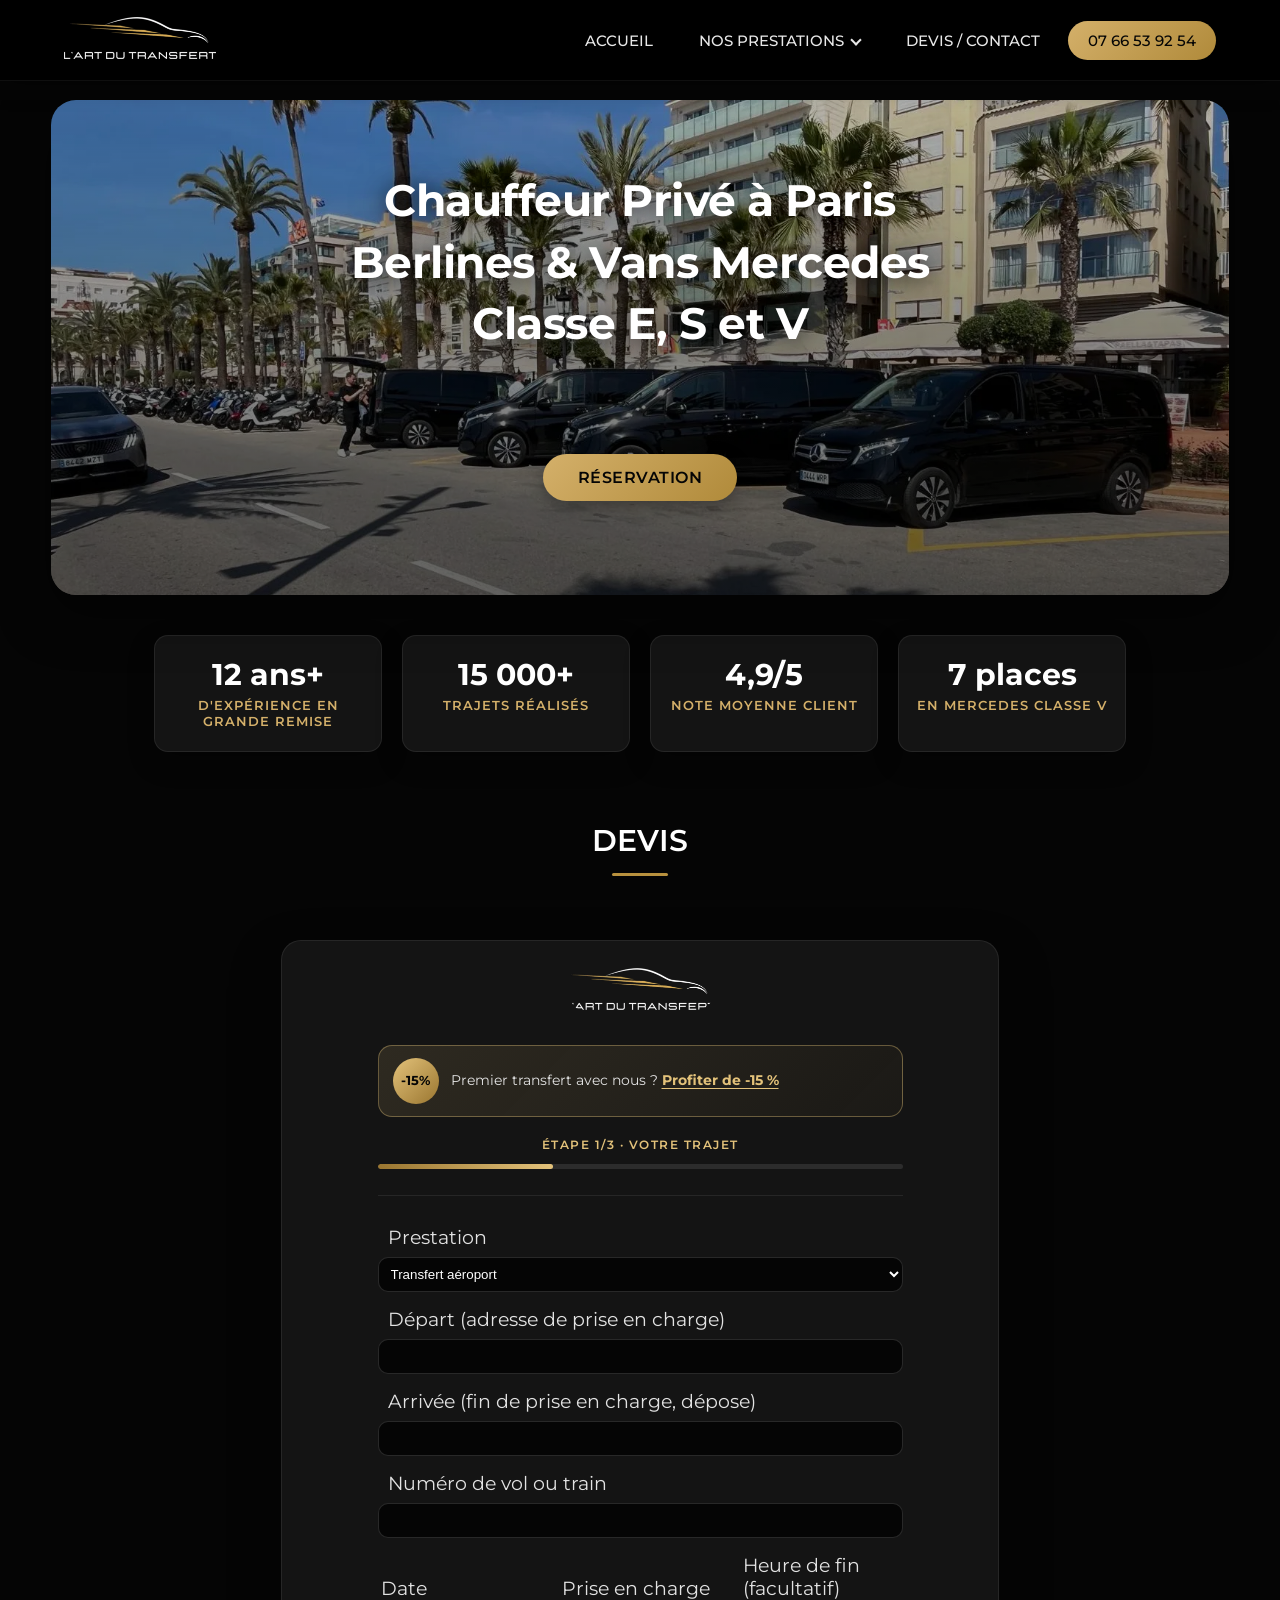
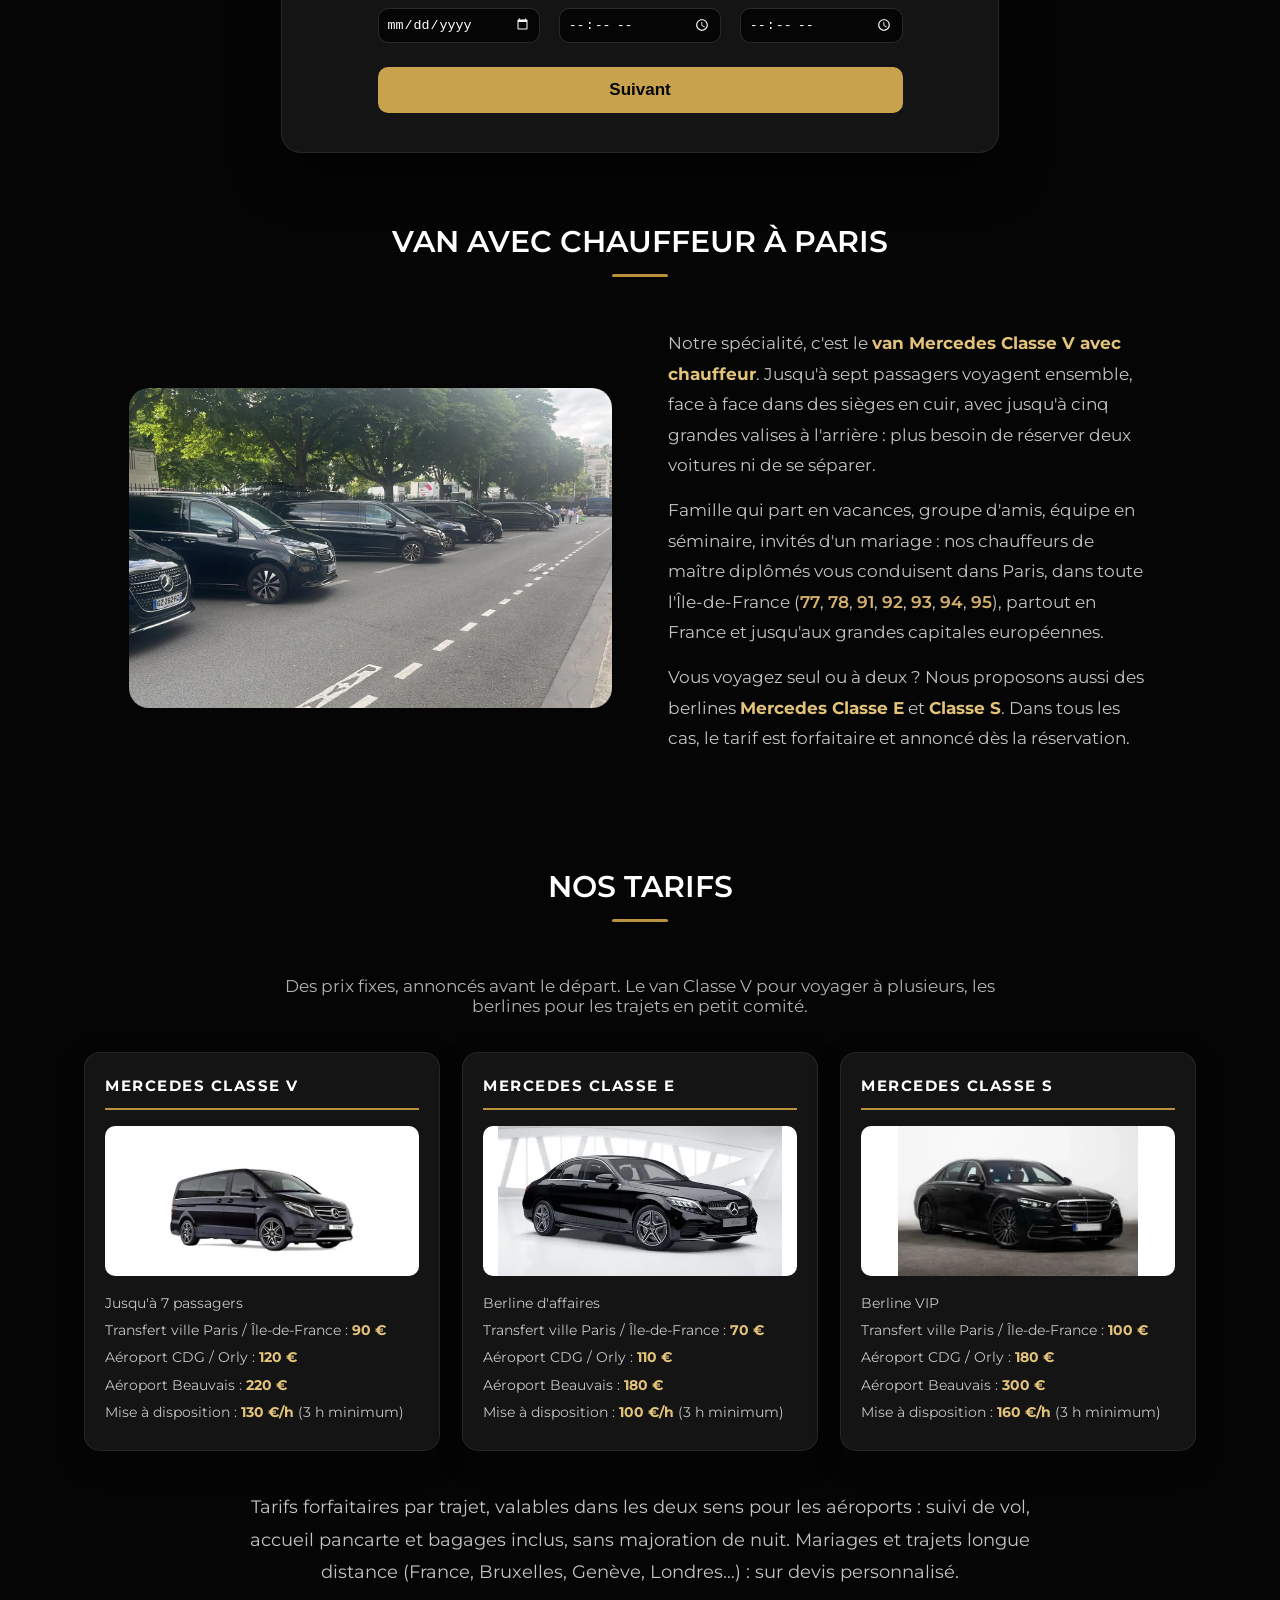
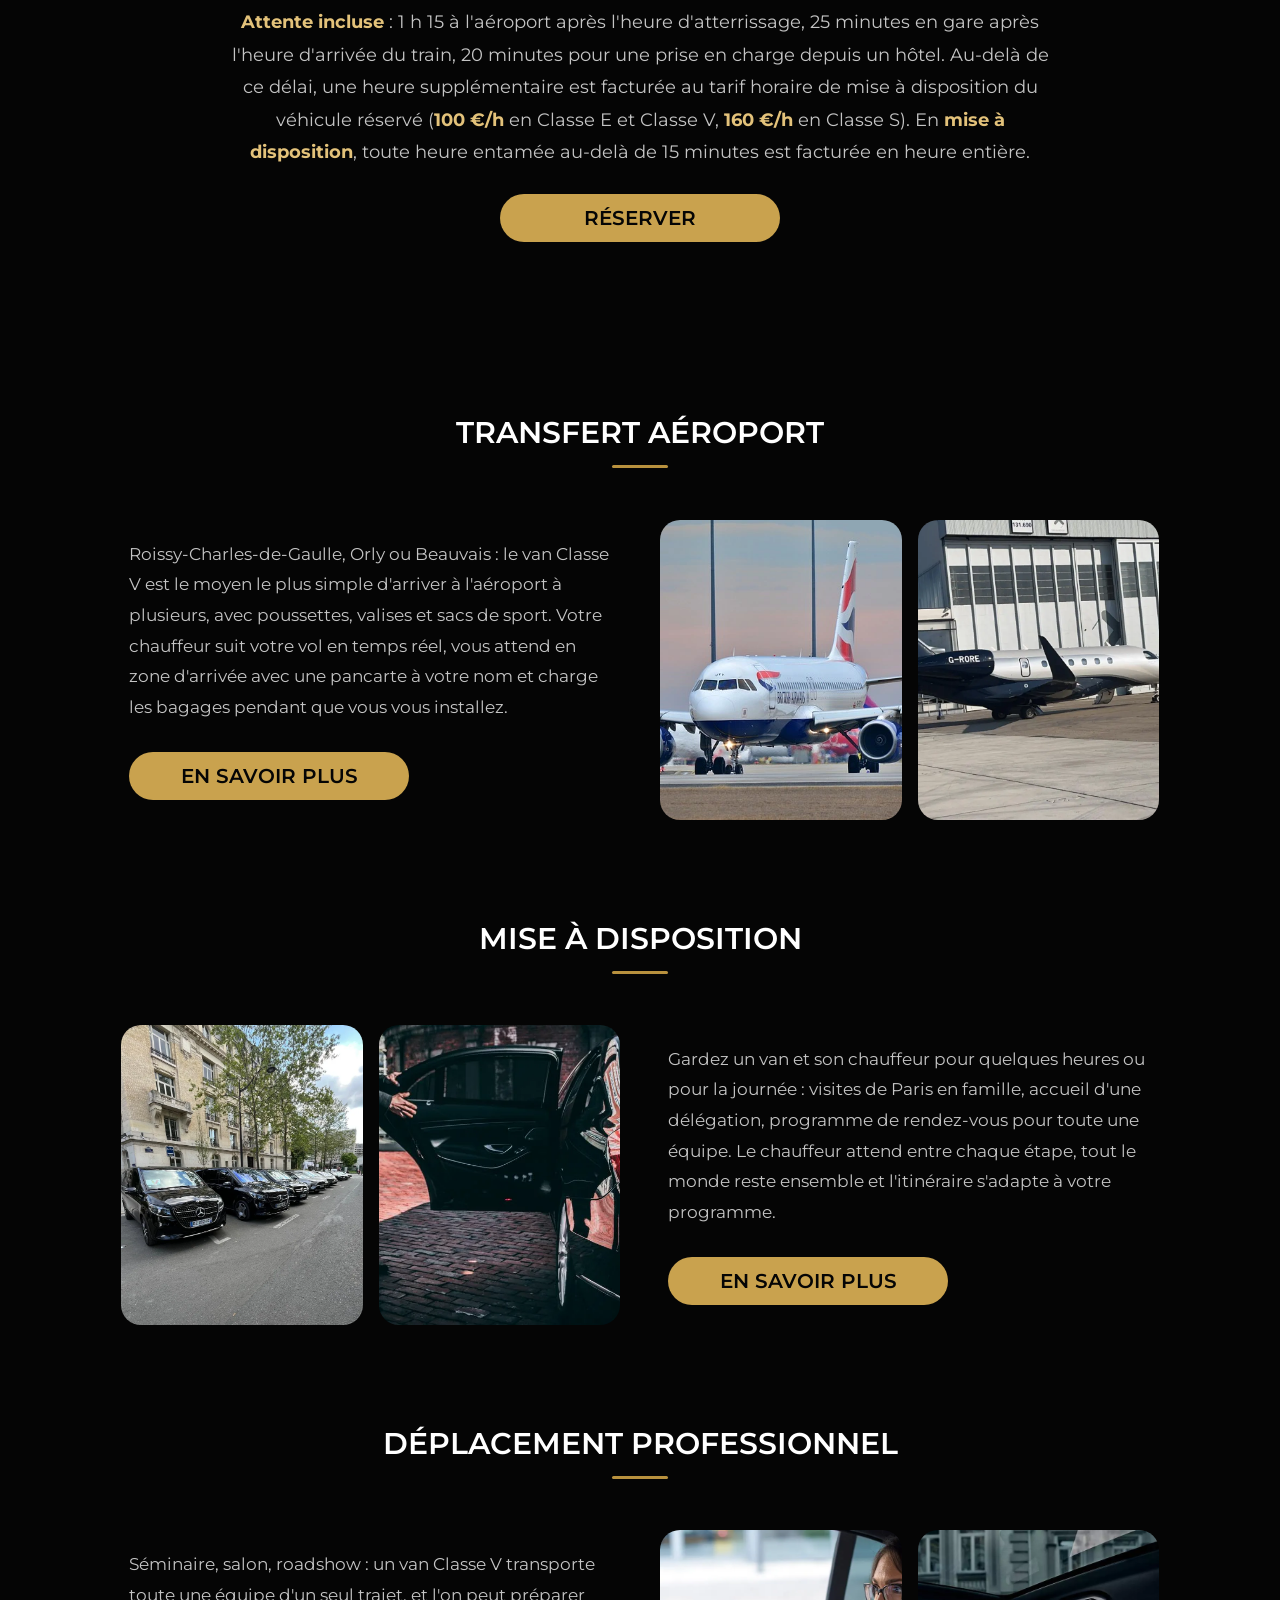
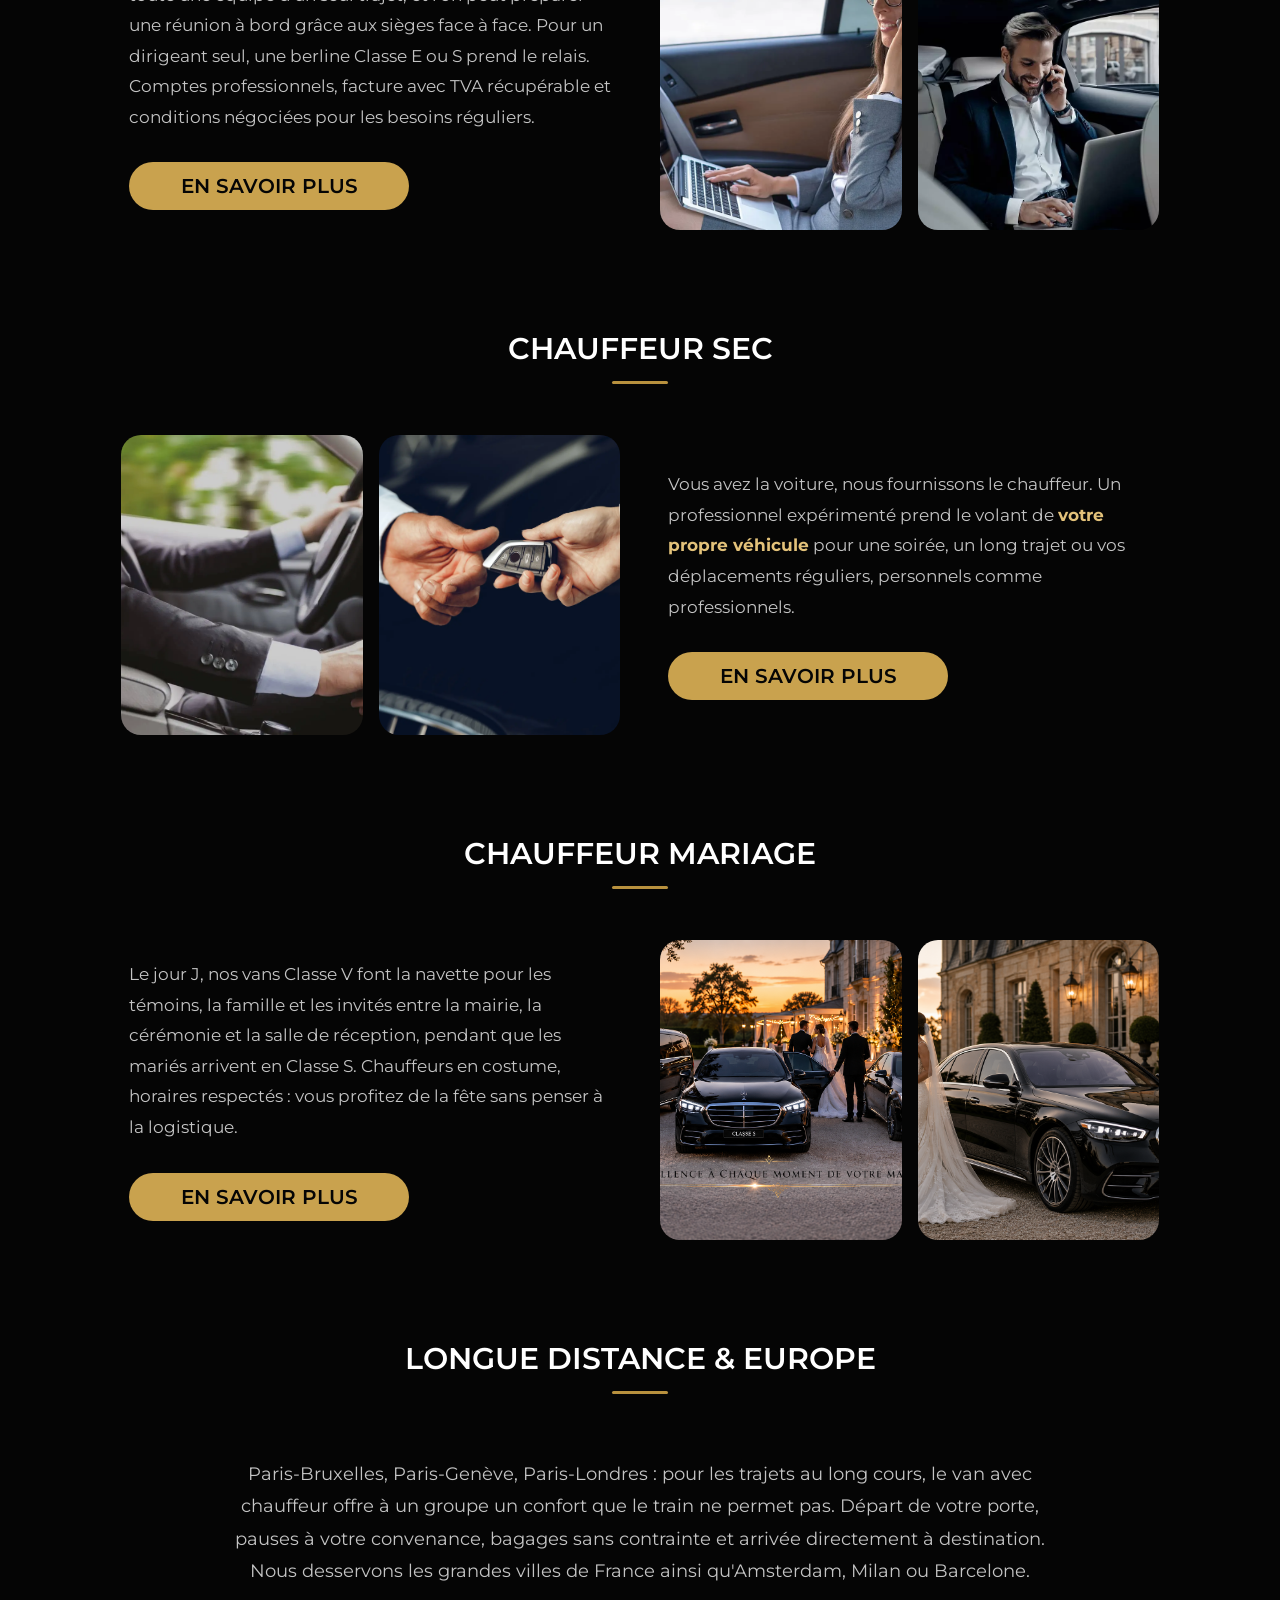
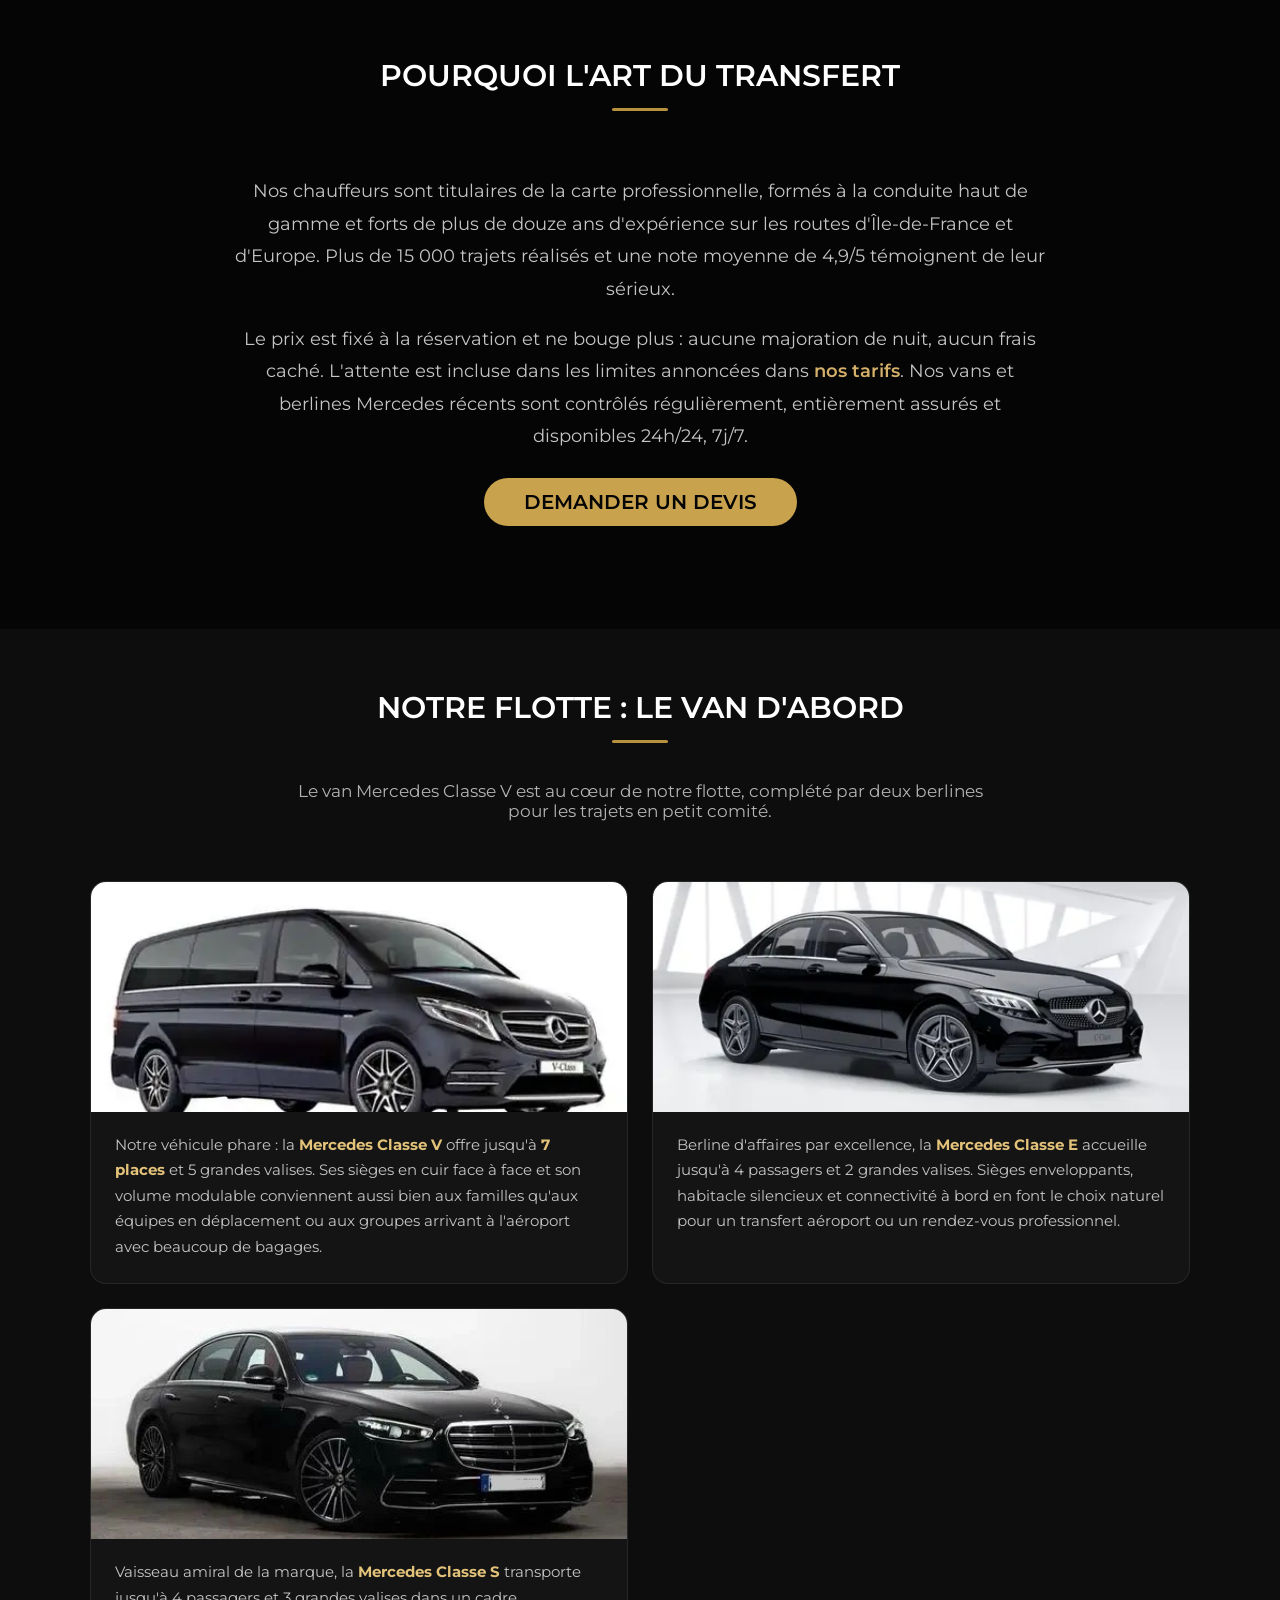
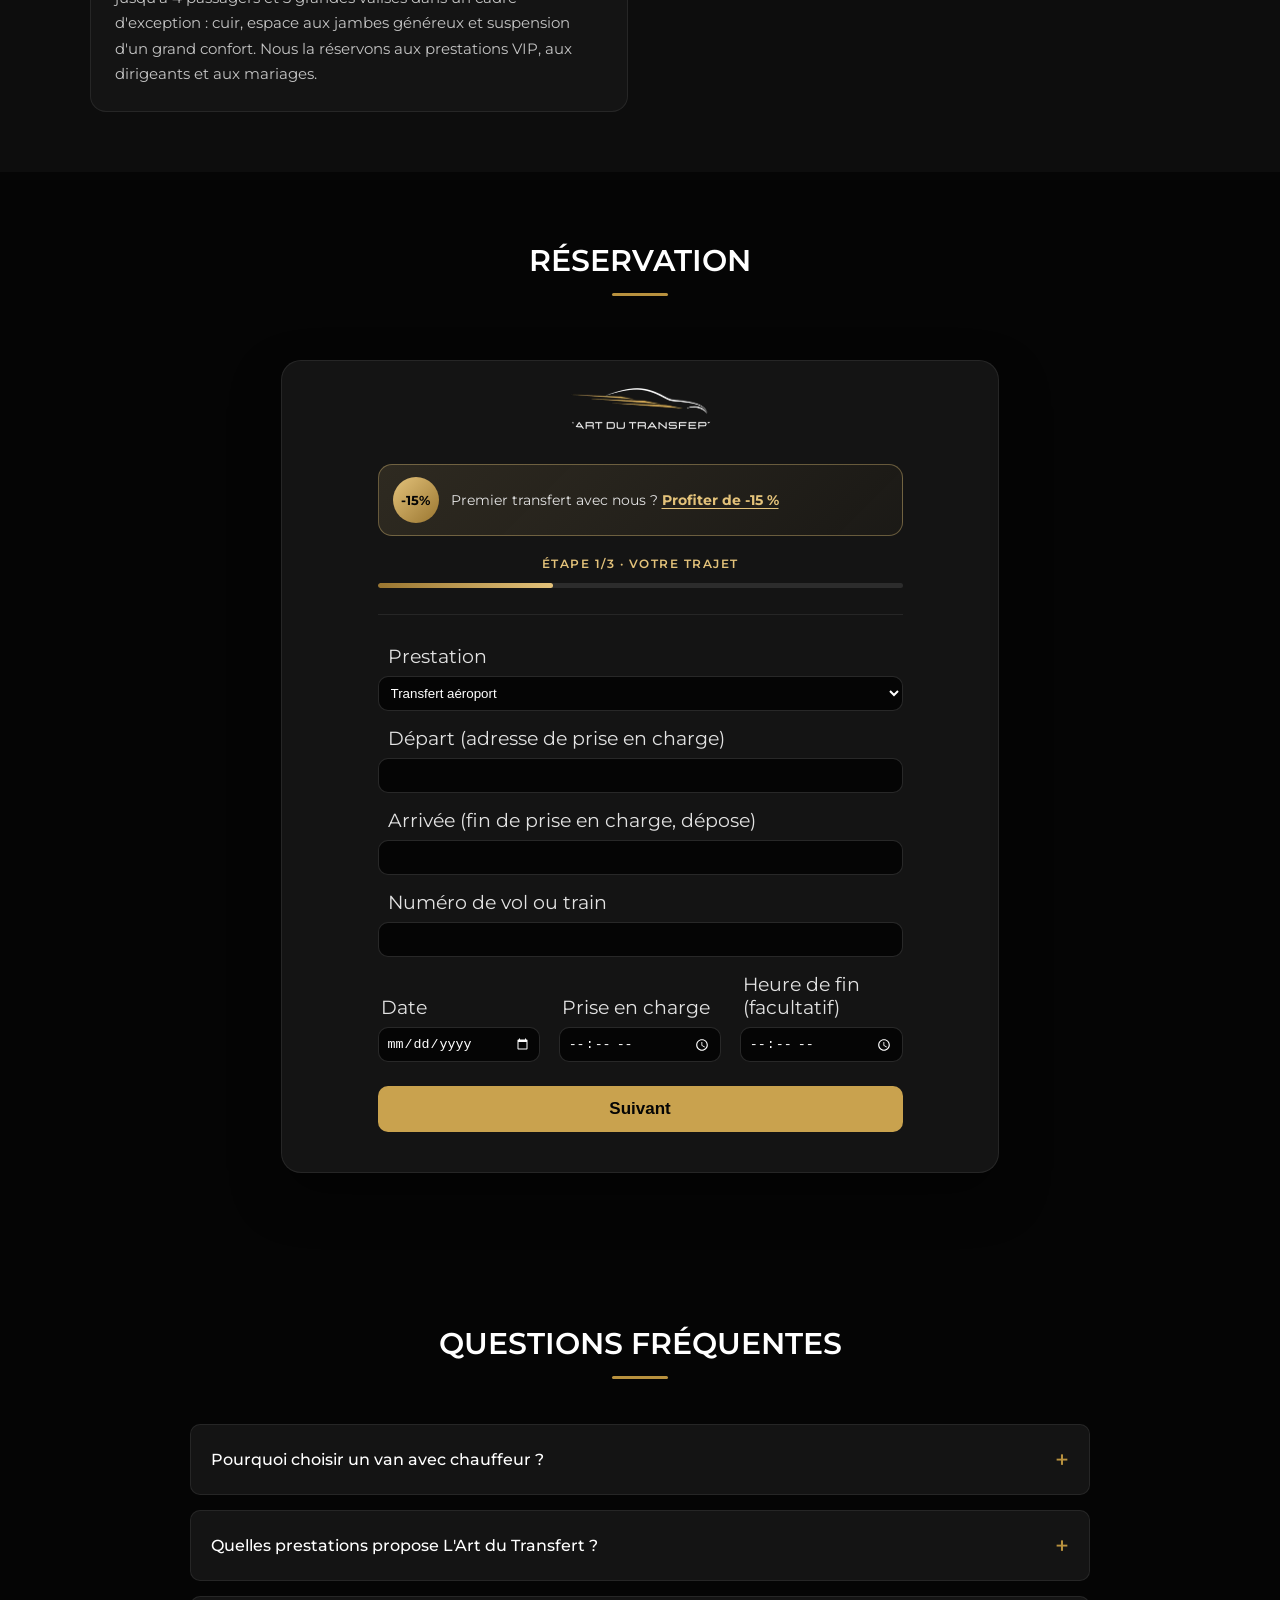
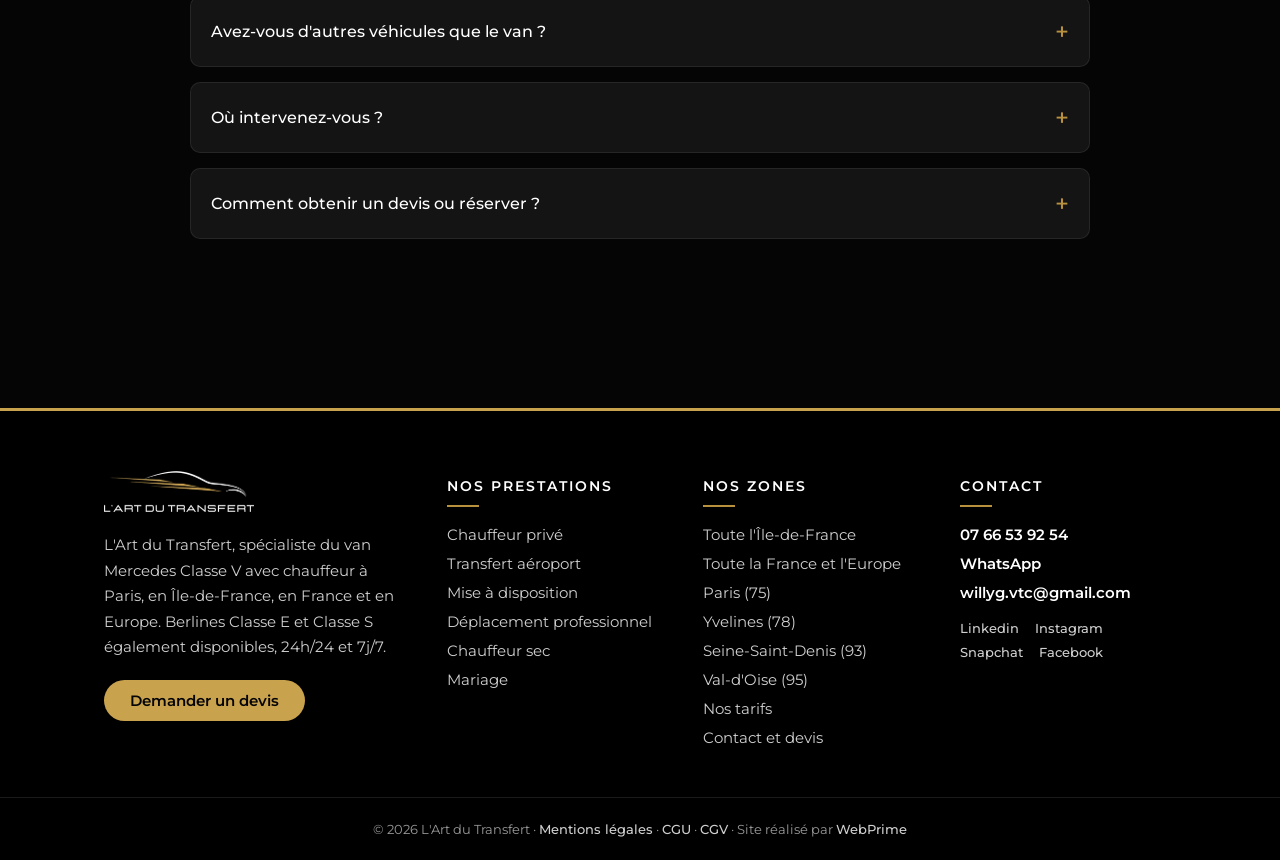
<file: index.html>
<!DOCTYPE html>
<html lang="fr">

<head>
    <meta charset="utf-8">
    <meta name="viewport" content="width=device-width, initial-scale=1" />
    <meta name="robots" content="index, follow">
    <link rel="canonical" href="https://art-du-transfert.fr/" />
    <meta name="description"
        content="Van Mercedes Classe V avec chauffeur à Paris : L&#x27;Art du Transfert transporte jusqu&#x27;à 7 passagers et leurs bagages vers CDG, Orly, Beauvais, en mariage ou partout en Europe. Berlines Classe E et S aussi disponibles.">
    <link href="style.css" rel="stylesheet">
    <title>Van avec Chauffeur Paris - Mercedes Classe V 7 Places | L'Art du Transfert</title>
    <link rel="icon" type="image/x-icon" href="./favicon.ico">
    <link rel="apple-touch-icon" type="image/png" sizes="96x96" href="./logo/apple-icon-96x96.png">
    <link rel="icon" type="image/png" sizes="32x32" href="./logo/android-icon-32x32.png">
    <meta name="msapplication-TileColor" content="#000000">
    <meta name="msapplication-TileImage" content="./logo/ms-icon-32x32.png">
    <meta name="msapplication-TileImage" content="./logo/ms-icon-96x96.png">
    <meta name="theme-color" content="#000000">
    <script type="application/ld+json">
    {
    "@context": "https://schema.org",
    "@type": "LimousineService",
    "name": "L'Art du Transfert",
    "description": "Van Mercedes Classe V avec chauffeur à Paris : L'Art du Transfert transporte jusqu'à 7 passagers et leurs bagages vers CDG, Orly, Beauvais, en mariage ou partout en Europe. Berlines Classe E et S aussi disponibles.",
    "email": "willyg.vtc@gmail.com",
    "url": "https://art-du-transfert.fr",
    "telephone": "+33766539254",
    "address": {
        "@type": "PostalAddress",
        "addressLocality": "Montfermeil",
        "addressRegion": "Île-de-France",
        "addressCountry": "FR"
    },
    "image": [
        "https://art-du-transfert.fr/aeroport-orly.webp",
        "https://art-du-transfert.fr/service-chauffeur.webp",
        "https://art-du-transfert.fr/deplacement-prof.webp",
        "https://art-du-transfert.fr/chauffeur-sans-voiture.webp",
        "https://art-du-transfert.fr/chauffeur-pour-mariage.webp"
    ],
    "hasOfferCatalog": {
        "@type": "OfferCatalog",
        "name": "Nos services de chauffeur privé",
        "itemListElement": [
            {
                "@type": "Offer",
                "itemOffered": {
                    "@type": "Service",
                    "name": "transfert aéroport",
                    "url": "https://art-du-transfert.fr/transfert-aeroport.html"
                }
            },
            {
                "@type": "Offer",
                "itemOffered": {
                    "@type": "Service",
                    "name": "navette aéroport",
                    "url": "https://art-du-transfert.fr/transfert-aeroport.html"
                }
            },
            {
                "@type": "Offer",
                "itemOffered": {
                    "@type": "Service",
                    "name": "déplacement professionnel",
                    "url": "https://art-du-transfert.fr/deplacements-professionnels.html"
                }
            },
            {
                "@type": "Offer",
                "itemOffered": {
                    "@type": "Service",
                    "name": "chauffeur privé",
                    "url": "https://art-du-transfert.fr/contact.html"
                }
            },
            {
                "@type": "Offer",
                "itemOffered": {
                    "@type": "Service",
                    "name": "voiture avec chauffeur",
                    "url": "https://art-du-transfert.fr/contact.html"
                }
            },
            {
                "@type": "Offer",
                "itemOffered": {
                    "@type": "Service",
                    "name": "mise à disposition avec chauffeur",
                    "url": "https://art-du-transfert.fr/mise-a-disposition-chauffeur.html"
                }
            },
            {
                "@type": "Offer",
                "itemOffered": {
                    "@type": "Service",
                    "name": "trajet longue distance France et Europe",
                    "url": "https://art-du-transfert.fr/chauffeur-prive-paris-75.html"
                }
            },
            {
                "@type": "Offer",
                "itemOffered": {
                    "@type": "Service",
                    "name": "mise à disposition",
                    "url": "https://art-du-transfert.fr/mise-a-disposition-chauffeur.html"
                }
            }
        ]
    },

    "areaServed": [
        { "@type": "AdministrativeArea", "name": "Île-de-France" },
        { "@type": "Country", "name": "France" },
        { "@type": "Place", "name": "Europe" }
    ]
    }
    </script>
    <script type="application/ld+json">
    {
        "@context": "https://schema.org",
        "@type": "FAQPage",
        "mainEntity": [
            {
                "@type": "Question",
                "name": "Pourquoi choisir un van avec chauffeur ?",
                "acceptedAnswer": {
                    "@type": "Answer",
                    "text": "Le van Mercedes Classe V permet de voyager jusqu'à sept, avec cinq grandes valises, dans un seul véhicule. Vous restez ensemble, vous ne réglez qu'un trajet et vous profitez de sièges en cuir face à face."
                }
            },
            {
                "@type": "Question",
                "name": "Quelles prestations propose L'Art du Transfert ?",
                "acceptedAnswer": {
                    "@type": "Answer",
                    "text": "Transferts aéroport vers CDG, Orly et Beauvais, mise à disposition à l'heure ou à la journée, déplacements d'entreprise, navettes de mariage, trajets longue distance en France et en Europe, ainsi qu'un service de chauffeur sec pour conduire votre propre véhicule."
                }
            },
            {
                "@type": "Question",
                "name": "Avez-vous d'autres véhicules que le van ?",
                "acceptedAnswer": {
                    "@type": "Answer",
                    "text": "Oui. Pour un ou deux passagers, nous proposons la berline Mercedes Classe E (4 passagers, 2 grandes valises) et la Mercedes Classe S (4 passagers, 3 grandes valises) pour les prestations VIP."
                }
            },
            {
                "@type": "Question",
                "name": "Où intervenez-vous ?",
                "acceptedAnswer": {
                    "@type": "Answer",
                    "text": "Dans Paris et toute l'Île-de-France (75, 77, 78, 91, 92, 93, 94, 95), partout en France et vers les grandes villes européennes comme Londres, Bruxelles, Genève, Amsterdam, Milan ou Barcelone."
                }
            },
            {
                "@type": "Question",
                "name": "Comment obtenir un devis ou réserver ?",
                "acceptedAnswer": {
                    "@type": "Answer",
                    "text": "Remplissez le formulaire de cette page avec votre trajet, la date, le nombre de passagers et de bagages : nous vous répondons rapidement avec un tarif forfaitaire. Vous pouvez aussi appeler le 07 66 53 92 54, écrire sur WhatsApp ou à willyg.vtc@gmail.com."
                }
            }
        ]
    }
    </script>
    <link href="https://fonts.googleapis.com/css2?family=Montserrat:wght@400;500;700&display=swap" rel="stylesheet">
    <link rel="preload" href="van-classe-v-hero.webp" as="image">
</head>

<body>
    <header>
        <nav class="navbar">
            <a href="https://art-du-transfert.fr/" class="logo-link">
                <img src="./logo/lart-du-transfert-dore.webp" alt="L'Art du Transfert, chauffeur privé et grande remise" title="L'Art du Transfert" class="logo" loading="lazy" decoding="async">
            </a>
            <input type="checkbox" id="nav-toggle" class="nav-toggle">
            <label for="nav-toggle" class="nav-burger">
                <span></span>
                <span></span>
                <span></span>
            </label>
            <ul class="nav-menu">
                <li class="nav-item">
                    <a href="https://art-du-transfert.fr/" title="chauffeur privé paris">ACCUEIL</a>
                </li>
                <li class="nav-item has-dropdown">
                    <input type="checkbox" id="dropdown-toggle" class="dropdown-toggle">
                    <label for="dropdown-toggle" class="dropdown-label">NOS PRESTATIONS <span class="arrow"></span></label>
                    <ul class="dropdown">
                        <li><a href="chauffeur-prive-paris-75.html" title="chauffeur privé paris">Chauffeur privé</a></li>
                        <li><a href="transfert-aeroport.html" title="transfert aéroport">Transfert Aéroport</a></li>
                        <li><a href="mise-a-disposition-chauffeur.html" title="mise à disposition avec chauffeur">Mise à Disposition</a></li>
                        <li><a href="deplacements-professionnels.html" title="chauffeur de luxe">Déplacement professionnel</a></li>
                        <li><a href="location-chauffeur-sans-voiture.html" title="chauffeur sec">Chauffeur Sec</a></li>
                        <li><a href="chauffeur-mariage.html" title="location voiture mariage avec chauffeur">Mariage</a></li>
                    </ul>
                </li>
                <li class="nav-item">
                    <a href="contact.html" title="devis chauffeur privé">DEVIS / CONTACT</a>
                </li>
                <li class="nav-item nav-cta">
                    <a href="tel:+33766539254" title="appeler L'Art du Transfert">07 66 53 92 54</a>
                </li>
            </ul>
        </nav>
    </header>
    <main>
        <div class="img-index">
            <img src="van-classe-v-hero.webp" alt="chauffeur privé Mercedes à Paris, berline et van" class="background-image">
            <h1><i>Chauffeur Privé à Paris<br>Berlines &amp; Vans Mercedes<br>Classe E, S et V</i></h1>
            <a class="bouton-1" href="contact.html" title="chauffeur privé">RÉSERVATION</a>
        </div>
        <section class="stats" aria-label="L'Art du Transfert en chiffres">
            <div class="stat"><strong>12 ans+</strong><span>D'expérience en grande remise</span></div>
            <div class="stat"><strong>15 000+</strong><span>Trajets réalisés</span></div>
            <div class="stat"><strong>4,9/5</strong><span>Note moyenne client</span></div>
            <div class="stat"><strong>7 places</strong><span>En Mercedes Classe V</span></div>
        </section>
        <h2>DEVIS</h2>
        <div class="form-container">
            <div class="image-container">
                <img src="./logo/lart-du-transfert-dore-300.webp" alt="L'Art du Transfert chauffeur privé Paris" title="L'Art du Transfert" loading="lazy" decoding="async">
            </div>
            <form id="contactForm" action="https://webprime.app/webhook/contact/122df4dd24c7aa04f24c69896a1f8dae76427f45d6d30b6a4fad8a621d08f224" method="POST" onsubmit="return sendBoth(event)">
                <div class="hp-wrap">
                    <label for="website">Votre site web :</label>
                    <input type="text" id="website" name="_honey" autocomplete="off">
                </div>

                <div class="form-progress">
                    <div class="form-progress-bar"><span id="formProgressFill"></span></div>
                    <div class="form-progress-label">Étape <span id="formStepNum">1</span>/3 &middot; <span id="formStepName">Votre trajet</span></div>
                </div>

                <div class="form-step" data-name="Votre trajet">
                    <label for="prestation">Prestation</label>
                    <select id="prestation" name="prestation">
                        <option value="Transfert aeroport">Transfert aéroport</option>
                        <option value="Mise a disposition">Mise à disposition</option>
                        <option value="Deplacement pro">Déplacement professionnel</option>
                        <option value="Trajet Prive">Trajet Privé</option>
                        <option value="Chauffeur Sec">Chauffeur Sec</option>
                        <option value="Mariage">Mariage</option>
                        <option value="Longue distance">Longue distance / Europe</option>
                        <option value="Tourisme">Tourisme</option>
                        <option value="Autre">Autre</option>
                    </select>

                    <label for="departure1">Départ (adresse de prise en charge)</label>
                    <input type="text" id="departure1" name="lieu_depart" required>

                    <label for="arrival1">Arrivée (fin de prise en charge, dépose)</label>
                    <input type="text" id="arrival1" name="lieu_arrivee" required>

                    <label for="numero">Numéro de vol ou train</label>
                    <input type="text" id="numero" name="numero">

                    <div class="inline-container">
                        <div class="inline-item">
                            <label for="date">Date</label>
                            <input type="date" id="date" name="date" required>
                        </div>
                        <div class="inline-item">
                            <label for="heure">Prise en charge</label>
                            <input type="time" id="heure" name="heure" required>
                        </div>
                        <div class="inline-item">
                            <label for="heure_fin">Heure de fin (facultatif)</label>
                            <input type="time" id="heure_fin" name="heure_fin">
                        </div>
                    </div>
                </div>

                <div class="form-step" data-name="Passagers &amp; bagages">
                    <div class="inline-container">
                        <div class="inline-item">
                            <label for="passengers">Adultes</label>
                            <select id="passengers" name="passagers">
                                <option value="1">1</option>
                                <option value="2">2</option>
                                <option value="3">3</option>
                                <option value="4">4</option>
                                <option value="5">5</option>
                                <option value="6">6</option>
                                <option value="7">7</option>
                            </select>
                        </div>
                        <div class="inline-item">
                            <label for="children">Enfants</label>
                            <select id="children" name="enfants">
                                <option value="0">0</option>
                                <option value="1">1</option>
                                <option value="2">2</option>
                                <option value="3">3</option>
                            </select>
                        </div>
                    </div>

                    <div class="inline-container">
                        <div class="inline-item">
                            <label for="luggage">Bagages</label>
                            <select id="luggage" name="bagages">
                                <option value="0">0</option>
                                <option value="1">1</option>
                                <option value="2">2</option>
                                <option value="3">3</option>
                                <option value="4">4</option>
                                <option value="5">5</option>
                                <option value="6">6</option>
                                <option value="7">7</option>
                                <option value="8">8</option>
                            </select>
                        </div>
                        <div class="inline-item">
                            <label for="car-seats">Sièges auto</label>
                            <select id="car-seats" name="sieges_auto">
                                <option value="0">0</option>
                                <option value="1">1</option>
                                <option value="2">2</option>
                                <option value="3">3</option>
                            </select>
                        </div>
                        <div class="inline-item">
                            <label for="rehausseur">Rehausseur</label>
                            <select id="rehausseur" name="rehausseur">
                                <option value="0">0</option>
                                <option value="1">1</option>
                                <option value="2">2</option>
                                <option value="3">3</option>
                            </select>
                        </div>
                    </div>
                </div>

                <div class="form-step" data-name="Vos coordonnées">
                    <label for="name">Nom / Prénom</label>
                    <input type="text" id="name" name="nom" required pattern="[A-Za-zÀ-ÿ' -]{2,60}" title="Indiquez votre nom (lettres uniquement, 2 à 60 caractères)">

                    <label for="tel">Téléphone :</label>
                    <input type="tel" id="tel" name="tel" pattern="(?:0[1-9](?:[ .\-]?\d{2}){4}|(?:\+|00)[ .]?[1-9](?:[ .\(\)\-]{0,2}\d){6,16})" maxlength="25" inputmode="tel" title="Numéro français (06 12 34 56 78) ou étranger avec l’indicatif du pays (+34, +44, +1, +212, +971…)" required>

                    <label for="email">Email</label>
                    <input type="email" id="email" name="email" required>

                    <label for="comments">Commentaires</label>
                    <textarea id="comments" name="commentaires" rows="4"></textarea>
                </div>

                <div class="form-nav">
                    <button type="button" class="form-prev" id="formPrev">Précédent</button>
                    <button type="button" class="form-next" id="formNext">Suivant</button>
                    <button type="submit" class="form-submit" id="formSubmit">ENVOYER</button>
                </div>
            </form>
            <div class="contact-thanks" style="display:none; padding: 30px 20px; background-color: #111111; border: 2px solid #c9a24e; border-radius: 8px; text-align: center; margin-top: 20px;">
                <h3 style="color: #e3c27a; margin: 0 0 10px 0;">Merci pour votre demande !</h3>
                <p style="margin: 0; color: #ffffff; font-size: 1.05em;">Nous vous recontactons rapidement.</p>
            </div>
        </div>
        <section>
            <h2>VAN AVEC CHAUFFEUR À PARIS</h2>
            <div class="service-prive">
                <img src="van-mercedes-classe-v-chauffeur.webp" alt="vans Mercedes Classe V avec chauffeur" title="L'Art du Transfert van avec chauffeur" loading="lazy" decoding="async">
            </div>
            <div class="texte1">
                <p>
                    Notre spécialité, c'est le <strong>van Mercedes Classe V avec chauffeur</strong>. Jusqu'à
                    sept passagers voyagent ensemble, face à face dans des sièges en cuir, avec jusqu'à cinq
                    grandes valises à l'arrière : plus besoin de réserver deux voitures ni de se séparer.
                </p>
                <p>
                    Famille qui part en vacances, groupe d'amis, équipe en séminaire, invités d'un mariage :
                    nos chauffeurs de maître diplômés vous conduisent dans Paris, dans toute l'Île-de-France
                    (<a href="contact.html">77</a>, <a href="chauffeur-prive-78.html">78</a>, <a href="contact.html">91</a>, <a href="contact.html">92</a>, <a href="chauffeur-prive-93.html">93</a>, <a href="contact.html">94</a>, <a href="chauffeur-prive-95.html">95</a>),
                    partout en France et jusqu'aux grandes capitales européennes.
                </p>
                <p>
                    Vous voyagez seul ou à deux ? Nous proposons aussi des berlines <strong>Mercedes Classe E</strong>
                    et <strong>Classe S</strong>. Dans tous les cas, le tarif est forfaitaire et annoncé dès la réservation.
                </p>
            </div>
        </section>
        <section id="tarifs">
            <h2>NOS TARIFS</h2>
            <p class="section-intro">Des prix fixes, annoncés avant le départ. Le van Classe V pour voyager à plusieurs, les berlines pour les trajets en petit comité.</p>
        </section>
        <div class="p-slide">
            <div class="slide">
                <p><strong class="strong-pvtc">MERCEDES CLASSE V</strong>
                    <img src="van.webp" alt="tarif van Mercedes Classe V avec chauffeur">
                    Jusqu'à 7 passagers <br>
                    Transfert ville Paris / Île-de-France : <strong>90 €</strong> <br>
                    Aéroport CDG / Orly : <strong>120 €</strong> <br>
                    Aéroport Beauvais : <strong>220 €</strong> <br>
                    Mise à disposition : <strong>130 €/h</strong> (3 h minimum)
                </p>
            </div>
            <div class="slide">
                <p><strong class="strong-pvtc">MERCEDES CLASSE E</strong>
                    <img src="classe-e-berline.webp" alt="tarif Mercedes Classe E avec chauffeur">
                    Berline d'affaires <br>
                    Transfert ville Paris / Île-de-France : <strong>70 €</strong> <br>
                    Aéroport CDG / Orly : <strong>110 €</strong> <br>
                    Aéroport Beauvais : <strong>180 €</strong> <br>
                    Mise à disposition : <strong>100 €/h</strong> (3 h minimum)
                </p>
            </div>
            <div class="slide">
                <p><strong class="strong-pvtc">MERCEDES CLASSE S</strong>
                    <img src="mercedes-classe-s.webp" alt="tarif Mercedes Classe S avec chauffeur">
                    Berline VIP <br>
                    Transfert ville Paris / Île-de-France : <strong>100 €</strong> <br>
                    Aéroport CDG / Orly : <strong>180 €</strong> <br>
                    Aéroport Beauvais : <strong>300 €</strong> <br>
                    Mise à disposition : <strong>160 €/h</strong> (3 h minimum)
                </p>
            </div>
        </div>
        <div class="texte1">
            <p>Tarifs forfaitaires par trajet, valables dans les deux sens pour les aéroports : suivi de vol, accueil pancarte et bagages inclus, sans majoration de nuit. Mariages et trajets longue distance (France, Bruxelles, Genève, Londres…) : sur devis personnalisé.</p>
            <p><strong>Attente incluse</strong> : 1 h 15 à l'aéroport après l'heure d'atterrissage, 25 minutes en gare après l'heure d'arrivée du train, 20 minutes pour une prise en charge depuis un hôtel. Au-delà de ce délai, une heure supplémentaire est facturée au tarif horaire de mise à disposition du véhicule réservé (<strong>100 €/h</strong> en Classe E et Classe V, <strong>160 €/h</strong> en Classe S). En <strong>mise à disposition</strong>, toute heure entamée au-delà de 15 minutes est facturée en heure entière.</p>
        </div>
        <a class="bouton-3" href="contact.html" title="réserver un van avec chauffeur">RÉSERVER</a>
        <section>
            <h2>TRANSFERT AÉROPORT</h2>
            <div class="services-pc">
                <img src="aeroport-orly.webp" alt="navette aéroport" title="transfert aéroport" loading="lazy"
                    decoding="async">
                <img src="avion-prive.webp" alt="aéroport paris" title="transfert aéroport" loading="lazy"
                    decoding="async">
            </div>
            <div class="services-mob">
                <img src="aeroport-orly.webp" alt="navette orly paris" title="transfert aéroport" loading="lazy"
                    decoding="async">
            </div>
            <div class="texte1">
                <p> Roissy-Charles-de-Gaulle, Orly ou Beauvais : le van Classe V est le moyen le plus simple
                    d'arriver à l'aéroport à plusieurs, avec poussettes, valises et sacs de sport. Votre chauffeur suit
                    votre vol en temps réel, vous attend en zone d'arrivée avec une pancarte à votre nom et charge
                    les bagages pendant que vous vous installez. </p>
            </div>
            <a class="bouton-3" href="transfert-aeroport.html" title="transfert aéroport Paris">EN SAVOIR PLUS</a>
        </section>
        <section>
            <h2>MISE À DISPOSITION</h2>
            <div class="services-pc">
                <img src="van-classe-v-paris.webp" alt="van Classe V à disposition à Paris"
                    title="mise à disposition" loading="lazy" decoding="async">
                <img src="service-chauffeur.webp" alt="mise à disposition chauffeur"
                    title="chauffeur privé mise à disposition" loading="lazy" decoding="async">
            </div>
            <div class="services-mob">
                <img src="service-chauffeur.webp" alt="mise à disposition avec chauffeur" title="mise à disposition avec chauffeur"
                    loading="lazy" decoding="async">
            </div>
            <div class="texte1">
                <p> Gardez un van et son chauffeur pour quelques heures ou pour la journée : visites de Paris en
                    famille, accueil d'une délégation, programme de rendez-vous pour toute une équipe. Le chauffeur
                    attend entre chaque étape, tout le monde reste ensemble et l'itinéraire s'adapte à votre
                    programme. </p>
            </div>
            <a class="bouton-3" href="mise-a-disposition-chauffeur.html" title="mise à disposition avec chauffeur">EN SAVOIR PLUS</a>
        </section>
        <section>
            <h2>DÉPLACEMENT PROFESSIONNEL</h2>
            <div class="services-pc">
                <img src="deplacement-pro.webp" alt="chauffeur déplacement professionnel" title="déplacements professionnels"
                    loading="lazy" decoding="async">
                <img src="deplacement-prof.webp" alt="berline avec chauffeur" title="déplacements professionnels" loading="lazy"
                    decoding="async">
            </div>
            <div class="services-mob">
                <img src="deplacement-prof.webp" alt="chauffeur affaires Paris" title="déplacements professionnels"
                    loading="lazy" decoding="async">
            </div>
            <div class="texte1">
                <p> Séminaire, salon, roadshow : un van Classe V transporte toute une équipe d'un seul trajet, et
                    l'on peut préparer une réunion à bord grâce aux sièges face à face. Pour un dirigeant seul, une
                    berline Classe E ou S prend le relais. Comptes professionnels, facture avec TVA récupérable et
                    conditions négociées pour les besoins réguliers. </p>
            </div>
            <a class="bouton-3" href="deplacements-professionnels.html" title="chauffeur déplacement professionnel">EN SAVOIR PLUS</a>
        </section>
        <section>
            <h2>CHAUFFEUR SEC</h2>
            <div class="services-pc">
                <img src="chauffeur-sans-vehicule.webp" alt="chauffeur sec au volant de votre véhicule"
                    title="chauffeur sans voiture" loading="lazy" decoding="async">
                <img src="chauffeur-sans-voiture.webp" alt="chauffeur privé pour votre voiture"
                    title="chauffeur sec Paris" loading="lazy" decoding="async">
            </div>
            <div class="services-mob">
                <img src="chauffeur-sans-voiture.webp" alt="chauffeur sec Paris"
                    title="chauffeur pour votre véhicule" loading="lazy" decoding="async">
            </div>
            <div class="texte1">
                <p>Vous avez la voiture, nous fournissons le chauffeur. Un professionnel expérimenté prend le volant
                    de <strong>votre propre véhicule</strong> pour une soirée, un long trajet ou vos déplacements
                    réguliers, personnels comme professionnels.</p>
            </div>
            <a class="bouton-3" href="location-chauffeur-sans-voiture.html" title="chauffeur sec">EN SAVOIR PLUS</a>
        </section>
        <section>
            <h2>CHAUFFEUR MARIAGE</h2>
            <div class="services-pc">
                <img src="chauffeur-mariage-paris.webp" alt="voiture de mariage avec chauffeur"
                    title="location voiture mariage avec chauffeur" loading="lazy" decoding="async">
                <img src="chauffeur-pour-mariage.webp" alt="Mercedes de mariage avec chauffeur"
                    title="location voiture de luxe mariage" loading="lazy" decoding="async">
            </div>
            <div class="services-mob">
                <img src="chauffeur-pour-mariage.webp" alt="location voiture avec chauffeur mariage"
                    title="location de voiture de mariage avec chauffeur" loading="lazy" decoding="async">
            </div>
            <div class="texte1">
                <p> Le jour J, nos vans Classe V font la navette pour les témoins, la famille et les invités entre
                    la mairie, la cérémonie et la salle de réception, pendant que les mariés arrivent en Classe S.
                    Chauffeurs en costume, horaires respectés : vous profitez de la fête sans penser à la logistique. </p>
            </div>
            <a class="bouton-3" href="chauffeur-mariage.html"
            title="voiture de mariage avec chauffeur">EN SAVOIR PLUS</a>
        </section>
        <section>
            <h2>LONGUE DISTANCE &amp; EUROPE</h2>
            <div class="texte1">
                <p>Paris-Bruxelles, Paris-Genève, Paris-Londres : pour les trajets au long cours, le van avec
                    chauffeur offre à un groupe un confort que le train ne permet pas. Départ de votre porte, pauses à votre
                    convenance, bagages sans contrainte et arrivée directement à destination.
                    Nous desservons les grandes villes de France ainsi qu'Amsterdam, Milan ou Barcelone.</p>
            </div>
            <h2>POURQUOI L'ART DU TRANSFERT</h2>
            <div class="texte1">
                <p>Nos chauffeurs sont titulaires de la carte professionnelle, formés à la conduite haut de gamme et forts
                    de plus de douze ans d'expérience sur les routes d'Île-de-France et d'Europe. Plus de
                    15 000 trajets réalisés et une note moyenne de 4,9/5 témoignent de leur sérieux.</p>
                <p>Le prix est fixé à la réservation et ne bouge plus : aucune majoration de nuit, aucun frais
                    caché. L'attente est incluse dans les limites annoncées dans
                    <a href="index.html#tarifs">nos tarifs</a>. Nos vans et berlines Mercedes récents sont
                    contrôlés régulièrement, entièrement assurés et disponibles 24h/24, 7j/7.</p>
            </div>
        </section>
        <a class="bouton-3" href="contact.html" title="devis chauffeur privé">DEMANDER UN DEVIS</a>
        <section class="fleet-section" id="flotte">
            <h2>NOTRE FLOTTE : LE VAN D'ABORD</h2>
            <p class="section-intro">Le van Mercedes Classe V est au cœur de notre flotte, complété par deux berlines pour les trajets en petit comité.</p>
            <div class="vehi-index">
                <div class="nos-vehicules-pc">
                    <a href="https://www.alliance.mercedes-benz.fr/passengercars/models/classe-v.html" target="_blank"
                        title="chauffeur mercedes"><img src="van.webp" alt="mercedes avec chauffeur" loading="lazy"
                            decoding="async"></a>
                </div>
                <div class="nos-vehicules-mob">
                    <div class="nos-vehicules">
                        <a href="https://www.alliance.mercedes-benz.fr/passengercars/models/classe-v.html"
                            target="_blank" title="chauffeur mercedes"><img src="van.webp" alt="réservation chauffeur"
                                loading="lazy" decoding="async"></a>
                    </div>
                </div>
                <div class="texte1">
                    <p>Notre véhicule phare : la <strong>Mercedes Classe V</strong> offre jusqu'à
                        <strong>7 places</strong> et 5 grandes valises. Ses sièges en cuir face à face et son volume
                        modulable conviennent aussi bien aux familles qu'aux équipes en déplacement ou aux groupes
                        arrivant à l'aéroport avec beaucoup de bagages.</p>
                </div>
            </div>            <div class="vehi-index">
                <div class="nos-vehicules-pc">
                    <a href="https://www.mercedes-benz.fr/passengercars/models/saloon/e-class/overview.html"
                        target="_blank" title="chauffeur mercedes"><img src="classe-e-berline.webp"
                            alt="mercedes avec chauffeur" loading="lazy" decoding="async"></a>
                </div>
                <div class="nos-vehicules-mob">
                    <div class="nos-vehicules">
                        <a href="https://www.mercedes-benz.fr/passengercars/models/saloon/e-class/overview.html"
                            target="_blank" title="chauffeur mercedes"><img src="classe-e-berline.webp"
                                alt="réservation chauffeur" loading="lazy" decoding="async"></a>
                    </div>
                </div>
                <div class="texte1">
                    <p>Berline d'affaires par excellence, la <strong>Mercedes Classe E</strong> accueille jusqu'à
                        4 passagers et 2 grandes valises. Sièges enveloppants, habitacle silencieux et connectivité
                        à bord en font le choix naturel pour un transfert aéroport ou un rendez-vous professionnel.</p>
                </div>
            </div>
            <div class="vehi-index">
                <div class="nos-vehicules-pc">
                    <a href="https://www.mercedes-benz.fr/passengercars/models/saloon/s-class/overview.html"
                        target="_blank" title="chauffeur mercedes"><img src="mercedes-classe-s.webp"
                            alt="mercedes avec chauffeur" loading="lazy" decoding="async"></a>
                </div>
                <div class="nos-vehicules-mob">
                    <div class="nos-vehicules">
                        <a href="https://www.mercedes-benz.fr/passengercars/models/saloon/s-class/overview.html"
                            target="_blank" title="chauffeur mercedes"><img src="mercedes-classe-s.webp"
                                alt="réservation chauffeur" loading="lazy" decoding="async"></a>
                    </div>
                </div>
                <div class="texte1">
                    <p>Vaisseau amiral de la marque, la <strong>Mercedes Classe S</strong> transporte jusqu'à
                        4 passagers et 3 grandes valises dans un cadre d'exception : cuir, espace aux jambes généreux
                        et suspension d'un grand confort. Nous la réservons aux prestations VIP, aux dirigeants et
                        aux mariages.</p>
                </div>
            </div>
        </section>
        <h2>RÉSERVATION</h2>
          <div class="form-container">
            <div class="image-container">
                <img src="./logo/lart-du-transfert-dore-300.webp" alt="L'Art du Transfert chauffeur privé Paris" title="L'Art du Transfert" loading="lazy" decoding="async">
            </div>
            <form id="contactForm2" action="https://webprime.app/webhook/contact/122df4dd24c7aa04f24c69896a1f8dae76427f45d6d30b6a4fad8a621d08f224" method="POST" onsubmit="return sendBoth(event)">
                <div class="hp-wrap">
                    <label for="website2">Votre site web :</label>
                    <input type="text" id="website2" name="_honey" autocomplete="off">
                </div>

                <div class="form-progress">
                    <div class="form-progress-bar"><span id="formProgressFill2"></span></div>
                    <div class="form-progress-label">Étape <span id="formStepNum2">1</span>/3 &middot; <span id="formStepName2">Votre trajet</span></div>
                </div>

                <div class="form-step" data-name="Votre trajet">
                    <label for="prestation2">Prestation</label>
                    <select id="prestation2" name="prestation">
                        <option value="Transfert aeroport">Transfert aéroport</option>
                        <option value="Mise a disposition">Mise à disposition</option>
                        <option value="Deplacement pro">Déplacement professionnel</option>
                        <option value="Trajet Prive">Trajet Privé</option>
                        <option value="Chauffeur Sec">Chauffeur Sec</option>
                        <option value="Mariage">Mariage</option>
                        <option value="Longue distance">Longue distance / Europe</option>
                        <option value="Tourisme">Tourisme</option>
                        <option value="Autre">Autre</option>
                    </select>

                    <label for="departure2">Départ (adresse de prise en charge)</label>
                    <input type="text" id="departure2" name="lieu_depart" required>

                    <label for="arrival2">Arrivée (fin de prise en charge, dépose)</label>
                    <input type="text" id="arrival2" name="lieu_arrivee" required>

                    <label for="numero2">Numéro de vol ou train</label>
                    <input type="text" id="numero2" name="numero">

                    <div class="inline-container">
                        <div class="inline-item">
                            <label for="date2">Date</label>
                            <input type="date" id="date2" name="date" required>
                        </div>
                        <div class="inline-item">
                            <label for="heure2">Prise en charge</label>
                            <input type="time" id="heure2" name="heure" required>
                        </div>
                        <div class="inline-item">
                            <label for="heure_fin2">Heure de fin (facultatif)</label>
                            <input type="time" id="heure_fin2" name="heure_fin">
                        </div>
                    </div>
                </div>

                <div class="form-step" data-name="Passagers &amp; bagages">
                    <div class="inline-container">
                        <div class="inline-item">
                            <label for="passengers2">Adultes</label>
                            <select id="passengers2" name="passagers">
                                <option value="1">1</option>
                                <option value="2">2</option>
                                <option value="3">3</option>
                                <option value="4">4</option>
                                <option value="5">5</option>
                                <option value="6">6</option>
                                <option value="7">7</option>
                            </select>
                        </div>
                        <div class="inline-item">
                            <label for="children2">Enfants</label>
                            <select id="children2" name="enfants">
                                <option value="0">0</option>
                                <option value="1">1</option>
                                <option value="2">2</option>
                                <option value="3">3</option>
                            </select>
                        </div>
                    </div>

                    <div class="inline-container">
                        <div class="inline-item">
                            <label for="luggage2">Bagages</label>
                            <select id="luggage2" name="bagages">
                                <option value="0">0</option>
                                <option value="1">1</option>
                                <option value="2">2</option>
                                <option value="3">3</option>
                                <option value="4">4</option>
                                <option value="5">5</option>
                                <option value="6">6</option>
                                <option value="7">7</option>
                                <option value="8">8</option>
                            </select>
                        </div>
                        <div class="inline-item">
                            <label for="car-seats2">Sièges auto</label>
                            <select id="car-seats2" name="sieges_auto">
                                <option value="0">0</option>
                                <option value="1">1</option>
                                <option value="2">2</option>
                                <option value="3">3</option>
                            </select>
                        </div>
                        <div class="inline-item">
                            <label for="rehausseur2">Rehausseur</label>
                            <select id="rehausseur2" name="rehausseur">
                                <option value="0">0</option>
                                <option value="1">1</option>
                                <option value="2">2</option>
                                <option value="3">3</option>
                            </select>
                        </div>
                    </div>
                </div>

                <div class="form-step" data-name="Vos coordonnées">
                    <label for="name2">Nom / Prénom</label>
                    <input type="text" id="name2" name="nom" required pattern="[A-Za-zÀ-ÿ' -]{2,60}" title="Indiquez votre nom (lettres uniquement, 2 à 60 caractères)">

                    <label for="tel2">Téléphone :</label>
                    <input type="tel" id="tel2" name="tel" pattern="(?:0[1-9](?:[ .\-]?\d{2}){4}|(?:\+|00)[ .]?[1-9](?:[ .\(\)\-]{0,2}\d){6,16})" maxlength="25" inputmode="tel" title="Numéro français (06 12 34 56 78) ou étranger avec l’indicatif du pays (+34, +44, +1, +212, +971…)" required>

                    <label for="email2">Email</label>
                    <input type="email" id="email2" name="email" required>

                    <label for="comments2">Commentaires</label>
                    <textarea id="comments2" name="commentaires" rows="4"></textarea>
                </div>

                <div class="form-nav">
                    <button type="button" class="form-prev" id="formPrev2">Précédent</button>
                    <button type="button" class="form-next" id="formNext2">Suivant</button>
                    <button type="submit" class="form-submit" id="formSubmit2">ENVOYER</button>
                </div>
            </form>
            <div class="contact-thanks" style="display:none; padding: 30px 20px; background-color: #111111; border: 2px solid #c9a24e; border-radius: 8px; text-align: center; margin-top: 20px;">
                <h3 style="color: #e3c27a; margin: 0 0 10px 0;">Merci pour votre demande !</h3>
                <p style="margin: 0; color: #ffffff; font-size: 1.05em;">Nous vous recontactons rapidement.</p>
            </div>
        </div>
    </main>
    <section class="faq-section">
        <h2>QUESTIONS FRÉQUENTES</h2>
        <div class="faq-item">
            <input type="checkbox" id="faq1">
            <label for="faq1">Pourquoi choisir un van avec chauffeur ?</label>
            <div class="faq-answer">
                <p>Le van Mercedes Classe V permet de voyager jusqu'à sept, avec cinq grandes valises, dans un seul véhicule. Vous restez ensemble, vous ne réglez qu'un trajet et vous profitez de sièges en cuir face à face.</p>
            </div>
        </div>
        <div class="faq-item">
            <input type="checkbox" id="faq2">
            <label for="faq2">Quelles prestations propose L'Art du Transfert ?</label>
            <div class="faq-answer">
                <p>Transferts aéroport vers CDG, Orly et Beauvais, mise à disposition à l'heure ou à la journée, déplacements d'entreprise, navettes de mariage, trajets longue distance en France et en Europe, ainsi qu'un service de chauffeur sec pour conduire votre propre véhicule.</p>
            </div>
        </div>
        <div class="faq-item">
            <input type="checkbox" id="faq3">
            <label for="faq3">Avez-vous d'autres véhicules que le van ?</label>
            <div class="faq-answer">
                <p>Oui. Pour un ou deux passagers, nous proposons la berline Mercedes Classe E (4 passagers, 2 grandes valises) et la Mercedes Classe S (4 passagers, 3 grandes valises) pour les prestations VIP.</p>
            </div>
        </div>
        <div class="faq-item">
            <input type="checkbox" id="faq4">
            <label for="faq4">Où intervenez-vous ?</label>
            <div class="faq-answer">
                <p>Dans Paris et toute l'Île-de-France (75, 77, 78, 91, 92, 93, 94, 95), partout en France et vers les grandes villes européennes comme Londres, Bruxelles, Genève, Amsterdam, Milan ou Barcelone.</p>
            </div>
        </div>
        <div class="faq-item">
            <input type="checkbox" id="faq5">
            <label for="faq5">Comment obtenir un devis ou réserver ?</label>
            <div class="faq-answer">
                <p>Remplissez le formulaire de cette page avec votre trajet, la date, le nombre de passagers et de bagages : nous vous répondons rapidement avec un tarif forfaitaire. Vous pouvez aussi appeler le 07 66 53 92 54, écrire sur WhatsApp ou à willyg.vtc@gmail.com.</p>
            </div>
        </div>
    </section>
    <footer class="site-footer" id="contactez-nous">
        <div class="footer-grid">
            <div class="footer-col footer-brand">
                <img src="./logo/lart-du-transfert-dore-300.webp" alt="L'Art du Transfert chauffeur privé Paris" title="L'Art du Transfert" class="footer-logo" width="150" height="41" loading="lazy" decoding="async">
                <p>L'Art du Transfert, spécialiste du van Mercedes Classe V avec chauffeur à Paris, en Île-de-France, en France et en Europe. Berlines Classe E et Classe S également disponibles, 24h/24 et 7j/7.</p>
                <a class="footer-cta" href="contact.html" title="devis chauffeur privé">Demander un devis</a>
            </div>
            <div class="footer-col">
                <h4>NOS PRESTATIONS</h4>
                <ul>
                    <li><a href="chauffeur-prive-paris-75.html" title="chauffeur privé paris">Chauffeur privé</a></li>
                    <li><a href="transfert-aeroport.html" title="transfert aéroport">Transfert aéroport</a></li>
                    <li><a href="mise-a-disposition-chauffeur.html" title="mise à disposition avec chauffeur">Mise à disposition</a></li>
                    <li><a href="deplacements-professionnels.html" title="déplacement professionnel">Déplacement professionnel</a></li>
                    <li><a href="location-chauffeur-sans-voiture.html" title="chauffeur sec">Chauffeur sec</a></li>
                    <li><a href="chauffeur-mariage.html" title="chauffeur mariage">Mariage</a></li>
                </ul>
            </div>
            <div class="footer-col">
                <h4>NOS ZONES</h4>
                <ul>
                    <li class="zone-info">Toute l'Île-de-France</li>
                    <li class="zone-info">Toute la France et l'Europe</li>
                    <li><a href="chauffeur-prive-paris-75.html" title="chauffeur privé paris 75">Paris (75)</a></li>
                    <li><a href="chauffeur-prive-78.html" title="chauffeur privé yvelines">Yvelines (78)</a></li>
                    <li><a href="chauffeur-prive-93.html" title="chauffeur privé seine-saint-denis">Seine-Saint-Denis (93)</a></li>
                    <li><a href="chauffeur-prive-95.html" title="chauffeur privé val-d'oise">Val-d'Oise (95)</a></li>
                    <li><a href="index.html#tarifs" title="tarifs van avec chauffeur">Nos tarifs</a></li>
                    <li><a href="contact.html" title="devis chauffeur privé">Contact et devis</a></li>
                </ul>
            </div>
            <div class="footer-col">
                <h4>CONTACT</h4>
                <ul class="footer-contact">
                    <li><a href="tel:+33766539254" title="tel">07 66 53 92 54</a></li>
                    <li><a href="https://wa.me/33766539254" target="_blank" title="WhatsApp">WhatsApp</a></li>
                    <li><a href="mailto:willyg.vtc@gmail.com" title="email">willyg.vtc@gmail.com</a></li>
                </ul>
                <div class="footer-social">
                    <a href="https://fr.linkedin.com/" target="_blank" title="LinkedIn L'Art du Transfert">Linkedin</a>
                    <a href="https://www.instagram.com/" target="_blank" title="Instagram L'Art du Transfert">Instagram</a>
                    <a href="https://www.snapchat.com/" target="_blank" title="Snapchat L'Art du Transfert">Snapchat</a>
                    <a href="https://www.facebook.com/" target="_blank" title="Facebook L'Art du Transfert">Facebook</a>
                </div>
            </div>
        </div>
        <div class="footer-bottom">
            <p>&copy; 2026 L'Art du Transfert &middot; <a href="mentions-legales.html">Mentions légales</a> &middot; <a href="cgu.html">CGU</a> &middot; <a href="cgv.html">CGV</a> &middot; Site réalisé par <a href="https://webprime.app/" target="_blank">WebPrime</a></p>
        </div>
        <div class="whats-icon"><a href="https://wa.me/33766539254" title="réservation chauffeur privé"
                target="_blank"><img src="numero-chauffeur-prive.webp" alt="contact"></a>
        </div>
    </footer>
    <script>
        document.querySelectorAll('.nav-menu a').forEach(function(link) {
            link.addEventListener('click', function() {
                document.getElementById('nav-toggle').checked = false;
            });
        });
    </script>
    <script>
    function sendBoth(e) {
        e.preventDefault();
        var form = e.target;
        var btn = form.querySelector('button[type="submit"]');
        var honeyField = form.querySelector('[name="_honey"]');
        if (honeyField && honeyField.value) return false;
        btn.textContent = 'Envoi en cours...';
        btn.disabled = true;
                var nom = (form.querySelector('[name="nom"]') || {}).value || '';
        var tel = (form.querySelector('[name="tel"]') || {}).value || '';
        var email = (form.querySelector('[name="email"]') || {}).value || '';
        var prestation = (form.querySelector('[name="prestation"]') || {}).value || '';
        var depart = (form.querySelector('[name="lieu_depart"]') || {}).value || '';
        var arrivee = (form.querySelector('[name="lieu_arrivee"]') || {}).value || '';
        var numero = (form.querySelector('[name="numero"]') || {}).value || '';
        var date = (form.querySelector('[name="date"]') || {}).value || '';
        var heure = (form.querySelector('[name="heure"]') || {}).value || '';
        var heureFin = (form.querySelector('[name="heure_fin"]') || {}).value || '';
        var passagers = (form.querySelector('[name="passagers"]') || {}).value || '';
        var enfants = (form.querySelector('[name="enfants"]') || {}).value || '';
        var bagages = (form.querySelector('[name="bagages"]') || {}).value || '';
        var sieges = (form.querySelector('[name="sieges_auto"]') || {}).value || '';
        var rehausseur = (form.querySelector('[name="rehausseur"]') || {}).value || '';
        var commentaires = (form.querySelector('[name="commentaires"]') || {}).value || '';
        var webhookData = new FormData();
        webhookData.append('name', nom);
        webhookData.append('email', email);
        webhookData.append('tel', tel);
        webhookData.append('service', prestation);
        var msg = 'Prestation : ' + prestation
            + '\nDepart : ' + depart
            + '\nArrivee : ' + arrivee
            + '\nNumero de vol/train : ' + numero
            + '\nDate : ' + date + ' a ' + heure
            + (heureFin ? '\nHeure de fin prevue : ' + heureFin : '')
            + '\nPassagers : ' + passagers + ' adulte(s), ' + enfants + ' enfant(s)'
            + '\nBagages : ' + bagages + ' | Sieges auto : ' + sieges + ' | Rehausseur : ' + rehausseur
            + '\n\nCommentaires : ' + commentaires;
        if (window.ADT_PROMO) msg = window.ADT_PROMO.appliquer(webhookData, msg);
        webhookData.append('message', msg);
        var p1 = fetch('https://webprime.app/webhook/contact/122df4dd24c7aa04f24c69896a1f8dae76427f45d6d30b6a4fad8a621d08f224', {
            method: 'POST',
            body: webhookData,
            keepalive: true
        }).catch(function() {});
        var shown = false;
        var showThanks = function() {
            if (shown) return;
            shown = true;
            form.style.display = 'none';
            var thanks = form.nextElementSibling;
            while (thanks && !(thanks.classList && thanks.classList.contains('contact-thanks'))) {
                thanks = thanks.nextElementSibling;
            }
            if (thanks) thanks.style.display = 'block';
        };
        Promise.allSettled([p1]).then(showThanks);
        setTimeout(showThanks, 3000);
        return false;
    }
    </script>
    <nav class="bottom-nav">
        <a href="https://art-du-transfert.fr/" class="bottom-nav-item" title="Accueil chauffeur privé Paris">
            <span class="bottom-nav-icon"><svg viewBox="0 0 24 24"><path d="M3 11l9-8 9 8"/><path d="M5 10v10h14V10"/></svg></span>
            <span class="bottom-nav-label">Accueil</span>
        </a>
        <a href="chauffeur-prive-paris-75.html" class="bottom-nav-item" title="Nos prestations de chauffeur privé">
            <span class="bottom-nav-icon"><svg viewBox="0 0 24 24"><path d="M4 12l1.8-4.5c.3-.6.9-1 1.6-1h9.2c.7 0 1.3.4 1.6 1L20 12v5h-2.5v-2h-11v2H4z"/><circle cx="7.5" cy="14.5" r="1.5"/><circle cx="16.5" cy="14.5" r="1.5"/></svg></span>
            <span class="bottom-nav-label">Services</span>
        </a>
        <a href="contact.html" class="bottom-nav-item" title="Devis chauffeur privé">
            <span class="bottom-nav-icon"><svg viewBox="0 0 24 24"><path d="M6 3h12v18l-3-2-3 2-3-2-3 2z"/><path d="M9 8h6M9 12h6"/></svg></span>
            <span class="bottom-nav-label">Devis</span>
        </a>
        <a href="tel:+33766539254" class="bottom-nav-item bottom-nav-call" title="Appeler L'Art du Transfert">
            <span class="bottom-nav-icon"><svg viewBox="0 0 24 24"><path d="M6.6 10.8c1.4 2.8 3.8 5.1 6.6 6.6l2.2-2.2c.3-.3.7-.4 1-.2 1.1.4 2.3.6 3.5.6.6 0 1 .4 1 1V20c0 .6-.4 1-1 1C10.6 21 3 13.4 3 4c0-.6.4-1 1-1h3.5c.6 0 1 .4 1 1 0 1.2.2 2.4.6 3.5.1.4 0 .8-.3 1z"/></svg></span>
            <span class="bottom-nav-label">Appeler</span>
        </a>
        <a href="https://wa.me/33766539254" target="_blank" class="bottom-nav-item bottom-nav-whatsapp" title="Réservation WhatsApp chauffeur privé">
            <span class="bottom-nav-icon"><svg viewBox="0 0 24 24"><path d="M17.472 14.382c-.297-.149-1.758-.867-2.03-.967-.273-.099-.471-.148-.67.15-.197.297-.767.966-.94 1.164-.173.199-.347.223-.644.075-.297-.15-1.255-.463-2.39-1.475-.883-.788-1.48-1.761-1.653-2.059-.173-.297-.018-.458.13-.606.134-.133.298-.347.446-.52.149-.174.198-.298.298-.497.099-.198.05-.371-.025-.52-.075-.149-.669-1.612-.916-2.207-.242-.579-.487-.5-.669-.51-.173-.008-.371-.01-.57-.01-.198 0-.52.074-.792.372-.272.297-1.04 1.016-1.04 2.479 0 1.462 1.065 2.875 1.213 3.074.149.198 2.096 3.2 5.077 4.487.709.306 1.262.489 1.694.625.712.227 1.36.195 1.871.118.571-.085 1.758-.719 2.006-1.413.248-.694.248-1.289.173-1.413-.074-.124-.272-.198-.57-.347m-5.421 7.403h-.004a9.87 9.87 0 01-5.031-1.378l-.361-.214-3.741.982.998-3.648-.235-.374a9.86 9.86 0 01-1.51-5.26c.001-5.45 4.436-9.884 9.888-9.884 2.64 0 5.122 1.03 6.988 2.898a9.825 9.825 0 012.893 6.994c-.003 5.45-4.437 9.884-9.885 9.884z"/></svg></span>
            <span class="bottom-nav-label">WhatsApp</span>
        </a>
    </nav>
    <script>
    ['contactForm', 'contactForm2'].forEach(function(formId){
        var form = document.getElementById(formId);
        if(!form) return;
        var steps = [].slice.call(form.querySelectorAll('.form-step'));
        if(steps.length < 2) return;
        var prev = form.querySelector('.form-prev'),
            next = form.querySelector('.form-next'),
            submit = form.querySelector('.form-submit'),
            fill = form.querySelector('.form-progress-bar span'),
            snum = form.querySelector('[id^="formStepNum"]'),
            sname = form.querySelector('[id^="formStepName"]');
        var cur = 0;
        function show(i){
            cur = i;
            steps.forEach(function(s, idx){
                if(idx === i){ s.removeAttribute('hidden'); }
                else { s.setAttribute('hidden',''); }
            });
            if(prev) prev.style.display = i === 0 ? 'none' : 'inline-flex';
            if(next) next.style.display = i === steps.length - 1 ? 'none' : 'inline-flex';
            if(submit) submit.style.display = i === steps.length - 1 ? 'inline-flex' : 'none';
            if(fill) fill.style.width = ((i + 1) / steps.length * 100) + '%';
            if(snum) snum.textContent = i + 1;
            if(sname) sname.textContent = steps[i].getAttribute('data-name');
        }
        function valid(i){
            var f = steps[i].querySelectorAll('input, select, textarea');
            for(var j = 0; j < f.length; j++){
                if(!f[j].checkValidity()){ f[j].reportValidity(); return false; }
            }
            return true;
        }
        if(next) next.addEventListener('click', function(){ if(valid(cur)) show(Math.min(cur + 1, steps.length - 1)); });
        if(prev) prev.addEventListener('click', function(){ show(Math.max(cur - 1, 0)); });
        show(0);
    });
    </script>
    <script src="bienvenue.js" defer></script>
</body>

</html>
</file>
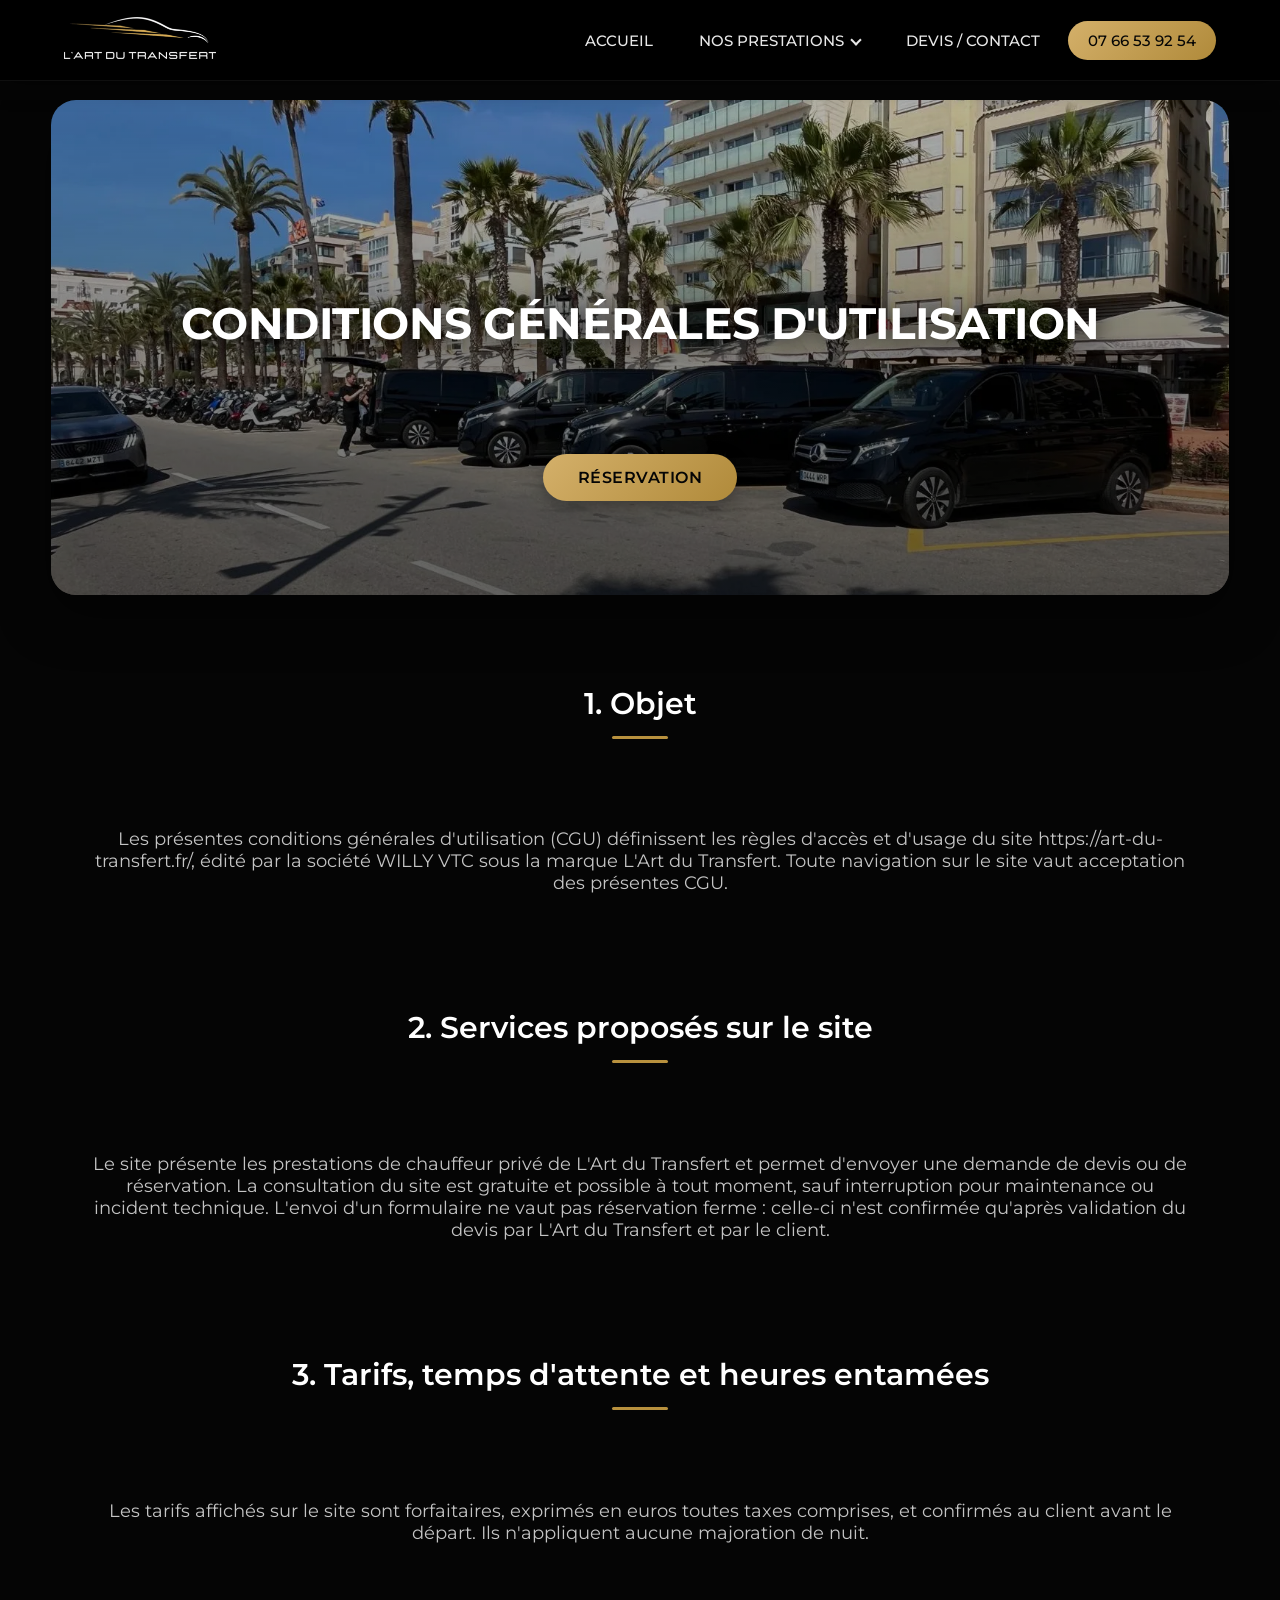
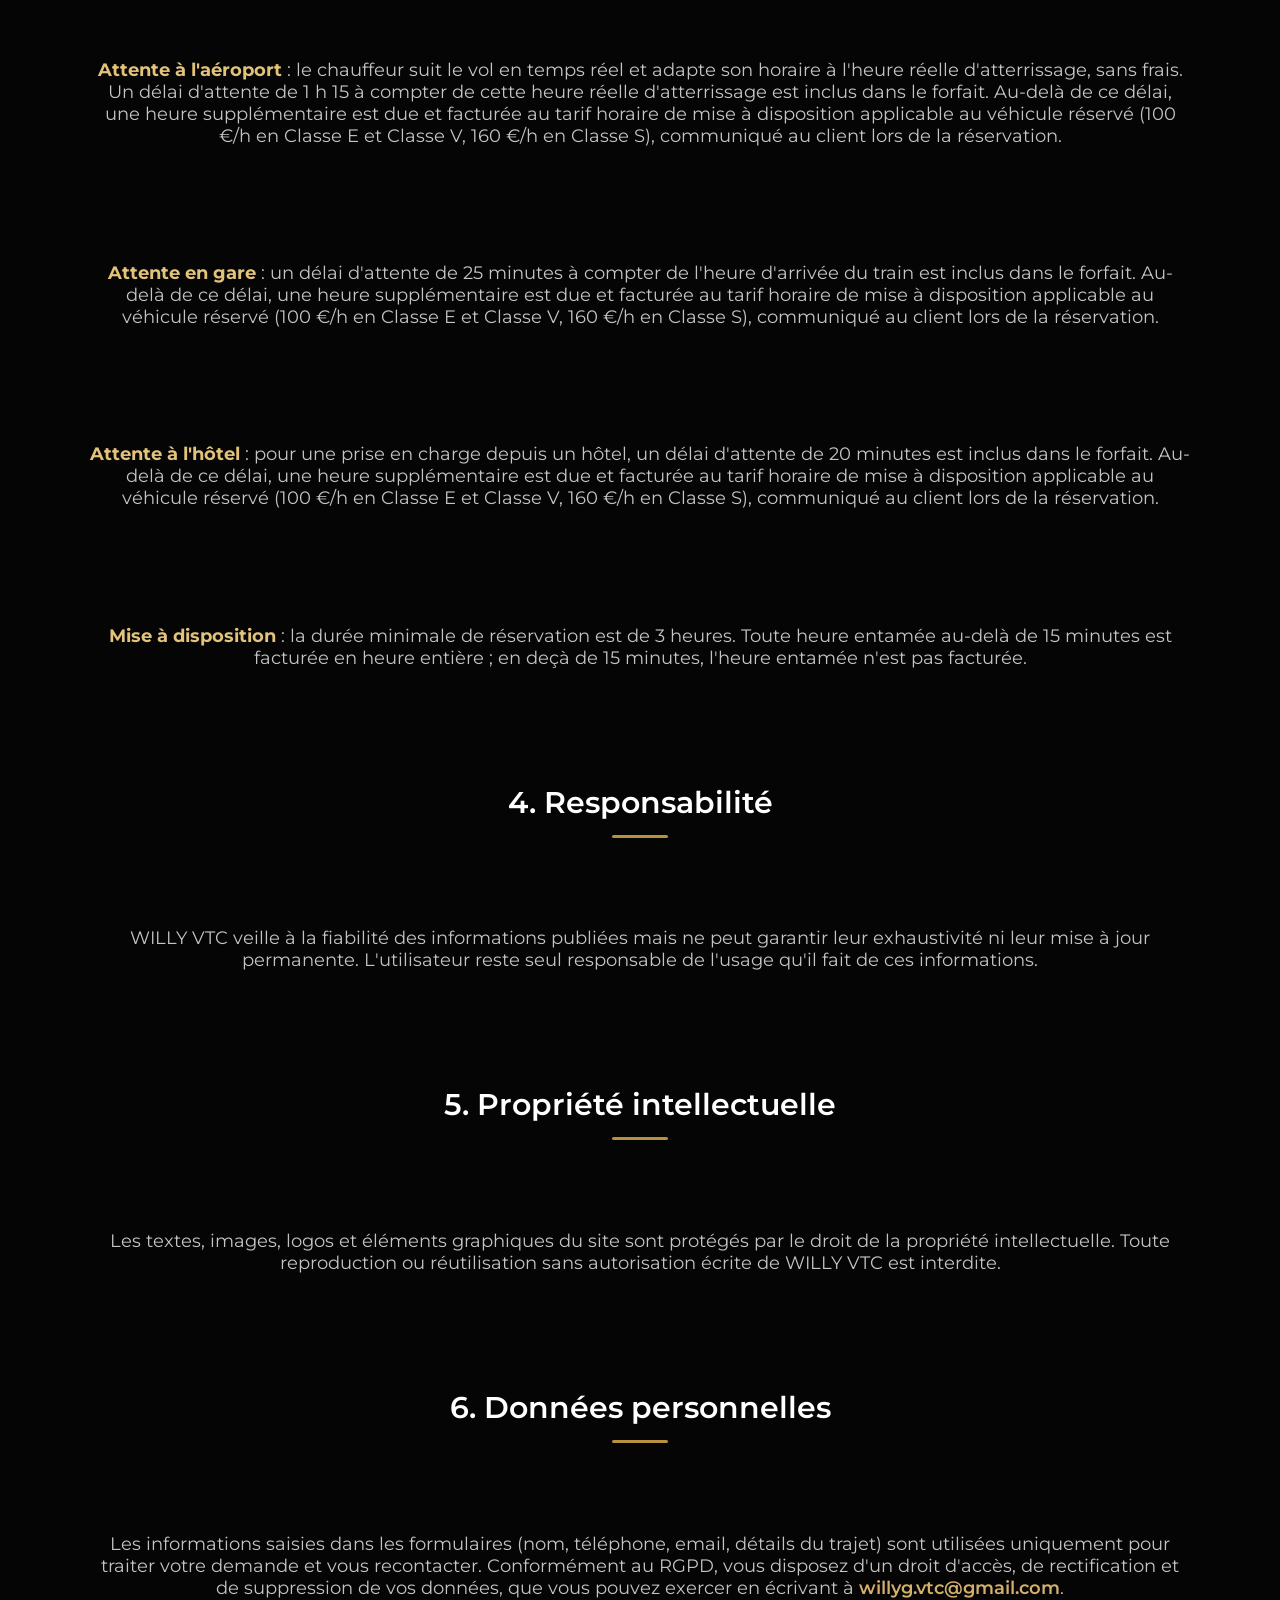
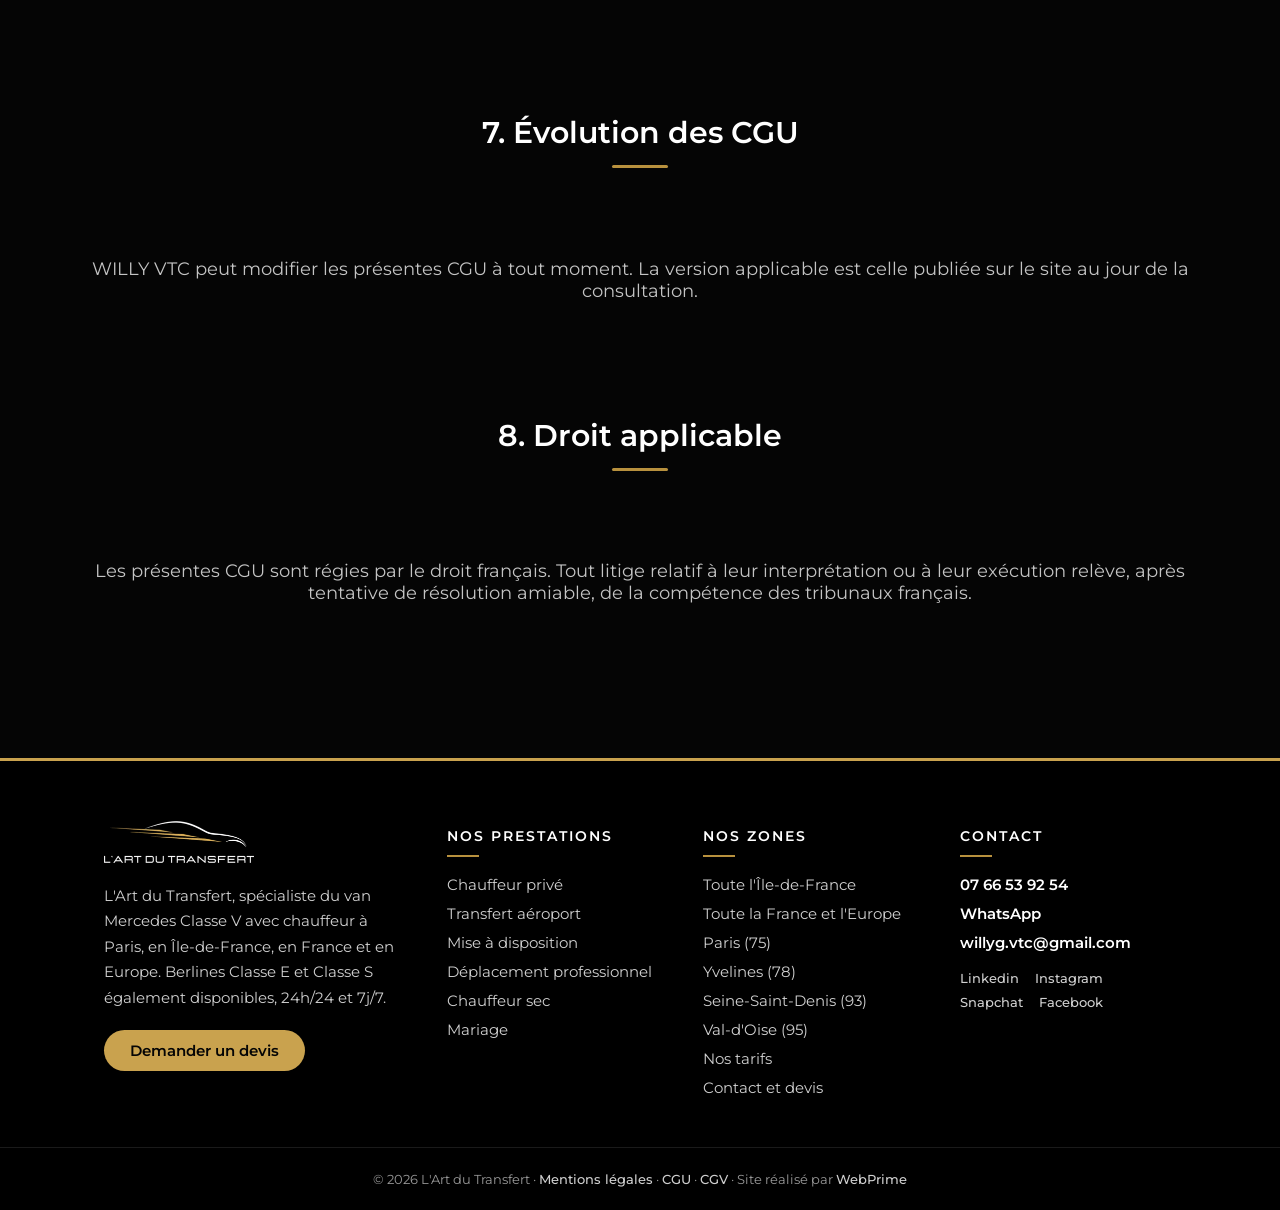
<file: cgu.html>
<!DOCTYPE html>
<html lang="fr">

<head>
    <meta charset="utf-8">
    <meta name="viewport" content="width=device-width, initial-scale=1"/>
    <meta name="robots" content="noindex, follow">
    <meta name="description"
        content="Conditions générales d'utilisation du site art-du-transfert.fr, édité par WILLY VTC (L'Art du Transfert).">
    <link rel="icon" type="image/x-icon" href="./favicon.ico">
    <link href="style.css" rel="stylesheet">
    <title>Conditions Générales d'Utilisation - L'Art du Transfert</title>
    <link href="https://fonts.googleapis.com/css2?family=Montserrat:wght@400;500;700&display=swap" rel="stylesheet">
    <link rel="preload" href="van-classe-v-hero.webp" as="image">
</head>

<body>
    <nav class="navbar">
        <a href="https://art-du-transfert.fr/" class="logo-link">
            <img src="./logo/lart-du-transfert-dore.webp" alt="L'Art du Transfert, chauffeur privé et grande remise" title="L'Art du Transfert" class="logo" loading="lazy" decoding="async">
        </a>
        <input type="checkbox" id="nav-toggle" class="nav-toggle">
        <label for="nav-toggle" class="nav-burger">
            <span></span>
            <span></span>
            <span></span>
        </label>
        <ul class="nav-menu">
            <li class="nav-item">
                <a href="https://art-du-transfert.fr/" title="chauffeur privé paris">ACCUEIL</a>
            </li>
            <li class="nav-item has-dropdown">
                <input type="checkbox" id="dropdown-toggle" class="dropdown-toggle">
                <label for="dropdown-toggle" class="dropdown-label">NOS PRESTATIONS <span class="arrow"></span></label>
                <ul class="dropdown">
                    <li><a href="chauffeur-prive-paris-75.html" title="chauffeur privé paris">Chauffeur privé</a></li>
                    <li><a href="transfert-aeroport.html" title="transfert aéroport">Transfert Aéroport</a></li>
                    <li><a href="mise-a-disposition-chauffeur.html" title="mise à disposition avec chauffeur">Mise à Disposition</a></li>
                    <li><a href="deplacements-professionnels.html" title="chauffeur de luxe">Déplacement professionnel</a></li>
                    <li><a href="location-chauffeur-sans-voiture.html" title="chauffeur sec">Chauffeur Sec</a></li>
                    <li><a href="chauffeur-mariage.html" title="location voiture mariage avec chauffeur">Mariage</a></li>
                </ul>
            </li>
            <li class="nav-item">
                <a href="contact.html" title="devis chauffeur privé">DEVIS / CONTACT</a>
            </li>
            <li class="nav-item nav-cta">
                <a href="tel:+33766539254" title="appeler L'Art du Transfert">07 66 53 92 54</a>
            </li>
        </ul>
    </nav>
    <div class="img-index">
        <img src="van-classe-v-hero.webp" alt="van Mercedes Classe V avec chauffeur" class="background-image">
        <h1><i>CONDITIONS GÉNÉRALES D'UTILISATION</i></h1>
        <a class="bouton-1" href="contact.html" title="chauffeur privé">RÉSERVATION</a>
    </div>
    
    <h2>1. Objet</h2>
    <p>Les présentes conditions générales d'utilisation (CGU) définissent les règles d'accès et d'usage du site https://art-du-transfert.fr/, édité par la société WILLY VTC sous la marque L'Art du Transfert. Toute navigation sur le site vaut acceptation des présentes CGU.</p>
    <h2>2. Services proposés sur le site</h2>
    <p>Le site présente les prestations de chauffeur privé de L'Art du Transfert et permet d'envoyer une demande de devis ou de réservation. La consultation du site est gratuite et possible à tout moment, sauf interruption pour maintenance ou incident technique. L'envoi d'un formulaire ne vaut pas réservation ferme : celle-ci n'est confirmée qu'après validation du devis par L'Art du Transfert et par le client.</p>
    <h2>3. Tarifs, temps d'attente et heures entamées</h2>
    <p>Les tarifs affichés sur le site sont forfaitaires, exprimés en euros toutes taxes comprises, et confirmés au client avant le départ. Ils n'appliquent aucune majoration de nuit.</p>
    <p><strong>Attente à l'aéroport</strong> : le chauffeur suit le vol en temps réel et adapte son horaire à l'heure réelle d'atterrissage, sans frais. Un délai d'attente de 1 h 15 à compter de cette heure réelle d'atterrissage est inclus dans le forfait. Au-delà de ce délai, une heure supplémentaire est due et facturée au tarif horaire de mise à disposition applicable au véhicule réservé (100 €/h en Classe E et Classe V, 160 €/h en Classe S), communiqué au client lors de la réservation.</p>
    <p><strong>Attente en gare</strong> : un délai d'attente de 25 minutes à compter de l'heure d'arrivée du train est inclus dans le forfait. Au-delà de ce délai, une heure supplémentaire est due et facturée au tarif horaire de mise à disposition applicable au véhicule réservé (100 €/h en Classe E et Classe V, 160 €/h en Classe S), communiqué au client lors de la réservation.</p>
    <p><strong>Attente à l'hôtel</strong> : pour une prise en charge depuis un hôtel, un délai d'attente de 20 minutes est inclus dans le forfait. Au-delà de ce délai, une heure supplémentaire est due et facturée au tarif horaire de mise à disposition applicable au véhicule réservé (100 €/h en Classe E et Classe V, 160 €/h en Classe S), communiqué au client lors de la réservation.</p>
    <p><strong>Mise à disposition</strong> : la durée minimale de réservation est de 3 heures. Toute heure entamée au-delà de 15 minutes est facturée en heure entière ; en deçà de 15 minutes, l'heure entamée n'est pas facturée.</p>
    <h2>4. Responsabilité</h2>
    <p>WILLY VTC veille à la fiabilité des informations publiées mais ne peut garantir leur exhaustivité ni leur mise à jour permanente. L'utilisateur reste seul responsable de l'usage qu'il fait de ces informations.</p>
    <h2>5. Propriété intellectuelle</h2>
    <p>Les textes, images, logos et éléments graphiques du site sont protégés par le droit de la propriété intellectuelle. Toute reproduction ou réutilisation sans autorisation écrite de WILLY VTC est interdite.</p>
    <h2>6. Données personnelles</h2>
    <p>Les informations saisies dans les formulaires (nom, téléphone, email, détails du trajet) sont utilisées uniquement pour traiter votre demande et vous recontacter. Conformément au RGPD, vous disposez d'un droit d'accès, de rectification et de suppression de vos données, que vous pouvez exercer en écrivant à <a href="mailto:willyg.vtc@gmail.com">willyg.vtc@gmail.com</a>.</p>
    <h2>7. Évolution des CGU</h2>
    <p>WILLY VTC peut modifier les présentes CGU à tout moment. La version applicable est celle publiée sur le site au jour de la consultation.</p>
    <h2>8. Droit applicable</h2>
    <p>Les présentes CGU sont régies par le droit français. Tout litige relatif à leur interprétation ou à leur exécution relève, après tentative de résolution amiable, de la compétence des tribunaux français.</p>
    <footer class="site-footer" id="contactez-nous">
        <div class="footer-grid">
            <div class="footer-col footer-brand">
                <img src="./logo/lart-du-transfert-dore-300.webp" alt="L'Art du Transfert chauffeur privé Paris" title="L'Art du Transfert" class="footer-logo" width="150" height="41" loading="lazy" decoding="async">
                <p>L'Art du Transfert, spécialiste du van Mercedes Classe V avec chauffeur à Paris, en Île-de-France, en France et en Europe. Berlines Classe E et Classe S également disponibles, 24h/24 et 7j/7.</p>
                <a class="footer-cta" href="contact.html" title="devis chauffeur privé">Demander un devis</a>
            </div>
            <div class="footer-col">
                <h4>NOS PRESTATIONS</h4>
                <ul>
                    <li><a href="chauffeur-prive-paris-75.html" title="chauffeur privé paris">Chauffeur privé</a></li>
                    <li><a href="transfert-aeroport.html" title="transfert aéroport">Transfert aéroport</a></li>
                    <li><a href="mise-a-disposition-chauffeur.html" title="mise à disposition avec chauffeur">Mise à disposition</a></li>
                    <li><a href="deplacements-professionnels.html" title="déplacement professionnel">Déplacement professionnel</a></li>
                    <li><a href="location-chauffeur-sans-voiture.html" title="chauffeur sec">Chauffeur sec</a></li>
                    <li><a href="chauffeur-mariage.html" title="chauffeur mariage">Mariage</a></li>
                </ul>
            </div>
            <div class="footer-col">
                <h4>NOS ZONES</h4>
                <ul>
                    <li class="zone-info">Toute l'Île-de-France</li>
                    <li class="zone-info">Toute la France et l'Europe</li>
                    <li><a href="chauffeur-prive-paris-75.html" title="chauffeur privé paris 75">Paris (75)</a></li>
                    <li><a href="chauffeur-prive-78.html" title="chauffeur privé yvelines">Yvelines (78)</a></li>
                    <li><a href="chauffeur-prive-93.html" title="chauffeur privé seine-saint-denis">Seine-Saint-Denis (93)</a></li>
                    <li><a href="chauffeur-prive-95.html" title="chauffeur privé val-d'oise">Val-d'Oise (95)</a></li>
                    <li><a href="index.html#tarifs" title="tarifs van avec chauffeur">Nos tarifs</a></li>
                    <li><a href="contact.html" title="devis chauffeur privé">Contact et devis</a></li>
                </ul>
            </div>
            <div class="footer-col">
                <h4>CONTACT</h4>
                <ul class="footer-contact">
                    <li><a href="tel:+33766539254" title="tel">07 66 53 92 54</a></li>
                    <li><a href="https://wa.me/33766539254" target="_blank" title="WhatsApp">WhatsApp</a></li>
                    <li><a href="mailto:willyg.vtc@gmail.com" title="email">willyg.vtc@gmail.com</a></li>
                </ul>
                <div class="footer-social">
                    <a href="https://fr.linkedin.com/" target="_blank" title="LinkedIn L'Art du Transfert">Linkedin</a>
                    <a href="https://www.instagram.com/" target="_blank" title="Instagram L'Art du Transfert">Instagram</a>
                    <a href="https://www.snapchat.com/" target="_blank" title="Snapchat L'Art du Transfert">Snapchat</a>
                    <a href="https://www.facebook.com/" target="_blank" title="Facebook L'Art du Transfert">Facebook</a>
                </div>
            </div>
        </div>
        <div class="footer-bottom">
            <p>&copy; 2026 L'Art du Transfert &middot; <a href="mentions-legales.html">Mentions légales</a> &middot; <a href="cgu.html">CGU</a> &middot; <a href="cgv.html">CGV</a> &middot; Site réalisé par <a href="https://webprime.app/" target="_blank">WebPrime</a></p>
        </div>
        <div class="whats-icon"><a href="https://wa.me/33766539254" title="réservation chauffeur privé"
                target="_blank"><img src="numero-chauffeur-prive.webp" alt="contact"></a>
        </div>
    </footer>
    <script>
        const list = document.querySelectorAll('.list');
        function activeLink() {
            list.forEach((item) =>
                item.classList.remove('active'));
            this.classList.add('active');
        }
        list.forEach((item) =>
            item.addEventListener('mouseover', activeLink));
    </script>
    <script>
        document.querySelectorAll('.nav-menu a').forEach(function(link) {
            link.addEventListener('click', function() {
                document.getElementById('nav-toggle').checked = false;
            });
        });
    </script>
    <nav class="bottom-nav">
        <a href="https://art-du-transfert.fr/" class="bottom-nav-item" title="Accueil chauffeur privé Paris">
            <span class="bottom-nav-icon"><svg viewBox="0 0 24 24"><path d="M3 11l9-8 9 8"/><path d="M5 10v10h14V10"/></svg></span>
            <span class="bottom-nav-label">Accueil</span>
        </a>
        <a href="chauffeur-prive-paris-75.html" class="bottom-nav-item" title="Nos prestations de chauffeur privé">
            <span class="bottom-nav-icon"><svg viewBox="0 0 24 24"><path d="M4 12l1.8-4.5c.3-.6.9-1 1.6-1h9.2c.7 0 1.3.4 1.6 1L20 12v5h-2.5v-2h-11v2H4z"/><circle cx="7.5" cy="14.5" r="1.5"/><circle cx="16.5" cy="14.5" r="1.5"/></svg></span>
            <span class="bottom-nav-label">Services</span>
        </a>
        <a href="contact.html" class="bottom-nav-item" title="Devis chauffeur privé">
            <span class="bottom-nav-icon"><svg viewBox="0 0 24 24"><path d="M6 3h12v18l-3-2-3 2-3-2-3 2z"/><path d="M9 8h6M9 12h6"/></svg></span>
            <span class="bottom-nav-label">Devis</span>
        </a>
        <a href="tel:+33766539254" class="bottom-nav-item bottom-nav-call" title="Appeler L'Art du Transfert">
            <span class="bottom-nav-icon"><svg viewBox="0 0 24 24"><path d="M6.6 10.8c1.4 2.8 3.8 5.1 6.6 6.6l2.2-2.2c.3-.3.7-.4 1-.2 1.1.4 2.3.6 3.5.6.6 0 1 .4 1 1V20c0 .6-.4 1-1 1C10.6 21 3 13.4 3 4c0-.6.4-1 1-1h3.5c.6 0 1 .4 1 1 0 1.2.2 2.4.6 3.5.1.4 0 .8-.3 1z"/></svg></span>
            <span class="bottom-nav-label">Appeler</span>
        </a>
        <a href="https://wa.me/33766539254" target="_blank" class="bottom-nav-item bottom-nav-whatsapp" title="Réservation WhatsApp chauffeur privé">
            <span class="bottom-nav-icon"><svg viewBox="0 0 24 24"><path d="M17.472 14.382c-.297-.149-1.758-.867-2.03-.967-.273-.099-.471-.148-.67.15-.197.297-.767.966-.94 1.164-.173.199-.347.223-.644.075-.297-.15-1.255-.463-2.39-1.475-.883-.788-1.48-1.761-1.653-2.059-.173-.297-.018-.458.13-.606.134-.133.298-.347.446-.52.149-.174.198-.298.298-.497.099-.198.05-.371-.025-.52-.075-.149-.669-1.612-.916-2.207-.242-.579-.487-.5-.669-.51-.173-.008-.371-.01-.57-.01-.198 0-.52.074-.792.372-.272.297-1.04 1.016-1.04 2.479 0 1.462 1.065 2.875 1.213 3.074.149.198 2.096 3.2 5.077 4.487.709.306 1.262.489 1.694.625.712.227 1.36.195 1.871.118.571-.085 1.758-.719 2.006-1.413.248-.694.248-1.289.173-1.413-.074-.124-.272-.198-.57-.347m-5.421 7.403h-.004a9.87 9.87 0 01-5.031-1.378l-.361-.214-3.741.982.998-3.648-.235-.374a9.86 9.86 0 01-1.51-5.26c.001-5.45 4.436-9.884 9.888-9.884 2.64 0 5.122 1.03 6.988 2.898a9.825 9.825 0 012.893 6.994c-.003 5.45-4.437 9.884-9.885 9.884z"/></svg></span>
            <span class="bottom-nav-label">WhatsApp</span>
        </a>
    </nav>
</body>

</html>
</file>
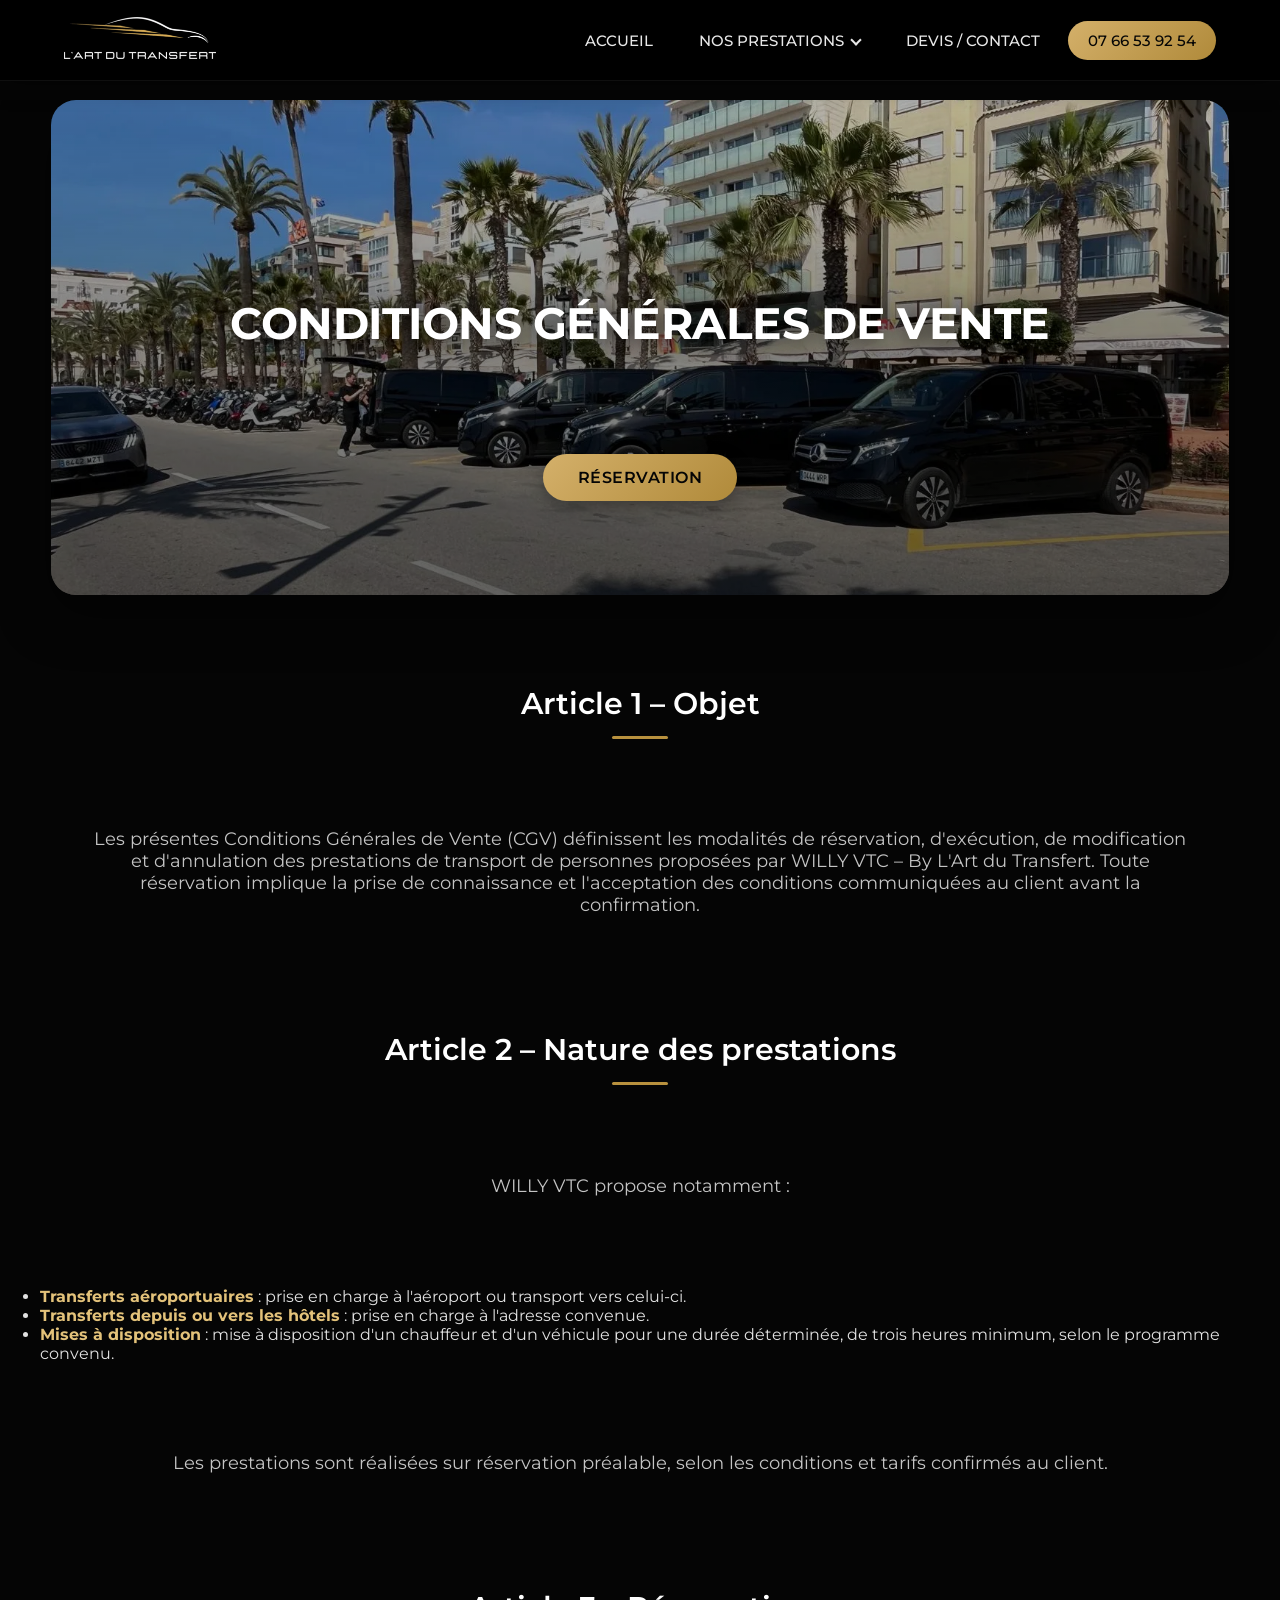
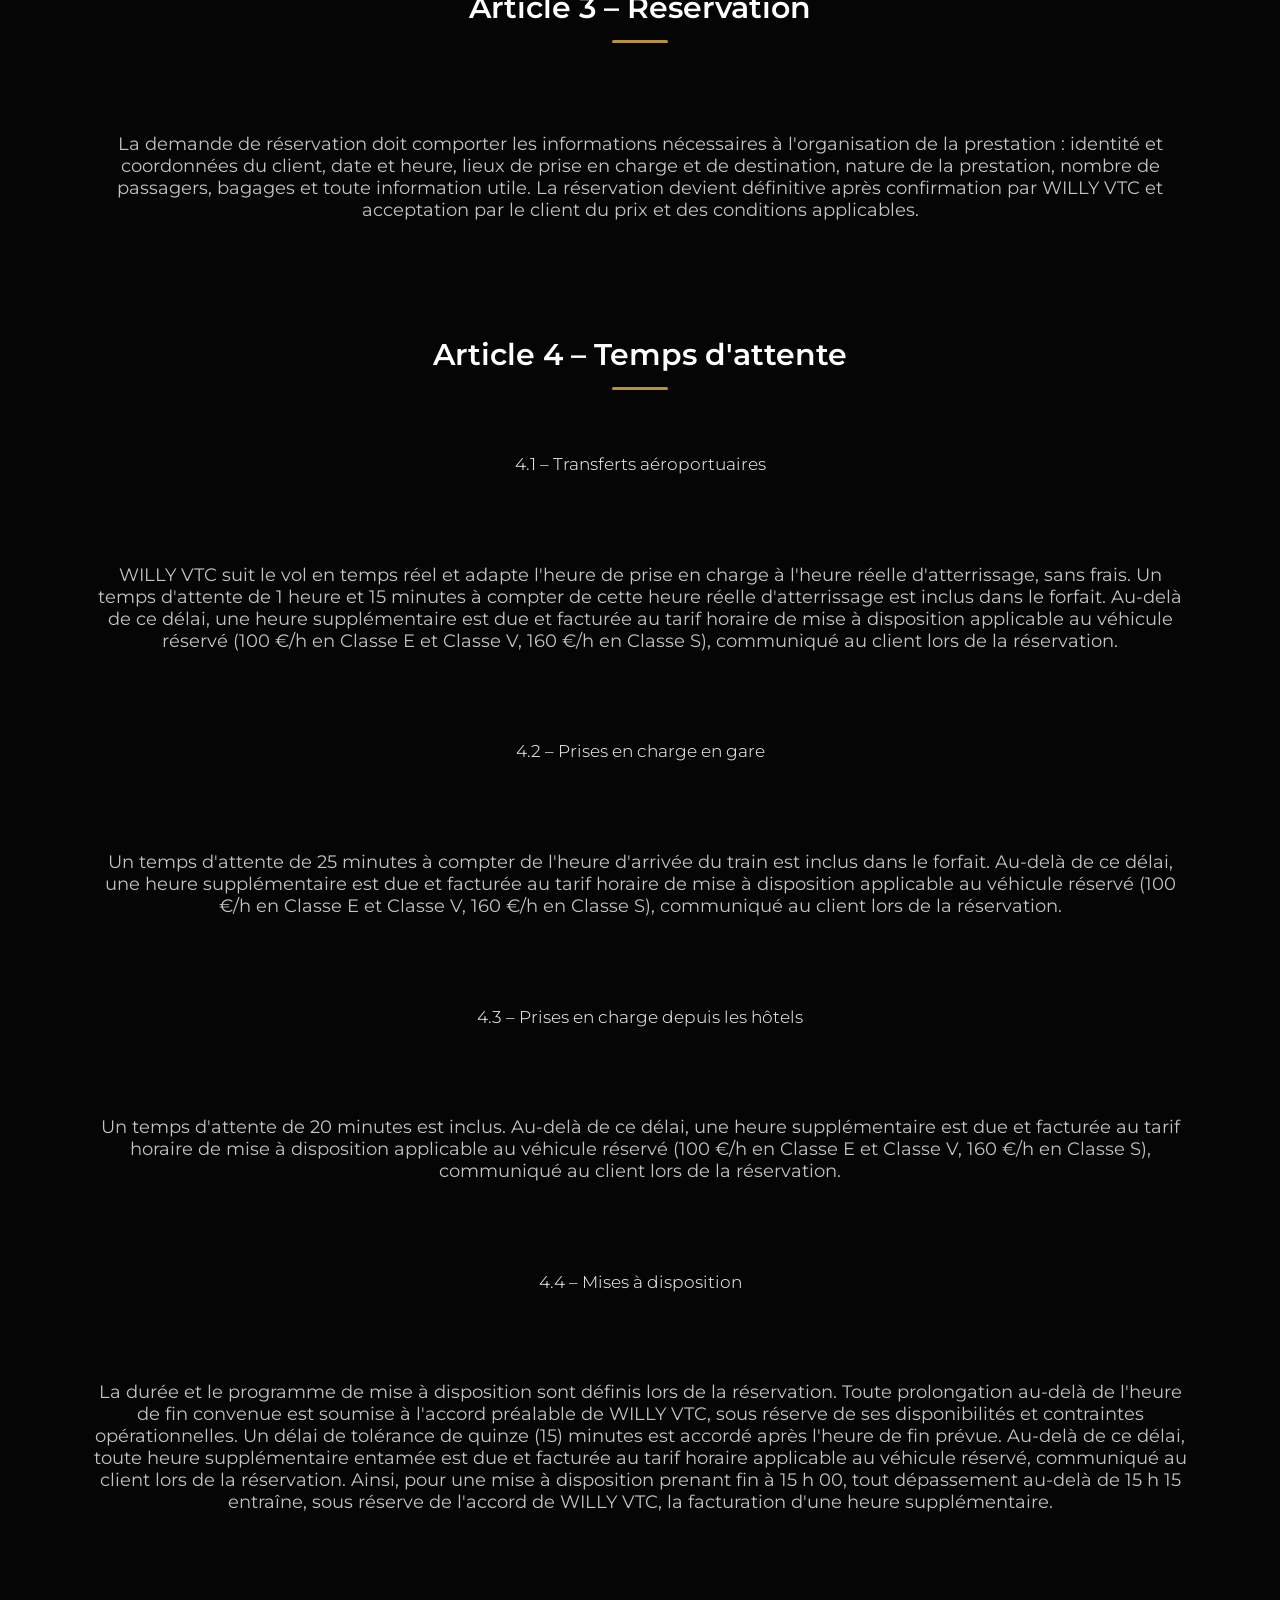
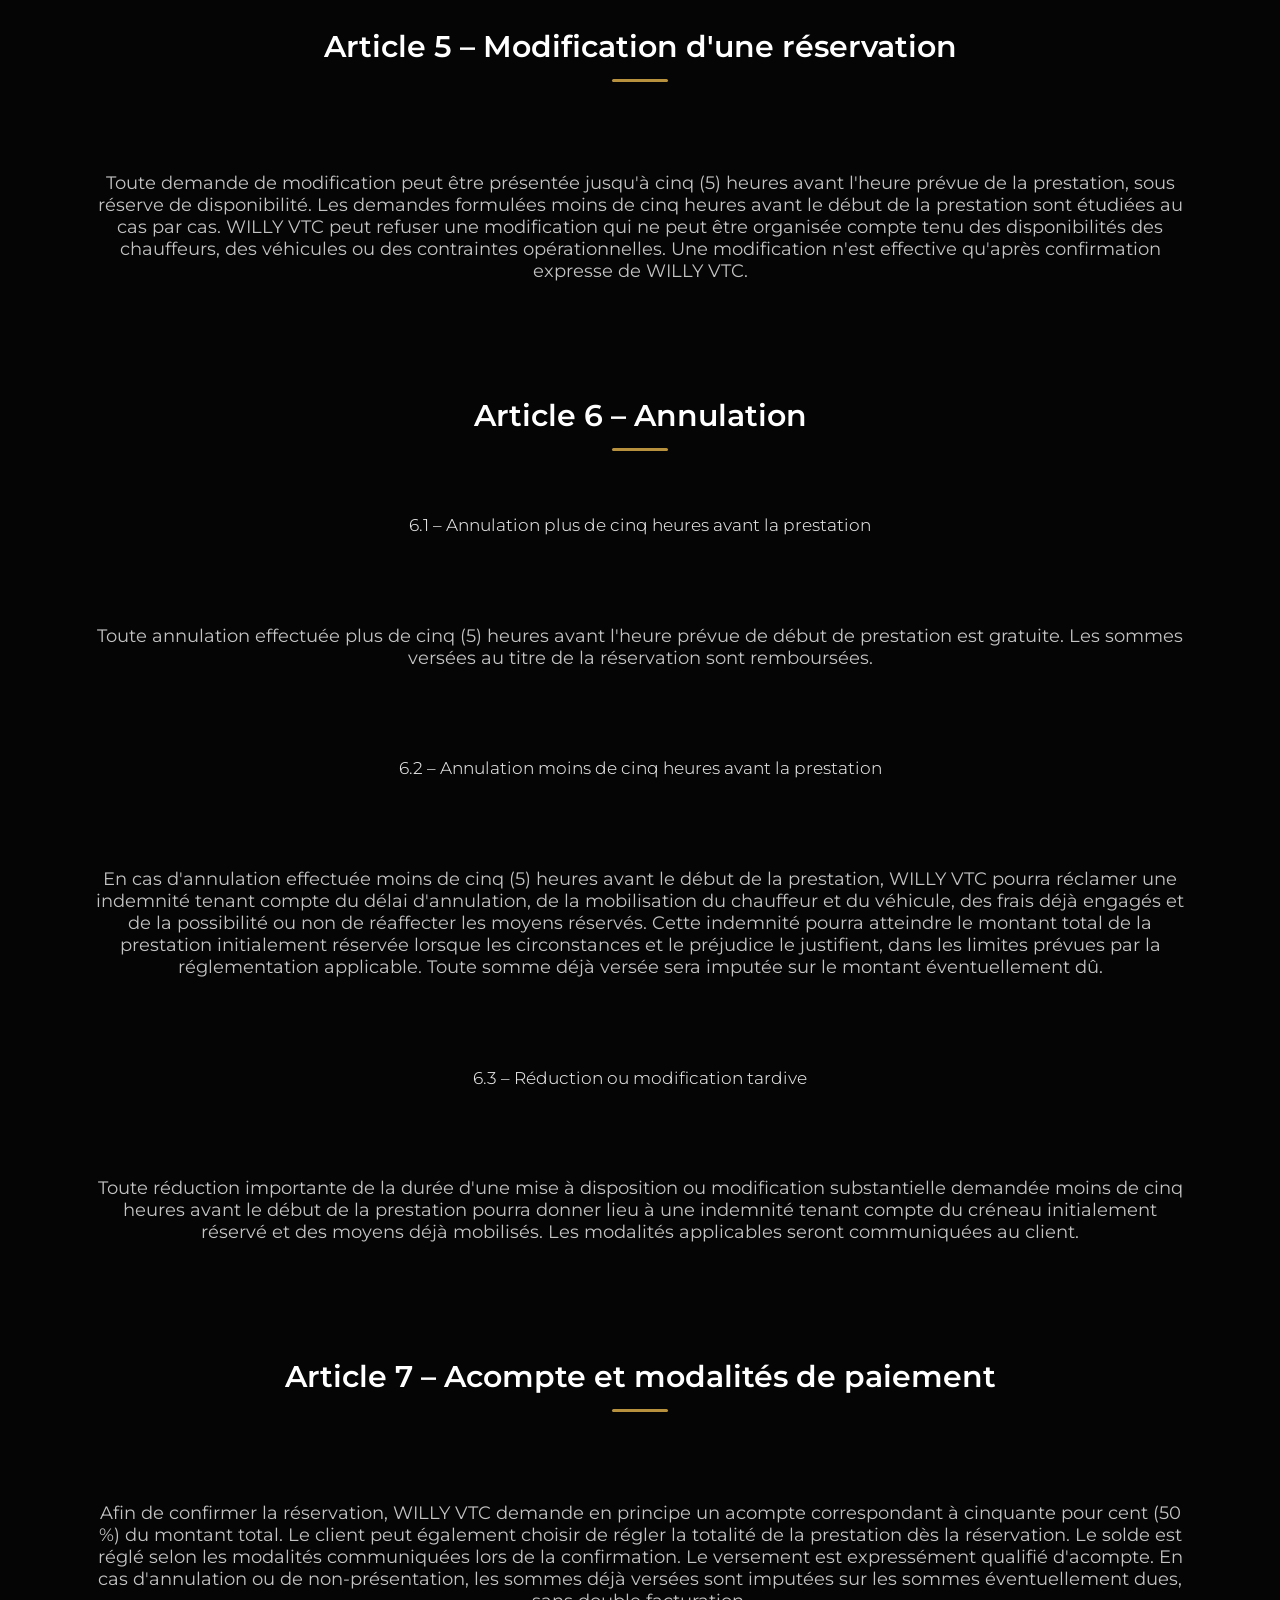
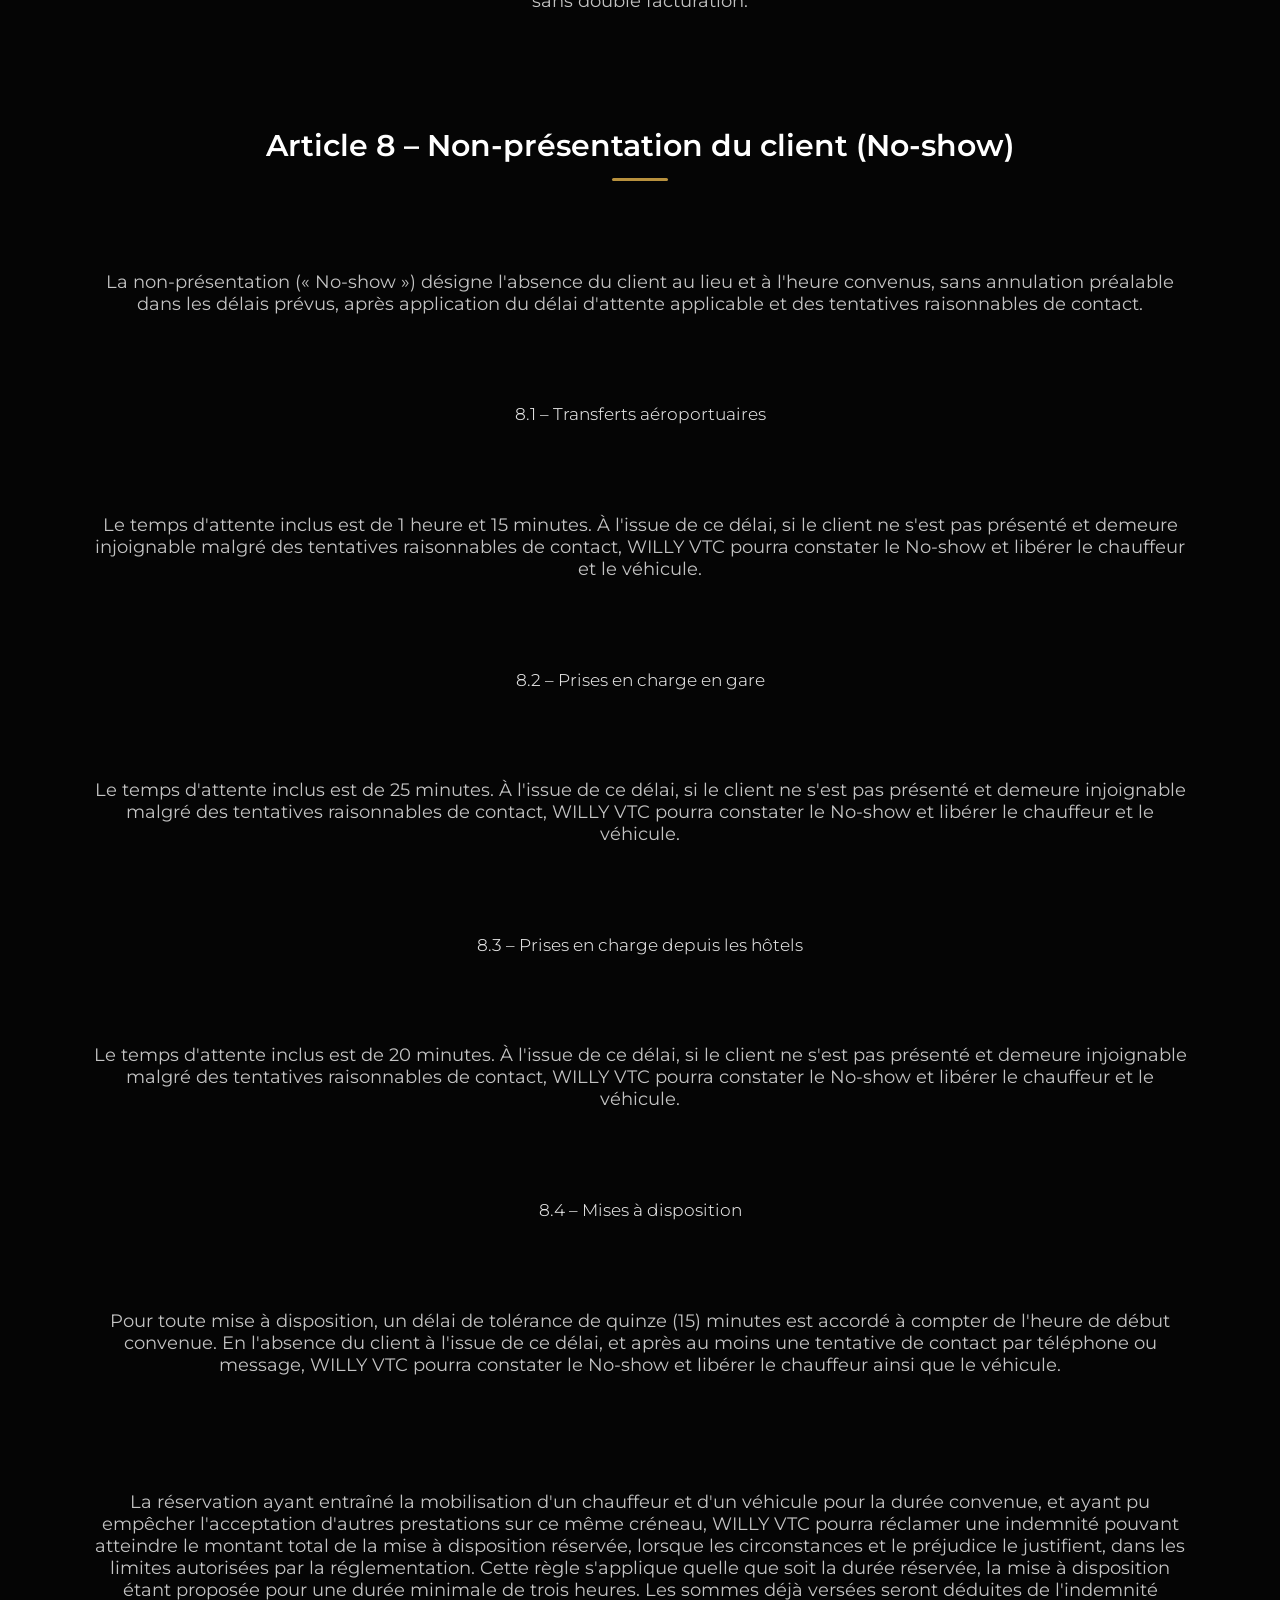
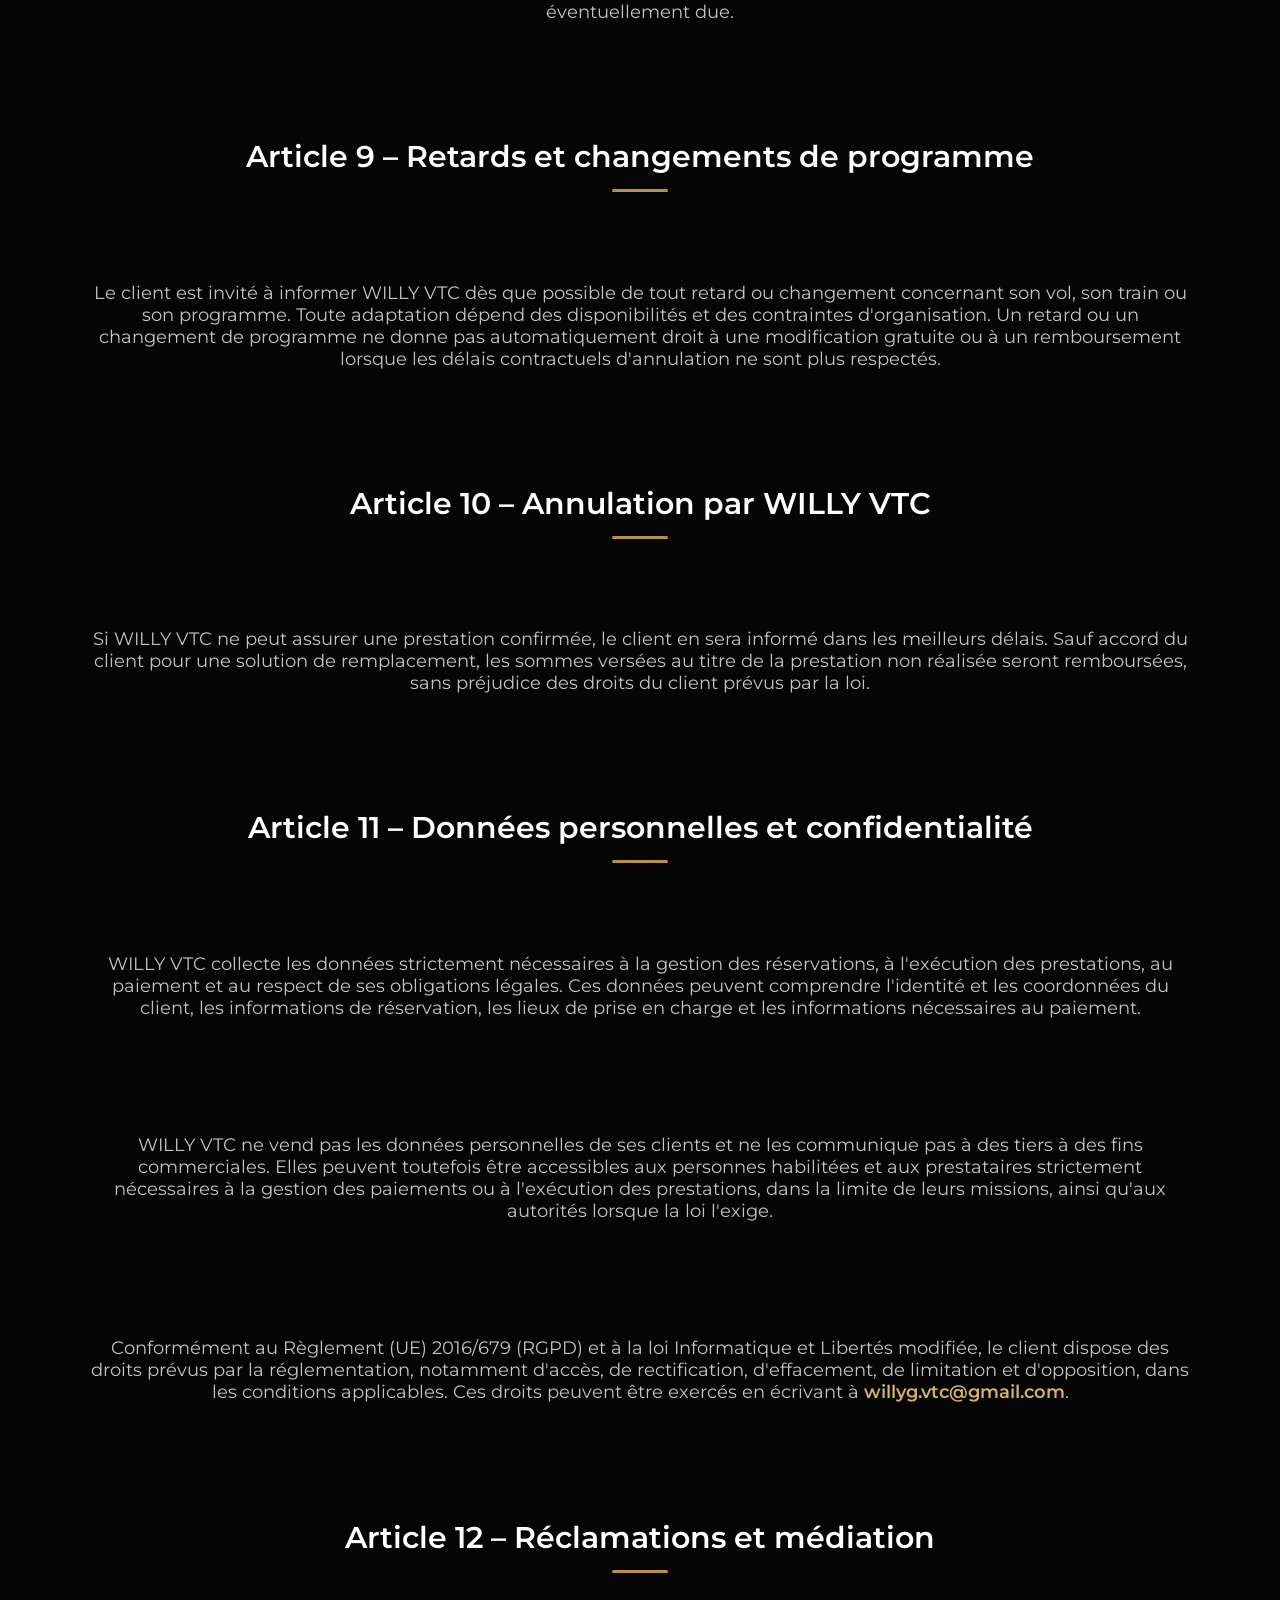
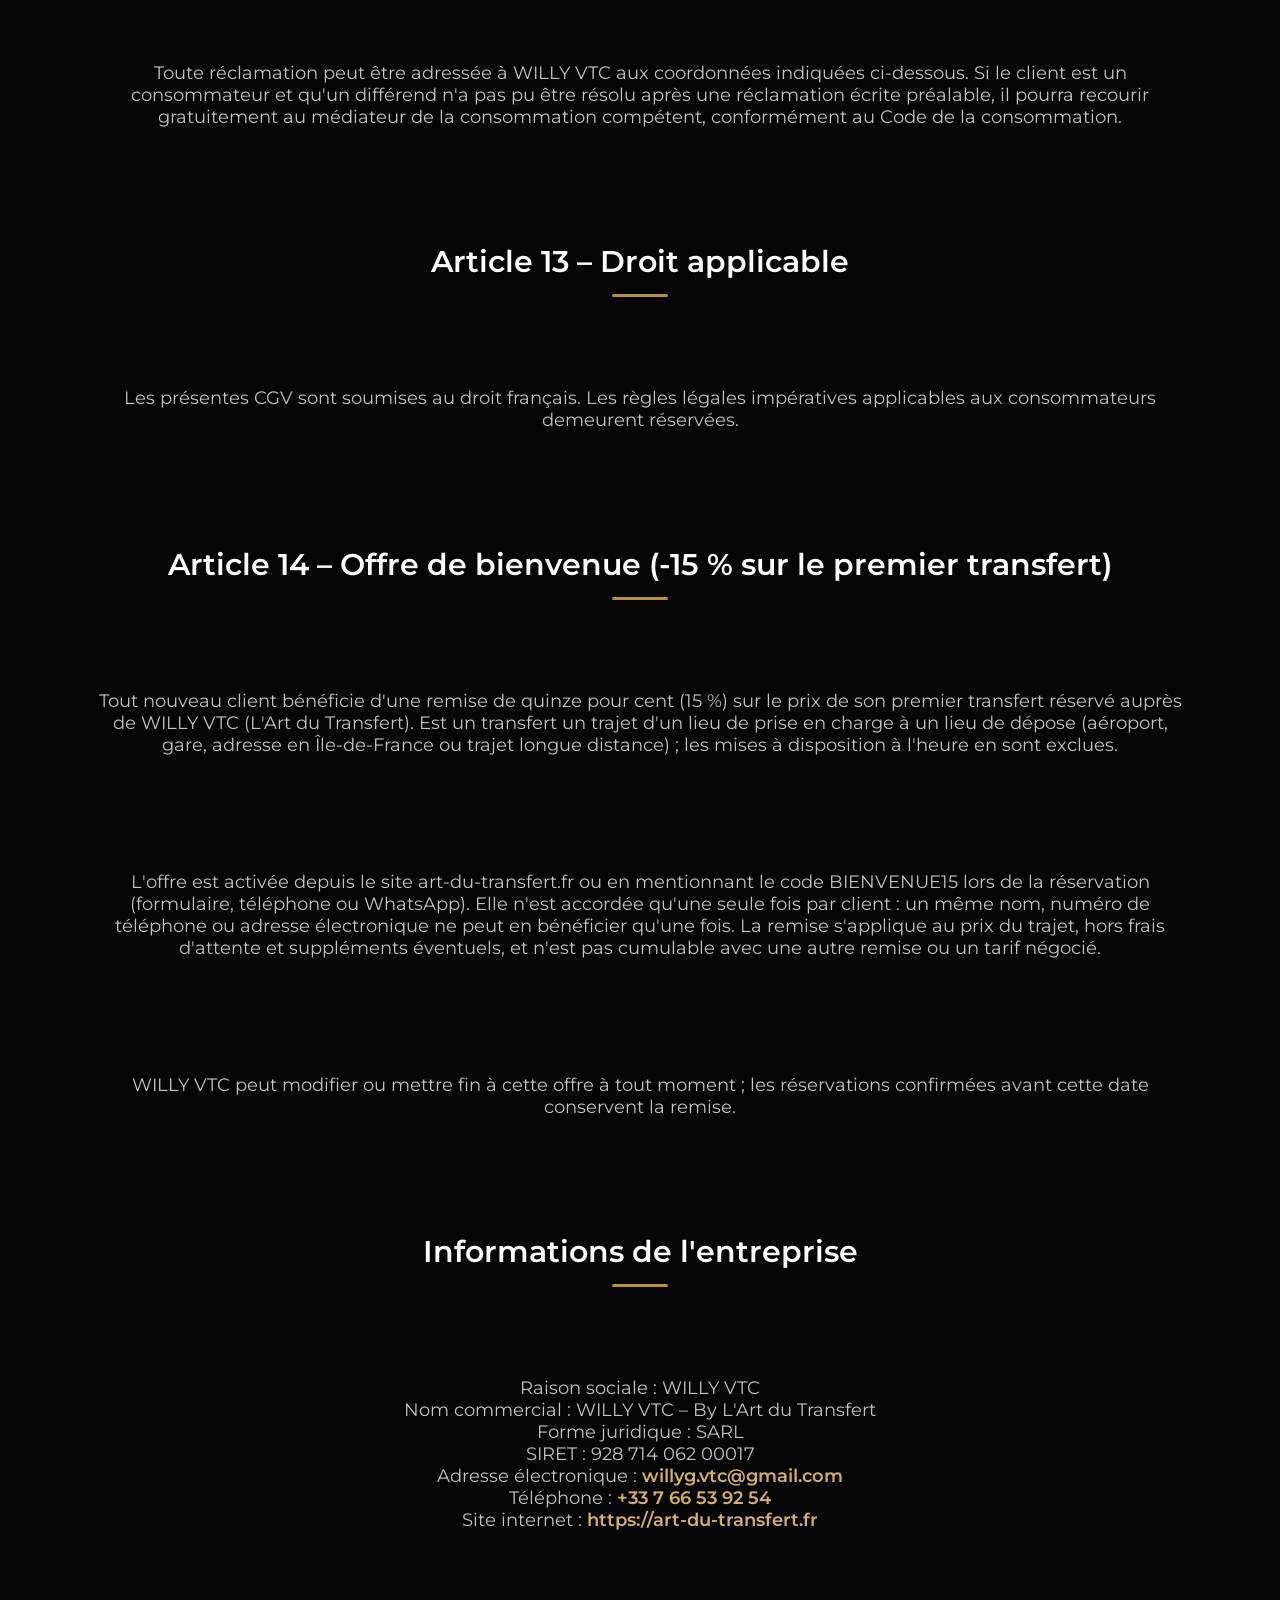
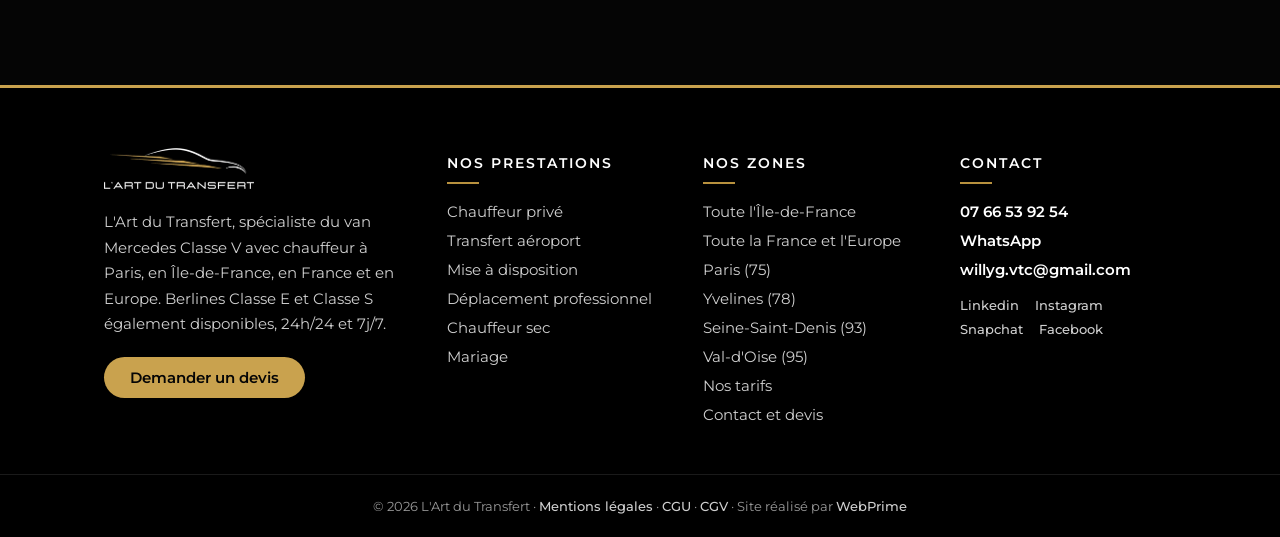
<file: cgv.html>
<!DOCTYPE html>
<html lang="fr">

<head>
    <meta charset="utf-8">
    <meta name="viewport" content="width=device-width, initial-scale=1"/>
    <meta name="robots" content="noindex, follow">
    <meta name="description"
        content="Conditions générales de vente de WILLY VTC - By L'Art du Transfert : réservation, temps d'attente, modification, annulation, acompte et no-show.">
    <link rel="icon" type="image/x-icon" href="./favicon.ico">
    <link href="style.css" rel="stylesheet">
    <title>Conditions Générales de Vente - L'Art du Transfert</title>
    <link href="https://fonts.googleapis.com/css2?family=Montserrat:wght@400;500;700&display=swap" rel="stylesheet">
    <link rel="preload" href="van-classe-v-hero.webp" as="image">
</head>

<body>
    <nav class="navbar">
        <a href="https://art-du-transfert.fr/" class="logo-link">
            <img src="./logo/lart-du-transfert-dore.webp" alt="L'Art du Transfert, chauffeur privé et grande remise" title="L'Art du Transfert" class="logo" loading="lazy" decoding="async">
        </a>
        <input type="checkbox" id="nav-toggle" class="nav-toggle">
        <label for="nav-toggle" class="nav-burger">
            <span></span>
            <span></span>
            <span></span>
        </label>
        <ul class="nav-menu">
            <li class="nav-item">
                <a href="https://art-du-transfert.fr/" title="chauffeur privé paris">ACCUEIL</a>
            </li>
            <li class="nav-item has-dropdown">
                <input type="checkbox" id="dropdown-toggle" class="dropdown-toggle">
                <label for="dropdown-toggle" class="dropdown-label">NOS PRESTATIONS <span class="arrow"></span></label>
                <ul class="dropdown">
                    <li><a href="chauffeur-prive-paris-75.html" title="chauffeur privé paris">Chauffeur privé</a></li>
                    <li><a href="transfert-aeroport.html" title="transfert aéroport">Transfert Aéroport</a></li>
                    <li><a href="mise-a-disposition-chauffeur.html" title="mise à disposition avec chauffeur">Mise à Disposition</a></li>
                    <li><a href="deplacements-professionnels.html" title="chauffeur de luxe">Déplacement professionnel</a></li>
                    <li><a href="location-chauffeur-sans-voiture.html" title="chauffeur sec">Chauffeur Sec</a></li>
                    <li><a href="chauffeur-mariage.html" title="location voiture mariage avec chauffeur">Mariage</a></li>
                </ul>
            </li>
            <li class="nav-item">
                <a href="contact.html" title="devis chauffeur privé">DEVIS / CONTACT</a>
            </li>
            <li class="nav-item nav-cta">
                <a href="tel:+33766539254" title="appeler L'Art du Transfert">07 66 53 92 54</a>
            </li>
        </ul>
    </nav>
    <div class="img-index">
        <img src="van-classe-v-hero.webp" alt="van Mercedes Classe V avec chauffeur" class="background-image">
        <h1><i>CONDITIONS GÉNÉRALES DE VENTE</i></h1>
        <a class="bouton-1" href="contact.html" title="chauffeur privé">RÉSERVATION</a>
    </div>

    <h2>Article 1 – Objet</h2>
    <p>Les présentes Conditions Générales de Vente (CGV) définissent les modalités de réservation, d'exécution, de modification et d'annulation des prestations de transport de personnes proposées par WILLY VTC – By L'Art du Transfert. Toute réservation implique la prise de connaissance et l'acceptation des conditions communiquées au client avant la confirmation.</p>

    <h2>Article 2 – Nature des prestations</h2>
    <p>WILLY VTC propose notamment :</p>
    <ul>
        <li><strong>Transferts aéroportuaires</strong> : prise en charge à l'aéroport ou transport vers celui-ci.</li>
        <li><strong>Transferts depuis ou vers les hôtels</strong> : prise en charge à l'adresse convenue.</li>
        <li><strong>Mises à disposition</strong> : mise à disposition d'un chauffeur et d'un véhicule pour une durée déterminée, de trois heures minimum, selon le programme convenu.</li>
    </ul>
    <p>Les prestations sont réalisées sur réservation préalable, selon les conditions et tarifs confirmés au client.</p>

    <h2>Article 3 – Réservation</h2>
    <p>La demande de réservation doit comporter les informations nécessaires à l'organisation de la prestation : identité et coordonnées du client, date et heure, lieux de prise en charge et de destination, nature de la prestation, nombre de passagers, bagages et toute information utile. La réservation devient définitive après confirmation par WILLY VTC et acceptation par le client du prix et des conditions applicables.</p>

    <h2>Article 4 – Temps d'attente</h2>
    <h3>4.1 – Transferts aéroportuaires</h3>
    <p>WILLY VTC suit le vol en temps réel et adapte l'heure de prise en charge à l'heure réelle d'atterrissage, sans frais. Un temps d'attente de 1 heure et 15 minutes à compter de cette heure réelle d'atterrissage est inclus dans le forfait. Au-delà de ce délai, une heure supplémentaire est due et facturée au tarif horaire de mise à disposition applicable au véhicule réservé (100 €/h en Classe E et Classe V, 160 €/h en Classe S), communiqué au client lors de la réservation.</p>
    <h3>4.2 – Prises en charge en gare</h3>
    <p>Un temps d'attente de 25 minutes à compter de l'heure d'arrivée du train est inclus dans le forfait. Au-delà de ce délai, une heure supplémentaire est due et facturée au tarif horaire de mise à disposition applicable au véhicule réservé (100 €/h en Classe E et Classe V, 160 €/h en Classe S), communiqué au client lors de la réservation.</p>
    <h3>4.3 – Prises en charge depuis les hôtels</h3>
    <p>Un temps d'attente de 20 minutes est inclus. Au-delà de ce délai, une heure supplémentaire est due et facturée au tarif horaire de mise à disposition applicable au véhicule réservé (100 €/h en Classe E et Classe V, 160 €/h en Classe S), communiqué au client lors de la réservation.</p>
    <h3>4.4 – Mises à disposition</h3>
    <p>La durée et le programme de mise à disposition sont définis lors de la réservation. Toute prolongation au-delà de l'heure de fin convenue est soumise à l'accord préalable de WILLY VTC, sous réserve de ses disponibilités et contraintes opérationnelles. Un délai de tolérance de quinze (15) minutes est accordé après l'heure de fin prévue. Au-delà de ce délai, toute heure supplémentaire entamée est due et facturée au tarif horaire applicable au véhicule réservé, communiqué au client lors de la réservation. Ainsi, pour une mise à disposition prenant fin à 15 h 00, tout dépassement au-delà de 15 h 15 entraîne, sous réserve de l'accord de WILLY VTC, la facturation d'une heure supplémentaire.</p>

    <h2>Article 5 – Modification d'une réservation</h2>
    <p>Toute demande de modification peut être présentée jusqu'à cinq (5) heures avant l'heure prévue de la prestation, sous réserve de disponibilité. Les demandes formulées moins de cinq heures avant le début de la prestation sont étudiées au cas par cas. WILLY VTC peut refuser une modification qui ne peut être organisée compte tenu des disponibilités des chauffeurs, des véhicules ou des contraintes opérationnelles. Une modification n'est effective qu'après confirmation expresse de WILLY VTC.</p>

    <h2>Article 6 – Annulation</h2>
    <h3>6.1 – Annulation plus de cinq heures avant la prestation</h3>
    <p>Toute annulation effectuée plus de cinq (5) heures avant l'heure prévue de début de prestation est gratuite. Les sommes versées au titre de la réservation sont remboursées.</p>
    <h3>6.2 – Annulation moins de cinq heures avant la prestation</h3>
    <p>En cas d'annulation effectuée moins de cinq (5) heures avant le début de la prestation, WILLY VTC pourra réclamer une indemnité tenant compte du délai d'annulation, de la mobilisation du chauffeur et du véhicule, des frais déjà engagés et de la possibilité ou non de réaffecter les moyens réservés. Cette indemnité pourra atteindre le montant total de la prestation initialement réservée lorsque les circonstances et le préjudice le justifient, dans les limites prévues par la réglementation applicable. Toute somme déjà versée sera imputée sur le montant éventuellement dû.</p>
    <h3>6.3 – Réduction ou modification tardive</h3>
    <p>Toute réduction importante de la durée d'une mise à disposition ou modification substantielle demandée moins de cinq heures avant le début de la prestation pourra donner lieu à une indemnité tenant compte du créneau initialement réservé et des moyens déjà mobilisés. Les modalités applicables seront communiquées au client.</p>

    <h2>Article 7 – Acompte et modalités de paiement</h2>
    <p>Afin de confirmer la réservation, WILLY VTC demande en principe un acompte correspondant à cinquante pour cent (50 %) du montant total. Le client peut également choisir de régler la totalité de la prestation dès la réservation. Le solde est réglé selon les modalités communiquées lors de la confirmation. Le versement est expressément qualifié d'acompte. En cas d'annulation ou de non-présentation, les sommes déjà versées sont imputées sur les sommes éventuellement dues, sans double facturation.</p>

    <h2>Article 8 – Non-présentation du client (No-show)</h2>
    <p>La non-présentation (« No-show ») désigne l'absence du client au lieu et à l'heure convenus, sans annulation préalable dans les délais prévus, après application du délai d'attente applicable et des tentatives raisonnables de contact.</p>
    <h3>8.1 – Transferts aéroportuaires</h3>
    <p>Le temps d'attente inclus est de 1 heure et 15 minutes. À l'issue de ce délai, si le client ne s'est pas présenté et demeure injoignable malgré des tentatives raisonnables de contact, WILLY VTC pourra constater le No-show et libérer le chauffeur et le véhicule.</p>
    <h3>8.2 – Prises en charge en gare</h3>
    <p>Le temps d'attente inclus est de 25 minutes. À l'issue de ce délai, si le client ne s'est pas présenté et demeure injoignable malgré des tentatives raisonnables de contact, WILLY VTC pourra constater le No-show et libérer le chauffeur et le véhicule.</p>
    <h3>8.3 – Prises en charge depuis les hôtels</h3>
    <p>Le temps d'attente inclus est de 20 minutes. À l'issue de ce délai, si le client ne s'est pas présenté et demeure injoignable malgré des tentatives raisonnables de contact, WILLY VTC pourra constater le No-show et libérer le chauffeur et le véhicule.</p>
    <h3>8.4 – Mises à disposition</h3>
    <p>Pour toute mise à disposition, un délai de tolérance de quinze (15) minutes est accordé à compter de l'heure de début convenue. En l'absence du client à l'issue de ce délai, et après au moins une tentative de contact par téléphone ou message, WILLY VTC pourra constater le No-show et libérer le chauffeur ainsi que le véhicule.</p>
    <p>La réservation ayant entraîné la mobilisation d'un chauffeur et d'un véhicule pour la durée convenue, et ayant pu empêcher l'acceptation d'autres prestations sur ce même créneau, WILLY VTC pourra réclamer une indemnité pouvant atteindre le montant total de la mise à disposition réservée, lorsque les circonstances et le préjudice le justifient, dans les limites autorisées par la réglementation. Cette règle s'applique quelle que soit la durée réservée, la mise à disposition étant proposée pour une durée minimale de trois heures. Les sommes déjà versées seront déduites de l'indemnité éventuellement due.</p>

    <h2>Article 9 – Retards et changements de programme</h2>
    <p>Le client est invité à informer WILLY VTC dès que possible de tout retard ou changement concernant son vol, son train ou son programme. Toute adaptation dépend des disponibilités et des contraintes d'organisation. Un retard ou un changement de programme ne donne pas automatiquement droit à une modification gratuite ou à un remboursement lorsque les délais contractuels d'annulation ne sont plus respectés.</p>

    <h2>Article 10 – Annulation par WILLY VTC</h2>
    <p>Si WILLY VTC ne peut assurer une prestation confirmée, le client en sera informé dans les meilleurs délais. Sauf accord du client pour une solution de remplacement, les sommes versées au titre de la prestation non réalisée seront remboursées, sans préjudice des droits du client prévus par la loi.</p>

    <h2>Article 11 – Données personnelles et confidentialité</h2>
    <p>WILLY VTC collecte les données strictement nécessaires à la gestion des réservations, à l'exécution des prestations, au paiement et au respect de ses obligations légales. Ces données peuvent comprendre l'identité et les coordonnées du client, les informations de réservation, les lieux de prise en charge et les informations nécessaires au paiement.</p>
    <p>WILLY VTC ne vend pas les données personnelles de ses clients et ne les communique pas à des tiers à des fins commerciales. Elles peuvent toutefois être accessibles aux personnes habilitées et aux prestataires strictement nécessaires à la gestion des paiements ou à l'exécution des prestations, dans la limite de leurs missions, ainsi qu'aux autorités lorsque la loi l'exige.</p>
    <p>Conformément au Règlement (UE) 2016/679 (RGPD) et à la loi Informatique et Libertés modifiée, le client dispose des droits prévus par la réglementation, notamment d'accès, de rectification, d'effacement, de limitation et d'opposition, dans les conditions applicables. Ces droits peuvent être exercés en écrivant à <a href="mailto:willyg.vtc@gmail.com">willyg.vtc@gmail.com</a>.</p>

    <h2>Article 12 – Réclamations et médiation</h2>
    <p>Toute réclamation peut être adressée à WILLY VTC aux coordonnées indiquées ci-dessous. Si le client est un consommateur et qu'un différend n'a pas pu être résolu après une réclamation écrite préalable, il pourra recourir gratuitement au médiateur de la consommation compétent, conformément au Code de la consommation.</p>

    <h2>Article 13 – Droit applicable</h2>
    <p>Les présentes CGV sont soumises au droit français. Les règles légales impératives applicables aux consommateurs demeurent réservées.</p>

    <h2 id="offre-bienvenue" style="scroll-margin-top:110px">Article 14 – Offre de bienvenue (-15 % sur le premier transfert)</h2>
    <p>Tout nouveau client bénéficie d'une remise de quinze pour cent (15 %) sur le prix de son premier transfert réservé auprès de WILLY VTC (L'Art du Transfert). Est un transfert un trajet d'un lieu de prise en charge à un lieu de dépose (aéroport, gare, adresse en Île-de-France ou trajet longue distance) ; les mises à disposition à l'heure en sont exclues.</p>
    <p>L'offre est activée depuis le site art-du-transfert.fr ou en mentionnant le code BIENVENUE15 lors de la réservation (formulaire, téléphone ou WhatsApp). Elle n'est accordée qu'une seule fois par client : un même nom, numéro de téléphone ou adresse électronique ne peut en bénéficier qu'une fois. La remise s'applique au prix du trajet, hors frais d'attente et suppléments éventuels, et n'est pas cumulable avec une autre remise ou un tarif négocié.</p>
    <p>WILLY VTC peut modifier ou mettre fin à cette offre à tout moment ; les réservations confirmées avant cette date conservent la remise.</p>

    <h2>Informations de l'entreprise</h2>
    <p>
        Raison sociale : WILLY VTC<br>
        Nom commercial : WILLY VTC – By L'Art du Transfert<br>
        Forme juridique : SARL<br>
        SIRET : 928 714 062 00017<br>
        Adresse électronique : <a href="mailto:willyg.vtc@gmail.com">willyg.vtc@gmail.com</a><br>
        Téléphone : <a href="tel:+33766539254">+33 7 66 53 92 54</a><br>
        Site internet : <a href="https://art-du-transfert.fr/">https://art-du-transfert.fr</a>
    </p>

    <footer class="site-footer" id="contactez-nous">
        <div class="footer-grid">
            <div class="footer-col footer-brand">
                <img src="./logo/lart-du-transfert-dore-300.webp" alt="L'Art du Transfert chauffeur privé Paris" title="L'Art du Transfert" class="footer-logo" width="150" height="41" loading="lazy" decoding="async">
                <p>L'Art du Transfert, spécialiste du van Mercedes Classe V avec chauffeur à Paris, en Île-de-France, en France et en Europe. Berlines Classe E et Classe S également disponibles, 24h/24 et 7j/7.</p>
                <a class="footer-cta" href="contact.html" title="devis chauffeur privé">Demander un devis</a>
            </div>
            <div class="footer-col">
                <h4>NOS PRESTATIONS</h4>
                <ul>
                    <li><a href="chauffeur-prive-paris-75.html" title="chauffeur privé paris">Chauffeur privé</a></li>
                    <li><a href="transfert-aeroport.html" title="transfert aéroport">Transfert aéroport</a></li>
                    <li><a href="mise-a-disposition-chauffeur.html" title="mise à disposition avec chauffeur">Mise à disposition</a></li>
                    <li><a href="deplacements-professionnels.html" title="déplacement professionnel">Déplacement professionnel</a></li>
                    <li><a href="location-chauffeur-sans-voiture.html" title="chauffeur sec">Chauffeur sec</a></li>
                    <li><a href="chauffeur-mariage.html" title="chauffeur mariage">Mariage</a></li>
                </ul>
            </div>
            <div class="footer-col">
                <h4>NOS ZONES</h4>
                <ul>
                    <li class="zone-info">Toute l'Île-de-France</li>
                    <li class="zone-info">Toute la France et l'Europe</li>
                    <li><a href="chauffeur-prive-paris-75.html" title="chauffeur privé paris 75">Paris (75)</a></li>
                    <li><a href="chauffeur-prive-78.html" title="chauffeur privé yvelines">Yvelines (78)</a></li>
                    <li><a href="chauffeur-prive-93.html" title="chauffeur privé seine-saint-denis">Seine-Saint-Denis (93)</a></li>
                    <li><a href="chauffeur-prive-95.html" title="chauffeur privé val-d'oise">Val-d'Oise (95)</a></li>
                    <li><a href="index.html#tarifs" title="tarifs van avec chauffeur">Nos tarifs</a></li>
                    <li><a href="contact.html" title="devis chauffeur privé">Contact et devis</a></li>
                </ul>
            </div>
            <div class="footer-col">
                <h4>CONTACT</h4>
                <ul class="footer-contact">
                    <li><a href="tel:+33766539254" title="tel">07 66 53 92 54</a></li>
                    <li><a href="https://wa.me/33766539254" target="_blank" title="WhatsApp">WhatsApp</a></li>
                    <li><a href="mailto:willyg.vtc@gmail.com" title="email">willyg.vtc@gmail.com</a></li>
                </ul>
                <div class="footer-social">
                    <a href="https://fr.linkedin.com/" target="_blank" title="LinkedIn L'Art du Transfert">Linkedin</a>
                    <a href="https://www.instagram.com/" target="_blank" title="Instagram L'Art du Transfert">Instagram</a>
                    <a href="https://www.snapchat.com/" target="_blank" title="Snapchat L'Art du Transfert">Snapchat</a>
                    <a href="https://www.facebook.com/" target="_blank" title="Facebook L'Art du Transfert">Facebook</a>
                </div>
            </div>
        </div>
        <div class="footer-bottom">
            <p>&copy; 2026 L'Art du Transfert &middot; <a href="mentions-legales.html">Mentions légales</a> &middot; <a href="cgu.html">CGU</a> &middot; <a href="cgv.html">CGV</a> &middot; Site réalisé par <a href="https://webprime.app/" target="_blank">WebPrime</a></p>
        </div>
        <div class="whats-icon"><a href="https://wa.me/33766539254" title="réservation chauffeur privé"
                target="_blank"><img src="numero-chauffeur-prive.webp" alt="contact"></a>
        </div>
    </footer>
    <script>
        const list = document.querySelectorAll('.list');
        function activeLink() {
            list.forEach((item) =>
                item.classList.remove('active'));
            this.classList.add('active');
        }
        list.forEach((item) =>
            item.addEventListener('mouseover', activeLink));
    </script>
    <script>
        document.querySelectorAll('.nav-menu a').forEach(function(link) {
            link.addEventListener('click', function() {
                document.getElementById('nav-toggle').checked = false;
            });
        });
    </script>
    <nav class="bottom-nav">
        <a href="https://art-du-transfert.fr/" class="bottom-nav-item" title="Accueil chauffeur privé Paris">
            <span class="bottom-nav-icon"><svg viewBox="0 0 24 24"><path d="M3 11l9-8 9 8"/><path d="M5 10v10h14V10"/></svg></span>
            <span class="bottom-nav-label">Accueil</span>
        </a>
        <a href="chauffeur-prive-paris-75.html" class="bottom-nav-item" title="Nos prestations de chauffeur privé">
            <span class="bottom-nav-icon"><svg viewBox="0 0 24 24"><path d="M4 12l1.8-4.5c.3-.6.9-1 1.6-1h9.2c.7 0 1.3.4 1.6 1L20 12v5h-2.5v-2h-11v2H4z"/><circle cx="7.5" cy="14.5" r="1.5"/><circle cx="16.5" cy="14.5" r="1.5"/></svg></span>
            <span class="bottom-nav-label">Services</span>
        </a>
        <a href="contact.html" class="bottom-nav-item" title="Devis chauffeur privé">
            <span class="bottom-nav-icon"><svg viewBox="0 0 24 24"><path d="M6 3h12v18l-3-2-3 2-3-2-3 2z"/><path d="M9 8h6M9 12h6"/></svg></span>
            <span class="bottom-nav-label">Devis</span>
        </a>
        <a href="tel:+33766539254" class="bottom-nav-item bottom-nav-call" title="Appeler L'Art du Transfert">
            <span class="bottom-nav-icon"><svg viewBox="0 0 24 24"><path d="M6.6 10.8c1.4 2.8 3.8 5.1 6.6 6.6l2.2-2.2c.3-.3.7-.4 1-.2 1.1.4 2.3.6 3.5.6.6 0 1 .4 1 1V20c0 .6-.4 1-1 1C10.6 21 3 13.4 3 4c0-.6.4-1 1-1h3.5c.6 0 1 .4 1 1 0 1.2.2 2.4.6 3.5.1.4 0 .8-.3 1z"/></svg></span>
            <span class="bottom-nav-label">Appeler</span>
        </a>
        <a href="https://wa.me/33766539254" target="_blank" class="bottom-nav-item bottom-nav-whatsapp" title="Réservation WhatsApp chauffeur privé">
            <span class="bottom-nav-icon"><svg viewBox="0 0 24 24"><path d="M17.472 14.382c-.297-.149-1.758-.867-2.03-.967-.273-.099-.471-.148-.67.15-.197.297-.767.966-.94 1.164-.173.199-.347.223-.644.075-.297-.15-1.255-.463-2.39-1.475-.883-.788-1.48-1.761-1.653-2.059-.173-.297-.018-.458.13-.606.134-.133.298-.347.446-.52.149-.174.198-.298.298-.497.099-.198.05-.371-.025-.52-.075-.149-.669-1.612-.916-2.207-.242-.579-.487-.5-.669-.51-.173-.008-.371-.01-.57-.01-.198 0-.52.074-.792.372-.272.297-1.04 1.016-1.04 2.479 0 1.462 1.065 2.875 1.213 3.074.149.198 2.096 3.2 5.077 4.487.709.306 1.262.489 1.694.625.712.227 1.36.195 1.871.118.571-.085 1.758-.719 2.006-1.413.248-.694.248-1.289.173-1.413-.074-.124-.272-.198-.57-.347m-5.421 7.403h-.004a9.87 9.87 0 01-5.031-1.378l-.361-.214-3.741.982.998-3.648-.235-.374a9.86 9.86 0 01-1.51-5.26c.001-5.45 4.436-9.884 9.888-9.884 2.64 0 5.122 1.03 6.988 2.898a9.825 9.825 0 012.893 6.994c-.003 5.45-4.437 9.884-9.885 9.884z"/></svg></span>
            <span class="bottom-nav-label">WhatsApp</span>
        </a>
    </nav>
</body>

</html>
</file>
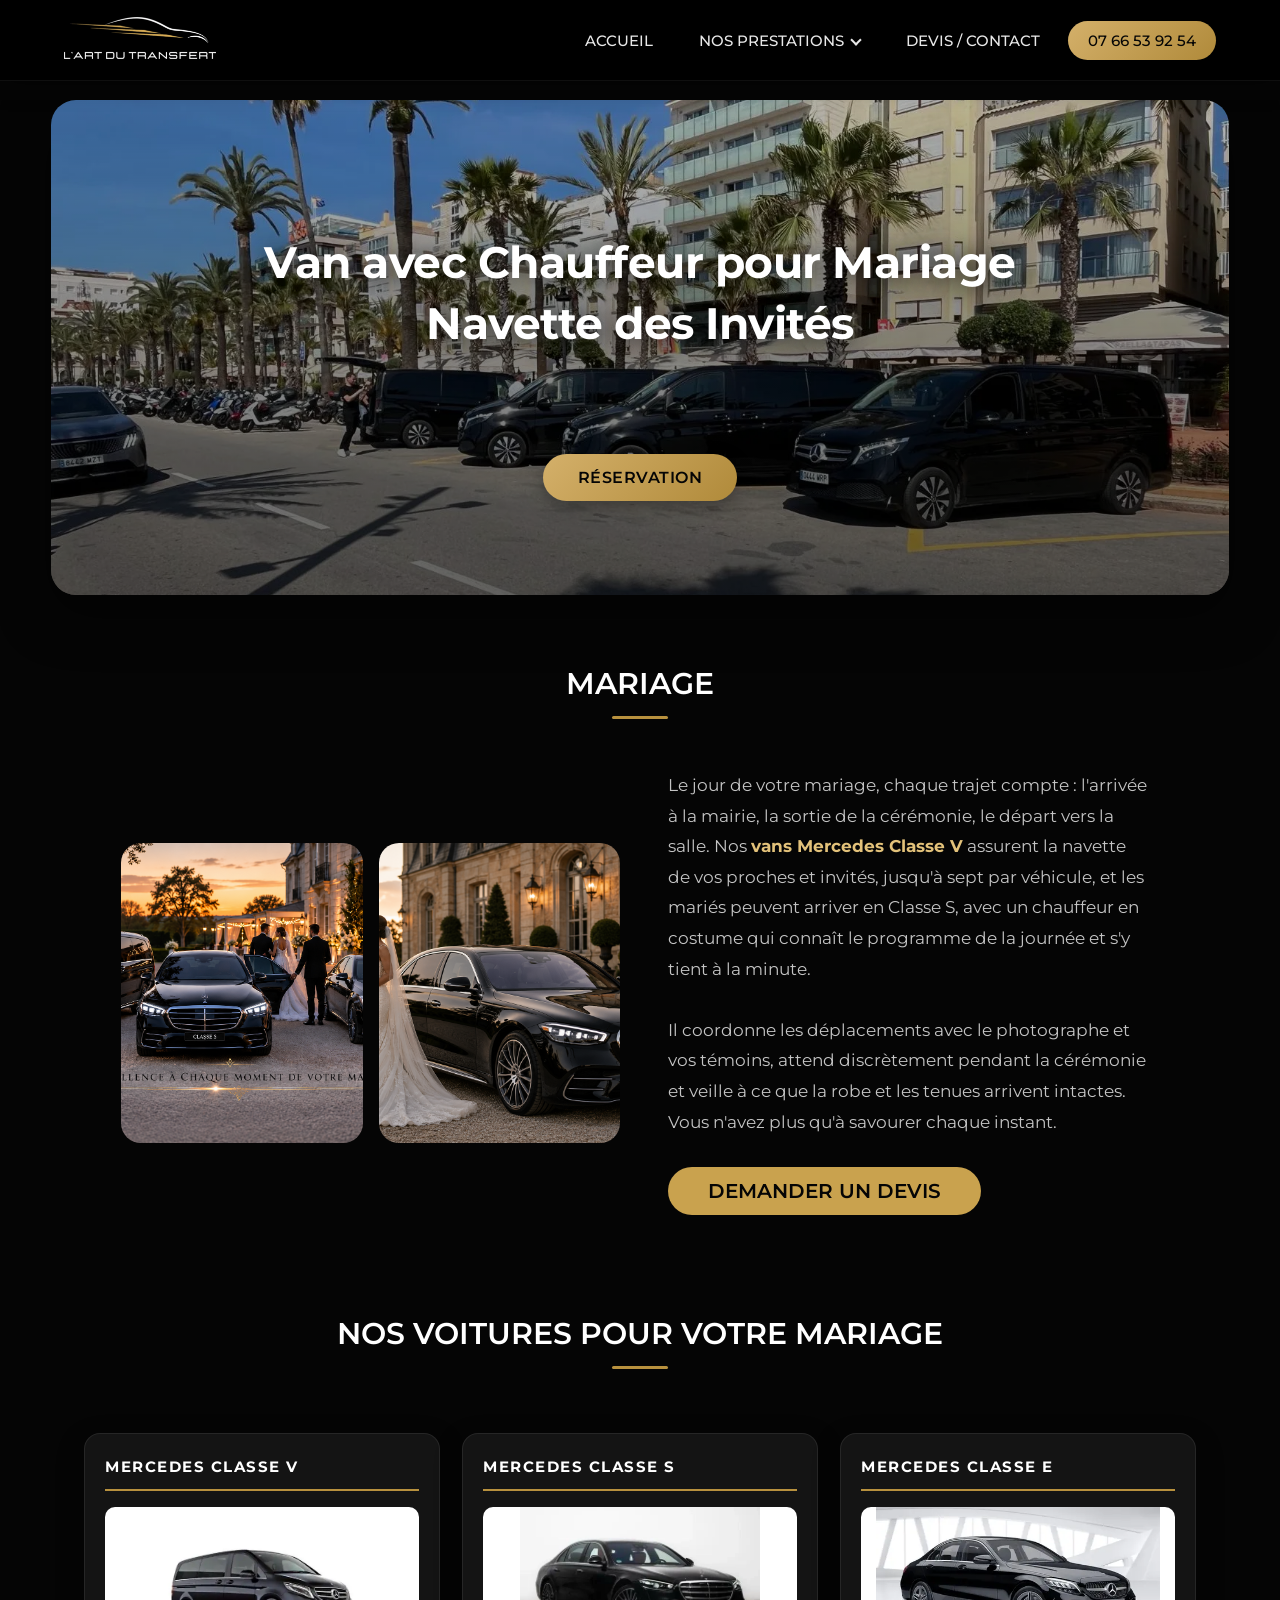
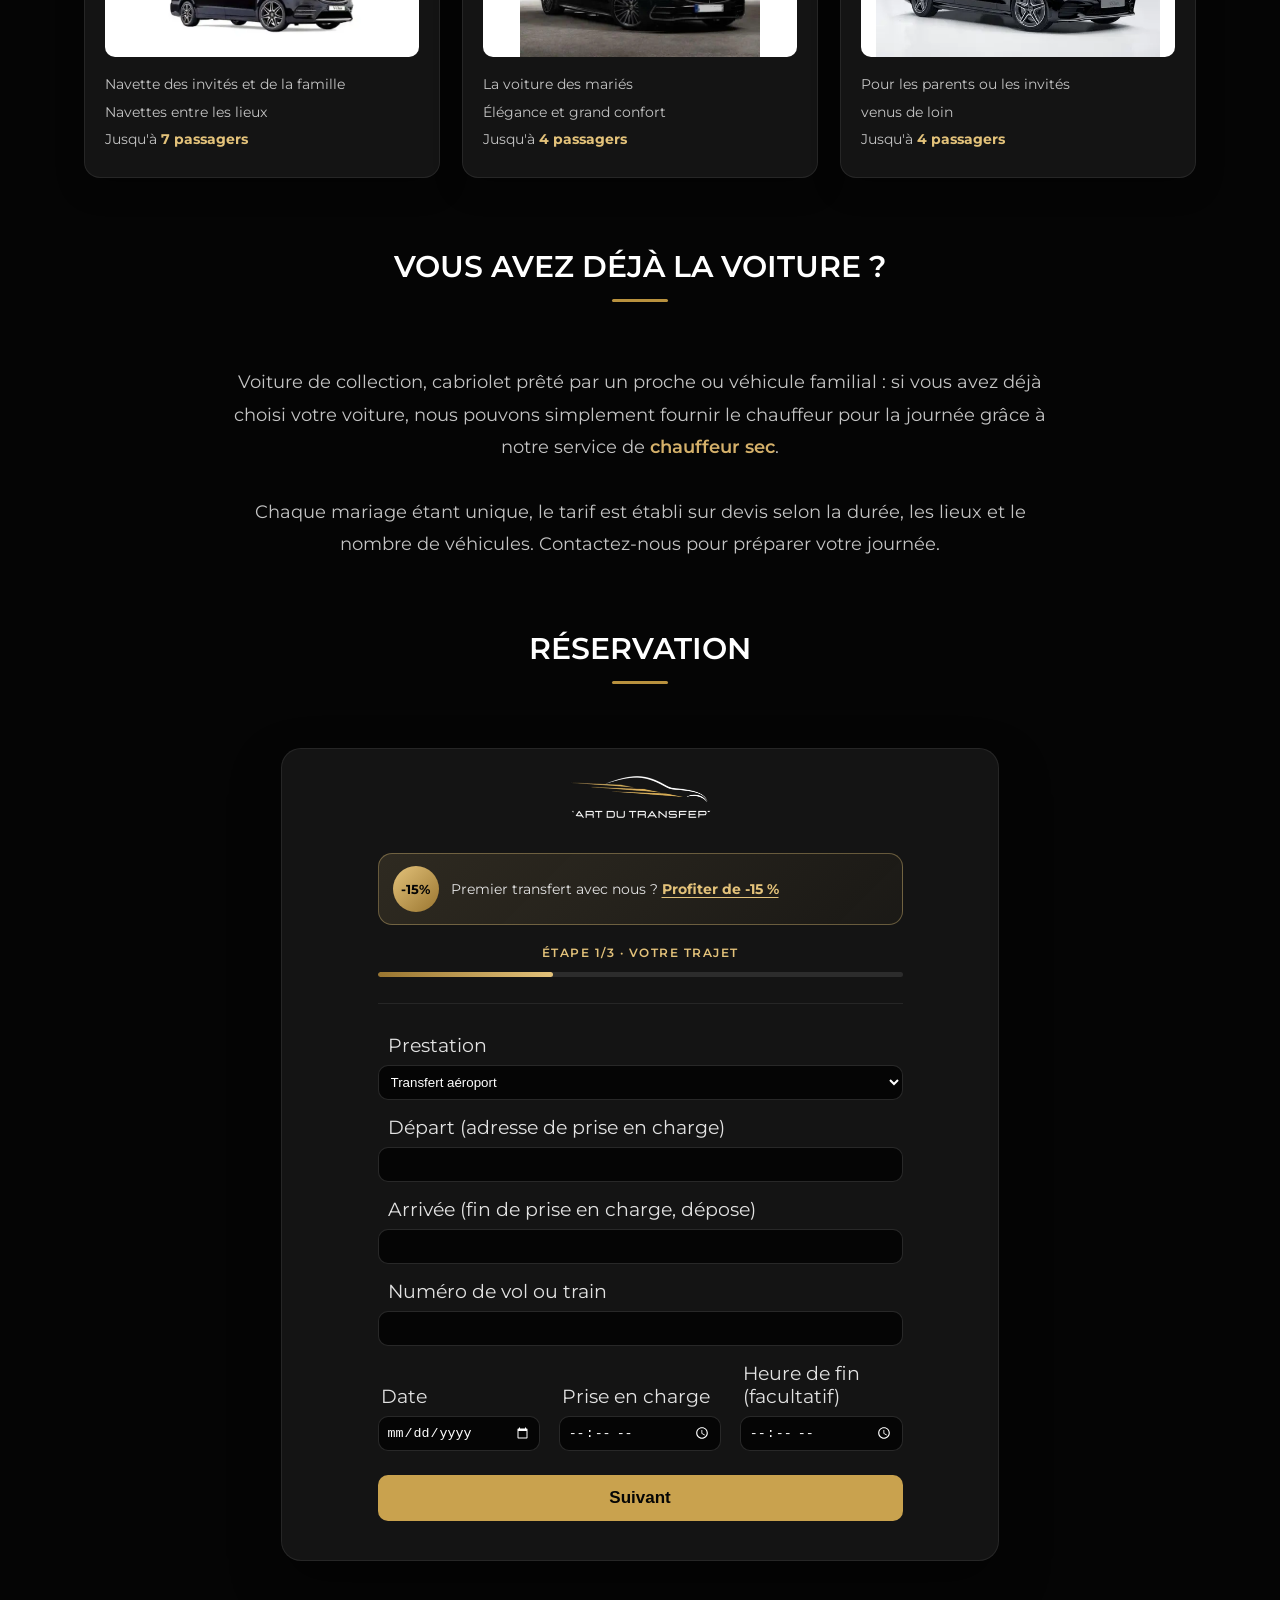
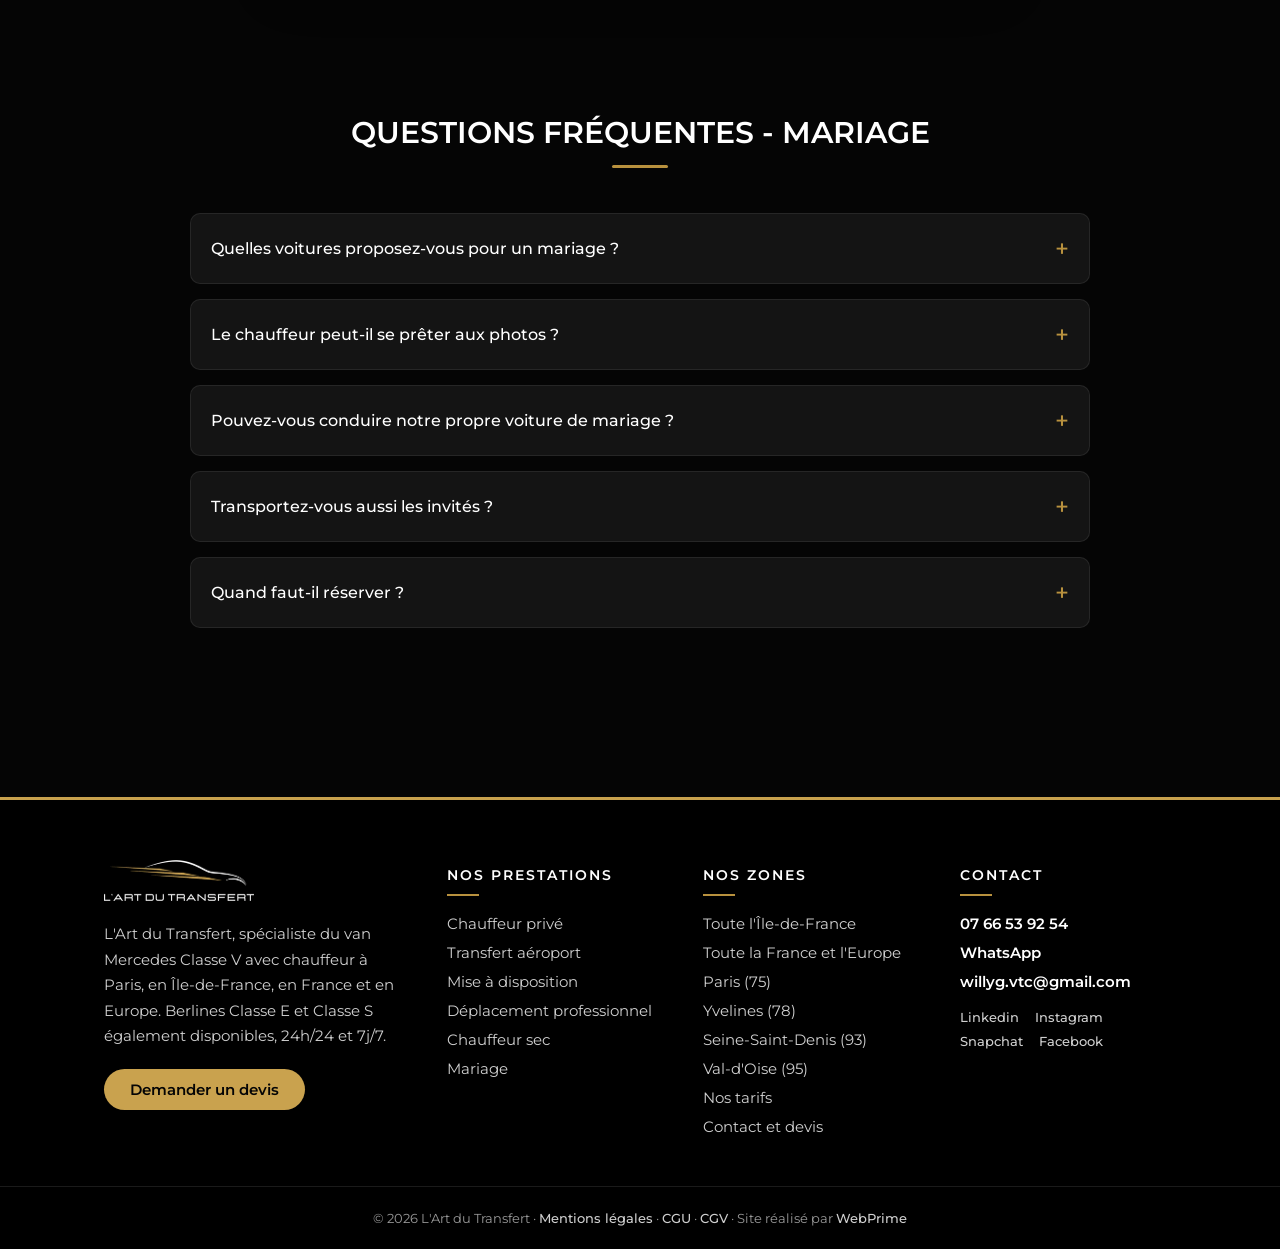
<file: chauffeur-mariage.html>
<!DOCTYPE html>
<html lang="fr">

<head>
    <meta charset="utf-8">
    <meta name="viewport" content="width=device-width, initial-scale=1" />
    <meta name="robots" content="index, follow">
    <link rel="canonical" href="https://art-du-transfert.fr/chauffeur-mariage.html" />
    <meta name="description"
        content="Van Mercedes Classe V avec chauffeur pour votre mariage en Île-de-France : navettes des invités et de la famille jusqu&#x27;à 7 passagers, mariés en Classe S. Chauffeurs en costume, devis gratuit.">
    <link href="style.css" rel="stylesheet">
    <title>Van avec Chauffeur pour Mariage - Navette Invités Mercedes Classe V Paris</title>
    <link rel="icon" type="image/x-icon" href="./favicon.ico">
    <link rel="apple-touch-icon" type="image/png" sizes="96x96" href="./logo/apple-icon-96x96.png">
    <link rel="icon" type="image/png" sizes="32x32" href="./logo/android-icon-32x32.png">
    <meta name="msapplication-TileColor" content="#000000">
    <meta name="msapplication-TileImage" content="./logo/ms-icon-32x32.png">
    <meta name="msapplication-TileImage" content="./logo/ms-icon-96x96.png">
    <meta name="theme-color" content="#000000">
    <script type="application/ld+json">
    {
    "@context": "https://schema.org",
    "@type": "LimousineService",
    "name": "L'Art du Transfert",
    "description": "Van Mercedes Classe V avec chauffeur pour votre mariage en Île-de-France : navettes des invités et de la famille jusqu'à 7 passagers, mariés en Classe S. Chauffeurs en costume, devis gratuit.",
    "url": "https://art-du-transfert.fr/chauffeur-mariage.html",
    "telephone": "+33766539254",
    "address": {
        "@type": "PostalAddress",
        "addressLocality": "Paris",
        "addressRegion": "Île-de-France",
        "addressCountry": "FR"
    },
    "image": [
        "https://art-du-transfert.fr/chauffeur-mariage-paris.webp"
    ],
    "hasOfferCatalog": {
        "@type": "OfferCatalog",
        "name": "Chauffeur mariage",
        "itemListElement": [
            {
                "@type": "Offer",
                "itemOffered": {
                    "@type": "Service",
                    "name": "voiture de mariage avec chauffeur",
                    "url": "https://art-du-transfert.fr/chauffeur-mariage.html"
                }
            },
            {
                "@type": "Offer",
                "itemOffered": {
                    "@type": "Service",
                    "name": "chauffeur mariage Paris",
                    "url": "https://art-du-transfert.fr/chauffeur-mariage.html"
                }
            },
            {
                "@type": "Offer",
                "itemOffered": {
                    "@type": "Service",
                    "name": "location Mercedes mariage avec chauffeur",
                    "url": "https://art-du-transfert.fr/chauffeur-mariage.html"
                }
            },
            {
                "@type": "Offer",
                "itemOffered": {
                    "@type": "Service",
                    "name": "transport des invités de mariage",
                    "url": "https://art-du-transfert.fr/chauffeur-mariage.html"
                }
            },
            {
                "@type": "Offer",
                "itemOffered": {
                    "@type": "Service",
                    "name": "chauffeur pour votre voiture de mariage",
                    "url": "https://art-du-transfert.fr/location-chauffeur-sans-voiture.html"
                }
            },
            {
                "@type": "Offer",
                "itemOffered": {
                    "@type": "Service",
                    "name": "devis voiture mariage",
                    "url": "https://art-du-transfert.fr/contact.html"
                }
            }
        ]
    },

    "areaServed": {
        "@type": "AdministrativeArea",
        "name": "Île-de-France"
    }
    }
    </script>

    <script type="application/ld+json">
    {
        "@context": "https://schema.org",
        "@type": "FAQPage",
        "mainEntity": [
            {
                "@type": "Question",
                "name": "Quelles voitures proposez-vous pour un mariage ?",
                "acceptedAnswer": {
                    "@type": "Answer",
                    "text": "La Mercedes Classe S pour les mariés, la Classe V pour transporter jusqu'à sept proches à la fois, et la Classe E pour les parents ou les invités. Tous les véhicules sont récents et préparés avec soin."
                }
            },
            {
                "@type": "Question",
                "name": "Le chauffeur peut-il se prêter aux photos ?",
                "acceptedAnswer": {
                    "@type": "Answer",
                    "text": "Oui, il se coordonne volontiers avec votre photographe : ouverture de portière, arrêt sur un lieu choisi, mise en valeur du véhicule pour les clichés."
                }
            },
            {
                "@type": "Question",
                "name": "Pouvez-vous conduire notre propre voiture de mariage ?",
                "acceptedAnswer": {
                    "@type": "Answer",
                    "text": "Oui, grâce au service de chauffeur sec : nous fournissons un chauffeur en tenue pour conduire le véhicule de votre choix, à condition que votre assurance l'autorise."
                }
            },
            {
                "@type": "Question",
                "name": "Transportez-vous aussi les invités ?",
                "acceptedAnswer": {
                    "@type": "Answer",
                    "text": "Oui, nos Classe V assurent les navettes entre la mairie, le lieu de cérémonie, la salle de réception et les hôtels, jusqu'à sept passagers par véhicule."
                }
            },
            {
                "@type": "Question",
                "name": "Quand faut-il réserver ?",
                "acceptedAnswer": {
                    "@type": "Answer",
                    "text": "Dès que la date et les lieux sont fixés, surtout pour les samedis de mai à septembre qui partent vite. Plusieurs mois à l'avance est idéal."
                }
            }
        ]
    }
    </script>
    <link href="https://fonts.googleapis.com/css2?family=Montserrat:wght@400;500;700&display=swap" rel="stylesheet">
    <link rel="preload" href="van-classe-v-hero.webp" as="image">
</head>

<body>
    <header>
        <nav class="navbar">
            <a href="https://art-du-transfert.fr/" class="logo-link">
                <img src="./logo/lart-du-transfert-dore.webp" alt="L'Art du Transfert, chauffeur privé et grande remise" title="L'Art du Transfert" class="logo" loading="lazy" decoding="async">
            </a>
            <input type="checkbox" id="nav-toggle" class="nav-toggle">
            <label for="nav-toggle" class="nav-burger">
                <span></span>
                <span></span>
                <span></span>
            </label>
            <ul class="nav-menu">
                <li class="nav-item">
                    <a href="https://art-du-transfert.fr/" title="chauffeur privé paris">ACCUEIL</a>
                </li>
                <li class="nav-item has-dropdown">
                    <input type="checkbox" id="dropdown-toggle" class="dropdown-toggle">
                    <label for="dropdown-toggle" class="dropdown-label">NOS PRESTATIONS <span class="arrow"></span></label>
                    <ul class="dropdown">
                        <li><a href="chauffeur-prive-paris-75.html" title="chauffeur privé paris">Chauffeur privé</a></li>
                        <li><a href="transfert-aeroport.html" title="transfert aéroport">Transfert Aéroport</a></li>
                        <li><a href="mise-a-disposition-chauffeur.html" title="mise à disposition avec chauffeur">Mise à Disposition</a></li>
                        <li><a href="deplacements-professionnels.html" title="chauffeur de luxe">Déplacement professionnel</a></li>
                        <li><a href="location-chauffeur-sans-voiture.html" title="chauffeur sec">Chauffeur Sec</a></li>
                        <li><a href="chauffeur-mariage.html" title="location voiture mariage avec chauffeur">Mariage</a></li>
                    </ul>
                </li>
                <li class="nav-item">
                    <a href="contact.html" title="devis chauffeur privé">DEVIS / CONTACT</a>
                </li>
                <li class="nav-item nav-cta">
                    <a href="tel:+33766539254" title="appeler L'Art du Transfert">07 66 53 92 54</a>
                </li>
            </ul>
        </nav>
    </header>
    <main>
        <div class="img-index">
            <img src="van-classe-v-hero.webp" alt="van Mercedes Classe V avec chauffeur" class="background-image">
            <h1><i>Van avec Chauffeur pour Mariage<br>Navette des Invités</i></h1>
            <a class="bouton-1" href="contact.html" title="chauffeur privé">RÉSERVATION</a>
        </div>
        <section>
            <h2>MARIAGE</h2>
            <div class="services-pc">
                <img src="chauffeur-mariage-paris.webp" alt="location de voiture avec chauffeur pour mariage"
                    title="voiture mariage" loading="lazy" decoding="async">
                <img src="chauffeur-pour-mariage.webp" alt="Mercedes de mariage avec chauffeur"
                    title="voiture de mariage de luxe" loading="lazy" decoding="async">
            </div>
            <div class="services-mob">
                <img src="chauffeur-mariage-paris.webp" alt="location de voiture de mariage avec chauffeur"
                    title="location de voiture mariage" loading="lazy" decoding="async">
            </div>
            <div class="texte1">
                <p>
                    Le jour de votre mariage, chaque trajet compte : l'arrivée à la mairie, la sortie de la
                    cérémonie, le départ vers la salle. Nos <strong>vans Mercedes Classe V</strong> assurent la navette
                    de vos proches et invités, jusqu'à sept par véhicule, et les mariés peuvent arriver en Classe S,
                    avec un chauffeur en costume qui connaît le programme de la journée et s'y tient à la minute.
                    <br><br>
                    Il coordonne les déplacements avec le photographe et vos témoins, attend discrètement
                    pendant la cérémonie et veille à ce que la robe et les tenues arrivent intactes. Vous n'avez
                    plus qu'à savourer chaque instant.
                </p>
            </div>
            <a class="bouton-3" href="contact.html"
                title="devis voiture de mariage avec chauffeur">DEMANDER UN DEVIS</a>
        </section>
        <h2>NOS VOITURES POUR VOTRE MARIAGE</h2>
        <div class="p-slide">
            <div class="slide">
                <p><strong class="strong-pvtc">MERCEDES CLASSE V</strong>
                    <img src="van.webp" alt="Mercedes Classe V invités mariage">
                    Navette des invités et de la famille <br>
                    Navettes entre les lieux <br>
                    Jusqu'à <strong>7 passagers</strong>
                </p>
            </div>
            <div class="slide">
                <p><strong class="strong-pvtc">MERCEDES CLASSE S</strong>
                    <img src="mercedes-classe-s.webp" alt="Mercedes Classe S mariage">
                    La voiture des mariés <br>
                    Élégance et grand confort <br>
                    Jusqu'à <strong>4 passagers</strong>
                </p>
            </div>
            <div class="slide">
                <p><strong class="strong-pvtc">MERCEDES CLASSE E</strong>
                    <img src="classe-e-berline.webp" alt="Mercedes Classe E mariage">
                    Pour les parents ou les invités <br>
                    venus de loin <br>
                    Jusqu'à <strong>4 passagers</strong>
                </p>
            </div>
        </div>
        <h2>VOUS AVEZ DÉJÀ LA VOITURE ?</h2>
        <div class="texte1">
            <p>
                Voiture de collection, cabriolet prêté par un proche ou véhicule familial : si vous avez déjà
                choisi votre voiture, nous pouvons simplement fournir le chauffeur pour la journée grâce à notre
                service de <a href="location-chauffeur-sans-voiture.html">chauffeur sec</a>.
                <br><br>
                Chaque mariage étant unique, le tarif est établi sur devis selon la durée, les lieux et le
                nombre de véhicules. Contactez-nous pour préparer votre journée.
            </p>
        </div>
        <h2>RÉSERVATION</h2>
        <div class="form-container">
            <div class="image-container">
                <img src="./logo/lart-du-transfert-dore-300.webp" alt="L'Art du Transfert chauffeur privé Paris" title="L'Art du Transfert" loading="lazy" decoding="async">
            </div>
            <form id="contactForm" action="https://webprime.app/webhook/contact/122df4dd24c7aa04f24c69896a1f8dae76427f45d6d30b6a4fad8a621d08f224" method="POST" onsubmit="return sendBoth(event)">
                <div class="hp-wrap">
                    <label for="website">Votre site web :</label>
                    <input type="text" id="website" name="_honey" autocomplete="off">
                </div>

                <div class="form-progress">
                    <div class="form-progress-bar"><span id="formProgressFill"></span></div>
                    <div class="form-progress-label">Étape <span id="formStepNum">1</span>/3 &middot; <span id="formStepName">Votre trajet</span></div>
                </div>

                <div class="form-step" data-name="Votre trajet">
                    <label for="prestation">Prestation</label>
                    <select id="prestation" name="prestation">
                        <option value="Transfert aeroport">Transfert aéroport</option>
                        <option value="Mise a disposition">Mise à disposition</option>
                        <option value="Deplacement pro">Déplacement professionnel</option>
                        <option value="Trajet Prive">Trajet Privé</option>
                        <option value="Chauffeur Sec">Chauffeur Sec</option>
                        <option value="Mariage">Mariage</option>
                        <option value="Longue distance">Longue distance / Europe</option>
                        <option value="Tourisme">Tourisme</option>
                        <option value="Autre">Autre</option>
                    </select>

                    <label for="departure1">Départ (adresse de prise en charge)</label>
                    <input type="text" id="departure1" name="lieu_depart" required>

                    <label for="arrival1">Arrivée (fin de prise en charge, dépose)</label>
                    <input type="text" id="arrival1" name="lieu_arrivee" required>

                    <label for="numero">Numéro de vol ou train</label>
                    <input type="text" id="numero" name="numero">

                    <div class="inline-container">
                        <div class="inline-item">
                            <label for="date">Date</label>
                            <input type="date" id="date" name="date" required>
                        </div>
                        <div class="inline-item">
                            <label for="heure">Prise en charge</label>
                            <input type="time" id="heure" name="heure" required>
                        </div>
                        <div class="inline-item">
                            <label for="heure_fin">Heure de fin (facultatif)</label>
                            <input type="time" id="heure_fin" name="heure_fin">
                        </div>
                    </div>
                </div>

                <div class="form-step" data-name="Passagers &amp; bagages">
                    <div class="inline-container">
                        <div class="inline-item">
                            <label for="passengers">Adultes</label>
                            <select id="passengers" name="passagers">
                                <option value="1">1</option>
                                <option value="2">2</option>
                                <option value="3">3</option>
                                <option value="4">4</option>
                                <option value="5">5</option>
                                <option value="6">6</option>
                                <option value="7">7</option>
                            </select>
                        </div>
                        <div class="inline-item">
                            <label for="children">Enfants</label>
                            <select id="children" name="enfants">
                                <option value="0">0</option>
                                <option value="1">1</option>
                                <option value="2">2</option>
                                <option value="3">3</option>
                            </select>
                        </div>
                    </div>

                    <div class="inline-container">
                        <div class="inline-item">
                            <label for="luggage">Bagages</label>
                            <select id="luggage" name="bagages">
                                <option value="0">0</option>
                                <option value="1">1</option>
                                <option value="2">2</option>
                                <option value="3">3</option>
                                <option value="4">4</option>
                                <option value="5">5</option>
                                <option value="6">6</option>
                                <option value="7">7</option>
                                <option value="8">8</option>
                            </select>
                        </div>
                        <div class="inline-item">
                            <label for="car-seats">Sièges auto</label>
                            <select id="car-seats" name="sieges_auto">
                                <option value="0">0</option>
                                <option value="1">1</option>
                                <option value="2">2</option>
                                <option value="3">3</option>
                            </select>
                        </div>
                        <div class="inline-item">
                            <label for="rehausseur">Rehausseur</label>
                            <select id="rehausseur" name="rehausseur">
                                <option value="0">0</option>
                                <option value="1">1</option>
                                <option value="2">2</option>
                                <option value="3">3</option>
                            </select>
                        </div>
                    </div>
                </div>

                <div class="form-step" data-name="Vos coordonnées">
                    <label for="name">Nom / Prénom</label>
                    <input type="text" id="name" name="nom" required pattern="[A-Za-zÀ-ÿ' -]{2,60}" title="Indiquez votre nom (lettres uniquement, 2 à 60 caractères)">

                    <label for="tel">Téléphone :</label>
                    <input type="tel" id="tel" name="tel" pattern="(?:0[1-9](?:[ .\-]?\d{2}){4}|(?:\+|00)[ .]?[1-9](?:[ .\(\)\-]{0,2}\d){6,16})" maxlength="25" inputmode="tel" title="Numéro français (06 12 34 56 78) ou étranger avec l’indicatif du pays (+34, +44, +1, +212, +971…)" required>

                    <label for="email">Email</label>
                    <input type="email" id="email" name="email" required>

                    <label for="comments">Commentaires</label>
                    <textarea id="comments" name="commentaires" rows="4"></textarea>
                </div>

                <div class="form-nav">
                    <button type="button" class="form-prev" id="formPrev">Précédent</button>
                    <button type="button" class="form-next" id="formNext">Suivant</button>
                    <button type="submit" class="form-submit" id="formSubmit">ENVOYER</button>
                </div>
            </form>
            <div class="contact-thanks" style="display:none; padding: 30px 20px; background-color: #111111; border: 2px solid #c9a24e; border-radius: 8px; text-align: center; margin-top: 20px;">
                <h3 style="color: #e3c27a; margin: 0 0 10px 0;">Merci pour votre demande !</h3>
                <p style="margin: 0; color: #ffffff; font-size: 1.05em;">Nous vous recontactons rapidement.</p>
            </div>
        </div>
    </main>
    <section class="faq-section">
        <h2>QUESTIONS FRÉQUENTES - MARIAGE</h2>
        <div class="faq-item">
            <input type="checkbox" id="faq1">
            <label for="faq1">Quelles voitures proposez-vous pour un mariage ?</label>
            <div class="faq-answer">
                <p>La Mercedes Classe S pour les mariés, la Classe V pour transporter jusqu'à sept proches à la fois, et la Classe E pour les parents ou les invités. Tous les véhicules sont récents et préparés avec soin.</p>
            </div>
        </div>
        <div class="faq-item">
            <input type="checkbox" id="faq2">
            <label for="faq2">Le chauffeur peut-il se prêter aux photos ?</label>
            <div class="faq-answer">
                <p>Oui, il se coordonne volontiers avec votre photographe : ouverture de portière, arrêt sur un lieu choisi, mise en valeur du véhicule pour les clichés.</p>
            </div>
        </div>
        <div class="faq-item">
            <input type="checkbox" id="faq3">
            <label for="faq3">Pouvez-vous conduire notre propre voiture de mariage ?</label>
            <div class="faq-answer">
                <p>Oui, grâce au service de chauffeur sec : nous fournissons un chauffeur en tenue pour conduire le véhicule de votre choix, à condition que votre assurance l'autorise.</p>
            </div>
        </div>
        <div class="faq-item">
            <input type="checkbox" id="faq4">
            <label for="faq4">Transportez-vous aussi les invités ?</label>
            <div class="faq-answer">
                <p>Oui, nos Classe V assurent les navettes entre la mairie, le lieu de cérémonie, la salle de réception et les hôtels, jusqu'à sept passagers par véhicule.</p>
            </div>
        </div>
        <div class="faq-item">
            <input type="checkbox" id="faq5">
            <label for="faq5">Quand faut-il réserver ?</label>
            <div class="faq-answer">
                <p>Dès que la date et les lieux sont fixés, surtout pour les samedis de mai à septembre qui partent vite. Plusieurs mois à l'avance est idéal.</p>
            </div>
        </div>
    </section>
    <footer class="site-footer" id="contactez-nous">
        <div class="footer-grid">
            <div class="footer-col footer-brand">
                <img src="./logo/lart-du-transfert-dore-300.webp" alt="L'Art du Transfert chauffeur privé Paris" title="L'Art du Transfert" class="footer-logo" width="150" height="41" loading="lazy" decoding="async">
                <p>L'Art du Transfert, spécialiste du van Mercedes Classe V avec chauffeur à Paris, en Île-de-France, en France et en Europe. Berlines Classe E et Classe S également disponibles, 24h/24 et 7j/7.</p>
                <a class="footer-cta" href="contact.html" title="devis chauffeur privé">Demander un devis</a>
            </div>
            <div class="footer-col">
                <h4>NOS PRESTATIONS</h4>
                <ul>
                    <li><a href="chauffeur-prive-paris-75.html" title="chauffeur privé paris">Chauffeur privé</a></li>
                    <li><a href="transfert-aeroport.html" title="transfert aéroport">Transfert aéroport</a></li>
                    <li><a href="mise-a-disposition-chauffeur.html" title="mise à disposition avec chauffeur">Mise à disposition</a></li>
                    <li><a href="deplacements-professionnels.html" title="déplacement professionnel">Déplacement professionnel</a></li>
                    <li><a href="location-chauffeur-sans-voiture.html" title="chauffeur sec">Chauffeur sec</a></li>
                    <li><a href="chauffeur-mariage.html" title="chauffeur mariage">Mariage</a></li>
                </ul>
            </div>
            <div class="footer-col">
                <h4>NOS ZONES</h4>
                <ul>
                    <li class="zone-info">Toute l'Île-de-France</li>
                    <li class="zone-info">Toute la France et l'Europe</li>
                    <li><a href="chauffeur-prive-paris-75.html" title="chauffeur privé paris 75">Paris (75)</a></li>
                    <li><a href="chauffeur-prive-78.html" title="chauffeur privé yvelines">Yvelines (78)</a></li>
                    <li><a href="chauffeur-prive-93.html" title="chauffeur privé seine-saint-denis">Seine-Saint-Denis (93)</a></li>
                    <li><a href="chauffeur-prive-95.html" title="chauffeur privé val-d'oise">Val-d'Oise (95)</a></li>
                    <li><a href="index.html#tarifs" title="tarifs van avec chauffeur">Nos tarifs</a></li>
                    <li><a href="contact.html" title="devis chauffeur privé">Contact et devis</a></li>
                </ul>
            </div>
            <div class="footer-col">
                <h4>CONTACT</h4>
                <ul class="footer-contact">
                    <li><a href="tel:+33766539254" title="tel">07 66 53 92 54</a></li>
                    <li><a href="https://wa.me/33766539254" target="_blank" title="WhatsApp">WhatsApp</a></li>
                    <li><a href="mailto:willyg.vtc@gmail.com" title="email">willyg.vtc@gmail.com</a></li>
                </ul>
                <div class="footer-social">
                    <a href="https://fr.linkedin.com/" target="_blank" title="LinkedIn L'Art du Transfert">Linkedin</a>
                    <a href="https://www.instagram.com/" target="_blank" title="Instagram L'Art du Transfert">Instagram</a>
                    <a href="https://www.snapchat.com/" target="_blank" title="Snapchat L'Art du Transfert">Snapchat</a>
                    <a href="https://www.facebook.com/" target="_blank" title="Facebook L'Art du Transfert">Facebook</a>
                </div>
            </div>
        </div>
        <div class="footer-bottom">
            <p>&copy; 2026 L'Art du Transfert &middot; <a href="mentions-legales.html">Mentions légales</a> &middot; <a href="cgu.html">CGU</a> &middot; <a href="cgv.html">CGV</a> &middot; Site réalisé par <a href="https://webprime.app/" target="_blank">WebPrime</a></p>
        </div>
        <div class="whats-icon"><a href="https://wa.me/33766539254" title="réservation chauffeur privé"
                target="_blank"><img src="numero-chauffeur-prive.webp" alt="contact"></a>
        </div>
    </footer>
    <script>
        const list = document.querySelectorAll('.list');
        function activeLink() {
            list.forEach((item) =>
                item.classList.remove('active'));
            this.classList.add('active');
        }
        list.forEach((item) =>
            item.addEventListener('mouseover', activeLink));
    </script>
    <script>
        document.querySelectorAll('.nav-menu a').forEach(function(link) {
            link.addEventListener('click', function() {
                document.getElementById('nav-toggle').checked = false;
            });
        });
    </script>
    <script>
        document.addEventListener('DOMContentLoaded', function () {
            var observerOptions = {
                root: null,
                rootMargin: '0px',
                threshold: 0.5
            };
            function observeStep(entry, observer) {
                entry.target.classList.add('slide-in-done');
                observer.unobserve(entry.target);
            }
            function createObserver(element) {
                var observer = new IntersectionObserver(function (entries) {
                    entries.forEach(function (entry) {
                        if (entry.isIntersecting) {
                            observeStep(entry, observer);
                        }
                    });
                }, observerOptions);
                observer.observe(element);
            }
            var elements = document.querySelectorAll('.slide');
            elements.forEach(function (element) {
                createObserver(element);
            });
        });
    </script>
        <script>
    function sendBoth(e) {
        e.preventDefault();
        var form = e.target;
        var btn = form.querySelector('button[type="submit"]');
        var honeyField = form.querySelector('[name="_honey"]');
        if (honeyField && honeyField.value) return false;
        btn.textContent = 'Envoi en cours...';
        btn.disabled = true;
                var nom = (form.querySelector('[name="nom"]') || {}).value || '';
        var tel = (form.querySelector('[name="tel"]') || {}).value || '';
        var email = (form.querySelector('[name="email"]') || {}).value || '';
        var prestation = (form.querySelector('[name="prestation"]') || {}).value || '';
        var depart = (form.querySelector('[name="lieu_depart"]') || {}).value || '';
        var arrivee = (form.querySelector('[name="lieu_arrivee"]') || {}).value || '';
        var numero = (form.querySelector('[name="numero"]') || {}).value || '';
        var date = (form.querySelector('[name="date"]') || {}).value || '';
        var heure = (form.querySelector('[name="heure"]') || {}).value || '';
        var heureFin = (form.querySelector('[name="heure_fin"]') || {}).value || '';
        var passagers = (form.querySelector('[name="passagers"]') || {}).value || '';
        var enfants = (form.querySelector('[name="enfants"]') || {}).value || '';
        var bagages = (form.querySelector('[name="bagages"]') || {}).value || '';
        var sieges = (form.querySelector('[name="sieges_auto"]') || {}).value || '';
        var rehausseur = (form.querySelector('[name="rehausseur"]') || {}).value || '';
        var commentaires = (form.querySelector('[name="commentaires"]') || {}).value || '';
        var webhookData = new FormData();
        webhookData.append('name', nom);
        webhookData.append('email', email);
        webhookData.append('tel', tel);
        webhookData.append('service', prestation);
        var msg = 'Prestation : ' + prestation
            + '\nDepart : ' + depart
            + '\nArrivee : ' + arrivee
            + '\nNumero de vol/train : ' + numero
            + '\nDate : ' + date + ' a ' + heure
            + (heureFin ? '\nHeure de fin prevue : ' + heureFin : '')
            + '\nPassagers : ' + passagers + ' adulte(s), ' + enfants + ' enfant(s)'
            + '\nBagages : ' + bagages + ' | Sieges auto : ' + sieges + ' | Rehausseur : ' + rehausseur
            + '\n\nCommentaires : ' + commentaires;
        if (window.ADT_PROMO) msg = window.ADT_PROMO.appliquer(webhookData, msg);
        webhookData.append('message', msg);
        var p1 = fetch('https://webprime.app/webhook/contact/122df4dd24c7aa04f24c69896a1f8dae76427f45d6d30b6a4fad8a621d08f224', {
            method: 'POST',
            body: webhookData,
            keepalive: true
        }).catch(function() {});
        var shown = false;
        var showThanks = function() {
            if (shown) return;
            shown = true;
            form.style.display = 'none';
            var thanks = form.nextElementSibling;
            while (thanks && !(thanks.classList && thanks.classList.contains('contact-thanks'))) {
                thanks = thanks.nextElementSibling;
            }
            if (thanks) thanks.style.display = 'block';
        };
        Promise.allSettled([p1]).then(showThanks);
        setTimeout(showThanks, 3000);
        return false;
    }
    </script>
    <nav class="bottom-nav">
        <a href="https://art-du-transfert.fr/" class="bottom-nav-item" title="Accueil chauffeur privé Paris">
            <span class="bottom-nav-icon"><svg viewBox="0 0 24 24"><path d="M3 11l9-8 9 8"/><path d="M5 10v10h14V10"/></svg></span>
            <span class="bottom-nav-label">Accueil</span>
        </a>
        <a href="chauffeur-prive-paris-75.html" class="bottom-nav-item" title="Nos prestations de chauffeur privé">
            <span class="bottom-nav-icon"><svg viewBox="0 0 24 24"><path d="M4 12l1.8-4.5c.3-.6.9-1 1.6-1h9.2c.7 0 1.3.4 1.6 1L20 12v5h-2.5v-2h-11v2H4z"/><circle cx="7.5" cy="14.5" r="1.5"/><circle cx="16.5" cy="14.5" r="1.5"/></svg></span>
            <span class="bottom-nav-label">Services</span>
        </a>
        <a href="contact.html" class="bottom-nav-item" title="Devis chauffeur privé">
            <span class="bottom-nav-icon"><svg viewBox="0 0 24 24"><path d="M6 3h12v18l-3-2-3 2-3-2-3 2z"/><path d="M9 8h6M9 12h6"/></svg></span>
            <span class="bottom-nav-label">Devis</span>
        </a>
        <a href="tel:+33766539254" class="bottom-nav-item bottom-nav-call" title="Appeler L'Art du Transfert">
            <span class="bottom-nav-icon"><svg viewBox="0 0 24 24"><path d="M6.6 10.8c1.4 2.8 3.8 5.1 6.6 6.6l2.2-2.2c.3-.3.7-.4 1-.2 1.1.4 2.3.6 3.5.6.6 0 1 .4 1 1V20c0 .6-.4 1-1 1C10.6 21 3 13.4 3 4c0-.6.4-1 1-1h3.5c.6 0 1 .4 1 1 0 1.2.2 2.4.6 3.5.1.4 0 .8-.3 1z"/></svg></span>
            <span class="bottom-nav-label">Appeler</span>
        </a>
        <a href="https://wa.me/33766539254" target="_blank" class="bottom-nav-item bottom-nav-whatsapp" title="Réservation WhatsApp chauffeur privé">
            <span class="bottom-nav-icon"><svg viewBox="0 0 24 24"><path d="M17.472 14.382c-.297-.149-1.758-.867-2.03-.967-.273-.099-.471-.148-.67.15-.197.297-.767.966-.94 1.164-.173.199-.347.223-.644.075-.297-.15-1.255-.463-2.39-1.475-.883-.788-1.48-1.761-1.653-2.059-.173-.297-.018-.458.13-.606.134-.133.298-.347.446-.52.149-.174.198-.298.298-.497.099-.198.05-.371-.025-.52-.075-.149-.669-1.612-.916-2.207-.242-.579-.487-.5-.669-.51-.173-.008-.371-.01-.57-.01-.198 0-.52.074-.792.372-.272.297-1.04 1.016-1.04 2.479 0 1.462 1.065 2.875 1.213 3.074.149.198 2.096 3.2 5.077 4.487.709.306 1.262.489 1.694.625.712.227 1.36.195 1.871.118.571-.085 1.758-.719 2.006-1.413.248-.694.248-1.289.173-1.413-.074-.124-.272-.198-.57-.347m-5.421 7.403h-.004a9.87 9.87 0 01-5.031-1.378l-.361-.214-3.741.982.998-3.648-.235-.374a9.86 9.86 0 01-1.51-5.26c.001-5.45 4.436-9.884 9.888-9.884 2.64 0 5.122 1.03 6.988 2.898a9.825 9.825 0 012.893 6.994c-.003 5.45-4.437 9.884-9.885 9.884z"/></svg></span>
            <span class="bottom-nav-label">WhatsApp</span>
        </a>
    </nav>
    <script>
    (function(){
        var form = document.getElementById('contactForm');
        if(!form) return;
        var steps = [].slice.call(form.querySelectorAll('.form-step'));
        if(steps.length < 2) return;
        var prev = form.querySelector('#formPrev'),
            next = form.querySelector('#formNext'),
            submit = form.querySelector('#formSubmit'),
            fill = form.querySelector('#formProgressFill'),
            snum = form.querySelector('#formStepNum'),
            sname = form.querySelector('#formStepName');
        var cur = 0;
        function show(i){
            cur = i;
            steps.forEach(function(s, idx){
                if(idx === i){ s.removeAttribute('hidden'); }
                else { s.setAttribute('hidden',''); }
            });
            if(prev) prev.style.display = i === 0 ? 'none' : 'inline-flex';
            if(next) next.style.display = i === steps.length - 1 ? 'none' : 'inline-flex';
            if(submit) submit.style.display = i === steps.length - 1 ? 'inline-flex' : 'none';
            if(fill) fill.style.width = ((i + 1) / steps.length * 100) + '%';
            if(snum) snum.textContent = i + 1;
            if(sname) sname.textContent = steps[i].getAttribute('data-name');
        }
        function valid(i){
            var f = steps[i].querySelectorAll('input, select, textarea');
            for(var j = 0; j < f.length; j++){
                if(!f[j].checkValidity()){ f[j].reportValidity(); return false; }
            }
            return true;
        }
        if(next) next.addEventListener('click', function(){ if(valid(cur)) show(Math.min(cur + 1, steps.length - 1)); });
        if(prev) prev.addEventListener('click', function(){ show(Math.max(cur - 1, 0)); });
        show(0);
    })();
    </script>
    <script src="bienvenue.js" defer></script>
</body>

</html>
</file>
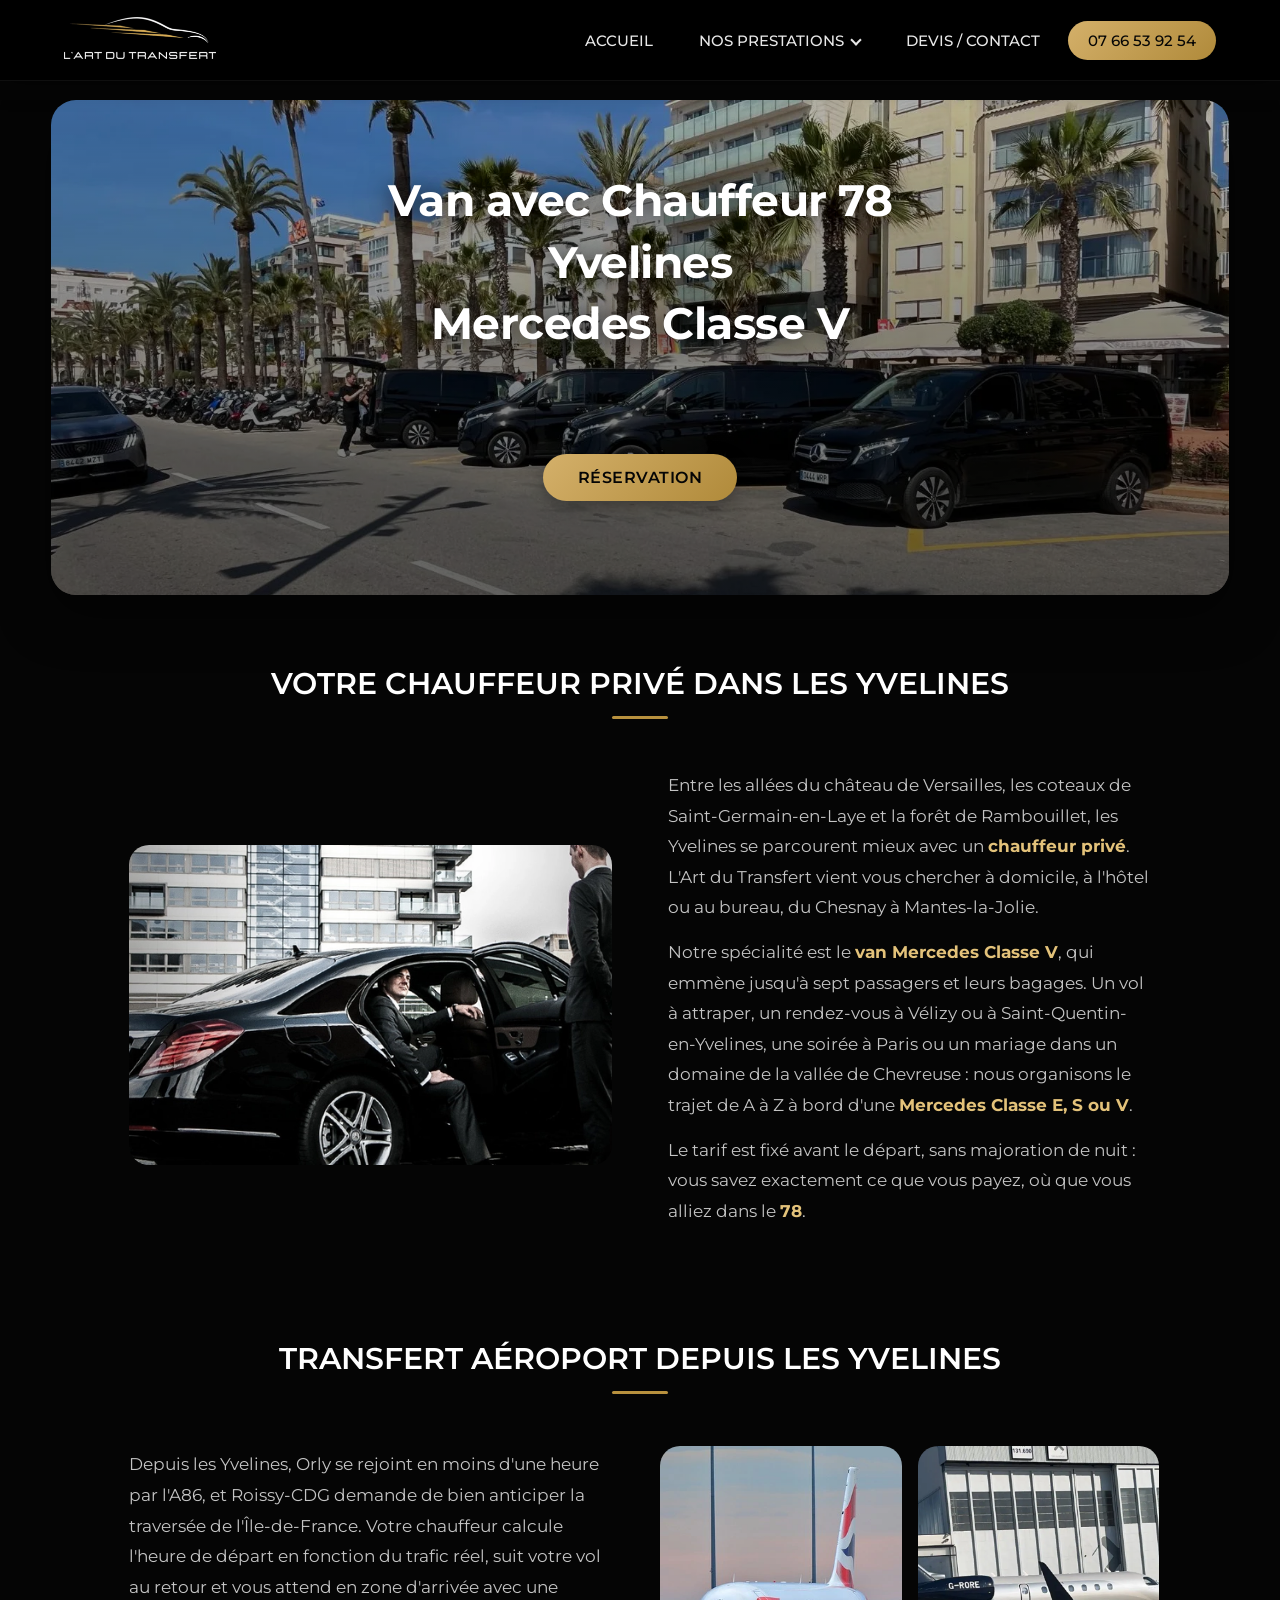
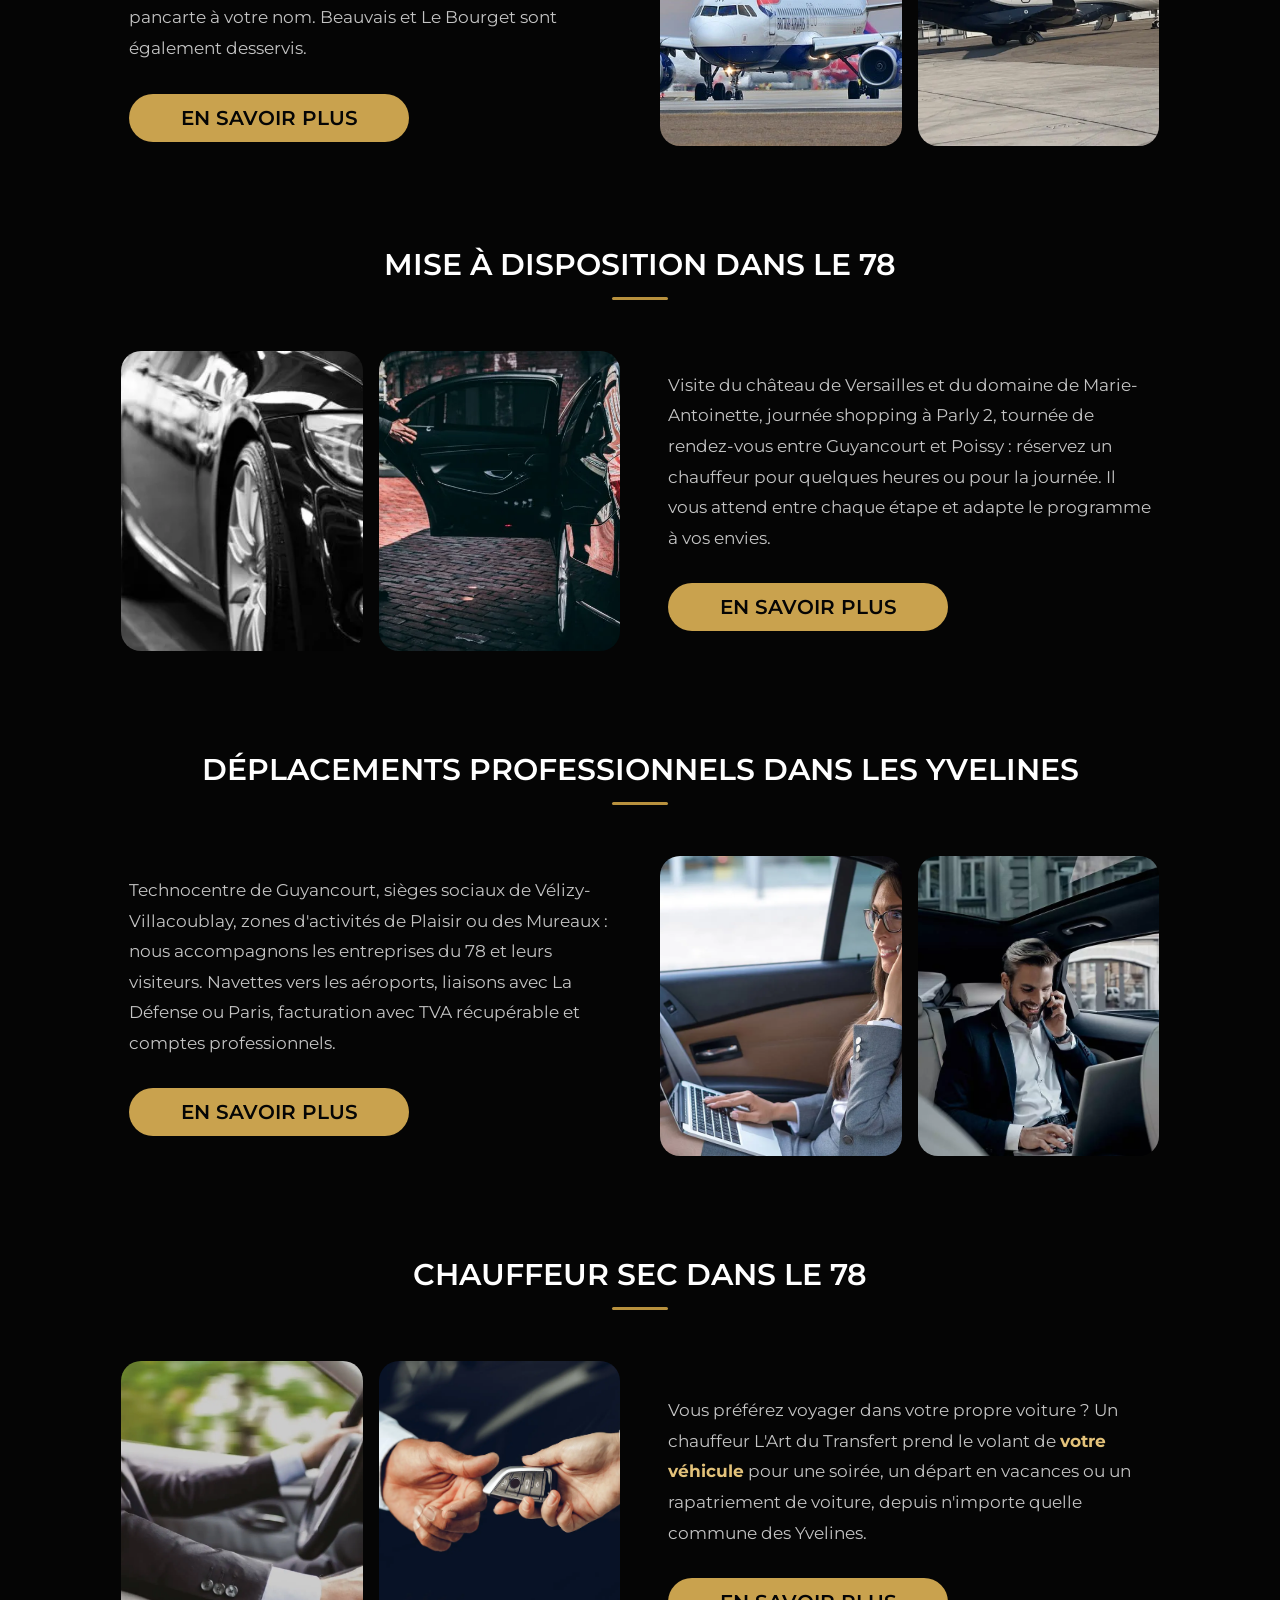
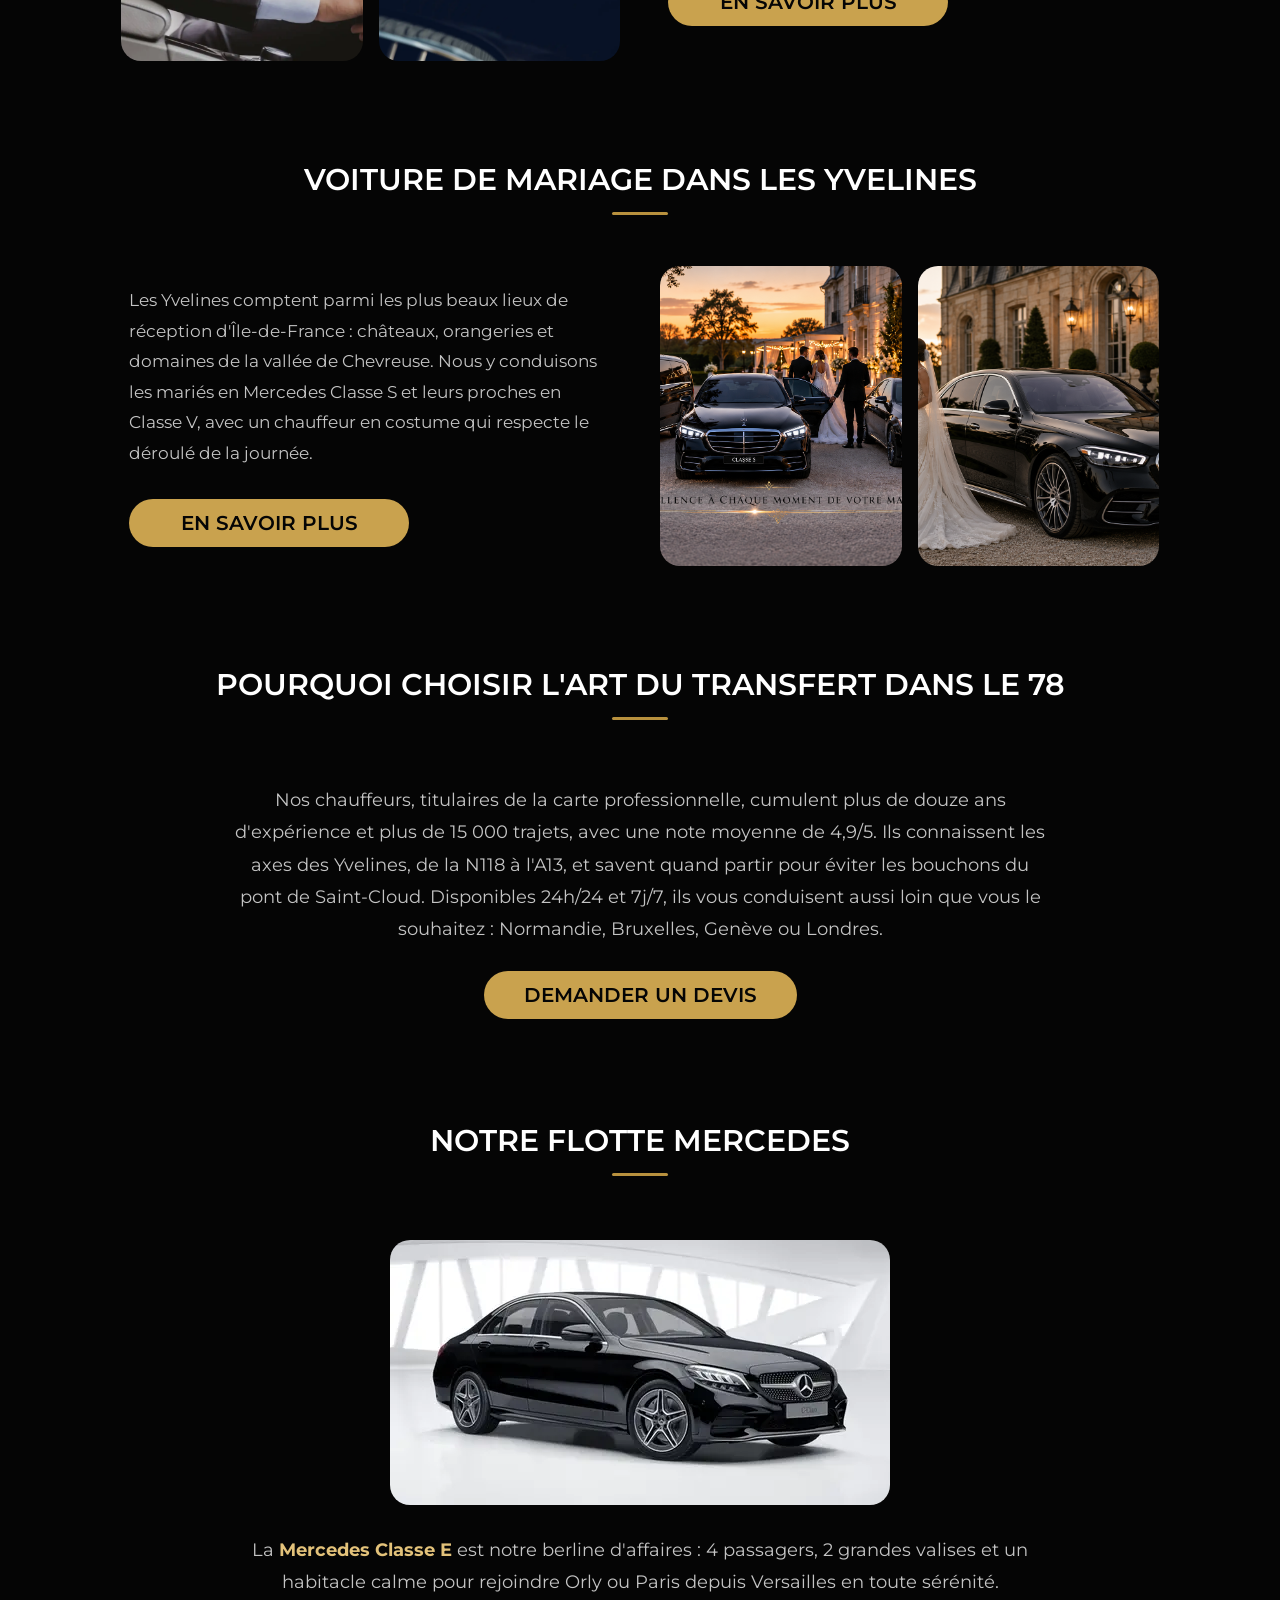
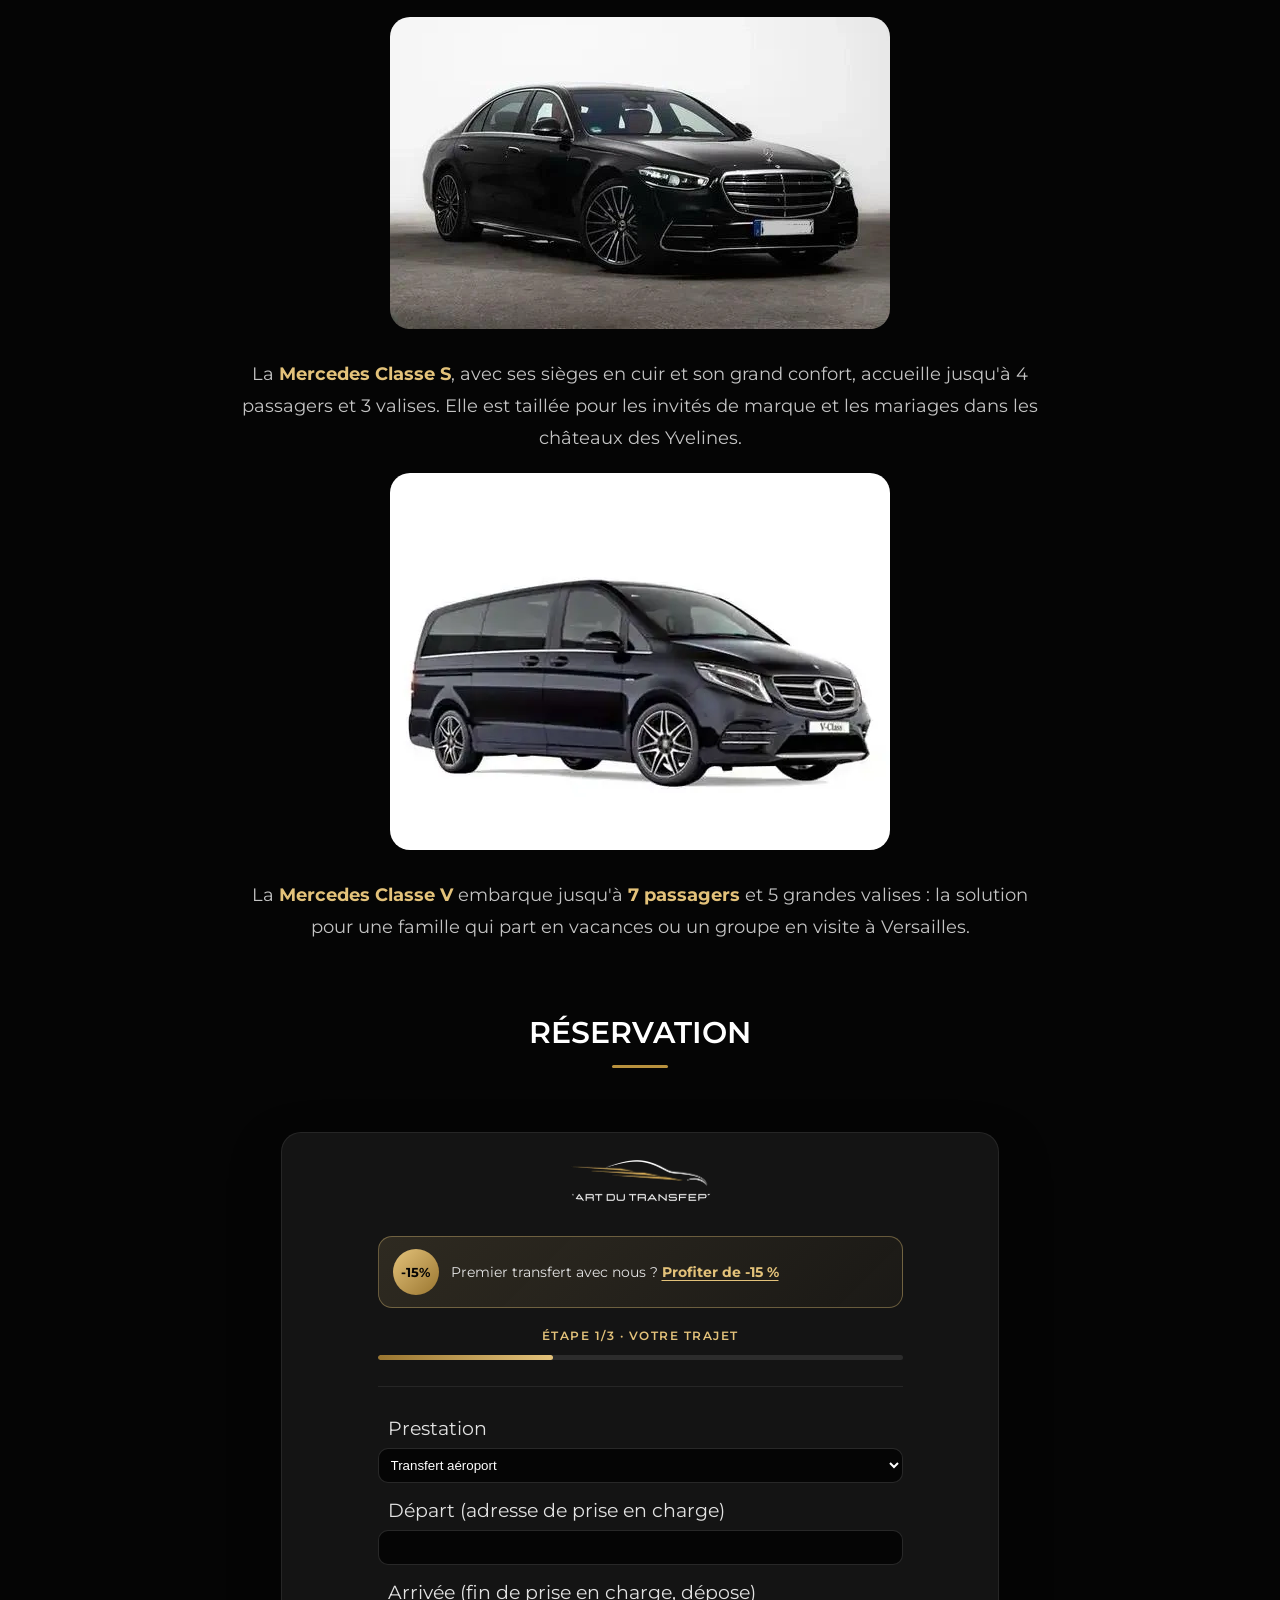
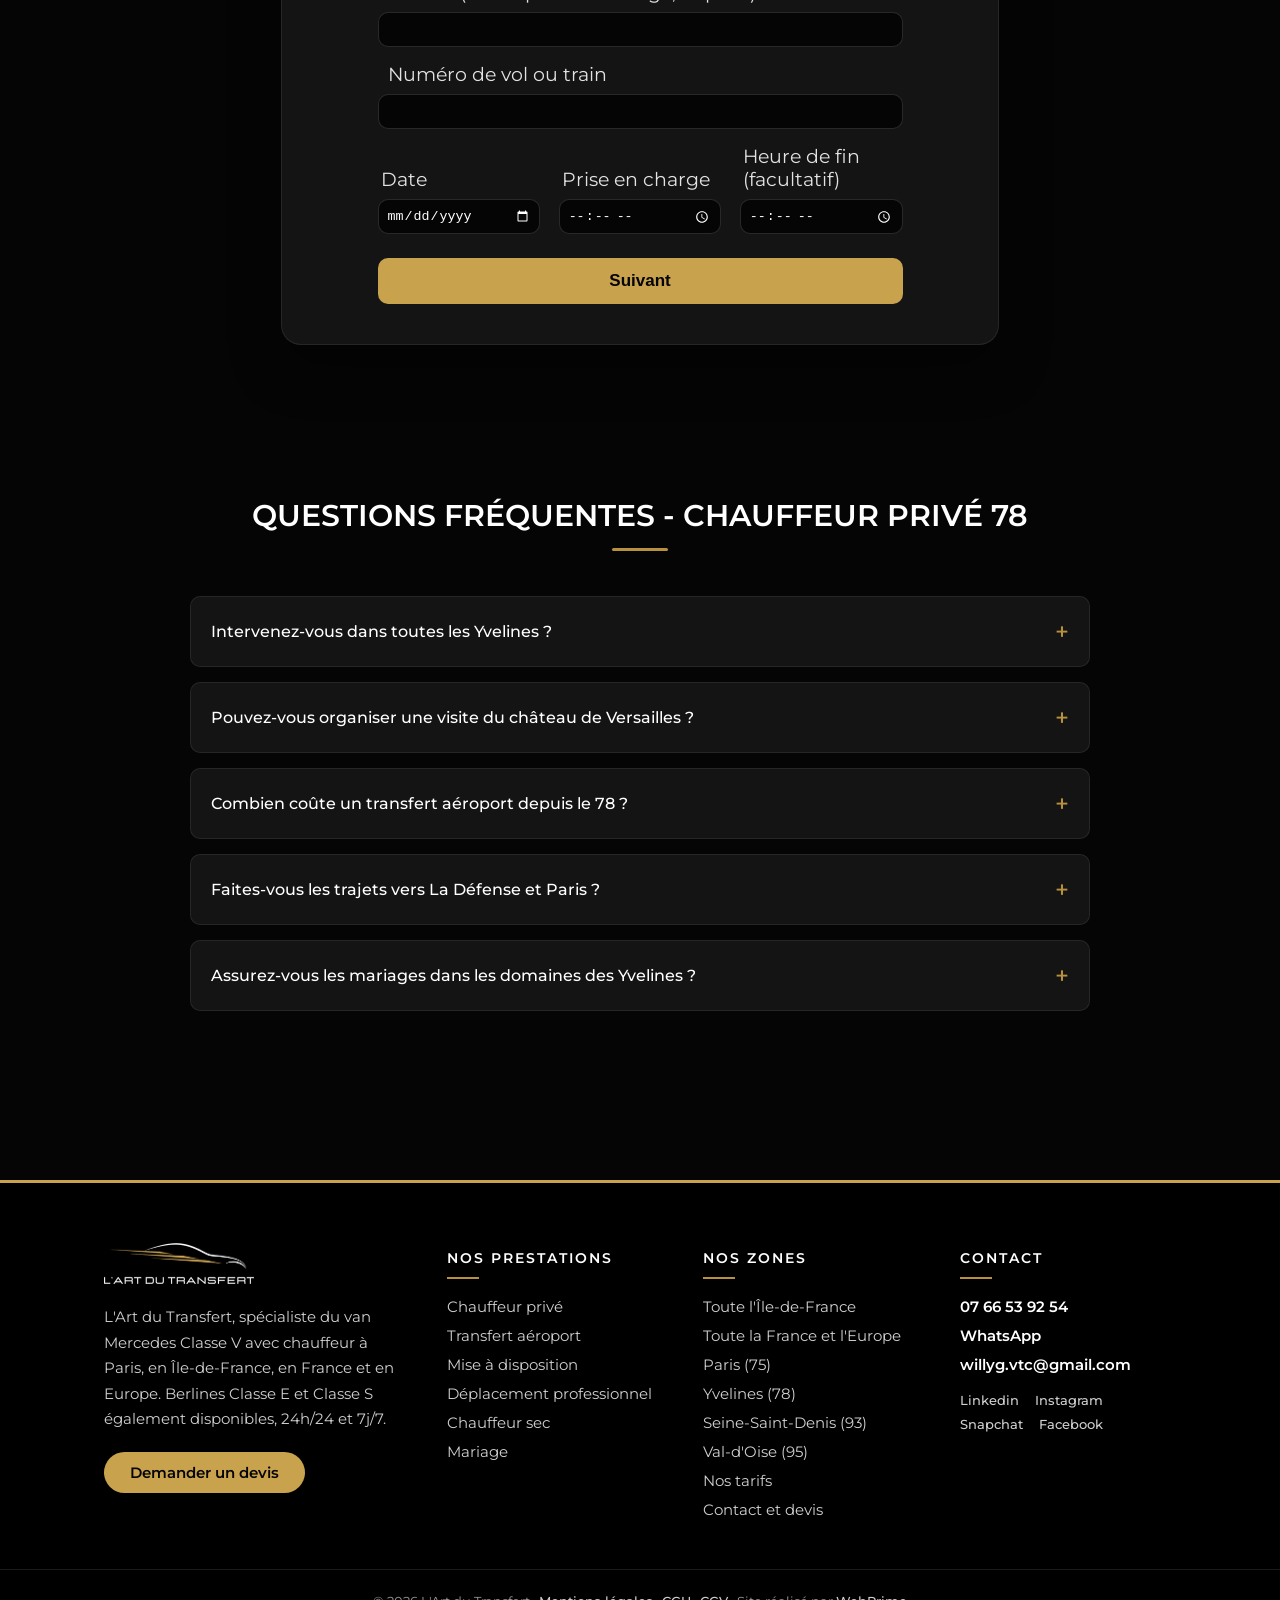
<file: chauffeur-prive-78.html>
<!DOCTYPE html>
<html lang="fr">

<head>
    <meta charset="utf-8">
    <meta name="viewport" content="width=device-width, initial-scale=1" />
    <meta name="robots" content="index, follow">
    <link rel="canonical" href="https://art-du-transfert.fr/chauffeur-prive-78.html" />
    <meta name="description"
        content="Van Mercedes Classe V avec chauffeur dans les Yvelines (78) : jusqu&#x27;à 7 passagers depuis Versailles, Saint-Germain-en-Laye ou Rambouillet vers Orly, Roissy-CDG, Paris et l&#x27;Europe. Berlines aussi disponibles.">
    <link href="style.css" rel="stylesheet">
    <title>Van avec Chauffeur 78 Yvelines - Mercedes Classe V, Versailles, Transfert Aéroport</title>
    <link rel="icon" type="image/x-icon" href="./favicon.ico">
    <link rel="apple-touch-icon" type="image/png" sizes="96x96" href="./logo/apple-icon-96x96.png">
    <link rel="icon" type="image/png" sizes="32x32" href="./logo/android-icon-32x32.png">
    <meta name="msapplication-TileColor" content="#000000">
    <meta name="msapplication-TileImage" content="./logo/ms-icon-32x32.png">
    <meta name="msapplication-TileImage" content="./logo/ms-icon-96x96.png">
    <meta name="theme-color" content="#000000">
    <script type="application/ld+json">
    {
    "@context": "https://schema.org",
    "@type": "LimousineService",
    "name": "L'Art du Transfert",
    "description": "Van Mercedes Classe V avec chauffeur dans les Yvelines (78) : jusqu'à 7 passagers depuis Versailles, Saint-Germain-en-Laye ou Rambouillet vers Orly, Roissy-CDG, Paris et l'Europe. Berlines aussi disponibles.",
    "url": "https://art-du-transfert.fr/chauffeur-prive-78.html",
    "telephone": "+33766539254",
    "address": {
        "@type": "PostalAddress",
        "addressLocality": "Paris",
        "addressRegion": "Île-de-France",
        "addressCountry": "FR"
    },
    "image": [
        "https://art-du-transfert.fr/aeroport-orly.webp",
        "https://art-du-transfert.fr/service-chauffeur.webp",
        "https://art-du-transfert.fr/deplacement-prof.webp",
        "https://art-du-transfert.fr/chauffeur-sans-voiture.webp",
        "https://art-du-transfert.fr/chauffeur-pour-mariage.webp"
    ],
    "hasOfferCatalog": {
        "@type": "OfferCatalog",
        "name": "Chauffeur privé 78 Yvelines",
        "itemListElement": [
            {
                "@type": "Offer",
                "itemOffered": {
                    "@type": "Service",
                    "name": "chauffeur privé 78",
                    "url": "https://art-du-transfert.fr/chauffeur-prive-78.html"
                }
            },
            {
                "@type": "Offer",
                "itemOffered": {
                    "@type": "Service",
                    "name": "chauffeur de maître Versailles",
                    "url": "https://art-du-transfert.fr/chauffeur-prive-78.html"
                }
            },
            {
                "@type": "Offer",
                "itemOffered": {
                    "@type": "Service",
                    "name": "transfert aéroport Yvelines",
                    "url": "https://art-du-transfert.fr/transfert-aeroport.html"
                }
            },
            {
                "@type": "Offer",
                "itemOffered": {
                    "@type": "Service",
                    "name": "mise à disposition avec chauffeur 78",
                    "url": "https://art-du-transfert.fr/mise-a-disposition-chauffeur.html"
                }
            },
            {
                "@type": "Offer",
                "itemOffered": {
                    "@type": "Service",
                    "name": "chauffeur mariage Yvelines",
                    "url": "https://art-du-transfert.fr/chauffeur-mariage.html"
                }
            },
            {
                "@type": "Offer",
                "itemOffered": {
                    "@type": "Service",
                    "name": "déplacement professionnel 78",
                    "url": "https://art-du-transfert.fr/deplacements-professionnels.html"
                }
            }
        ]
    },

    "areaServed": {
        "@type": "AdministrativeArea",
        "name": "Yvelines"
    }
    }
    </script>

    <script type="application/ld+json">
    {
        "@context": "https://schema.org",
        "@type": "FAQPage",
        "mainEntity": [
            {
                "@type": "Question",
                "name": "Intervenez-vous dans toutes les Yvelines ?",
                "acceptedAnswer": {
                    "@type": "Answer",
                    "text": "Oui : Versailles, Saint-Germain-en-Laye, Le Chesnay, Rambouillet, Saint-Quentin-en-Yvelines, Poissy, Mantes-la-Jolie et toutes les communes du 78, avec départ depuis votre adresse."
                }
            },
            {
                "@type": "Question",
                "name": "Pouvez-vous organiser une visite du château de Versailles ?",
                "acceptedAnswer": {
                    "@type": "Answer",
                    "text": "Oui, avec la mise à disposition : votre chauffeur vous dépose au château, vous attend pendant la visite et vous conduit ensuite vers le Trianon, un restaurant ou votre hôtel."
                }
            },
            {
                "@type": "Question",
                "name": "Combien coûte un transfert aéroport depuis le 78 ?",
                "acceptedAnswer": {
                    "@type": "Answer",
                    "text": "Depuis Paris, le transfert vers Roissy-CDG ou Orly est à 120 € en van Classe V, 110 € en Classe E et 180 € en Classe S. Pour Beauvais, comptez 220 € en van Classe V, 180 € en Classe E et 300 € en Classe S. Depuis votre commune, nous vous annonçons un forfait ferme avant la réservation, sans majoration de nuit."
                }
            },
            {
                "@type": "Question",
                "name": "Faites-vous les trajets vers La Défense et Paris ?",
                "acceptedAnswer": {
                    "@type": "Answer",
                    "text": "Oui, nous assurons chaque jour des liaisons entre les Yvelines, La Défense et Paris pour les particuliers comme pour les entreprises."
                }
            },
            {
                "@type": "Question",
                "name": "Assurez-vous les mariages dans les domaines des Yvelines ?",
                "acceptedAnswer": {
                    "@type": "Answer",
                    "text": "Oui, nous conduisons régulièrement des mariés et leurs invités vers les châteaux et domaines du 78, en Mercedes Classe S et Classe V."
                }
            }
        ]
    }
    </script>
    <link href="https://fonts.googleapis.com/css2?family=Montserrat:wght@400;500;700&display=swap" rel="stylesheet">
    <link rel="preload" href="van-classe-v-hero.webp" as="image">
</head>

<body>
    <header>
        <nav class="navbar">
            <a href="https://art-du-transfert.fr/" class="logo-link">
                <img src="./logo/lart-du-transfert-dore.webp" alt="L'Art du Transfert, chauffeur privé et grande remise" title="L'Art du Transfert" class="logo" loading="lazy" decoding="async">
            </a>
            <input type="checkbox" id="nav-toggle" class="nav-toggle">
            <label for="nav-toggle" class="nav-burger">
                <span></span>
                <span></span>
                <span></span>
            </label>
            <ul class="nav-menu">
                <li class="nav-item">
                    <a href="https://art-du-transfert.fr/" title="chauffeur privé paris">ACCUEIL</a>
                </li>
                <li class="nav-item has-dropdown">
                    <input type="checkbox" id="dropdown-toggle" class="dropdown-toggle">
                    <label for="dropdown-toggle" class="dropdown-label">NOS PRESTATIONS <span class="arrow"></span></label>
                    <ul class="dropdown">
                        <li><a href="chauffeur-prive-paris-75.html" title="chauffeur privé paris">Chauffeur privé</a></li>
                        <li><a href="transfert-aeroport.html" title="transfert aéroport">Transfert Aéroport</a></li>
                        <li><a href="mise-a-disposition-chauffeur.html" title="mise à disposition avec chauffeur">Mise à Disposition</a></li>
                        <li><a href="deplacements-professionnels.html" title="chauffeur de luxe">Déplacement professionnel</a></li>
                        <li><a href="location-chauffeur-sans-voiture.html" title="chauffeur sec">Chauffeur Sec</a></li>
                        <li><a href="chauffeur-mariage.html" title="location voiture mariage avec chauffeur">Mariage</a></li>
                    </ul>
                </li>
                <li class="nav-item">
                    <a href="contact.html" title="devis chauffeur privé">DEVIS / CONTACT</a>
                </li>
                <li class="nav-item nav-cta">
                    <a href="tel:+33766539254" title="appeler L'Art du Transfert">07 66 53 92 54</a>
                </li>
            </ul>
        </nav>
    </header>
    <main>
        <div class="img-index">
            <img src="van-classe-v-hero.webp" alt="van Mercedes Classe V avec chauffeur" class="background-image">
            <h1><i>Van avec Chauffeur 78<br>Yvelines<br>Mercedes Classe V</i></h1>
            <a class="bouton-1" href="contact.html" title="chauffeur privé 78 Yvelines">RÉSERVATION</a>
        </div>
        <section>
            <h2>VOTRE CHAUFFEUR PRIVÉ DANS LES YVELINES</h2>
            <div class="service-prive">
                <img src="chauffeur-prive.webp" alt="Chauffeur de maître 78 Yvelines" title="Chauffeur privé 78 Yvelines" loading="lazy" decoding="async">
            </div>
            <div class="texte1">
                <p>
                    Entre les allées du château de Versailles, les coteaux de Saint-Germain-en-Laye et la forêt de Rambouillet, les Yvelines se parcourent mieux avec un <strong>chauffeur privé</strong>. L'Art du Transfert vient vous chercher à domicile, à l'hôtel ou au bureau, du Chesnay à Mantes-la-Jolie.
                </p>
                <p>
                    Notre spécialité est le <strong>van Mercedes Classe V</strong>, qui emmène jusqu'à sept passagers et leurs bagages. Un vol à attraper, un rendez-vous à Vélizy ou à Saint-Quentin-en-Yvelines, une soirée à Paris ou un mariage dans un domaine de la vallée de Chevreuse : nous organisons le trajet de A à Z à bord d'une <strong>Mercedes Classe E, S ou V</strong>.
                </p>
                <p>
                    Le tarif est fixé avant le départ, sans majoration de nuit : vous savez exactement ce que vous payez, où que vous alliez dans le <strong>78</strong>.
                </p>
            </div>
        </section>
        <section>
            <h2>TRANSFERT AÉROPORT DEPUIS LES YVELINES</h2>
            <div class="services-pc">
                <img src="aeroport-orly.webp" alt="Transfert aéroport 78 Yvelines" title="Navette aéroport 78 Yvelines" loading="lazy" decoding="async">
                <img src="avion-prive.webp" alt="Chauffeur aéroport 78 Yvelines" title="Transfert aéroport 78 Yvelines" loading="lazy" decoding="async">
            </div>
            <div class="services-mob">
                <img src="aeroport-orly.webp" alt="Chauffeur vers Roissy et Orly depuis le 78 Yvelines" title="Transfert aéroport 78 Yvelines" loading="lazy" decoding="async">
            </div>
            <div class="texte1">
                <p>
                    Depuis les Yvelines, Orly se rejoint en moins d'une heure par l'A86, et Roissy-CDG demande de bien anticiper la traversée de l'Île-de-France. Votre chauffeur calcule l'heure de départ en fonction du trafic réel, suit votre vol au retour et vous attend en zone d'arrivée avec une pancarte à votre nom. Beauvais et Le Bourget sont également desservis.
                </p>
            </div>
            <a class="bouton-3" href="transfert-aeroport.html" title="Transfert aéroport 78 Yvelines">EN SAVOIR PLUS</a>
        </section>
        <section>
            <h2>MISE À DISPOSITION DANS LE 78</h2>
            <div class="services-pc">
                <img src="mise-a-disposition-chauffeur-voiture.webp" alt="Mise à disposition avec chauffeur 78 Yvelines" title="Mise à disposition 78 Yvelines" loading="lazy" decoding="async">
                <img src="service-chauffeur.webp" alt="Chauffeur à disposition 78 Yvelines" title="Chauffeur à l'heure 78 Yvelines" loading="lazy" decoding="async">
            </div>
            <div class="services-mob">
                <img src="service-chauffeur.webp" alt="Mise à disposition chauffeur 78 Yvelines" title="Mise à disposition 78 Yvelines" loading="lazy" decoding="async">
            </div>
            <div class="texte1">
                <p>
                    Visite du château de Versailles et du domaine de Marie-Antoinette, journée shopping à Parly 2, tournée de rendez-vous entre Guyancourt et Poissy : réservez un chauffeur pour quelques heures ou pour la journée. Il vous attend entre chaque étape et adapte le programme à vos envies.
                </p>
            </div>
            <a class="bouton-3" href="mise-a-disposition-chauffeur.html" title="Mise à disposition avec chauffeur 78 Yvelines">EN SAVOIR PLUS</a>
        </section>
        <section>
            <h2>DÉPLACEMENTS PROFESSIONNELS DANS LES YVELINES</h2>
            <div class="services-pc">
                <img src="deplacement-pro.webp" alt="Chauffeur d'affaires 78 Yvelines" title="Déplacement professionnel 78 Yvelines" loading="lazy" decoding="async">
                <img src="deplacement-prof.webp" alt="Chauffeur d'affaires 78 Yvelines" title="Chauffeur entreprise 78 Yvelines" loading="lazy" decoding="async">
            </div>
            <div class="services-mob">
                <img src="deplacement-prof.webp" alt="Chauffeur professionnel 78 Yvelines" title="Déplacement professionnel 78 Yvelines" loading="lazy" decoding="async">
            </div>
            <div class="texte1">
                <p>
                    Technocentre de Guyancourt, sièges sociaux de Vélizy-Villacoublay, zones d'activités de Plaisir ou des Mureaux : nous accompagnons les entreprises du 78 et leurs visiteurs. Navettes vers les aéroports, liaisons avec La Défense ou Paris, facturation avec TVA récupérable et comptes professionnels.
                </p>
            </div>
            <a class="bouton-3" href="deplacements-professionnels.html" title="Chauffeur entreprise 78 Yvelines">EN SAVOIR PLUS</a>
        </section>
        <section>
            <h2>CHAUFFEUR SEC DANS LE 78</h2>
            <div class="services-pc">
                <img src="chauffeur-sans-vehicule.webp" alt="Chauffeur sec 78 Yvelines" title="Chauffeur sans voiture 78 Yvelines" loading="lazy" decoding="async">
                <img src="chauffeur-sans-voiture.webp" alt="Chauffeur pour votre véhicule 78 Yvelines" title="Chauffeur sec 78 Yvelines" loading="lazy" decoding="async">
            </div>
            <div class="services-mob">
                <img src="chauffeur-sans-voiture.webp" alt="Location de chauffeur 78 Yvelines" title="Chauffeur sec 78 Yvelines" loading="lazy" decoding="async">
            </div>
            <div class="texte1">
                <p>
                    Vous préférez voyager dans votre propre voiture ? Un chauffeur L'Art du Transfert prend le volant de <strong>votre véhicule</strong> pour une soirée, un départ en vacances ou un rapatriement de voiture, depuis n'importe quelle commune des Yvelines.
                </p>
            </div>
            <a class="bouton-3" href="location-chauffeur-sans-voiture.html" title="Chauffeur sec 78 Yvelines">EN SAVOIR PLUS</a>
        </section>
        <section>
            <h2>VOITURE DE MARIAGE DANS LES YVELINES</h2>
            <div class="services-pc">
                <img src="chauffeur-mariage-paris.webp" alt="Voiture de mariage avec chauffeur 78 Yvelines" title="Chauffeur mariage 78 Yvelines" loading="lazy" decoding="async">
                <img src="chauffeur-pour-mariage.webp" alt="Mercedes de mariage 78 Yvelines" title="Voiture de mariage 78 Yvelines" loading="lazy" decoding="async">
            </div>
            <div class="services-mob">
                <img src="chauffeur-pour-mariage.webp" alt="Chauffeur mariage 78 Yvelines" title="Voiture de mariage 78 Yvelines" loading="lazy" decoding="async">
            </div>
            <div class="texte1">
                <p>
                    Les Yvelines comptent parmi les plus beaux lieux de réception d'Île-de-France : châteaux, orangeries et domaines de la vallée de Chevreuse. Nous y conduisons les mariés en Mercedes Classe S et leurs proches en Classe V, avec un chauffeur en costume qui respecte le déroulé de la journée.
                </p>
            </div>
            <a class="bouton-3" href="chauffeur-mariage.html" title="Voiture de mariage 78 Yvelines">EN SAVOIR PLUS</a>
        </section>
        <section>
            <h2>POURQUOI CHOISIR L'ART DU TRANSFERT DANS LE 78</h2>
            <div class="texte1">
                <p>
                    Nos chauffeurs, titulaires de la carte professionnelle, cumulent plus de douze ans d'expérience et plus de 15 000 trajets, avec une note moyenne de 4,9/5. Ils connaissent les axes des Yvelines, de la N118 à l'A13, et savent quand partir pour éviter les bouchons du pont de Saint-Cloud. Disponibles 24h/24 et 7j/7, ils vous conduisent aussi loin que vous le souhaitez : Normandie, Bruxelles, Genève ou Londres.
                </p>
            </div>
        </section>
        <a class="bouton-3" href="contact.html" title="devis chauffeur privé 78 Yvelines">DEMANDER UN DEVIS</a>
        <section>
            <h2>NOTRE FLOTTE MERCEDES</h2>
            <div class="vehi-index">
                <div class="nos-vehicules-pc">
                    <a href="https://www.mercedes-benz.fr/passengercars/models/saloon/e-class/overview.html"
                        target="_blank" title="Mercedes avec chauffeur"><img src="classe-e-berline.webp"
                            alt="Mercedes Classe E avec chauffeur 78 Yvelines" loading="lazy" decoding="async"></a>
                </div>
                <div class="nos-vehicules-mob">
                    <div class="nos-vehicules">
                        <a href="https://www.mercedes-benz.fr/passengercars/models/saloon/e-class/overview.html"
                            target="_blank" title="Mercedes avec chauffeur"><img src="classe-e-berline.webp"
                                alt="Mercedes Classe E avec chauffeur 78 Yvelines" loading="lazy" decoding="async"></a>
                    </div>
                </div>
                <div class="texte1">
                    <p>La <strong>Mercedes Classe E</strong> est notre berline d'affaires : 4 passagers, 2 grandes valises et un habitacle calme pour rejoindre Orly ou Paris depuis Versailles en toute sérénité.</p>
                </div>
            </div>
            <div class="vehi-index">
                <div class="nos-vehicules-pc">
                    <a href="https://www.mercedes-benz.fr/passengercars/models/saloon/s-class/overview.html"
                        target="_blank" title="Mercedes avec chauffeur"><img src="mercedes-classe-s.webp"
                            alt="Mercedes Classe S avec chauffeur 78 Yvelines" loading="lazy" decoding="async"></a>
                </div>
                <div class="nos-vehicules-mob">
                    <div class="nos-vehicules">
                        <a href="https://www.mercedes-benz.fr/passengercars/models/saloon/s-class/overview.html"
                            target="_blank" title="Mercedes avec chauffeur"><img src="mercedes-classe-s.webp"
                                alt="Mercedes Classe S avec chauffeur 78 Yvelines" loading="lazy" decoding="async"></a>
                    </div>
                </div>
                <div class="texte1">
                    <p>La <strong>Mercedes Classe S</strong>, avec ses sièges en cuir et son grand confort, accueille jusqu'à 4 passagers et 3 valises. Elle est taillée pour les invités de marque et les mariages dans les châteaux des Yvelines.</p>
                </div>
            </div>
            <div class="vehi-index">
                <div class="nos-vehicules-pc">
                    <a href="https://www.alliance.mercedes-benz.fr/passengercars/models/classe-v.html"
                        target="_blank" title="Mercedes avec chauffeur"><img src="van.webp"
                            alt="Mercedes Classe V avec chauffeur 78 Yvelines" loading="lazy" decoding="async"></a>
                </div>
                <div class="nos-vehicules-mob">
                    <div class="nos-vehicules">
                        <a href="https://www.alliance.mercedes-benz.fr/passengercars/models/classe-v.html"
                            target="_blank" title="Mercedes avec chauffeur"><img src="van.webp"
                                alt="Van Classe V 78 Yvelines" loading="lazy" decoding="async"></a>
                    </div>
                </div>
                <div class="texte1">
                    <p>La <strong>Mercedes Classe V</strong> embarque jusqu'à <strong>7 passagers</strong> et 5 grandes valises : la solution pour une famille qui part en vacances ou un groupe en visite à Versailles.</p>
                </div>
            </div>
        </section>
        <h2>RÉSERVATION</h2>
        <div class="form-container">
            <div class="image-container">
                <img src="./logo/lart-du-transfert-dore-300.webp" alt="L'Art du Transfert Chauffeur privé 78 Yvelines" title="L'Art du Transfert 78 Yvelines" loading="lazy"
                    decoding="async">
            </div>
            <form id="contactForm" action="https://webprime.app/webhook/contact/122df4dd24c7aa04f24c69896a1f8dae76427f45d6d30b6a4fad8a621d08f224" method="POST" onsubmit="return sendBoth(event)">
                <div class="hp-wrap">
                    <label for="website">Votre site web :</label>
                    <input type="text" id="website" name="_honey" autocomplete="off">
                </div>

                <div class="form-progress">
                    <div class="form-progress-bar"><span id="formProgressFill"></span></div>
                    <div class="form-progress-label">Étape <span id="formStepNum">1</span>/3 &middot; <span id="formStepName">Votre trajet</span></div>
                </div>

                <div class="form-step" data-name="Votre trajet">
                    <label for="prestation">Prestation</label>
                    <select id="prestation" name="prestation">
                        <option value="Transfert aeroport">Transfert aéroport</option>
                        <option value="Mise a disposition">Mise à disposition</option>
                        <option value="Deplacement pro">Déplacement professionnel</option>
                        <option value="Trajet Prive">Trajet Privé</option>
                        <option value="Chauffeur Sec">Chauffeur Sec</option>
                        <option value="Mariage">Mariage</option>
                        <option value="Longue distance">Longue distance / Europe</option>
                        <option value="Tourisme">Tourisme</option>
                        <option value="Autre">Autre</option>
                    </select>

                    <label for="departure1">Départ (adresse de prise en charge)</label>
                    <input type="text" id="departure1" name="lieu_depart" required>

                    <label for="arrival1">Arrivée (fin de prise en charge, dépose)</label>
                    <input type="text" id="arrival1" name="lieu_arrivee" required>

                    <label for="numero">Numéro de vol ou train</label>
                    <input type="text" id="numero" name="numero">

                    <div class="inline-container">
                        <div class="inline-item">
                            <label for="date">Date</label>
                            <input type="date" id="date" name="date" required>
                        </div>
                        <div class="inline-item">
                            <label for="heure">Prise en charge</label>
                            <input type="time" id="heure" name="heure" required>
                        </div>
                        <div class="inline-item">
                            <label for="heure_fin">Heure de fin (facultatif)</label>
                            <input type="time" id="heure_fin" name="heure_fin">
                        </div>
                    </div>
                </div>

                <div class="form-step" data-name="Passagers &amp; bagages">
                    <div class="inline-container">
                        <div class="inline-item">
                            <label for="passengers">Adultes</label>
                            <select id="passengers" name="passagers">
                                <option value="1">1</option>
                                <option value="2">2</option>
                                <option value="3">3</option>
                                <option value="4">4</option>
                                <option value="5">5</option>
                                <option value="6">6</option>
                                <option value="7">7</option>
                            </select>
                        </div>
                        <div class="inline-item">
                            <label for="children">Enfants</label>
                            <select id="children" name="enfants">
                                <option value="0">0</option>
                                <option value="1">1</option>
                                <option value="2">2</option>
                                <option value="3">3</option>
                            </select>
                        </div>
                    </div>

                    <div class="inline-container">
                        <div class="inline-item">
                            <label for="luggage">Bagages</label>
                            <select id="luggage" name="bagages">
                                <option value="0">0</option>
                                <option value="1">1</option>
                                <option value="2">2</option>
                                <option value="3">3</option>
                                <option value="4">4</option>
                                <option value="5">5</option>
                                <option value="6">6</option>
                                <option value="7">7</option>
                                <option value="8">8</option>
                            </select>
                        </div>
                        <div class="inline-item">
                            <label for="car-seats">Sièges auto</label>
                            <select id="car-seats" name="sieges_auto">
                                <option value="0">0</option>
                                <option value="1">1</option>
                                <option value="2">2</option>
                                <option value="3">3</option>
                            </select>
                        </div>
                        <div class="inline-item">
                            <label for="rehausseur">Rehausseur</label>
                            <select id="rehausseur" name="rehausseur">
                                <option value="0">0</option>
                                <option value="1">1</option>
                                <option value="2">2</option>
                                <option value="3">3</option>
                            </select>
                        </div>
                    </div>
                </div>

                <div class="form-step" data-name="Vos coordonnées">
                    <label for="name">Nom / Prénom</label>
                    <input type="text" id="name" name="nom" required pattern="[A-Za-zÀ-ÿ' -]{2,60}" title="Indiquez votre nom (lettres uniquement, 2 à 60 caractères)">

                    <label for="tel">Téléphone :</label>
                    <input type="tel" id="tel" name="tel" pattern="(?:0[1-9](?:[ .\-]?\d{2}){4}|(?:\+|00)[ .]?[1-9](?:[ .\(\)\-]{0,2}\d){6,16})" maxlength="25" inputmode="tel" title="Numéro français (06 12 34 56 78) ou étranger avec l’indicatif du pays (+34, +44, +1, +212, +971…)" required>

                    <label for="email">Email</label>
                    <input type="email" id="email" name="email" required>

                    <label for="comments">Commentaires</label>
                    <textarea id="comments" name="commentaires" rows="4"></textarea>
                </div>

                <div class="form-nav">
                    <button type="button" class="form-prev" id="formPrev">Précédent</button>
                    <button type="button" class="form-next" id="formNext">Suivant</button>
                    <button type="submit" class="form-submit" id="formSubmit">ENVOYER</button>
                </div>
            </form>
            <div class="contact-thanks" style="display:none; padding: 30px 20px; background-color: #111111; border: 2px solid #c9a24e; border-radius: 8px; text-align: center; margin-top: 20px;">
                <h3 style="color: #e3c27a; margin: 0 0 10px 0;">Merci pour votre demande !</h3>
                <p style="margin: 0; color: #ffffff; font-size: 1.05em;">Nous vous recontactons rapidement.</p>
            </div>
        </div>
    </main>
    <section class="faq-section">
        <h2>QUESTIONS FRÉQUENTES - CHAUFFEUR PRIVÉ 78</h2>
        <div class="faq-item">
            <input type="checkbox" id="faq1">
            <label for="faq1">Intervenez-vous dans toutes les Yvelines ?</label>
            <div class="faq-answer">
                <p>Oui : Versailles, Saint-Germain-en-Laye, Le Chesnay, Rambouillet, Saint-Quentin-en-Yvelines, Poissy, Mantes-la-Jolie et toutes les communes du 78, avec départ depuis votre adresse.</p>
            </div>
        </div>
        <div class="faq-item">
            <input type="checkbox" id="faq2">
            <label for="faq2">Pouvez-vous organiser une visite du château de Versailles ?</label>
            <div class="faq-answer">
                <p>Oui, avec la mise à disposition : votre chauffeur vous dépose au château, vous attend pendant la visite et vous conduit ensuite vers le Trianon, un restaurant ou votre hôtel.</p>
            </div>
        </div>
        <div class="faq-item">
            <input type="checkbox" id="faq3">
            <label for="faq3">Combien coûte un transfert aéroport depuis le 78 ?</label>
            <div class="faq-answer">
                <p>Depuis Paris, le transfert vers Roissy-CDG ou Orly est à 120 € en van Classe V, 110 € en Classe E et 180 € en Classe S. Pour Beauvais, comptez 220 € en van Classe V, 180 € en Classe E et 300 € en Classe S. Depuis votre commune, nous vous annonçons un forfait ferme avant la réservation, sans majoration de nuit.</p>
            </div>
        </div>
        <div class="faq-item">
            <input type="checkbox" id="faq4">
            <label for="faq4">Faites-vous les trajets vers La Défense et Paris ?</label>
            <div class="faq-answer">
                <p>Oui, nous assurons chaque jour des liaisons entre les Yvelines, La Défense et Paris pour les particuliers comme pour les entreprises.</p>
            </div>
        </div>
        <div class="faq-item">
            <input type="checkbox" id="faq5">
            <label for="faq5">Assurez-vous les mariages dans les domaines des Yvelines ?</label>
            <div class="faq-answer">
                <p>Oui, nous conduisons régulièrement des mariés et leurs invités vers les châteaux et domaines du 78, en Mercedes Classe S et Classe V.</p>
            </div>
        </div>
    </section>
    <footer class="site-footer" id="contactez-nous">
        <div class="footer-grid">
            <div class="footer-col footer-brand">
                <img src="./logo/lart-du-transfert-dore-300.webp" alt="L'Art du Transfert chauffeur privé Paris" title="L'Art du Transfert" class="footer-logo" width="150" height="41" loading="lazy" decoding="async">
                <p>L'Art du Transfert, spécialiste du van Mercedes Classe V avec chauffeur à Paris, en Île-de-France, en France et en Europe. Berlines Classe E et Classe S également disponibles, 24h/24 et 7j/7.</p>
                <a class="footer-cta" href="contact.html" title="devis chauffeur privé">Demander un devis</a>
            </div>
            <div class="footer-col">
                <h4>NOS PRESTATIONS</h4>
                <ul>
                    <li><a href="chauffeur-prive-paris-75.html" title="chauffeur privé paris">Chauffeur privé</a></li>
                    <li><a href="transfert-aeroport.html" title="transfert aéroport">Transfert aéroport</a></li>
                    <li><a href="mise-a-disposition-chauffeur.html" title="mise à disposition avec chauffeur">Mise à disposition</a></li>
                    <li><a href="deplacements-professionnels.html" title="déplacement professionnel">Déplacement professionnel</a></li>
                    <li><a href="location-chauffeur-sans-voiture.html" title="chauffeur sec">Chauffeur sec</a></li>
                    <li><a href="chauffeur-mariage.html" title="chauffeur mariage">Mariage</a></li>
                </ul>
            </div>
            <div class="footer-col">
                <h4>NOS ZONES</h4>
                <ul>
                    <li class="zone-info">Toute l'Île-de-France</li>
                    <li class="zone-info">Toute la France et l'Europe</li>
                    <li><a href="chauffeur-prive-paris-75.html" title="chauffeur privé paris 75">Paris (75)</a></li>
                    <li><a href="chauffeur-prive-78.html" title="chauffeur privé yvelines">Yvelines (78)</a></li>
                    <li><a href="chauffeur-prive-93.html" title="chauffeur privé seine-saint-denis">Seine-Saint-Denis (93)</a></li>
                    <li><a href="chauffeur-prive-95.html" title="chauffeur privé val-d'oise">Val-d'Oise (95)</a></li>
                    <li><a href="index.html#tarifs" title="tarifs van avec chauffeur">Nos tarifs</a></li>
                    <li><a href="contact.html" title="devis chauffeur privé">Contact et devis</a></li>
                </ul>
            </div>
            <div class="footer-col">
                <h4>CONTACT</h4>
                <ul class="footer-contact">
                    <li><a href="tel:+33766539254" title="tel">07 66 53 92 54</a></li>
                    <li><a href="https://wa.me/33766539254" target="_blank" title="WhatsApp">WhatsApp</a></li>
                    <li><a href="mailto:willyg.vtc@gmail.com" title="email">willyg.vtc@gmail.com</a></li>
                </ul>
                <div class="footer-social">
                    <a href="https://fr.linkedin.com/" target="_blank" title="LinkedIn L'Art du Transfert">Linkedin</a>
                    <a href="https://www.instagram.com/" target="_blank" title="Instagram L'Art du Transfert">Instagram</a>
                    <a href="https://www.snapchat.com/" target="_blank" title="Snapchat L'Art du Transfert">Snapchat</a>
                    <a href="https://www.facebook.com/" target="_blank" title="Facebook L'Art du Transfert">Facebook</a>
                </div>
            </div>
        </div>
        <div class="footer-bottom">
            <p>&copy; 2026 L'Art du Transfert &middot; <a href="mentions-legales.html">Mentions légales</a> &middot; <a href="cgu.html">CGU</a> &middot; <a href="cgv.html">CGV</a> &middot; Site réalisé par <a href="https://webprime.app/" target="_blank">WebPrime</a></p>
        </div>
        <div class="whats-icon"><a href="https://wa.me/33766539254" title="réservation chauffeur privé"
                target="_blank"><img src="numero-chauffeur-prive.webp" alt="contact"></a>
        </div>
    </footer>
    <script>
        const list = document.querySelectorAll('.list');
        function activeLink() {
            list.forEach((item) =>
                item.classList.remove('active'));
            this.classList.add('active');
        }
        list.forEach((item) =>
            item.addEventListener('mouseover', activeLink));
    </script>
    <script>
        document.querySelectorAll('.nav-menu a').forEach(function(link) {
            link.addEventListener('click', function() {
                document.getElementById('nav-toggle').checked = false;
            });
        });
    </script>
        <script>
    function sendBoth(e) {
        e.preventDefault();
        var form = e.target;
        var btn = form.querySelector('button[type="submit"]');
        var honeyField = form.querySelector('[name="_honey"]');
        if (honeyField && honeyField.value) return false;
        btn.textContent = 'Envoi en cours...';
        btn.disabled = true;
                var nom = (form.querySelector('[name="nom"]') || {}).value || '';
        var tel = (form.querySelector('[name="tel"]') || {}).value || '';
        var email = (form.querySelector('[name="email"]') || {}).value || '';
        var prestation = (form.querySelector('[name="prestation"]') || {}).value || '';
        var depart = (form.querySelector('[name="lieu_depart"]') || {}).value || '';
        var arrivee = (form.querySelector('[name="lieu_arrivee"]') || {}).value || '';
        var numero = (form.querySelector('[name="numero"]') || {}).value || '';
        var date = (form.querySelector('[name="date"]') || {}).value || '';
        var heure = (form.querySelector('[name="heure"]') || {}).value || '';
        var heureFin = (form.querySelector('[name="heure_fin"]') || {}).value || '';
        var passagers = (form.querySelector('[name="passagers"]') || {}).value || '';
        var enfants = (form.querySelector('[name="enfants"]') || {}).value || '';
        var bagages = (form.querySelector('[name="bagages"]') || {}).value || '';
        var sieges = (form.querySelector('[name="sieges_auto"]') || {}).value || '';
        var rehausseur = (form.querySelector('[name="rehausseur"]') || {}).value || '';
        var commentaires = (form.querySelector('[name="commentaires"]') || {}).value || '';
        var webhookData = new FormData();
        webhookData.append('name', nom);
        webhookData.append('email', email);
        webhookData.append('tel', tel);
        webhookData.append('service', prestation);
        var msg = 'Prestation : ' + prestation
            + '\nDepart : ' + depart
            + '\nArrivee : ' + arrivee
            + '\nNumero de vol/train : ' + numero
            + '\nDate : ' + date + ' a ' + heure
            + (heureFin ? '\nHeure de fin prevue : ' + heureFin : '')
            + '\nPassagers : ' + passagers + ' adulte(s), ' + enfants + ' enfant(s)'
            + '\nBagages : ' + bagages + ' | Sieges auto : ' + sieges + ' | Rehausseur : ' + rehausseur
            + '\n\nCommentaires : ' + commentaires;
        if (window.ADT_PROMO) msg = window.ADT_PROMO.appliquer(webhookData, msg);
        webhookData.append('message', msg);
        var p1 = fetch('https://webprime.app/webhook/contact/122df4dd24c7aa04f24c69896a1f8dae76427f45d6d30b6a4fad8a621d08f224', {
            method: 'POST',
            body: webhookData,
            keepalive: true
        }).catch(function() {});
        var shown = false;
        var showThanks = function() {
            if (shown) return;
            shown = true;
            form.style.display = 'none';
            var thanks = form.nextElementSibling;
            while (thanks && !(thanks.classList && thanks.classList.contains('contact-thanks'))) {
                thanks = thanks.nextElementSibling;
            }
            if (thanks) thanks.style.display = 'block';
        };
        Promise.allSettled([p1]).then(showThanks);
        setTimeout(showThanks, 3000);
        return false;
    }
    </script>
    <nav class="bottom-nav">
        <a href="https://art-du-transfert.fr/" class="bottom-nav-item" title="Accueil chauffeur privé Paris">
            <span class="bottom-nav-icon"><svg viewBox="0 0 24 24"><path d="M3 11l9-8 9 8"/><path d="M5 10v10h14V10"/></svg></span>
            <span class="bottom-nav-label">Accueil</span>
        </a>
        <a href="chauffeur-prive-paris-75.html" class="bottom-nav-item" title="Nos prestations de chauffeur privé">
            <span class="bottom-nav-icon"><svg viewBox="0 0 24 24"><path d="M4 12l1.8-4.5c.3-.6.9-1 1.6-1h9.2c.7 0 1.3.4 1.6 1L20 12v5h-2.5v-2h-11v2H4z"/><circle cx="7.5" cy="14.5" r="1.5"/><circle cx="16.5" cy="14.5" r="1.5"/></svg></span>
            <span class="bottom-nav-label">Services</span>
        </a>
        <a href="contact.html" class="bottom-nav-item" title="Devis chauffeur privé">
            <span class="bottom-nav-icon"><svg viewBox="0 0 24 24"><path d="M6 3h12v18l-3-2-3 2-3-2-3 2z"/><path d="M9 8h6M9 12h6"/></svg></span>
            <span class="bottom-nav-label">Devis</span>
        </a>
        <a href="tel:+33766539254" class="bottom-nav-item bottom-nav-call" title="Appeler L'Art du Transfert">
            <span class="bottom-nav-icon"><svg viewBox="0 0 24 24"><path d="M6.6 10.8c1.4 2.8 3.8 5.1 6.6 6.6l2.2-2.2c.3-.3.7-.4 1-.2 1.1.4 2.3.6 3.5.6.6 0 1 .4 1 1V20c0 .6-.4 1-1 1C10.6 21 3 13.4 3 4c0-.6.4-1 1-1h3.5c.6 0 1 .4 1 1 0 1.2.2 2.4.6 3.5.1.4 0 .8-.3 1z"/></svg></span>
            <span class="bottom-nav-label">Appeler</span>
        </a>
        <a href="https://wa.me/33766539254" target="_blank" class="bottom-nav-item bottom-nav-whatsapp" title="Réservation WhatsApp chauffeur privé">
            <span class="bottom-nav-icon"><svg viewBox="0 0 24 24"><path d="M17.472 14.382c-.297-.149-1.758-.867-2.03-.967-.273-.099-.471-.148-.67.15-.197.297-.767.966-.94 1.164-.173.199-.347.223-.644.075-.297-.15-1.255-.463-2.39-1.475-.883-.788-1.48-1.761-1.653-2.059-.173-.297-.018-.458.13-.606.134-.133.298-.347.446-.52.149-.174.198-.298.298-.497.099-.198.05-.371-.025-.52-.075-.149-.669-1.612-.916-2.207-.242-.579-.487-.5-.669-.51-.173-.008-.371-.01-.57-.01-.198 0-.52.074-.792.372-.272.297-1.04 1.016-1.04 2.479 0 1.462 1.065 2.875 1.213 3.074.149.198 2.096 3.2 5.077 4.487.709.306 1.262.489 1.694.625.712.227 1.36.195 1.871.118.571-.085 1.758-.719 2.006-1.413.248-.694.248-1.289.173-1.413-.074-.124-.272-.198-.57-.347m-5.421 7.403h-.004a9.87 9.87 0 01-5.031-1.378l-.361-.214-3.741.982.998-3.648-.235-.374a9.86 9.86 0 01-1.51-5.26c.001-5.45 4.436-9.884 9.888-9.884 2.64 0 5.122 1.03 6.988 2.898a9.825 9.825 0 012.893 6.994c-.003 5.45-4.437 9.884-9.885 9.884z"/></svg></span>
            <span class="bottom-nav-label">WhatsApp</span>
        </a>
    </nav>
    <script>
    (function(){
        var form = document.getElementById('contactForm');
        if(!form) return;
        var steps = [].slice.call(form.querySelectorAll('.form-step'));
        if(steps.length < 2) return;
        var prev = form.querySelector('#formPrev'),
            next = form.querySelector('#formNext'),
            submit = form.querySelector('#formSubmit'),
            fill = form.querySelector('#formProgressFill'),
            snum = form.querySelector('#formStepNum'),
            sname = form.querySelector('#formStepName');
        var cur = 0;
        function show(i){
            cur = i;
            steps.forEach(function(s, idx){
                if(idx === i){ s.removeAttribute('hidden'); }
                else { s.setAttribute('hidden',''); }
            });
            if(prev) prev.style.display = i === 0 ? 'none' : 'inline-flex';
            if(next) next.style.display = i === steps.length - 1 ? 'none' : 'inline-flex';
            if(submit) submit.style.display = i === steps.length - 1 ? 'inline-flex' : 'none';
            if(fill) fill.style.width = ((i + 1) / steps.length * 100) + '%';
            if(snum) snum.textContent = i + 1;
            if(sname) sname.textContent = steps[i].getAttribute('data-name');
        }
        function valid(i){
            var f = steps[i].querySelectorAll('input, select, textarea');
            for(var j = 0; j < f.length; j++){
                if(!f[j].checkValidity()){ f[j].reportValidity(); return false; }
            }
            return true;
        }
        if(next) next.addEventListener('click', function(){ if(valid(cur)) show(Math.min(cur + 1, steps.length - 1)); });
        if(prev) prev.addEventListener('click', function(){ show(Math.max(cur - 1, 0)); });
        show(0);
    })();
    </script>
    <script src="bienvenue.js" defer></script>
</body>

</html>
</file>
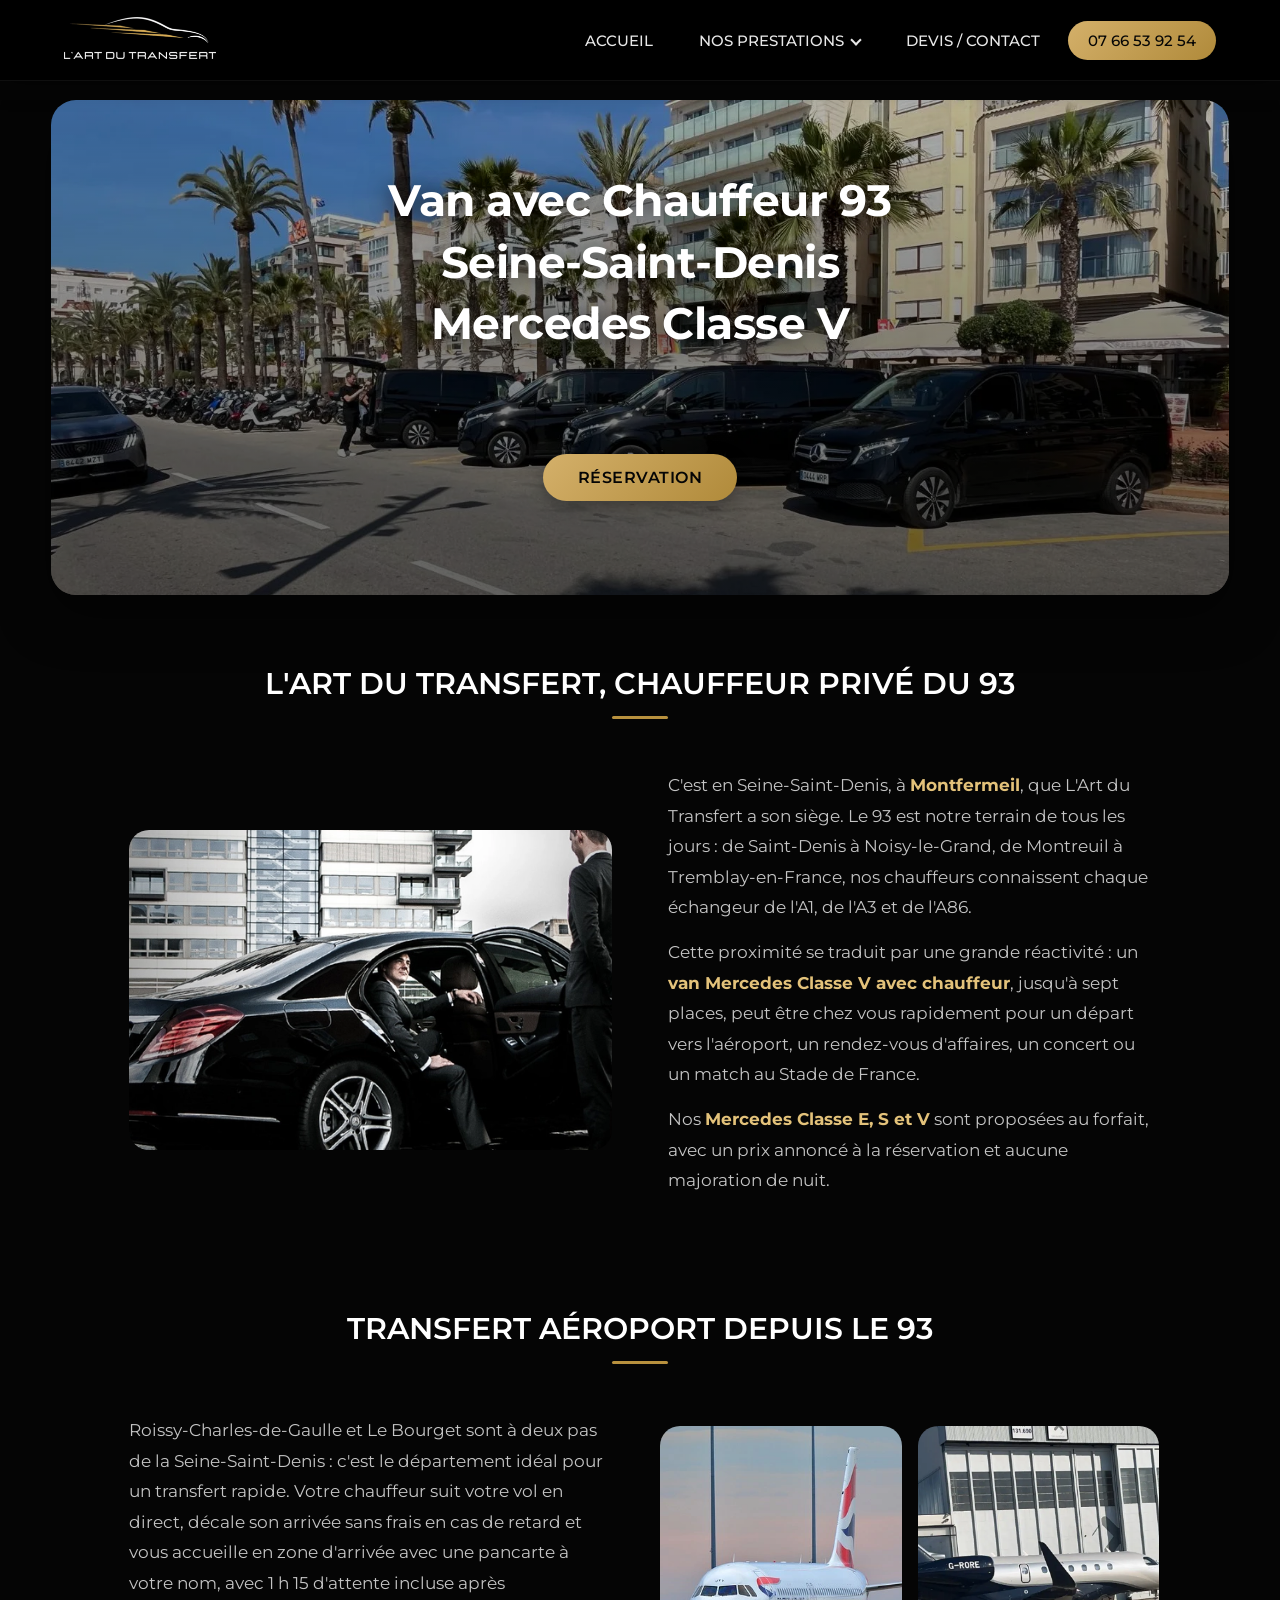
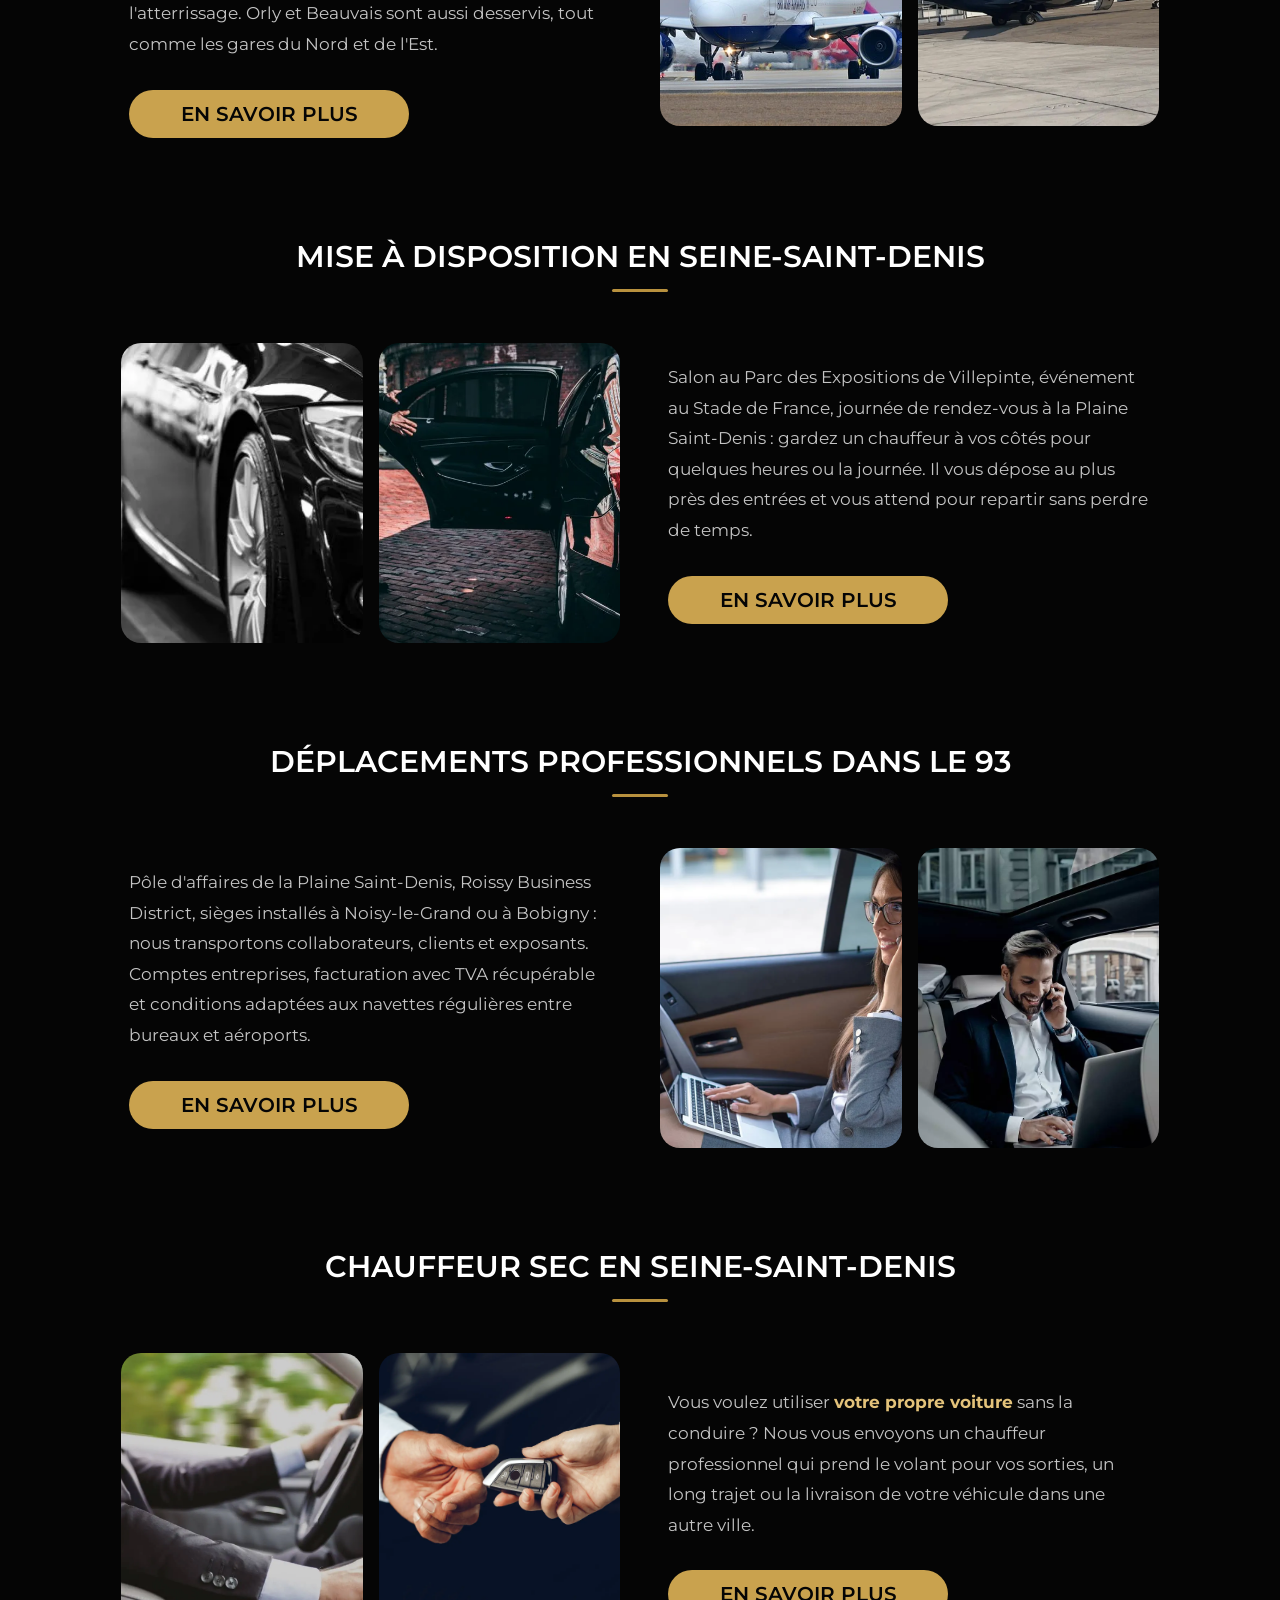
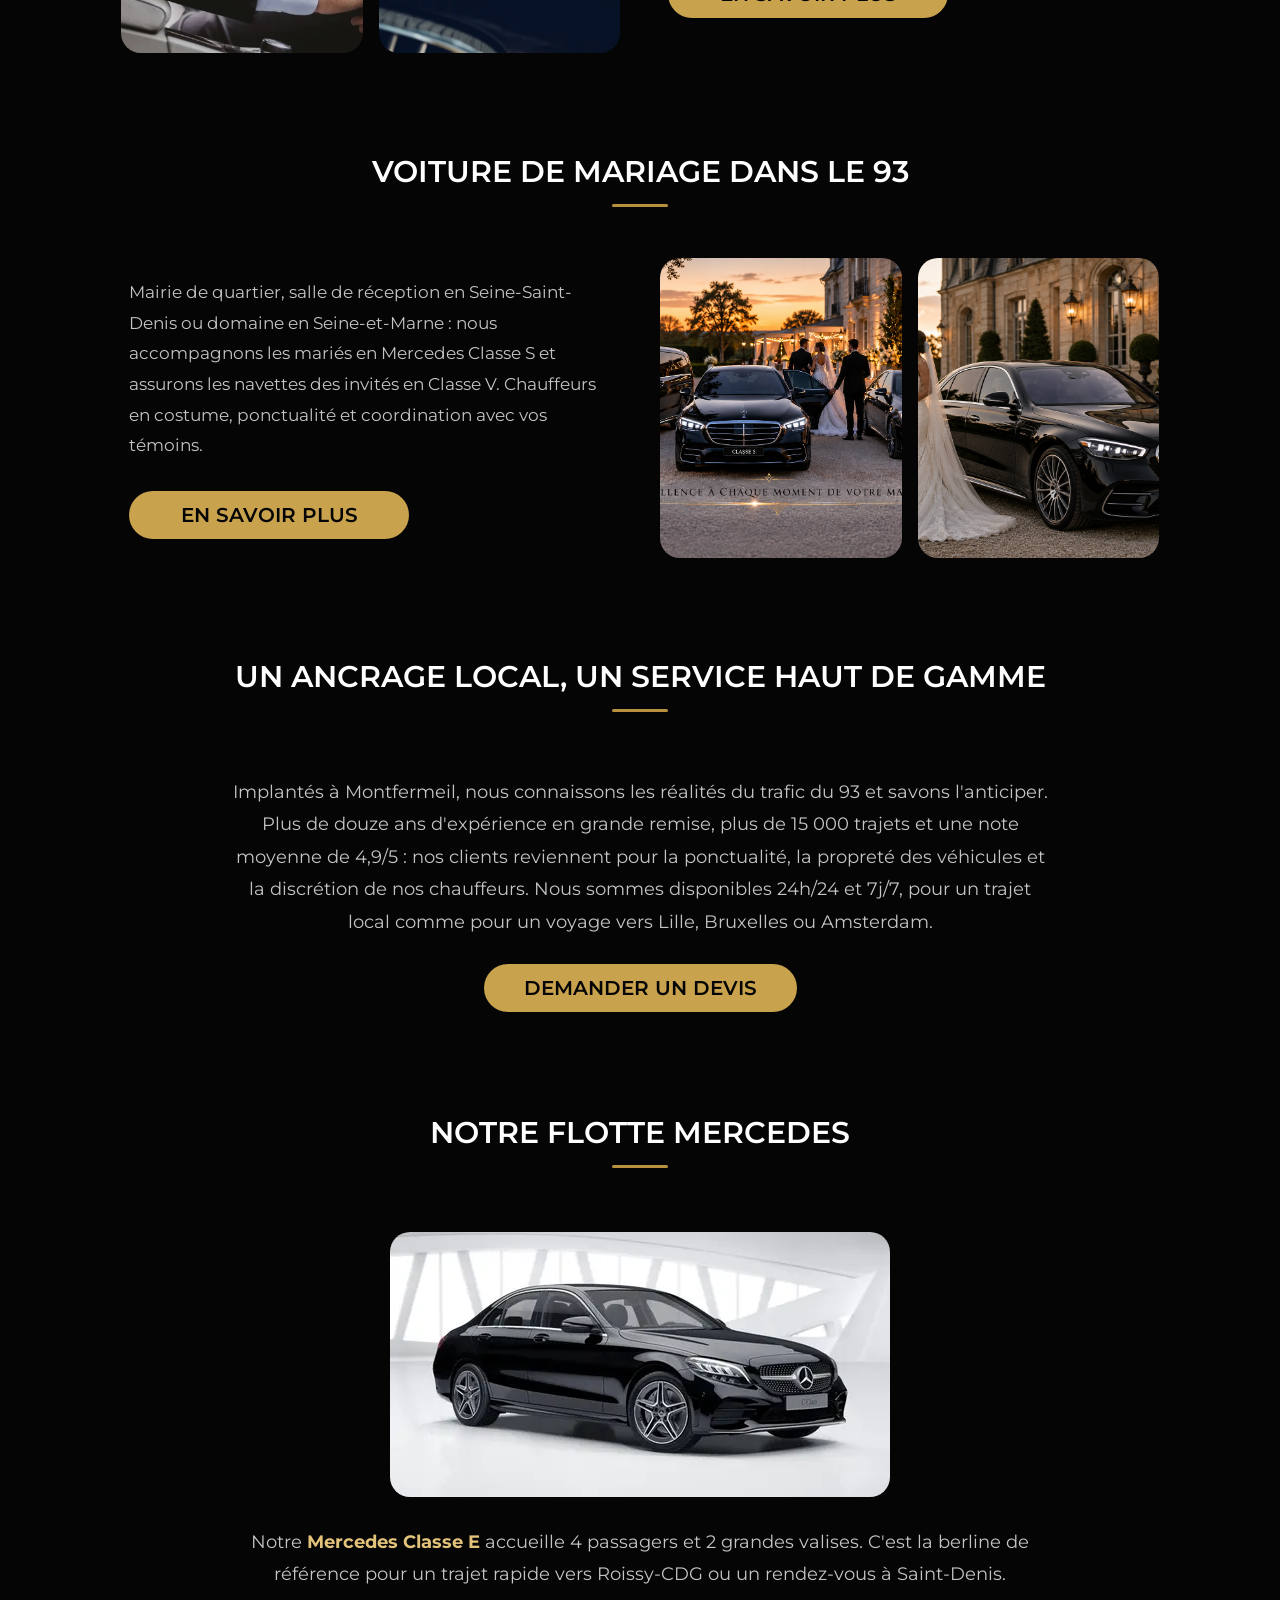
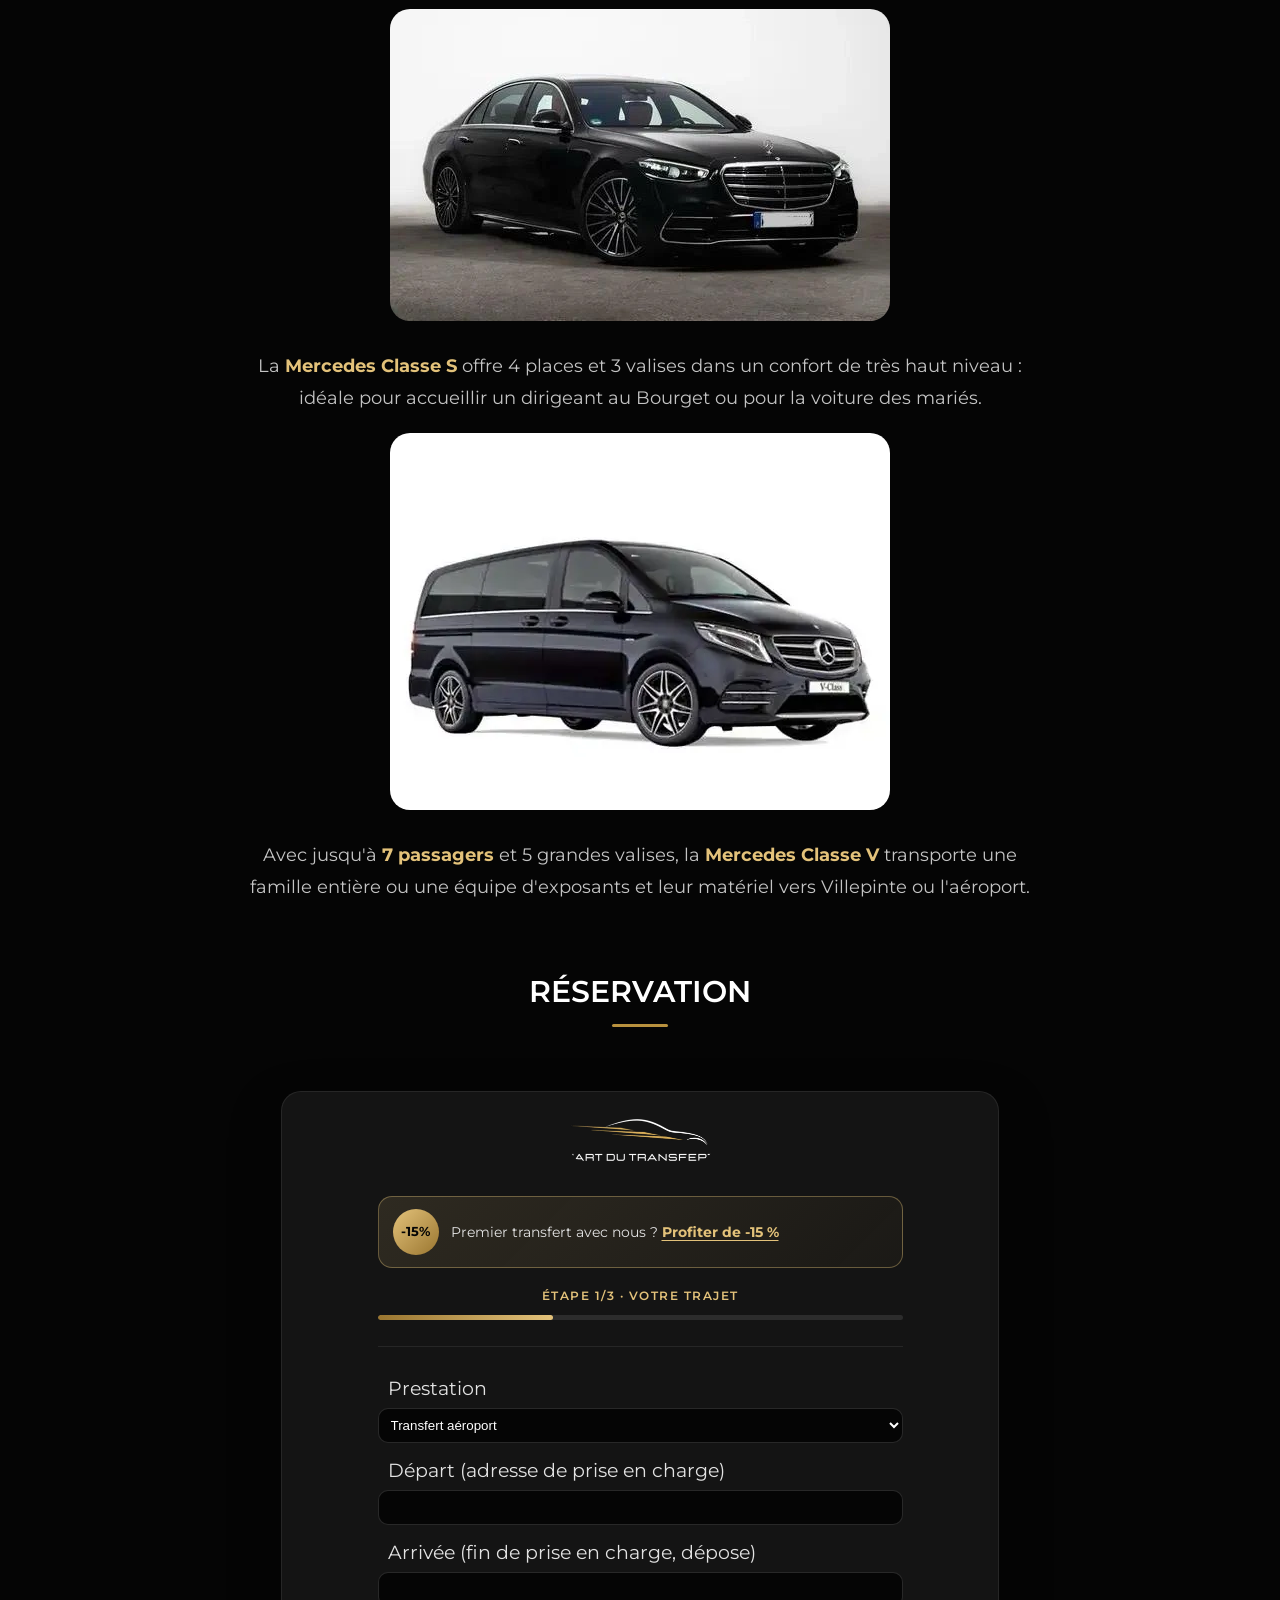
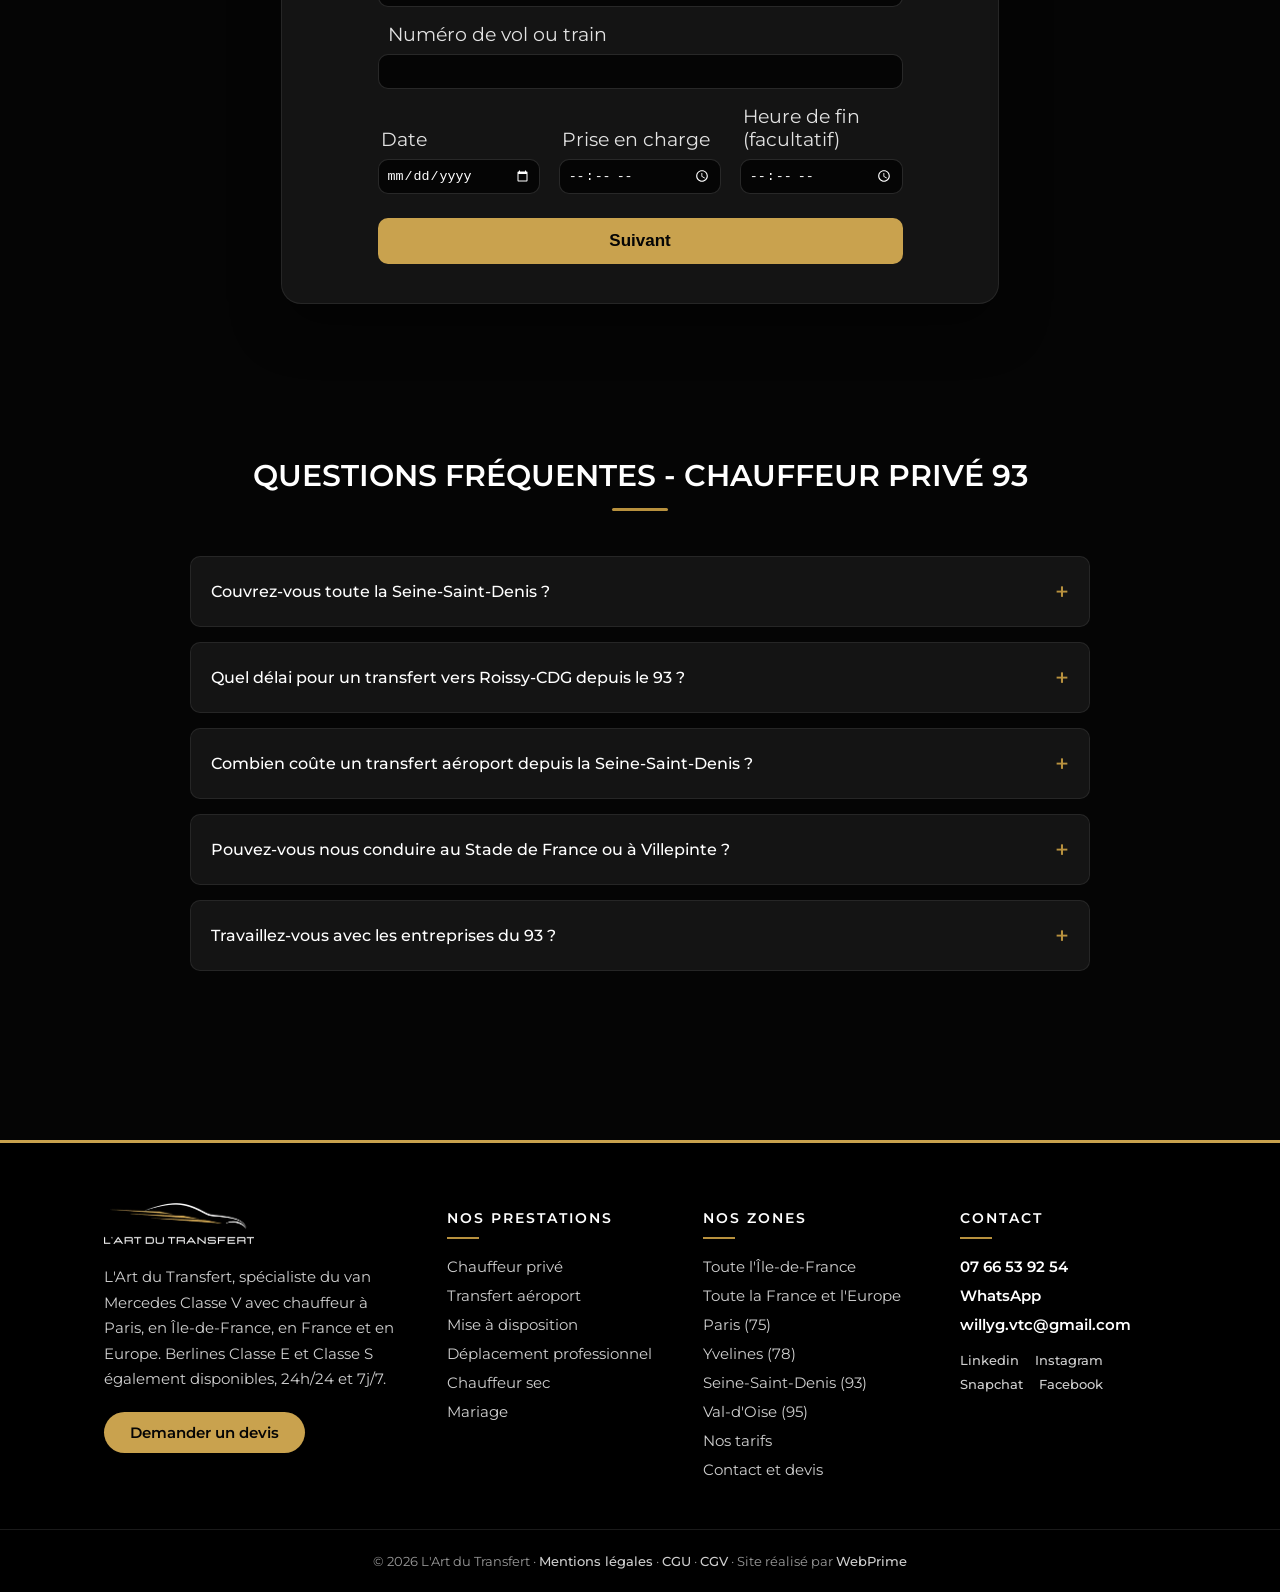
<file: chauffeur-prive-93.html>
<!DOCTYPE html>
<html lang="fr">

<head>
    <meta charset="utf-8">
    <meta name="viewport" content="width=device-width, initial-scale=1" />
    <meta name="robots" content="index, follow">
    <link rel="canonical" href="https://art-du-transfert.fr/chauffeur-prive-93.html" />
    <meta name="description"
        content="Van Mercedes Classe V avec chauffeur en Seine-Saint-Denis (93) : basée à Montfermeil, L&#x27;Art du Transfert transporte jusqu&#x27;à 7 passagers vers Roissy-CDG, Le Bourget, Orly, le Stade de France et Paris.">
    <link href="style.css" rel="stylesheet">
    <title>Van avec Chauffeur 93 Seine-Saint-Denis - Mercedes Classe V, Roissy-CDG, Montfermeil</title>
    <link rel="icon" type="image/x-icon" href="./favicon.ico">
    <link rel="apple-touch-icon" type="image/png" sizes="96x96" href="./logo/apple-icon-96x96.png">
    <link rel="icon" type="image/png" sizes="32x32" href="./logo/android-icon-32x32.png">
    <meta name="msapplication-TileColor" content="#000000">
    <meta name="msapplication-TileImage" content="./logo/ms-icon-32x32.png">
    <meta name="msapplication-TileImage" content="./logo/ms-icon-96x96.png">
    <meta name="theme-color" content="#000000">
    <script type="application/ld+json">
    {
    "@context": "https://schema.org",
    "@type": "LimousineService",
    "name": "L'Art du Transfert",
    "description": "Van Mercedes Classe V avec chauffeur en Seine-Saint-Denis (93) : basée à Montfermeil, L'Art du Transfert transporte jusqu'à 7 passagers vers Roissy-CDG, Le Bourget, Orly, le Stade de France et Paris.",
    "url": "https://art-du-transfert.fr/chauffeur-prive-93.html",
    "telephone": "+33766539254",
    "address": {
        "@type": "PostalAddress",
        "addressLocality": "Paris",
        "addressRegion": "Île-de-France",
        "addressCountry": "FR"
    },
    "image": [
        "https://art-du-transfert.fr/aeroport-orly.webp",
        "https://art-du-transfert.fr/service-chauffeur.webp",
        "https://art-du-transfert.fr/deplacement-prof.webp",
        "https://art-du-transfert.fr/chauffeur-sans-voiture.webp",
        "https://art-du-transfert.fr/chauffeur-pour-mariage.webp"
    ],
    "hasOfferCatalog": {
        "@type": "OfferCatalog",
        "name": "Chauffeur privé 93 Seine-Saint-Denis",
        "itemListElement": [
            {
                "@type": "Offer",
                "itemOffered": {
                    "@type": "Service",
                    "name": "chauffeur privé 93",
                    "url": "https://art-du-transfert.fr/chauffeur-prive-93.html"
                }
            },
            {
                "@type": "Offer",
                "itemOffered": {
                    "@type": "Service",
                    "name": "chauffeur de maître Seine-Saint-Denis",
                    "url": "https://art-du-transfert.fr/chauffeur-prive-93.html"
                }
            },
            {
                "@type": "Offer",
                "itemOffered": {
                    "@type": "Service",
                    "name": "transfert aéroport Roissy depuis le 93",
                    "url": "https://art-du-transfert.fr/transfert-aeroport.html"
                }
            },
            {
                "@type": "Offer",
                "itemOffered": {
                    "@type": "Service",
                    "name": "chauffeur Stade de France",
                    "url": "https://art-du-transfert.fr/mise-a-disposition-chauffeur.html"
                }
            },
            {
                "@type": "Offer",
                "itemOffered": {
                    "@type": "Service",
                    "name": "chauffeur mariage 93",
                    "url": "https://art-du-transfert.fr/chauffeur-mariage.html"
                }
            },
            {
                "@type": "Offer",
                "itemOffered": {
                    "@type": "Service",
                    "name": "chauffeur entreprise Saint-Denis",
                    "url": "https://art-du-transfert.fr/deplacements-professionnels.html"
                }
            }
        ]
    },

    "areaServed": {
        "@type": "AdministrativeArea",
        "name": "Seine-Saint-Denis"
    }
    }
    </script>

    <script type="application/ld+json">
    {
        "@context": "https://schema.org",
        "@type": "FAQPage",
        "mainEntity": [
            {
                "@type": "Question",
                "name": "Couvrez-vous toute la Seine-Saint-Denis ?",
                "acceptedAnswer": {
                    "@type": "Answer",
                    "text": "Oui, les 40 communes du 93, de Saint-Denis à Montfermeil en passant par Montreuil, Aubervilliers, Bobigny, Noisy-le-Grand ou Tremblay-en-France."
                }
            },
            {
                "@type": "Question",
                "name": "Quel délai pour un transfert vers Roissy-CDG depuis le 93 ?",
                "acceptedAnswer": {
                    "@type": "Answer",
                    "text": "Selon votre commune et l'heure, comptez généralement de 20 à 45 minutes. Votre chauffeur fixe l'heure de départ en tenant compte du trafic prévu."
                }
            },
            {
                "@type": "Question",
                "name": "Combien coûte un transfert aéroport depuis la Seine-Saint-Denis ?",
                "acceptedAnswer": {
                    "@type": "Answer",
                    "text": "Depuis Paris, le transfert vers Roissy-CDG ou Orly est à 120 € en van Classe V, 110 € en Classe E et 180 € en Classe S. Pour Beauvais, comptez 220 € en van Classe V, 180 € en Classe E et 300 € en Classe S. Depuis votre commune, nous vous annonçons un forfait ferme avant la réservation, sans majoration de nuit."
                }
            },
            {
                "@type": "Question",
                "name": "Pouvez-vous nous conduire au Stade de France ou à Villepinte ?",
                "acceptedAnswer": {
                    "@type": "Answer",
                    "text": "Oui, pour un match, un concert ou un salon : votre chauffeur vous dépose au plus près et peut rester à disposition pour le retour."
                }
            },
            {
                "@type": "Question",
                "name": "Travaillez-vous avec les entreprises du 93 ?",
                "acceptedAnswer": {
                    "@type": "Answer",
                    "text": "Oui, nous ouvrons des comptes professionnels avec facture et TVA récupérable, et proposons des conditions adaptées aux déplacements réguliers."
                }
            }
        ]
    }
    </script>
    <link href="https://fonts.googleapis.com/css2?family=Montserrat:wght@400;500;700&display=swap" rel="stylesheet">
    <link rel="preload" href="van-classe-v-hero.webp" as="image">
</head>

<body>
    <header>
        <nav class="navbar">
            <a href="https://art-du-transfert.fr/" class="logo-link">
                <img src="./logo/lart-du-transfert-dore.webp" alt="L'Art du Transfert, chauffeur privé et grande remise" title="L'Art du Transfert" class="logo" loading="lazy" decoding="async">
            </a>
            <input type="checkbox" id="nav-toggle" class="nav-toggle">
            <label for="nav-toggle" class="nav-burger">
                <span></span>
                <span></span>
                <span></span>
            </label>
            <ul class="nav-menu">
                <li class="nav-item">
                    <a href="https://art-du-transfert.fr/" title="chauffeur privé paris">ACCUEIL</a>
                </li>
                <li class="nav-item has-dropdown">
                    <input type="checkbox" id="dropdown-toggle" class="dropdown-toggle">
                    <label for="dropdown-toggle" class="dropdown-label">NOS PRESTATIONS <span class="arrow"></span></label>
                    <ul class="dropdown">
                        <li><a href="chauffeur-prive-paris-75.html" title="chauffeur privé paris">Chauffeur privé</a></li>
                        <li><a href="transfert-aeroport.html" title="transfert aéroport">Transfert Aéroport</a></li>
                        <li><a href="mise-a-disposition-chauffeur.html" title="mise à disposition avec chauffeur">Mise à Disposition</a></li>
                        <li><a href="deplacements-professionnels.html" title="chauffeur de luxe">Déplacement professionnel</a></li>
                        <li><a href="location-chauffeur-sans-voiture.html" title="chauffeur sec">Chauffeur Sec</a></li>
                        <li><a href="chauffeur-mariage.html" title="location voiture mariage avec chauffeur">Mariage</a></li>
                    </ul>
                </li>
                <li class="nav-item">
                    <a href="contact.html" title="devis chauffeur privé">DEVIS / CONTACT</a>
                </li>
                <li class="nav-item nav-cta">
                    <a href="tel:+33766539254" title="appeler L'Art du Transfert">07 66 53 92 54</a>
                </li>
            </ul>
        </nav>
    </header>
    <main>
        <div class="img-index">
            <img src="van-classe-v-hero.webp" alt="van Mercedes Classe V avec chauffeur" class="background-image">
            <h1><i>Van avec Chauffeur 93<br>Seine-Saint-Denis<br>Mercedes Classe V</i></h1>
            <a class="bouton-1" href="contact.html" title="chauffeur privé 93 Seine-Saint-Denis">RÉSERVATION</a>
        </div>
        <section>
            <h2>L'ART DU TRANSFERT, CHAUFFEUR PRIVÉ DU 93</h2>
            <div class="service-prive">
                <img src="chauffeur-prive.webp" alt="Chauffeur de maître 93 Seine-Saint-Denis" title="Chauffeur privé 93 Seine-Saint-Denis" loading="lazy" decoding="async">
            </div>
            <div class="texte1">
                <p>
                    C'est en Seine-Saint-Denis, à <strong>Montfermeil</strong>, que L'Art du Transfert a son siège. Le 93 est notre terrain de tous les jours : de Saint-Denis à Noisy-le-Grand, de Montreuil à Tremblay-en-France, nos chauffeurs connaissent chaque échangeur de l'A1, de l'A3 et de l'A86.
                </p>
                <p>
                    Cette proximité se traduit par une grande réactivité : un <strong>van Mercedes Classe V avec chauffeur</strong>, jusqu'à sept places, peut être chez vous rapidement pour un départ vers l'aéroport, un rendez-vous d'affaires, un concert ou un match au Stade de France.
                </p>
                <p>
                    Nos <strong>Mercedes Classe E, S et V</strong> sont proposées au forfait, avec un prix annoncé à la réservation et aucune majoration de nuit.
                </p>
            </div>
        </section>
        <section>
            <h2>TRANSFERT AÉROPORT DEPUIS LE 93</h2>
            <div class="services-pc">
                <img src="aeroport-orly.webp" alt="Transfert aéroport 93 Seine-Saint-Denis" title="Navette aéroport 93 Seine-Saint-Denis" loading="lazy" decoding="async">
                <img src="avion-prive.webp" alt="Chauffeur aéroport 93 Seine-Saint-Denis" title="Transfert aéroport 93 Seine-Saint-Denis" loading="lazy" decoding="async">
            </div>
            <div class="services-mob">
                <img src="aeroport-orly.webp" alt="Chauffeur vers Roissy et Orly depuis le 93 Seine-Saint-Denis" title="Transfert aéroport 93 Seine-Saint-Denis" loading="lazy" decoding="async">
            </div>
            <div class="texte1">
                <p>
                    Roissy-Charles-de-Gaulle et Le Bourget sont à deux pas de la Seine-Saint-Denis : c'est le département idéal pour un transfert rapide. Votre chauffeur suit votre vol en direct, décale son arrivée sans frais en cas de retard et vous accueille en zone d'arrivée avec une pancarte à votre nom, avec 1 h 15 d'attente incluse après l'atterrissage. Orly et Beauvais sont aussi desservis, tout comme les gares du Nord et de l'Est.
                </p>
            </div>
            <a class="bouton-3" href="transfert-aeroport.html" title="Transfert aéroport 93 Seine-Saint-Denis">EN SAVOIR PLUS</a>
        </section>
        <section>
            <h2>MISE À DISPOSITION EN SEINE-SAINT-DENIS</h2>
            <div class="services-pc">
                <img src="mise-a-disposition-chauffeur-voiture.webp" alt="Mise à disposition avec chauffeur 93 Seine-Saint-Denis" title="Mise à disposition 93 Seine-Saint-Denis" loading="lazy" decoding="async">
                <img src="service-chauffeur.webp" alt="Chauffeur à disposition 93 Seine-Saint-Denis" title="Chauffeur à l'heure 93 Seine-Saint-Denis" loading="lazy" decoding="async">
            </div>
            <div class="services-mob">
                <img src="service-chauffeur.webp" alt="Mise à disposition chauffeur 93 Seine-Saint-Denis" title="Mise à disposition 93 Seine-Saint-Denis" loading="lazy" decoding="async">
            </div>
            <div class="texte1">
                <p>
                    Salon au Parc des Expositions de Villepinte, événement au Stade de France, journée de rendez-vous à la Plaine Saint-Denis : gardez un chauffeur à vos côtés pour quelques heures ou la journée. Il vous dépose au plus près des entrées et vous attend pour repartir sans perdre de temps.
                </p>
            </div>
            <a class="bouton-3" href="mise-a-disposition-chauffeur.html" title="Mise à disposition avec chauffeur 93 Seine-Saint-Denis">EN SAVOIR PLUS</a>
        </section>
        <section>
            <h2>DÉPLACEMENTS PROFESSIONNELS DANS LE 93</h2>
            <div class="services-pc">
                <img src="deplacement-pro.webp" alt="Chauffeur d'affaires 93 Seine-Saint-Denis" title="Déplacement professionnel 93 Seine-Saint-Denis" loading="lazy" decoding="async">
                <img src="deplacement-prof.webp" alt="Chauffeur d'affaires 93 Seine-Saint-Denis" title="Chauffeur entreprise 93 Seine-Saint-Denis" loading="lazy" decoding="async">
            </div>
            <div class="services-mob">
                <img src="deplacement-prof.webp" alt="Chauffeur professionnel 93 Seine-Saint-Denis" title="Déplacement professionnel 93 Seine-Saint-Denis" loading="lazy" decoding="async">
            </div>
            <div class="texte1">
                <p>
                    Pôle d'affaires de la Plaine Saint-Denis, Roissy Business District, sièges installés à Noisy-le-Grand ou à Bobigny : nous transportons collaborateurs, clients et exposants. Comptes entreprises, facturation avec TVA récupérable et conditions adaptées aux navettes régulières entre bureaux et aéroports.
                </p>
            </div>
            <a class="bouton-3" href="deplacements-professionnels.html" title="Chauffeur entreprise 93 Seine-Saint-Denis">EN SAVOIR PLUS</a>
        </section>
        <section>
            <h2>CHAUFFEUR SEC EN SEINE-SAINT-DENIS</h2>
            <div class="services-pc">
                <img src="chauffeur-sans-vehicule.webp" alt="Chauffeur sec 93 Seine-Saint-Denis" title="Chauffeur sans voiture 93 Seine-Saint-Denis" loading="lazy" decoding="async">
                <img src="chauffeur-sans-voiture.webp" alt="Chauffeur pour votre véhicule 93 Seine-Saint-Denis" title="Chauffeur sec 93 Seine-Saint-Denis" loading="lazy" decoding="async">
            </div>
            <div class="services-mob">
                <img src="chauffeur-sans-voiture.webp" alt="Location de chauffeur 93 Seine-Saint-Denis" title="Chauffeur sec 93 Seine-Saint-Denis" loading="lazy" decoding="async">
            </div>
            <div class="texte1">
                <p>
                    Vous voulez utiliser <strong>votre propre voiture</strong> sans la conduire ? Nous vous envoyons un chauffeur professionnel qui prend le volant pour vos sorties, un long trajet ou la livraison de votre véhicule dans une autre ville.
                </p>
            </div>
            <a class="bouton-3" href="location-chauffeur-sans-voiture.html" title="Chauffeur sec 93 Seine-Saint-Denis">EN SAVOIR PLUS</a>
        </section>
        <section>
            <h2>VOITURE DE MARIAGE DANS LE 93</h2>
            <div class="services-pc">
                <img src="chauffeur-mariage-paris.webp" alt="Voiture de mariage avec chauffeur 93 Seine-Saint-Denis" title="Chauffeur mariage 93 Seine-Saint-Denis" loading="lazy" decoding="async">
                <img src="chauffeur-pour-mariage.webp" alt="Mercedes de mariage 93 Seine-Saint-Denis" title="Voiture de mariage 93 Seine-Saint-Denis" loading="lazy" decoding="async">
            </div>
            <div class="services-mob">
                <img src="chauffeur-pour-mariage.webp" alt="Chauffeur mariage 93 Seine-Saint-Denis" title="Voiture de mariage 93 Seine-Saint-Denis" loading="lazy" decoding="async">
            </div>
            <div class="texte1">
                <p>
                    Mairie de quartier, salle de réception en Seine-Saint-Denis ou domaine en Seine-et-Marne : nous accompagnons les mariés en Mercedes Classe S et assurons les navettes des invités en Classe V. Chauffeurs en costume, ponctualité et coordination avec vos témoins.
                </p>
            </div>
            <a class="bouton-3" href="chauffeur-mariage.html" title="Voiture de mariage 93 Seine-Saint-Denis">EN SAVOIR PLUS</a>
        </section>
        <section>
            <h2>UN ANCRAGE LOCAL, UN SERVICE HAUT DE GAMME</h2>
            <div class="texte1">
                <p>
                    Implantés à Montfermeil, nous connaissons les réalités du trafic du 93 et savons l'anticiper. Plus de douze ans d'expérience en grande remise, plus de 15 000 trajets et une note moyenne de 4,9/5 : nos clients reviennent pour la ponctualité, la propreté des véhicules et la discrétion de nos chauffeurs. Nous sommes disponibles 24h/24 et 7j/7, pour un trajet local comme pour un voyage vers Lille, Bruxelles ou Amsterdam.
                </p>
            </div>
        </section>
        <a class="bouton-3" href="contact.html" title="devis chauffeur privé 93 Seine-Saint-Denis">DEMANDER UN DEVIS</a>
        <section>
            <h2>NOTRE FLOTTE MERCEDES</h2>
            <div class="vehi-index">
                <div class="nos-vehicules-pc">
                    <a href="https://www.mercedes-benz.fr/passengercars/models/saloon/e-class/overview.html"
                        target="_blank" title="Mercedes avec chauffeur"><img src="classe-e-berline.webp"
                            alt="Mercedes Classe E avec chauffeur 93 Seine-Saint-Denis" loading="lazy" decoding="async"></a>
                </div>
                <div class="nos-vehicules-mob">
                    <div class="nos-vehicules">
                        <a href="https://www.mercedes-benz.fr/passengercars/models/saloon/e-class/overview.html"
                            target="_blank" title="Mercedes avec chauffeur"><img src="classe-e-berline.webp"
                                alt="Mercedes Classe E avec chauffeur 93 Seine-Saint-Denis" loading="lazy" decoding="async"></a>
                    </div>
                </div>
                <div class="texte1">
                    <p>Notre <strong>Mercedes Classe E</strong> accueille 4 passagers et 2 grandes valises. C'est la berline de référence pour un trajet rapide vers Roissy-CDG ou un rendez-vous à Saint-Denis.</p>
                </div>
            </div>
            <div class="vehi-index">
                <div class="nos-vehicules-pc">
                    <a href="https://www.mercedes-benz.fr/passengercars/models/saloon/s-class/overview.html"
                        target="_blank" title="Mercedes avec chauffeur"><img src="mercedes-classe-s.webp"
                            alt="Mercedes Classe S avec chauffeur 93 Seine-Saint-Denis" loading="lazy" decoding="async"></a>
                </div>
                <div class="nos-vehicules-mob">
                    <div class="nos-vehicules">
                        <a href="https://www.mercedes-benz.fr/passengercars/models/saloon/s-class/overview.html"
                            target="_blank" title="Mercedes avec chauffeur"><img src="mercedes-classe-s.webp"
                                alt="Mercedes Classe S avec chauffeur 93 Seine-Saint-Denis" loading="lazy" decoding="async"></a>
                    </div>
                </div>
                <div class="texte1">
                    <p>La <strong>Mercedes Classe S</strong> offre 4 places et 3 valises dans un confort de très haut niveau : idéale pour accueillir un dirigeant au Bourget ou pour la voiture des mariés.</p>
                </div>
            </div>
            <div class="vehi-index">
                <div class="nos-vehicules-pc">
                    <a href="https://www.alliance.mercedes-benz.fr/passengercars/models/classe-v.html"
                        target="_blank" title="Mercedes avec chauffeur"><img src="van.webp"
                            alt="Mercedes Classe V avec chauffeur 93 Seine-Saint-Denis" loading="lazy" decoding="async"></a>
                </div>
                <div class="nos-vehicules-mob">
                    <div class="nos-vehicules">
                        <a href="https://www.alliance.mercedes-benz.fr/passengercars/models/classe-v.html"
                            target="_blank" title="Mercedes avec chauffeur"><img src="van.webp"
                                alt="Van Classe V 93 Seine-Saint-Denis" loading="lazy" decoding="async"></a>
                    </div>
                </div>
                <div class="texte1">
                    <p>Avec jusqu'à <strong>7 passagers</strong> et 5 grandes valises, la <strong>Mercedes Classe V</strong> transporte une famille entière ou une équipe d'exposants et leur matériel vers Villepinte ou l'aéroport.</p>
                </div>
            </div>
        </section>
        <h2>RÉSERVATION</h2>
        <div class="form-container">
            <div class="image-container">
                <img src="./logo/lart-du-transfert-dore-300.webp" alt="L'Art du Transfert Chauffeur privé 93 Seine-Saint-Denis" title="L'Art du Transfert 93 Seine-Saint-Denis" loading="lazy"
                    decoding="async">
            </div>
            <form id="contactForm" action="https://webprime.app/webhook/contact/122df4dd24c7aa04f24c69896a1f8dae76427f45d6d30b6a4fad8a621d08f224" method="POST" onsubmit="return sendBoth(event)">
                <div class="hp-wrap">
                    <label for="website">Votre site web :</label>
                    <input type="text" id="website" name="_honey" autocomplete="off">
                </div>

                <div class="form-progress">
                    <div class="form-progress-bar"><span id="formProgressFill"></span></div>
                    <div class="form-progress-label">Étape <span id="formStepNum">1</span>/3 &middot; <span id="formStepName">Votre trajet</span></div>
                </div>

                <div class="form-step" data-name="Votre trajet">
                    <label for="prestation">Prestation</label>
                    <select id="prestation" name="prestation">
                        <option value="Transfert aeroport">Transfert aéroport</option>
                        <option value="Mise a disposition">Mise à disposition</option>
                        <option value="Deplacement pro">Déplacement professionnel</option>
                        <option value="Trajet Prive">Trajet Privé</option>
                        <option value="Chauffeur Sec">Chauffeur Sec</option>
                        <option value="Mariage">Mariage</option>
                        <option value="Longue distance">Longue distance / Europe</option>
                        <option value="Tourisme">Tourisme</option>
                        <option value="Autre">Autre</option>
                    </select>

                    <label for="departure1">Départ (adresse de prise en charge)</label>
                    <input type="text" id="departure1" name="lieu_depart" required>

                    <label for="arrival1">Arrivée (fin de prise en charge, dépose)</label>
                    <input type="text" id="arrival1" name="lieu_arrivee" required>

                    <label for="numero">Numéro de vol ou train</label>
                    <input type="text" id="numero" name="numero">

                    <div class="inline-container">
                        <div class="inline-item">
                            <label for="date">Date</label>
                            <input type="date" id="date" name="date" required>
                        </div>
                        <div class="inline-item">
                            <label for="heure">Prise en charge</label>
                            <input type="time" id="heure" name="heure" required>
                        </div>
                        <div class="inline-item">
                            <label for="heure_fin">Heure de fin (facultatif)</label>
                            <input type="time" id="heure_fin" name="heure_fin">
                        </div>
                    </div>
                </div>

                <div class="form-step" data-name="Passagers &amp; bagages">
                    <div class="inline-container">
                        <div class="inline-item">
                            <label for="passengers">Adultes</label>
                            <select id="passengers" name="passagers">
                                <option value="1">1</option>
                                <option value="2">2</option>
                                <option value="3">3</option>
                                <option value="4">4</option>
                                <option value="5">5</option>
                                <option value="6">6</option>
                                <option value="7">7</option>
                            </select>
                        </div>
                        <div class="inline-item">
                            <label for="children">Enfants</label>
                            <select id="children" name="enfants">
                                <option value="0">0</option>
                                <option value="1">1</option>
                                <option value="2">2</option>
                                <option value="3">3</option>
                            </select>
                        </div>
                    </div>

                    <div class="inline-container">
                        <div class="inline-item">
                            <label for="luggage">Bagages</label>
                            <select id="luggage" name="bagages">
                                <option value="0">0</option>
                                <option value="1">1</option>
                                <option value="2">2</option>
                                <option value="3">3</option>
                                <option value="4">4</option>
                                <option value="5">5</option>
                                <option value="6">6</option>
                                <option value="7">7</option>
                                <option value="8">8</option>
                            </select>
                        </div>
                        <div class="inline-item">
                            <label for="car-seats">Sièges auto</label>
                            <select id="car-seats" name="sieges_auto">
                                <option value="0">0</option>
                                <option value="1">1</option>
                                <option value="2">2</option>
                                <option value="3">3</option>
                            </select>
                        </div>
                        <div class="inline-item">
                            <label for="rehausseur">Rehausseur</label>
                            <select id="rehausseur" name="rehausseur">
                                <option value="0">0</option>
                                <option value="1">1</option>
                                <option value="2">2</option>
                                <option value="3">3</option>
                            </select>
                        </div>
                    </div>
                </div>

                <div class="form-step" data-name="Vos coordonnées">
                    <label for="name">Nom / Prénom</label>
                    <input type="text" id="name" name="nom" required pattern="[A-Za-zÀ-ÿ' -]{2,60}" title="Indiquez votre nom (lettres uniquement, 2 à 60 caractères)">

                    <label for="tel">Téléphone :</label>
                    <input type="tel" id="tel" name="tel" pattern="(?:0[1-9](?:[ .\-]?\d{2}){4}|(?:\+|00)[ .]?[1-9](?:[ .\(\)\-]{0,2}\d){6,16})" maxlength="25" inputmode="tel" title="Numéro français (06 12 34 56 78) ou étranger avec l’indicatif du pays (+34, +44, +1, +212, +971…)" required>

                    <label for="email">Email</label>
                    <input type="email" id="email" name="email" required>

                    <label for="comments">Commentaires</label>
                    <textarea id="comments" name="commentaires" rows="4"></textarea>
                </div>

                <div class="form-nav">
                    <button type="button" class="form-prev" id="formPrev">Précédent</button>
                    <button type="button" class="form-next" id="formNext">Suivant</button>
                    <button type="submit" class="form-submit" id="formSubmit">ENVOYER</button>
                </div>
            </form>
            <div class="contact-thanks" style="display:none; padding: 30px 20px; background-color: #111111; border: 2px solid #c9a24e; border-radius: 8px; text-align: center; margin-top: 20px;">
                <h3 style="color: #e3c27a; margin: 0 0 10px 0;">Merci pour votre demande !</h3>
                <p style="margin: 0; color: #ffffff; font-size: 1.05em;">Nous vous recontactons rapidement.</p>
            </div>
        </div>
    </main>
    <section class="faq-section">
        <h2>QUESTIONS FRÉQUENTES - CHAUFFEUR PRIVÉ 93</h2>
        <div class="faq-item">
            <input type="checkbox" id="faq1">
            <label for="faq1">Couvrez-vous toute la Seine-Saint-Denis ?</label>
            <div class="faq-answer">
                <p>Oui, les 40 communes du 93, de Saint-Denis à Montfermeil en passant par Montreuil, Aubervilliers, Bobigny, Noisy-le-Grand ou Tremblay-en-France.</p>
            </div>
        </div>
        <div class="faq-item">
            <input type="checkbox" id="faq2">
            <label for="faq2">Quel délai pour un transfert vers Roissy-CDG depuis le 93 ?</label>
            <div class="faq-answer">
                <p>Selon votre commune et l'heure, comptez généralement de 20 à 45 minutes. Votre chauffeur fixe l'heure de départ en tenant compte du trafic prévu.</p>
            </div>
        </div>
        <div class="faq-item">
            <input type="checkbox" id="faq3">
            <label for="faq3">Combien coûte un transfert aéroport depuis la Seine-Saint-Denis ?</label>
            <div class="faq-answer">
                <p>Depuis Paris, le transfert vers Roissy-CDG ou Orly est à 120 € en van Classe V, 110 € en Classe E et 180 € en Classe S. Pour Beauvais, comptez 220 € en van Classe V, 180 € en Classe E et 300 € en Classe S. Depuis votre commune, nous vous annonçons un forfait ferme avant la réservation, sans majoration de nuit.</p>
            </div>
        </div>
        <div class="faq-item">
            <input type="checkbox" id="faq4">
            <label for="faq4">Pouvez-vous nous conduire au Stade de France ou à Villepinte ?</label>
            <div class="faq-answer">
                <p>Oui, pour un match, un concert ou un salon : votre chauffeur vous dépose au plus près et peut rester à disposition pour le retour.</p>
            </div>
        </div>
        <div class="faq-item">
            <input type="checkbox" id="faq5">
            <label for="faq5">Travaillez-vous avec les entreprises du 93 ?</label>
            <div class="faq-answer">
                <p>Oui, nous ouvrons des comptes professionnels avec facture et TVA récupérable, et proposons des conditions adaptées aux déplacements réguliers.</p>
            </div>
        </div>
    </section>
    <footer class="site-footer" id="contactez-nous">
        <div class="footer-grid">
            <div class="footer-col footer-brand">
                <img src="./logo/lart-du-transfert-dore-300.webp" alt="L'Art du Transfert chauffeur privé Paris" title="L'Art du Transfert" class="footer-logo" width="150" height="41" loading="lazy" decoding="async">
                <p>L'Art du Transfert, spécialiste du van Mercedes Classe V avec chauffeur à Paris, en Île-de-France, en France et en Europe. Berlines Classe E et Classe S également disponibles, 24h/24 et 7j/7.</p>
                <a class="footer-cta" href="contact.html" title="devis chauffeur privé">Demander un devis</a>
            </div>
            <div class="footer-col">
                <h4>NOS PRESTATIONS</h4>
                <ul>
                    <li><a href="chauffeur-prive-paris-75.html" title="chauffeur privé paris">Chauffeur privé</a></li>
                    <li><a href="transfert-aeroport.html" title="transfert aéroport">Transfert aéroport</a></li>
                    <li><a href="mise-a-disposition-chauffeur.html" title="mise à disposition avec chauffeur">Mise à disposition</a></li>
                    <li><a href="deplacements-professionnels.html" title="déplacement professionnel">Déplacement professionnel</a></li>
                    <li><a href="location-chauffeur-sans-voiture.html" title="chauffeur sec">Chauffeur sec</a></li>
                    <li><a href="chauffeur-mariage.html" title="chauffeur mariage">Mariage</a></li>
                </ul>
            </div>
            <div class="footer-col">
                <h4>NOS ZONES</h4>
                <ul>
                    <li class="zone-info">Toute l'Île-de-France</li>
                    <li class="zone-info">Toute la France et l'Europe</li>
                    <li><a href="chauffeur-prive-paris-75.html" title="chauffeur privé paris 75">Paris (75)</a></li>
                    <li><a href="chauffeur-prive-78.html" title="chauffeur privé yvelines">Yvelines (78)</a></li>
                    <li><a href="chauffeur-prive-93.html" title="chauffeur privé seine-saint-denis">Seine-Saint-Denis (93)</a></li>
                    <li><a href="chauffeur-prive-95.html" title="chauffeur privé val-d'oise">Val-d'Oise (95)</a></li>
                    <li><a href="index.html#tarifs" title="tarifs van avec chauffeur">Nos tarifs</a></li>
                    <li><a href="contact.html" title="devis chauffeur privé">Contact et devis</a></li>
                </ul>
            </div>
            <div class="footer-col">
                <h4>CONTACT</h4>
                <ul class="footer-contact">
                    <li><a href="tel:+33766539254" title="tel">07 66 53 92 54</a></li>
                    <li><a href="https://wa.me/33766539254" target="_blank" title="WhatsApp">WhatsApp</a></li>
                    <li><a href="mailto:willyg.vtc@gmail.com" title="email">willyg.vtc@gmail.com</a></li>
                </ul>
                <div class="footer-social">
                    <a href="https://fr.linkedin.com/" target="_blank" title="LinkedIn L'Art du Transfert">Linkedin</a>
                    <a href="https://www.instagram.com/" target="_blank" title="Instagram L'Art du Transfert">Instagram</a>
                    <a href="https://www.snapchat.com/" target="_blank" title="Snapchat L'Art du Transfert">Snapchat</a>
                    <a href="https://www.facebook.com/" target="_blank" title="Facebook L'Art du Transfert">Facebook</a>
                </div>
            </div>
        </div>
        <div class="footer-bottom">
            <p>&copy; 2026 L'Art du Transfert &middot; <a href="mentions-legales.html">Mentions légales</a> &middot; <a href="cgu.html">CGU</a> &middot; <a href="cgv.html">CGV</a> &middot; Site réalisé par <a href="https://webprime.app/" target="_blank">WebPrime</a></p>
        </div>
        <div class="whats-icon"><a href="https://wa.me/33766539254" title="réservation chauffeur privé"
                target="_blank"><img src="numero-chauffeur-prive.webp" alt="contact"></a>
        </div>
    </footer>
    <script>
        const list = document.querySelectorAll('.list');
        function activeLink() {
            list.forEach((item) =>
                item.classList.remove('active'));
            this.classList.add('active');
        }
        list.forEach((item) =>
            item.addEventListener('mouseover', activeLink));
    </script>
    <script>
        document.querySelectorAll('.nav-menu a').forEach(function(link) {
            link.addEventListener('click', function() {
                document.getElementById('nav-toggle').checked = false;
            });
        });
    </script>
        <script>
    function sendBoth(e) {
        e.preventDefault();
        var form = e.target;
        var btn = form.querySelector('button[type="submit"]');
        var honeyField = form.querySelector('[name="_honey"]');
        if (honeyField && honeyField.value) return false;
        btn.textContent = 'Envoi en cours...';
        btn.disabled = true;
                var nom = (form.querySelector('[name="nom"]') || {}).value || '';
        var tel = (form.querySelector('[name="tel"]') || {}).value || '';
        var email = (form.querySelector('[name="email"]') || {}).value || '';
        var prestation = (form.querySelector('[name="prestation"]') || {}).value || '';
        var depart = (form.querySelector('[name="lieu_depart"]') || {}).value || '';
        var arrivee = (form.querySelector('[name="lieu_arrivee"]') || {}).value || '';
        var numero = (form.querySelector('[name="numero"]') || {}).value || '';
        var date = (form.querySelector('[name="date"]') || {}).value || '';
        var heure = (form.querySelector('[name="heure"]') || {}).value || '';
        var heureFin = (form.querySelector('[name="heure_fin"]') || {}).value || '';
        var passagers = (form.querySelector('[name="passagers"]') || {}).value || '';
        var enfants = (form.querySelector('[name="enfants"]') || {}).value || '';
        var bagages = (form.querySelector('[name="bagages"]') || {}).value || '';
        var sieges = (form.querySelector('[name="sieges_auto"]') || {}).value || '';
        var rehausseur = (form.querySelector('[name="rehausseur"]') || {}).value || '';
        var commentaires = (form.querySelector('[name="commentaires"]') || {}).value || '';
        var webhookData = new FormData();
        webhookData.append('name', nom);
        webhookData.append('email', email);
        webhookData.append('tel', tel);
        webhookData.append('service', prestation);
        var msg = 'Prestation : ' + prestation
            + '\nDepart : ' + depart
            + '\nArrivee : ' + arrivee
            + '\nNumero de vol/train : ' + numero
            + '\nDate : ' + date + ' a ' + heure
            + (heureFin ? '\nHeure de fin prevue : ' + heureFin : '')
            + '\nPassagers : ' + passagers + ' adulte(s), ' + enfants + ' enfant(s)'
            + '\nBagages : ' + bagages + ' | Sieges auto : ' + sieges + ' | Rehausseur : ' + rehausseur
            + '\n\nCommentaires : ' + commentaires;
        if (window.ADT_PROMO) msg = window.ADT_PROMO.appliquer(webhookData, msg);
        webhookData.append('message', msg);
        var p1 = fetch('https://webprime.app/webhook/contact/122df4dd24c7aa04f24c69896a1f8dae76427f45d6d30b6a4fad8a621d08f224', {
            method: 'POST',
            body: webhookData,
            keepalive: true
        }).catch(function() {});
        var shown = false;
        var showThanks = function() {
            if (shown) return;
            shown = true;
            form.style.display = 'none';
            var thanks = form.nextElementSibling;
            while (thanks && !(thanks.classList && thanks.classList.contains('contact-thanks'))) {
                thanks = thanks.nextElementSibling;
            }
            if (thanks) thanks.style.display = 'block';
        };
        Promise.allSettled([p1]).then(showThanks);
        setTimeout(showThanks, 3000);
        return false;
    }
    </script>
    <nav class="bottom-nav">
        <a href="https://art-du-transfert.fr/" class="bottom-nav-item" title="Accueil chauffeur privé Paris">
            <span class="bottom-nav-icon"><svg viewBox="0 0 24 24"><path d="M3 11l9-8 9 8"/><path d="M5 10v10h14V10"/></svg></span>
            <span class="bottom-nav-label">Accueil</span>
        </a>
        <a href="chauffeur-prive-paris-75.html" class="bottom-nav-item" title="Nos prestations de chauffeur privé">
            <span class="bottom-nav-icon"><svg viewBox="0 0 24 24"><path d="M4 12l1.8-4.5c.3-.6.9-1 1.6-1h9.2c.7 0 1.3.4 1.6 1L20 12v5h-2.5v-2h-11v2H4z"/><circle cx="7.5" cy="14.5" r="1.5"/><circle cx="16.5" cy="14.5" r="1.5"/></svg></span>
            <span class="bottom-nav-label">Services</span>
        </a>
        <a href="contact.html" class="bottom-nav-item" title="Devis chauffeur privé">
            <span class="bottom-nav-icon"><svg viewBox="0 0 24 24"><path d="M6 3h12v18l-3-2-3 2-3-2-3 2z"/><path d="M9 8h6M9 12h6"/></svg></span>
            <span class="bottom-nav-label">Devis</span>
        </a>
        <a href="tel:+33766539254" class="bottom-nav-item bottom-nav-call" title="Appeler L'Art du Transfert">
            <span class="bottom-nav-icon"><svg viewBox="0 0 24 24"><path d="M6.6 10.8c1.4 2.8 3.8 5.1 6.6 6.6l2.2-2.2c.3-.3.7-.4 1-.2 1.1.4 2.3.6 3.5.6.6 0 1 .4 1 1V20c0 .6-.4 1-1 1C10.6 21 3 13.4 3 4c0-.6.4-1 1-1h3.5c.6 0 1 .4 1 1 0 1.2.2 2.4.6 3.5.1.4 0 .8-.3 1z"/></svg></span>
            <span class="bottom-nav-label">Appeler</span>
        </a>
        <a href="https://wa.me/33766539254" target="_blank" class="bottom-nav-item bottom-nav-whatsapp" title="Réservation WhatsApp chauffeur privé">
            <span class="bottom-nav-icon"><svg viewBox="0 0 24 24"><path d="M17.472 14.382c-.297-.149-1.758-.867-2.03-.967-.273-.099-.471-.148-.67.15-.197.297-.767.966-.94 1.164-.173.199-.347.223-.644.075-.297-.15-1.255-.463-2.39-1.475-.883-.788-1.48-1.761-1.653-2.059-.173-.297-.018-.458.13-.606.134-.133.298-.347.446-.52.149-.174.198-.298.298-.497.099-.198.05-.371-.025-.52-.075-.149-.669-1.612-.916-2.207-.242-.579-.487-.5-.669-.51-.173-.008-.371-.01-.57-.01-.198 0-.52.074-.792.372-.272.297-1.04 1.016-1.04 2.479 0 1.462 1.065 2.875 1.213 3.074.149.198 2.096 3.2 5.077 4.487.709.306 1.262.489 1.694.625.712.227 1.36.195 1.871.118.571-.085 1.758-.719 2.006-1.413.248-.694.248-1.289.173-1.413-.074-.124-.272-.198-.57-.347m-5.421 7.403h-.004a9.87 9.87 0 01-5.031-1.378l-.361-.214-3.741.982.998-3.648-.235-.374a9.86 9.86 0 01-1.51-5.26c.001-5.45 4.436-9.884 9.888-9.884 2.64 0 5.122 1.03 6.988 2.898a9.825 9.825 0 012.893 6.994c-.003 5.45-4.437 9.884-9.885 9.884z"/></svg></span>
            <span class="bottom-nav-label">WhatsApp</span>
        </a>
    </nav>
    <script>
    (function(){
        var form = document.getElementById('contactForm');
        if(!form) return;
        var steps = [].slice.call(form.querySelectorAll('.form-step'));
        if(steps.length < 2) return;
        var prev = form.querySelector('#formPrev'),
            next = form.querySelector('#formNext'),
            submit = form.querySelector('#formSubmit'),
            fill = form.querySelector('#formProgressFill'),
            snum = form.querySelector('#formStepNum'),
            sname = form.querySelector('#formStepName');
        var cur = 0;
        function show(i){
            cur = i;
            steps.forEach(function(s, idx){
                if(idx === i){ s.removeAttribute('hidden'); }
                else { s.setAttribute('hidden',''); }
            });
            if(prev) prev.style.display = i === 0 ? 'none' : 'inline-flex';
            if(next) next.style.display = i === steps.length - 1 ? 'none' : 'inline-flex';
            if(submit) submit.style.display = i === steps.length - 1 ? 'inline-flex' : 'none';
            if(fill) fill.style.width = ((i + 1) / steps.length * 100) + '%';
            if(snum) snum.textContent = i + 1;
            if(sname) sname.textContent = steps[i].getAttribute('data-name');
        }
        function valid(i){
            var f = steps[i].querySelectorAll('input, select, textarea');
            for(var j = 0; j < f.length; j++){
                if(!f[j].checkValidity()){ f[j].reportValidity(); return false; }
            }
            return true;
        }
        if(next) next.addEventListener('click', function(){ if(valid(cur)) show(Math.min(cur + 1, steps.length - 1)); });
        if(prev) prev.addEventListener('click', function(){ show(Math.max(cur - 1, 0)); });
        show(0);
    })();
    </script>
    <script src="bienvenue.js" defer></script>
</body>

</html>
</file>
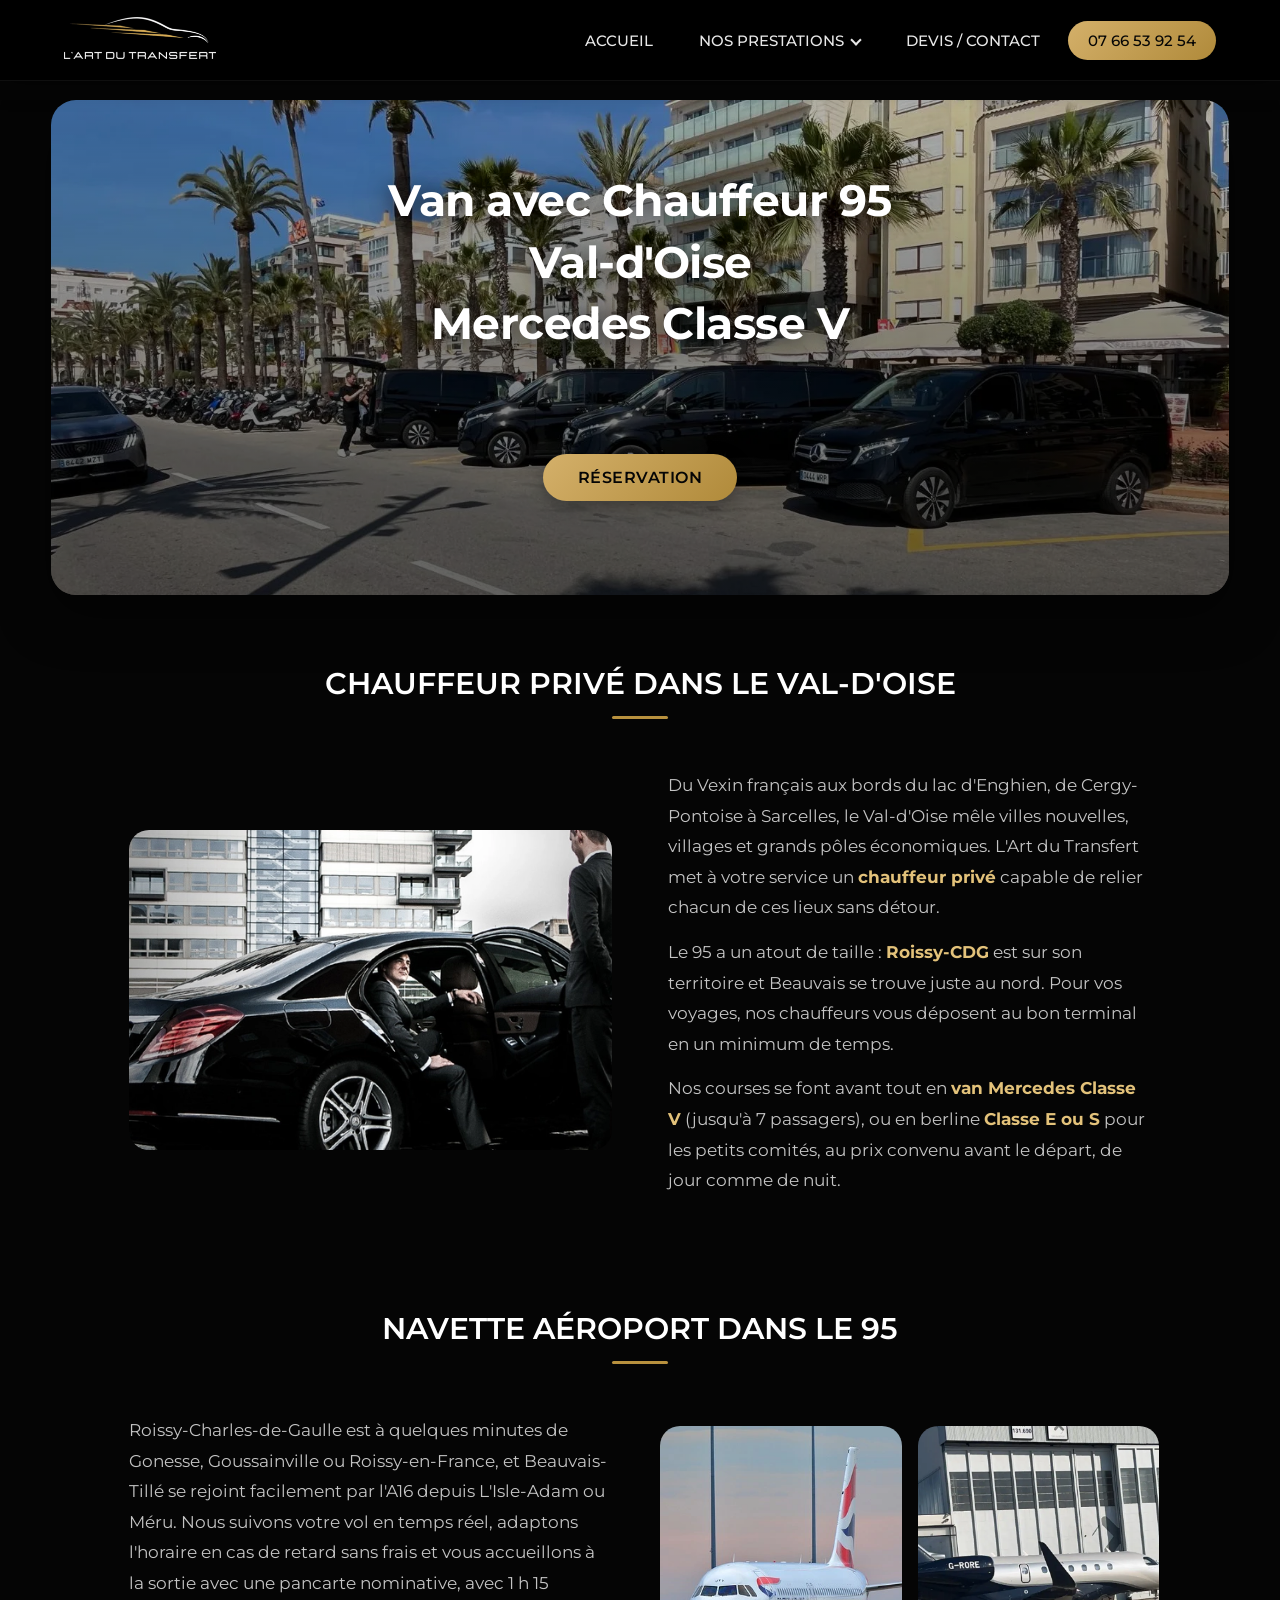
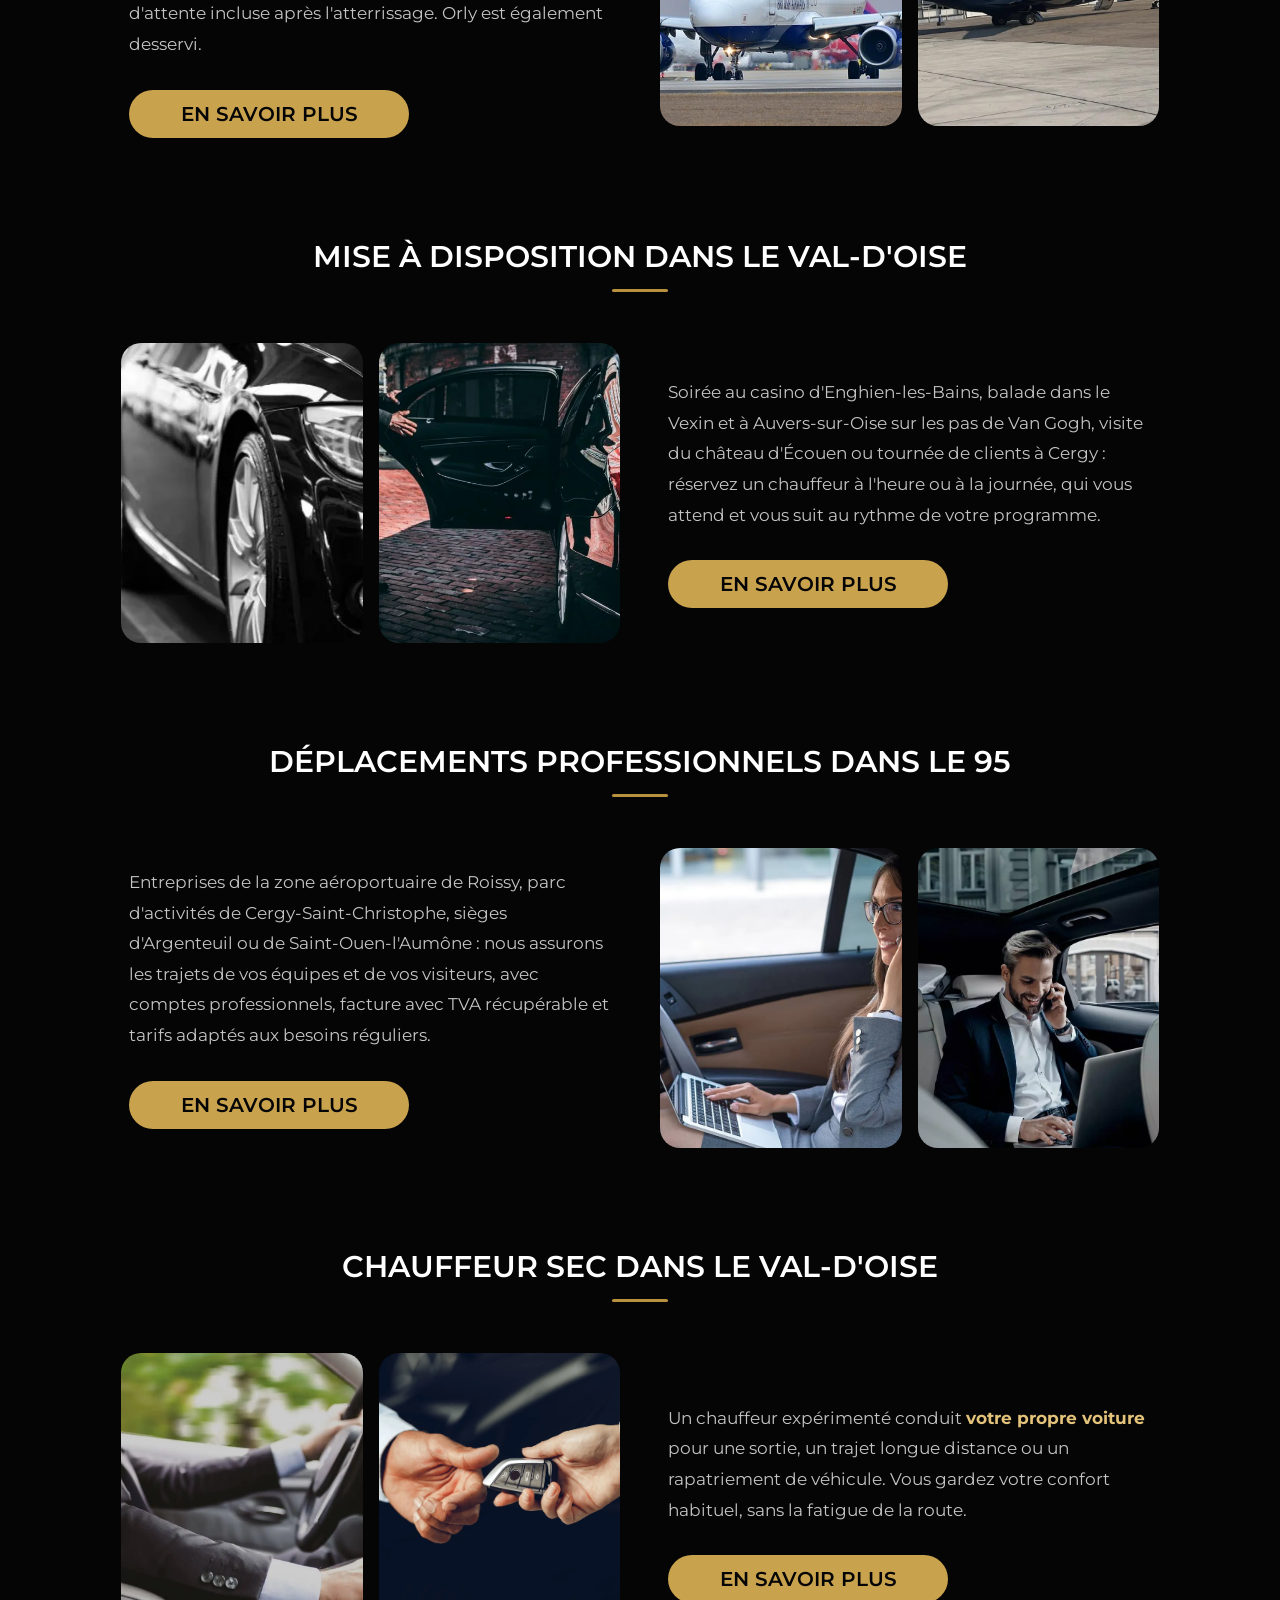
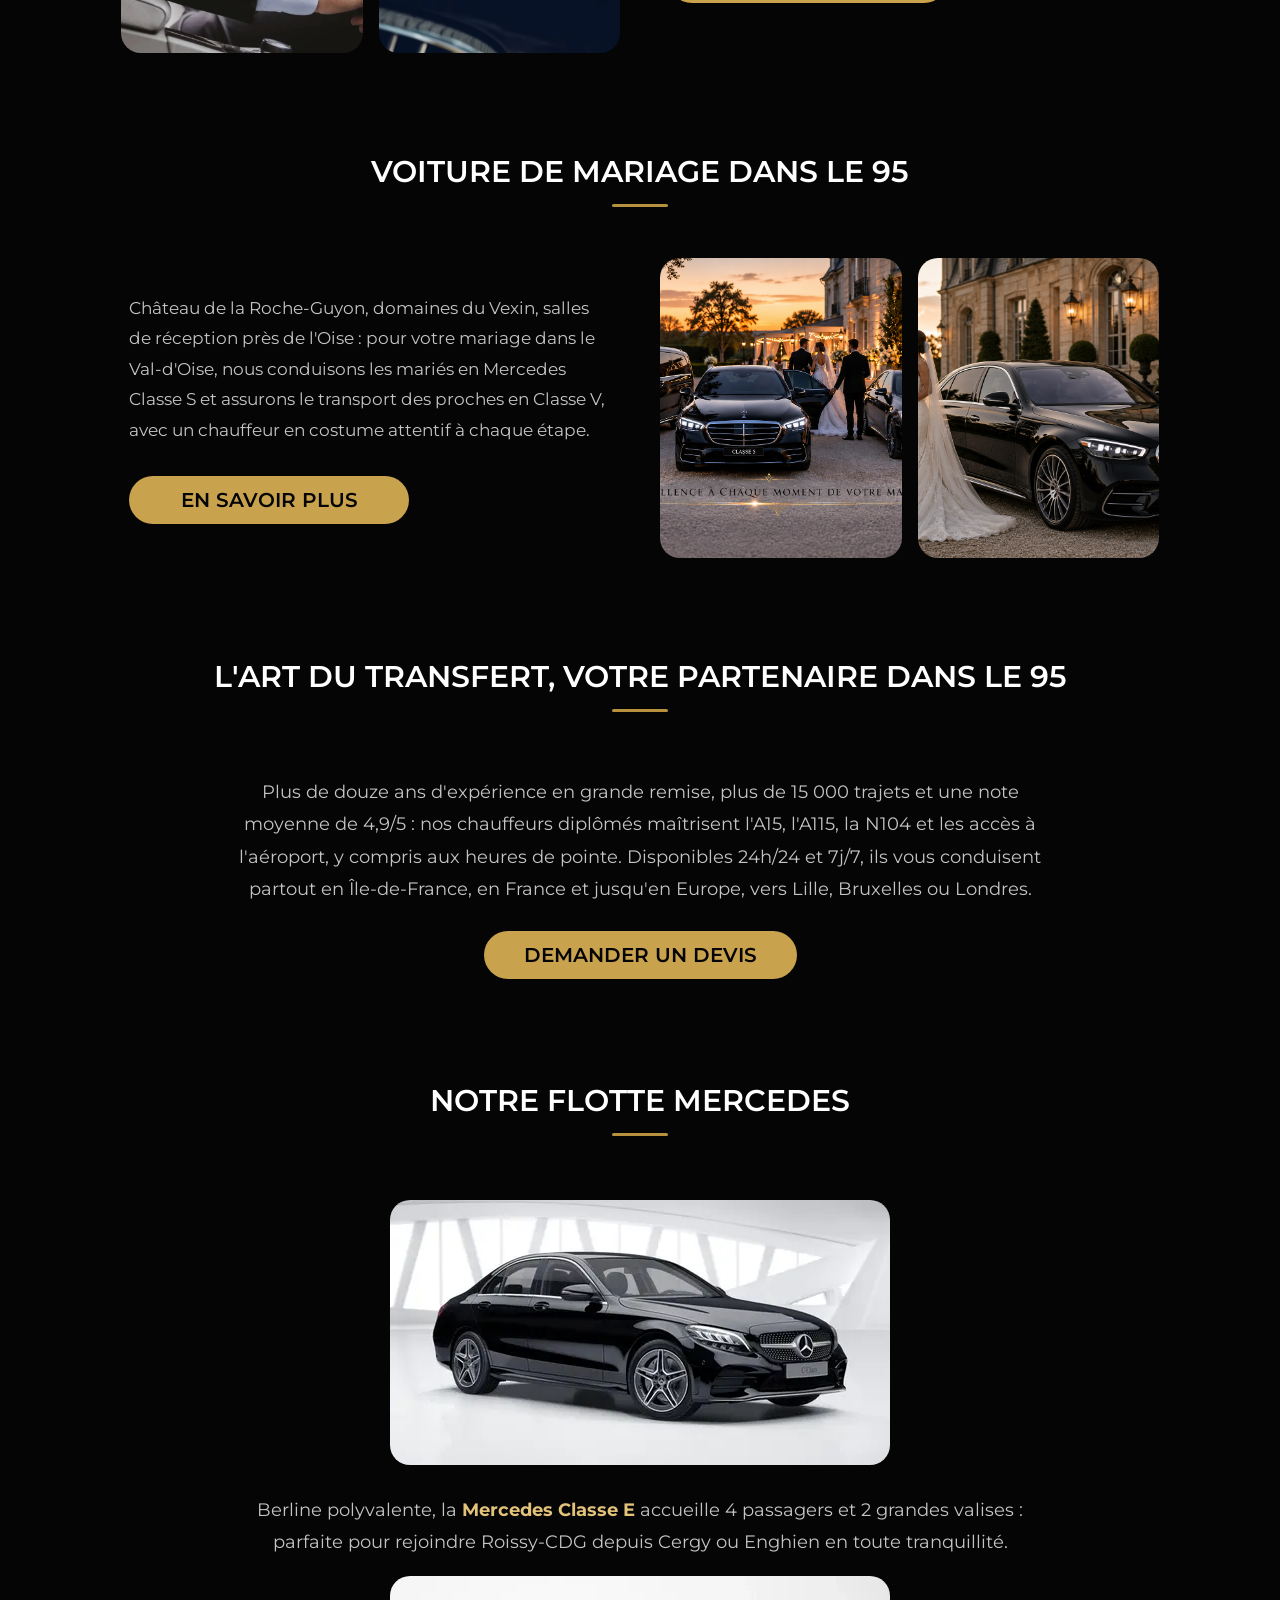
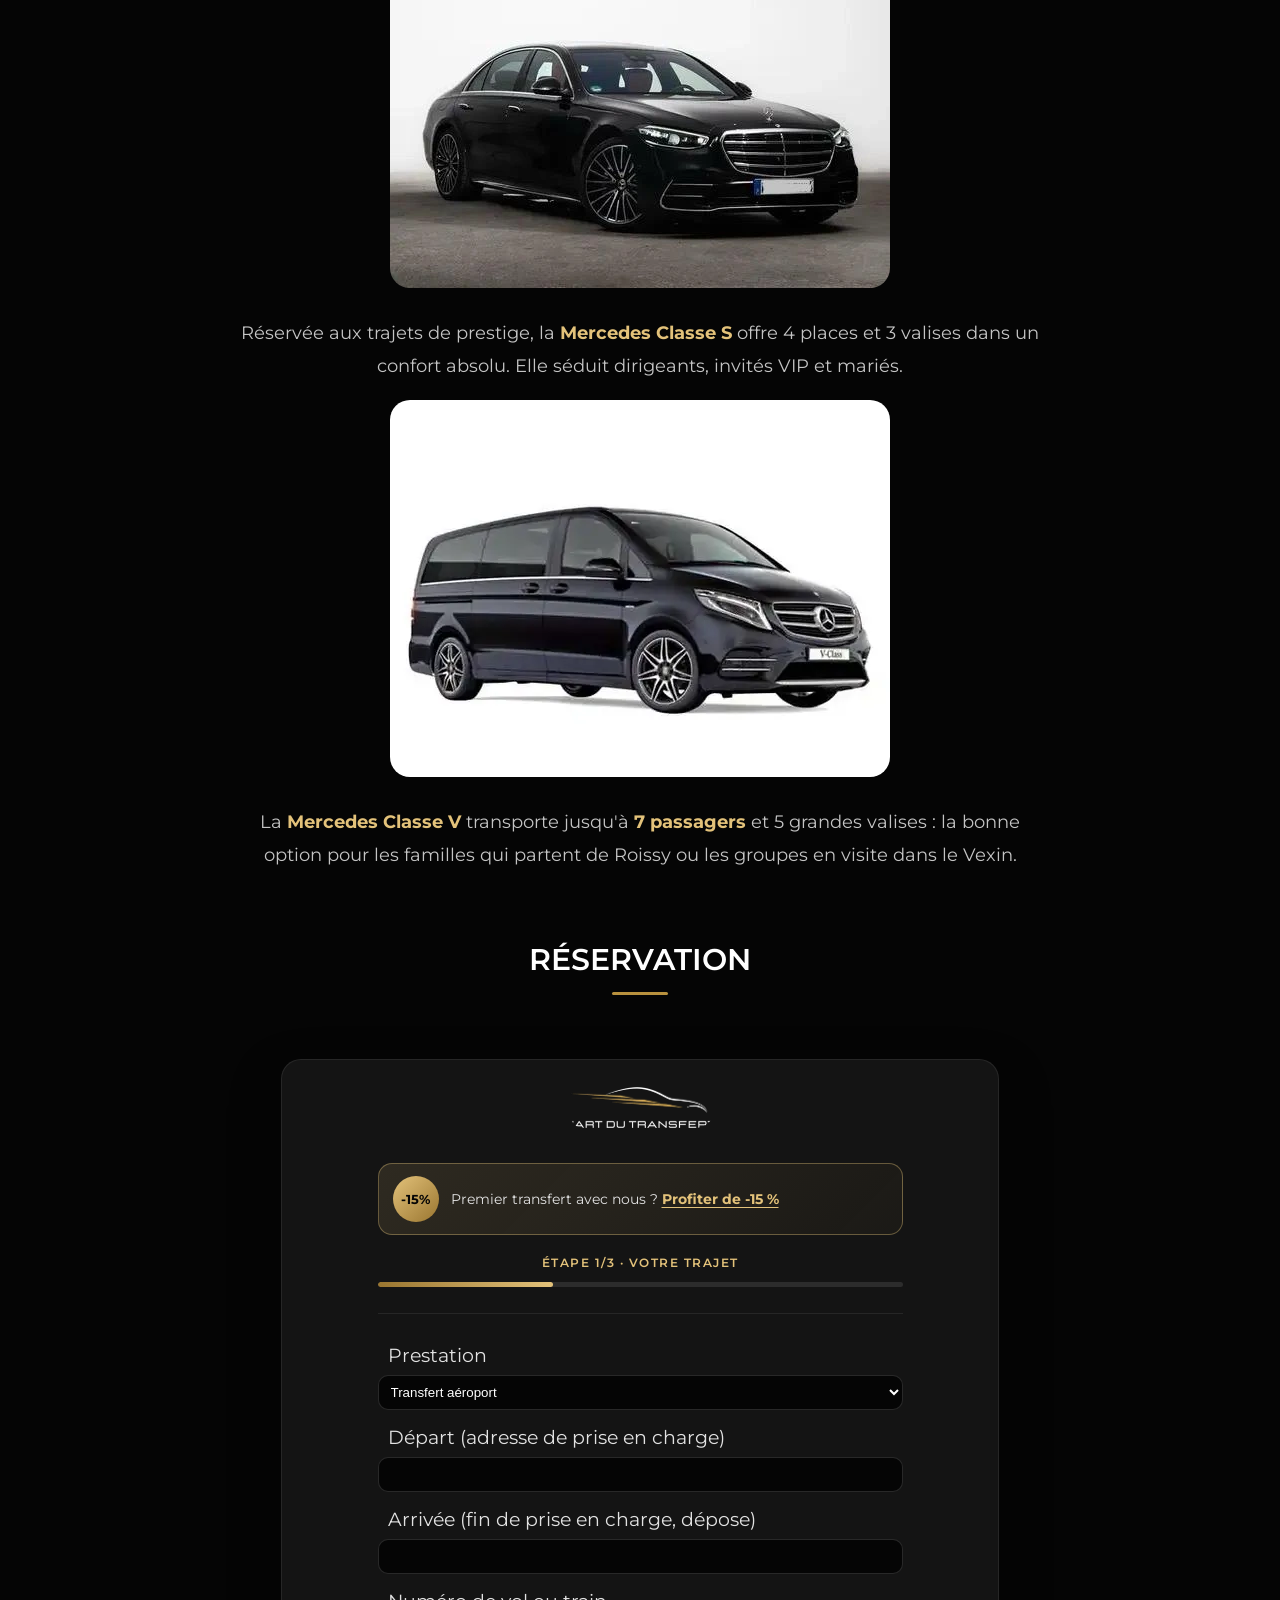
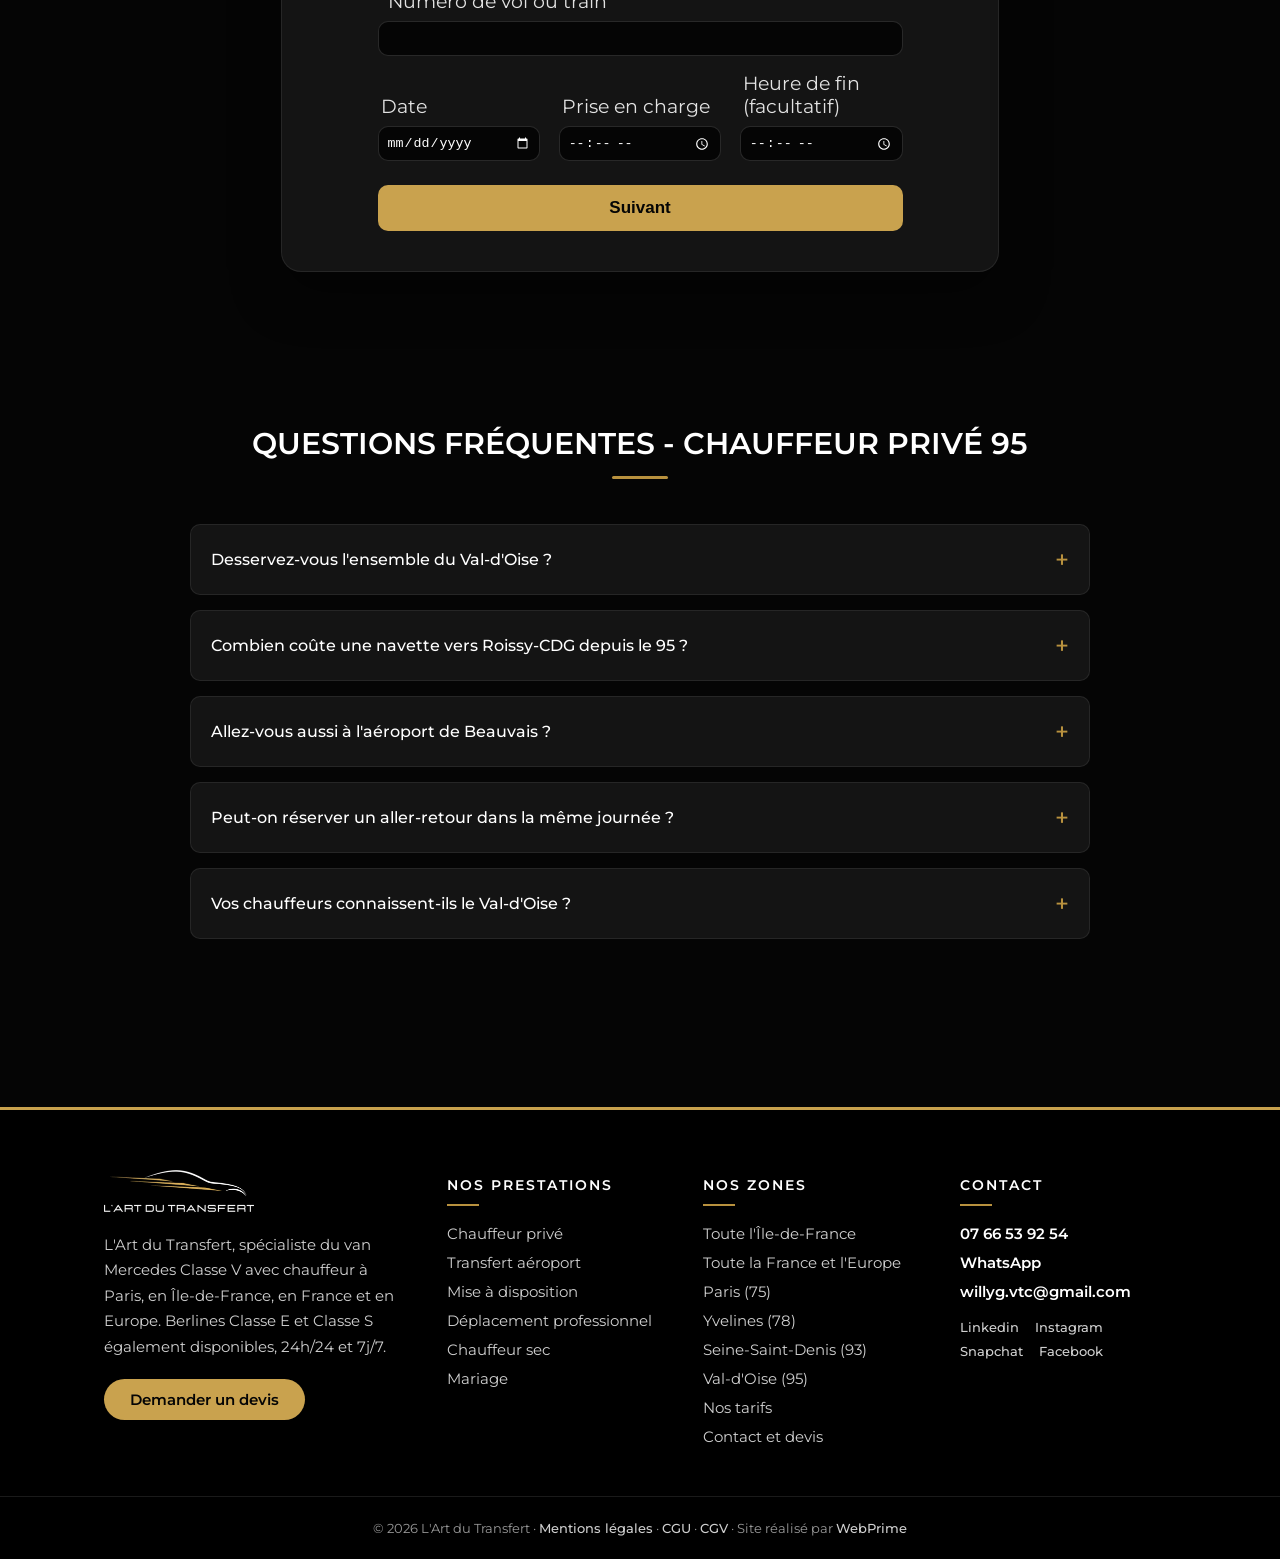
<file: chauffeur-prive-95.html>
<!DOCTYPE html>
<html lang="fr">

<head>
    <meta charset="utf-8">
    <meta name="viewport" content="width=device-width, initial-scale=1" />
    <meta name="robots" content="index, follow">
    <link rel="canonical" href="https://art-du-transfert.fr/chauffeur-prive-95.html" />
    <meta name="description"
        content="Van Mercedes Classe V avec chauffeur dans le Val-d&#x27;Oise (95) : jusqu&#x27;à 7 passagers depuis Cergy, Enghien-les-Bains, Argenteuil ou Pontoise vers Roissy-CDG, Beauvais, Paris et l&#x27;Europe. Berlines aussi disponibles.">
    <link href="style.css" rel="stylesheet">
    <title>Van avec Chauffeur 95 Val-d'Oise - Mercedes Classe V, Cergy, Navette Roissy-CDG</title>
    <link rel="icon" type="image/x-icon" href="./favicon.ico">
    <link rel="apple-touch-icon" type="image/png" sizes="96x96" href="./logo/apple-icon-96x96.png">
    <link rel="icon" type="image/png" sizes="32x32" href="./logo/android-icon-32x32.png">
    <meta name="msapplication-TileColor" content="#000000">
    <meta name="msapplication-TileImage" content="./logo/ms-icon-32x32.png">
    <meta name="msapplication-TileImage" content="./logo/ms-icon-96x96.png">
    <meta name="theme-color" content="#000000">
    <script type="application/ld+json">
    {
    "@context": "https://schema.org",
    "@type": "LimousineService",
    "name": "L'Art du Transfert",
    "description": "Van Mercedes Classe V avec chauffeur dans le Val-d'Oise (95) : jusqu'à 7 passagers depuis Cergy, Enghien-les-Bains, Argenteuil ou Pontoise vers Roissy-CDG, Beauvais, Paris et l'Europe. Berlines aussi disponibles.",
    "url": "https://art-du-transfert.fr/chauffeur-prive-95.html",
    "telephone": "+33766539254",
    "address": {
        "@type": "PostalAddress",
        "addressLocality": "Paris",
        "addressRegion": "Île-de-France",
        "addressCountry": "FR"
    },
    "image": [
        "https://art-du-transfert.fr/aeroport-orly.webp",
        "https://art-du-transfert.fr/service-chauffeur.webp",
        "https://art-du-transfert.fr/deplacement-prof.webp",
        "https://art-du-transfert.fr/chauffeur-sans-voiture.webp",
        "https://art-du-transfert.fr/chauffeur-pour-mariage.webp"
    ],
    "hasOfferCatalog": {
        "@type": "OfferCatalog",
        "name": "Chauffeur privé 95 Val-d'Oise",
        "itemListElement": [
            {
                "@type": "Offer",
                "itemOffered": {
                    "@type": "Service",
                    "name": "chauffeur privé 95",
                    "url": "https://art-du-transfert.fr/chauffeur-prive-95.html"
                }
            },
            {
                "@type": "Offer",
                "itemOffered": {
                    "@type": "Service",
                    "name": "chauffeur de maître Val-d'Oise",
                    "url": "https://art-du-transfert.fr/chauffeur-prive-95.html"
                }
            },
            {
                "@type": "Offer",
                "itemOffered": {
                    "@type": "Service",
                    "name": "navette Roissy-CDG depuis le 95",
                    "url": "https://art-du-transfert.fr/transfert-aeroport.html"
                }
            },
            {
                "@type": "Offer",
                "itemOffered": {
                    "@type": "Service",
                    "name": "navette Beauvais Val-d'Oise",
                    "url": "https://art-du-transfert.fr/transfert-aeroport.html"
                }
            },
            {
                "@type": "Offer",
                "itemOffered": {
                    "@type": "Service",
                    "name": "chauffeur mariage 95",
                    "url": "https://art-du-transfert.fr/chauffeur-mariage.html"
                }
            },
            {
                "@type": "Offer",
                "itemOffered": {
                    "@type": "Service",
                    "name": "chauffeur entreprise Cergy",
                    "url": "https://art-du-transfert.fr/deplacements-professionnels.html"
                }
            }
        ]
    },

    "areaServed": {
        "@type": "AdministrativeArea",
        "name": "Val-d'Oise"
    }
    }
    </script>

    <script type="application/ld+json">
    {
        "@context": "https://schema.org",
        "@type": "FAQPage",
        "mainEntity": [
            {
                "@type": "Question",
                "name": "Desservez-vous l'ensemble du Val-d'Oise ?",
                "acceptedAnswer": {
                    "@type": "Answer",
                    "text": "Oui : Cergy, Pontoise, Argenteuil, Enghien-les-Bains, Sarcelles, Gonesse, L'Isle-Adam, le Vexin et toutes les communes du 95."
                }
            },
            {
                "@type": "Question",
                "name": "Combien coûte une navette vers Roissy-CDG depuis le 95 ?",
                "acceptedAnswer": {
                    "@type": "Answer",
                    "text": "Depuis Paris, le transfert vers Roissy-CDG ou Orly est à 120 € en van Classe V, 110 € en Classe E et 180 € en Classe S. Pour Beauvais, comptez 220 € en van Classe V, 180 € en Classe E et 300 € en Classe S. Depuis votre commune, nous vous annonçons un forfait ferme avant la réservation, sans majoration de nuit."
                }
            },
            {
                "@type": "Question",
                "name": "Allez-vous aussi à l'aéroport de Beauvais ?",
                "acceptedAnswer": {
                    "@type": "Answer",
                    "text": "Oui, Beauvais-Tillé est facilement accessible depuis le nord du Val-d'Oise. Nous assurons l'aller comme le retour, avec suivi du vol."
                }
            },
            {
                "@type": "Question",
                "name": "Peut-on réserver un aller-retour dans la même journée ?",
                "acceptedAnswer": {
                    "@type": "Answer",
                    "text": "Oui, indiquez les deux horaires dans votre demande. Pour une attente de quelques heures, la mise à disposition est souvent la formule la plus pratique."
                }
            },
            {
                "@type": "Question",
                "name": "Vos chauffeurs connaissent-ils le Val-d'Oise ?",
                "acceptedAnswer": {
                    "@type": "Answer",
                    "text": "Oui, ils circulent quotidiennement entre Cergy, la plaine de France et l'aéroport, et savent choisir le meilleur itinéraire selon l'heure."
                }
            }
        ]
    }
    </script>
    <link href="https://fonts.googleapis.com/css2?family=Montserrat:wght@400;500;700&display=swap" rel="stylesheet">
    <link rel="preload" href="van-classe-v-hero.webp" as="image">
</head>

<body>
    <header>
        <nav class="navbar">
            <a href="https://art-du-transfert.fr/" class="logo-link">
                <img src="./logo/lart-du-transfert-dore.webp" alt="L'Art du Transfert, chauffeur privé et grande remise" title="L'Art du Transfert" class="logo" loading="lazy" decoding="async">
            </a>
            <input type="checkbox" id="nav-toggle" class="nav-toggle">
            <label for="nav-toggle" class="nav-burger">
                <span></span>
                <span></span>
                <span></span>
            </label>
            <ul class="nav-menu">
                <li class="nav-item">
                    <a href="https://art-du-transfert.fr/" title="chauffeur privé paris">ACCUEIL</a>
                </li>
                <li class="nav-item has-dropdown">
                    <input type="checkbox" id="dropdown-toggle" class="dropdown-toggle">
                    <label for="dropdown-toggle" class="dropdown-label">NOS PRESTATIONS <span class="arrow"></span></label>
                    <ul class="dropdown">
                        <li><a href="chauffeur-prive-paris-75.html" title="chauffeur privé paris">Chauffeur privé</a></li>
                        <li><a href="transfert-aeroport.html" title="transfert aéroport">Transfert Aéroport</a></li>
                        <li><a href="mise-a-disposition-chauffeur.html" title="mise à disposition avec chauffeur">Mise à Disposition</a></li>
                        <li><a href="deplacements-professionnels.html" title="chauffeur de luxe">Déplacement professionnel</a></li>
                        <li><a href="location-chauffeur-sans-voiture.html" title="chauffeur sec">Chauffeur Sec</a></li>
                        <li><a href="chauffeur-mariage.html" title="location voiture mariage avec chauffeur">Mariage</a></li>
                    </ul>
                </li>
                <li class="nav-item">
                    <a href="contact.html" title="devis chauffeur privé">DEVIS / CONTACT</a>
                </li>
                <li class="nav-item nav-cta">
                    <a href="tel:+33766539254" title="appeler L'Art du Transfert">07 66 53 92 54</a>
                </li>
            </ul>
        </nav>
    </header>
    <main>
        <div class="img-index">
            <img src="van-classe-v-hero.webp" alt="van Mercedes Classe V avec chauffeur" class="background-image">
            <h1><i>Van avec Chauffeur 95<br>Val-d'Oise<br>Mercedes Classe V</i></h1>
            <a class="bouton-1" href="contact.html" title="chauffeur privé 95 Val-d'Oise">RÉSERVATION</a>
        </div>
        <section>
            <h2>CHAUFFEUR PRIVÉ DANS LE VAL-D'OISE</h2>
            <div class="service-prive">
                <img src="chauffeur-prive.webp" alt="Chauffeur de maître 95 Val-d'Oise" title="Chauffeur privé 95 Val-d'Oise" loading="lazy" decoding="async">
            </div>
            <div class="texte1">
                <p>
                    Du Vexin français aux bords du lac d'Enghien, de Cergy-Pontoise à Sarcelles, le Val-d'Oise mêle villes nouvelles, villages et grands pôles économiques. L'Art du Transfert met à votre service un <strong>chauffeur privé</strong> capable de relier chacun de ces lieux sans détour.
                </p>
                <p>
                    Le 95 a un atout de taille : <strong>Roissy-CDG</strong> est sur son territoire et Beauvais se trouve juste au nord. Pour vos voyages, nos chauffeurs vous déposent au bon terminal en un minimum de temps.
                </p>
                <p>
                    Nos courses se font avant tout en <strong>van Mercedes Classe V</strong> (jusqu'à 7 passagers), ou en berline <strong>Classe E ou S</strong> pour les petits comités, au prix convenu avant le départ, de jour comme de nuit.
                </p>
            </div>
        </section>
        <section>
            <h2>NAVETTE AÉROPORT DANS LE 95</h2>
            <div class="services-pc">
                <img src="aeroport-orly.webp" alt="Transfert aéroport 95 Val-d'Oise" title="Navette aéroport 95 Val-d'Oise" loading="lazy" decoding="async">
                <img src="avion-prive.webp" alt="Chauffeur aéroport 95 Val-d'Oise" title="Transfert aéroport 95 Val-d'Oise" loading="lazy" decoding="async">
            </div>
            <div class="services-mob">
                <img src="aeroport-orly.webp" alt="Chauffeur vers Roissy et Orly depuis le 95 Val-d'Oise" title="Transfert aéroport 95 Val-d'Oise" loading="lazy" decoding="async">
            </div>
            <div class="texte1">
                <p>
                    Roissy-Charles-de-Gaulle est à quelques minutes de Gonesse, Goussainville ou Roissy-en-France, et Beauvais-Tillé se rejoint facilement par l'A16 depuis L'Isle-Adam ou Méru. Nous suivons votre vol en temps réel, adaptons l'horaire en cas de retard sans frais et vous accueillons à la sortie avec une pancarte nominative, avec 1 h 15 d'attente incluse après l'atterrissage. Orly est également desservi.
                </p>
            </div>
            <a class="bouton-3" href="transfert-aeroport.html" title="Transfert aéroport 95 Val-d'Oise">EN SAVOIR PLUS</a>
        </section>
        <section>
            <h2>MISE À DISPOSITION DANS LE VAL-D'OISE</h2>
            <div class="services-pc">
                <img src="mise-a-disposition-chauffeur-voiture.webp" alt="Mise à disposition avec chauffeur 95 Val-d'Oise" title="Mise à disposition 95 Val-d'Oise" loading="lazy" decoding="async">
                <img src="service-chauffeur.webp" alt="Chauffeur à disposition 95 Val-d'Oise" title="Chauffeur à l'heure 95 Val-d'Oise" loading="lazy" decoding="async">
            </div>
            <div class="services-mob">
                <img src="service-chauffeur.webp" alt="Mise à disposition chauffeur 95 Val-d'Oise" title="Mise à disposition 95 Val-d'Oise" loading="lazy" decoding="async">
            </div>
            <div class="texte1">
                <p>
                    Soirée au casino d'Enghien-les-Bains, balade dans le Vexin et à Auvers-sur-Oise sur les pas de Van Gogh, visite du château d'Écouen ou tournée de clients à Cergy : réservez un chauffeur à l'heure ou à la journée, qui vous attend et vous suit au rythme de votre programme.
                </p>
            </div>
            <a class="bouton-3" href="mise-a-disposition-chauffeur.html" title="Mise à disposition avec chauffeur 95 Val-d'Oise">EN SAVOIR PLUS</a>
        </section>
        <section>
            <h2>DÉPLACEMENTS PROFESSIONNELS DANS LE 95</h2>
            <div class="services-pc">
                <img src="deplacement-pro.webp" alt="Chauffeur d'affaires 95 Val-d'Oise" title="Déplacement professionnel 95 Val-d'Oise" loading="lazy" decoding="async">
                <img src="deplacement-prof.webp" alt="Chauffeur d'affaires 95 Val-d'Oise" title="Chauffeur entreprise 95 Val-d'Oise" loading="lazy" decoding="async">
            </div>
            <div class="services-mob">
                <img src="deplacement-prof.webp" alt="Chauffeur professionnel 95 Val-d'Oise" title="Déplacement professionnel 95 Val-d'Oise" loading="lazy" decoding="async">
            </div>
            <div class="texte1">
                <p>
                    Entreprises de la zone aéroportuaire de Roissy, parc d'activités de Cergy-Saint-Christophe, sièges d'Argenteuil ou de Saint-Ouen-l'Aumône : nous assurons les trajets de vos équipes et de vos visiteurs, avec comptes professionnels, facture avec TVA récupérable et tarifs adaptés aux besoins réguliers.
                </p>
            </div>
            <a class="bouton-3" href="deplacements-professionnels.html" title="Chauffeur entreprise 95 Val-d'Oise">EN SAVOIR PLUS</a>
        </section>
        <section>
            <h2>CHAUFFEUR SEC DANS LE VAL-D'OISE</h2>
            <div class="services-pc">
                <img src="chauffeur-sans-vehicule.webp" alt="Chauffeur sec 95 Val-d'Oise" title="Chauffeur sans voiture 95 Val-d'Oise" loading="lazy" decoding="async">
                <img src="chauffeur-sans-voiture.webp" alt="Chauffeur pour votre véhicule 95 Val-d'Oise" title="Chauffeur sec 95 Val-d'Oise" loading="lazy" decoding="async">
            </div>
            <div class="services-mob">
                <img src="chauffeur-sans-voiture.webp" alt="Location de chauffeur 95 Val-d'Oise" title="Chauffeur sec 95 Val-d'Oise" loading="lazy" decoding="async">
            </div>
            <div class="texte1">
                <p>
                    Un chauffeur expérimenté conduit <strong>votre propre voiture</strong> pour une sortie, un trajet longue distance ou un rapatriement de véhicule. Vous gardez votre confort habituel, sans la fatigue de la route.
                </p>
            </div>
            <a class="bouton-3" href="location-chauffeur-sans-voiture.html" title="Chauffeur sec 95 Val-d'Oise">EN SAVOIR PLUS</a>
        </section>
        <section>
            <h2>VOITURE DE MARIAGE DANS LE 95</h2>
            <div class="services-pc">
                <img src="chauffeur-mariage-paris.webp" alt="Voiture de mariage avec chauffeur 95 Val-d'Oise" title="Chauffeur mariage 95 Val-d'Oise" loading="lazy" decoding="async">
                <img src="chauffeur-pour-mariage.webp" alt="Mercedes de mariage 95 Val-d'Oise" title="Voiture de mariage 95 Val-d'Oise" loading="lazy" decoding="async">
            </div>
            <div class="services-mob">
                <img src="chauffeur-pour-mariage.webp" alt="Chauffeur mariage 95 Val-d'Oise" title="Voiture de mariage 95 Val-d'Oise" loading="lazy" decoding="async">
            </div>
            <div class="texte1">
                <p>
                    Château de la Roche-Guyon, domaines du Vexin, salles de réception près de l'Oise : pour votre mariage dans le Val-d'Oise, nous conduisons les mariés en Mercedes Classe S et assurons le transport des proches en Classe V, avec un chauffeur en costume attentif à chaque étape.
                </p>
            </div>
            <a class="bouton-3" href="chauffeur-mariage.html" title="Voiture de mariage 95 Val-d'Oise">EN SAVOIR PLUS</a>
        </section>
        <section>
            <h2>L'ART DU TRANSFERT, VOTRE PARTENAIRE DANS LE 95</h2>
            <div class="texte1">
                <p>
                    Plus de douze ans d'expérience en grande remise, plus de 15 000 trajets et une note moyenne de 4,9/5 : nos chauffeurs diplômés maîtrisent l'A15, l'A115, la N104 et les accès à l'aéroport, y compris aux heures de pointe. Disponibles 24h/24 et 7j/7, ils vous conduisent partout en Île-de-France, en France et jusqu'en Europe, vers Lille, Bruxelles ou Londres.
                </p>
            </div>
        </section>
        <a class="bouton-3" href="contact.html" title="devis chauffeur privé 95 Val-d'Oise">DEMANDER UN DEVIS</a>
        <section>
            <h2>NOTRE FLOTTE MERCEDES</h2>
            <div class="vehi-index">
                <div class="nos-vehicules-pc">
                    <a href="https://www.mercedes-benz.fr/passengercars/models/saloon/e-class/overview.html"
                        target="_blank" title="Mercedes avec chauffeur"><img src="classe-e-berline.webp"
                            alt="Mercedes Classe E avec chauffeur 95 Val-d'Oise" loading="lazy" decoding="async"></a>
                </div>
                <div class="nos-vehicules-mob">
                    <div class="nos-vehicules">
                        <a href="https://www.mercedes-benz.fr/passengercars/models/saloon/e-class/overview.html"
                            target="_blank" title="Mercedes avec chauffeur"><img src="classe-e-berline.webp"
                                alt="Mercedes Classe E avec chauffeur 95 Val-d'Oise" loading="lazy" decoding="async"></a>
                    </div>
                </div>
                <div class="texte1">
                    <p>Berline polyvalente, la <strong>Mercedes Classe E</strong> accueille 4 passagers et 2 grandes valises : parfaite pour rejoindre Roissy-CDG depuis Cergy ou Enghien en toute tranquillité.</p>
                </div>
            </div>
            <div class="vehi-index">
                <div class="nos-vehicules-pc">
                    <a href="https://www.mercedes-benz.fr/passengercars/models/saloon/s-class/overview.html"
                        target="_blank" title="Mercedes avec chauffeur"><img src="mercedes-classe-s.webp"
                            alt="Mercedes Classe S avec chauffeur 95 Val-d'Oise" loading="lazy" decoding="async"></a>
                </div>
                <div class="nos-vehicules-mob">
                    <div class="nos-vehicules">
                        <a href="https://www.mercedes-benz.fr/passengercars/models/saloon/s-class/overview.html"
                            target="_blank" title="Mercedes avec chauffeur"><img src="mercedes-classe-s.webp"
                                alt="Mercedes Classe S avec chauffeur 95 Val-d'Oise" loading="lazy" decoding="async"></a>
                    </div>
                </div>
                <div class="texte1">
                    <p>Réservée aux trajets de prestige, la <strong>Mercedes Classe S</strong> offre 4 places et 3 valises dans un confort absolu. Elle séduit dirigeants, invités VIP et mariés.</p>
                </div>
            </div>
            <div class="vehi-index">
                <div class="nos-vehicules-pc">
                    <a href="https://www.alliance.mercedes-benz.fr/passengercars/models/classe-v.html"
                        target="_blank" title="Mercedes avec chauffeur"><img src="van.webp"
                            alt="Mercedes Classe V avec chauffeur 95 Val-d'Oise" loading="lazy" decoding="async"></a>
                </div>
                <div class="nos-vehicules-mob">
                    <div class="nos-vehicules">
                        <a href="https://www.alliance.mercedes-benz.fr/passengercars/models/classe-v.html"
                            target="_blank" title="Mercedes avec chauffeur"><img src="van.webp"
                                alt="Van Classe V 95 Val-d'Oise" loading="lazy" decoding="async"></a>
                    </div>
                </div>
                <div class="texte1">
                    <p>La <strong>Mercedes Classe V</strong> transporte jusqu'à <strong>7 passagers</strong> et 5 grandes valises : la bonne option pour les familles qui partent de Roissy ou les groupes en visite dans le Vexin.</p>
                </div>
            </div>
        </section>
        <h2>RÉSERVATION</h2>
        <div class="form-container">
            <div class="image-container">
                <img src="./logo/lart-du-transfert-dore-300.webp" alt="L'Art du Transfert Chauffeur privé 95 Val-d'Oise" title="L'Art du Transfert 95 Val-d'Oise" loading="lazy"
                    decoding="async">
            </div>
            <form id="contactForm" action="https://webprime.app/webhook/contact/122df4dd24c7aa04f24c69896a1f8dae76427f45d6d30b6a4fad8a621d08f224" method="POST" onsubmit="return sendBoth(event)">
                <div class="hp-wrap">
                    <label for="website">Votre site web :</label>
                    <input type="text" id="website" name="_honey" autocomplete="off">
                </div>

                <div class="form-progress">
                    <div class="form-progress-bar"><span id="formProgressFill"></span></div>
                    <div class="form-progress-label">Étape <span id="formStepNum">1</span>/3 &middot; <span id="formStepName">Votre trajet</span></div>
                </div>

                <div class="form-step" data-name="Votre trajet">
                    <label for="prestation">Prestation</label>
                    <select id="prestation" name="prestation">
                        <option value="Transfert aeroport">Transfert aéroport</option>
                        <option value="Mise a disposition">Mise à disposition</option>
                        <option value="Deplacement pro">Déplacement professionnel</option>
                        <option value="Trajet Prive">Trajet Privé</option>
                        <option value="Chauffeur Sec">Chauffeur Sec</option>
                        <option value="Mariage">Mariage</option>
                        <option value="Longue distance">Longue distance / Europe</option>
                        <option value="Tourisme">Tourisme</option>
                        <option value="Autre">Autre</option>
                    </select>

                    <label for="departure1">Départ (adresse de prise en charge)</label>
                    <input type="text" id="departure1" name="lieu_depart" required>

                    <label for="arrival1">Arrivée (fin de prise en charge, dépose)</label>
                    <input type="text" id="arrival1" name="lieu_arrivee" required>

                    <label for="numero">Numéro de vol ou train</label>
                    <input type="text" id="numero" name="numero">

                    <div class="inline-container">
                        <div class="inline-item">
                            <label for="date">Date</label>
                            <input type="date" id="date" name="date" required>
                        </div>
                        <div class="inline-item">
                            <label for="heure">Prise en charge</label>
                            <input type="time" id="heure" name="heure" required>
                        </div>
                        <div class="inline-item">
                            <label for="heure_fin">Heure de fin (facultatif)</label>
                            <input type="time" id="heure_fin" name="heure_fin">
                        </div>
                    </div>
                </div>

                <div class="form-step" data-name="Passagers &amp; bagages">
                    <div class="inline-container">
                        <div class="inline-item">
                            <label for="passengers">Adultes</label>
                            <select id="passengers" name="passagers">
                                <option value="1">1</option>
                                <option value="2">2</option>
                                <option value="3">3</option>
                                <option value="4">4</option>
                                <option value="5">5</option>
                                <option value="6">6</option>
                                <option value="7">7</option>
                            </select>
                        </div>
                        <div class="inline-item">
                            <label for="children">Enfants</label>
                            <select id="children" name="enfants">
                                <option value="0">0</option>
                                <option value="1">1</option>
                                <option value="2">2</option>
                                <option value="3">3</option>
                            </select>
                        </div>
                    </div>

                    <div class="inline-container">
                        <div class="inline-item">
                            <label for="luggage">Bagages</label>
                            <select id="luggage" name="bagages">
                                <option value="0">0</option>
                                <option value="1">1</option>
                                <option value="2">2</option>
                                <option value="3">3</option>
                                <option value="4">4</option>
                                <option value="5">5</option>
                                <option value="6">6</option>
                                <option value="7">7</option>
                                <option value="8">8</option>
                            </select>
                        </div>
                        <div class="inline-item">
                            <label for="car-seats">Sièges auto</label>
                            <select id="car-seats" name="sieges_auto">
                                <option value="0">0</option>
                                <option value="1">1</option>
                                <option value="2">2</option>
                                <option value="3">3</option>
                            </select>
                        </div>
                        <div class="inline-item">
                            <label for="rehausseur">Rehausseur</label>
                            <select id="rehausseur" name="rehausseur">
                                <option value="0">0</option>
                                <option value="1">1</option>
                                <option value="2">2</option>
                                <option value="3">3</option>
                            </select>
                        </div>
                    </div>
                </div>

                <div class="form-step" data-name="Vos coordonnées">
                    <label for="name">Nom / Prénom</label>
                    <input type="text" id="name" name="nom" required pattern="[A-Za-zÀ-ÿ' -]{2,60}" title="Indiquez votre nom (lettres uniquement, 2 à 60 caractères)">

                    <label for="tel">Téléphone :</label>
                    <input type="tel" id="tel" name="tel" pattern="(?:0[1-9](?:[ .\-]?\d{2}){4}|(?:\+|00)[ .]?[1-9](?:[ .\(\)\-]{0,2}\d){6,16})" maxlength="25" inputmode="tel" title="Numéro français (06 12 34 56 78) ou étranger avec l’indicatif du pays (+34, +44, +1, +212, +971…)" required>

                    <label for="email">Email</label>
                    <input type="email" id="email" name="email" required>

                    <label for="comments">Commentaires</label>
                    <textarea id="comments" name="commentaires" rows="4"></textarea>
                </div>

                <div class="form-nav">
                    <button type="button" class="form-prev" id="formPrev">Précédent</button>
                    <button type="button" class="form-next" id="formNext">Suivant</button>
                    <button type="submit" class="form-submit" id="formSubmit">ENVOYER</button>
                </div>
            </form>
            <div class="contact-thanks" style="display:none; padding: 30px 20px; background-color: #111111; border: 2px solid #c9a24e; border-radius: 8px; text-align: center; margin-top: 20px;">
                <h3 style="color: #e3c27a; margin: 0 0 10px 0;">Merci pour votre demande !</h3>
                <p style="margin: 0; color: #ffffff; font-size: 1.05em;">Nous vous recontactons rapidement.</p>
            </div>
        </div>
    </main>
    <section class="faq-section">
        <h2>QUESTIONS FRÉQUENTES - CHAUFFEUR PRIVÉ 95</h2>
        <div class="faq-item">
            <input type="checkbox" id="faq1">
            <label for="faq1">Desservez-vous l'ensemble du Val-d'Oise ?</label>
            <div class="faq-answer">
                <p>Oui : Cergy, Pontoise, Argenteuil, Enghien-les-Bains, Sarcelles, Gonesse, L'Isle-Adam, le Vexin et toutes les communes du 95.</p>
            </div>
        </div>
        <div class="faq-item">
            <input type="checkbox" id="faq2">
            <label for="faq2">Combien coûte une navette vers Roissy-CDG depuis le 95 ?</label>
            <div class="faq-answer">
                <p>Depuis Paris, le transfert vers Roissy-CDG ou Orly est à 120 € en van Classe V, 110 € en Classe E et 180 € en Classe S. Pour Beauvais, comptez 220 € en van Classe V, 180 € en Classe E et 300 € en Classe S. Depuis votre commune, nous vous annonçons un forfait ferme avant la réservation, sans majoration de nuit.</p>
            </div>
        </div>
        <div class="faq-item">
            <input type="checkbox" id="faq3">
            <label for="faq3">Allez-vous aussi à l'aéroport de Beauvais ?</label>
            <div class="faq-answer">
                <p>Oui, Beauvais-Tillé est facilement accessible depuis le nord du Val-d'Oise. Nous assurons l'aller comme le retour, avec suivi du vol.</p>
            </div>
        </div>
        <div class="faq-item">
            <input type="checkbox" id="faq4">
            <label for="faq4">Peut-on réserver un aller-retour dans la même journée ?</label>
            <div class="faq-answer">
                <p>Oui, indiquez les deux horaires dans votre demande. Pour une attente de quelques heures, la mise à disposition est souvent la formule la plus pratique.</p>
            </div>
        </div>
        <div class="faq-item">
            <input type="checkbox" id="faq5">
            <label for="faq5">Vos chauffeurs connaissent-ils le Val-d'Oise ?</label>
            <div class="faq-answer">
                <p>Oui, ils circulent quotidiennement entre Cergy, la plaine de France et l'aéroport, et savent choisir le meilleur itinéraire selon l'heure.</p>
            </div>
        </div>
    </section>
    <footer class="site-footer" id="contactez-nous">
        <div class="footer-grid">
            <div class="footer-col footer-brand">
                <img src="./logo/lart-du-transfert-dore-300.webp" alt="L'Art du Transfert chauffeur privé Paris" title="L'Art du Transfert" class="footer-logo" width="150" height="41" loading="lazy" decoding="async">
                <p>L'Art du Transfert, spécialiste du van Mercedes Classe V avec chauffeur à Paris, en Île-de-France, en France et en Europe. Berlines Classe E et Classe S également disponibles, 24h/24 et 7j/7.</p>
                <a class="footer-cta" href="contact.html" title="devis chauffeur privé">Demander un devis</a>
            </div>
            <div class="footer-col">
                <h4>NOS PRESTATIONS</h4>
                <ul>
                    <li><a href="chauffeur-prive-paris-75.html" title="chauffeur privé paris">Chauffeur privé</a></li>
                    <li><a href="transfert-aeroport.html" title="transfert aéroport">Transfert aéroport</a></li>
                    <li><a href="mise-a-disposition-chauffeur.html" title="mise à disposition avec chauffeur">Mise à disposition</a></li>
                    <li><a href="deplacements-professionnels.html" title="déplacement professionnel">Déplacement professionnel</a></li>
                    <li><a href="location-chauffeur-sans-voiture.html" title="chauffeur sec">Chauffeur sec</a></li>
                    <li><a href="chauffeur-mariage.html" title="chauffeur mariage">Mariage</a></li>
                </ul>
            </div>
            <div class="footer-col">
                <h4>NOS ZONES</h4>
                <ul>
                    <li class="zone-info">Toute l'Île-de-France</li>
                    <li class="zone-info">Toute la France et l'Europe</li>
                    <li><a href="chauffeur-prive-paris-75.html" title="chauffeur privé paris 75">Paris (75)</a></li>
                    <li><a href="chauffeur-prive-78.html" title="chauffeur privé yvelines">Yvelines (78)</a></li>
                    <li><a href="chauffeur-prive-93.html" title="chauffeur privé seine-saint-denis">Seine-Saint-Denis (93)</a></li>
                    <li><a href="chauffeur-prive-95.html" title="chauffeur privé val-d'oise">Val-d'Oise (95)</a></li>
                    <li><a href="index.html#tarifs" title="tarifs van avec chauffeur">Nos tarifs</a></li>
                    <li><a href="contact.html" title="devis chauffeur privé">Contact et devis</a></li>
                </ul>
            </div>
            <div class="footer-col">
                <h4>CONTACT</h4>
                <ul class="footer-contact">
                    <li><a href="tel:+33766539254" title="tel">07 66 53 92 54</a></li>
                    <li><a href="https://wa.me/33766539254" target="_blank" title="WhatsApp">WhatsApp</a></li>
                    <li><a href="mailto:willyg.vtc@gmail.com" title="email">willyg.vtc@gmail.com</a></li>
                </ul>
                <div class="footer-social">
                    <a href="https://fr.linkedin.com/" target="_blank" title="LinkedIn L'Art du Transfert">Linkedin</a>
                    <a href="https://www.instagram.com/" target="_blank" title="Instagram L'Art du Transfert">Instagram</a>
                    <a href="https://www.snapchat.com/" target="_blank" title="Snapchat L'Art du Transfert">Snapchat</a>
                    <a href="https://www.facebook.com/" target="_blank" title="Facebook L'Art du Transfert">Facebook</a>
                </div>
            </div>
        </div>
        <div class="footer-bottom">
            <p>&copy; 2026 L'Art du Transfert &middot; <a href="mentions-legales.html">Mentions légales</a> &middot; <a href="cgu.html">CGU</a> &middot; <a href="cgv.html">CGV</a> &middot; Site réalisé par <a href="https://webprime.app/" target="_blank">WebPrime</a></p>
        </div>
        <div class="whats-icon"><a href="https://wa.me/33766539254" title="réservation chauffeur privé"
                target="_blank"><img src="numero-chauffeur-prive.webp" alt="contact"></a>
        </div>
    </footer>
    <script>
        const list = document.querySelectorAll('.list');
        function activeLink() {
            list.forEach((item) =>
                item.classList.remove('active'));
            this.classList.add('active');
        }
        list.forEach((item) =>
            item.addEventListener('mouseover', activeLink));
    </script>
    <script>
        document.querySelectorAll('.nav-menu a').forEach(function(link) {
            link.addEventListener('click', function() {
                document.getElementById('nav-toggle').checked = false;
            });
        });
    </script>
        <script>
    function sendBoth(e) {
        e.preventDefault();
        var form = e.target;
        var btn = form.querySelector('button[type="submit"]');
        var honeyField = form.querySelector('[name="_honey"]');
        if (honeyField && honeyField.value) return false;
        btn.textContent = 'Envoi en cours...';
        btn.disabled = true;
                var nom = (form.querySelector('[name="nom"]') || {}).value || '';
        var tel = (form.querySelector('[name="tel"]') || {}).value || '';
        var email = (form.querySelector('[name="email"]') || {}).value || '';
        var prestation = (form.querySelector('[name="prestation"]') || {}).value || '';
        var depart = (form.querySelector('[name="lieu_depart"]') || {}).value || '';
        var arrivee = (form.querySelector('[name="lieu_arrivee"]') || {}).value || '';
        var numero = (form.querySelector('[name="numero"]') || {}).value || '';
        var date = (form.querySelector('[name="date"]') || {}).value || '';
        var heure = (form.querySelector('[name="heure"]') || {}).value || '';
        var heureFin = (form.querySelector('[name="heure_fin"]') || {}).value || '';
        var passagers = (form.querySelector('[name="passagers"]') || {}).value || '';
        var enfants = (form.querySelector('[name="enfants"]') || {}).value || '';
        var bagages = (form.querySelector('[name="bagages"]') || {}).value || '';
        var sieges = (form.querySelector('[name="sieges_auto"]') || {}).value || '';
        var rehausseur = (form.querySelector('[name="rehausseur"]') || {}).value || '';
        var commentaires = (form.querySelector('[name="commentaires"]') || {}).value || '';
        var webhookData = new FormData();
        webhookData.append('name', nom);
        webhookData.append('email', email);
        webhookData.append('tel', tel);
        webhookData.append('service', prestation);
        var msg = 'Prestation : ' + prestation
            + '\nDepart : ' + depart
            + '\nArrivee : ' + arrivee
            + '\nNumero de vol/train : ' + numero
            + '\nDate : ' + date + ' a ' + heure
            + (heureFin ? '\nHeure de fin prevue : ' + heureFin : '')
            + '\nPassagers : ' + passagers + ' adulte(s), ' + enfants + ' enfant(s)'
            + '\nBagages : ' + bagages + ' | Sieges auto : ' + sieges + ' | Rehausseur : ' + rehausseur
            + '\n\nCommentaires : ' + commentaires;
        if (window.ADT_PROMO) msg = window.ADT_PROMO.appliquer(webhookData, msg);
        webhookData.append('message', msg);
        var p1 = fetch('https://webprime.app/webhook/contact/122df4dd24c7aa04f24c69896a1f8dae76427f45d6d30b6a4fad8a621d08f224', {
            method: 'POST',
            body: webhookData,
            keepalive: true
        }).catch(function() {});
        var shown = false;
        var showThanks = function() {
            if (shown) return;
            shown = true;
            form.style.display = 'none';
            var thanks = form.nextElementSibling;
            while (thanks && !(thanks.classList && thanks.classList.contains('contact-thanks'))) {
                thanks = thanks.nextElementSibling;
            }
            if (thanks) thanks.style.display = 'block';
        };
        Promise.allSettled([p1]).then(showThanks);
        setTimeout(showThanks, 3000);
        return false;
    }
    </script>
    <nav class="bottom-nav">
        <a href="https://art-du-transfert.fr/" class="bottom-nav-item" title="Accueil chauffeur privé Paris">
            <span class="bottom-nav-icon"><svg viewBox="0 0 24 24"><path d="M3 11l9-8 9 8"/><path d="M5 10v10h14V10"/></svg></span>
            <span class="bottom-nav-label">Accueil</span>
        </a>
        <a href="chauffeur-prive-paris-75.html" class="bottom-nav-item" title="Nos prestations de chauffeur privé">
            <span class="bottom-nav-icon"><svg viewBox="0 0 24 24"><path d="M4 12l1.8-4.5c.3-.6.9-1 1.6-1h9.2c.7 0 1.3.4 1.6 1L20 12v5h-2.5v-2h-11v2H4z"/><circle cx="7.5" cy="14.5" r="1.5"/><circle cx="16.5" cy="14.5" r="1.5"/></svg></span>
            <span class="bottom-nav-label">Services</span>
        </a>
        <a href="contact.html" class="bottom-nav-item" title="Devis chauffeur privé">
            <span class="bottom-nav-icon"><svg viewBox="0 0 24 24"><path d="M6 3h12v18l-3-2-3 2-3-2-3 2z"/><path d="M9 8h6M9 12h6"/></svg></span>
            <span class="bottom-nav-label">Devis</span>
        </a>
        <a href="tel:+33766539254" class="bottom-nav-item bottom-nav-call" title="Appeler L'Art du Transfert">
            <span class="bottom-nav-icon"><svg viewBox="0 0 24 24"><path d="M6.6 10.8c1.4 2.8 3.8 5.1 6.6 6.6l2.2-2.2c.3-.3.7-.4 1-.2 1.1.4 2.3.6 3.5.6.6 0 1 .4 1 1V20c0 .6-.4 1-1 1C10.6 21 3 13.4 3 4c0-.6.4-1 1-1h3.5c.6 0 1 .4 1 1 0 1.2.2 2.4.6 3.5.1.4 0 .8-.3 1z"/></svg></span>
            <span class="bottom-nav-label">Appeler</span>
        </a>
        <a href="https://wa.me/33766539254" target="_blank" class="bottom-nav-item bottom-nav-whatsapp" title="Réservation WhatsApp chauffeur privé">
            <span class="bottom-nav-icon"><svg viewBox="0 0 24 24"><path d="M17.472 14.382c-.297-.149-1.758-.867-2.03-.967-.273-.099-.471-.148-.67.15-.197.297-.767.966-.94 1.164-.173.199-.347.223-.644.075-.297-.15-1.255-.463-2.39-1.475-.883-.788-1.48-1.761-1.653-2.059-.173-.297-.018-.458.13-.606.134-.133.298-.347.446-.52.149-.174.198-.298.298-.497.099-.198.05-.371-.025-.52-.075-.149-.669-1.612-.916-2.207-.242-.579-.487-.5-.669-.51-.173-.008-.371-.01-.57-.01-.198 0-.52.074-.792.372-.272.297-1.04 1.016-1.04 2.479 0 1.462 1.065 2.875 1.213 3.074.149.198 2.096 3.2 5.077 4.487.709.306 1.262.489 1.694.625.712.227 1.36.195 1.871.118.571-.085 1.758-.719 2.006-1.413.248-.694.248-1.289.173-1.413-.074-.124-.272-.198-.57-.347m-5.421 7.403h-.004a9.87 9.87 0 01-5.031-1.378l-.361-.214-3.741.982.998-3.648-.235-.374a9.86 9.86 0 01-1.51-5.26c.001-5.45 4.436-9.884 9.888-9.884 2.64 0 5.122 1.03 6.988 2.898a9.825 9.825 0 012.893 6.994c-.003 5.45-4.437 9.884-9.885 9.884z"/></svg></span>
            <span class="bottom-nav-label">WhatsApp</span>
        </a>
    </nav>
    <script>
    (function(){
        var form = document.getElementById('contactForm');
        if(!form) return;
        var steps = [].slice.call(form.querySelectorAll('.form-step'));
        if(steps.length < 2) return;
        var prev = form.querySelector('#formPrev'),
            next = form.querySelector('#formNext'),
            submit = form.querySelector('#formSubmit'),
            fill = form.querySelector('#formProgressFill'),
            snum = form.querySelector('#formStepNum'),
            sname = form.querySelector('#formStepName');
        var cur = 0;
        function show(i){
            cur = i;
            steps.forEach(function(s, idx){
                if(idx === i){ s.removeAttribute('hidden'); }
                else { s.setAttribute('hidden',''); }
            });
            if(prev) prev.style.display = i === 0 ? 'none' : 'inline-flex';
            if(next) next.style.display = i === steps.length - 1 ? 'none' : 'inline-flex';
            if(submit) submit.style.display = i === steps.length - 1 ? 'inline-flex' : 'none';
            if(fill) fill.style.width = ((i + 1) / steps.length * 100) + '%';
            if(snum) snum.textContent = i + 1;
            if(sname) sname.textContent = steps[i].getAttribute('data-name');
        }
        function valid(i){
            var f = steps[i].querySelectorAll('input, select, textarea');
            for(var j = 0; j < f.length; j++){
                if(!f[j].checkValidity()){ f[j].reportValidity(); return false; }
            }
            return true;
        }
        if(next) next.addEventListener('click', function(){ if(valid(cur)) show(Math.min(cur + 1, steps.length - 1)); });
        if(prev) prev.addEventListener('click', function(){ show(Math.max(cur - 1, 0)); });
        show(0);
    })();
    </script>
    <script src="bienvenue.js" defer></script>
</body>

</html>
</file>
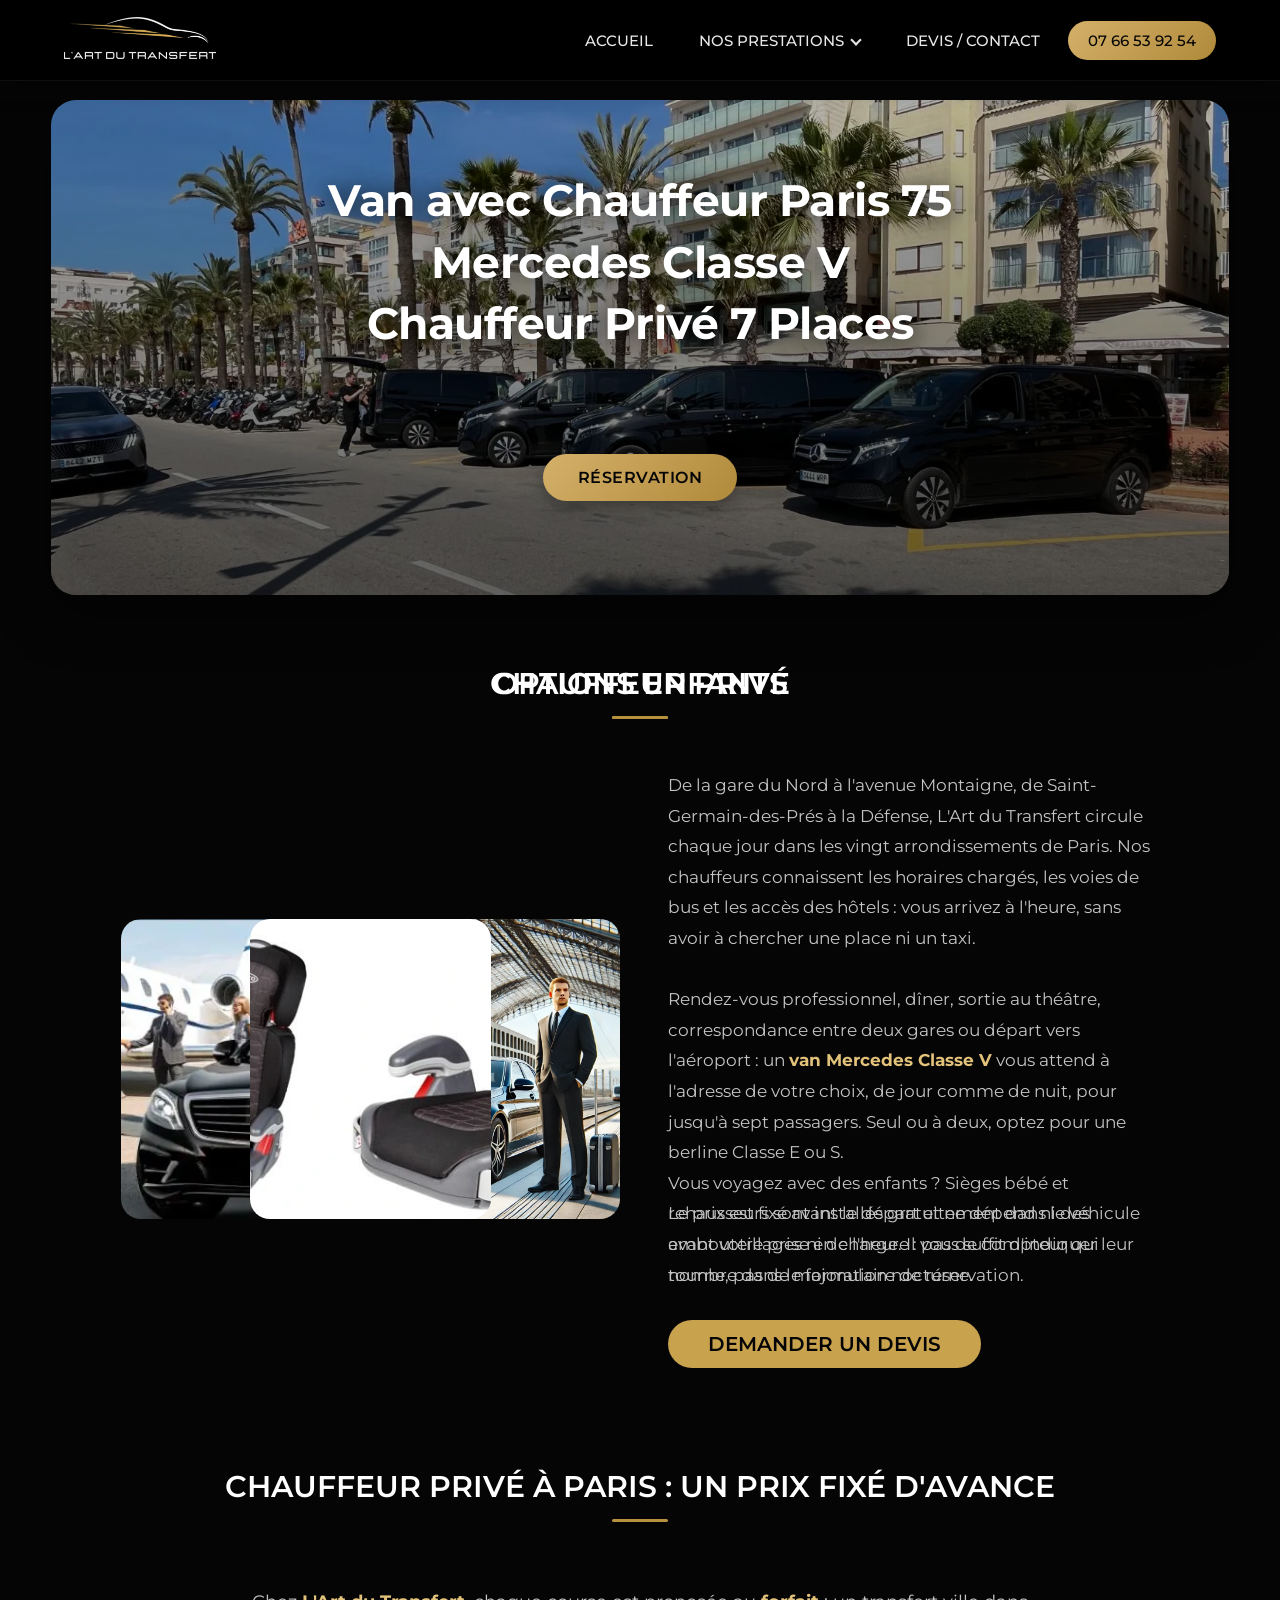
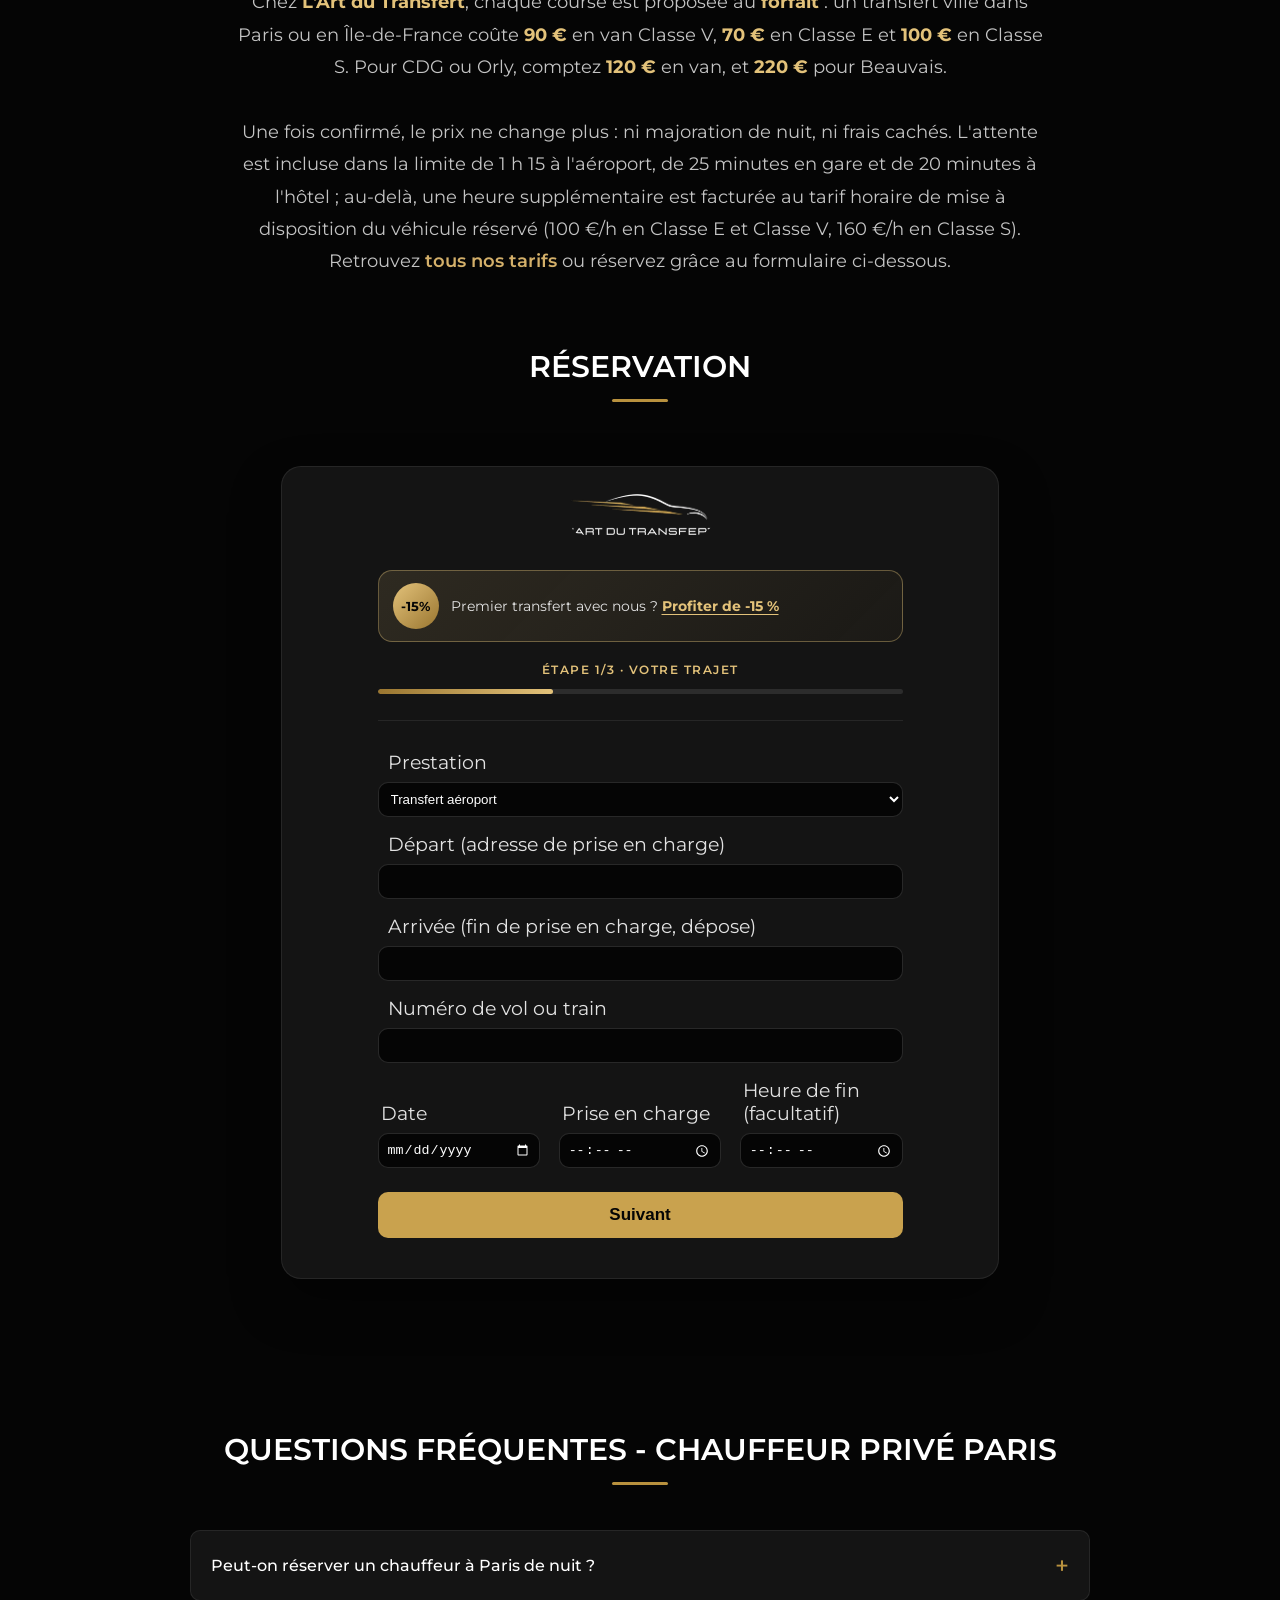
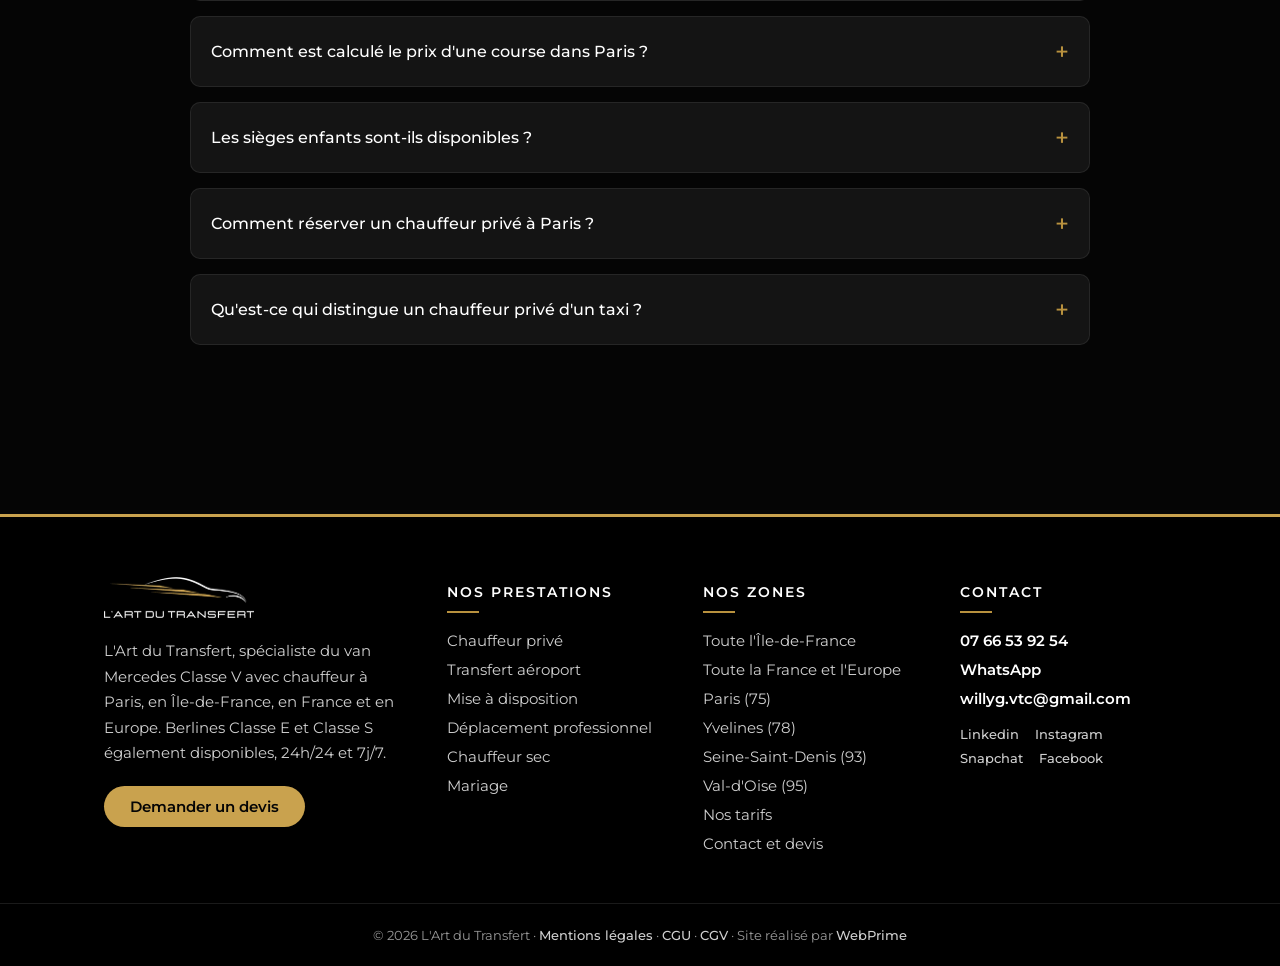
<file: chauffeur-prive-paris-75.html>
<!DOCTYPE html>
<html lang="fr">

<head>
    <meta charset="utf-8">
    <meta name="viewport" content="width=device-width, initial-scale=1" />
    <meta name="robots" content="index, follow">
    <link rel="canonical" href="https://art-du-transfert.fr/chauffeur-prive-paris-75.html" />
    <meta name="description"
        content="Van avec chauffeur à Paris (75) : L&#x27;Art du Transfert vous conduit en Mercedes Classe V jusqu&#x27;à 7 passagers dans les 20 arrondissements, vers les gares et aéroports. Berlines Classe E et S aussi disponibles, 24h/24.">
    <link href="style.css" rel="stylesheet">
    <title>Van avec Chauffeur Paris 75 - Mercedes Classe V 7 Places | L'Art du Transfert</title>
    <link rel="icon" type="image/x-icon" href="./favicon.ico">
    <link rel="apple-touch-icon" type="image/png" sizes="96x96" href="./logo/apple-icon-96x96.png">
    <link rel="icon" type="image/png" sizes="32x32" href="./logo/android-icon-32x32.png">
    <meta name="msapplication-TileColor" content="#000000">
    <meta name="msapplication-TileImage" content="./logo/ms-icon-32x32.png">
    <meta name="msapplication-TileImage" content="./logo/ms-icon-96x96.png">
    <meta name="theme-color" content="#000000">
    <script type="application/ld+json">
    {
    "@context": "https://schema.org",
    "@type": "LimousineService",
    "name": "L'Art du Transfert",
    "description": "Van avec chauffeur à Paris (75) : L'Art du Transfert vous conduit en Mercedes Classe V jusqu'à 7 passagers dans les 20 arrondissements, vers les gares et aéroports. Berlines Classe E et S aussi disponibles, 24h/24.",
    "url": "https://art-du-transfert.fr/chauffeur-prive-paris-75.html",
    "telephone": "+33766539254",
    "address": {
        "@type": "PostalAddress",
        "addressLocality": "Paris",
        "addressRegion": "Île-de-France",
        "addressCountry": "FR"
    },
    "image": [
        "https://art-du-transfert.fr/deplacement-pro.webp",
        "https://art-du-transfert.fr/siege-enfant.webp"
    ],
    "hasOfferCatalog": {
        "@type": "OfferCatalog",
        "name": "Chauffeur privé Paris",
        "itemListElement": [
            {
                "@type": "Offer",
                "itemOffered": {
                    "@type": "Service",
                    "name": "chauffeur privé Paris",
                    "url": "https://art-du-transfert.fr/chauffeur-prive-paris-75.html"
                }
            },
            {
                "@type": "Offer",
                "itemOffered": {
                    "@type": "Service",
                    "name": "grande remise Paris",
                    "url": "https://art-du-transfert.fr/chauffeur-prive-paris-75.html"
                }
            },
            {
                "@type": "Offer",
                "itemOffered": {
                    "@type": "Service",
                    "name": "transfert aéroport Paris",
                    "url": "https://art-du-transfert.fr/transfert-aeroport.html"
                }
            },
            {
                "@type": "Offer",
                "itemOffered": {
                    "@type": "Service",
                    "name": "mise à disposition avec chauffeur",
                    "url": "https://art-du-transfert.fr/mise-a-disposition-chauffeur.html"
                }
            },
            {
                "@type": "Offer",
                "itemOffered": {
                    "@type": "Service",
                    "name": "déplacement professionnel",
                    "url": "https://art-du-transfert.fr/deplacements-professionnels.html"
                }
            },
            {
                "@type": "Offer",
                "itemOffered": {
                    "@type": "Service",
                    "name": "voiture avec chauffeur Paris",
                    "url": "https://art-du-transfert.fr/contact.html"
                }
            }
        ]
    },

    "areaServed": {
        "@type": "AdministrativeArea",
        "name": "Île-de-France"
    }
    }
    </script>

    <script type="application/ld+json">
    {
        "@context": "https://schema.org",
        "@type": "FAQPage",
        "mainEntity": [
            {
                "@type": "Question",
                "name": "Peut-on réserver un chauffeur à Paris de nuit ?",
                "acceptedAnswer": {
                    "@type": "Answer",
                    "text": "Oui, nos chauffeurs circulent 24h/24 et 7j/7 dans Paris, y compris tôt le matin pour un premier vol ou tard le soir après un spectacle, sans majoration de nuit."
                }
            },
            {
                "@type": "Question",
                "name": "Comment est calculé le prix d'une course dans Paris ?",
                "acceptedAnswer": {
                    "@type": "Answer",
                    "text": "Un transfert ville dans Paris et en Île-de-France est à 90 € en van Classe V, 70 € en Classe E et 100 € en Classe S. Le prix est fixé avant la réservation et ne change pas, même en cas d'embouteillages."
                }
            },
            {
                "@type": "Question",
                "name": "Les sièges enfants sont-ils disponibles ?",
                "acceptedAnswer": {
                    "@type": "Answer",
                    "text": "Oui, sièges bébé et rehausseurs sont fournis gratuitement. Indiquez-le simplement lors de la réservation."
                }
            },
            {
                "@type": "Question",
                "name": "Comment réserver un chauffeur privé à Paris ?",
                "acceptedAnswer": {
                    "@type": "Answer",
                    "text": "Par le formulaire de cette page, par téléphone au 07 66 53 92 54, sur WhatsApp ou par email. Nous confirmons rapidement votre course et le véhicule."
                }
            },
            {
                "@type": "Question",
                "name": "Qu'est-ce qui distingue un chauffeur privé d'un taxi ?",
                "acceptedAnswer": {
                    "@type": "Answer",
                    "text": "Un chauffeur privé se réserve à l'avance, au prix convenu avant le départ, sans compteur. Avec L'Art du Transfert, vous bénéficiez en plus d'une Mercedes haut de gamme et d'un chauffeur diplômé qui vous attend à l'adresse indiquée."
                }
            }
        ]
    }
    </script>
    <link href="https://fonts.googleapis.com/css2?family=Montserrat:wght@400;500;700&display=swap" rel="stylesheet">
    <link rel="preload" href="van-classe-v-hero.webp" as="image">
</head>

<body>
    <header>
        <nav class="navbar">
            <a href="https://art-du-transfert.fr/" class="logo-link">
                <img src="./logo/lart-du-transfert-dore.webp" alt="L'Art du Transfert, chauffeur privé et grande remise" title="L'Art du Transfert" class="logo" loading="lazy" decoding="async">
            </a>
            <input type="checkbox" id="nav-toggle" class="nav-toggle">
            <label for="nav-toggle" class="nav-burger">
                <span></span>
                <span></span>
                <span></span>
            </label>
            <ul class="nav-menu">
                <li class="nav-item">
                    <a href="https://art-du-transfert.fr/" title="chauffeur privé paris">ACCUEIL</a>
                </li>
                <li class="nav-item has-dropdown">
                    <input type="checkbox" id="dropdown-toggle" class="dropdown-toggle">
                    <label for="dropdown-toggle" class="dropdown-label">NOS PRESTATIONS <span class="arrow"></span></label>
                    <ul class="dropdown">
                        <li><a href="chauffeur-prive-paris-75.html" title="chauffeur privé paris">Chauffeur privé</a></li>
                        <li><a href="transfert-aeroport.html" title="transfert aéroport">Transfert Aéroport</a></li>
                        <li><a href="mise-a-disposition-chauffeur.html" title="mise à disposition avec chauffeur">Mise à Disposition</a></li>
                        <li><a href="deplacements-professionnels.html" title="chauffeur de luxe">Déplacement professionnel</a></li>
                        <li><a href="location-chauffeur-sans-voiture.html" title="chauffeur sec">Chauffeur Sec</a></li>
                        <li><a href="chauffeur-mariage.html" title="location voiture mariage avec chauffeur">Mariage</a></li>
                    </ul>
                </li>
                <li class="nav-item">
                    <a href="contact.html" title="devis chauffeur privé">DEVIS / CONTACT</a>
                </li>
                <li class="nav-item nav-cta">
                    <a href="tel:+33766539254" title="appeler L'Art du Transfert">07 66 53 92 54</a>
                </li>
            </ul>
        </nav>
    </header>
    <main>
        <div class="img-index">
            <img src="van-classe-v-hero.webp" alt="van Mercedes Classe V avec chauffeur" class="background-image">
            <h1><i>Van avec Chauffeur Paris 75<br>Mercedes Classe V<br>Chauffeur Privé 7 Places</i></h1>
            <a class="bouton-1" href="contact.html" title="chauffeur privé">RÉSERVATION</a>
        </div>
        <section>
            <h2>CHAUFFEUR PRIVÉ</h2>
            <div class="services-pc">
                <img src="private-driver.webp" alt="chauffeur privé Paris 75" title="chauffeur privé Paris" loading="lazy"
                    decoding="async">
                <img src="voici-votre-chauffeur-prive-alternative-taxi-avec-une-elegante-mercedes-classe-e-paris.webp"
                    alt="Mercedes Classe E avec chauffeur à Paris" title="Chauffeur privé Paris" loading="lazy" decoding="async">
            </div>
            <div class="services-mob">
                <img src="deplacement-pro.webp" alt="Chauffeur de maître à Paris" title="chauffeur Paris" loading="lazy"
                    decoding="async">
            </div>
            <div class="texte1">
                <p>
                    De la gare du Nord à l'avenue Montaigne, de Saint-Germain-des-Prés à la Défense, L'Art du
                    Transfert circule chaque jour dans les vingt arrondissements de Paris. Nos chauffeurs
                    connaissent les horaires chargés, les voies de bus et les accès des hôtels : vous arrivez à
                    l'heure, sans avoir à chercher une place ni un taxi. <br><br>
                    Rendez-vous professionnel, dîner, sortie au théâtre, correspondance entre deux gares ou départ
                    vers l'aéroport : un <strong>van Mercedes Classe V</strong> vous attend à l'adresse de votre choix,
                    de jour comme de nuit, pour jusqu'à sept passagers. Seul ou à deux, optez pour une berline Classe E ou S. <br><br>
                    Le prix est fixé avant le départ et ne dépend ni des embouteillages ni de l'heure : pas de
                    compteur qui tourne, pas de majoration nocturne.
                </p>
            </div>
            <h2>OPTIONS ENFANTS</h2>
            <div class="services-pc">
                <img src="siege-enfant.webp" alt="siège enfant chauffeur privé Paris" title="siège auto enfant" loading="lazy"
                    decoding="async">
            </div>
            <div class="services-mob">
                <img src="siege-enfant.webp" alt="rehausseur enfant chauffeur privé" title="rehausseur enfant" loading="lazy"
                    decoding="async">
            </div>
            <div class="texte1">
                <p>
                    Vous voyagez avec des enfants ? Sièges bébé et rehausseurs sont installés gratuitement dans le
                    véhicule avant votre prise en charge. Il vous suffit d'indiquer leur nombre dans le formulaire
                    de réservation.
                </p>
            </div>
            <a class="bouton-3" href="contact.html" title="devis chauffeur privé Paris">DEMANDER UN DEVIS</a>
        </section>
        <h2>CHAUFFEUR PRIVÉ À PARIS : UN PRIX FIXÉ D'AVANCE</h2>
        <div class="texte1">
            <p>Chez <strong>L'Art du Transfert</strong>, chaque course est proposée au <strong>forfait</strong> :
                un transfert ville dans Paris ou en Île-de-France coûte <strong>90 €</strong> en van Classe V,
                <strong>70 €</strong> en Classe E et <strong>100 €</strong> en Classe S. Pour CDG ou Orly, comptez
                <strong>120 €</strong> en van, et <strong>220 €</strong> pour Beauvais. <br><br>
                Une fois confirmé, le prix ne change plus : ni majoration de nuit, ni frais cachés. L'attente est incluse
                dans la limite de 1 h 15 à l'aéroport, de 25 minutes en gare et de 20 minutes à l'hôtel ; au-delà, une
                heure supplémentaire est facturée au tarif horaire de mise à disposition du véhicule réservé
                (100 €/h en Classe E et Classe V, 160 €/h en Classe S). Retrouvez <a href="index.html#tarifs">tous nos tarifs</a> ou réservez grâce au
                formulaire ci-dessous.</p>
        </div>
        <h2>RÉSERVATION</h2>
        <div class="form-container">
            <div class="image-container">
                <img src="./logo/lart-du-transfert-dore-300.webp" alt="L'Art du Transfert chauffeur privé Paris" title="L'Art du Transfert" loading="lazy" decoding="async">
            </div>
            <form id="contactForm" action="https://webprime.app/webhook/contact/122df4dd24c7aa04f24c69896a1f8dae76427f45d6d30b6a4fad8a621d08f224" method="POST" onsubmit="return sendBoth(event)">
                <div class="hp-wrap">
                    <label for="website">Votre site web :</label>
                    <input type="text" id="website" name="_honey" autocomplete="off">
                </div>

                <div class="form-progress">
                    <div class="form-progress-bar"><span id="formProgressFill"></span></div>
                    <div class="form-progress-label">Étape <span id="formStepNum">1</span>/3 &middot; <span id="formStepName">Votre trajet</span></div>
                </div>

                <div class="form-step" data-name="Votre trajet">
                    <label for="prestation">Prestation</label>
                    <select id="prestation" name="prestation">
                        <option value="Transfert aeroport">Transfert aéroport</option>
                        <option value="Mise a disposition">Mise à disposition</option>
                        <option value="Deplacement pro">Déplacement professionnel</option>
                        <option value="Trajet Prive">Trajet Privé</option>
                        <option value="Chauffeur Sec">Chauffeur Sec</option>
                        <option value="Mariage">Mariage</option>
                        <option value="Longue distance">Longue distance / Europe</option>
                        <option value="Tourisme">Tourisme</option>
                        <option value="Autre">Autre</option>
                    </select>

                    <label for="departure1">Départ (adresse de prise en charge)</label>
                    <input type="text" id="departure1" name="lieu_depart" required>

                    <label for="arrival1">Arrivée (fin de prise en charge, dépose)</label>
                    <input type="text" id="arrival1" name="lieu_arrivee" required>

                    <label for="numero">Numéro de vol ou train</label>
                    <input type="text" id="numero" name="numero">

                    <div class="inline-container">
                        <div class="inline-item">
                            <label for="date">Date</label>
                            <input type="date" id="date" name="date" required>
                        </div>
                        <div class="inline-item">
                            <label for="heure">Prise en charge</label>
                            <input type="time" id="heure" name="heure" required>
                        </div>
                        <div class="inline-item">
                            <label for="heure_fin">Heure de fin (facultatif)</label>
                            <input type="time" id="heure_fin" name="heure_fin">
                        </div>
                    </div>
                </div>

                <div class="form-step" data-name="Passagers &amp; bagages">
                    <div class="inline-container">
                        <div class="inline-item">
                            <label for="passengers">Adultes</label>
                            <select id="passengers" name="passagers">
                                <option value="1">1</option>
                                <option value="2">2</option>
                                <option value="3">3</option>
                                <option value="4">4</option>
                                <option value="5">5</option>
                                <option value="6">6</option>
                                <option value="7">7</option>
                            </select>
                        </div>
                        <div class="inline-item">
                            <label for="children">Enfants</label>
                            <select id="children" name="enfants">
                                <option value="0">0</option>
                                <option value="1">1</option>
                                <option value="2">2</option>
                                <option value="3">3</option>
                            </select>
                        </div>
                    </div>

                    <div class="inline-container">
                        <div class="inline-item">
                            <label for="luggage">Bagages</label>
                            <select id="luggage" name="bagages">
                                <option value="0">0</option>
                                <option value="1">1</option>
                                <option value="2">2</option>
                                <option value="3">3</option>
                                <option value="4">4</option>
                                <option value="5">5</option>
                                <option value="6">6</option>
                                <option value="7">7</option>
                                <option value="8">8</option>
                            </select>
                        </div>
                        <div class="inline-item">
                            <label for="car-seats">Sièges auto</label>
                            <select id="car-seats" name="sieges_auto">
                                <option value="0">0</option>
                                <option value="1">1</option>
                                <option value="2">2</option>
                                <option value="3">3</option>
                            </select>
                        </div>
                        <div class="inline-item">
                            <label for="rehausseur">Rehausseur</label>
                            <select id="rehausseur" name="rehausseur">
                                <option value="0">0</option>
                                <option value="1">1</option>
                                <option value="2">2</option>
                                <option value="3">3</option>
                            </select>
                        </div>
                    </div>
                </div>

                <div class="form-step" data-name="Vos coordonnées">
                    <label for="name">Nom / Prénom</label>
                    <input type="text" id="name" name="nom" required pattern="[A-Za-zÀ-ÿ' -]{2,60}" title="Indiquez votre nom (lettres uniquement, 2 à 60 caractères)">

                    <label for="tel">Téléphone :</label>
                    <input type="tel" id="tel" name="tel" pattern="(?:0[1-9](?:[ .\-]?\d{2}){4}|(?:\+|00)[ .]?[1-9](?:[ .\(\)\-]{0,2}\d){6,16})" maxlength="25" inputmode="tel" title="Numéro français (06 12 34 56 78) ou étranger avec l’indicatif du pays (+34, +44, +1, +212, +971…)" required>

                    <label for="email">Email</label>
                    <input type="email" id="email" name="email" required>

                    <label for="comments">Commentaires</label>
                    <textarea id="comments" name="commentaires" rows="4"></textarea>
                </div>

                <div class="form-nav">
                    <button type="button" class="form-prev" id="formPrev">Précédent</button>
                    <button type="button" class="form-next" id="formNext">Suivant</button>
                    <button type="submit" class="form-submit" id="formSubmit">ENVOYER</button>
                </div>
            </form>
            <div class="contact-thanks" style="display:none; padding: 30px 20px; background-color: #111111; border: 2px solid #c9a24e; border-radius: 8px; text-align: center; margin-top: 20px;">
                <h3 style="color: #e3c27a; margin: 0 0 10px 0;">Merci pour votre demande !</h3>
                <p style="margin: 0; color: #ffffff; font-size: 1.05em;">Nous vous recontactons rapidement.</p>
            </div>
        </div>
    </main>
    <section class="faq-section">
        <h2>QUESTIONS FRÉQUENTES - CHAUFFEUR PRIVÉ PARIS</h2>
        <div class="faq-item">
            <input type="checkbox" id="faq1">
            <label for="faq1">Peut-on réserver un chauffeur à Paris de nuit ?</label>
            <div class="faq-answer">
                <p>Oui, nos chauffeurs circulent 24h/24 et 7j/7 dans Paris, y compris tôt le matin pour un premier vol ou tard le soir après un spectacle, sans majoration de nuit.</p>
            </div>
        </div>
        <div class="faq-item">
            <input type="checkbox" id="faq2">
            <label for="faq2">Comment est calculé le prix d'une course dans Paris ?</label>
            <div class="faq-answer">
                <p>Un transfert ville dans Paris et en Île-de-France est à 90 € en van Classe V, 70 € en Classe E et 100 € en Classe S. Le prix est fixé avant la réservation et ne change pas, même en cas d'embouteillages.</p>
            </div>
        </div>
        <div class="faq-item">
            <input type="checkbox" id="faq3">
            <label for="faq3">Les sièges enfants sont-ils disponibles ?</label>
            <div class="faq-answer">
                <p>Oui, sièges bébé et rehausseurs sont fournis gratuitement. Indiquez-le simplement lors de la réservation.</p>
            </div>
        </div>
        <div class="faq-item">
            <input type="checkbox" id="faq4">
            <label for="faq4">Comment réserver un chauffeur privé à Paris ?</label>
            <div class="faq-answer">
                <p>Par le formulaire de cette page, par téléphone au 07 66 53 92 54, sur WhatsApp ou par email. Nous confirmons rapidement votre course et le véhicule.</p>
            </div>
        </div>
        <div class="faq-item">
            <input type="checkbox" id="faq5">
            <label for="faq5">Qu'est-ce qui distingue un chauffeur privé d'un taxi ?</label>
            <div class="faq-answer">
                <p>Un chauffeur privé se réserve à l'avance, au prix convenu avant le départ, sans compteur. Avec L'Art du Transfert, vous bénéficiez en plus d'une Mercedes haut de gamme et d'un chauffeur diplômé qui vous attend à l'adresse indiquée.</p>
            </div>
        </div>
    </section>
    <footer class="site-footer" id="contactez-nous">
        <div class="footer-grid">
            <div class="footer-col footer-brand">
                <img src="./logo/lart-du-transfert-dore-300.webp" alt="L'Art du Transfert chauffeur privé Paris" title="L'Art du Transfert" class="footer-logo" width="150" height="41" loading="lazy" decoding="async">
                <p>L'Art du Transfert, spécialiste du van Mercedes Classe V avec chauffeur à Paris, en Île-de-France, en France et en Europe. Berlines Classe E et Classe S également disponibles, 24h/24 et 7j/7.</p>
                <a class="footer-cta" href="contact.html" title="devis chauffeur privé">Demander un devis</a>
            </div>
            <div class="footer-col">
                <h4>NOS PRESTATIONS</h4>
                <ul>
                    <li><a href="chauffeur-prive-paris-75.html" title="chauffeur privé paris">Chauffeur privé</a></li>
                    <li><a href="transfert-aeroport.html" title="transfert aéroport">Transfert aéroport</a></li>
                    <li><a href="mise-a-disposition-chauffeur.html" title="mise à disposition avec chauffeur">Mise à disposition</a></li>
                    <li><a href="deplacements-professionnels.html" title="déplacement professionnel">Déplacement professionnel</a></li>
                    <li><a href="location-chauffeur-sans-voiture.html" title="chauffeur sec">Chauffeur sec</a></li>
                    <li><a href="chauffeur-mariage.html" title="chauffeur mariage">Mariage</a></li>
                </ul>
            </div>
            <div class="footer-col">
                <h4>NOS ZONES</h4>
                <ul>
                    <li class="zone-info">Toute l'Île-de-France</li>
                    <li class="zone-info">Toute la France et l'Europe</li>
                    <li><a href="chauffeur-prive-paris-75.html" title="chauffeur privé paris 75">Paris (75)</a></li>
                    <li><a href="chauffeur-prive-78.html" title="chauffeur privé yvelines">Yvelines (78)</a></li>
                    <li><a href="chauffeur-prive-93.html" title="chauffeur privé seine-saint-denis">Seine-Saint-Denis (93)</a></li>
                    <li><a href="chauffeur-prive-95.html" title="chauffeur privé val-d'oise">Val-d'Oise (95)</a></li>
                    <li><a href="index.html#tarifs" title="tarifs van avec chauffeur">Nos tarifs</a></li>
                    <li><a href="contact.html" title="devis chauffeur privé">Contact et devis</a></li>
                </ul>
            </div>
            <div class="footer-col">
                <h4>CONTACT</h4>
                <ul class="footer-contact">
                    <li><a href="tel:+33766539254" title="tel">07 66 53 92 54</a></li>
                    <li><a href="https://wa.me/33766539254" target="_blank" title="WhatsApp">WhatsApp</a></li>
                    <li><a href="mailto:willyg.vtc@gmail.com" title="email">willyg.vtc@gmail.com</a></li>
                </ul>
                <div class="footer-social">
                    <a href="https://fr.linkedin.com/" target="_blank" title="LinkedIn L'Art du Transfert">Linkedin</a>
                    <a href="https://www.instagram.com/" target="_blank" title="Instagram L'Art du Transfert">Instagram</a>
                    <a href="https://www.snapchat.com/" target="_blank" title="Snapchat L'Art du Transfert">Snapchat</a>
                    <a href="https://www.facebook.com/" target="_blank" title="Facebook L'Art du Transfert">Facebook</a>
                </div>
            </div>
        </div>
        <div class="footer-bottom">
            <p>&copy; 2026 L'Art du Transfert &middot; <a href="mentions-legales.html">Mentions légales</a> &middot; <a href="cgu.html">CGU</a> &middot; <a href="cgv.html">CGV</a> &middot; Site réalisé par <a href="https://webprime.app/" target="_blank">WebPrime</a></p>
        </div>
        <div class="whats-icon"><a href="https://wa.me/33766539254" title="réservation chauffeur privé"
                target="_blank"><img src="numero-chauffeur-prive.webp" alt="contact"></a>
        </div>
    </footer>
    <script>
        const list = document.querySelectorAll('.list');
        function activeLink() {
            list.forEach((item) =>
                item.classList.remove('active'));
            this.classList.add('active');
        }
        list.forEach((item) =>
            item.addEventListener('mouseover', activeLink));
    </script>
    <script>
        document.querySelectorAll('.nav-menu a').forEach(function(link) {
            link.addEventListener('click', function() {
                document.getElementById('nav-toggle').checked = false;
            });
        });
    </script>
        <script>
    function sendBoth(e) {
        e.preventDefault();
        var form = e.target;
        var btn = form.querySelector('button[type="submit"]');
        var honeyField = form.querySelector('[name="_honey"]');
        if (honeyField && honeyField.value) return false;
        btn.textContent = 'Envoi en cours...';
        btn.disabled = true;
                var nom = (form.querySelector('[name="nom"]') || {}).value || '';
        var tel = (form.querySelector('[name="tel"]') || {}).value || '';
        var email = (form.querySelector('[name="email"]') || {}).value || '';
        var prestation = (form.querySelector('[name="prestation"]') || {}).value || '';
        var depart = (form.querySelector('[name="lieu_depart"]') || {}).value || '';
        var arrivee = (form.querySelector('[name="lieu_arrivee"]') || {}).value || '';
        var numero = (form.querySelector('[name="numero"]') || {}).value || '';
        var date = (form.querySelector('[name="date"]') || {}).value || '';
        var heure = (form.querySelector('[name="heure"]') || {}).value || '';
        var heureFin = (form.querySelector('[name="heure_fin"]') || {}).value || '';
        var passagers = (form.querySelector('[name="passagers"]') || {}).value || '';
        var enfants = (form.querySelector('[name="enfants"]') || {}).value || '';
        var bagages = (form.querySelector('[name="bagages"]') || {}).value || '';
        var sieges = (form.querySelector('[name="sieges_auto"]') || {}).value || '';
        var rehausseur = (form.querySelector('[name="rehausseur"]') || {}).value || '';
        var commentaires = (form.querySelector('[name="commentaires"]') || {}).value || '';
        var webhookData = new FormData();
        webhookData.append('name', nom);
        webhookData.append('email', email);
        webhookData.append('tel', tel);
        webhookData.append('service', prestation);
        var msg = 'Prestation : ' + prestation
            + '\nDepart : ' + depart
            + '\nArrivee : ' + arrivee
            + '\nNumero de vol/train : ' + numero
            + '\nDate : ' + date + ' a ' + heure
            + (heureFin ? '\nHeure de fin prevue : ' + heureFin : '')
            + '\nPassagers : ' + passagers + ' adulte(s), ' + enfants + ' enfant(s)'
            + '\nBagages : ' + bagages + ' | Sieges auto : ' + sieges + ' | Rehausseur : ' + rehausseur
            + '\n\nCommentaires : ' + commentaires;
        if (window.ADT_PROMO) msg = window.ADT_PROMO.appliquer(webhookData, msg);
        webhookData.append('message', msg);
        var p1 = fetch('https://webprime.app/webhook/contact/122df4dd24c7aa04f24c69896a1f8dae76427f45d6d30b6a4fad8a621d08f224', {
            method: 'POST',
            body: webhookData,
            keepalive: true
        }).catch(function() {});
        var shown = false;
        var showThanks = function() {
            if (shown) return;
            shown = true;
            form.style.display = 'none';
            var thanks = form.nextElementSibling;
            while (thanks && !(thanks.classList && thanks.classList.contains('contact-thanks'))) {
                thanks = thanks.nextElementSibling;
            }
            if (thanks) thanks.style.display = 'block';
        };
        Promise.allSettled([p1]).then(showThanks);
        setTimeout(showThanks, 3000);
        return false;
    }
    </script>
    <nav class="bottom-nav">
        <a href="https://art-du-transfert.fr/" class="bottom-nav-item" title="Accueil chauffeur privé Paris">
            <span class="bottom-nav-icon"><svg viewBox="0 0 24 24"><path d="M3 11l9-8 9 8"/><path d="M5 10v10h14V10"/></svg></span>
            <span class="bottom-nav-label">Accueil</span>
        </a>
        <a href="chauffeur-prive-paris-75.html" class="bottom-nav-item" title="Nos prestations de chauffeur privé">
            <span class="bottom-nav-icon"><svg viewBox="0 0 24 24"><path d="M4 12l1.8-4.5c.3-.6.9-1 1.6-1h9.2c.7 0 1.3.4 1.6 1L20 12v5h-2.5v-2h-11v2H4z"/><circle cx="7.5" cy="14.5" r="1.5"/><circle cx="16.5" cy="14.5" r="1.5"/></svg></span>
            <span class="bottom-nav-label">Services</span>
        </a>
        <a href="contact.html" class="bottom-nav-item" title="Devis chauffeur privé">
            <span class="bottom-nav-icon"><svg viewBox="0 0 24 24"><path d="M6 3h12v18l-3-2-3 2-3-2-3 2z"/><path d="M9 8h6M9 12h6"/></svg></span>
            <span class="bottom-nav-label">Devis</span>
        </a>
        <a href="tel:+33766539254" class="bottom-nav-item bottom-nav-call" title="Appeler L'Art du Transfert">
            <span class="bottom-nav-icon"><svg viewBox="0 0 24 24"><path d="M6.6 10.8c1.4 2.8 3.8 5.1 6.6 6.6l2.2-2.2c.3-.3.7-.4 1-.2 1.1.4 2.3.6 3.5.6.6 0 1 .4 1 1V20c0 .6-.4 1-1 1C10.6 21 3 13.4 3 4c0-.6.4-1 1-1h3.5c.6 0 1 .4 1 1 0 1.2.2 2.4.6 3.5.1.4 0 .8-.3 1z"/></svg></span>
            <span class="bottom-nav-label">Appeler</span>
        </a>
        <a href="https://wa.me/33766539254" target="_blank" class="bottom-nav-item bottom-nav-whatsapp" title="Réservation WhatsApp chauffeur privé">
            <span class="bottom-nav-icon"><svg viewBox="0 0 24 24"><path d="M17.472 14.382c-.297-.149-1.758-.867-2.03-.967-.273-.099-.471-.148-.67.15-.197.297-.767.966-.94 1.164-.173.199-.347.223-.644.075-.297-.15-1.255-.463-2.39-1.475-.883-.788-1.48-1.761-1.653-2.059-.173-.297-.018-.458.13-.606.134-.133.298-.347.446-.52.149-.174.198-.298.298-.497.099-.198.05-.371-.025-.52-.075-.149-.669-1.612-.916-2.207-.242-.579-.487-.5-.669-.51-.173-.008-.371-.01-.57-.01-.198 0-.52.074-.792.372-.272.297-1.04 1.016-1.04 2.479 0 1.462 1.065 2.875 1.213 3.074.149.198 2.096 3.2 5.077 4.487.709.306 1.262.489 1.694.625.712.227 1.36.195 1.871.118.571-.085 1.758-.719 2.006-1.413.248-.694.248-1.289.173-1.413-.074-.124-.272-.198-.57-.347m-5.421 7.403h-.004a9.87 9.87 0 01-5.031-1.378l-.361-.214-3.741.982.998-3.648-.235-.374a9.86 9.86 0 01-1.51-5.26c.001-5.45 4.436-9.884 9.888-9.884 2.64 0 5.122 1.03 6.988 2.898a9.825 9.825 0 012.893 6.994c-.003 5.45-4.437 9.884-9.885 9.884z"/></svg></span>
            <span class="bottom-nav-label">WhatsApp</span>
        </a>
    </nav>
    <script>
    (function(){
        var form = document.getElementById('contactForm');
        if(!form) return;
        var steps = [].slice.call(form.querySelectorAll('.form-step'));
        if(steps.length < 2) return;
        var prev = form.querySelector('#formPrev'),
            next = form.querySelector('#formNext'),
            submit = form.querySelector('#formSubmit'),
            fill = form.querySelector('#formProgressFill'),
            snum = form.querySelector('#formStepNum'),
            sname = form.querySelector('#formStepName');
        var cur = 0;
        function show(i){
            cur = i;
            steps.forEach(function(s, idx){
                if(idx === i){ s.removeAttribute('hidden'); }
                else { s.setAttribute('hidden',''); }
            });
            if(prev) prev.style.display = i === 0 ? 'none' : 'inline-flex';
            if(next) next.style.display = i === steps.length - 1 ? 'none' : 'inline-flex';
            if(submit) submit.style.display = i === steps.length - 1 ? 'inline-flex' : 'none';
            if(fill) fill.style.width = ((i + 1) / steps.length * 100) + '%';
            if(snum) snum.textContent = i + 1;
            if(sname) sname.textContent = steps[i].getAttribute('data-name');
        }
        function valid(i){
            var f = steps[i].querySelectorAll('input, select, textarea');
            for(var j = 0; j < f.length; j++){
                if(!f[j].checkValidity()){ f[j].reportValidity(); return false; }
            }
            return true;
        }
        if(next) next.addEventListener('click', function(){ if(valid(cur)) show(Math.min(cur + 1, steps.length - 1)); });
        if(prev) prev.addEventListener('click', function(){ show(Math.max(cur - 1, 0)); });
        show(0);
    })();
    </script>
    <script src="bienvenue.js" defer></script>
</body>

</html>
</file>
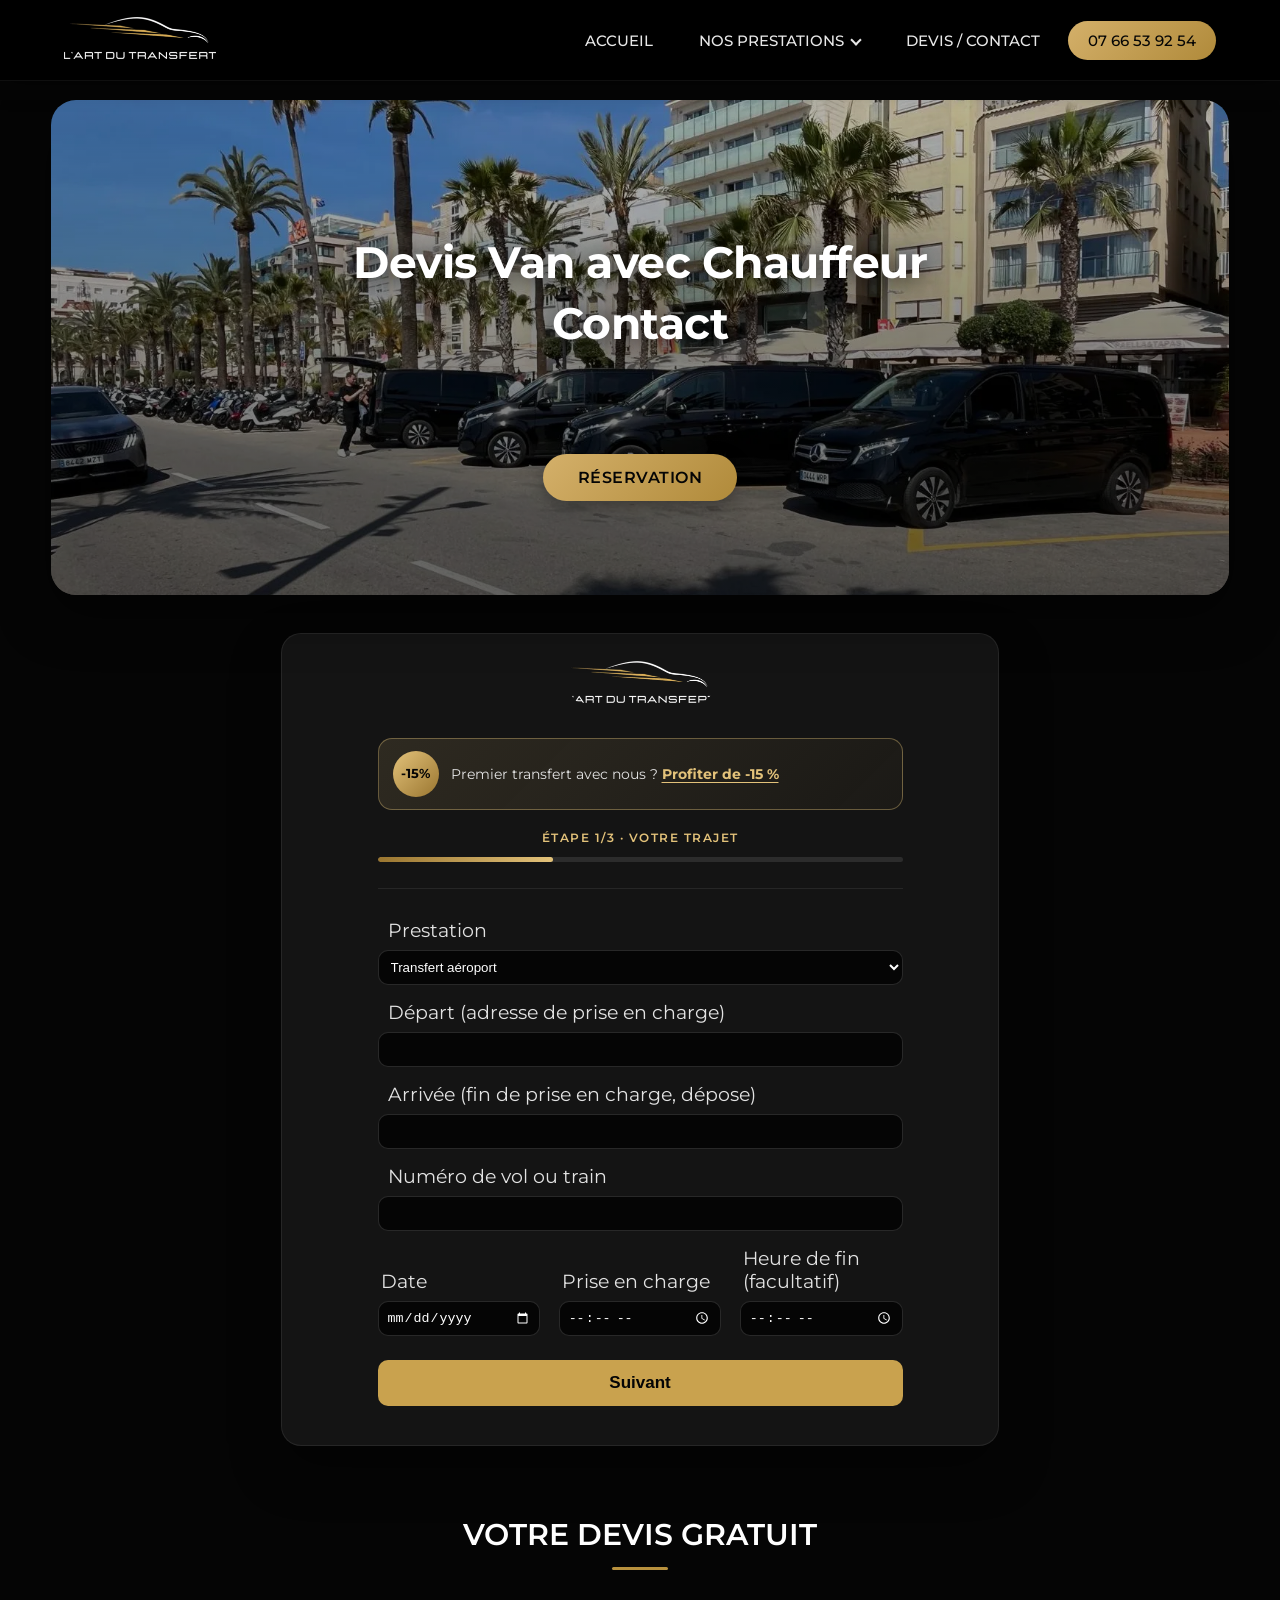
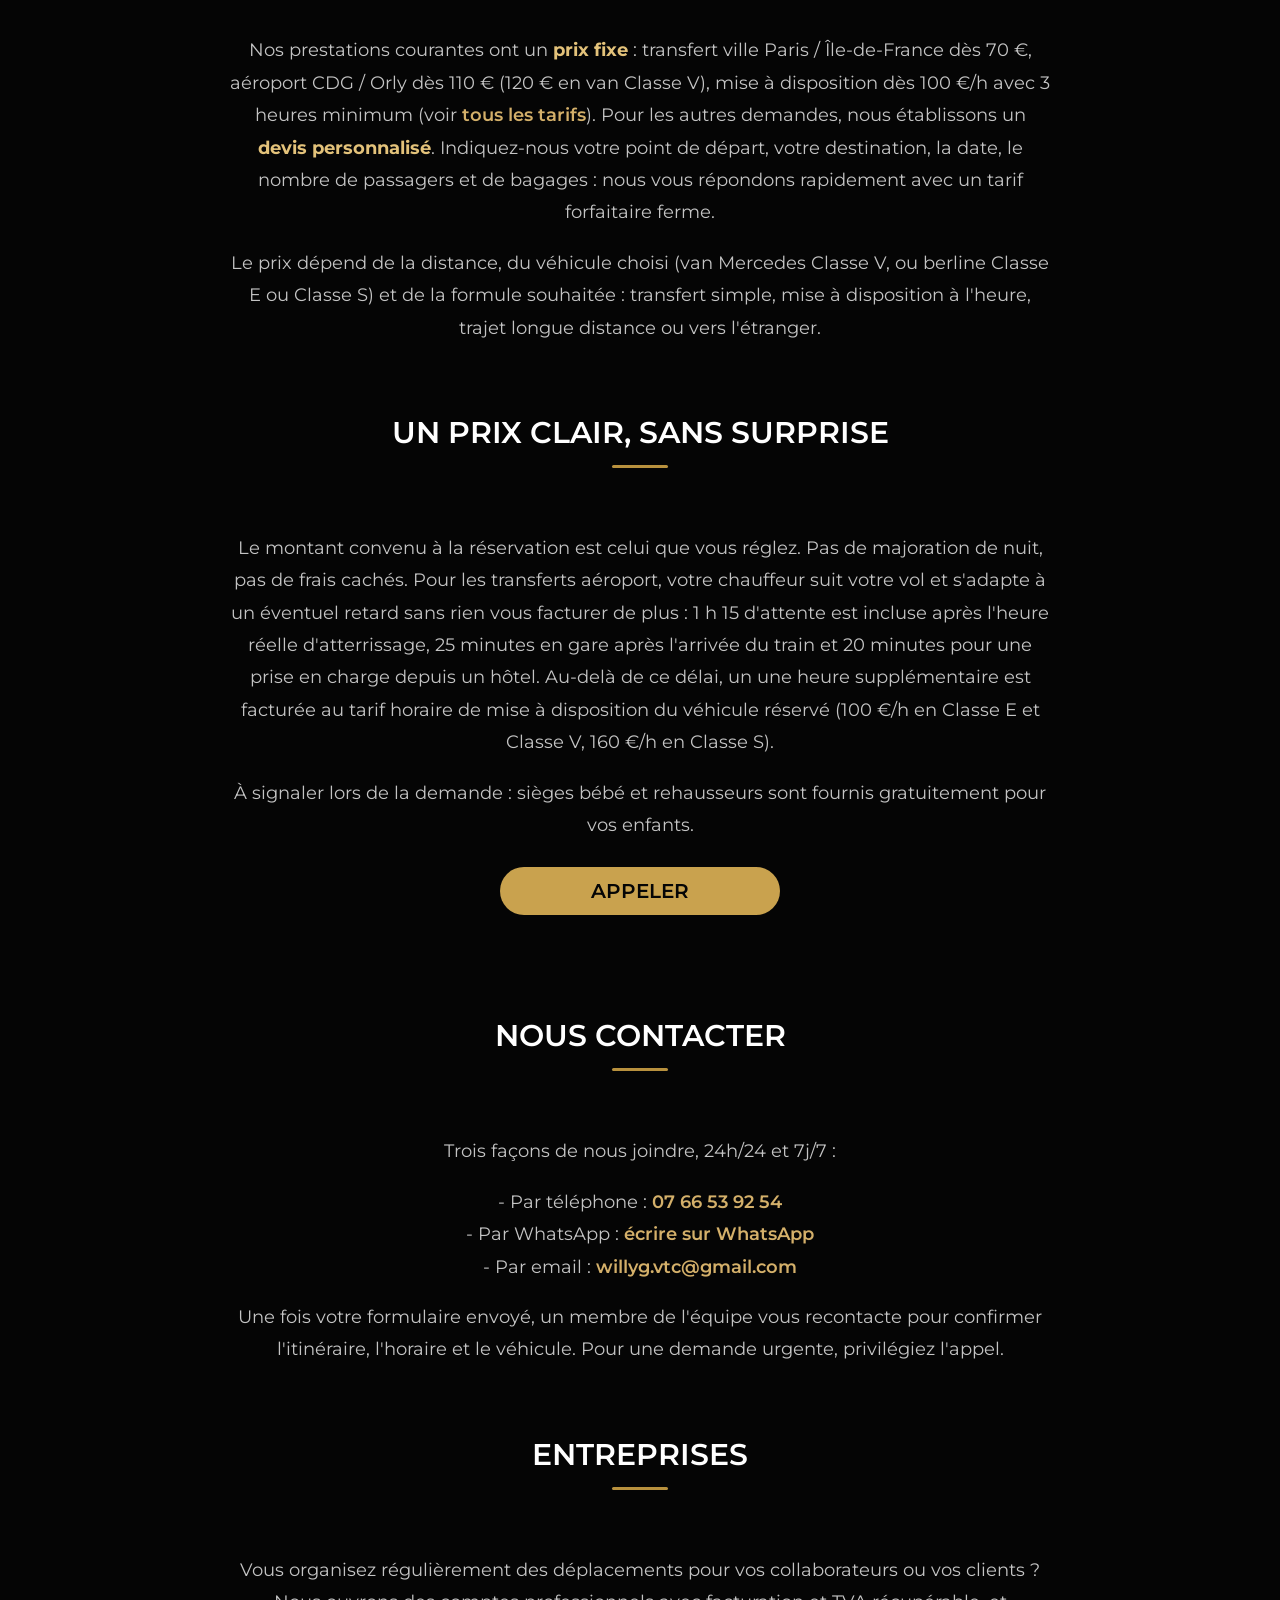
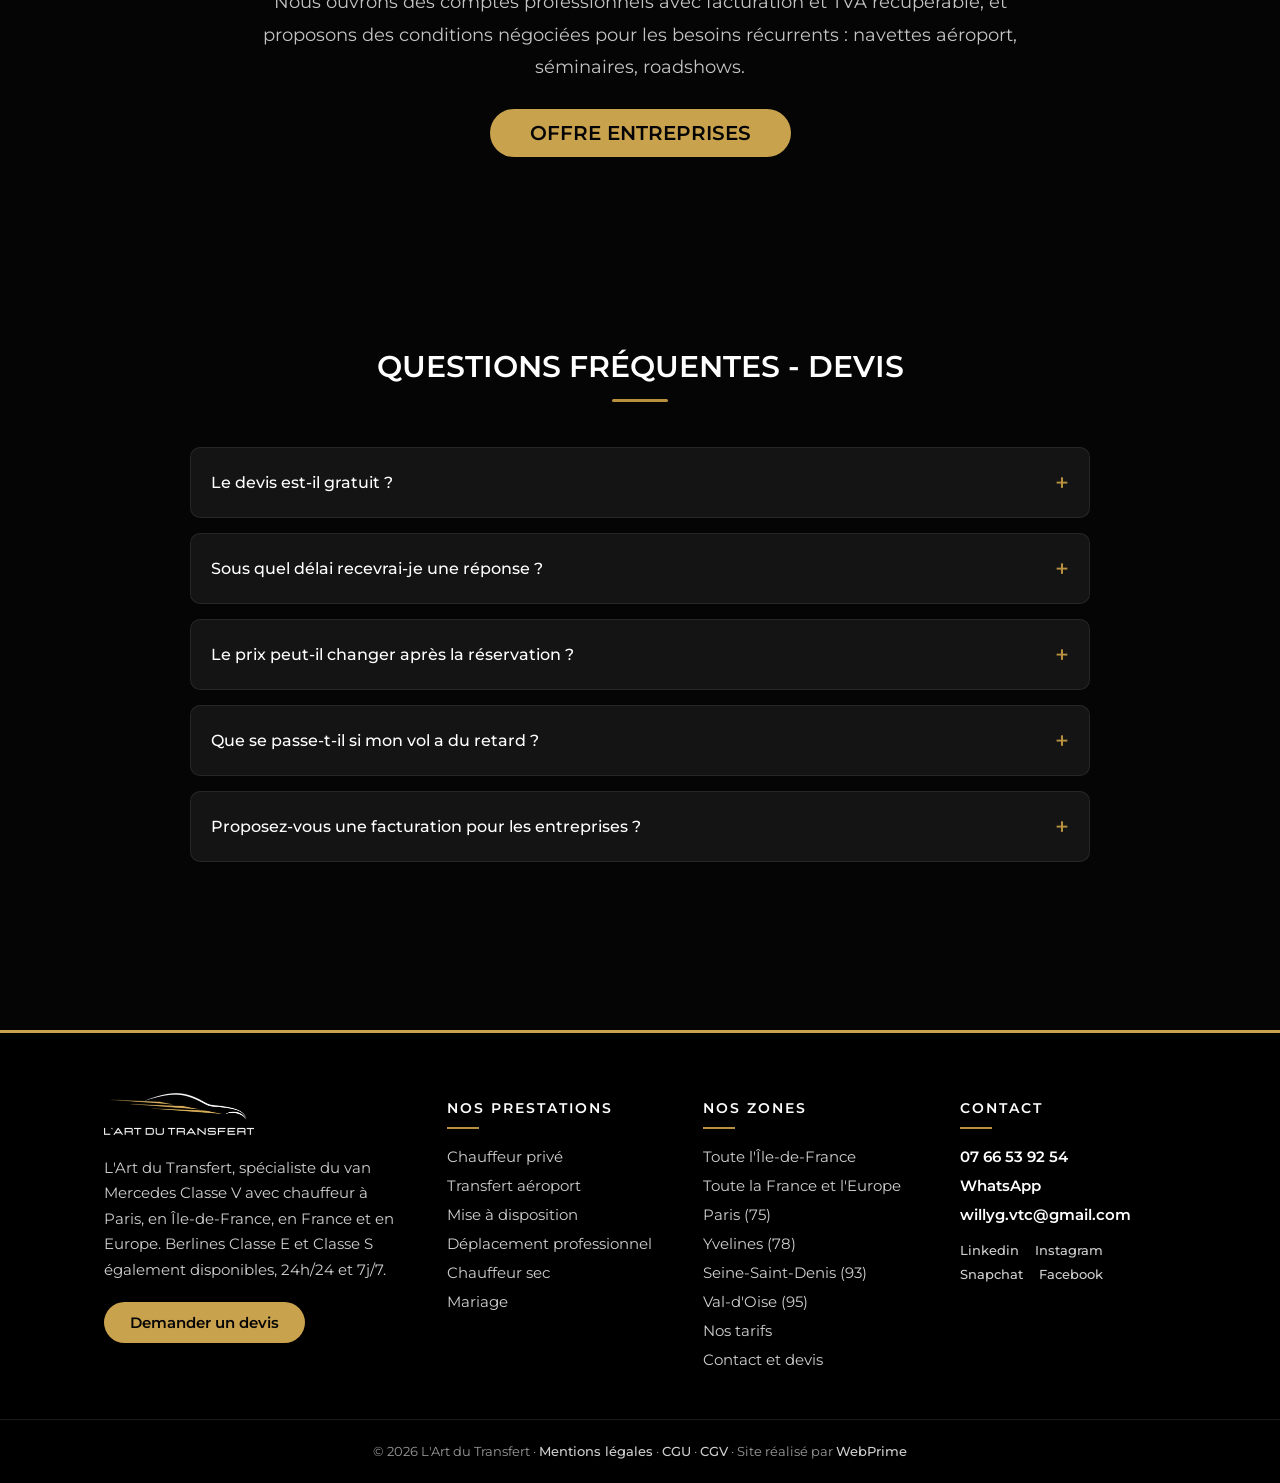
<file: contact.html>
<!DOCTYPE html>
<html lang="fr">

<head>
    <meta charset="utf-8">
    <meta name="viewport" content="width=device-width, initial-scale=1" />
    <meta name="geo.region" content="FR-IDF">
    <meta name="geo.placename" content="Île-de-France, France">
    <meta name="robots" content="index, follow">
    <link rel="canonical" href="https://art-du-transfert.fr/contact.html" />
    <meta name="description"
        content="Demandez votre devis gratuit pour un van Mercedes Classe V avec chauffeur (jusqu&#x27;à 7 passagers) ou une berline : transfert aéroport, mise à disposition, mariage, longue distance. Réponse rapide, tarif forfaitaire.">
    <link href="style.css" rel="stylesheet">
    <title>Devis Van avec Chauffeur Paris - Contact L'Art du Transfert</title>
    <link rel="icon" type="image/x-icon" href="./favicon.ico">
    <link rel="apple-touch-icon" type="image/png" sizes="96x96" href="./logo/apple-icon-96x96.png">
    <link rel="icon" type="image/png" sizes="32x32" href="./logo/android-icon-32x32.png">
    <meta name="msapplication-TileColor" content="#000000">
    <meta name="msapplication-TileImage" content="./logo/ms-icon-32x32.png">
    <meta name="msapplication-TileImage" content="./logo/ms-icon-96x96.png">
    <meta name="theme-color" content="#000000">
    <script type="application/ld+json">
    {
    "@context": "https://schema.org",
    "@type": "LimousineService",
    "name": "L'Art du Transfert",
    "description": "Demandez votre devis gratuit pour un van Mercedes Classe V avec chauffeur (jusqu'à 7 passagers) ou une berline : transfert aéroport, mise à disposition, mariage, longue distance. Réponse rapide, tarif forfaitaire.",
    "url": "https://art-du-transfert.fr/contact.html",
    "telephone": "+33766539254",
    "email": "willyg.vtc@gmail.com",
    "address": {
        "@type": "PostalAddress",
        "addressLocality": "Montfermeil",
        "addressRegion": "Île-de-France",
        "addressCountry": "FR"
    },
    "image": [
        "https://art-du-transfert.fr/classe-e-berline.webp",
        "https://art-du-transfert.fr/van.webp",
        "https://art-du-transfert.fr/mercedes-classe-s.webp"
    ],
    "hasOfferCatalog": {
        "@type": "OfferCatalog",
        "name": "Nos prestations sur devis",
        "itemListElement": [
            {
                "@type": "Offer",
                "itemOffered": {
                    "@type": "Service",
                    "name": "devis chauffeur privé",
                    "url": "https://art-du-transfert.fr/contact.html"
                }
            },
            {
                "@type": "Offer",
                "itemOffered": {
                    "@type": "Service",
                    "name": "devis transfert aéroport",
                    "url": "https://art-du-transfert.fr/transfert-aeroport.html"
                }
            },
            {
                "@type": "Offer",
                "itemOffered": {
                    "@type": "Service",
                    "name": "devis mise à disposition avec chauffeur",
                    "url": "https://art-du-transfert.fr/mise-a-disposition-chauffeur.html"
                }
            },
            {
                "@type": "Offer",
                "itemOffered": {
                    "@type": "Service",
                    "name": "devis déplacement professionnel",
                    "url": "https://art-du-transfert.fr/deplacements-professionnels.html"
                }
            },
            {
                "@type": "Offer",
                "itemOffered": {
                    "@type": "Service",
                    "name": "devis chauffeur mariage",
                    "url": "https://art-du-transfert.fr/chauffeur-mariage.html"
                }
            },
            {
                "@type": "Offer",
                "itemOffered": {
                    "@type": "Service",
                    "name": "devis chauffeur sec",
                    "url": "https://art-du-transfert.fr/location-chauffeur-sans-voiture.html"
                }
            }
        ]
    },

    "areaServed": {
        "@type": "AdministrativeArea",
        "name": "Île-de-France"
    }
    }
    </script>

    <script type="application/ld+json">
    {
        "@context": "https://schema.org",
        "@type": "FAQPage",
        "mainEntity": [
            {
                "@type": "Question",
                "name": "Le devis est-il gratuit ?",
                "acceptedAnswer": {
                    "@type": "Answer",
                    "text": "Oui, la demande de devis est gratuite et sans engagement. Vous recevez un tarif forfaitaire ferme avant de confirmer votre réservation."
                }
            },
            {
                "@type": "Question",
                "name": "Sous quel délai recevrai-je une réponse ?",
                "acceptedAnswer": {
                    "@type": "Answer",
                    "text": "Nous traitons les demandes rapidement, 7 jours sur 7. Pour un départ imminent, appelez-nous directement au 07 66 53 92 54."
                }
            },
            {
                "@type": "Question",
                "name": "Le prix peut-il changer après la réservation ?",
                "acceptedAnswer": {
                    "@type": "Answer",
                    "text": "Non. Le tarif communiqué à la réservation est définitif : pas de majoration de nuit et pas de frais cachés. Seules deux situations donnent lieu à un supplément : une attente de plus de 1 h 15 à l'aéroport, de plus de 25 minutes en gare ou de plus de 20 minutes à l'hôtel (une heure supplémentaire facturée au tarif horaire de mise à disposition du véhicule réservé, 100 €/h en Classe E et Classe V, 160 €/h en Classe S), et en mise à disposition toute heure entamée au-delà de 15 minutes, facturée en heure entière."
                }
            },
            {
                "@type": "Question",
                "name": "Que se passe-t-il si mon vol a du retard ?",
                "acceptedAnswer": {
                    "@type": "Answer",
                    "text": "Votre chauffeur suit votre vol en temps réel et adapte l'heure de prise en charge, sans frais supplémentaires. Il vous attend en zone d'arrivée avec une pancarte à votre nom. À partir de l'heure réelle d'atterrissage, 1 h 15 d'attente est incluse ; au-delà, une heure supplémentaire est facturée au tarif horaire de mise à disposition du véhicule réservé (100 €/h en Classe E et Classe V, 160 €/h en Classe S)."
                }
            },
            {
                "@type": "Question",
                "name": "Proposez-vous une facturation pour les entreprises ?",
                "acceptedAnswer": {
                    "@type": "Answer",
                    "text": "Oui. Nous ouvrons des comptes professionnels avec facture et TVA récupérable, et proposons des conditions adaptées aux déplacements réguliers."
                }
            }
        ]
    }
    </script>
    <link href="https://fonts.googleapis.com/css2?family=Montserrat:wght@400;500;700&display=swap" rel="stylesheet">
    <link rel="preload" href="van-classe-v-hero.webp" as="image">
</head>

<body>
    <header>
        <nav class="navbar">
            <a href="https://art-du-transfert.fr/" class="logo-link">
                <img src="./logo/lart-du-transfert-dore.webp" alt="L'Art du Transfert, chauffeur privé et grande remise" title="L'Art du Transfert" class="logo" loading="lazy" decoding="async">
            </a>
            <input type="checkbox" id="nav-toggle" class="nav-toggle">
            <label for="nav-toggle" class="nav-burger">
                <span></span>
                <span></span>
                <span></span>
            </label>
            <ul class="nav-menu">
                <li class="nav-item">
                    <a href="https://art-du-transfert.fr/" title="chauffeur privé paris">ACCUEIL</a>
                </li>
                <li class="nav-item has-dropdown">
                    <input type="checkbox" id="dropdown-toggle" class="dropdown-toggle">
                    <label for="dropdown-toggle" class="dropdown-label">NOS PRESTATIONS <span class="arrow"></span></label>
                    <ul class="dropdown">
                        <li><a href="chauffeur-prive-paris-75.html" title="chauffeur privé paris">Chauffeur privé</a></li>
                        <li><a href="transfert-aeroport.html" title="transfert aéroport">Transfert Aéroport</a></li>
                        <li><a href="mise-a-disposition-chauffeur.html" title="mise à disposition avec chauffeur">Mise à Disposition</a></li>
                        <li><a href="deplacements-professionnels.html" title="chauffeur de luxe">Déplacement professionnel</a></li>
                        <li><a href="location-chauffeur-sans-voiture.html" title="chauffeur sec">Chauffeur Sec</a></li>
                        <li><a href="chauffeur-mariage.html" title="location voiture mariage avec chauffeur">Mariage</a></li>
                    </ul>
                </li>
                <li class="nav-item">
                    <a href="contact.html" title="devis chauffeur privé">DEVIS / CONTACT</a>
                </li>
                <li class="nav-item nav-cta">
                    <a href="tel:+33766539254" title="appeler L'Art du Transfert">07 66 53 92 54</a>
                </li>
            </ul>
        </nav>
    </header>
    <main>
        <div class="img-index">
            <img src="van-classe-v-hero.webp" alt="van Mercedes Classe V avec chauffeur" class="background-image">
            <h1><i>Devis Van avec Chauffeur<br>Contact</i></h1>
            <a class="bouton-1" href="contact.html" title="chauffeur privé">RÉSERVATION</a>
        </div>
        <div class="form-container">
            <div class="image-container">
                <img src="./logo/lart-du-transfert-dore-300.webp" alt="L'Art du Transfert chauffeur privé Paris" title="L'Art du Transfert" loading="lazy" decoding="async">
            </div>
            <form id="contactForm" action="https://webprime.app/webhook/contact/122df4dd24c7aa04f24c69896a1f8dae76427f45d6d30b6a4fad8a621d08f224" method="POST" onsubmit="return sendBoth(event)">
                <div class="hp-wrap">
                    <label for="website">Votre site web :</label>
                    <input type="text" id="website" name="_honey" autocomplete="off">
                </div>

                <div class="form-progress">
                    <div class="form-progress-bar"><span id="formProgressFill"></span></div>
                    <div class="form-progress-label">Étape <span id="formStepNum">1</span>/3 &middot; <span id="formStepName">Votre trajet</span></div>
                </div>

                <div class="form-step" data-name="Votre trajet">
                    <label for="prestation">Prestation</label>
                    <select id="prestation" name="prestation">
                        <option value="Transfert aeroport">Transfert aéroport</option>
                        <option value="Mise a disposition">Mise à disposition</option>
                        <option value="Deplacement pro">Déplacement professionnel</option>
                        <option value="Trajet Prive">Trajet Privé</option>
                        <option value="Chauffeur Sec">Chauffeur Sec</option>
                        <option value="Mariage">Mariage</option>
                        <option value="Longue distance">Longue distance / Europe</option>
                        <option value="Tourisme">Tourisme</option>
                        <option value="Autre">Autre</option>
                    </select>

                    <label for="departure1">Départ (adresse de prise en charge)</label>
                    <input type="text" id="departure1" name="lieu_depart" required>

                    <label for="arrival1">Arrivée (fin de prise en charge, dépose)</label>
                    <input type="text" id="arrival1" name="lieu_arrivee" required>

                    <label for="numero">Numéro de vol ou train</label>
                    <input type="text" id="numero" name="numero">

                    <div class="inline-container">
                        <div class="inline-item">
                            <label for="date">Date</label>
                            <input type="date" id="date" name="date" required>
                        </div>
                        <div class="inline-item">
                            <label for="heure">Prise en charge</label>
                            <input type="time" id="heure" name="heure" required>
                        </div>
                        <div class="inline-item">
                            <label for="heure_fin">Heure de fin (facultatif)</label>
                            <input type="time" id="heure_fin" name="heure_fin">
                        </div>
                    </div>
                </div>

                <div class="form-step" data-name="Passagers &amp; bagages">
                    <div class="inline-container">
                        <div class="inline-item">
                            <label for="passengers">Adultes</label>
                            <select id="passengers" name="passagers">
                                <option value="1">1</option>
                                <option value="2">2</option>
                                <option value="3">3</option>
                                <option value="4">4</option>
                                <option value="5">5</option>
                                <option value="6">6</option>
                                <option value="7">7</option>
                            </select>
                        </div>
                        <div class="inline-item">
                            <label for="children">Enfants</label>
                            <select id="children" name="enfants">
                                <option value="0">0</option>
                                <option value="1">1</option>
                                <option value="2">2</option>
                                <option value="3">3</option>
                            </select>
                        </div>
                    </div>

                    <div class="inline-container">
                        <div class="inline-item">
                            <label for="luggage">Bagages</label>
                            <select id="luggage" name="bagages">
                                <option value="0">0</option>
                                <option value="1">1</option>
                                <option value="2">2</option>
                                <option value="3">3</option>
                                <option value="4">4</option>
                                <option value="5">5</option>
                                <option value="6">6</option>
                                <option value="7">7</option>
                                <option value="8">8</option>
                            </select>
                        </div>
                        <div class="inline-item">
                            <label for="car-seats">Sièges auto</label>
                            <select id="car-seats" name="sieges_auto">
                                <option value="0">0</option>
                                <option value="1">1</option>
                                <option value="2">2</option>
                                <option value="3">3</option>
                            </select>
                        </div>
                        <div class="inline-item">
                            <label for="rehausseur">Rehausseur</label>
                            <select id="rehausseur" name="rehausseur">
                                <option value="0">0</option>
                                <option value="1">1</option>
                                <option value="2">2</option>
                                <option value="3">3</option>
                            </select>
                        </div>
                    </div>
                </div>

                <div class="form-step" data-name="Vos coordonnées">
                    <label for="name">Nom / Prénom</label>
                    <input type="text" id="name" name="nom" required pattern="[A-Za-zÀ-ÿ' -]{2,60}" title="Indiquez votre nom (lettres uniquement, 2 à 60 caractères)">

                    <label for="tel">Téléphone :</label>
                    <input type="tel" id="tel" name="tel" pattern="(?:0[1-9](?:[ .\-]?\d{2}){4}|(?:\+|00)[ .]?[1-9](?:[ .\(\)\-]{0,2}\d){6,16})" maxlength="25" inputmode="tel" title="Numéro français (06 12 34 56 78) ou étranger avec l’indicatif du pays (+34, +44, +1, +212, +971…)" required>

                    <label for="email">Email</label>
                    <input type="email" id="email" name="email" required>

                    <label for="comments">Commentaires</label>
                    <textarea id="comments" name="commentaires" rows="4"></textarea>
                </div>

                <div class="form-nav">
                    <button type="button" class="form-prev" id="formPrev">Précédent</button>
                    <button type="button" class="form-next" id="formNext">Suivant</button>
                    <button type="submit" class="form-submit" id="formSubmit">ENVOYER</button>
                </div>
            </form>
            <div class="contact-thanks" style="display:none; padding: 30px 20px; background-color: #111111; border: 2px solid #c9a24e; border-radius: 8px; text-align: center; margin-top: 20px;">
                <h3 style="color: #e3c27a; margin: 0 0 10px 0;">Merci pour votre demande !</h3>
                <p style="margin: 0; color: #ffffff; font-size: 1.05em;">Nous vous recontactons rapidement.</p>
            </div>
        </div>
        <section>
            <h2>VOTRE DEVIS GRATUIT</h2>
            <div class="texte1">
                <p>Nos prestations courantes ont un <strong>prix fixe</strong> : transfert ville Paris / Île-de-France dès 70 €,
                    aéroport CDG / Orly dès 110 € (120 € en van Classe V), mise à disposition dès 100 €/h avec 3 heures minimum
                    (voir <a href="index.html#tarifs">tous les tarifs</a>). Pour les autres demandes, nous établissons un
                    <strong>devis personnalisé</strong>. Indiquez-nous votre point de départ, votre destination,
                    la date, le nombre de passagers et de bagages : nous vous répondons rapidement avec un tarif
                    forfaitaire ferme.</p>
                <p>Le prix dépend de la distance, du véhicule choisi (van Mercedes Classe V, ou berline Classe E ou Classe S) et de
                    la formule souhaitée : transfert simple, mise à disposition à l'heure, trajet longue distance ou
                    vers l'étranger.</p>
            </div>
            <h2>UN PRIX CLAIR, SANS SURPRISE</h2>
            <div class="texte1">
                <p>Le montant convenu à la réservation est celui que vous réglez. Pas de majoration de nuit, pas de
                    frais cachés. Pour les transferts aéroport, votre chauffeur suit votre vol et s'adapte à un
                    éventuel retard sans rien vous facturer de plus : 1 h 15 d'attente est incluse après l'heure
                    réelle d'atterrissage, 25 minutes en gare après l'arrivée du train et 20 minutes pour une prise en
                    charge depuis un hôtel. Au-delà de ce délai, un
                    une heure supplémentaire est facturée au tarif horaire de mise à disposition du véhicule réservé
                    (100 €/h en Classe E et Classe V, 160 €/h en Classe S).</p>
                <p>À signaler lors de la demande : sièges bébé et rehausseurs sont fournis gratuitement pour vos
                    enfants.</p>
            </div>
            <a class="bouton-3" href="tel:+33766539254" title="appeler L'Art du Transfert">APPELER</a>
        </section>
        <h2>NOUS CONTACTER</h2>
        <div class="texte1">
            <p>Trois façons de nous joindre, 24h/24 et 7j/7 :</p>
            <p>- Par téléphone : <a href="tel:+33766539254">07 66 53 92 54</a><br>
                - Par WhatsApp : <a href="https://wa.me/33766539254" target="_blank">écrire sur WhatsApp</a><br>
                - Par email : <a href="mailto:willyg.vtc@gmail.com">willyg.vtc@gmail.com</a></p>
            <p>Une fois votre formulaire envoyé, un membre de l'équipe vous recontacte pour confirmer l'itinéraire,
                l'horaire et le véhicule. Pour une demande urgente, privilégiez l'appel.</p>
        </div>
        <h2>ENTREPRISES</h2>
        <div class="texte1">
            <p>Vous organisez régulièrement des déplacements pour vos collaborateurs ou vos clients ? Nous ouvrons
                des comptes professionnels avec facturation et TVA récupérable, et proposons des conditions
                négociées pour les besoins récurrents : navettes aéroport, séminaires, roadshows.</p>
        </div>
        <a class="bouton-3" href="deplacements-professionnels.html" title="chauffeur pour entreprise">OFFRE ENTREPRISES</a>
    </main>
    <section class="faq-section">
        <h2>QUESTIONS FRÉQUENTES - DEVIS</h2>
        <div class="faq-item">
            <input type="checkbox" id="faq1">
            <label for="faq1">Le devis est-il gratuit ?</label>
            <div class="faq-answer">
                <p>Oui, la demande de devis est gratuite et sans engagement. Vous recevez un tarif forfaitaire ferme avant de confirmer votre réservation.</p>
            </div>
        </div>
        <div class="faq-item">
            <input type="checkbox" id="faq2">
            <label for="faq2">Sous quel délai recevrai-je une réponse ?</label>
            <div class="faq-answer">
                <p>Nous traitons les demandes rapidement, 7 jours sur 7. Pour un départ imminent, appelez-nous directement au 07 66 53 92 54.</p>
            </div>
        </div>
        <div class="faq-item">
            <input type="checkbox" id="faq3">
            <label for="faq3">Le prix peut-il changer après la réservation ?</label>
            <div class="faq-answer">
                <p>Non. Le tarif communiqué à la réservation est définitif : pas de majoration de nuit et pas de frais cachés. Seules deux situations donnent lieu à un supplément : une attente de plus de 1 h 15 à l'aéroport, de plus de 25 minutes en gare ou de plus de 20 minutes à l'hôtel (une heure supplémentaire facturée au tarif horaire de mise à disposition du véhicule réservé, 100 €/h en Classe E et Classe V, 160 €/h en Classe S), et en mise à disposition toute heure entamée au-delà de 15 minutes, facturée en heure entière.</p>
            </div>
        </div>
        <div class="faq-item">
            <input type="checkbox" id="faq4">
            <label for="faq4">Que se passe-t-il si mon vol a du retard ?</label>
            <div class="faq-answer">
                <p>Votre chauffeur suit votre vol en temps réel et adapte l'heure de prise en charge, sans frais supplémentaires. Il vous attend en zone d'arrivée avec une pancarte à votre nom. À partir de l'heure réelle d'atterrissage, 1 h 15 d'attente est incluse ; au-delà, une heure supplémentaire est facturée au tarif horaire de mise à disposition du véhicule réservé (100 €/h en Classe E et Classe V, 160 €/h en Classe S).</p>
            </div>
        </div>
        <div class="faq-item">
            <input type="checkbox" id="faq5">
            <label for="faq5">Proposez-vous une facturation pour les entreprises ?</label>
            <div class="faq-answer">
                <p>Oui. Nous ouvrons des comptes professionnels avec facture et TVA récupérable, et proposons des conditions adaptées aux déplacements réguliers.</p>
            </div>
        </div>
    </section>
    <footer class="site-footer" id="contactez-nous">
        <div class="footer-grid">
            <div class="footer-col footer-brand">
                <img src="./logo/lart-du-transfert-dore-300.webp" alt="L'Art du Transfert chauffeur privé Paris" title="L'Art du Transfert" class="footer-logo" width="150" height="41" loading="lazy" decoding="async">
                <p>L'Art du Transfert, spécialiste du van Mercedes Classe V avec chauffeur à Paris, en Île-de-France, en France et en Europe. Berlines Classe E et Classe S également disponibles, 24h/24 et 7j/7.</p>
                <a class="footer-cta" href="contact.html" title="devis chauffeur privé">Demander un devis</a>
            </div>
            <div class="footer-col">
                <h4>NOS PRESTATIONS</h4>
                <ul>
                    <li><a href="chauffeur-prive-paris-75.html" title="chauffeur privé paris">Chauffeur privé</a></li>
                    <li><a href="transfert-aeroport.html" title="transfert aéroport">Transfert aéroport</a></li>
                    <li><a href="mise-a-disposition-chauffeur.html" title="mise à disposition avec chauffeur">Mise à disposition</a></li>
                    <li><a href="deplacements-professionnels.html" title="déplacement professionnel">Déplacement professionnel</a></li>
                    <li><a href="location-chauffeur-sans-voiture.html" title="chauffeur sec">Chauffeur sec</a></li>
                    <li><a href="chauffeur-mariage.html" title="chauffeur mariage">Mariage</a></li>
                </ul>
            </div>
            <div class="footer-col">
                <h4>NOS ZONES</h4>
                <ul>
                    <li class="zone-info">Toute l'Île-de-France</li>
                    <li class="zone-info">Toute la France et l'Europe</li>
                    <li><a href="chauffeur-prive-paris-75.html" title="chauffeur privé paris 75">Paris (75)</a></li>
                    <li><a href="chauffeur-prive-78.html" title="chauffeur privé yvelines">Yvelines (78)</a></li>
                    <li><a href="chauffeur-prive-93.html" title="chauffeur privé seine-saint-denis">Seine-Saint-Denis (93)</a></li>
                    <li><a href="chauffeur-prive-95.html" title="chauffeur privé val-d'oise">Val-d'Oise (95)</a></li>
                    <li><a href="index.html#tarifs" title="tarifs van avec chauffeur">Nos tarifs</a></li>
                    <li><a href="contact.html" title="devis chauffeur privé">Contact et devis</a></li>
                </ul>
            </div>
            <div class="footer-col">
                <h4>CONTACT</h4>
                <ul class="footer-contact">
                    <li><a href="tel:+33766539254" title="tel">07 66 53 92 54</a></li>
                    <li><a href="https://wa.me/33766539254" target="_blank" title="WhatsApp">WhatsApp</a></li>
                    <li><a href="mailto:willyg.vtc@gmail.com" title="email">willyg.vtc@gmail.com</a></li>
                </ul>
                <div class="footer-social">
                    <a href="https://fr.linkedin.com/" target="_blank" title="LinkedIn L'Art du Transfert">Linkedin</a>
                    <a href="https://www.instagram.com/" target="_blank" title="Instagram L'Art du Transfert">Instagram</a>
                    <a href="https://www.snapchat.com/" target="_blank" title="Snapchat L'Art du Transfert">Snapchat</a>
                    <a href="https://www.facebook.com/" target="_blank" title="Facebook L'Art du Transfert">Facebook</a>
                </div>
            </div>
        </div>
        <div class="footer-bottom">
            <p>&copy; 2026 L'Art du Transfert &middot; <a href="mentions-legales.html">Mentions légales</a> &middot; <a href="cgu.html">CGU</a> &middot; <a href="cgv.html">CGV</a> &middot; Site réalisé par <a href="https://webprime.app/" target="_blank">WebPrime</a></p>
        </div>
        <div class="whats-icon"><a href="https://wa.me/33766539254" title="réservation chauffeur privé"
                target="_blank"><img src="numero-chauffeur-prive.webp" alt="contact"></a>
        </div>
    </footer>
    <script>
        const list = document.querySelectorAll('.list');
        function activeLink() {
            list.forEach((item) =>
                item.classList.remove('active'));
            this.classList.add('active');
        }
        list.forEach((item) =>
            item.addEventListener('mouseover', activeLink));
    </script>
    <script>
        document.querySelectorAll('.nav-menu a').forEach(function(link) {
            link.addEventListener('click', function() {
                document.getElementById('nav-toggle').checked = false;
            });
        });
    </script>
    <script>
        document.addEventListener('DOMContentLoaded', function () {
            const options = {
                root: null,
                rootMargin: '0px',
                threshold: 0.8
            };

            const observer = new IntersectionObserver(entries => {
                entries.forEach(entry => {
                    if (entry.isIntersecting) {
                        entry.target.classList.add('slide-up');
                    }
                });
            }, options);

            const elements = document.querySelectorAll('.rectangle_gris');

            elements.forEach(element => {
                observer.observe(element);
            });
        });
    </script>
    <script>
        document.addEventListener('DOMContentLoaded', function () {
            var observerOptions = {
                root: null,
                rootMargin: '0px',
                threshold: 0.5
            };
            function observeStep(entry, observer) {
                entry.target.classList.add('slide-in-done');
                observer.unobserve(entry.target);
            }
            function createObserver(element) {
                var observer = new IntersectionObserver(function (entries) {
                    entries.forEach(function (entry) {
                        if (entry.isIntersecting) {
                            observeStep(entry, observer);
                        }
                    });
                }, observerOptions);
                observer.observe(element);
            }
            var elements = document.querySelectorAll('.slide');
            elements.forEach(function (element) {
                createObserver(element);
            });
        });
    </script>
    <script>
    function sendBoth(e) {
        e.preventDefault();
        var form = e.target;
        var btn = form.querySelector('button[type="submit"]');
        var honeyField = form.querySelector('[name="_honey"]');
        if (honeyField && honeyField.value) return false;
        btn.textContent = 'Envoi en cours...';
        btn.disabled = true;
                var nom = (form.querySelector('[name="nom"]') || {}).value || '';
        var tel = (form.querySelector('[name="tel"]') || {}).value || '';
        var email = (form.querySelector('[name="email"]') || {}).value || '';
        var prestation = (form.querySelector('[name="prestation"]') || {}).value || '';
        var depart = (form.querySelector('[name="lieu_depart"]') || {}).value || '';
        var arrivee = (form.querySelector('[name="lieu_arrivee"]') || {}).value || '';
        var numero = (form.querySelector('[name="numero"]') || {}).value || '';
        var date = (form.querySelector('[name="date"]') || {}).value || '';
        var heure = (form.querySelector('[name="heure"]') || {}).value || '';
        var heureFin = (form.querySelector('[name="heure_fin"]') || {}).value || '';
        var passagers = (form.querySelector('[name="passagers"]') || {}).value || '';
        var enfants = (form.querySelector('[name="enfants"]') || {}).value || '';
        var bagages = (form.querySelector('[name="bagages"]') || {}).value || '';
        var sieges = (form.querySelector('[name="sieges_auto"]') || {}).value || '';
        var rehausseur = (form.querySelector('[name="rehausseur"]') || {}).value || '';
        var commentaires = (form.querySelector('[name="commentaires"]') || {}).value || '';
        var webhookData = new FormData();
        webhookData.append('name', nom);
        webhookData.append('email', email);
        webhookData.append('tel', tel);
        webhookData.append('service', prestation);
        var msg = 'Prestation : ' + prestation
            + '\nDepart : ' + depart
            + '\nArrivee : ' + arrivee
            + '\nNumero de vol/train : ' + numero
            + '\nDate : ' + date + ' a ' + heure
            + (heureFin ? '\nHeure de fin prevue : ' + heureFin : '')
            + '\nPassagers : ' + passagers + ' adulte(s), ' + enfants + ' enfant(s)'
            + '\nBagages : ' + bagages + ' | Sieges auto : ' + sieges + ' | Rehausseur : ' + rehausseur
            + '\n\nCommentaires : ' + commentaires;
        if (window.ADT_PROMO) msg = window.ADT_PROMO.appliquer(webhookData, msg);
        webhookData.append('message', msg);
        var p1 = fetch('https://webprime.app/webhook/contact/122df4dd24c7aa04f24c69896a1f8dae76427f45d6d30b6a4fad8a621d08f224', {
            method: 'POST',
            body: webhookData,
            keepalive: true
        }).catch(function() {});
        var shown = false;
        var showThanks = function() {
            if (shown) return;
            shown = true;
            form.style.display = 'none';
            var thanks = form.nextElementSibling;
            while (thanks && !(thanks.classList && thanks.classList.contains('contact-thanks'))) {
                thanks = thanks.nextElementSibling;
            }
            if (thanks) thanks.style.display = 'block';
        };
        Promise.allSettled([p1]).then(showThanks);
        setTimeout(showThanks, 3000);
        return false;
    }
    </script>
    <nav class="bottom-nav">
        <a href="https://art-du-transfert.fr/" class="bottom-nav-item" title="Accueil chauffeur privé Paris">
            <span class="bottom-nav-icon"><svg viewBox="0 0 24 24"><path d="M3 11l9-8 9 8"/><path d="M5 10v10h14V10"/></svg></span>
            <span class="bottom-nav-label">Accueil</span>
        </a>
        <a href="chauffeur-prive-paris-75.html" class="bottom-nav-item" title="Nos prestations de chauffeur privé">
            <span class="bottom-nav-icon"><svg viewBox="0 0 24 24"><path d="M4 12l1.8-4.5c.3-.6.9-1 1.6-1h9.2c.7 0 1.3.4 1.6 1L20 12v5h-2.5v-2h-11v2H4z"/><circle cx="7.5" cy="14.5" r="1.5"/><circle cx="16.5" cy="14.5" r="1.5"/></svg></span>
            <span class="bottom-nav-label">Services</span>
        </a>
        <a href="contact.html" class="bottom-nav-item" title="Devis chauffeur privé">
            <span class="bottom-nav-icon"><svg viewBox="0 0 24 24"><path d="M6 3h12v18l-3-2-3 2-3-2-3 2z"/><path d="M9 8h6M9 12h6"/></svg></span>
            <span class="bottom-nav-label">Devis</span>
        </a>
        <a href="tel:+33766539254" class="bottom-nav-item bottom-nav-call" title="Appeler L'Art du Transfert">
            <span class="bottom-nav-icon"><svg viewBox="0 0 24 24"><path d="M6.6 10.8c1.4 2.8 3.8 5.1 6.6 6.6l2.2-2.2c.3-.3.7-.4 1-.2 1.1.4 2.3.6 3.5.6.6 0 1 .4 1 1V20c0 .6-.4 1-1 1C10.6 21 3 13.4 3 4c0-.6.4-1 1-1h3.5c.6 0 1 .4 1 1 0 1.2.2 2.4.6 3.5.1.4 0 .8-.3 1z"/></svg></span>
            <span class="bottom-nav-label">Appeler</span>
        </a>
        <a href="https://wa.me/33766539254" target="_blank" class="bottom-nav-item bottom-nav-whatsapp" title="Réservation WhatsApp chauffeur privé">
            <span class="bottom-nav-icon"><svg viewBox="0 0 24 24"><path d="M17.472 14.382c-.297-.149-1.758-.867-2.03-.967-.273-.099-.471-.148-.67.15-.197.297-.767.966-.94 1.164-.173.199-.347.223-.644.075-.297-.15-1.255-.463-2.39-1.475-.883-.788-1.48-1.761-1.653-2.059-.173-.297-.018-.458.13-.606.134-.133.298-.347.446-.52.149-.174.198-.298.298-.497.099-.198.05-.371-.025-.52-.075-.149-.669-1.612-.916-2.207-.242-.579-.487-.5-.669-.51-.173-.008-.371-.01-.57-.01-.198 0-.52.074-.792.372-.272.297-1.04 1.016-1.04 2.479 0 1.462 1.065 2.875 1.213 3.074.149.198 2.096 3.2 5.077 4.487.709.306 1.262.489 1.694.625.712.227 1.36.195 1.871.118.571-.085 1.758-.719 2.006-1.413.248-.694.248-1.289.173-1.413-.074-.124-.272-.198-.57-.347m-5.421 7.403h-.004a9.87 9.87 0 01-5.031-1.378l-.361-.214-3.741.982.998-3.648-.235-.374a9.86 9.86 0 01-1.51-5.26c.001-5.45 4.436-9.884 9.888-9.884 2.64 0 5.122 1.03 6.988 2.898a9.825 9.825 0 012.893 6.994c-.003 5.45-4.437 9.884-9.885 9.884z"/></svg></span>
            <span class="bottom-nav-label">WhatsApp</span>
        </a>
    </nav>
    <script>
    (function(){
        var form = document.getElementById('contactForm');
        if(!form) return;
        var steps = [].slice.call(form.querySelectorAll('.form-step'));
        if(steps.length < 2) return;
        var prev = form.querySelector('#formPrev'),
            next = form.querySelector('#formNext'),
            submit = form.querySelector('#formSubmit'),
            fill = form.querySelector('#formProgressFill'),
            snum = form.querySelector('#formStepNum'),
            sname = form.querySelector('#formStepName');
        var cur = 0;
        function show(i){
            cur = i;
            steps.forEach(function(s, idx){
                if(idx === i){ s.removeAttribute('hidden'); }
                else { s.setAttribute('hidden',''); }
            });
            if(prev) prev.style.display = i === 0 ? 'none' : 'inline-flex';
            if(next) next.style.display = i === steps.length - 1 ? 'none' : 'inline-flex';
            if(submit) submit.style.display = i === steps.length - 1 ? 'inline-flex' : 'none';
            if(fill) fill.style.width = ((i + 1) / steps.length * 100) + '%';
            if(snum) snum.textContent = i + 1;
            if(sname) sname.textContent = steps[i].getAttribute('data-name');
        }
        function valid(i){
            var f = steps[i].querySelectorAll('input, select, textarea');
            for(var j = 0; j < f.length; j++){
                if(!f[j].checkValidity()){ f[j].reportValidity(); return false; }
            }
            return true;
        }
        if(next) next.addEventListener('click', function(){ if(valid(cur)) show(Math.min(cur + 1, steps.length - 1)); });
        if(prev) prev.addEventListener('click', function(){ show(Math.max(cur - 1, 0)); });
        show(0);
    })();
    </script>
    <script src="bienvenue.js" defer></script>
</body>

</html>
</file>
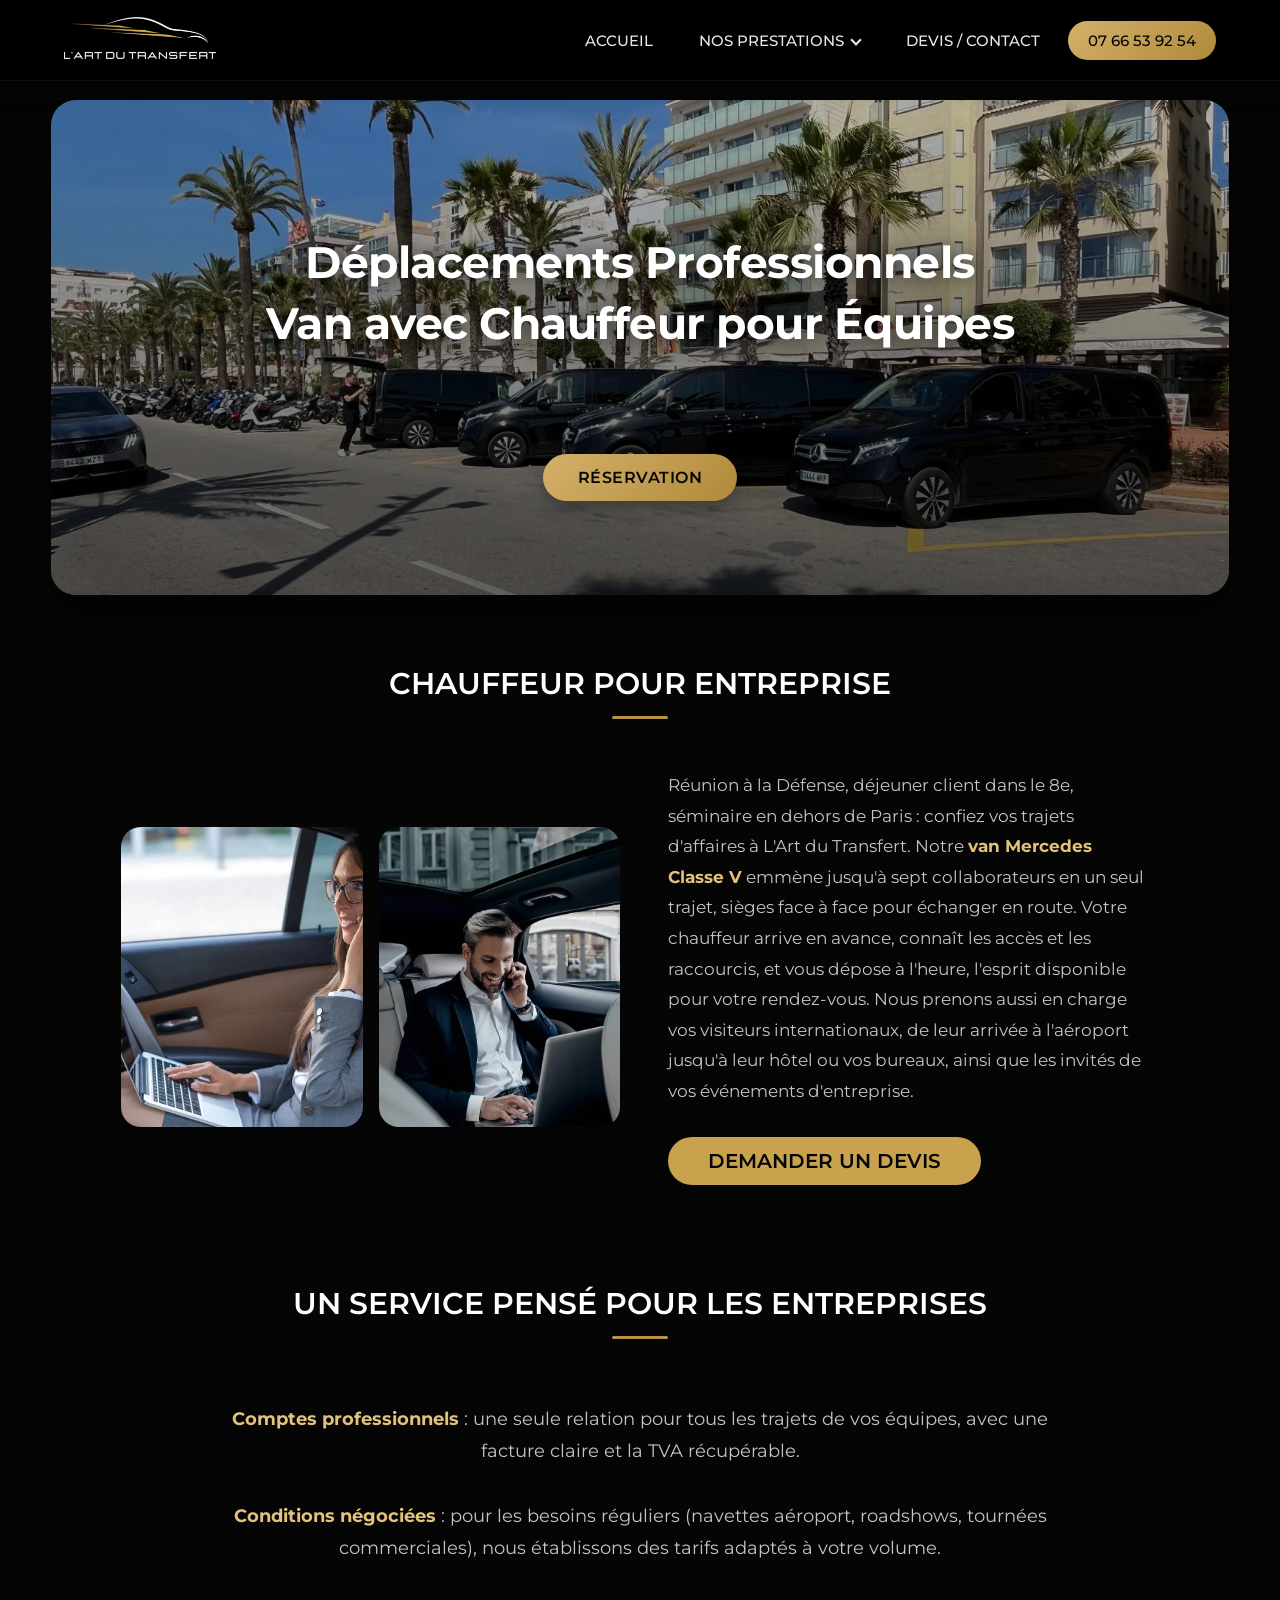
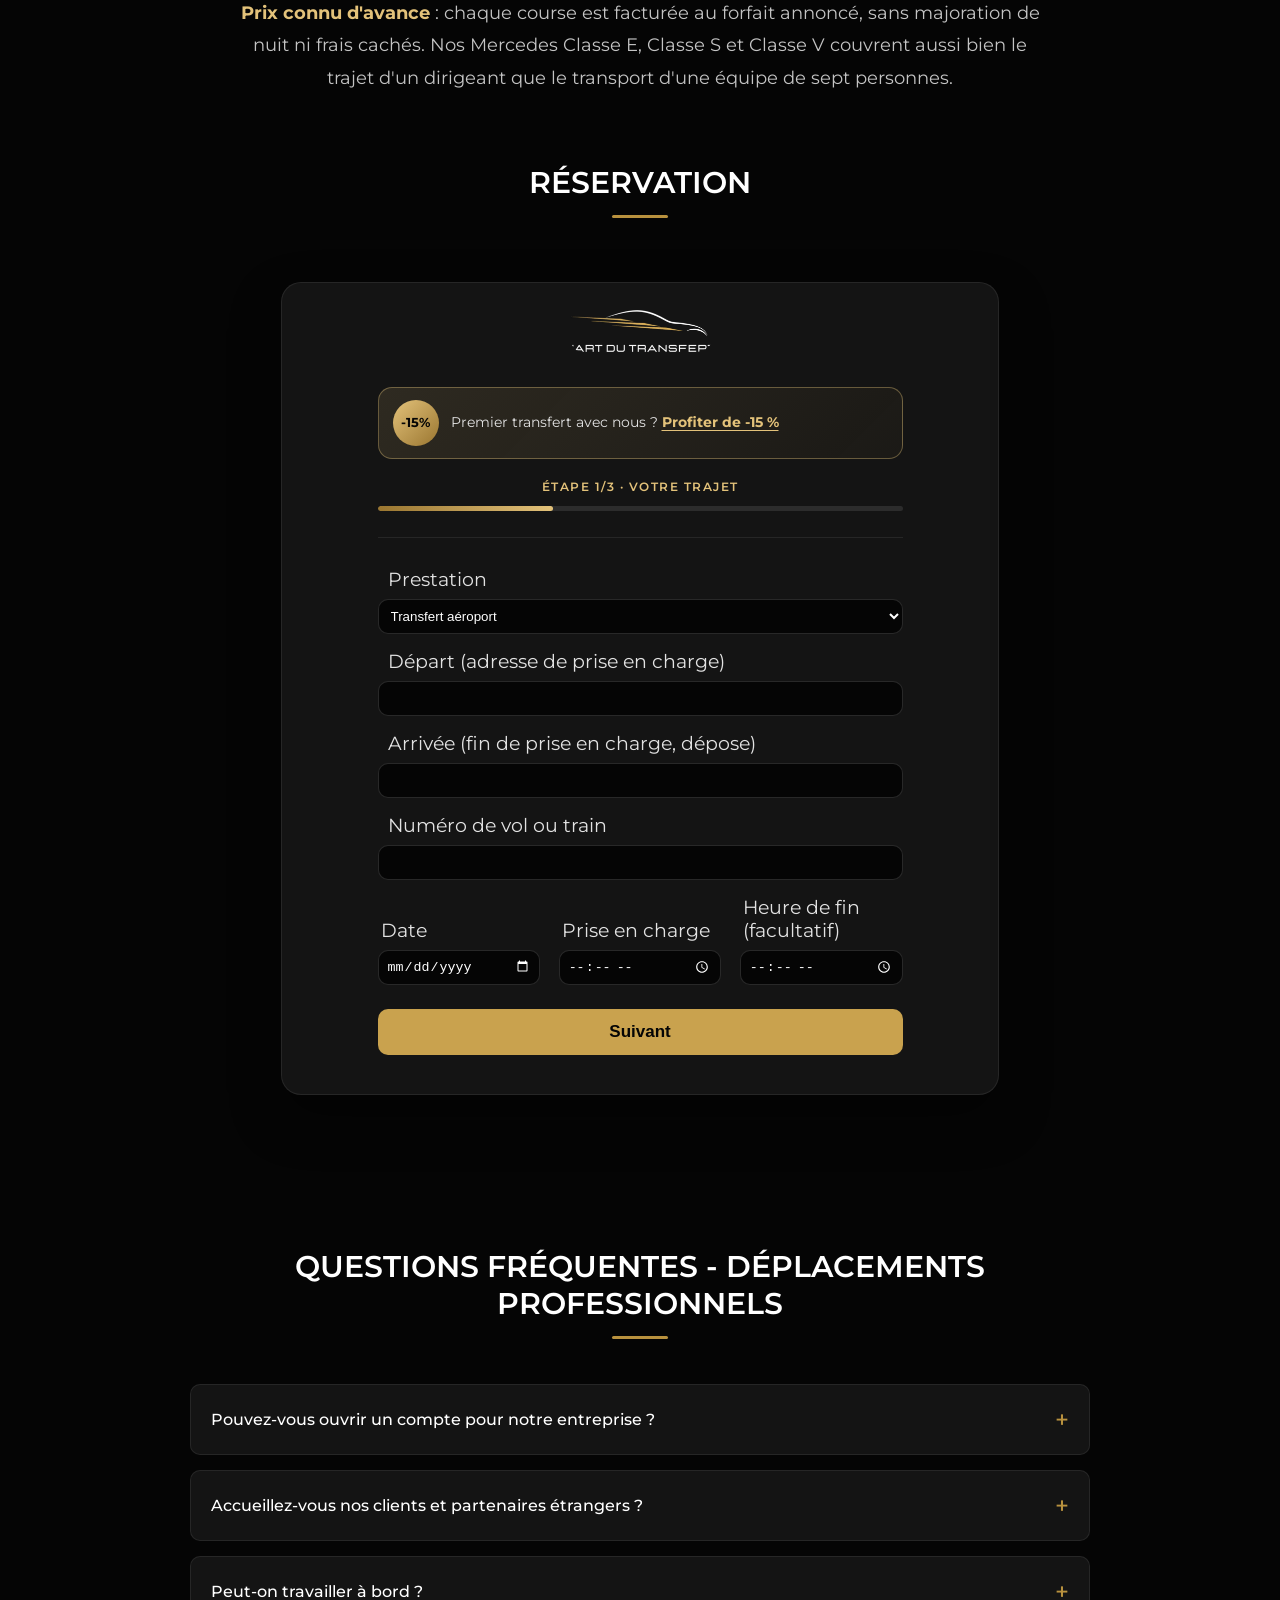
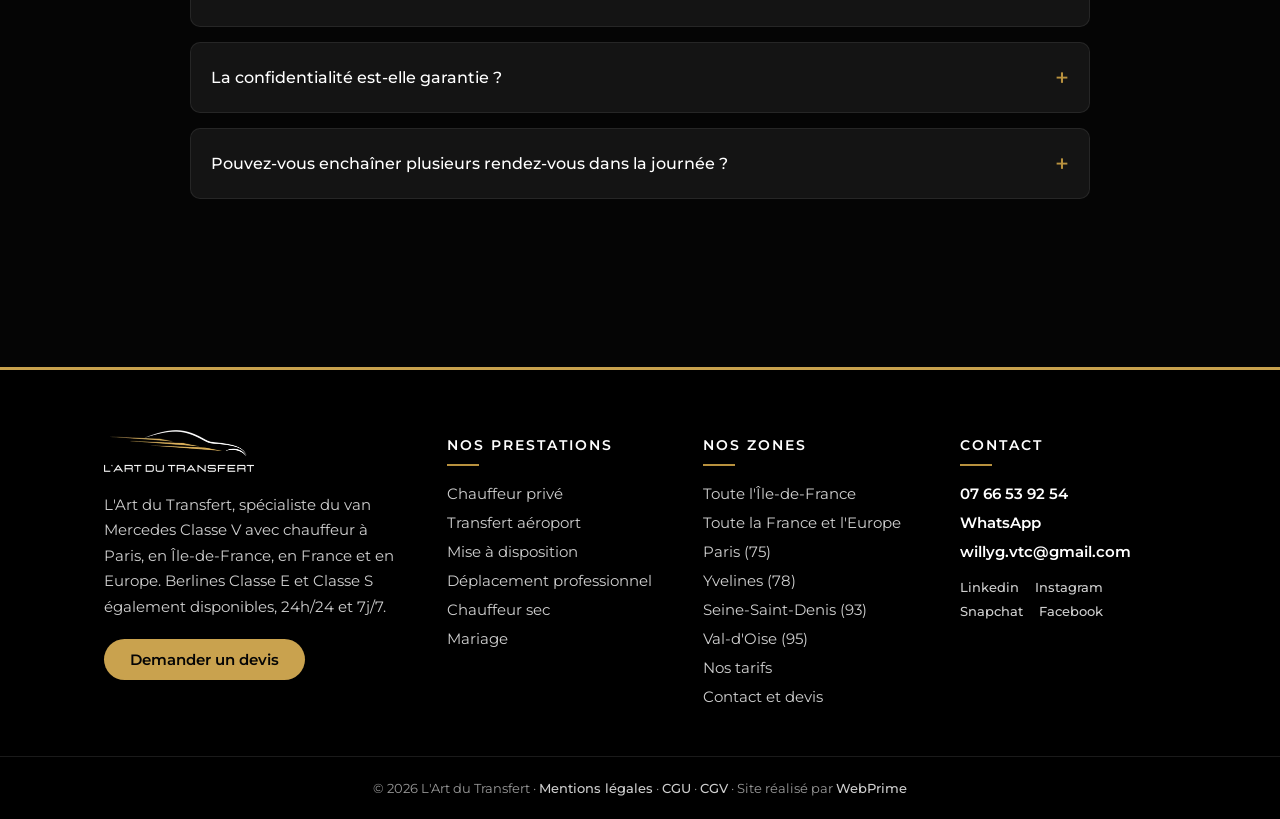
<file: deplacements-professionnels.html>
<!DOCTYPE html>
<html lang="fr">

<head>
    <meta charset="utf-8">
    <meta name="viewport" content="width=device-width, initial-scale=1" />
    <meta name="robots" content="index, follow">
    <link rel="canonical" href="https://art-du-transfert.fr/deplacements-professionnels.html" />
    <meta name="description"
        content="Van Mercedes Classe V avec chauffeur pour vos déplacements professionnels à Paris : transport d&#x27;équipes jusqu&#x27;à 7 personnes, séminaires, salons, navettes aéroport. Berlines pour les dirigeants. TVA récupérable.">
    <link href="style.css" rel="stylesheet">
    <title>Van avec Chauffeur pour Entreprise Paris - Séminaires, Équipes, Déplacements Pro</title>
    <link rel="icon" type="image/x-icon" href="./favicon.ico">
    <link rel="apple-touch-icon" type="image/png" sizes="96x96" href="./logo/apple-icon-96x96.png">
    <link rel="icon" type="image/png" sizes="32x32" href="./logo/android-icon-32x32.png">
    <meta name="msapplication-TileColor" content="#000000">
    <meta name="msapplication-TileImage" content="./logo/ms-icon-32x32.png">
    <meta name="msapplication-TileImage" content="./logo/ms-icon-96x96.png">
    <meta name="theme-color" content="#000000">
    <script type="application/ld+json">
    {
    "@context": "https://schema.org",
    "@type": "LimousineService",
    "name": "L'Art du Transfert",
    "description": "Van Mercedes Classe V avec chauffeur pour vos déplacements professionnels à Paris : transport d'équipes jusqu'à 7 personnes, séminaires, salons, navettes aéroport. Berlines pour les dirigeants. TVA récupérable.",
    "url": "https://art-du-transfert.fr/deplacements-professionnels.html",
    "telephone": "+33766539254",
    "address": {
        "@type": "PostalAddress",
        "addressLocality": "Paris",
        "addressRegion": "Île-de-France",
        "addressCountry": "FR"
    },
    "image": [
        "https://art-du-transfert.fr/deplacement-prof.webp"
    ],
    "hasOfferCatalog": {
        "@type": "OfferCatalog",
        "name": "Déplacements professionnels",
        "itemListElement": [
            {
                "@type": "Offer",
                "itemOffered": {
                    "@type": "Service",
                    "name": "chauffeur déplacement professionnel",
                    "url": "https://art-du-transfert.fr/deplacements-professionnels.html"
                }
            },
            {
                "@type": "Offer",
                "itemOffered": {
                    "@type": "Service",
                    "name": "chauffeur pour entreprise",
                    "url": "https://art-du-transfert.fr/deplacements-professionnels.html"
                }
            },
            {
                "@type": "Offer",
                "itemOffered": {
                    "@type": "Service",
                    "name": "navette aéroport collaborateurs",
                    "url": "https://art-du-transfert.fr/transfert-aeroport.html"
                }
            },
            {
                "@type": "Offer",
                "itemOffered": {
                    "@type": "Service",
                    "name": "transport invités séminaire",
                    "url": "https://art-du-transfert.fr/deplacements-professionnels.html"
                }
            },
            {
                "@type": "Offer",
                "itemOffered": {
                    "@type": "Service",
                    "name": "mise à disposition chauffeur affaires",
                    "url": "https://art-du-transfert.fr/mise-a-disposition-chauffeur.html"
                }
            },
            {
                "@type": "Offer",
                "itemOffered": {
                    "@type": "Service",
                    "name": "voiture avec chauffeur Paris",
                    "url": "https://art-du-transfert.fr/chauffeur-prive-paris-75.html"
                }
            }
        ]
    },

    "areaServed": {
        "@type": "AdministrativeArea",
        "name": "Île-de-France"
    }
    }
    </script>

    <script type="application/ld+json">
    {
        "@context": "https://schema.org",
        "@type": "FAQPage",
        "mainEntity": [
            {
                "@type": "Question",
                "name": "Pouvez-vous ouvrir un compte pour notre entreprise ?",
                "acceptedAnswer": {
                    "@type": "Answer",
                    "text": "Oui. Nous ouvrons des comptes professionnels avec facturation et TVA récupérable, et proposons des conditions négociées aux sociétés qui ont des besoins réguliers."
                }
            },
            {
                "@type": "Question",
                "name": "Accueillez-vous nos clients et partenaires étrangers ?",
                "acceptedAnswer": {
                    "@type": "Answer",
                    "text": "Oui, votre chauffeur peut les attendre à l'aéroport ou à la gare avec une pancarte nominative, puis les conduire à leur hôtel, à vos bureaux ou sur le lieu de votre événement."
                }
            },
            {
                "@type": "Question",
                "name": "Peut-on travailler à bord ?",
                "acceptedAnswer": {
                    "@type": "Answer",
                    "text": "Nos berlines sont silencieuses et confortables : vous pouvez passer vos appels, relire vos dossiers ou simplement vous reposer entre deux rendez-vous."
                }
            },
            {
                "@type": "Question",
                "name": "La confidentialité est-elle garantie ?",
                "acceptedAnswer": {
                    "@type": "Answer",
                    "text": "Nos chauffeurs sont tenus à une stricte discrétion sur les échanges tenus à bord, les passagers transportés et les lieux desservis."
                }
            },
            {
                "@type": "Question",
                "name": "Pouvez-vous enchaîner plusieurs rendez-vous dans la journée ?",
                "acceptedAnswer": {
                    "@type": "Answer",
                    "text": "Oui, avec la formule de mise à disposition : le chauffeur vous accompagne toute la journée et vous attend entre chaque rendez-vous."
                }
            }
        ]
    }
    </script>
    <link href="https://fonts.googleapis.com/css2?family=Montserrat:wght@400;500;700&display=swap" rel="stylesheet">
    <link rel="preload" href="van-classe-v-hero.webp" as="image">
</head>

<body>
    <header>
        <nav class="navbar">
            <a href="https://art-du-transfert.fr/" class="logo-link">
                <img src="./logo/lart-du-transfert-dore.webp" alt="L'Art du Transfert, chauffeur privé et grande remise" title="L'Art du Transfert" class="logo" loading="lazy" decoding="async">
            </a>
            <input type="checkbox" id="nav-toggle" class="nav-toggle">
            <label for="nav-toggle" class="nav-burger">
                <span></span>
                <span></span>
                <span></span>
            </label>
            <ul class="nav-menu">
                <li class="nav-item">
                    <a href="https://art-du-transfert.fr/" title="chauffeur privé paris">ACCUEIL</a>
                </li>
                <li class="nav-item has-dropdown">
                    <input type="checkbox" id="dropdown-toggle" class="dropdown-toggle">
                    <label for="dropdown-toggle" class="dropdown-label">NOS PRESTATIONS <span class="arrow"></span></label>
                    <ul class="dropdown">
                        <li><a href="chauffeur-prive-paris-75.html" title="chauffeur privé paris">Chauffeur privé</a></li>
                        <li><a href="transfert-aeroport.html" title="transfert aéroport">Transfert Aéroport</a></li>
                        <li><a href="mise-a-disposition-chauffeur.html" title="mise à disposition avec chauffeur">Mise à Disposition</a></li>
                        <li><a href="deplacements-professionnels.html" title="chauffeur de luxe">Déplacement professionnel</a></li>
                        <li><a href="location-chauffeur-sans-voiture.html" title="chauffeur sec">Chauffeur Sec</a></li>
                        <li><a href="chauffeur-mariage.html" title="location voiture mariage avec chauffeur">Mariage</a></li>
                    </ul>
                </li>
                <li class="nav-item">
                    <a href="contact.html" title="devis chauffeur privé">DEVIS / CONTACT</a>
                </li>
                <li class="nav-item nav-cta">
                    <a href="tel:+33766539254" title="appeler L'Art du Transfert">07 66 53 92 54</a>
                </li>
            </ul>
        </nav>
    </header>
    <main>
        <div class="img-index">
            <img src="van-classe-v-hero.webp" alt="van Mercedes Classe V avec chauffeur" class="background-image">
            <h1><i>Déplacements Professionnels<br>Van avec Chauffeur pour Équipes</i></h1>
            <a class="bouton-1" href="contact.html" title="chauffeur privé">RÉSERVATION</a>
        </div>
        <section>
            <h2>CHAUFFEUR POUR ENTREPRISE</h2>
            <div class="services-pc">
                <img src="deplacement-pro.webp" alt="chauffeur pour entreprise Paris" title="déplacement professionnel" loading="lazy"
                    decoding="async">
                <img src="deplacement-prof.webp" alt="berline avec chauffeur affaires" title="chauffeur d'affaires" loading="lazy"
                    decoding="async">
            </div>
            <div class="services-mob">
                <img src="deplacement-prof.webp" alt="chauffeur d'affaires Paris" title="déplacement professionnel" loading="lazy"
                    decoding="async">
            </div>
            <div class="texte1">
                <p>
                    Réunion à la Défense, déjeuner client dans le 8e, séminaire en dehors de Paris : confiez vos
                    trajets d'affaires à L'Art du Transfert. Notre <strong>van Mercedes Classe V</strong> emmène
                    jusqu'à sept collaborateurs en un seul trajet, sièges face à face pour échanger en route. Votre chauffeur arrive en avance, connaît les accès
                    et les raccourcis, et vous dépose à l'heure, l'esprit disponible pour votre rendez-vous.
                    Nous prenons aussi en charge vos visiteurs internationaux, de leur arrivée à l'aéroport jusqu'à
                    leur hôtel ou vos bureaux, ainsi que les invités de vos événements d'entreprise.
                </p>
            </div>
            <a class="bouton-3" href="contact.html" title="devis chauffeur entreprise">DEMANDER UN DEVIS</a>
        </section>
        <h2>UN SERVICE PENSÉ POUR LES ENTREPRISES</h2>
        <div class="texte1">
            <p><strong>Comptes professionnels</strong> : une seule relation pour tous les trajets de vos équipes,
                avec une facture claire et la TVA récupérable. <br><br>
                <strong>Conditions négociées</strong> : pour les besoins réguliers (navettes aéroport, roadshows,
                tournées commerciales), nous établissons des tarifs adaptés à votre volume. <br><br>
                <strong>Prix connu d'avance</strong> : chaque course est facturée au forfait annoncé, sans majoration
                de nuit ni frais cachés. Nos Mercedes Classe E, Classe S et Classe V couvrent aussi bien le trajet
                d'un dirigeant que le transport d'une équipe de sept personnes.</p>
        </div>
        <h2>RÉSERVATION</h2>
        <div class="form-container">
            <div class="image-container">
                <img src="./logo/lart-du-transfert-dore-300.webp" alt="L'Art du Transfert chauffeur privé Paris" title="L'Art du Transfert" loading="lazy" decoding="async">
            </div>
            <form id="contactForm" action="https://webprime.app/webhook/contact/122df4dd24c7aa04f24c69896a1f8dae76427f45d6d30b6a4fad8a621d08f224" method="POST" onsubmit="return sendBoth(event)">
                <div class="hp-wrap">
                    <label for="website">Votre site web :</label>
                    <input type="text" id="website" name="_honey" autocomplete="off">
                </div>

                <div class="form-progress">
                    <div class="form-progress-bar"><span id="formProgressFill"></span></div>
                    <div class="form-progress-label">Étape <span id="formStepNum">1</span>/3 &middot; <span id="formStepName">Votre trajet</span></div>
                </div>

                <div class="form-step" data-name="Votre trajet">
                    <label for="prestation">Prestation</label>
                    <select id="prestation" name="prestation">
                        <option value="Transfert aeroport">Transfert aéroport</option>
                        <option value="Mise a disposition">Mise à disposition</option>
                        <option value="Deplacement pro">Déplacement professionnel</option>
                        <option value="Trajet Prive">Trajet Privé</option>
                        <option value="Chauffeur Sec">Chauffeur Sec</option>
                        <option value="Mariage">Mariage</option>
                        <option value="Longue distance">Longue distance / Europe</option>
                        <option value="Tourisme">Tourisme</option>
                        <option value="Autre">Autre</option>
                    </select>

                    <label for="departure1">Départ (adresse de prise en charge)</label>
                    <input type="text" id="departure1" name="lieu_depart" required>

                    <label for="arrival1">Arrivée (fin de prise en charge, dépose)</label>
                    <input type="text" id="arrival1" name="lieu_arrivee" required>

                    <label for="numero">Numéro de vol ou train</label>
                    <input type="text" id="numero" name="numero">

                    <div class="inline-container">
                        <div class="inline-item">
                            <label for="date">Date</label>
                            <input type="date" id="date" name="date" required>
                        </div>
                        <div class="inline-item">
                            <label for="heure">Prise en charge</label>
                            <input type="time" id="heure" name="heure" required>
                        </div>
                        <div class="inline-item">
                            <label for="heure_fin">Heure de fin (facultatif)</label>
                            <input type="time" id="heure_fin" name="heure_fin">
                        </div>
                    </div>
                </div>

                <div class="form-step" data-name="Passagers &amp; bagages">
                    <div class="inline-container">
                        <div class="inline-item">
                            <label for="passengers">Adultes</label>
                            <select id="passengers" name="passagers">
                                <option value="1">1</option>
                                <option value="2">2</option>
                                <option value="3">3</option>
                                <option value="4">4</option>
                                <option value="5">5</option>
                                <option value="6">6</option>
                                <option value="7">7</option>
                            </select>
                        </div>
                        <div class="inline-item">
                            <label for="children">Enfants</label>
                            <select id="children" name="enfants">
                                <option value="0">0</option>
                                <option value="1">1</option>
                                <option value="2">2</option>
                                <option value="3">3</option>
                            </select>
                        </div>
                    </div>

                    <div class="inline-container">
                        <div class="inline-item">
                            <label for="luggage">Bagages</label>
                            <select id="luggage" name="bagages">
                                <option value="0">0</option>
                                <option value="1">1</option>
                                <option value="2">2</option>
                                <option value="3">3</option>
                                <option value="4">4</option>
                                <option value="5">5</option>
                                <option value="6">6</option>
                                <option value="7">7</option>
                                <option value="8">8</option>
                            </select>
                        </div>
                        <div class="inline-item">
                            <label for="car-seats">Sièges auto</label>
                            <select id="car-seats" name="sieges_auto">
                                <option value="0">0</option>
                                <option value="1">1</option>
                                <option value="2">2</option>
                                <option value="3">3</option>
                            </select>
                        </div>
                        <div class="inline-item">
                            <label for="rehausseur">Rehausseur</label>
                            <select id="rehausseur" name="rehausseur">
                                <option value="0">0</option>
                                <option value="1">1</option>
                                <option value="2">2</option>
                                <option value="3">3</option>
                            </select>
                        </div>
                    </div>
                </div>

                <div class="form-step" data-name="Vos coordonnées">
                    <label for="name">Nom / Prénom</label>
                    <input type="text" id="name" name="nom" required pattern="[A-Za-zÀ-ÿ' -]{2,60}" title="Indiquez votre nom (lettres uniquement, 2 à 60 caractères)">

                    <label for="tel">Téléphone :</label>
                    <input type="tel" id="tel" name="tel" pattern="(?:0[1-9](?:[ .\-]?\d{2}){4}|(?:\+|00)[ .]?[1-9](?:[ .\(\)\-]{0,2}\d){6,16})" maxlength="25" inputmode="tel" title="Numéro français (06 12 34 56 78) ou étranger avec l’indicatif du pays (+34, +44, +1, +212, +971…)" required>

                    <label for="email">Email</label>
                    <input type="email" id="email" name="email" required>

                    <label for="comments">Commentaires</label>
                    <textarea id="comments" name="commentaires" rows="4"></textarea>
                </div>

                <div class="form-nav">
                    <button type="button" class="form-prev" id="formPrev">Précédent</button>
                    <button type="button" class="form-next" id="formNext">Suivant</button>
                    <button type="submit" class="form-submit" id="formSubmit">ENVOYER</button>
                </div>
            </form>
            <div class="contact-thanks" style="display:none; padding: 30px 20px; background-color: #111111; border: 2px solid #c9a24e; border-radius: 8px; text-align: center; margin-top: 20px;">
                <h3 style="color: #e3c27a; margin: 0 0 10px 0;">Merci pour votre demande !</h3>
                <p style="margin: 0; color: #ffffff; font-size: 1.05em;">Nous vous recontactons rapidement.</p>
            </div>
        </div>
    </main>
    <section class="faq-section">
        <h2>QUESTIONS FRÉQUENTES - DÉPLACEMENTS PROFESSIONNELS</h2>
        <div class="faq-item">
            <input type="checkbox" id="faq1">
            <label for="faq1">Pouvez-vous ouvrir un compte pour notre entreprise ?</label>
            <div class="faq-answer">
                <p>Oui. Nous ouvrons des comptes professionnels avec facturation et TVA récupérable, et proposons des conditions négociées aux sociétés qui ont des besoins réguliers.</p>
            </div>
        </div>
        <div class="faq-item">
            <input type="checkbox" id="faq2">
            <label for="faq2">Accueillez-vous nos clients et partenaires étrangers ?</label>
            <div class="faq-answer">
                <p>Oui, votre chauffeur peut les attendre à l'aéroport ou à la gare avec une pancarte nominative, puis les conduire à leur hôtel, à vos bureaux ou sur le lieu de votre événement.</p>
            </div>
        </div>
        <div class="faq-item">
            <input type="checkbox" id="faq3">
            <label for="faq3">Peut-on travailler à bord ?</label>
            <div class="faq-answer">
                <p>Nos berlines sont silencieuses et confortables : vous pouvez passer vos appels, relire vos dossiers ou simplement vous reposer entre deux rendez-vous.</p>
            </div>
        </div>
        <div class="faq-item">
            <input type="checkbox" id="faq4">
            <label for="faq4">La confidentialité est-elle garantie ?</label>
            <div class="faq-answer">
                <p>Nos chauffeurs sont tenus à une stricte discrétion sur les échanges tenus à bord, les passagers transportés et les lieux desservis.</p>
            </div>
        </div>
        <div class="faq-item">
            <input type="checkbox" id="faq5">
            <label for="faq5">Pouvez-vous enchaîner plusieurs rendez-vous dans la journée ?</label>
            <div class="faq-answer">
                <p>Oui, avec la formule de mise à disposition : le chauffeur vous accompagne toute la journée et vous attend entre chaque rendez-vous.</p>
            </div>
        </div>
    </section>
    <footer class="site-footer" id="contactez-nous">
        <div class="footer-grid">
            <div class="footer-col footer-brand">
                <img src="./logo/lart-du-transfert-dore-300.webp" alt="L'Art du Transfert chauffeur privé Paris" title="L'Art du Transfert" class="footer-logo" width="150" height="41" loading="lazy" decoding="async">
                <p>L'Art du Transfert, spécialiste du van Mercedes Classe V avec chauffeur à Paris, en Île-de-France, en France et en Europe. Berlines Classe E et Classe S également disponibles, 24h/24 et 7j/7.</p>
                <a class="footer-cta" href="contact.html" title="devis chauffeur privé">Demander un devis</a>
            </div>
            <div class="footer-col">
                <h4>NOS PRESTATIONS</h4>
                <ul>
                    <li><a href="chauffeur-prive-paris-75.html" title="chauffeur privé paris">Chauffeur privé</a></li>
                    <li><a href="transfert-aeroport.html" title="transfert aéroport">Transfert aéroport</a></li>
                    <li><a href="mise-a-disposition-chauffeur.html" title="mise à disposition avec chauffeur">Mise à disposition</a></li>
                    <li><a href="deplacements-professionnels.html" title="déplacement professionnel">Déplacement professionnel</a></li>
                    <li><a href="location-chauffeur-sans-voiture.html" title="chauffeur sec">Chauffeur sec</a></li>
                    <li><a href="chauffeur-mariage.html" title="chauffeur mariage">Mariage</a></li>
                </ul>
            </div>
            <div class="footer-col">
                <h4>NOS ZONES</h4>
                <ul>
                    <li class="zone-info">Toute l'Île-de-France</li>
                    <li class="zone-info">Toute la France et l'Europe</li>
                    <li><a href="chauffeur-prive-paris-75.html" title="chauffeur privé paris 75">Paris (75)</a></li>
                    <li><a href="chauffeur-prive-78.html" title="chauffeur privé yvelines">Yvelines (78)</a></li>
                    <li><a href="chauffeur-prive-93.html" title="chauffeur privé seine-saint-denis">Seine-Saint-Denis (93)</a></li>
                    <li><a href="chauffeur-prive-95.html" title="chauffeur privé val-d'oise">Val-d'Oise (95)</a></li>
                    <li><a href="index.html#tarifs" title="tarifs van avec chauffeur">Nos tarifs</a></li>
                    <li><a href="contact.html" title="devis chauffeur privé">Contact et devis</a></li>
                </ul>
            </div>
            <div class="footer-col">
                <h4>CONTACT</h4>
                <ul class="footer-contact">
                    <li><a href="tel:+33766539254" title="tel">07 66 53 92 54</a></li>
                    <li><a href="https://wa.me/33766539254" target="_blank" title="WhatsApp">WhatsApp</a></li>
                    <li><a href="mailto:willyg.vtc@gmail.com" title="email">willyg.vtc@gmail.com</a></li>
                </ul>
                <div class="footer-social">
                    <a href="https://fr.linkedin.com/" target="_blank" title="LinkedIn L'Art du Transfert">Linkedin</a>
                    <a href="https://www.instagram.com/" target="_blank" title="Instagram L'Art du Transfert">Instagram</a>
                    <a href="https://www.snapchat.com/" target="_blank" title="Snapchat L'Art du Transfert">Snapchat</a>
                    <a href="https://www.facebook.com/" target="_blank" title="Facebook L'Art du Transfert">Facebook</a>
                </div>
            </div>
        </div>
        <div class="footer-bottom">
            <p>&copy; 2026 L'Art du Transfert &middot; <a href="mentions-legales.html">Mentions légales</a> &middot; <a href="cgu.html">CGU</a> &middot; <a href="cgv.html">CGV</a> &middot; Site réalisé par <a href="https://webprime.app/" target="_blank">WebPrime</a></p>
        </div>
        <div class="whats-icon"><a href="https://wa.me/33766539254" title="réservation chauffeur privé"
                target="_blank"><img src="numero-chauffeur-prive.webp" alt="contact"></a>
        </div>
    </footer>
    <script>
        const list = document.querySelectorAll('.list');
        function activeLink() {
            list.forEach((item) =>
                item.classList.remove('active'));
            this.classList.add('active');
        }
        list.forEach((item) =>
            item.addEventListener('mouseover', activeLink));
    </script>
    <script>
        document.querySelectorAll('.nav-menu a').forEach(function(link) {
            link.addEventListener('click', function() {
                document.getElementById('nav-toggle').checked = false;
            });
        });
    </script>
        <script>
    function sendBoth(e) {
        e.preventDefault();
        var form = e.target;
        var btn = form.querySelector('button[type="submit"]');
        var honeyField = form.querySelector('[name="_honey"]');
        if (honeyField && honeyField.value) return false;
        btn.textContent = 'Envoi en cours...';
        btn.disabled = true;
                var nom = (form.querySelector('[name="nom"]') || {}).value || '';
        var tel = (form.querySelector('[name="tel"]') || {}).value || '';
        var email = (form.querySelector('[name="email"]') || {}).value || '';
        var prestation = (form.querySelector('[name="prestation"]') || {}).value || '';
        var depart = (form.querySelector('[name="lieu_depart"]') || {}).value || '';
        var arrivee = (form.querySelector('[name="lieu_arrivee"]') || {}).value || '';
        var numero = (form.querySelector('[name="numero"]') || {}).value || '';
        var date = (form.querySelector('[name="date"]') || {}).value || '';
        var heure = (form.querySelector('[name="heure"]') || {}).value || '';
        var heureFin = (form.querySelector('[name="heure_fin"]') || {}).value || '';
        var passagers = (form.querySelector('[name="passagers"]') || {}).value || '';
        var enfants = (form.querySelector('[name="enfants"]') || {}).value || '';
        var bagages = (form.querySelector('[name="bagages"]') || {}).value || '';
        var sieges = (form.querySelector('[name="sieges_auto"]') || {}).value || '';
        var rehausseur = (form.querySelector('[name="rehausseur"]') || {}).value || '';
        var commentaires = (form.querySelector('[name="commentaires"]') || {}).value || '';
        var webhookData = new FormData();
        webhookData.append('name', nom);
        webhookData.append('email', email);
        webhookData.append('tel', tel);
        webhookData.append('service', prestation);
        var msg = 'Prestation : ' + prestation
            + '\nDepart : ' + depart
            + '\nArrivee : ' + arrivee
            + '\nNumero de vol/train : ' + numero
            + '\nDate : ' + date + ' a ' + heure
            + (heureFin ? '\nHeure de fin prevue : ' + heureFin : '')
            + '\nPassagers : ' + passagers + ' adulte(s), ' + enfants + ' enfant(s)'
            + '\nBagages : ' + bagages + ' | Sieges auto : ' + sieges + ' | Rehausseur : ' + rehausseur
            + '\n\nCommentaires : ' + commentaires;
        if (window.ADT_PROMO) msg = window.ADT_PROMO.appliquer(webhookData, msg);
        webhookData.append('message', msg);
        var p1 = fetch('https://webprime.app/webhook/contact/122df4dd24c7aa04f24c69896a1f8dae76427f45d6d30b6a4fad8a621d08f224', {
            method: 'POST',
            body: webhookData,
            keepalive: true
        }).catch(function() {});
        var shown = false;
        var showThanks = function() {
            if (shown) return;
            shown = true;
            form.style.display = 'none';
            var thanks = form.nextElementSibling;
            while (thanks && !(thanks.classList && thanks.classList.contains('contact-thanks'))) {
                thanks = thanks.nextElementSibling;
            }
            if (thanks) thanks.style.display = 'block';
        };
        Promise.allSettled([p1]).then(showThanks);
        setTimeout(showThanks, 3000);
        return false;
    }
    </script>
    <nav class="bottom-nav">
        <a href="https://art-du-transfert.fr/" class="bottom-nav-item" title="Accueil chauffeur privé Paris">
            <span class="bottom-nav-icon"><svg viewBox="0 0 24 24"><path d="M3 11l9-8 9 8"/><path d="M5 10v10h14V10"/></svg></span>
            <span class="bottom-nav-label">Accueil</span>
        </a>
        <a href="chauffeur-prive-paris-75.html" class="bottom-nav-item" title="Nos prestations de chauffeur privé">
            <span class="bottom-nav-icon"><svg viewBox="0 0 24 24"><path d="M4 12l1.8-4.5c.3-.6.9-1 1.6-1h9.2c.7 0 1.3.4 1.6 1L20 12v5h-2.5v-2h-11v2H4z"/><circle cx="7.5" cy="14.5" r="1.5"/><circle cx="16.5" cy="14.5" r="1.5"/></svg></span>
            <span class="bottom-nav-label">Services</span>
        </a>
        <a href="contact.html" class="bottom-nav-item" title="Devis chauffeur privé">
            <span class="bottom-nav-icon"><svg viewBox="0 0 24 24"><path d="M6 3h12v18l-3-2-3 2-3-2-3 2z"/><path d="M9 8h6M9 12h6"/></svg></span>
            <span class="bottom-nav-label">Devis</span>
        </a>
        <a href="tel:+33766539254" class="bottom-nav-item bottom-nav-call" title="Appeler L'Art du Transfert">
            <span class="bottom-nav-icon"><svg viewBox="0 0 24 24"><path d="M6.6 10.8c1.4 2.8 3.8 5.1 6.6 6.6l2.2-2.2c.3-.3.7-.4 1-.2 1.1.4 2.3.6 3.5.6.6 0 1 .4 1 1V20c0 .6-.4 1-1 1C10.6 21 3 13.4 3 4c0-.6.4-1 1-1h3.5c.6 0 1 .4 1 1 0 1.2.2 2.4.6 3.5.1.4 0 .8-.3 1z"/></svg></span>
            <span class="bottom-nav-label">Appeler</span>
        </a>
        <a href="https://wa.me/33766539254" target="_blank" class="bottom-nav-item bottom-nav-whatsapp" title="Réservation WhatsApp chauffeur privé">
            <span class="bottom-nav-icon"><svg viewBox="0 0 24 24"><path d="M17.472 14.382c-.297-.149-1.758-.867-2.03-.967-.273-.099-.471-.148-.67.15-.197.297-.767.966-.94 1.164-.173.199-.347.223-.644.075-.297-.15-1.255-.463-2.39-1.475-.883-.788-1.48-1.761-1.653-2.059-.173-.297-.018-.458.13-.606.134-.133.298-.347.446-.52.149-.174.198-.298.298-.497.099-.198.05-.371-.025-.52-.075-.149-.669-1.612-.916-2.207-.242-.579-.487-.5-.669-.51-.173-.008-.371-.01-.57-.01-.198 0-.52.074-.792.372-.272.297-1.04 1.016-1.04 2.479 0 1.462 1.065 2.875 1.213 3.074.149.198 2.096 3.2 5.077 4.487.709.306 1.262.489 1.694.625.712.227 1.36.195 1.871.118.571-.085 1.758-.719 2.006-1.413.248-.694.248-1.289.173-1.413-.074-.124-.272-.198-.57-.347m-5.421 7.403h-.004a9.87 9.87 0 01-5.031-1.378l-.361-.214-3.741.982.998-3.648-.235-.374a9.86 9.86 0 01-1.51-5.26c.001-5.45 4.436-9.884 9.888-9.884 2.64 0 5.122 1.03 6.988 2.898a9.825 9.825 0 012.893 6.994c-.003 5.45-4.437 9.884-9.885 9.884z"/></svg></span>
            <span class="bottom-nav-label">WhatsApp</span>
        </a>
    </nav>
    <script>
    (function(){
        var form = document.getElementById('contactForm');
        if(!form) return;
        var steps = [].slice.call(form.querySelectorAll('.form-step'));
        if(steps.length < 2) return;
        var prev = form.querySelector('#formPrev'),
            next = form.querySelector('#formNext'),
            submit = form.querySelector('#formSubmit'),
            fill = form.querySelector('#formProgressFill'),
            snum = form.querySelector('#formStepNum'),
            sname = form.querySelector('#formStepName');
        var cur = 0;
        function show(i){
            cur = i;
            steps.forEach(function(s, idx){
                if(idx === i){ s.removeAttribute('hidden'); }
                else { s.setAttribute('hidden',''); }
            });
            if(prev) prev.style.display = i === 0 ? 'none' : 'inline-flex';
            if(next) next.style.display = i === steps.length - 1 ? 'none' : 'inline-flex';
            if(submit) submit.style.display = i === steps.length - 1 ? 'inline-flex' : 'none';
            if(fill) fill.style.width = ((i + 1) / steps.length * 100) + '%';
            if(snum) snum.textContent = i + 1;
            if(sname) sname.textContent = steps[i].getAttribute('data-name');
        }
        function valid(i){
            var f = steps[i].querySelectorAll('input, select, textarea');
            for(var j = 0; j < f.length; j++){
                if(!f[j].checkValidity()){ f[j].reportValidity(); return false; }
            }
            return true;
        }
        if(next) next.addEventListener('click', function(){ if(valid(cur)) show(Math.min(cur + 1, steps.length - 1)); });
        if(prev) prev.addEventListener('click', function(){ show(Math.max(cur - 1, 0)); });
        show(0);
    })();
    </script>
    <script src="bienvenue.js" defer></script>
</body>

</html>
</file>
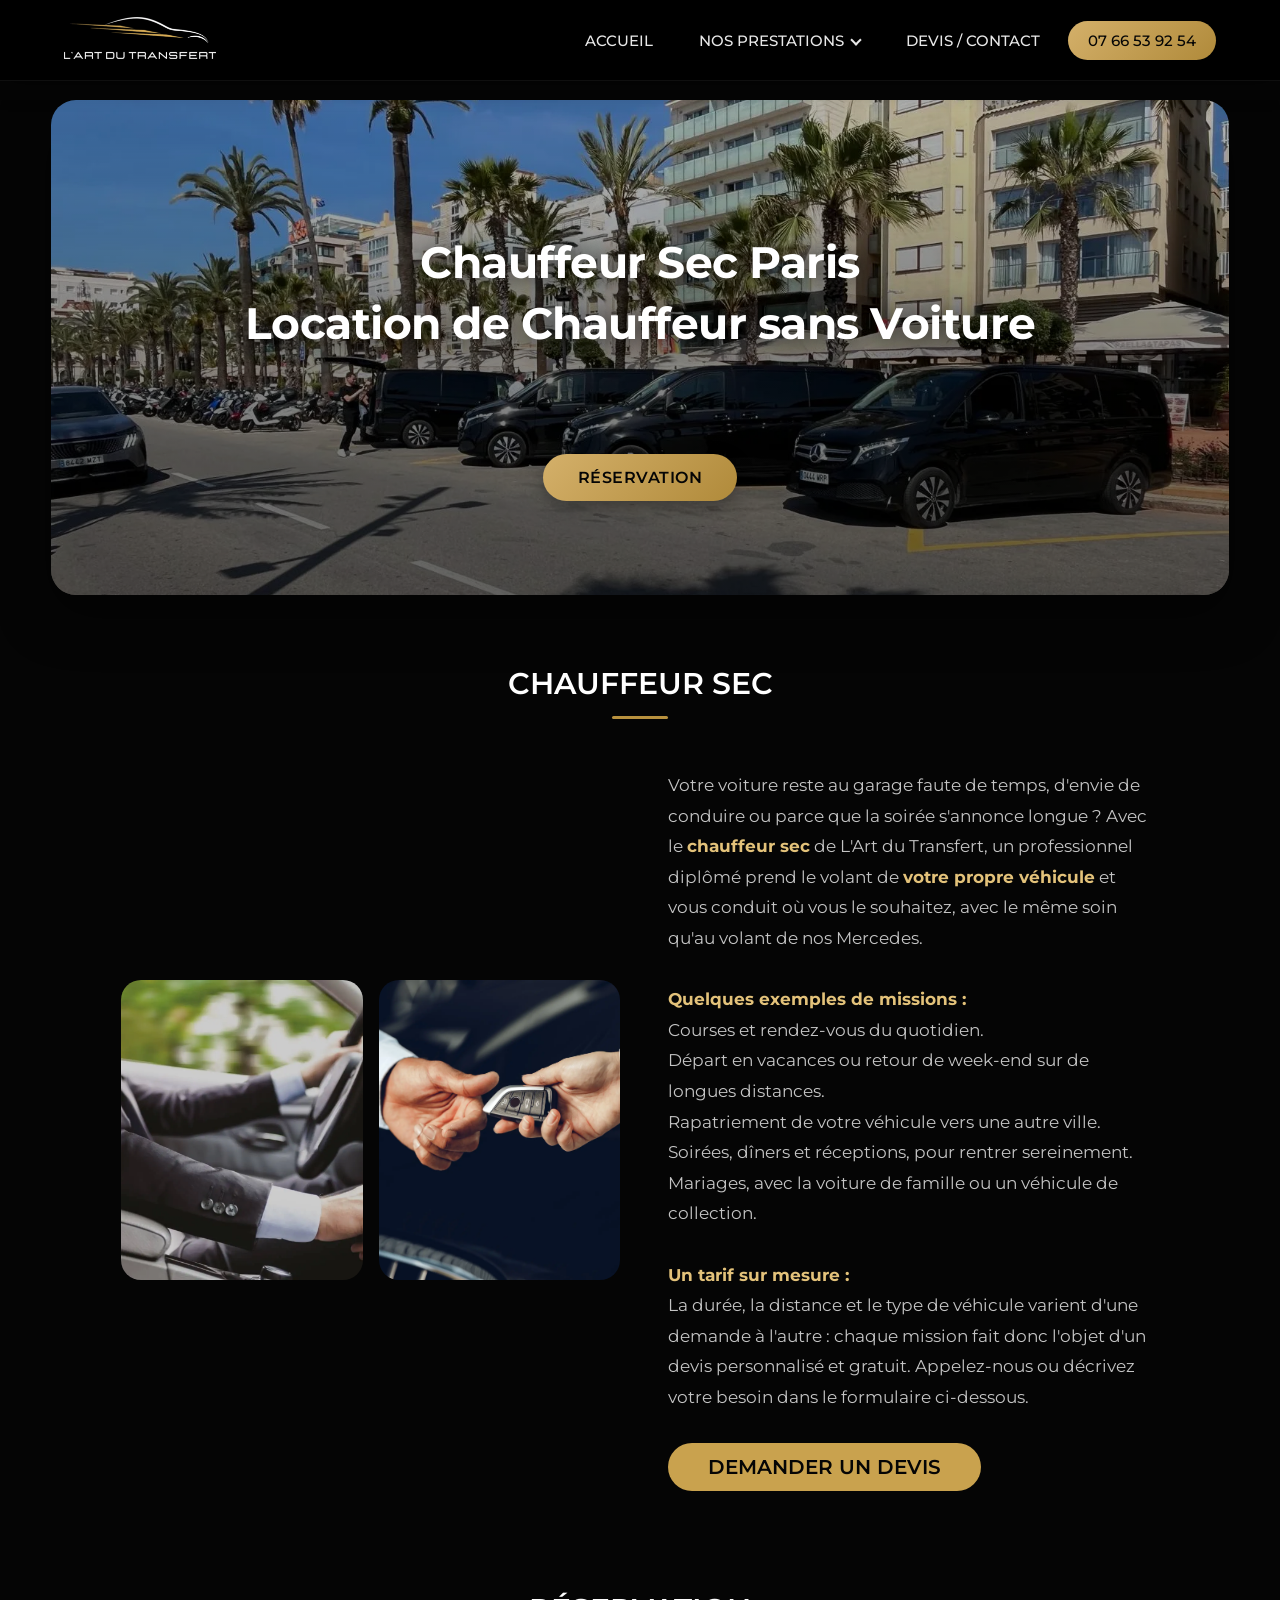
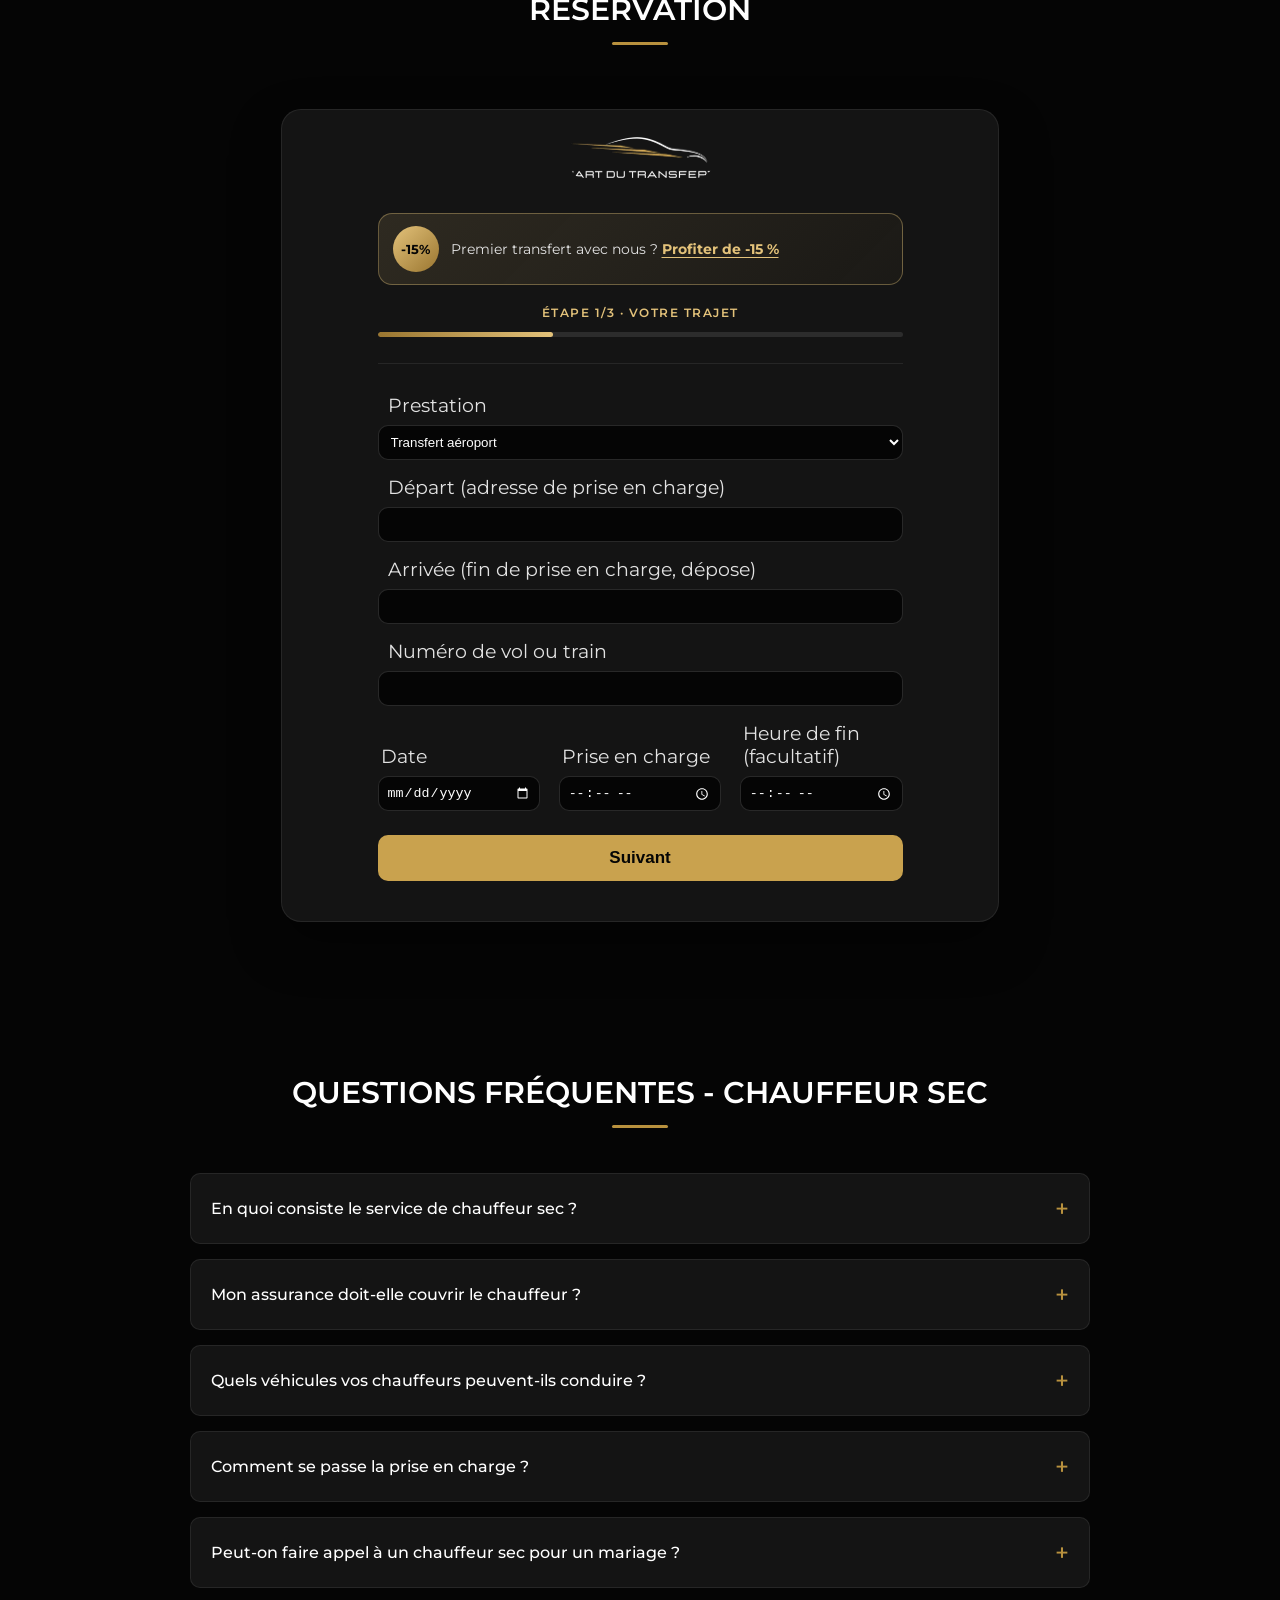
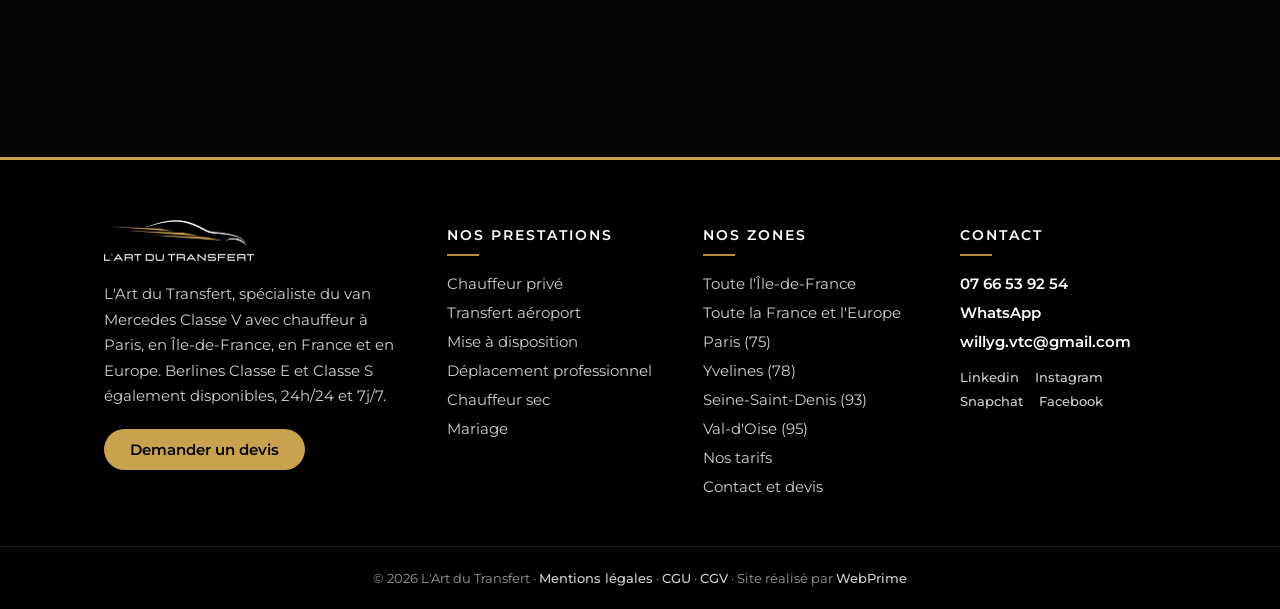
<file: location-chauffeur-sans-voiture.html>
<!DOCTYPE html>
<html lang="fr">

<head>
    <meta charset="utf-8">
    <meta name="viewport" content="width=device-width, initial-scale=1" />
    <meta name="robots" content="index, follow">
    <link rel="canonical" href="https://art-du-transfert.fr/location-chauffeur-sans-voiture.html" />
    <meta name="description"
        content="Chauffeur sec à Paris et en Île-de-France : L&#x27;Art du Transfert met à votre service un chauffeur professionnel pour conduire votre propre véhicule, pour une soirée, un voyage ou au quotidien. Sur devis.">
    <link href="style.css" rel="stylesheet">
    <title>Chauffeur Sec Paris - Location de Chauffeur sans Voiture | L'Art du Transfert</title>
    <link rel="icon" type="image/x-icon" href="./favicon.ico">
    <link rel="apple-touch-icon" type="image/png" sizes="96x96" href="./logo/apple-icon-96x96.png">
    <link rel="icon" type="image/png" sizes="32x32" href="./logo/android-icon-32x32.png">
    <meta name="msapplication-TileColor" content="#000000">
    <meta name="msapplication-TileImage" content="./logo/ms-icon-32x32.png">
    <meta name="msapplication-TileImage" content="./logo/ms-icon-96x96.png">
    <meta name="theme-color" content="#000000">
    <script type="application/ld+json">
    {
    "@context": "https://schema.org",
    "@type": "LimousineService",
    "name": "L'Art du Transfert",
    "description": "Chauffeur sec à Paris et en Île-de-France : L'Art du Transfert met à votre service un chauffeur professionnel pour conduire votre propre véhicule, pour une soirée, un voyage ou au quotidien. Sur devis.",
    "url": "https://art-du-transfert.fr/location-chauffeur-sans-voiture.html",
    "telephone": "+33766539254",
    "address": {
        "@type": "PostalAddress",
        "addressLocality": "Paris",
        "addressRegion": "Île-de-France",
        "addressCountry": "FR"
    },
    "image": [
        "https://art-du-transfert.fr/chauffeur-sans-voiture.webp"
    ],
    "hasOfferCatalog": {
        "@type": "OfferCatalog",
        "name": "Chauffeur sec",
        "itemListElement": [
            {
                "@type": "Offer",
                "itemOffered": {
                    "@type": "Service",
                    "name": "chauffeur sec Paris",
                    "url": "https://art-du-transfert.fr/location-chauffeur-sans-voiture.html"
                }
            },
            {
                "@type": "Offer",
                "itemOffered": {
                    "@type": "Service",
                    "name": "location chauffeur sans voiture",
                    "url": "https://art-du-transfert.fr/location-chauffeur-sans-voiture.html"
                }
            },
            {
                "@type": "Offer",
                "itemOffered": {
                    "@type": "Service",
                    "name": "chauffeur pour votre véhicule",
                    "url": "https://art-du-transfert.fr/location-chauffeur-sans-voiture.html"
                }
            },
            {
                "@type": "Offer",
                "itemOffered": {
                    "@type": "Service",
                    "name": "chauffeur privé sans voiture",
                    "url": "https://art-du-transfert.fr/location-chauffeur-sans-voiture.html"
                }
            },
            {
                "@type": "Offer",
                "itemOffered": {
                    "@type": "Service",
                    "name": "chauffeur longue distance avec votre voiture",
                    "url": "https://art-du-transfert.fr/location-chauffeur-sans-voiture.html"
                }
            },
            {
                "@type": "Offer",
                "itemOffered": {
                    "@type": "Service",
                    "name": "devis chauffeur sec",
                    "url": "https://art-du-transfert.fr/contact.html"
                }
            }
        ]
    },

    "areaServed": {
        "@type": "AdministrativeArea",
        "name": "Île-de-France"
    }
    }
    </script>

    <script type="application/ld+json">
    {
        "@context": "https://schema.org",
        "@type": "FAQPage",
        "mainEntity": [
            {
                "@type": "Question",
                "name": "En quoi consiste le service de chauffeur sec ?",
                "acceptedAnswer": {
                    "@type": "Answer",
                    "text": "Vous fournissez le véhicule, nous fournissons le conducteur. Un chauffeur professionnel conduit votre voiture pour la durée et le trajet convenus."
                }
            },
            {
                "@type": "Question",
                "name": "Mon assurance doit-elle couvrir le chauffeur ?",
                "acceptedAnswer": {
                    "@type": "Answer",
                    "text": "Oui, votre contrat d'assurance doit autoriser la conduite par un tiers. Vérifiez ce point avec votre assureur avant la prestation ; nous pouvons vous indiquer les éléments à demander."
                }
            },
            {
                "@type": "Question",
                "name": "Quels véhicules vos chauffeurs peuvent-ils conduire ?",
                "acceptedAnswer": {
                    "@type": "Answer",
                    "text": "Berlines, SUV, monospaces ou voitures de prestige, en boîte manuelle comme automatique, dans la limite du permis B. Précisez le modèle lors de votre demande."
                }
            },
            {
                "@type": "Question",
                "name": "Comment se passe la prise en charge ?",
                "acceptedAnswer": {
                    "@type": "Answer",
                    "text": "Le chauffeur vous rejoint à l'adresse convenue, fait un rapide tour du véhicule avec vous, puis prend la route. À la fin de la mission, il vous restitue les clés à l'endroit prévu."
                }
            },
            {
                "@type": "Question",
                "name": "Peut-on faire appel à un chauffeur sec pour un mariage ?",
                "acceptedAnswer": {
                    "@type": "Answer",
                    "text": "Bien sûr : si vous tenez à arriver dans votre propre voiture ou dans un véhicule de collection, nous mettons à votre disposition un chauffeur en tenue pour la journée."
                }
            }
        ]
    }
    </script>
    <link href="https://fonts.googleapis.com/css2?family=Montserrat:wght@400;500;700&display=swap" rel="stylesheet">
    <link rel="preload" href="van-classe-v-hero.webp" as="image">
</head>

<body>
    <header>
        <nav class="navbar">
            <a href="https://art-du-transfert.fr/" class="logo-link">
                <img src="./logo/lart-du-transfert-dore.webp" alt="L'Art du Transfert, chauffeur privé et grande remise" title="L'Art du Transfert" class="logo" loading="lazy" decoding="async">
            </a>
            <input type="checkbox" id="nav-toggle" class="nav-toggle">
            <label for="nav-toggle" class="nav-burger">
                <span></span>
                <span></span>
                <span></span>
            </label>
            <ul class="nav-menu">
                <li class="nav-item">
                    <a href="https://art-du-transfert.fr/" title="chauffeur privé paris">ACCUEIL</a>
                </li>
                <li class="nav-item has-dropdown">
                    <input type="checkbox" id="dropdown-toggle" class="dropdown-toggle">
                    <label for="dropdown-toggle" class="dropdown-label">NOS PRESTATIONS <span class="arrow"></span></label>
                    <ul class="dropdown">
                        <li><a href="chauffeur-prive-paris-75.html" title="chauffeur privé paris">Chauffeur privé</a></li>
                        <li><a href="transfert-aeroport.html" title="transfert aéroport">Transfert Aéroport</a></li>
                        <li><a href="mise-a-disposition-chauffeur.html" title="mise à disposition avec chauffeur">Mise à Disposition</a></li>
                        <li><a href="deplacements-professionnels.html" title="chauffeur de luxe">Déplacement professionnel</a></li>
                        <li><a href="location-chauffeur-sans-voiture.html" title="chauffeur sec">Chauffeur Sec</a></li>
                        <li><a href="chauffeur-mariage.html" title="location voiture mariage avec chauffeur">Mariage</a></li>
                    </ul>
                </li>
                <li class="nav-item">
                    <a href="contact.html" title="devis chauffeur privé">DEVIS / CONTACT</a>
                </li>
                <li class="nav-item nav-cta">
                    <a href="tel:+33766539254" title="appeler L'Art du Transfert">07 66 53 92 54</a>
                </li>
            </ul>
        </nav>
    </header>
    <main>
        <div class="img-index">
            <img src="van-classe-v-hero.webp" alt="van Mercedes Classe V avec chauffeur" class="background-image">
            <h1><i>Chauffeur Sec Paris<br>Location de Chauffeur sans Voiture</i></h1>
            <a class="bouton-1" href="contact.html" title="chauffeur privé">RÉSERVATION</a>
        </div>
        <section>
            <h2>CHAUFFEUR SEC</h2>
            <div class="services-pc">
                <img src="chauffeur-sans-vehicule.webp" alt="chauffeur sec Paris" title="chauffeur sec"
                    loading="lazy" decoding="async">
                <img src="chauffeur-sans-voiture.webp" alt="location chauffeur sans voiture"
                    title="location chauffeur sans voiture" loading="lazy" decoding="async">
            </div>
            <div class="services-mob">
                <img src="chauffeur-sans-voiture.webp" alt="chauffeur pour votre voiture"
                    title="louer un chauffeur" loading="lazy" decoding="async">
            </div>
            <div class="texte1">
                <p>Votre voiture reste au garage faute de temps, d'envie de conduire ou parce que la soirée
                    s'annonce longue ? Avec le <strong>chauffeur sec</strong> de L'Art du Transfert, un
                    professionnel diplômé prend le volant de <strong>votre propre véhicule</strong> et vous
                    conduit où vous le souhaitez, avec le même soin qu'au volant de nos Mercedes.
                    <br><br>
                    <strong>Quelques exemples de missions :</strong><br>
                    Courses et rendez-vous du quotidien.<br>
                    Départ en vacances ou retour de week-end sur de longues distances.<br>
                    Rapatriement de votre véhicule vers une autre ville.<br>
                    Soirées, dîners et réceptions, pour rentrer sereinement.<br>
                    Mariages, avec la voiture de famille ou un véhicule de collection.<br>
                    <br>
                    <strong>Un tarif sur mesure :</strong><br>
                    La durée, la distance et le type de véhicule varient d'une demande à l'autre : chaque mission
                    fait donc l'objet d'un devis personnalisé et gratuit. Appelez-nous ou décrivez votre besoin
                    dans le formulaire ci-dessous.</p>
            </div>
            <a class="bouton-3" href="contact.html" title="devis chauffeur sec">DEMANDER UN DEVIS</a>
        </section>
        <h2>RÉSERVATION</h2>
        <div class="form-container">
            <div class="image-container">
                <img src="./logo/lart-du-transfert-dore-300.webp" alt="L'Art du Transfert chauffeur privé Paris" title="L'Art du Transfert" loading="lazy" decoding="async">
            </div>
            <form id="contactForm" action="https://webprime.app/webhook/contact/122df4dd24c7aa04f24c69896a1f8dae76427f45d6d30b6a4fad8a621d08f224" method="POST" onsubmit="return sendBoth(event)">
                <div class="hp-wrap">
                    <label for="website">Votre site web :</label>
                    <input type="text" id="website" name="_honey" autocomplete="off">
                </div>

                <div class="form-progress">
                    <div class="form-progress-bar"><span id="formProgressFill"></span></div>
                    <div class="form-progress-label">Étape <span id="formStepNum">1</span>/3 &middot; <span id="formStepName">Votre trajet</span></div>
                </div>

                <div class="form-step" data-name="Votre trajet">
                    <label for="prestation">Prestation</label>
                    <select id="prestation" name="prestation">
                        <option value="Transfert aeroport">Transfert aéroport</option>
                        <option value="Mise a disposition">Mise à disposition</option>
                        <option value="Deplacement pro">Déplacement professionnel</option>
                        <option value="Trajet Prive">Trajet Privé</option>
                        <option value="Chauffeur Sec">Chauffeur Sec</option>
                        <option value="Mariage">Mariage</option>
                        <option value="Longue distance">Longue distance / Europe</option>
                        <option value="Tourisme">Tourisme</option>
                        <option value="Autre">Autre</option>
                    </select>

                    <label for="departure1">Départ (adresse de prise en charge)</label>
                    <input type="text" id="departure1" name="lieu_depart" required>

                    <label for="arrival1">Arrivée (fin de prise en charge, dépose)</label>
                    <input type="text" id="arrival1" name="lieu_arrivee" required>

                    <label for="numero">Numéro de vol ou train</label>
                    <input type="text" id="numero" name="numero">

                    <div class="inline-container">
                        <div class="inline-item">
                            <label for="date">Date</label>
                            <input type="date" id="date" name="date" required>
                        </div>
                        <div class="inline-item">
                            <label for="heure">Prise en charge</label>
                            <input type="time" id="heure" name="heure" required>
                        </div>
                        <div class="inline-item">
                            <label for="heure_fin">Heure de fin (facultatif)</label>
                            <input type="time" id="heure_fin" name="heure_fin">
                        </div>
                    </div>
                </div>

                <div class="form-step" data-name="Passagers &amp; bagages">
                    <div class="inline-container">
                        <div class="inline-item">
                            <label for="passengers">Adultes</label>
                            <select id="passengers" name="passagers">
                                <option value="1">1</option>
                                <option value="2">2</option>
                                <option value="3">3</option>
                                <option value="4">4</option>
                                <option value="5">5</option>
                                <option value="6">6</option>
                                <option value="7">7</option>
                            </select>
                        </div>
                        <div class="inline-item">
                            <label for="children">Enfants</label>
                            <select id="children" name="enfants">
                                <option value="0">0</option>
                                <option value="1">1</option>
                                <option value="2">2</option>
                                <option value="3">3</option>
                            </select>
                        </div>
                    </div>

                    <div class="inline-container">
                        <div class="inline-item">
                            <label for="luggage">Bagages</label>
                            <select id="luggage" name="bagages">
                                <option value="0">0</option>
                                <option value="1">1</option>
                                <option value="2">2</option>
                                <option value="3">3</option>
                                <option value="4">4</option>
                                <option value="5">5</option>
                                <option value="6">6</option>
                                <option value="7">7</option>
                                <option value="8">8</option>
                            </select>
                        </div>
                        <div class="inline-item">
                            <label for="car-seats">Sièges auto</label>
                            <select id="car-seats" name="sieges_auto">
                                <option value="0">0</option>
                                <option value="1">1</option>
                                <option value="2">2</option>
                                <option value="3">3</option>
                            </select>
                        </div>
                        <div class="inline-item">
                            <label for="rehausseur">Rehausseur</label>
                            <select id="rehausseur" name="rehausseur">
                                <option value="0">0</option>
                                <option value="1">1</option>
                                <option value="2">2</option>
                                <option value="3">3</option>
                            </select>
                        </div>
                    </div>
                </div>

                <div class="form-step" data-name="Vos coordonnées">
                    <label for="name">Nom / Prénom</label>
                    <input type="text" id="name" name="nom" required pattern="[A-Za-zÀ-ÿ' -]{2,60}" title="Indiquez votre nom (lettres uniquement, 2 à 60 caractères)">

                    <label for="tel">Téléphone :</label>
                    <input type="tel" id="tel" name="tel" pattern="(?:0[1-9](?:[ .\-]?\d{2}){4}|(?:\+|00)[ .]?[1-9](?:[ .\(\)\-]{0,2}\d){6,16})" maxlength="25" inputmode="tel" title="Numéro français (06 12 34 56 78) ou étranger avec l’indicatif du pays (+34, +44, +1, +212, +971…)" required>

                    <label for="email">Email</label>
                    <input type="email" id="email" name="email" required>

                    <label for="comments">Commentaires</label>
                    <textarea id="comments" name="commentaires" rows="4"></textarea>
                </div>

                <div class="form-nav">
                    <button type="button" class="form-prev" id="formPrev">Précédent</button>
                    <button type="button" class="form-next" id="formNext">Suivant</button>
                    <button type="submit" class="form-submit" id="formSubmit">ENVOYER</button>
                </div>
            </form>
            <div class="contact-thanks" style="display:none; padding: 30px 20px; background-color: #111111; border: 2px solid #c9a24e; border-radius: 8px; text-align: center; margin-top: 20px;">
                <h3 style="color: #e3c27a; margin: 0 0 10px 0;">Merci pour votre demande !</h3>
                <p style="margin: 0; color: #ffffff; font-size: 1.05em;">Nous vous recontactons rapidement.</p>
            </div>
        </div>
    </main>
    <section class="faq-section">
        <h2>QUESTIONS FRÉQUENTES - CHAUFFEUR SEC</h2>
        <div class="faq-item">
            <input type="checkbox" id="faq1">
            <label for="faq1">En quoi consiste le service de chauffeur sec ?</label>
            <div class="faq-answer">
                <p>Vous fournissez le véhicule, nous fournissons le conducteur. Un chauffeur professionnel conduit votre voiture pour la durée et le trajet convenus.</p>
            </div>
        </div>
        <div class="faq-item">
            <input type="checkbox" id="faq2">
            <label for="faq2">Mon assurance doit-elle couvrir le chauffeur ?</label>
            <div class="faq-answer">
                <p>Oui, votre contrat d'assurance doit autoriser la conduite par un tiers. Vérifiez ce point avec votre assureur avant la prestation ; nous pouvons vous indiquer les éléments à demander.</p>
            </div>
        </div>
        <div class="faq-item">
            <input type="checkbox" id="faq3">
            <label for="faq3">Quels véhicules vos chauffeurs peuvent-ils conduire ?</label>
            <div class="faq-answer">
                <p>Berlines, SUV, monospaces ou voitures de prestige, en boîte manuelle comme automatique, dans la limite du permis B. Précisez le modèle lors de votre demande.</p>
            </div>
        </div>
        <div class="faq-item">
            <input type="checkbox" id="faq4">
            <label for="faq4">Comment se passe la prise en charge ?</label>
            <div class="faq-answer">
                <p>Le chauffeur vous rejoint à l'adresse convenue, fait un rapide tour du véhicule avec vous, puis prend la route. À la fin de la mission, il vous restitue les clés à l'endroit prévu.</p>
            </div>
        </div>
        <div class="faq-item">
            <input type="checkbox" id="faq5">
            <label for="faq5">Peut-on faire appel à un chauffeur sec pour un mariage ?</label>
            <div class="faq-answer">
                <p>Bien sûr : si vous tenez à arriver dans votre propre voiture ou dans un véhicule de collection, nous mettons à votre disposition un chauffeur en tenue pour la journée.</p>
            </div>
        </div>
    </section>
    <footer class="site-footer" id="contactez-nous">
        <div class="footer-grid">
            <div class="footer-col footer-brand">
                <img src="./logo/lart-du-transfert-dore-300.webp" alt="L'Art du Transfert chauffeur privé Paris" title="L'Art du Transfert" class="footer-logo" width="150" height="41" loading="lazy" decoding="async">
                <p>L'Art du Transfert, spécialiste du van Mercedes Classe V avec chauffeur à Paris, en Île-de-France, en France et en Europe. Berlines Classe E et Classe S également disponibles, 24h/24 et 7j/7.</p>
                <a class="footer-cta" href="contact.html" title="devis chauffeur privé">Demander un devis</a>
            </div>
            <div class="footer-col">
                <h4>NOS PRESTATIONS</h4>
                <ul>
                    <li><a href="chauffeur-prive-paris-75.html" title="chauffeur privé paris">Chauffeur privé</a></li>
                    <li><a href="transfert-aeroport.html" title="transfert aéroport">Transfert aéroport</a></li>
                    <li><a href="mise-a-disposition-chauffeur.html" title="mise à disposition avec chauffeur">Mise à disposition</a></li>
                    <li><a href="deplacements-professionnels.html" title="déplacement professionnel">Déplacement professionnel</a></li>
                    <li><a href="location-chauffeur-sans-voiture.html" title="chauffeur sec">Chauffeur sec</a></li>
                    <li><a href="chauffeur-mariage.html" title="chauffeur mariage">Mariage</a></li>
                </ul>
            </div>
            <div class="footer-col">
                <h4>NOS ZONES</h4>
                <ul>
                    <li class="zone-info">Toute l'Île-de-France</li>
                    <li class="zone-info">Toute la France et l'Europe</li>
                    <li><a href="chauffeur-prive-paris-75.html" title="chauffeur privé paris 75">Paris (75)</a></li>
                    <li><a href="chauffeur-prive-78.html" title="chauffeur privé yvelines">Yvelines (78)</a></li>
                    <li><a href="chauffeur-prive-93.html" title="chauffeur privé seine-saint-denis">Seine-Saint-Denis (93)</a></li>
                    <li><a href="chauffeur-prive-95.html" title="chauffeur privé val-d'oise">Val-d'Oise (95)</a></li>
                    <li><a href="index.html#tarifs" title="tarifs van avec chauffeur">Nos tarifs</a></li>
                    <li><a href="contact.html" title="devis chauffeur privé">Contact et devis</a></li>
                </ul>
            </div>
            <div class="footer-col">
                <h4>CONTACT</h4>
                <ul class="footer-contact">
                    <li><a href="tel:+33766539254" title="tel">07 66 53 92 54</a></li>
                    <li><a href="https://wa.me/33766539254" target="_blank" title="WhatsApp">WhatsApp</a></li>
                    <li><a href="mailto:willyg.vtc@gmail.com" title="email">willyg.vtc@gmail.com</a></li>
                </ul>
                <div class="footer-social">
                    <a href="https://fr.linkedin.com/" target="_blank" title="LinkedIn L'Art du Transfert">Linkedin</a>
                    <a href="https://www.instagram.com/" target="_blank" title="Instagram L'Art du Transfert">Instagram</a>
                    <a href="https://www.snapchat.com/" target="_blank" title="Snapchat L'Art du Transfert">Snapchat</a>
                    <a href="https://www.facebook.com/" target="_blank" title="Facebook L'Art du Transfert">Facebook</a>
                </div>
            </div>
        </div>
        <div class="footer-bottom">
            <p>&copy; 2026 L'Art du Transfert &middot; <a href="mentions-legales.html">Mentions légales</a> &middot; <a href="cgu.html">CGU</a> &middot; <a href="cgv.html">CGV</a> &middot; Site réalisé par <a href="https://webprime.app/" target="_blank">WebPrime</a></p>
        </div>
        <div class="whats-icon"><a href="https://wa.me/33766539254" title="réservation chauffeur privé"
                target="_blank"><img src="numero-chauffeur-prive.webp" alt="contact"></a>
        </div>
    </footer>
    <script>
        const list = document.querySelectorAll('.list');
        function activeLink() {
            list.forEach((item) =>
                item.classList.remove('active'));
            this.classList.add('active');
        }
        list.forEach((item) =>
            item.addEventListener('mouseover', activeLink));
    </script>
    <script>
        document.querySelectorAll('.nav-menu a').forEach(function(link) {
            link.addEventListener('click', function() {
                document.getElementById('nav-toggle').checked = false;
            });
        });
    </script>
        <script>
    function sendBoth(e) {
        e.preventDefault();
        var form = e.target;
        var btn = form.querySelector('button[type="submit"]');
        var honeyField = form.querySelector('[name="_honey"]');
        if (honeyField && honeyField.value) return false;
        btn.textContent = 'Envoi en cours...';
        btn.disabled = true;
                var nom = (form.querySelector('[name="nom"]') || {}).value || '';
        var tel = (form.querySelector('[name="tel"]') || {}).value || '';
        var email = (form.querySelector('[name="email"]') || {}).value || '';
        var prestation = (form.querySelector('[name="prestation"]') || {}).value || '';
        var depart = (form.querySelector('[name="lieu_depart"]') || {}).value || '';
        var arrivee = (form.querySelector('[name="lieu_arrivee"]') || {}).value || '';
        var numero = (form.querySelector('[name="numero"]') || {}).value || '';
        var date = (form.querySelector('[name="date"]') || {}).value || '';
        var heure = (form.querySelector('[name="heure"]') || {}).value || '';
        var heureFin = (form.querySelector('[name="heure_fin"]') || {}).value || '';
        var passagers = (form.querySelector('[name="passagers"]') || {}).value || '';
        var enfants = (form.querySelector('[name="enfants"]') || {}).value || '';
        var bagages = (form.querySelector('[name="bagages"]') || {}).value || '';
        var sieges = (form.querySelector('[name="sieges_auto"]') || {}).value || '';
        var rehausseur = (form.querySelector('[name="rehausseur"]') || {}).value || '';
        var commentaires = (form.querySelector('[name="commentaires"]') || {}).value || '';
        var webhookData = new FormData();
        webhookData.append('name', nom);
        webhookData.append('email', email);
        webhookData.append('tel', tel);
        webhookData.append('service', prestation);
        var msg = 'Prestation : ' + prestation
            + '\nDepart : ' + depart
            + '\nArrivee : ' + arrivee
            + '\nNumero de vol/train : ' + numero
            + '\nDate : ' + date + ' a ' + heure
            + (heureFin ? '\nHeure de fin prevue : ' + heureFin : '')
            + '\nPassagers : ' + passagers + ' adulte(s), ' + enfants + ' enfant(s)'
            + '\nBagages : ' + bagages + ' | Sieges auto : ' + sieges + ' | Rehausseur : ' + rehausseur
            + '\n\nCommentaires : ' + commentaires;
        if (window.ADT_PROMO) msg = window.ADT_PROMO.appliquer(webhookData, msg);
        webhookData.append('message', msg);
        var p1 = fetch('https://webprime.app/webhook/contact/122df4dd24c7aa04f24c69896a1f8dae76427f45d6d30b6a4fad8a621d08f224', {
            method: 'POST',
            body: webhookData,
            keepalive: true
        }).catch(function() {});
        var shown = false;
        var showThanks = function() {
            if (shown) return;
            shown = true;
            form.style.display = 'none';
            var thanks = form.nextElementSibling;
            while (thanks && !(thanks.classList && thanks.classList.contains('contact-thanks'))) {
                thanks = thanks.nextElementSibling;
            }
            if (thanks) thanks.style.display = 'block';
        };
        Promise.allSettled([p1]).then(showThanks);
        setTimeout(showThanks, 3000);
        return false;
    }
    </script>
    <nav class="bottom-nav">
        <a href="https://art-du-transfert.fr/" class="bottom-nav-item" title="Accueil chauffeur privé Paris">
            <span class="bottom-nav-icon"><svg viewBox="0 0 24 24"><path d="M3 11l9-8 9 8"/><path d="M5 10v10h14V10"/></svg></span>
            <span class="bottom-nav-label">Accueil</span>
        </a>
        <a href="chauffeur-prive-paris-75.html" class="bottom-nav-item" title="Nos prestations de chauffeur privé">
            <span class="bottom-nav-icon"><svg viewBox="0 0 24 24"><path d="M4 12l1.8-4.5c.3-.6.9-1 1.6-1h9.2c.7 0 1.3.4 1.6 1L20 12v5h-2.5v-2h-11v2H4z"/><circle cx="7.5" cy="14.5" r="1.5"/><circle cx="16.5" cy="14.5" r="1.5"/></svg></span>
            <span class="bottom-nav-label">Services</span>
        </a>
        <a href="contact.html" class="bottom-nav-item" title="Devis chauffeur privé">
            <span class="bottom-nav-icon"><svg viewBox="0 0 24 24"><path d="M6 3h12v18l-3-2-3 2-3-2-3 2z"/><path d="M9 8h6M9 12h6"/></svg></span>
            <span class="bottom-nav-label">Devis</span>
        </a>
        <a href="tel:+33766539254" class="bottom-nav-item bottom-nav-call" title="Appeler L'Art du Transfert">
            <span class="bottom-nav-icon"><svg viewBox="0 0 24 24"><path d="M6.6 10.8c1.4 2.8 3.8 5.1 6.6 6.6l2.2-2.2c.3-.3.7-.4 1-.2 1.1.4 2.3.6 3.5.6.6 0 1 .4 1 1V20c0 .6-.4 1-1 1C10.6 21 3 13.4 3 4c0-.6.4-1 1-1h3.5c.6 0 1 .4 1 1 0 1.2.2 2.4.6 3.5.1.4 0 .8-.3 1z"/></svg></span>
            <span class="bottom-nav-label">Appeler</span>
        </a>
        <a href="https://wa.me/33766539254" target="_blank" class="bottom-nav-item bottom-nav-whatsapp" title="Réservation WhatsApp chauffeur privé">
            <span class="bottom-nav-icon"><svg viewBox="0 0 24 24"><path d="M17.472 14.382c-.297-.149-1.758-.867-2.03-.967-.273-.099-.471-.148-.67.15-.197.297-.767.966-.94 1.164-.173.199-.347.223-.644.075-.297-.15-1.255-.463-2.39-1.475-.883-.788-1.48-1.761-1.653-2.059-.173-.297-.018-.458.13-.606.134-.133.298-.347.446-.52.149-.174.198-.298.298-.497.099-.198.05-.371-.025-.52-.075-.149-.669-1.612-.916-2.207-.242-.579-.487-.5-.669-.51-.173-.008-.371-.01-.57-.01-.198 0-.52.074-.792.372-.272.297-1.04 1.016-1.04 2.479 0 1.462 1.065 2.875 1.213 3.074.149.198 2.096 3.2 5.077 4.487.709.306 1.262.489 1.694.625.712.227 1.36.195 1.871.118.571-.085 1.758-.719 2.006-1.413.248-.694.248-1.289.173-1.413-.074-.124-.272-.198-.57-.347m-5.421 7.403h-.004a9.87 9.87 0 01-5.031-1.378l-.361-.214-3.741.982.998-3.648-.235-.374a9.86 9.86 0 01-1.51-5.26c.001-5.45 4.436-9.884 9.888-9.884 2.64 0 5.122 1.03 6.988 2.898a9.825 9.825 0 012.893 6.994c-.003 5.45-4.437 9.884-9.885 9.884z"/></svg></span>
            <span class="bottom-nav-label">WhatsApp</span>
        </a>
    </nav>
    <script>
    (function(){
        var form = document.getElementById('contactForm');
        if(!form) return;
        var steps = [].slice.call(form.querySelectorAll('.form-step'));
        if(steps.length < 2) return;
        var prev = form.querySelector('#formPrev'),
            next = form.querySelector('#formNext'),
            submit = form.querySelector('#formSubmit'),
            fill = form.querySelector('#formProgressFill'),
            snum = form.querySelector('#formStepNum'),
            sname = form.querySelector('#formStepName');
        var cur = 0;
        function show(i){
            cur = i;
            steps.forEach(function(s, idx){
                if(idx === i){ s.removeAttribute('hidden'); }
                else { s.setAttribute('hidden',''); }
            });
            if(prev) prev.style.display = i === 0 ? 'none' : 'inline-flex';
            if(next) next.style.display = i === steps.length - 1 ? 'none' : 'inline-flex';
            if(submit) submit.style.display = i === steps.length - 1 ? 'inline-flex' : 'none';
            if(fill) fill.style.width = ((i + 1) / steps.length * 100) + '%';
            if(snum) snum.textContent = i + 1;
            if(sname) sname.textContent = steps[i].getAttribute('data-name');
        }
        function valid(i){
            var f = steps[i].querySelectorAll('input, select, textarea');
            for(var j = 0; j < f.length; j++){
                if(!f[j].checkValidity()){ f[j].reportValidity(); return false; }
            }
            return true;
        }
        if(next) next.addEventListener('click', function(){ if(valid(cur)) show(Math.min(cur + 1, steps.length - 1)); });
        if(prev) prev.addEventListener('click', function(){ show(Math.max(cur - 1, 0)); });
        show(0);
    })();
    </script>
    <script src="bienvenue.js" defer></script>
</body>

</html>
</file>
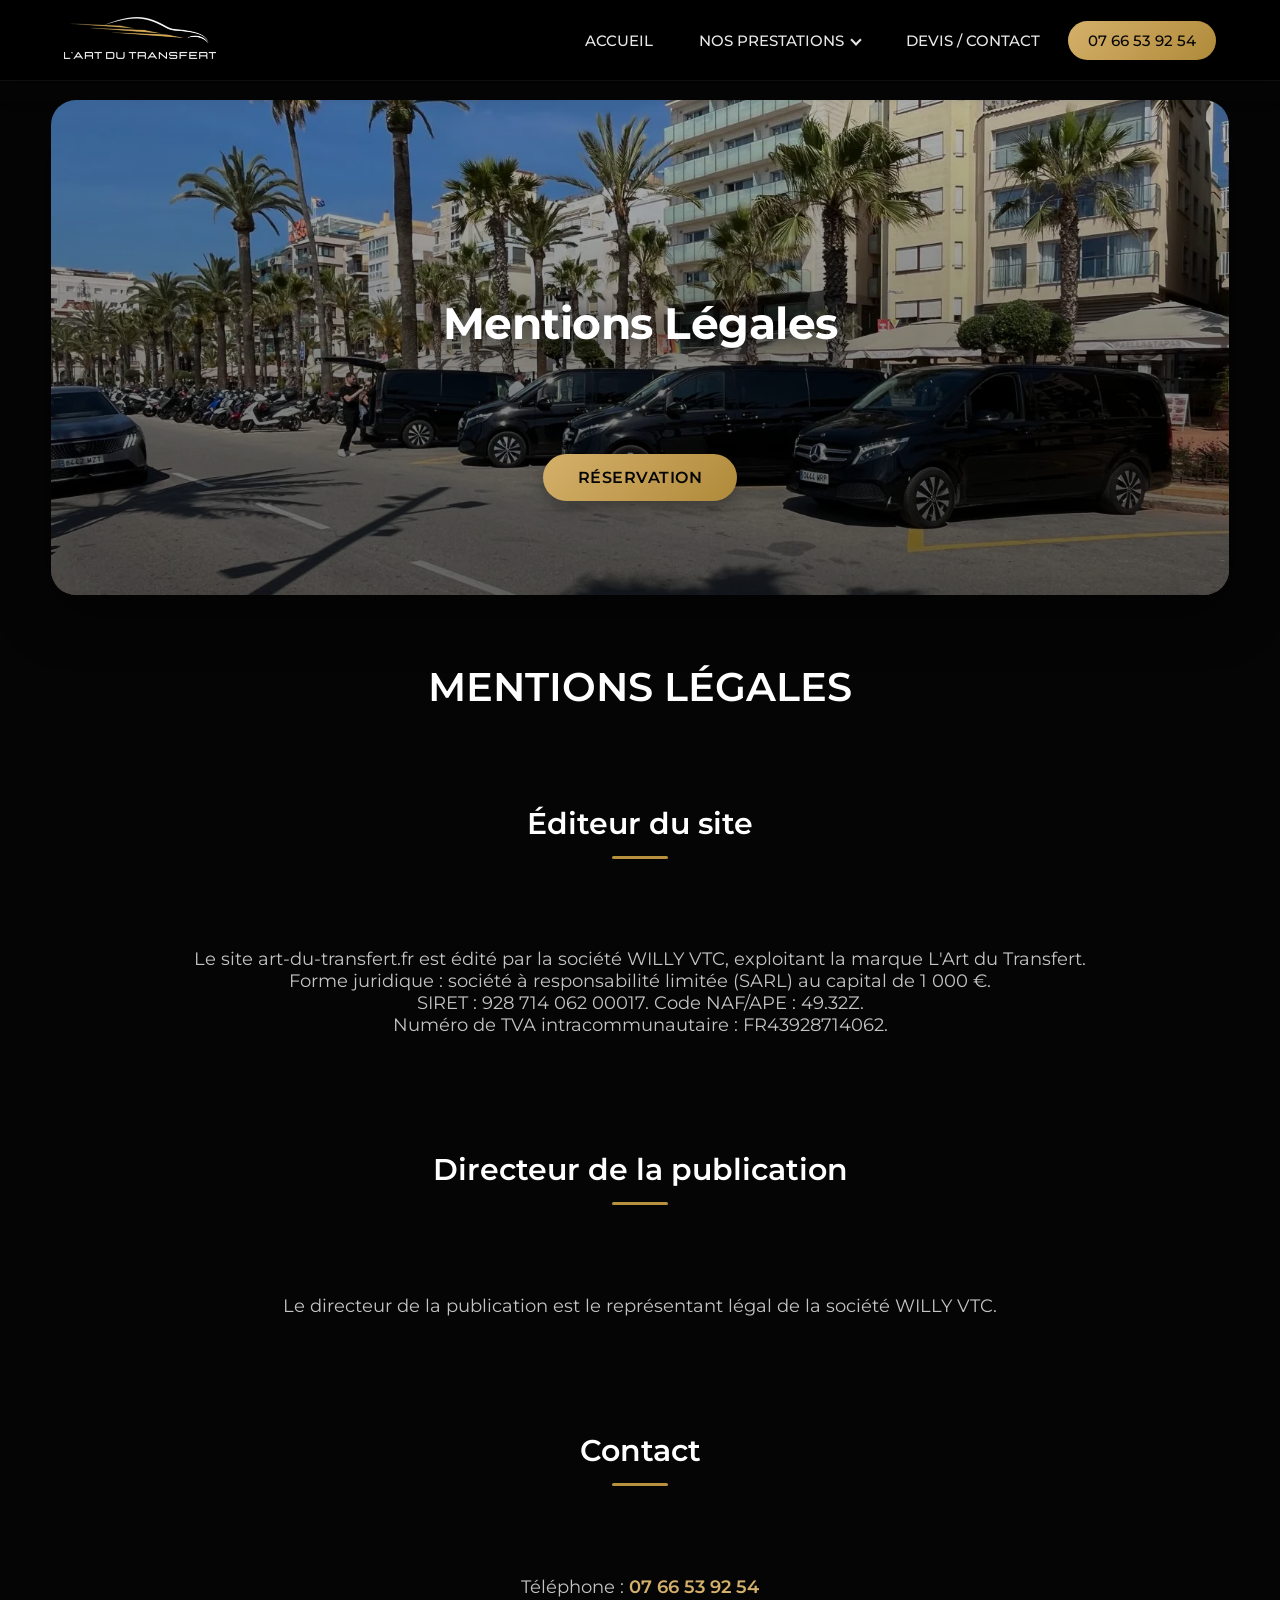
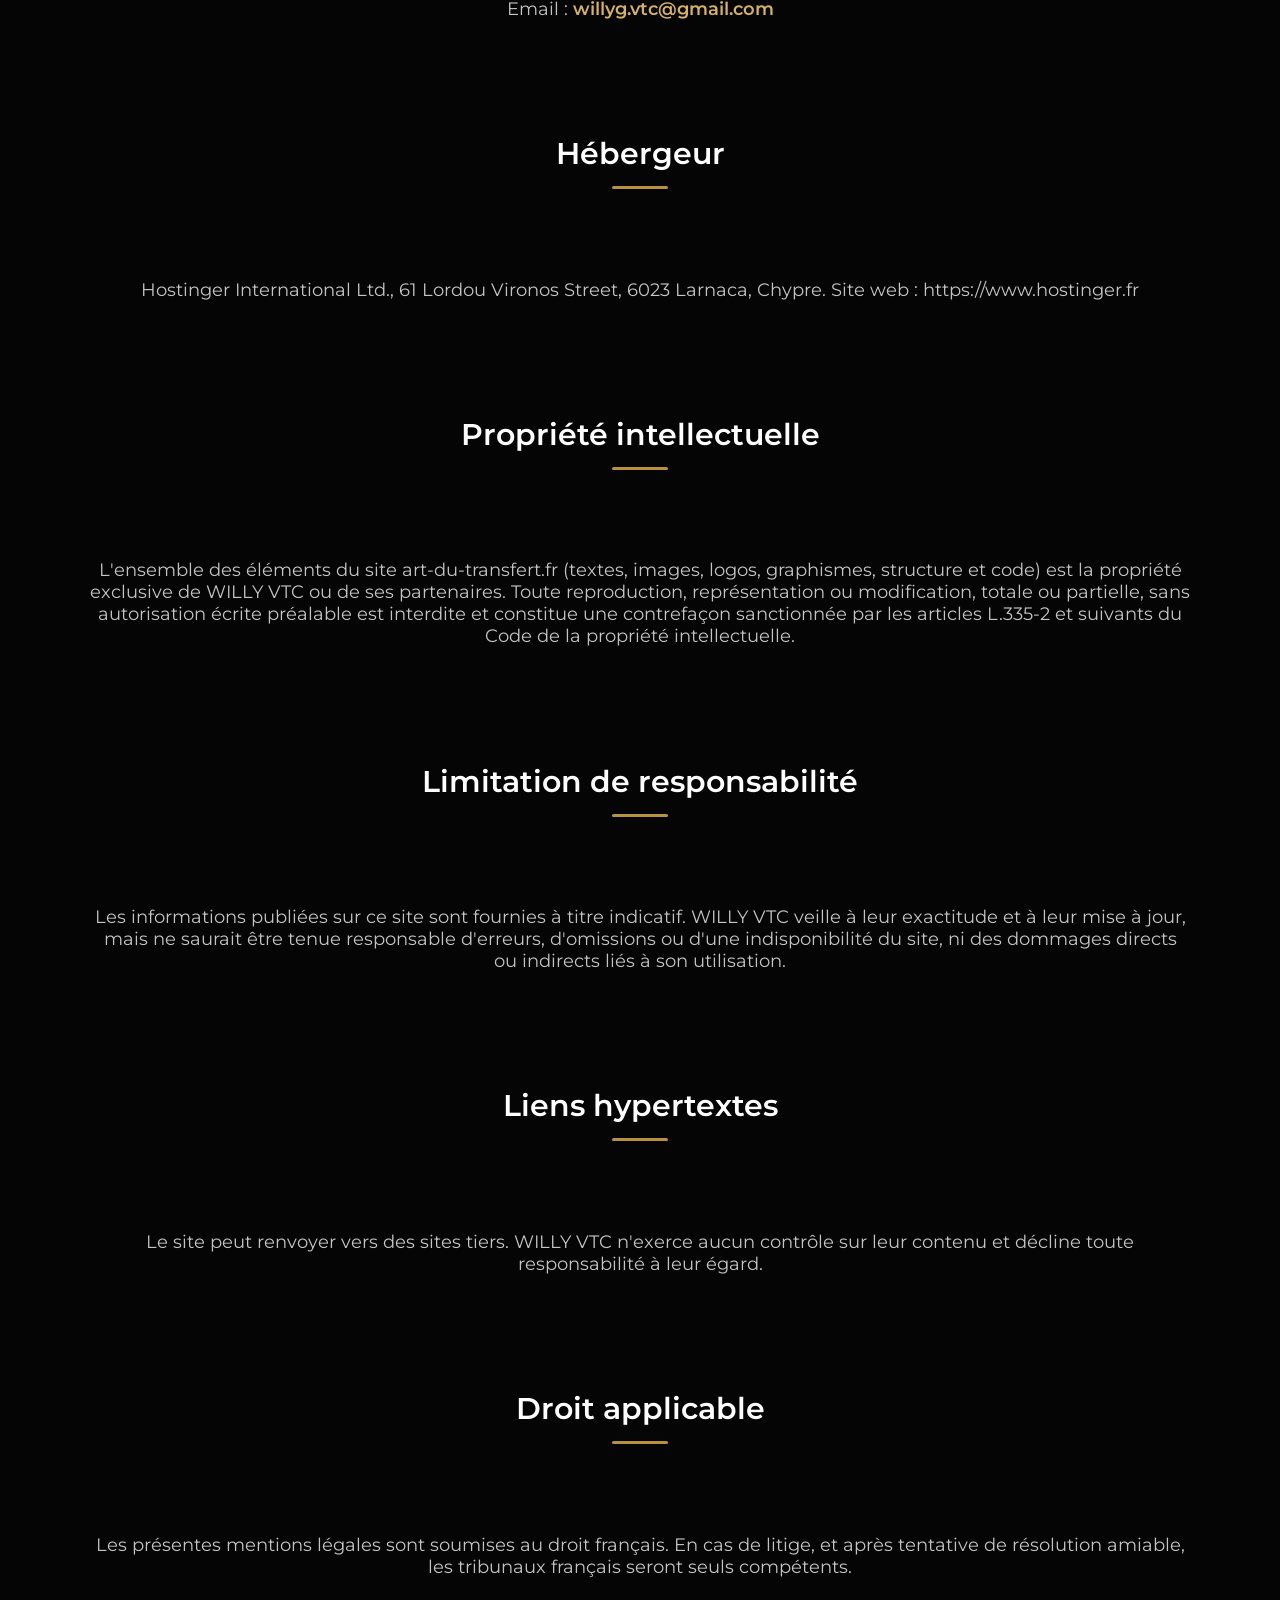
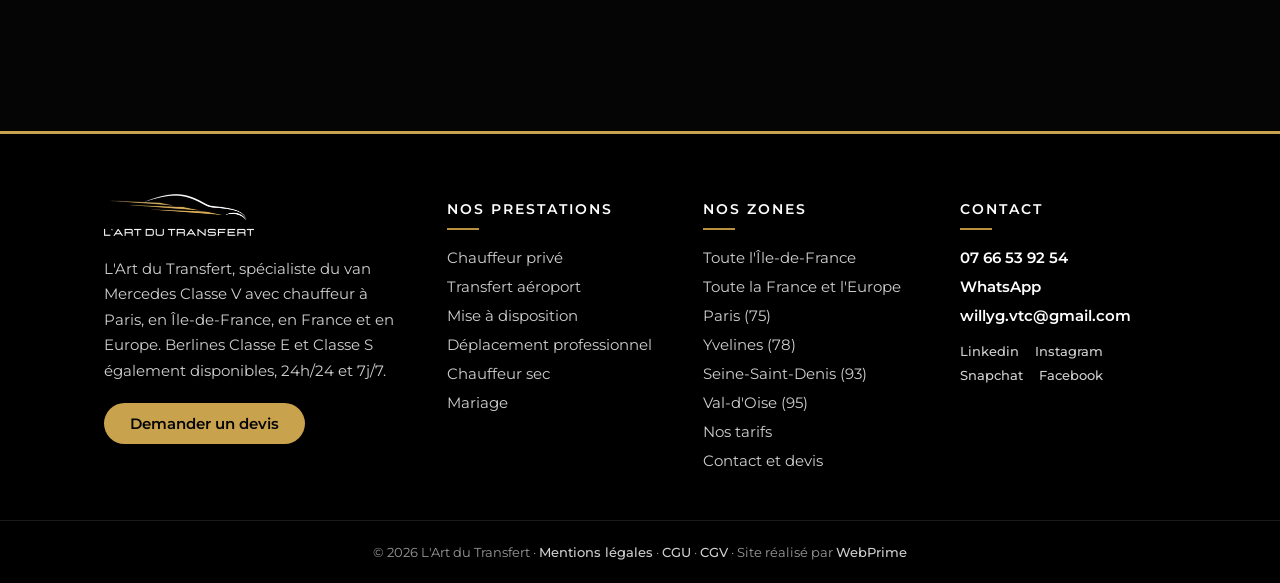
<file: mentions-legales.html>
<!DOCTYPE html>
<html lang="fr">

<head>
    <meta charset="utf-8">
    <meta name="viewport" content="width=device-width, initial-scale=1"/>
    <meta name="robots" content="noindex, follow">
    <meta name="description"
        content="Mentions légales du site art-du-transfert.fr, édité par WILLY VTC (L'Art du Transfert), chauffeur privé et grande remise à Paris.">
    <link rel="icon" type="image/x-icon" href="./favicon.ico">
    <link href="style.css" rel="stylesheet">
    <title>Mentions légales</title>
    <link href="https://fonts.googleapis.com/css2?family=Montserrat:wght@400;500;700&display=swap" rel="stylesheet">
    <link rel="preload" href="van-classe-v-hero.webp" as="image">
</head>

<body>
    <nav class="navbar">
        <a href="https://art-du-transfert.fr/" class="logo-link">
            <img src="./logo/lart-du-transfert-dore.webp" alt="L'Art du Transfert, chauffeur privé et grande remise" title="L'Art du Transfert" class="logo" loading="lazy" decoding="async">
        </a>
        <input type="checkbox" id="nav-toggle" class="nav-toggle">
        <label for="nav-toggle" class="nav-burger">
            <span></span>
            <span></span>
            <span></span>
        </label>
        <ul class="nav-menu">
            <li class="nav-item">
                <a href="https://art-du-transfert.fr/" title="chauffeur privé paris">ACCUEIL</a>
            </li>
            <li class="nav-item has-dropdown">
                <input type="checkbox" id="dropdown-toggle" class="dropdown-toggle">
                <label for="dropdown-toggle" class="dropdown-label">NOS PRESTATIONS <span class="arrow"></span></label>
                <ul class="dropdown">
                    <li><a href="chauffeur-prive-paris-75.html" title="chauffeur privé paris">Chauffeur privé</a></li>
                    <li><a href="transfert-aeroport.html" title="transfert aéroport">Transfert Aéroport</a></li>
                    <li><a href="mise-a-disposition-chauffeur.html" title="mise à disposition avec chauffeur">Mise à Disposition</a></li>
                    <li><a href="deplacements-professionnels.html" title="chauffeur de luxe">Déplacement professionnel</a></li>
                    <li><a href="location-chauffeur-sans-voiture.html" title="chauffeur sec">Chauffeur Sec</a></li>
                    <li><a href="chauffeur-mariage.html" title="location voiture mariage avec chauffeur">Mariage</a></li>
                </ul>
            </li>
            <li class="nav-item">
                <a href="contact.html" title="devis chauffeur privé">DEVIS / CONTACT</a>
            </li>
            <li class="nav-item nav-cta">
                <a href="tel:+33766539254" title="appeler L'Art du Transfert">07 66 53 92 54</a>
            </li>
        </ul>
    </nav>
    <div class="img-index">
        <img src="van-classe-v-hero.webp" alt="van Mercedes Classe V avec chauffeur" class="background-image">
        <h1><i>Mentions Légales</i></h1>
        <a class="bouton-1" href="contact.html" title="chauffeur privé">RÉSERVATION</a>
    </div>
    <h1>MENTIONS LÉGALES</h1>
    <h2>Éditeur du site</h2>
    <p>Le site art-du-transfert.fr est édité par la société WILLY VTC, exploitant la marque L'Art du Transfert.<br>
        Forme juridique : société à responsabilité limitée (SARL) au capital de 1 000 €.<br>
        SIRET : 928 714 062 00017. Code NAF/APE : 49.32Z.<br>
        Numéro de TVA intracommunautaire : FR43928714062.</p>
    <h2>Directeur de la publication</h2>
    <p>Le directeur de la publication est le représentant légal de la société WILLY VTC.</p>
    <h2>Contact</h2>
    <p>Téléphone : <a href="tel:+33766539254">07 66 53 92 54</a><br>
        Email : <a href="mailto:willyg.vtc@gmail.com">willyg.vtc@gmail.com</a></p>
    <h2>Hébergeur</h2>
    <p>Hostinger International Ltd., 61 Lordou Vironos Street, 6023 Larnaca, Chypre. Site web : https://www.hostinger.fr</p>
    <h2>Propriété intellectuelle</h2>
    <p>L'ensemble des éléments du site art-du-transfert.fr (textes, images, logos, graphismes, structure et code) est la propriété exclusive de WILLY VTC ou de ses partenaires. Toute reproduction, représentation ou modification, totale ou partielle, sans autorisation écrite préalable est interdite et constitue une contrefaçon sanctionnée par les articles L.335-2 et suivants du Code de la propriété intellectuelle.</p>
    <h2>Limitation de responsabilité</h2>
    <p>Les informations publiées sur ce site sont fournies à titre indicatif. WILLY VTC veille à leur exactitude et à leur mise à jour, mais ne saurait être tenue responsable d'erreurs, d'omissions ou d'une indisponibilité du site, ni des dommages directs ou indirects liés à son utilisation.</p>
    <h2>Liens hypertextes</h2>
    <p>Le site peut renvoyer vers des sites tiers. WILLY VTC n'exerce aucun contrôle sur leur contenu et décline toute responsabilité à leur égard.</p>
    <h2>Droit applicable</h2>
    <p>Les présentes mentions légales sont soumises au droit français. En cas de litige, et après tentative de résolution amiable, les tribunaux français seront seuls compétents.</p>
    <footer class="site-footer" id="contactez-nous">
        <div class="footer-grid">
            <div class="footer-col footer-brand">
                <img src="./logo/lart-du-transfert-dore-300.webp" alt="L'Art du Transfert chauffeur privé Paris" title="L'Art du Transfert" class="footer-logo" width="150" height="41" loading="lazy" decoding="async">
                <p>L'Art du Transfert, spécialiste du van Mercedes Classe V avec chauffeur à Paris, en Île-de-France, en France et en Europe. Berlines Classe E et Classe S également disponibles, 24h/24 et 7j/7.</p>
                <a class="footer-cta" href="contact.html" title="devis chauffeur privé">Demander un devis</a>
            </div>
            <div class="footer-col">
                <h4>NOS PRESTATIONS</h4>
                <ul>
                    <li><a href="chauffeur-prive-paris-75.html" title="chauffeur privé paris">Chauffeur privé</a></li>
                    <li><a href="transfert-aeroport.html" title="transfert aéroport">Transfert aéroport</a></li>
                    <li><a href="mise-a-disposition-chauffeur.html" title="mise à disposition avec chauffeur">Mise à disposition</a></li>
                    <li><a href="deplacements-professionnels.html" title="déplacement professionnel">Déplacement professionnel</a></li>
                    <li><a href="location-chauffeur-sans-voiture.html" title="chauffeur sec">Chauffeur sec</a></li>
                    <li><a href="chauffeur-mariage.html" title="chauffeur mariage">Mariage</a></li>
                </ul>
            </div>
            <div class="footer-col">
                <h4>NOS ZONES</h4>
                <ul>
                    <li class="zone-info">Toute l'Île-de-France</li>
                    <li class="zone-info">Toute la France et l'Europe</li>
                    <li><a href="chauffeur-prive-paris-75.html" title="chauffeur privé paris 75">Paris (75)</a></li>
                    <li><a href="chauffeur-prive-78.html" title="chauffeur privé yvelines">Yvelines (78)</a></li>
                    <li><a href="chauffeur-prive-93.html" title="chauffeur privé seine-saint-denis">Seine-Saint-Denis (93)</a></li>
                    <li><a href="chauffeur-prive-95.html" title="chauffeur privé val-d'oise">Val-d'Oise (95)</a></li>
                    <li><a href="index.html#tarifs" title="tarifs van avec chauffeur">Nos tarifs</a></li>
                    <li><a href="contact.html" title="devis chauffeur privé">Contact et devis</a></li>
                </ul>
            </div>
            <div class="footer-col">
                <h4>CONTACT</h4>
                <ul class="footer-contact">
                    <li><a href="tel:+33766539254" title="tel">07 66 53 92 54</a></li>
                    <li><a href="https://wa.me/33766539254" target="_blank" title="WhatsApp">WhatsApp</a></li>
                    <li><a href="mailto:willyg.vtc@gmail.com" title="email">willyg.vtc@gmail.com</a></li>
                </ul>
                <div class="footer-social">
                    <a href="https://fr.linkedin.com/" target="_blank" title="LinkedIn L'Art du Transfert">Linkedin</a>
                    <a href="https://www.instagram.com/" target="_blank" title="Instagram L'Art du Transfert">Instagram</a>
                    <a href="https://www.snapchat.com/" target="_blank" title="Snapchat L'Art du Transfert">Snapchat</a>
                    <a href="https://www.facebook.com/" target="_blank" title="Facebook L'Art du Transfert">Facebook</a>
                </div>
            </div>
        </div>
        <div class="footer-bottom">
            <p>&copy; 2026 L'Art du Transfert &middot; <a href="mentions-legales.html">Mentions légales</a> &middot; <a href="cgu.html">CGU</a> &middot; <a href="cgv.html">CGV</a> &middot; Site réalisé par <a href="https://webprime.app/" target="_blank">WebPrime</a></p>
        </div>
        <div class="whats-icon"><a href="https://wa.me/33766539254" title="réservation chauffeur privé"
                target="_blank"><img src="numero-chauffeur-prive.webp" alt="contact"></a>
        </div>
    </footer>
    <script>
        const list = document.querySelectorAll('.list');
        function activeLink() {
            list.forEach((item) =>
                item.classList.remove('active'));
            this.classList.add('active');
        }
        list.forEach((item) =>
            item.addEventListener('mouseover', activeLink));
    </script>
    <script>
        document.querySelectorAll('.nav-menu a').forEach(function(link) {
            link.addEventListener('click', function() {
                document.getElementById('nav-toggle').checked = false;
            });
        });
    </script>
    <nav class="bottom-nav">
        <a href="https://art-du-transfert.fr/" class="bottom-nav-item" title="Accueil chauffeur privé Paris">
            <span class="bottom-nav-icon"><svg viewBox="0 0 24 24"><path d="M3 11l9-8 9 8"/><path d="M5 10v10h14V10"/></svg></span>
            <span class="bottom-nav-label">Accueil</span>
        </a>
        <a href="chauffeur-prive-paris-75.html" class="bottom-nav-item" title="Nos prestations de chauffeur privé">
            <span class="bottom-nav-icon"><svg viewBox="0 0 24 24"><path d="M4 12l1.8-4.5c.3-.6.9-1 1.6-1h9.2c.7 0 1.3.4 1.6 1L20 12v5h-2.5v-2h-11v2H4z"/><circle cx="7.5" cy="14.5" r="1.5"/><circle cx="16.5" cy="14.5" r="1.5"/></svg></span>
            <span class="bottom-nav-label">Services</span>
        </a>
        <a href="contact.html" class="bottom-nav-item" title="Devis chauffeur privé">
            <span class="bottom-nav-icon"><svg viewBox="0 0 24 24"><path d="M6 3h12v18l-3-2-3 2-3-2-3 2z"/><path d="M9 8h6M9 12h6"/></svg></span>
            <span class="bottom-nav-label">Devis</span>
        </a>
        <a href="tel:+33766539254" class="bottom-nav-item bottom-nav-call" title="Appeler L'Art du Transfert">
            <span class="bottom-nav-icon"><svg viewBox="0 0 24 24"><path d="M6.6 10.8c1.4 2.8 3.8 5.1 6.6 6.6l2.2-2.2c.3-.3.7-.4 1-.2 1.1.4 2.3.6 3.5.6.6 0 1 .4 1 1V20c0 .6-.4 1-1 1C10.6 21 3 13.4 3 4c0-.6.4-1 1-1h3.5c.6 0 1 .4 1 1 0 1.2.2 2.4.6 3.5.1.4 0 .8-.3 1z"/></svg></span>
            <span class="bottom-nav-label">Appeler</span>
        </a>
        <a href="https://wa.me/33766539254" target="_blank" class="bottom-nav-item bottom-nav-whatsapp" title="Réservation WhatsApp chauffeur privé">
            <span class="bottom-nav-icon"><svg viewBox="0 0 24 24"><path d="M17.472 14.382c-.297-.149-1.758-.867-2.03-.967-.273-.099-.471-.148-.67.15-.197.297-.767.966-.94 1.164-.173.199-.347.223-.644.075-.297-.15-1.255-.463-2.39-1.475-.883-.788-1.48-1.761-1.653-2.059-.173-.297-.018-.458.13-.606.134-.133.298-.347.446-.52.149-.174.198-.298.298-.497.099-.198.05-.371-.025-.52-.075-.149-.669-1.612-.916-2.207-.242-.579-.487-.5-.669-.51-.173-.008-.371-.01-.57-.01-.198 0-.52.074-.792.372-.272.297-1.04 1.016-1.04 2.479 0 1.462 1.065 2.875 1.213 3.074.149.198 2.096 3.2 5.077 4.487.709.306 1.262.489 1.694.625.712.227 1.36.195 1.871.118.571-.085 1.758-.719 2.006-1.413.248-.694.248-1.289.173-1.413-.074-.124-.272-.198-.57-.347m-5.421 7.403h-.004a9.87 9.87 0 01-5.031-1.378l-.361-.214-3.741.982.998-3.648-.235-.374a9.86 9.86 0 01-1.51-5.26c.001-5.45 4.436-9.884 9.888-9.884 2.64 0 5.122 1.03 6.988 2.898a9.825 9.825 0 012.893 6.994c-.003 5.45-4.437 9.884-9.885 9.884z"/></svg></span>
            <span class="bottom-nav-label">WhatsApp</span>
        </a>
    </nav>
</body>

</html>
</file>
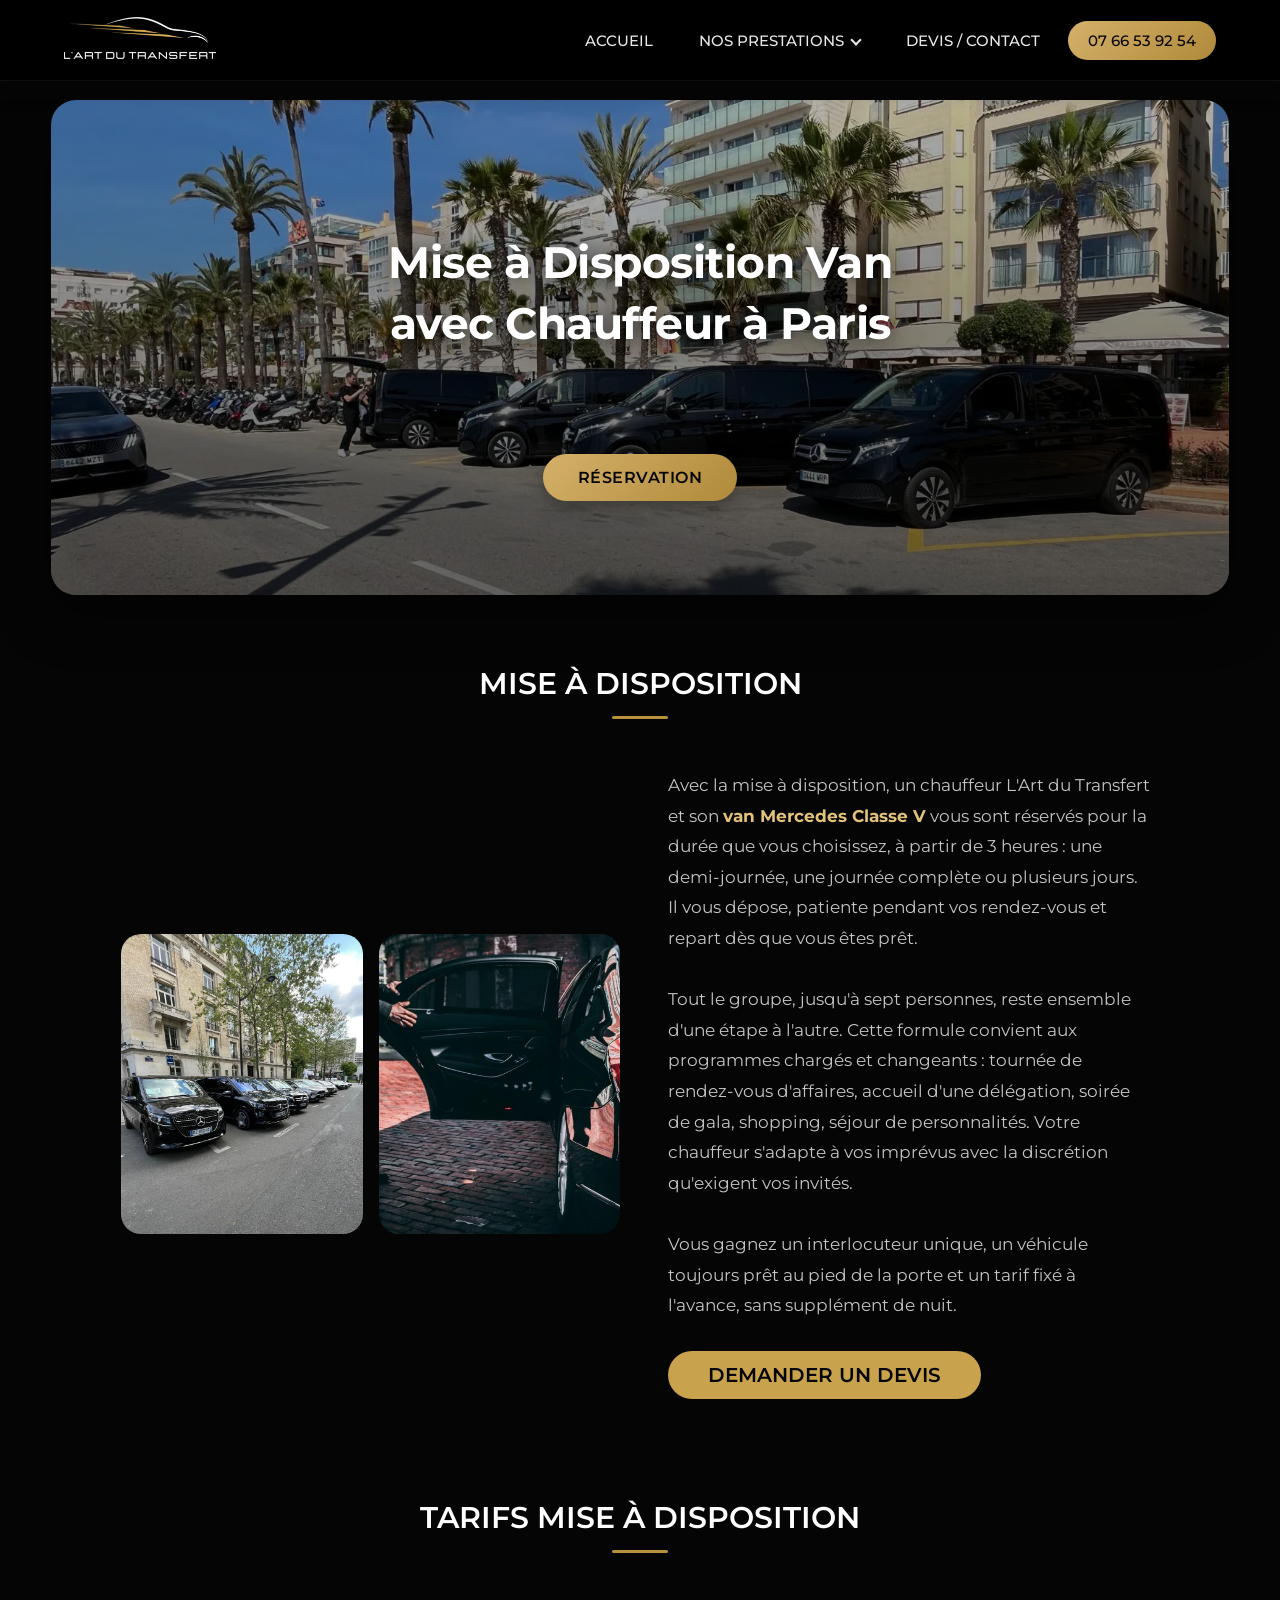
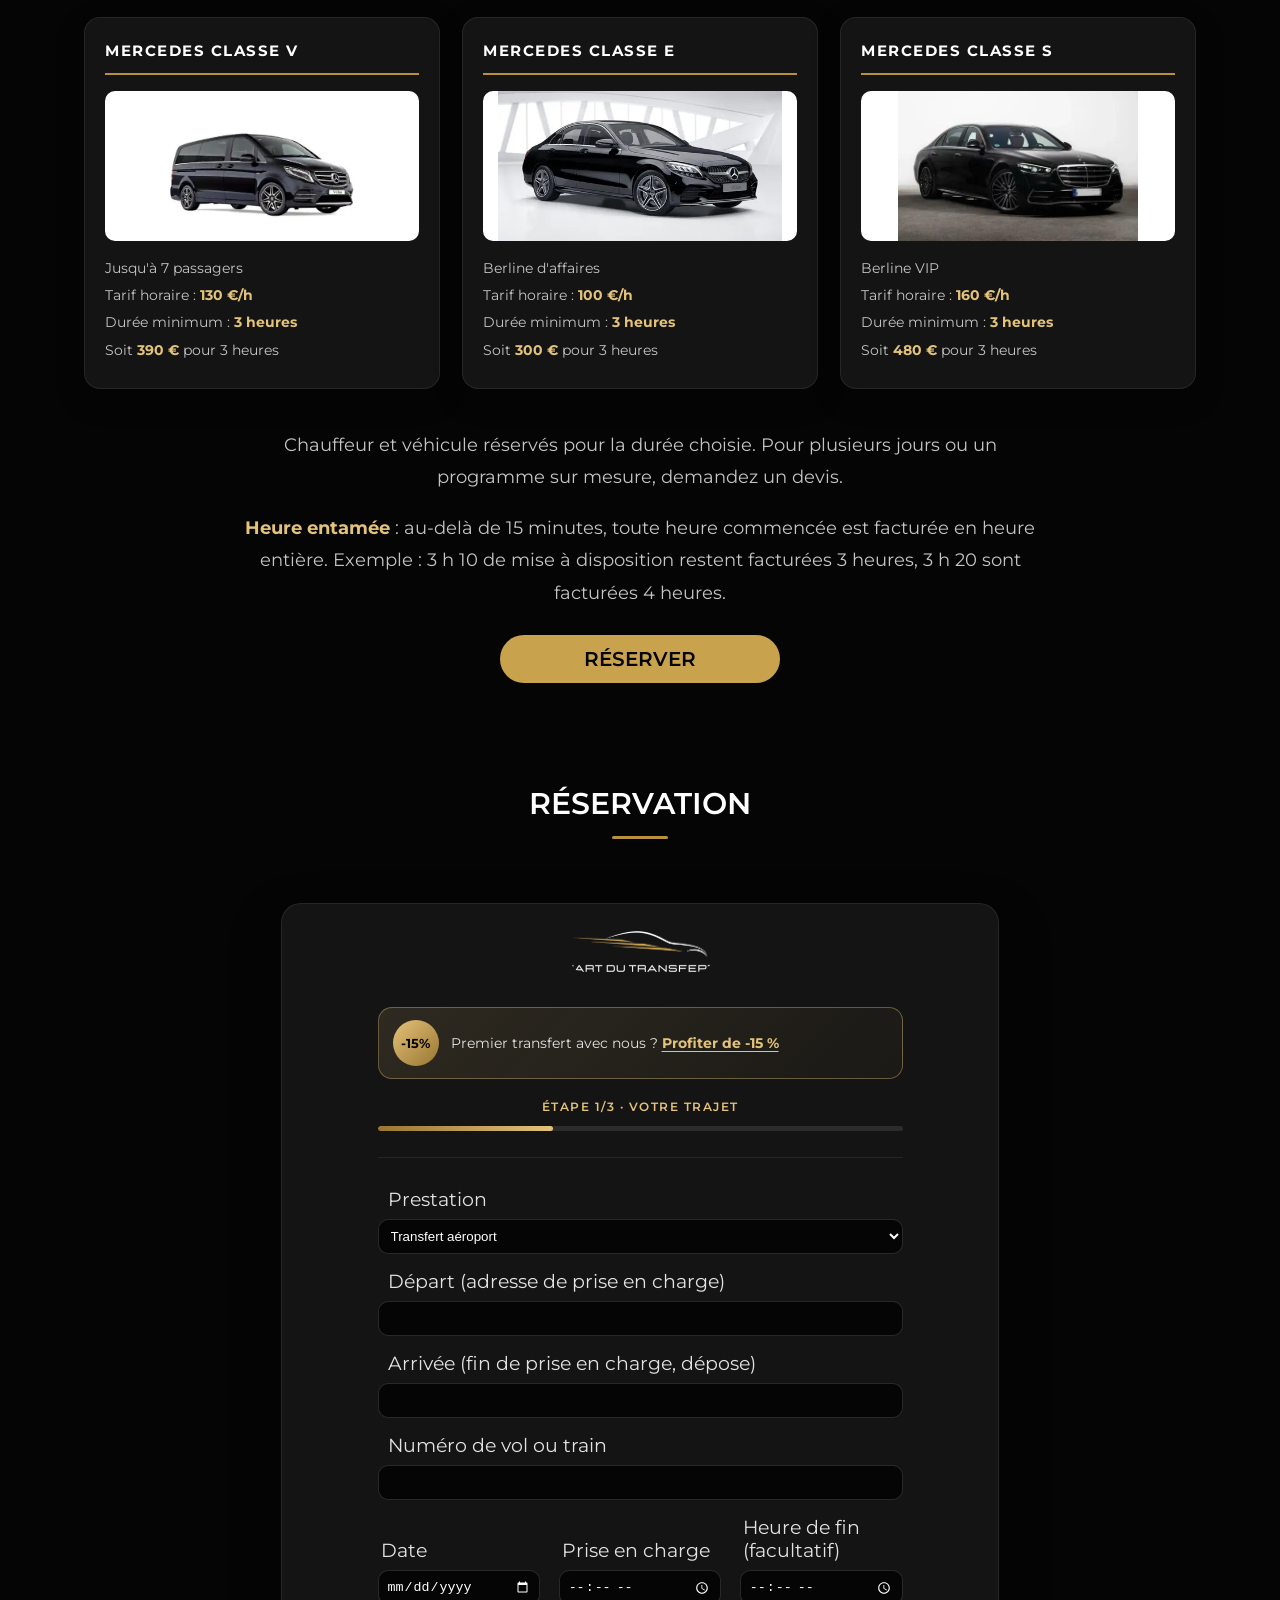
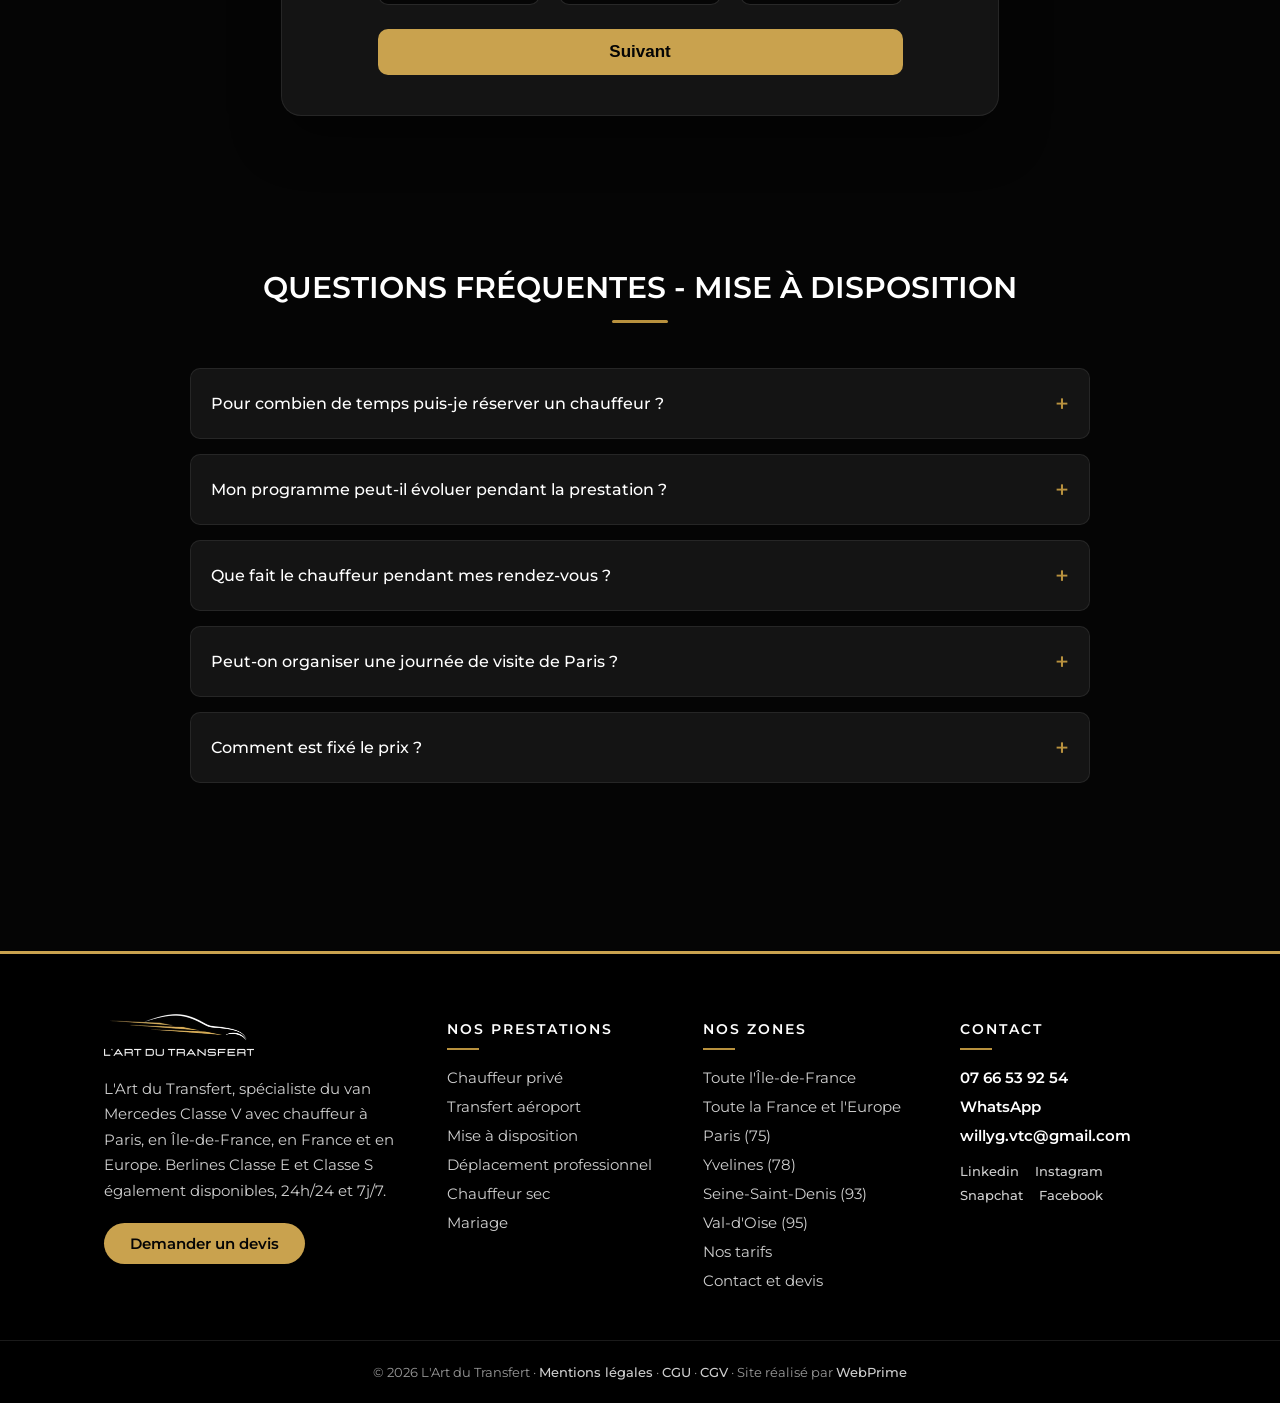
<file: mise-a-disposition-chauffeur.html>
<!DOCTYPE html>
<html lang="fr">

<head>
    <meta charset="utf-8">
    <meta name="viewport" content="width=device-width, initial-scale=1" />
    <meta name="robots" content="index, follow">
    <link rel="canonical" href="https://art-du-transfert.fr/mise-a-disposition-chauffeur.html" />
    <meta name="description"
        content="Mise à disposition d&#x27;un van Mercedes Classe V avec chauffeur à Paris : jusqu&#x27;à 7 passagers, à l&#x27;heure ou à la journée, pour visites, délégations et événements. Berlines Classe E et S aussi disponibles. Devis gratuit.">
    <link href="style.css" rel="stylesheet">
    <title>Mise à Disposition Van avec Chauffeur Paris - Mercedes Classe V à l'Heure</title>
    <link rel="icon" type="image/x-icon" href="./favicon.ico">
    <link rel="apple-touch-icon" type="image/png" sizes="96x96" href="./logo/apple-icon-96x96.png">
    <link rel="icon" type="image/png" sizes="32x32" href="./logo/android-icon-32x32.png">
    <meta name="msapplication-TileColor" content="#000000">
    <meta name="msapplication-TileImage" content="./logo/ms-icon-32x32.png">
    <meta name="msapplication-TileImage" content="./logo/ms-icon-96x96.png">
    <meta name="theme-color" content="#000000">
    <script type="application/ld+json">
    {
    "@context": "https://schema.org",
    "@type": "LimousineService",
    "name": "L'Art du Transfert",
    "description": "Mise à disposition d'un van Mercedes Classe V avec chauffeur à Paris : jusqu'à 7 passagers, à l'heure ou à la journée, pour visites, délégations et événements. Berlines Classe E et S aussi disponibles. Devis gratuit.",
    "url": "https://art-du-transfert.fr/mise-a-disposition-chauffeur.html",
    "telephone": "+33766539254",
    "address": {
        "@type": "PostalAddress",
        "addressLocality": "Paris",
        "addressRegion": "Île-de-France",
        "addressCountry": "FR"
    },
    "image": [
        "https://art-du-transfert.fr/mise-a-disposition-chauffeur-voiture.webp",
        "https://art-du-transfert.fr/service-chauffeur.webp",
        "https://art-du-transfert.fr/classe-e-berline.webp",
        "https://art-du-transfert.fr/van.webp",
        "https://art-du-transfert.fr/mercedes-classe-s.webp"
    ],
    "hasOfferCatalog": {
        "@type": "OfferCatalog",
        "name": "Mise à disposition de chauffeur",
        "itemListElement": [
            {
                "@type": "Offer",
                "itemOffered": {
                    "@type": "Service",
                    "name": "mise à disposition avec chauffeur",
                    "url": "https://art-du-transfert.fr/mise-a-disposition-chauffeur.html"
                }
            },
            {
                "@type": "Offer",
                "itemOffered": {
                    "@type": "Service",
                    "name": "chauffeur à l'heure Paris",
                    "url": "https://art-du-transfert.fr/mise-a-disposition-chauffeur.html"
                }
            },
            {
                "@type": "Offer",
                "itemOffered": {
                    "@type": "Service",
                    "name": "chauffeur à la journée",
                    "url": "https://art-du-transfert.fr/mise-a-disposition-chauffeur.html"
                }
            },
            {
                "@type": "Offer",
                "itemOffered": {
                    "@type": "Service",
                    "name": "voiture avec chauffeur pour événement",
                    "url": "https://art-du-transfert.fr/mise-a-disposition-chauffeur.html"
                }
            },
            {
                "@type": "Offer",
                "itemOffered": {
                    "@type": "Service",
                    "name": "chauffeur pour délégation",
                    "url": "https://art-du-transfert.fr/mise-a-disposition-chauffeur.html"
                }
            },
            {
                "@type": "Offer",
                "itemOffered": {
                    "@type": "Service",
                    "name": "chauffeur privé mise à disposition",
                    "url": "https://art-du-transfert.fr/mise-a-disposition-chauffeur.html"
                }
            }
        ]
    },

    "areaServed": {
        "@type": "AdministrativeArea",
        "name": "Île-de-France"
    }
    }
    </script>
    <script type="application/ld+json">
    {
        "@context": "https://schema.org",
        "@type": "FAQPage",
        "mainEntity": [
            {
                "@type": "Question",
                "name": "Pour combien de temps puis-je réserver un chauffeur ?",
                "acceptedAnswer": {
                    "@type": "Answer",
                    "text": "À partir de 3 heures, et jusqu'à plusieurs jours. Indiquez la durée souhaitée et votre programme dans le formulaire : nous vous proposons la formule la plus adaptée."
                }
            },
            {
                "@type": "Question",
                "name": "Mon programme peut-il évoluer pendant la prestation ?",
                "acceptedAnswer": {
                    "@type": "Answer",
                    "text": "Oui. Pendant la mise à disposition, vous décidez des étapes : ajout d'un arrêt, changement d'adresse ou rendez-vous qui se prolonge, votre chauffeur s'adapte."
                }
            },
            {
                "@type": "Question",
                "name": "Que fait le chauffeur pendant mes rendez-vous ?",
                "acceptedAnswer": {
                    "@type": "Answer",
                    "text": "Il reste à proximité avec le véhicule et se tient prêt à repartir dès votre appel. Vos effets personnels restent en sécurité à bord."
                }
            },
            {
                "@type": "Question",
                "name": "Peut-on organiser une journée de visite de Paris ?",
                "acceptedAnswer": {
                    "@type": "Answer",
                    "text": "Oui, la mise à disposition se prête très bien à une découverte de Paris et de ses environs à votre rythme : Versailles, Giverny, la Champagne ou les grands monuments parisiens."
                }
            },
            {
                "@type": "Question",
                "name": "Comment est fixé le prix ?",
                "acceptedAnswer": {
                    "@type": "Answer",
                    "text": "Le tarif dépend de la durée, du véhicule et du kilométrage prévu. Il vous est communiqué avant la réservation, sans majoration de nuit ni frais cachés."
                }
            }
        ]
    }
    </script>
    <link href="https://fonts.googleapis.com/css2?family=Montserrat:wght@400;500;700&display=swap" rel="stylesheet">
    <link rel="preload" href="van-classe-v-hero.webp" as="image">
</head>

<body>
    <header>
        <nav class="navbar">
            <a href="https://art-du-transfert.fr/" class="logo-link">
                <img src="./logo/lart-du-transfert-dore.webp" alt="L'Art du Transfert, chauffeur privé et grande remise" title="L'Art du Transfert" class="logo" loading="lazy" decoding="async">
            </a>
            <input type="checkbox" id="nav-toggle" class="nav-toggle">
            <label for="nav-toggle" class="nav-burger">
                <span></span>
                <span></span>
                <span></span>
            </label>
            <ul class="nav-menu">
                <li class="nav-item">
                    <a href="https://art-du-transfert.fr/" title="chauffeur privé paris">ACCUEIL</a>
                </li>
                <li class="nav-item has-dropdown">
                    <input type="checkbox" id="dropdown-toggle" class="dropdown-toggle">
                    <label for="dropdown-toggle" class="dropdown-label">NOS PRESTATIONS <span class="arrow"></span></label>
                    <ul class="dropdown">
                        <li><a href="chauffeur-prive-paris-75.html" title="chauffeur privé paris">Chauffeur privé</a></li>
                        <li><a href="transfert-aeroport.html" title="transfert aéroport">Transfert Aéroport</a></li>
                        <li><a href="mise-a-disposition-chauffeur.html" title="mise à disposition avec chauffeur">Mise à Disposition</a></li>
                        <li><a href="deplacements-professionnels.html" title="chauffeur de luxe">Déplacement professionnel</a></li>
                        <li><a href="location-chauffeur-sans-voiture.html" title="chauffeur sec">Chauffeur Sec</a></li>
                        <li><a href="chauffeur-mariage.html" title="location voiture mariage avec chauffeur">Mariage</a></li>
                    </ul>
                </li>
                <li class="nav-item">
                    <a href="contact.html" title="devis chauffeur privé">DEVIS / CONTACT</a>
                </li>
                <li class="nav-item nav-cta">
                    <a href="tel:+33766539254" title="appeler L'Art du Transfert">07 66 53 92 54</a>
                </li>
            </ul>
        </nav>
    </header>
    <main>
        <div class="img-index">
            <img src="van-classe-v-hero.webp" alt="van Mercedes Classe V avec chauffeur" class="background-image">
            <h1><i>Mise à Disposition Van<br>avec Chauffeur à Paris</i></h1>
            <a class="bouton-1" href="contact.html" title="chauffeur privé">RÉSERVATION</a>
        </div>
        <section>
            <h2>MISE À DISPOSITION</h2>
            <div class="services-pc">
                <img src="van-classe-v-paris.webp" alt="van Classe V mise à disposition Paris"
                    title="mise à disposition" loading="lazy" decoding="async">
                <img src="service-chauffeur.webp" alt="chauffeur privé mise à disposition"
                    title="mise à disposition chauffeur" loading="lazy" decoding="async">
            </div>
            <div class="services-mob">
                <img src="service-chauffeur.webp" alt="chauffeur à disposition Paris" title="mise à disposition avec chauffeur"
                    loading="lazy" decoding="async">
            </div>
            <div class="texte1">
                <p>
                    Avec la mise à disposition, un chauffeur L'Art du Transfert et son <strong>van Mercedes Classe V</strong>
                    vous sont réservés
                    pour la durée que vous choisissez, à partir de 3 heures : une demi-journée, une journée complète ou plusieurs jours.
                    Il vous dépose, patiente pendant vos rendez-vous et repart dès que vous êtes prêt. <br><br>
                    Tout le groupe, jusqu'à sept personnes, reste ensemble d'une étape à l'autre. Cette formule
                    convient aux programmes chargés et changeants : tournée de rendez-vous
                    d'affaires, accueil d'une délégation, soirée de gala, shopping, séjour de personnalités.
                    Votre chauffeur s'adapte à vos imprévus avec la discrétion qu'exigent vos invités. <br><br>
                    Vous gagnez un interlocuteur unique, un véhicule toujours prêt au pied de la porte et un
                    tarif fixé à l'avance, sans supplément de nuit.
                </p>
            </div>
            <a class="bouton-3" href="contact.html" title="devis mise à disposition avec chauffeur">DEMANDER UN DEVIS</a>
        </section>
        <h2>TARIFS MISE À DISPOSITION</h2>
        <div class="p-slide">
            <div class="slide">
                <p><strong class="strong-pvtc">MERCEDES CLASSE V</strong>
                    <img src="van.webp" alt="tarif van Mercedes Classe V avec chauffeur">
                    Jusqu'à 7 passagers <br>
                    Tarif horaire : <strong>130 €/h</strong> <br>
                    Durée minimum : <strong>3 heures</strong> <br>
                    Soit <strong>390 €</strong> pour 3 heures
                </p>
            </div>
            <div class="slide">
                <p><strong class="strong-pvtc">MERCEDES CLASSE E</strong>
                    <img src="classe-e-berline.webp" alt="tarif Mercedes Classe E avec chauffeur">
                    Berline d'affaires <br>
                    Tarif horaire : <strong>100 €/h</strong> <br>
                    Durée minimum : <strong>3 heures</strong> <br>
                    Soit <strong>300 €</strong> pour 3 heures
                </p>
            </div>
            <div class="slide">
                <p><strong class="strong-pvtc">MERCEDES CLASSE S</strong>
                    <img src="mercedes-classe-s.webp" alt="tarif Mercedes Classe S avec chauffeur">
                    Berline VIP <br>
                    Tarif horaire : <strong>160 €/h</strong> <br>
                    Durée minimum : <strong>3 heures</strong> <br>
                    Soit <strong>480 €</strong> pour 3 heures
                </p>
            </div>
        </div>
        <div class="texte1">
            <p>Chauffeur et véhicule réservés pour la durée choisie. Pour plusieurs jours ou un programme sur mesure,
                demandez un devis.</p>
            <p><strong>Heure entamée</strong> : au-delà de 15 minutes, toute heure commencée est facturée en heure
                entière. Exemple : 3 h 10 de mise à disposition restent facturées 3 heures, 3 h 20 sont facturées
                4 heures.</p>
        </div>
        <a class="bouton-3" href="contact.html" title="réserver mise à disposition">RÉSERVER</a>
        <h2>RÉSERVATION</h2>
        <div class="form-container">
            <div class="image-container">
                <img src="./logo/lart-du-transfert-dore-300.webp" alt="L'Art du Transfert chauffeur privé Paris" title="L'Art du Transfert" loading="lazy" decoding="async">
            </div>
            <form id="contactForm" action="https://webprime.app/webhook/contact/122df4dd24c7aa04f24c69896a1f8dae76427f45d6d30b6a4fad8a621d08f224" method="POST" onsubmit="return sendBoth(event)">
                <div class="hp-wrap">
                    <label for="website">Votre site web :</label>
                    <input type="text" id="website" name="_honey" autocomplete="off">
                </div>

                <div class="form-progress">
                    <div class="form-progress-bar"><span id="formProgressFill"></span></div>
                    <div class="form-progress-label">Étape <span id="formStepNum">1</span>/3 &middot; <span id="formStepName">Votre trajet</span></div>
                </div>

                <div class="form-step" data-name="Votre trajet">
                    <label for="prestation">Prestation</label>
                    <select id="prestation" name="prestation">
                        <option value="Transfert aeroport">Transfert aéroport</option>
                        <option value="Mise a disposition">Mise à disposition</option>
                        <option value="Deplacement pro">Déplacement professionnel</option>
                        <option value="Trajet Prive">Trajet Privé</option>
                        <option value="Chauffeur Sec">Chauffeur Sec</option>
                        <option value="Mariage">Mariage</option>
                        <option value="Longue distance">Longue distance / Europe</option>
                        <option value="Tourisme">Tourisme</option>
                        <option value="Autre">Autre</option>
                    </select>

                    <label for="departure1">Départ (adresse de prise en charge)</label>
                    <input type="text" id="departure1" name="lieu_depart" required>

                    <label for="arrival1">Arrivée (fin de prise en charge, dépose)</label>
                    <input type="text" id="arrival1" name="lieu_arrivee" required>

                    <label for="numero">Numéro de vol ou train</label>
                    <input type="text" id="numero" name="numero">

                    <div class="inline-container">
                        <div class="inline-item">
                            <label for="date">Date</label>
                            <input type="date" id="date" name="date" required>
                        </div>
                        <div class="inline-item">
                            <label for="heure">Prise en charge</label>
                            <input type="time" id="heure" name="heure" required>
                        </div>
                        <div class="inline-item">
                            <label for="heure_fin">Heure de fin (facultatif)</label>
                            <input type="time" id="heure_fin" name="heure_fin">
                        </div>
                    </div>
                </div>

                <div class="form-step" data-name="Passagers &amp; bagages">
                    <div class="inline-container">
                        <div class="inline-item">
                            <label for="passengers">Adultes</label>
                            <select id="passengers" name="passagers">
                                <option value="1">1</option>
                                <option value="2">2</option>
                                <option value="3">3</option>
                                <option value="4">4</option>
                                <option value="5">5</option>
                                <option value="6">6</option>
                                <option value="7">7</option>
                            </select>
                        </div>
                        <div class="inline-item">
                            <label for="children">Enfants</label>
                            <select id="children" name="enfants">
                                <option value="0">0</option>
                                <option value="1">1</option>
                                <option value="2">2</option>
                                <option value="3">3</option>
                            </select>
                        </div>
                    </div>

                    <div class="inline-container">
                        <div class="inline-item">
                            <label for="luggage">Bagages</label>
                            <select id="luggage" name="bagages">
                                <option value="0">0</option>
                                <option value="1">1</option>
                                <option value="2">2</option>
                                <option value="3">3</option>
                                <option value="4">4</option>
                                <option value="5">5</option>
                                <option value="6">6</option>
                                <option value="7">7</option>
                                <option value="8">8</option>
                            </select>
                        </div>
                        <div class="inline-item">
                            <label for="car-seats">Sièges auto</label>
                            <select id="car-seats" name="sieges_auto">
                                <option value="0">0</option>
                                <option value="1">1</option>
                                <option value="2">2</option>
                                <option value="3">3</option>
                            </select>
                        </div>
                        <div class="inline-item">
                            <label for="rehausseur">Rehausseur</label>
                            <select id="rehausseur" name="rehausseur">
                                <option value="0">0</option>
                                <option value="1">1</option>
                                <option value="2">2</option>
                                <option value="3">3</option>
                            </select>
                        </div>
                    </div>
                </div>

                <div class="form-step" data-name="Vos coordonnées">
                    <label for="name">Nom / Prénom</label>
                    <input type="text" id="name" name="nom" required pattern="[A-Za-zÀ-ÿ' -]{2,60}" title="Indiquez votre nom (lettres uniquement, 2 à 60 caractères)">

                    <label for="tel">Téléphone :</label>
                    <input type="tel" id="tel" name="tel" pattern="(?:0[1-9](?:[ .\-]?\d{2}){4}|(?:\+|00)[ .]?[1-9](?:[ .\(\)\-]{0,2}\d){6,16})" maxlength="25" inputmode="tel" title="Numéro français (06 12 34 56 78) ou étranger avec l’indicatif du pays (+34, +44, +1, +212, +971…)" required>

                    <label for="email">Email</label>
                    <input type="email" id="email" name="email" required>

                    <label for="comments">Commentaires</label>
                    <textarea id="comments" name="commentaires" rows="4"></textarea>
                </div>

                <div class="form-nav">
                    <button type="button" class="form-prev" id="formPrev">Précédent</button>
                    <button type="button" class="form-next" id="formNext">Suivant</button>
                    <button type="submit" class="form-submit" id="formSubmit">ENVOYER</button>
                </div>
            </form>
            <div class="contact-thanks" style="display:none; padding: 30px 20px; background-color: #111111; border: 2px solid #c9a24e; border-radius: 8px; text-align: center; margin-top: 20px;">
                <h3 style="color: #e3c27a; margin: 0 0 10px 0;">Merci pour votre demande !</h3>
                <p style="margin: 0; color: #ffffff; font-size: 1.05em;">Nous vous recontactons rapidement.</p>
            </div>
        </div>
    </main>
    <section class="faq-section">
        <h2>QUESTIONS FRÉQUENTES - MISE À DISPOSITION</h2>
        <div class="faq-item">
            <input type="checkbox" id="faq1">
            <label for="faq1">Pour combien de temps puis-je réserver un chauffeur ?</label>
            <div class="faq-answer">
                <p>À partir de 3 heures, et jusqu'à plusieurs jours. Indiquez la durée souhaitée et votre programme dans le formulaire : nous vous proposons la formule la plus adaptée.</p>
            </div>
        </div>
        <div class="faq-item">
            <input type="checkbox" id="faq2">
            <label for="faq2">Mon programme peut-il évoluer pendant la prestation ?</label>
            <div class="faq-answer">
                <p>Oui. Pendant la mise à disposition, vous décidez des étapes : ajout d'un arrêt, changement d'adresse ou rendez-vous qui se prolonge, votre chauffeur s'adapte.</p>
            </div>
        </div>
        <div class="faq-item">
            <input type="checkbox" id="faq3">
            <label for="faq3">Que fait le chauffeur pendant mes rendez-vous ?</label>
            <div class="faq-answer">
                <p>Il reste à proximité avec le véhicule et se tient prêt à repartir dès votre appel. Vos effets personnels restent en sécurité à bord.</p>
            </div>
        </div>
        <div class="faq-item">
            <input type="checkbox" id="faq4">
            <label for="faq4">Peut-on organiser une journée de visite de Paris ?</label>
            <div class="faq-answer">
                <p>Oui, la mise à disposition se prête très bien à une découverte de Paris et de ses environs à votre rythme : Versailles, Giverny, la Champagne ou les grands monuments parisiens.</p>
            </div>
        </div>
        <div class="faq-item">
            <input type="checkbox" id="faq5">
            <label for="faq5">Comment est fixé le prix ?</label>
            <div class="faq-answer">
                <p>Le tarif dépend de la durée, du véhicule et du kilométrage prévu. Il vous est communiqué avant la réservation, sans majoration de nuit ni frais cachés.</p>
            </div>
        </div>
    </section>
    <footer class="site-footer" id="contactez-nous">
        <div class="footer-grid">
            <div class="footer-col footer-brand">
                <img src="./logo/lart-du-transfert-dore-300.webp" alt="L'Art du Transfert chauffeur privé Paris" title="L'Art du Transfert" class="footer-logo" width="150" height="41" loading="lazy" decoding="async">
                <p>L'Art du Transfert, spécialiste du van Mercedes Classe V avec chauffeur à Paris, en Île-de-France, en France et en Europe. Berlines Classe E et Classe S également disponibles, 24h/24 et 7j/7.</p>
                <a class="footer-cta" href="contact.html" title="devis chauffeur privé">Demander un devis</a>
            </div>
            <div class="footer-col">
                <h4>NOS PRESTATIONS</h4>
                <ul>
                    <li><a href="chauffeur-prive-paris-75.html" title="chauffeur privé paris">Chauffeur privé</a></li>
                    <li><a href="transfert-aeroport.html" title="transfert aéroport">Transfert aéroport</a></li>
                    <li><a href="mise-a-disposition-chauffeur.html" title="mise à disposition avec chauffeur">Mise à disposition</a></li>
                    <li><a href="deplacements-professionnels.html" title="déplacement professionnel">Déplacement professionnel</a></li>
                    <li><a href="location-chauffeur-sans-voiture.html" title="chauffeur sec">Chauffeur sec</a></li>
                    <li><a href="chauffeur-mariage.html" title="chauffeur mariage">Mariage</a></li>
                </ul>
            </div>
            <div class="footer-col">
                <h4>NOS ZONES</h4>
                <ul>
                    <li class="zone-info">Toute l'Île-de-France</li>
                    <li class="zone-info">Toute la France et l'Europe</li>
                    <li><a href="chauffeur-prive-paris-75.html" title="chauffeur privé paris 75">Paris (75)</a></li>
                    <li><a href="chauffeur-prive-78.html" title="chauffeur privé yvelines">Yvelines (78)</a></li>
                    <li><a href="chauffeur-prive-93.html" title="chauffeur privé seine-saint-denis">Seine-Saint-Denis (93)</a></li>
                    <li><a href="chauffeur-prive-95.html" title="chauffeur privé val-d'oise">Val-d'Oise (95)</a></li>
                    <li><a href="index.html#tarifs" title="tarifs van avec chauffeur">Nos tarifs</a></li>
                    <li><a href="contact.html" title="devis chauffeur privé">Contact et devis</a></li>
                </ul>
            </div>
            <div class="footer-col">
                <h4>CONTACT</h4>
                <ul class="footer-contact">
                    <li><a href="tel:+33766539254" title="tel">07 66 53 92 54</a></li>
                    <li><a href="https://wa.me/33766539254" target="_blank" title="WhatsApp">WhatsApp</a></li>
                    <li><a href="mailto:willyg.vtc@gmail.com" title="email">willyg.vtc@gmail.com</a></li>
                </ul>
                <div class="footer-social">
                    <a href="https://fr.linkedin.com/" target="_blank" title="LinkedIn L'Art du Transfert">Linkedin</a>
                    <a href="https://www.instagram.com/" target="_blank" title="Instagram L'Art du Transfert">Instagram</a>
                    <a href="https://www.snapchat.com/" target="_blank" title="Snapchat L'Art du Transfert">Snapchat</a>
                    <a href="https://www.facebook.com/" target="_blank" title="Facebook L'Art du Transfert">Facebook</a>
                </div>
            </div>
        </div>
        <div class="footer-bottom">
            <p>&copy; 2026 L'Art du Transfert &middot; <a href="mentions-legales.html">Mentions légales</a> &middot; <a href="cgu.html">CGU</a> &middot; <a href="cgv.html">CGV</a> &middot; Site réalisé par <a href="https://webprime.app/" target="_blank">WebPrime</a></p>
        </div>
        <div class="whats-icon"><a href="https://wa.me/33766539254" title="réservation chauffeur privé"
                target="_blank"><img src="numero-chauffeur-prive.webp" alt="contact"></a>
        </div>
    </footer>
    <script>
        const list = document.querySelectorAll('.list');
        function activeLink() {
            list.forEach((item) =>
                item.classList.remove('active'));
            this.classList.add('active');
        }
        list.forEach((item) =>
            item.addEventListener('mouseover', activeLink));
    </script>
    <script>
        document.querySelectorAll('.nav-menu a').forEach(function(link) {
            link.addEventListener('click', function() {
                document.getElementById('nav-toggle').checked = false;
            });
        });
    </script>
    <script>
        document.addEventListener('DOMContentLoaded', function () {
            var observerOptions = {
                root: null,
                rootMargin: '0px',
                threshold: 0.5
            };
            function observeStep(entry, observer) {
                entry.target.classList.add('slide-in-done');
                observer.unobserve(entry.target);
            }
            function createObserver(element) {
                var observer = new IntersectionObserver(function (entries) {
                    entries.forEach(function (entry) {
                        if (entry.isIntersecting) {
                            observeStep(entry, observer);
                        }
                    });
                }, observerOptions);
                observer.observe(element);
            }
            var elements = document.querySelectorAll('.slide');
            elements.forEach(function (element) {
                createObserver(element);
            });
        });
    </script>
        <script>
    function sendBoth(e) {
        e.preventDefault();
        var form = e.target;
        var btn = form.querySelector('button[type="submit"]');
        var honeyField = form.querySelector('[name="_honey"]');
        if (honeyField && honeyField.value) return false;
        btn.textContent = 'Envoi en cours...';
        btn.disabled = true;
                var nom = (form.querySelector('[name="nom"]') || {}).value || '';
        var tel = (form.querySelector('[name="tel"]') || {}).value || '';
        var email = (form.querySelector('[name="email"]') || {}).value || '';
        var prestation = (form.querySelector('[name="prestation"]') || {}).value || '';
        var depart = (form.querySelector('[name="lieu_depart"]') || {}).value || '';
        var arrivee = (form.querySelector('[name="lieu_arrivee"]') || {}).value || '';
        var numero = (form.querySelector('[name="numero"]') || {}).value || '';
        var date = (form.querySelector('[name="date"]') || {}).value || '';
        var heure = (form.querySelector('[name="heure"]') || {}).value || '';
        var heureFin = (form.querySelector('[name="heure_fin"]') || {}).value || '';
        var passagers = (form.querySelector('[name="passagers"]') || {}).value || '';
        var enfants = (form.querySelector('[name="enfants"]') || {}).value || '';
        var bagages = (form.querySelector('[name="bagages"]') || {}).value || '';
        var sieges = (form.querySelector('[name="sieges_auto"]') || {}).value || '';
        var rehausseur = (form.querySelector('[name="rehausseur"]') || {}).value || '';
        var commentaires = (form.querySelector('[name="commentaires"]') || {}).value || '';
        var webhookData = new FormData();
        webhookData.append('name', nom);
        webhookData.append('email', email);
        webhookData.append('tel', tel);
        webhookData.append('service', prestation);
        var msg = 'Prestation : ' + prestation
            + '\nDepart : ' + depart
            + '\nArrivee : ' + arrivee
            + '\nNumero de vol/train : ' + numero
            + '\nDate : ' + date + ' a ' + heure
            + (heureFin ? '\nHeure de fin prevue : ' + heureFin : '')
            + '\nPassagers : ' + passagers + ' adulte(s), ' + enfants + ' enfant(s)'
            + '\nBagages : ' + bagages + ' | Sieges auto : ' + sieges + ' | Rehausseur : ' + rehausseur
            + '\n\nCommentaires : ' + commentaires;
        if (window.ADT_PROMO) msg = window.ADT_PROMO.appliquer(webhookData, msg);
        webhookData.append('message', msg);
        var p1 = fetch('https://webprime.app/webhook/contact/122df4dd24c7aa04f24c69896a1f8dae76427f45d6d30b6a4fad8a621d08f224', {
            method: 'POST',
            body: webhookData,
            keepalive: true
        }).catch(function() {});
        var shown = false;
        var showThanks = function() {
            if (shown) return;
            shown = true;
            form.style.display = 'none';
            var thanks = form.nextElementSibling;
            while (thanks && !(thanks.classList && thanks.classList.contains('contact-thanks'))) {
                thanks = thanks.nextElementSibling;
            }
            if (thanks) thanks.style.display = 'block';
        };
        Promise.allSettled([p1]).then(showThanks);
        setTimeout(showThanks, 3000);
        return false;
    }
    </script>
    <nav class="bottom-nav">
        <a href="https://art-du-transfert.fr/" class="bottom-nav-item" title="Accueil chauffeur privé Paris">
            <span class="bottom-nav-icon"><svg viewBox="0 0 24 24"><path d="M3 11l9-8 9 8"/><path d="M5 10v10h14V10"/></svg></span>
            <span class="bottom-nav-label">Accueil</span>
        </a>
        <a href="chauffeur-prive-paris-75.html" class="bottom-nav-item" title="Nos prestations de chauffeur privé">
            <span class="bottom-nav-icon"><svg viewBox="0 0 24 24"><path d="M4 12l1.8-4.5c.3-.6.9-1 1.6-1h9.2c.7 0 1.3.4 1.6 1L20 12v5h-2.5v-2h-11v2H4z"/><circle cx="7.5" cy="14.5" r="1.5"/><circle cx="16.5" cy="14.5" r="1.5"/></svg></span>
            <span class="bottom-nav-label">Services</span>
        </a>
        <a href="contact.html" class="bottom-nav-item" title="Devis chauffeur privé">
            <span class="bottom-nav-icon"><svg viewBox="0 0 24 24"><path d="M6 3h12v18l-3-2-3 2-3-2-3 2z"/><path d="M9 8h6M9 12h6"/></svg></span>
            <span class="bottom-nav-label">Devis</span>
        </a>
        <a href="tel:+33766539254" class="bottom-nav-item bottom-nav-call" title="Appeler L'Art du Transfert">
            <span class="bottom-nav-icon"><svg viewBox="0 0 24 24"><path d="M6.6 10.8c1.4 2.8 3.8 5.1 6.6 6.6l2.2-2.2c.3-.3.7-.4 1-.2 1.1.4 2.3.6 3.5.6.6 0 1 .4 1 1V20c0 .6-.4 1-1 1C10.6 21 3 13.4 3 4c0-.6.4-1 1-1h3.5c.6 0 1 .4 1 1 0 1.2.2 2.4.6 3.5.1.4 0 .8-.3 1z"/></svg></span>
            <span class="bottom-nav-label">Appeler</span>
        </a>
        <a href="https://wa.me/33766539254" target="_blank" class="bottom-nav-item bottom-nav-whatsapp" title="Réservation WhatsApp chauffeur privé">
            <span class="bottom-nav-icon"><svg viewBox="0 0 24 24"><path d="M17.472 14.382c-.297-.149-1.758-.867-2.03-.967-.273-.099-.471-.148-.67.15-.197.297-.767.966-.94 1.164-.173.199-.347.223-.644.075-.297-.15-1.255-.463-2.39-1.475-.883-.788-1.48-1.761-1.653-2.059-.173-.297-.018-.458.13-.606.134-.133.298-.347.446-.52.149-.174.198-.298.298-.497.099-.198.05-.371-.025-.52-.075-.149-.669-1.612-.916-2.207-.242-.579-.487-.5-.669-.51-.173-.008-.371-.01-.57-.01-.198 0-.52.074-.792.372-.272.297-1.04 1.016-1.04 2.479 0 1.462 1.065 2.875 1.213 3.074.149.198 2.096 3.2 5.077 4.487.709.306 1.262.489 1.694.625.712.227 1.36.195 1.871.118.571-.085 1.758-.719 2.006-1.413.248-.694.248-1.289.173-1.413-.074-.124-.272-.198-.57-.347m-5.421 7.403h-.004a9.87 9.87 0 01-5.031-1.378l-.361-.214-3.741.982.998-3.648-.235-.374a9.86 9.86 0 01-1.51-5.26c.001-5.45 4.436-9.884 9.888-9.884 2.64 0 5.122 1.03 6.988 2.898a9.825 9.825 0 012.893 6.994c-.003 5.45-4.437 9.884-9.885 9.884z"/></svg></span>
            <span class="bottom-nav-label">WhatsApp</span>
        </a>
    </nav>
    <script>
    (function(){
        var form = document.getElementById('contactForm');
        if(!form) return;
        var steps = [].slice.call(form.querySelectorAll('.form-step'));
        if(steps.length < 2) return;
        var prev = form.querySelector('#formPrev'),
            next = form.querySelector('#formNext'),
            submit = form.querySelector('#formSubmit'),
            fill = form.querySelector('#formProgressFill'),
            snum = form.querySelector('#formStepNum'),
            sname = form.querySelector('#formStepName');
        var cur = 0;
        function show(i){
            cur = i;
            steps.forEach(function(s, idx){
                if(idx === i){ s.removeAttribute('hidden'); }
                else { s.setAttribute('hidden',''); }
            });
            if(prev) prev.style.display = i === 0 ? 'none' : 'inline-flex';
            if(next) next.style.display = i === steps.length - 1 ? 'none' : 'inline-flex';
            if(submit) submit.style.display = i === steps.length - 1 ? 'inline-flex' : 'none';
            if(fill) fill.style.width = ((i + 1) / steps.length * 100) + '%';
            if(snum) snum.textContent = i + 1;
            if(sname) sname.textContent = steps[i].getAttribute('data-name');
        }
        function valid(i){
            var f = steps[i].querySelectorAll('input, select, textarea');
            for(var j = 0; j < f.length; j++){
                if(!f[j].checkValidity()){ f[j].reportValidity(); return false; }
            }
            return true;
        }
        if(next) next.addEventListener('click', function(){ if(valid(cur)) show(Math.min(cur + 1, steps.length - 1)); });
        if(prev) prev.addEventListener('click', function(){ show(Math.max(cur - 1, 0)); });
        show(0);
    })();
    </script>
    <script src="bienvenue.js" defer></script>
</body>

</html>
</file>
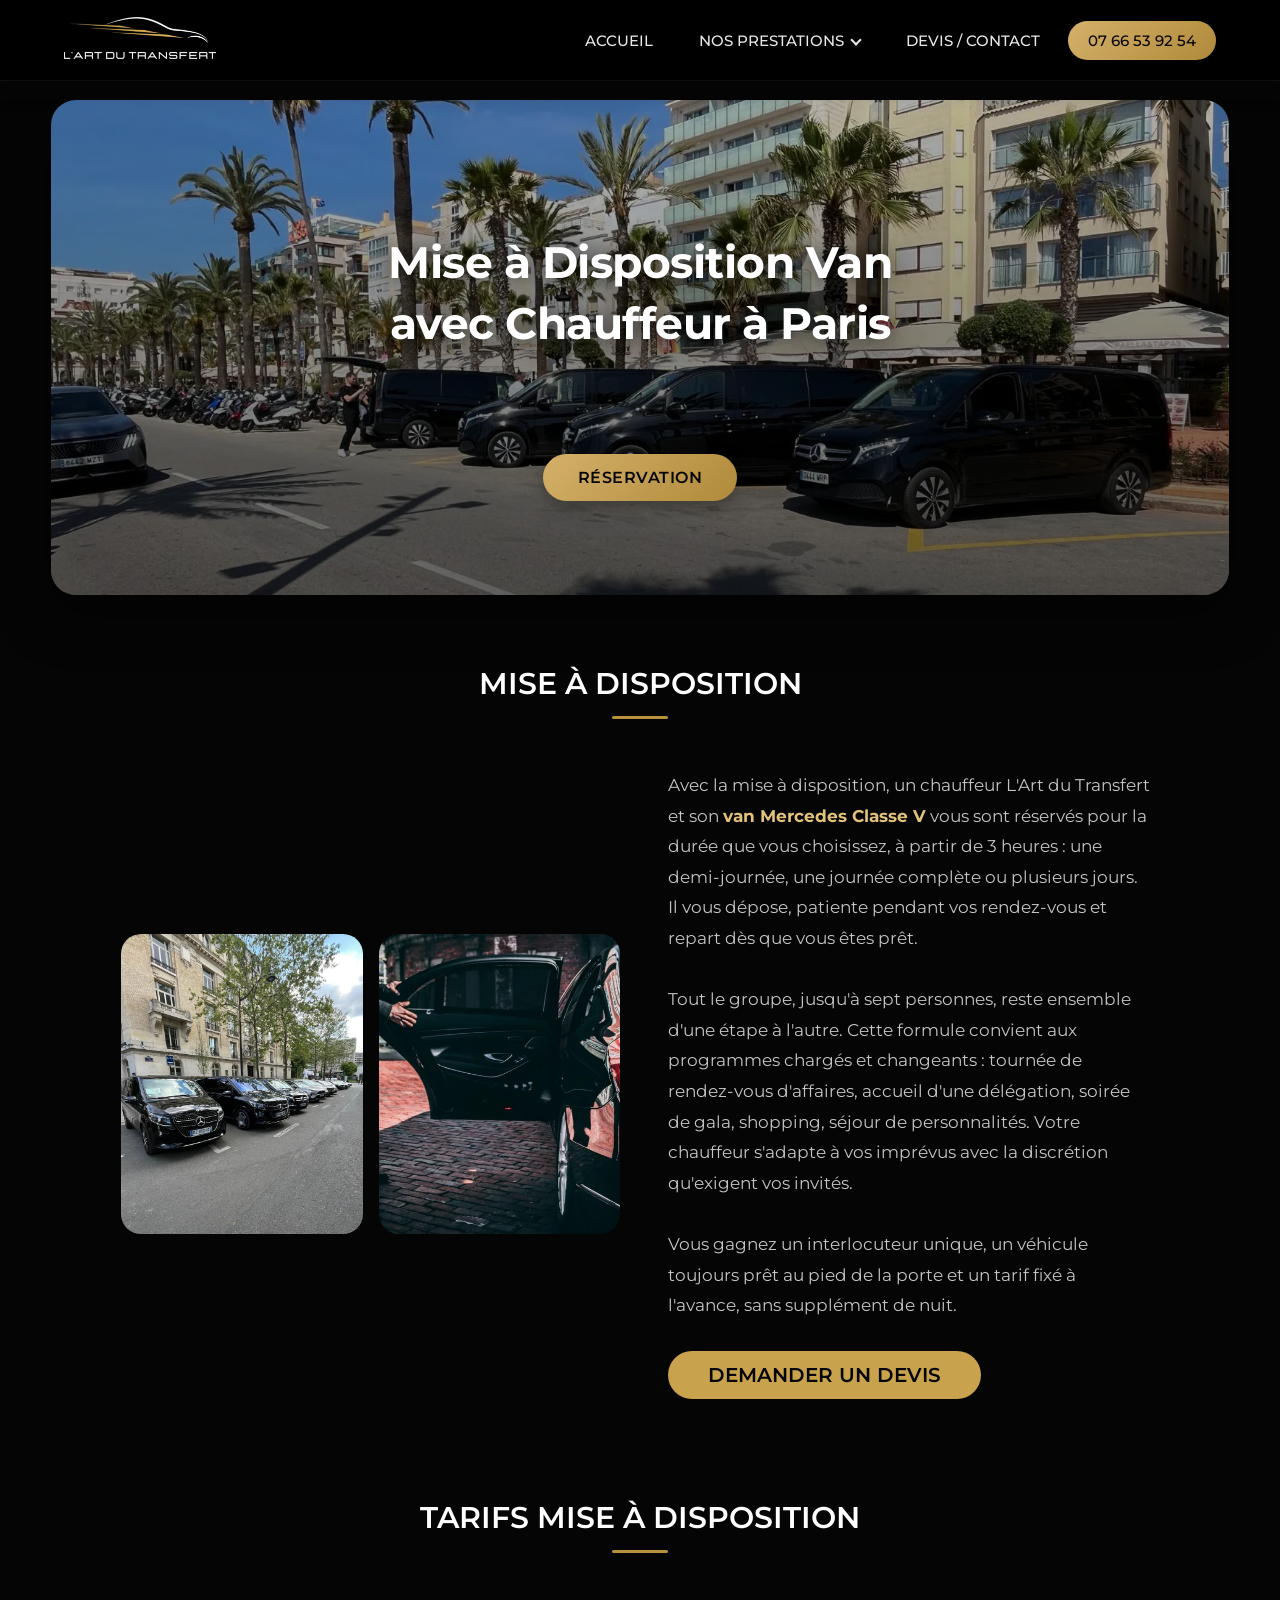
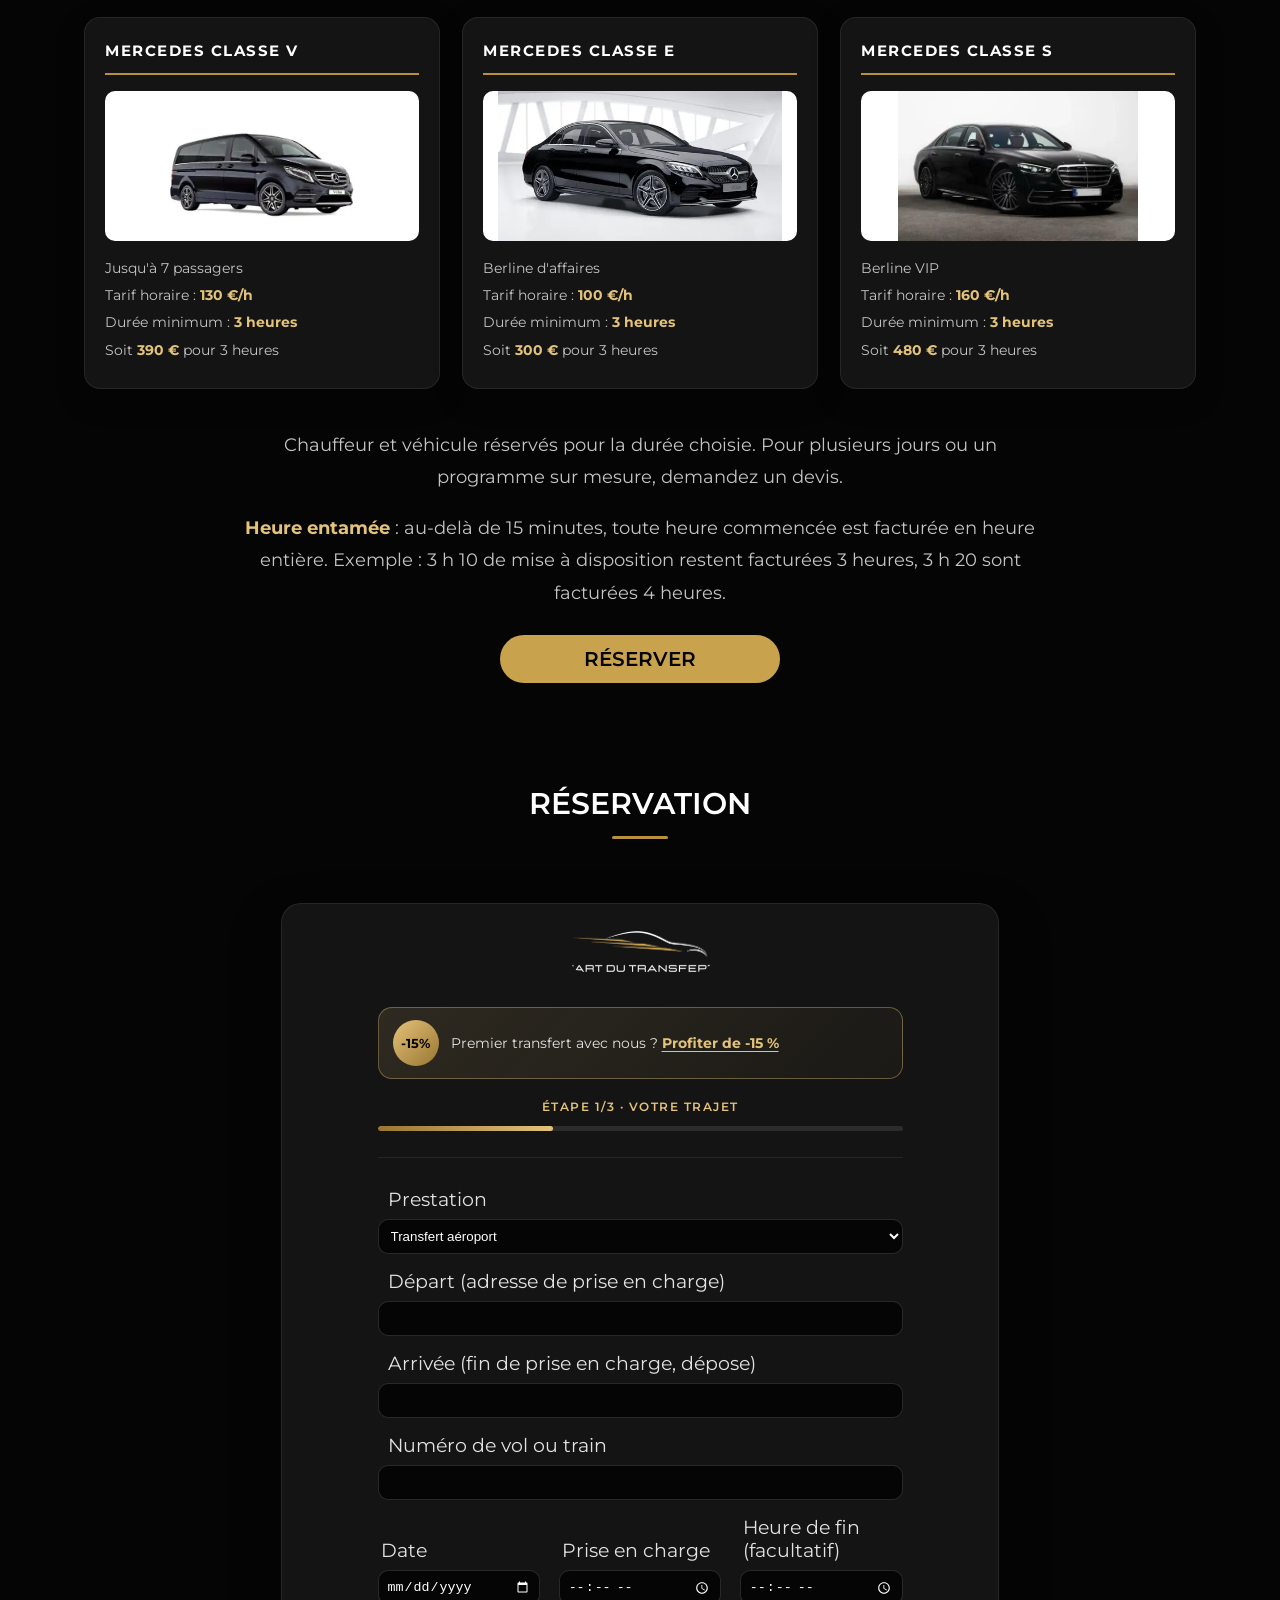
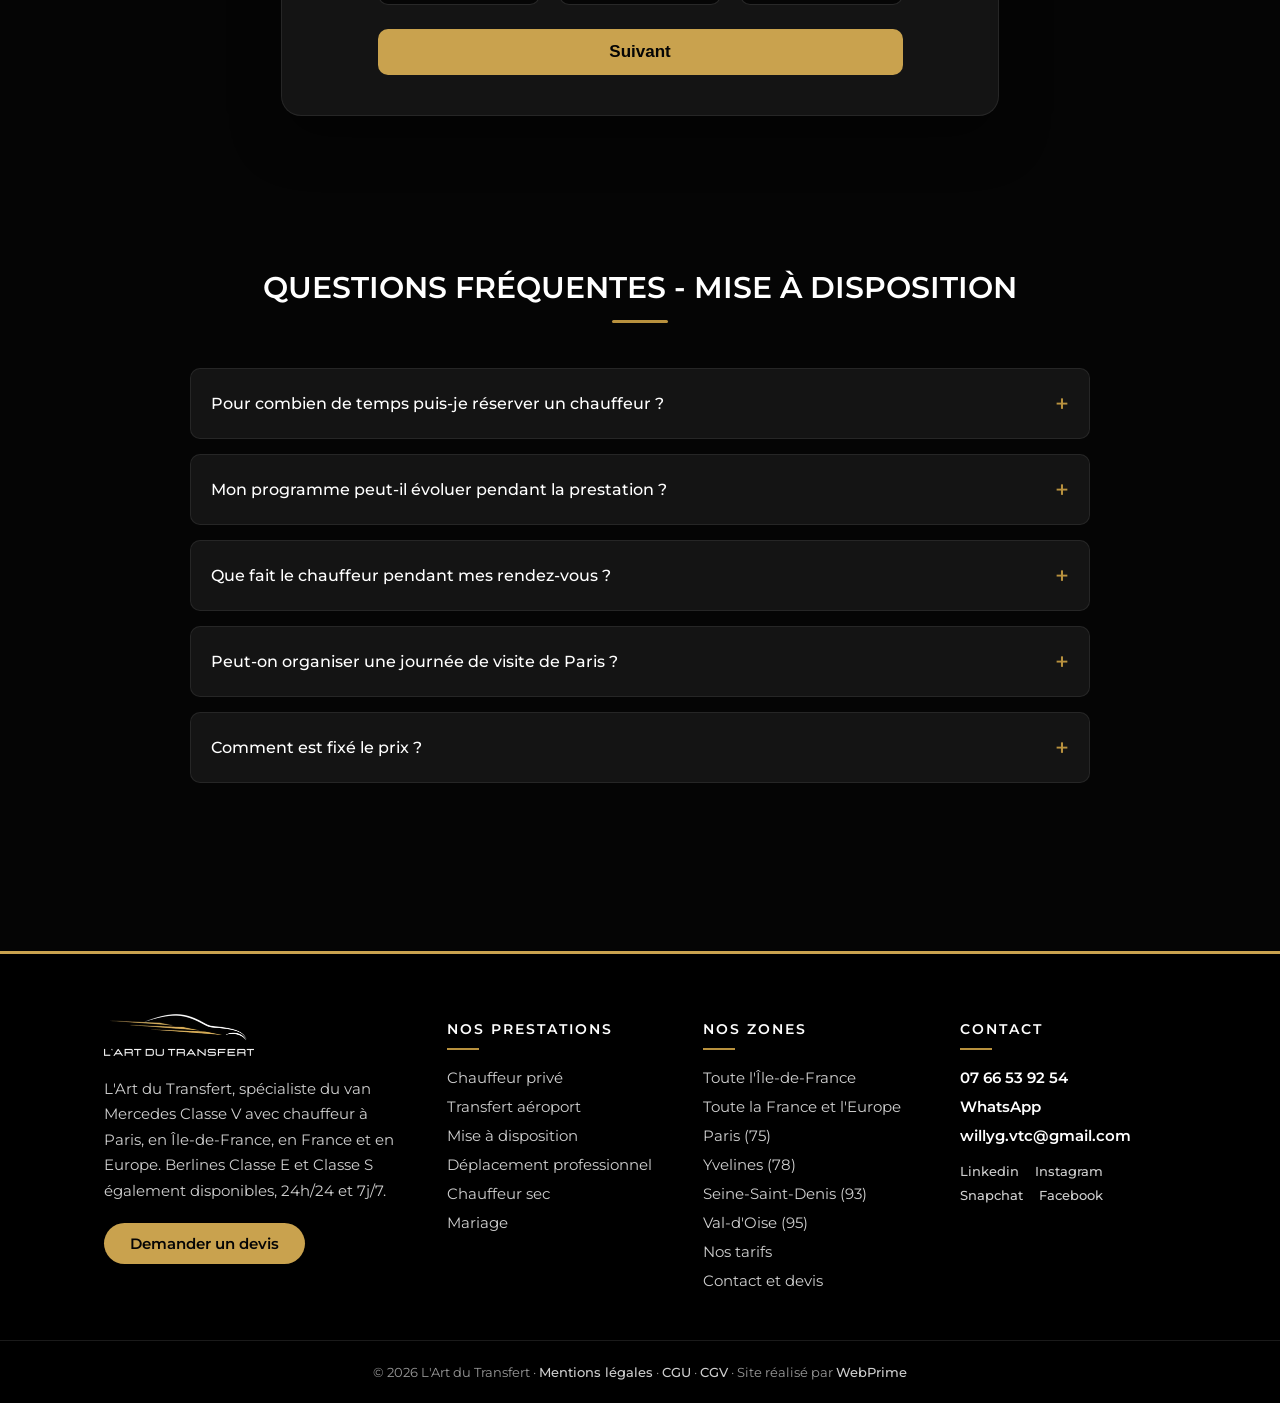
<file: mise-a-disposition-vtc.html>
<!DOCTYPE html>
<html lang="fr">
<head>
    <meta charset="UTF-8">
    <title>Mise à disposition avec chauffeur | L'Art du Transfert</title>
    <!-- Ancienne adresse : redirection permanente vers la nouvelle page -->
    <link rel="canonical" href="https://art-du-transfert.fr/mise-a-disposition-chauffeur.html">
    <meta http-equiv="refresh" content="0; url=https://art-du-transfert.fr/mise-a-disposition-chauffeur.html">
    <script>location.replace('mise-a-disposition-chauffeur.html' + location.search + location.hash);</script>
</head>
<body>
    <p>Cette page a changé d'adresse : <a href="https://art-du-transfert.fr/mise-a-disposition-chauffeur.html">Mise à disposition avec chauffeur</a>.</p>
</body>
</html>
</file>
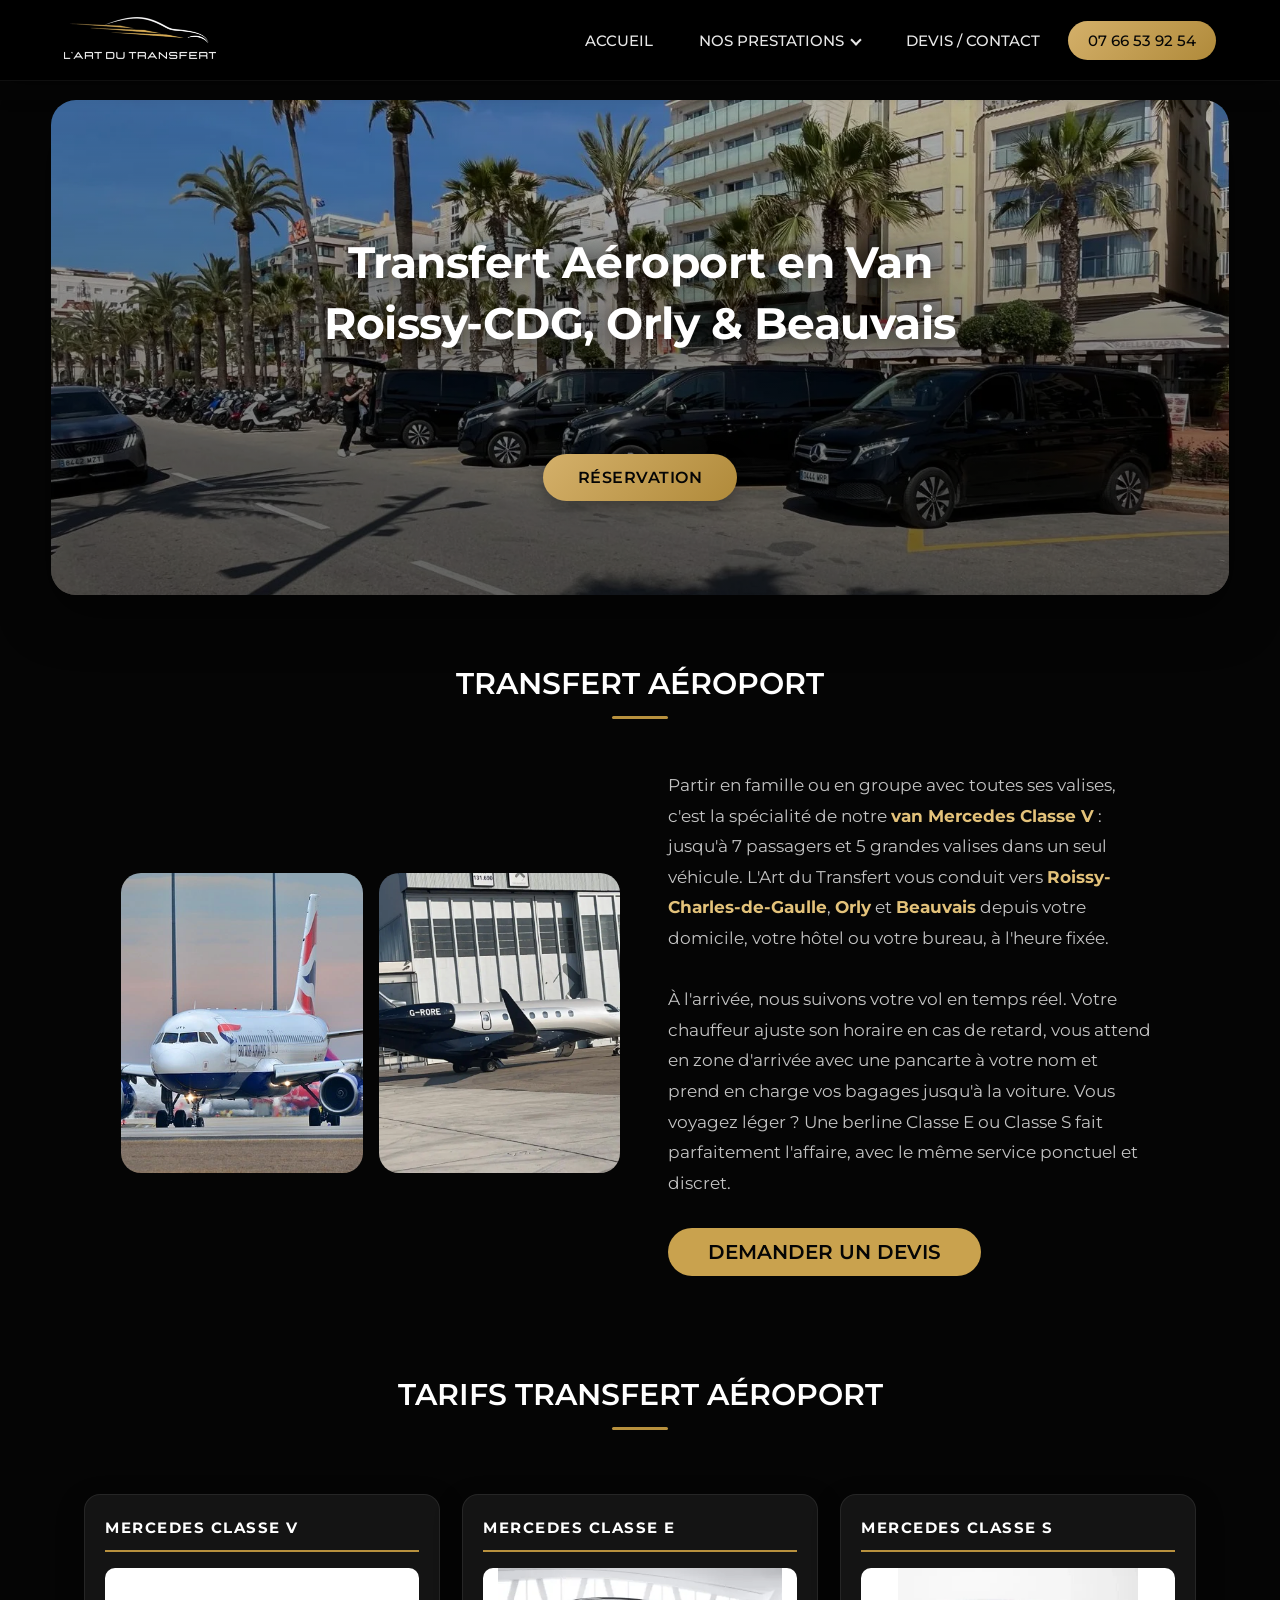
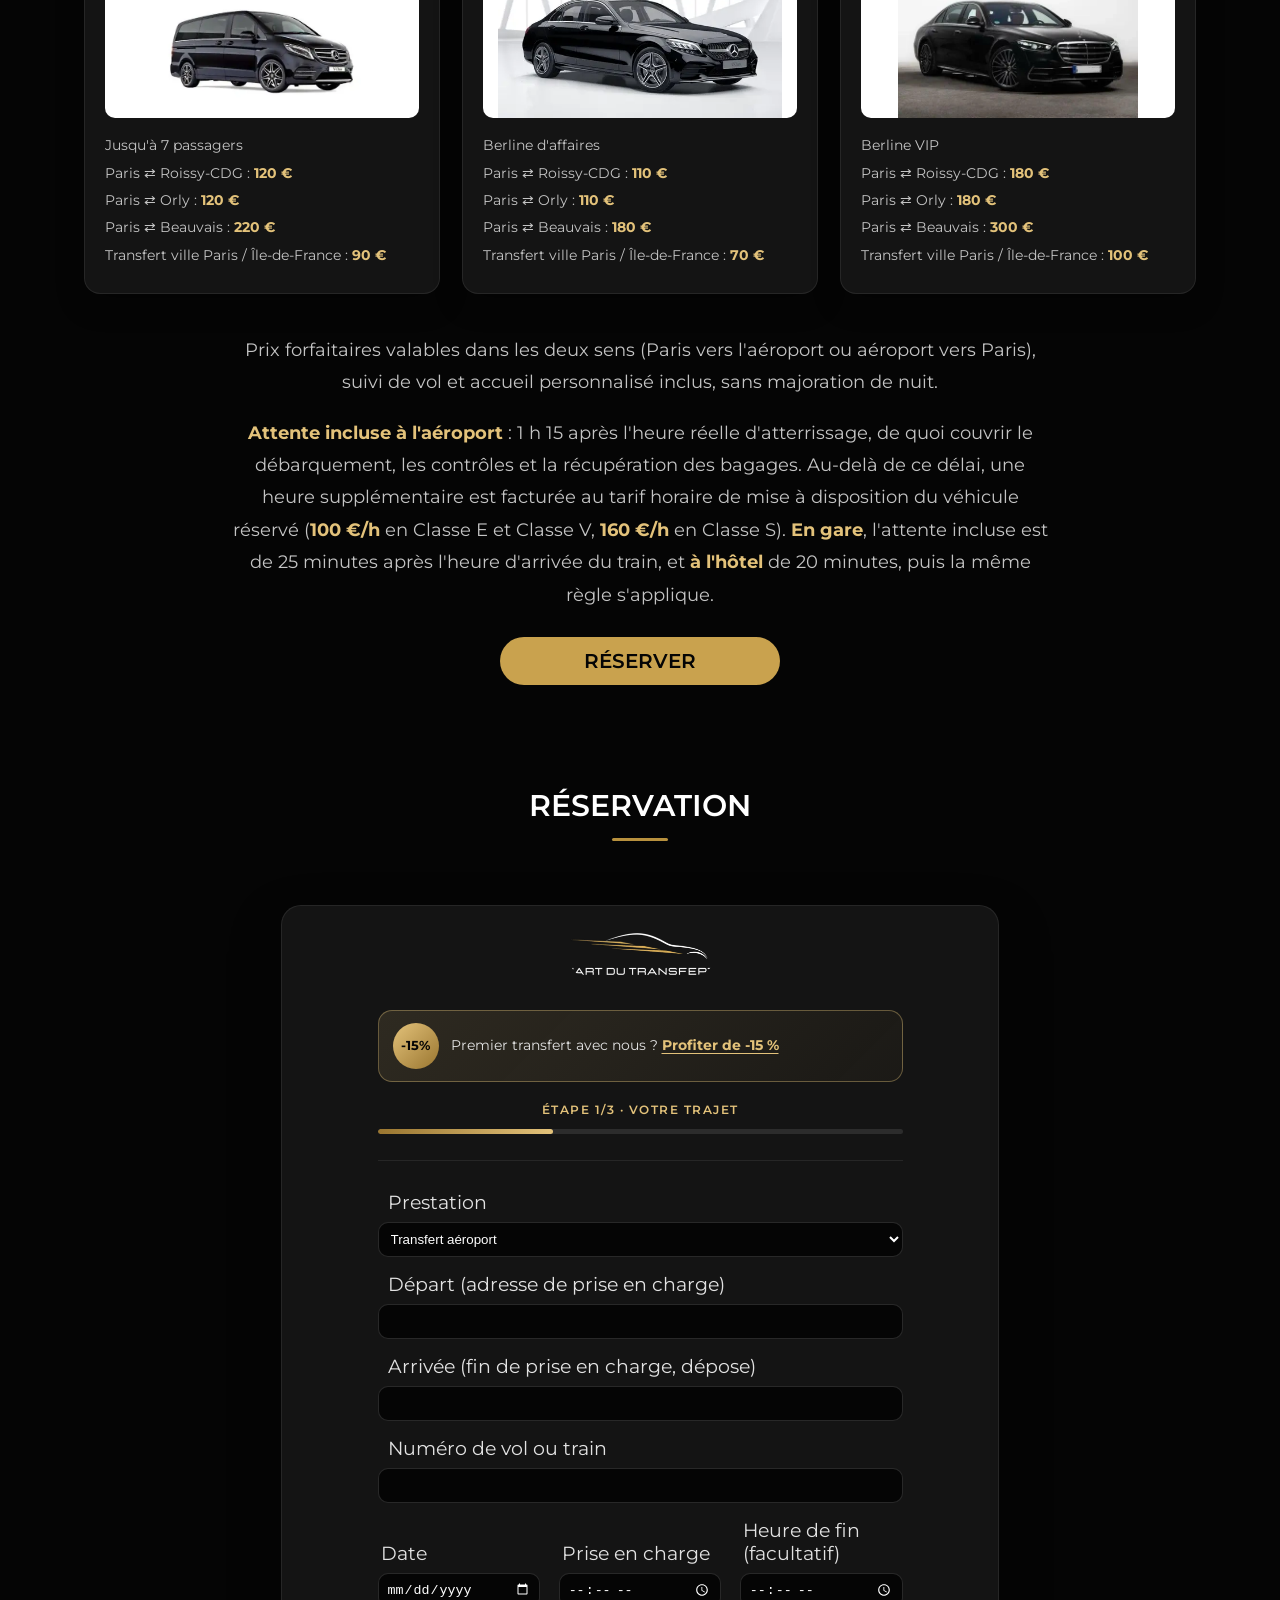
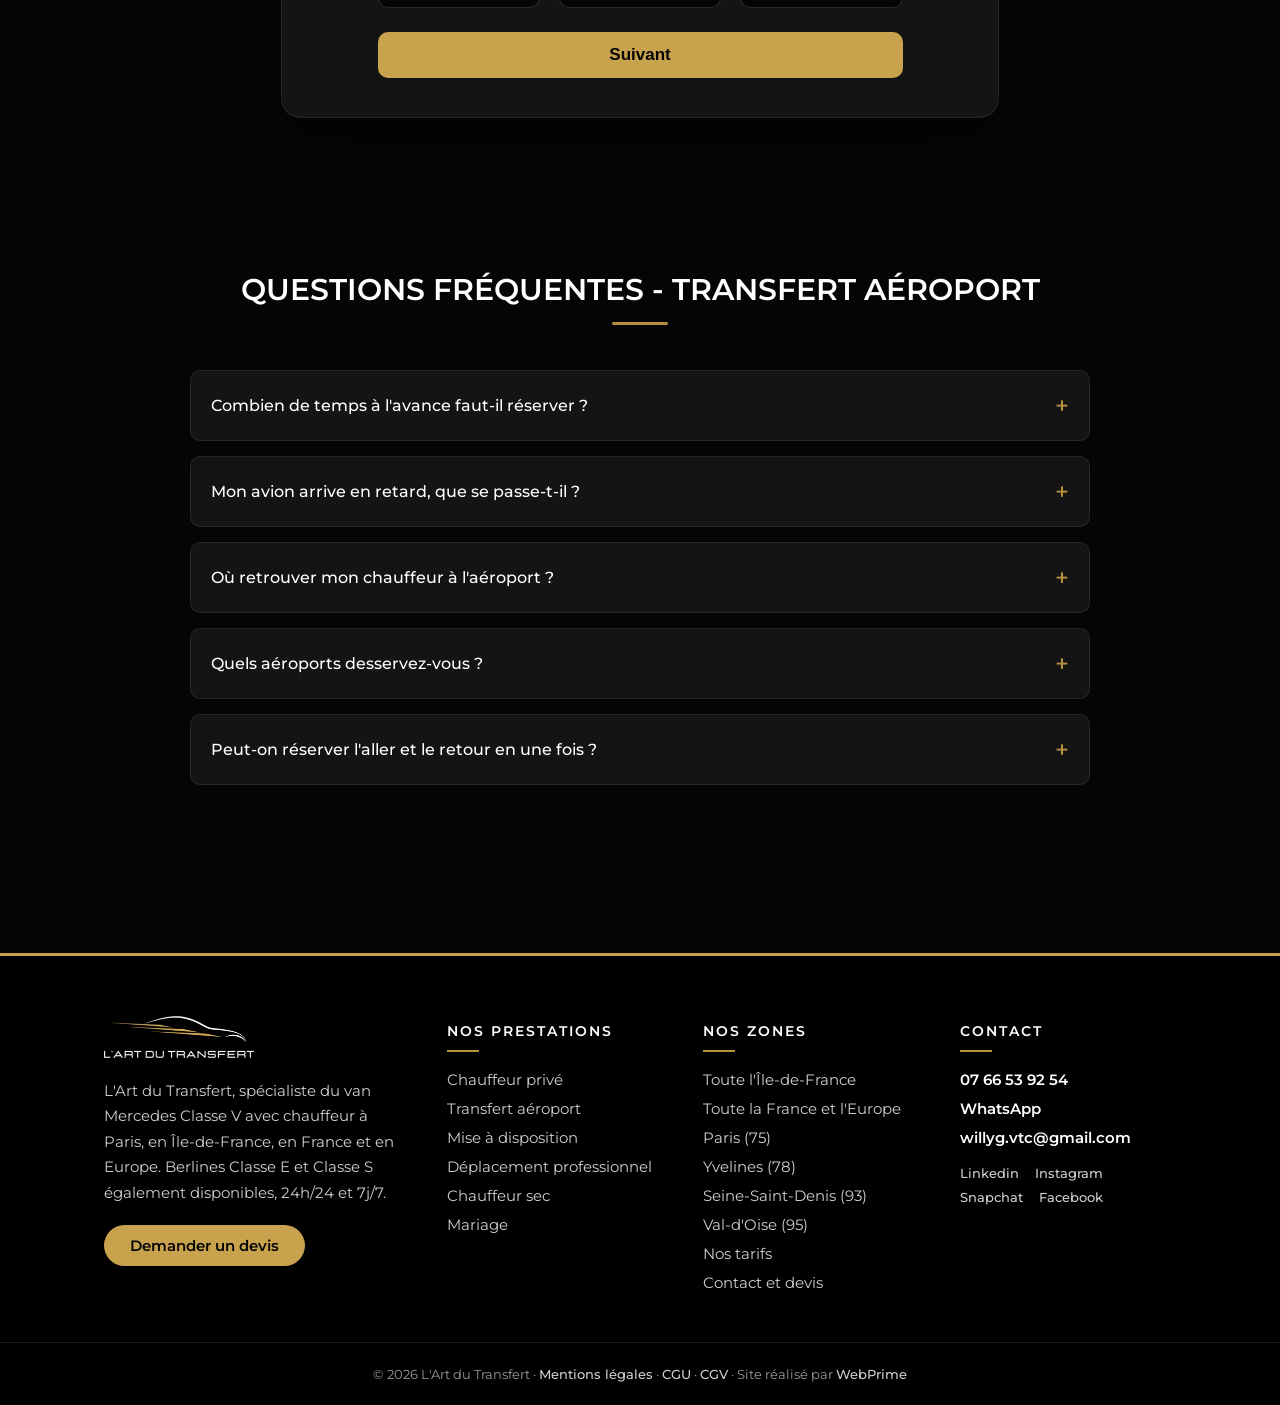
<file: transfert-aeroport.html>
<!DOCTYPE html>
<html lang="fr">

<head>
    <meta charset="utf-8">
    <meta name="viewport" content="width=device-width, initial-scale=1" />
    <meta name="robots" content="index, follow">
    <link rel="canonical" href="https://art-du-transfert.fr/transfert-aeroport.html" />
    <meta name="description"
        content="Transfert aéroport en van Mercedes Classe V avec chauffeur : jusqu&#x27;à 7 passagers et 5 grandes valises vers Roissy-CDG, Orly et Beauvais. Suivi de vol, accueil pancarte, prix forfaitaire. Berlines aussi disponibles.">
    <link href="style.css" rel="stylesheet">
    <title>Transfert Aéroport en Van avec Chauffeur - CDG, Orly, Beauvais | Mercedes Classe V</title>
    <link rel="icon" type="image/x-icon" href="./favicon.ico">
    <link rel="apple-touch-icon" type="image/png" sizes="96x96" href="./logo/apple-icon-96x96.png">
    <link rel="icon" type="image/png" sizes="32x32" href="./logo/android-icon-32x32.png">
    <meta name="msapplication-TileColor" content="#000000">
    <meta name="msapplication-TileImage" content="./logo/ms-icon-32x32.png">
    <meta name="msapplication-TileImage" content="./logo/ms-icon-96x96.png">
    <meta name="theme-color" content="#000000">
    <script type="application/ld+json">
    {
    "@context": "https://schema.org",
    "@type": "LimousineService",
    "name": "L'Art du Transfert",
    "description": "Transfert aéroport en van Mercedes Classe V avec chauffeur : jusqu'à 7 passagers et 5 grandes valises vers Roissy-CDG, Orly et Beauvais. Suivi de vol, accueil pancarte, prix forfaitaire. Berlines aussi disponibles.",
    "url": "https://art-du-transfert.fr/transfert-aeroport.html",
    "telephone": "+33766539254",
    "address": {
        "@type": "PostalAddress",
        "addressLocality": "Paris",
        "addressRegion": "Île-de-France",
        "addressCountry": "FR"
    },
    "image": [
        "https://art-du-transfert.fr/aeroport-orly.webp",
        "https://art-du-transfert.fr/avion-prive.webp"
    ],
    "hasOfferCatalog": {
        "@type": "OfferCatalog",
        "name": "Transferts aéroport Paris",
        "itemListElement": [
            {
                "@type": "Offer",
                "itemOffered": {
                    "@type": "Service",
                    "name": "transfert aéroport Paris",
                    "url": "https://art-du-transfert.fr/transfert-aeroport.html"
                }
            },
            {
                "@type": "Offer",
                "itemOffered": {
                    "@type": "Service",
                    "name": "chauffeur aéroport Roissy-Charles-de-Gaulle",
                    "url": "https://art-du-transfert.fr/transfert-aeroport.html"
                }
            },
            {
                "@type": "Offer",
                "itemOffered": {
                    "@type": "Service",
                    "name": "transfert aéroport Orly",
                    "url": "https://art-du-transfert.fr/transfert-aeroport.html"
                }
            },
            {
                "@type": "Offer",
                "itemOffered": {
                    "@type": "Service",
                    "name": "navette Paris-Beauvais",
                    "url": "https://art-du-transfert.fr/transfert-aeroport.html"
                }
            },
            {
                "@type": "Offer",
                "itemOffered": {
                    "@type": "Service",
                    "name": "transfert gare et aéroport",
                    "url": "https://art-du-transfert.fr/transfert-aeroport.html"
                }
            },
            {
                "@type": "Offer",
                "itemOffered": {
                    "@type": "Service",
                    "name": "accueil jet privé Le Bourget",
                    "url": "https://art-du-transfert.fr/transfert-aeroport.html"
                }
            }
        ]
    },

    "areaServed": {
        "@type": "AdministrativeArea",
        "name": "Île-de-France"
    }
    }
    </script>

    <script type="application/ld+json">
    {
        "@context": "https://schema.org",
        "@type": "FAQPage",
        "mainEntity": [
            {
                "@type": "Question",
                "name": "Combien de temps à l'avance faut-il réserver ?",
                "acceptedAnswer": {
                    "@type": "Answer",
                    "text": "Réserver la veille nous permet de garantir le véhicule souhaité, en particulier le van Classe V très demandé pour les familles. Pour un départ dans les prochaines heures, appelez-nous au 07 66 53 92 54."
                }
            },
            {
                "@type": "Question",
                "name": "Mon avion arrive en retard, que se passe-t-il ?",
                "acceptedAnswer": {
                    "@type": "Answer",
                    "text": "Rien de votre côté : nous suivons votre vol en direct et votre chauffeur décale son arrivée en fonction de l'heure réelle d'atterrissage, sans frais supplémentaires. À partir de cet horaire réel, 1 h 15 d'attente est incluse ; au-delà, une heure supplémentaire est facturée au tarif horaire de mise à disposition du véhicule réservé (100 €/h en Classe E et Classe V, 160 €/h en Classe S)."
                }
            },
            {
                "@type": "Question",
                "name": "Où retrouver mon chauffeur à l'aéroport ?",
                "acceptedAnswer": {
                    "@type": "Answer",
                    "text": "Il vous attend en zone d'arrivée, après la récupération des bagages, avec une pancarte nominative. Il vous accompagne ensuite jusqu'au véhicule et charge vos valises."
                }
            },
            {
                "@type": "Question",
                "name": "Quels aéroports desservez-vous ?",
                "acceptedAnswer": {
                    "@type": "Answer",
                    "text": "Paris-Charles-de-Gaulle (Roissy), Paris-Orly et Paris-Beauvais, ainsi que Le Bourget pour l'aviation d'affaires. Nous assurons aussi les liaisons entre aéroports et vers les gares parisiennes."
                }
            },
            {
                "@type": "Question",
                "name": "Peut-on réserver l'aller et le retour en une fois ?",
                "acceptedAnswer": {
                    "@type": "Answer",
                    "text": "Oui. Précisez simplement vos deux dates et horaires dans le formulaire : les deux trajets sont confirmés ensemble, avec le même niveau de service."
                }
            }
        ]
    }
    </script>
    <link href="https://fonts.googleapis.com/css2?family=Montserrat:wght@400;500;700&display=swap" rel="stylesheet">
    <link rel="preload" href="van-classe-v-hero.webp" as="image">
</head>

<body>
    <header>
        <nav class="navbar">
            <a href="https://art-du-transfert.fr/" class="logo-link">
                <img src="./logo/lart-du-transfert-dore.webp" alt="L'Art du Transfert, chauffeur privé et grande remise" title="L'Art du Transfert" class="logo" loading="lazy" decoding="async">
            </a>
            <input type="checkbox" id="nav-toggle" class="nav-toggle">
            <label for="nav-toggle" class="nav-burger">
                <span></span>
                <span></span>
                <span></span>
            </label>
            <ul class="nav-menu">
                <li class="nav-item">
                    <a href="https://art-du-transfert.fr/" title="chauffeur privé paris">ACCUEIL</a>
                </li>
                <li class="nav-item has-dropdown">
                    <input type="checkbox" id="dropdown-toggle" class="dropdown-toggle">
                    <label for="dropdown-toggle" class="dropdown-label">NOS PRESTATIONS <span class="arrow"></span></label>
                    <ul class="dropdown">
                        <li><a href="chauffeur-prive-paris-75.html" title="chauffeur privé paris">Chauffeur privé</a></li>
                        <li><a href="transfert-aeroport.html" title="transfert aéroport">Transfert Aéroport</a></li>
                        <li><a href="mise-a-disposition-chauffeur.html" title="mise à disposition avec chauffeur">Mise à Disposition</a></li>
                        <li><a href="deplacements-professionnels.html" title="chauffeur de luxe">Déplacement professionnel</a></li>
                        <li><a href="location-chauffeur-sans-voiture.html" title="chauffeur sec">Chauffeur Sec</a></li>
                        <li><a href="chauffeur-mariage.html" title="location voiture mariage avec chauffeur">Mariage</a></li>
                    </ul>
                </li>
                <li class="nav-item">
                    <a href="contact.html" title="devis chauffeur privé">DEVIS / CONTACT</a>
                </li>
                <li class="nav-item nav-cta">
                    <a href="tel:+33766539254" title="appeler L'Art du Transfert">07 66 53 92 54</a>
                </li>
            </ul>
        </nav>
    </header>
    <main>
        <div class="img-index">
            <img src="van-classe-v-hero.webp" alt="van Mercedes Classe V avec chauffeur" class="background-image">
            <h1><i>Transfert Aéroport en Van<br>Roissy-CDG, Orly &amp; Beauvais</i></h1>
            <a class="bouton-1" href="contact.html" title="chauffeur privé">RÉSERVATION</a>
        </div>
        <section>
            <h2>TRANSFERT AÉROPORT</h2>
            <div class="services-pc">
                <img src="aeroport-orly.webp" alt="chauffeur transfert aéroport Paris" title="transfert aéroport"
                    loading="lazy" decoding="async">
                <img src="avion-prive.webp" alt="transfert jet privé Paris" title="chauffeur aéroport" loading="lazy"
                    decoding="async">
            </div>
            <div class="services-mob">
                <img src="aeroport-orly.webp" alt="navette orly paris" title="transfert aéroport" loading="lazy"
                    decoding="async">
            </div>
            <div class="services-mob">
                <img src="avion-prive.webp" alt="navette orly paris" title="transfert aéroport" loading="lazy"
                    decoding="async">
            </div>
            <div class="texte1">
                <p>
                    Partir en famille ou en groupe avec toutes ses valises, c'est la spécialité de notre
                    <strong>van Mercedes Classe V</strong> : jusqu'à 7 passagers et 5 grandes valises dans un seul
                    véhicule. L'Art du Transfert vous conduit vers <strong>Roissy-Charles-de-Gaulle</strong>, <strong>Orly</strong> et
                    <strong>Beauvais</strong> depuis votre domicile, votre hôtel ou votre bureau, à l'heure fixée.
                    <br><br>
                    À l'arrivée, nous suivons votre vol en temps réel. Votre chauffeur ajuste son horaire en cas
                    de retard, vous attend en zone d'arrivée avec une pancarte à votre nom et prend en charge vos
                    bagages jusqu'à la voiture. Vous voyagez léger ? Une berline Classe E ou Classe S fait
                    parfaitement l'affaire, avec le même service ponctuel et discret.
                </p>
            </div>
            <a class="bouton-3" href="contact.html" title="devis transfert aéroport">DEMANDER UN DEVIS</a>
        </section>
        <h2>TARIFS TRANSFERT AÉROPORT</h2>
        <div class="p-slide">
            <div class="slide">
                <p><strong class="strong-pvtc">MERCEDES CLASSE V</strong>
                    <img src="van.webp" alt="tarif van Mercedes Classe V avec chauffeur">
                    Jusqu'à 7 passagers <br>
                    Paris ⇄ Roissy-CDG : <strong>120 €</strong> <br>
                    Paris ⇄ Orly : <strong>120 €</strong> <br>
                    Paris ⇄ Beauvais : <strong>220 €</strong> <br>
                    Transfert ville Paris / Île-de-France : <strong>90 €</strong>
                </p>
            </div>
            <div class="slide">
                <p><strong class="strong-pvtc">MERCEDES CLASSE E</strong>
                    <img src="classe-e-berline.webp" alt="tarif Mercedes Classe E avec chauffeur">
                    Berline d'affaires <br>
                    Paris ⇄ Roissy-CDG : <strong>110 €</strong> <br>
                    Paris ⇄ Orly : <strong>110 €</strong> <br>
                    Paris ⇄ Beauvais : <strong>180 €</strong> <br>
                    Transfert ville Paris / Île-de-France : <strong>70 €</strong>
                </p>
            </div>
            <div class="slide">
                <p><strong class="strong-pvtc">MERCEDES CLASSE S</strong>
                    <img src="mercedes-classe-s.webp" alt="tarif Mercedes Classe S avec chauffeur">
                    Berline VIP <br>
                    Paris ⇄ Roissy-CDG : <strong>180 €</strong> <br>
                    Paris ⇄ Orly : <strong>180 €</strong> <br>
                    Paris ⇄ Beauvais : <strong>300 €</strong> <br>
                    Transfert ville Paris / Île-de-France : <strong>100 €</strong>
                </p>
            </div>
        </div>
        <div class="texte1">
            <p>Prix forfaitaires valables dans les deux sens (Paris vers l'aéroport ou aéroport vers Paris), suivi de vol
                et accueil personnalisé inclus, sans majoration de nuit.</p>
            <p><strong>Attente incluse à l'aéroport</strong> : 1 h 15 après l'heure réelle d'atterrissage, de quoi
                couvrir le débarquement, les contrôles et la récupération des bagages. Au-delà de ce délai, une heure
                supplémentaire est facturée au tarif horaire de mise à disposition du véhicule réservé
                (<strong>100 €/h</strong> en Classe E et Classe V, <strong>160 €/h</strong> en Classe S).
                <strong>En gare</strong>, l'attente incluse est de 25 minutes après l'heure d'arrivée du train, et <strong>à l'hôtel</strong> de 20 minutes, puis
                la même règle s'applique.</p>
        </div>
        <a class="bouton-3" href="contact.html" title="réserver transfert aéroport">RÉSERVER</a>
        <h2>RÉSERVATION</h2>
        <div class="form-container">
            <div class="image-container">
                <img src="./logo/lart-du-transfert-dore-300.webp" alt="L'Art du Transfert chauffeur privé Paris" title="L'Art du Transfert" loading="lazy" decoding="async">
            </div>
            <form id="contactForm" action="https://webprime.app/webhook/contact/122df4dd24c7aa04f24c69896a1f8dae76427f45d6d30b6a4fad8a621d08f224" method="POST" onsubmit="return sendBoth(event)">
                <div class="hp-wrap">
                    <label for="website">Votre site web :</label>
                    <input type="text" id="website" name="_honey" autocomplete="off">
                </div>

                <div class="form-progress">
                    <div class="form-progress-bar"><span id="formProgressFill"></span></div>
                    <div class="form-progress-label">Étape <span id="formStepNum">1</span>/3 &middot; <span id="formStepName">Votre trajet</span></div>
                </div>

                <div class="form-step" data-name="Votre trajet">
                    <label for="prestation">Prestation</label>
                    <select id="prestation" name="prestation">
                        <option value="Transfert aeroport">Transfert aéroport</option>
                        <option value="Mise a disposition">Mise à disposition</option>
                        <option value="Deplacement pro">Déplacement professionnel</option>
                        <option value="Trajet Prive">Trajet Privé</option>
                        <option value="Chauffeur Sec">Chauffeur Sec</option>
                        <option value="Mariage">Mariage</option>
                        <option value="Longue distance">Longue distance / Europe</option>
                        <option value="Tourisme">Tourisme</option>
                        <option value="Autre">Autre</option>
                    </select>

                    <label for="departure1">Départ (adresse de prise en charge)</label>
                    <input type="text" id="departure1" name="lieu_depart" required>

                    <label for="arrival1">Arrivée (fin de prise en charge, dépose)</label>
                    <input type="text" id="arrival1" name="lieu_arrivee" required>

                    <label for="numero">Numéro de vol ou train</label>
                    <input type="text" id="numero" name="numero">

                    <div class="inline-container">
                        <div class="inline-item">
                            <label for="date">Date</label>
                            <input type="date" id="date" name="date" required>
                        </div>
                        <div class="inline-item">
                            <label for="heure">Prise en charge</label>
                            <input type="time" id="heure" name="heure" required>
                        </div>
                        <div class="inline-item">
                            <label for="heure_fin">Heure de fin (facultatif)</label>
                            <input type="time" id="heure_fin" name="heure_fin">
                        </div>
                    </div>
                </div>

                <div class="form-step" data-name="Passagers &amp; bagages">
                    <div class="inline-container">
                        <div class="inline-item">
                            <label for="passengers">Adultes</label>
                            <select id="passengers" name="passagers">
                                <option value="1">1</option>
                                <option value="2">2</option>
                                <option value="3">3</option>
                                <option value="4">4</option>
                                <option value="5">5</option>
                                <option value="6">6</option>
                                <option value="7">7</option>
                            </select>
                        </div>
                        <div class="inline-item">
                            <label for="children">Enfants</label>
                            <select id="children" name="enfants">
                                <option value="0">0</option>
                                <option value="1">1</option>
                                <option value="2">2</option>
                                <option value="3">3</option>
                            </select>
                        </div>
                    </div>

                    <div class="inline-container">
                        <div class="inline-item">
                            <label for="luggage">Bagages</label>
                            <select id="luggage" name="bagages">
                                <option value="0">0</option>
                                <option value="1">1</option>
                                <option value="2">2</option>
                                <option value="3">3</option>
                                <option value="4">4</option>
                                <option value="5">5</option>
                                <option value="6">6</option>
                                <option value="7">7</option>
                                <option value="8">8</option>
                            </select>
                        </div>
                        <div class="inline-item">
                            <label for="car-seats">Sièges auto</label>
                            <select id="car-seats" name="sieges_auto">
                                <option value="0">0</option>
                                <option value="1">1</option>
                                <option value="2">2</option>
                                <option value="3">3</option>
                            </select>
                        </div>
                        <div class="inline-item">
                            <label for="rehausseur">Rehausseur</label>
                            <select id="rehausseur" name="rehausseur">
                                <option value="0">0</option>
                                <option value="1">1</option>
                                <option value="2">2</option>
                                <option value="3">3</option>
                            </select>
                        </div>
                    </div>
                </div>

                <div class="form-step" data-name="Vos coordonnées">
                    <label for="name">Nom / Prénom</label>
                    <input type="text" id="name" name="nom" required pattern="[A-Za-zÀ-ÿ' -]{2,60}" title="Indiquez votre nom (lettres uniquement, 2 à 60 caractères)">

                    <label for="tel">Téléphone :</label>
                    <input type="tel" id="tel" name="tel" pattern="(?:0[1-9](?:[ .\-]?\d{2}){4}|(?:\+|00)[ .]?[1-9](?:[ .\(\)\-]{0,2}\d){6,16})" maxlength="25" inputmode="tel" title="Numéro français (06 12 34 56 78) ou étranger avec l’indicatif du pays (+34, +44, +1, +212, +971…)" required>

                    <label for="email">Email</label>
                    <input type="email" id="email" name="email" required>

                    <label for="comments">Commentaires</label>
                    <textarea id="comments" name="commentaires" rows="4"></textarea>
                </div>

                <div class="form-nav">
                    <button type="button" class="form-prev" id="formPrev">Précédent</button>
                    <button type="button" class="form-next" id="formNext">Suivant</button>
                    <button type="submit" class="form-submit" id="formSubmit">ENVOYER</button>
                </div>
            </form>
            <div class="contact-thanks" style="display:none; padding: 30px 20px; background-color: #111111; border: 2px solid #c9a24e; border-radius: 8px; text-align: center; margin-top: 20px;">
                <h3 style="color: #e3c27a; margin: 0 0 10px 0;">Merci pour votre demande !</h3>
                <p style="margin: 0; color: #ffffff; font-size: 1.05em;">Nous vous recontactons rapidement.</p>
            </div>
        </div>
    </main>
    <section class="faq-section">
        <h2>QUESTIONS FRÉQUENTES - TRANSFERT AÉROPORT</h2>
        <div class="faq-item">
            <input type="checkbox" id="faq1">
            <label for="faq1">Combien de temps à l'avance faut-il réserver ?</label>
            <div class="faq-answer">
                <p>Réserver la veille nous permet de garantir le véhicule souhaité, en particulier le van Classe V très demandé pour les familles. Pour un départ dans les prochaines heures, appelez-nous au 07 66 53 92 54.</p>
            </div>
        </div>
        <div class="faq-item">
            <input type="checkbox" id="faq2">
            <label for="faq2">Mon avion arrive en retard, que se passe-t-il ?</label>
            <div class="faq-answer">
                <p>Rien de votre côté : nous suivons votre vol en direct et votre chauffeur décale son arrivée en fonction de l'heure réelle d'atterrissage, sans frais supplémentaires. À partir de cet horaire réel, 1 h 15 d'attente est incluse ; au-delà, une heure supplémentaire est facturée au tarif horaire de mise à disposition du véhicule réservé (100 €/h en Classe E et Classe V, 160 €/h en Classe S).</p>
            </div>
        </div>
        <div class="faq-item">
            <input type="checkbox" id="faq3">
            <label for="faq3">Où retrouver mon chauffeur à l'aéroport ?</label>
            <div class="faq-answer">
                <p>Il vous attend en zone d'arrivée, après la récupération des bagages, avec une pancarte nominative. Il vous accompagne ensuite jusqu'au véhicule et charge vos valises.</p>
            </div>
        </div>
        <div class="faq-item">
            <input type="checkbox" id="faq4">
            <label for="faq4">Quels aéroports desservez-vous ?</label>
            <div class="faq-answer">
                <p>Paris-Charles-de-Gaulle (Roissy), Paris-Orly et Paris-Beauvais, ainsi que Le Bourget pour l'aviation d'affaires. Nous assurons aussi les liaisons entre aéroports et vers les gares parisiennes.</p>
            </div>
        </div>
        <div class="faq-item">
            <input type="checkbox" id="faq5">
            <label for="faq5">Peut-on réserver l'aller et le retour en une fois ?</label>
            <div class="faq-answer">
                <p>Oui. Précisez simplement vos deux dates et horaires dans le formulaire : les deux trajets sont confirmés ensemble, avec le même niveau de service.</p>
            </div>
        </div>
    </section>
    <footer class="site-footer" id="contactez-nous">
        <div class="footer-grid">
            <div class="footer-col footer-brand">
                <img src="./logo/lart-du-transfert-dore-300.webp" alt="L'Art du Transfert chauffeur privé Paris" title="L'Art du Transfert" class="footer-logo" width="150" height="41" loading="lazy" decoding="async">
                <p>L'Art du Transfert, spécialiste du van Mercedes Classe V avec chauffeur à Paris, en Île-de-France, en France et en Europe. Berlines Classe E et Classe S également disponibles, 24h/24 et 7j/7.</p>
                <a class="footer-cta" href="contact.html" title="devis chauffeur privé">Demander un devis</a>
            </div>
            <div class="footer-col">
                <h4>NOS PRESTATIONS</h4>
                <ul>
                    <li><a href="chauffeur-prive-paris-75.html" title="chauffeur privé paris">Chauffeur privé</a></li>
                    <li><a href="transfert-aeroport.html" title="transfert aéroport">Transfert aéroport</a></li>
                    <li><a href="mise-a-disposition-chauffeur.html" title="mise à disposition avec chauffeur">Mise à disposition</a></li>
                    <li><a href="deplacements-professionnels.html" title="déplacement professionnel">Déplacement professionnel</a></li>
                    <li><a href="location-chauffeur-sans-voiture.html" title="chauffeur sec">Chauffeur sec</a></li>
                    <li><a href="chauffeur-mariage.html" title="chauffeur mariage">Mariage</a></li>
                </ul>
            </div>
            <div class="footer-col">
                <h4>NOS ZONES</h4>
                <ul>
                    <li class="zone-info">Toute l'Île-de-France</li>
                    <li class="zone-info">Toute la France et l'Europe</li>
                    <li><a href="chauffeur-prive-paris-75.html" title="chauffeur privé paris 75">Paris (75)</a></li>
                    <li><a href="chauffeur-prive-78.html" title="chauffeur privé yvelines">Yvelines (78)</a></li>
                    <li><a href="chauffeur-prive-93.html" title="chauffeur privé seine-saint-denis">Seine-Saint-Denis (93)</a></li>
                    <li><a href="chauffeur-prive-95.html" title="chauffeur privé val-d'oise">Val-d'Oise (95)</a></li>
                    <li><a href="index.html#tarifs" title="tarifs van avec chauffeur">Nos tarifs</a></li>
                    <li><a href="contact.html" title="devis chauffeur privé">Contact et devis</a></li>
                </ul>
            </div>
            <div class="footer-col">
                <h4>CONTACT</h4>
                <ul class="footer-contact">
                    <li><a href="tel:+33766539254" title="tel">07 66 53 92 54</a></li>
                    <li><a href="https://wa.me/33766539254" target="_blank" title="WhatsApp">WhatsApp</a></li>
                    <li><a href="mailto:willyg.vtc@gmail.com" title="email">willyg.vtc@gmail.com</a></li>
                </ul>
                <div class="footer-social">
                    <a href="https://fr.linkedin.com/" target="_blank" title="LinkedIn L'Art du Transfert">Linkedin</a>
                    <a href="https://www.instagram.com/" target="_blank" title="Instagram L'Art du Transfert">Instagram</a>
                    <a href="https://www.snapchat.com/" target="_blank" title="Snapchat L'Art du Transfert">Snapchat</a>
                    <a href="https://www.facebook.com/" target="_blank" title="Facebook L'Art du Transfert">Facebook</a>
                </div>
            </div>
        </div>
        <div class="footer-bottom">
            <p>&copy; 2026 L'Art du Transfert &middot; <a href="mentions-legales.html">Mentions légales</a> &middot; <a href="cgu.html">CGU</a> &middot; <a href="cgv.html">CGV</a> &middot; Site réalisé par <a href="https://webprime.app/" target="_blank">WebPrime</a></p>
        </div>
        <div class="whats-icon"><a href="https://wa.me/33766539254" title="réservation chauffeur privé"
                target="_blank"><img src="numero-chauffeur-prive.webp" alt="contact"></a>
        </div>
    </footer>
    <script>
        const list = document.querySelectorAll('.list');
        function activeLink() {
            list.forEach((item) =>
                item.classList.remove('active'));
            this.classList.add('active');
        }
        list.forEach((item) =>
            item.addEventListener('mouseover', activeLink));
    </script>
    <script>
        document.querySelectorAll('.nav-menu a').forEach(function(link) {
            link.addEventListener('click', function() {
                document.getElementById('nav-toggle').checked = false;
            });
        });
    </script>
    <script>
        document.addEventListener('DOMContentLoaded', function () {
            var observerOptions = {
                root: null,
                rootMargin: '0px',
                threshold: 0.5
            };
            function observeStep(entry, observer) {
                entry.target.classList.add('slide-in-done');
                observer.unobserve(entry.target);
            }
            function createObserver(element) {
                var observer = new IntersectionObserver(function (entries) {
                    entries.forEach(function (entry) {
                        if (entry.isIntersecting) {
                            observeStep(entry, observer);
                        }
                    });
                }, observerOptions);
                observer.observe(element);
            }
            var elements = document.querySelectorAll('.slide');
            elements.forEach(function (element) {
                createObserver(element);
            });
        });
    </script>
        <script>
    function sendBoth(e) {
        e.preventDefault();
        var form = e.target;
        var btn = form.querySelector('button[type="submit"]');
        var honeyField = form.querySelector('[name="_honey"]');
        if (honeyField && honeyField.value) return false;
        btn.textContent = 'Envoi en cours...';
        btn.disabled = true;
                var nom = (form.querySelector('[name="nom"]') || {}).value || '';
        var tel = (form.querySelector('[name="tel"]') || {}).value || '';
        var email = (form.querySelector('[name="email"]') || {}).value || '';
        var prestation = (form.querySelector('[name="prestation"]') || {}).value || '';
        var depart = (form.querySelector('[name="lieu_depart"]') || {}).value || '';
        var arrivee = (form.querySelector('[name="lieu_arrivee"]') || {}).value || '';
        var numero = (form.querySelector('[name="numero"]') || {}).value || '';
        var date = (form.querySelector('[name="date"]') || {}).value || '';
        var heure = (form.querySelector('[name="heure"]') || {}).value || '';
        var heureFin = (form.querySelector('[name="heure_fin"]') || {}).value || '';
        var passagers = (form.querySelector('[name="passagers"]') || {}).value || '';
        var enfants = (form.querySelector('[name="enfants"]') || {}).value || '';
        var bagages = (form.querySelector('[name="bagages"]') || {}).value || '';
        var sieges = (form.querySelector('[name="sieges_auto"]') || {}).value || '';
        var rehausseur = (form.querySelector('[name="rehausseur"]') || {}).value || '';
        var commentaires = (form.querySelector('[name="commentaires"]') || {}).value || '';
        var webhookData = new FormData();
        webhookData.append('name', nom);
        webhookData.append('email', email);
        webhookData.append('tel', tel);
        webhookData.append('service', prestation);
        var msg = 'Prestation : ' + prestation
            + '\nDepart : ' + depart
            + '\nArrivee : ' + arrivee
            + '\nNumero de vol/train : ' + numero
            + '\nDate : ' + date + ' a ' + heure
            + (heureFin ? '\nHeure de fin prevue : ' + heureFin : '')
            + '\nPassagers : ' + passagers + ' adulte(s), ' + enfants + ' enfant(s)'
            + '\nBagages : ' + bagages + ' | Sieges auto : ' + sieges + ' | Rehausseur : ' + rehausseur
            + '\n\nCommentaires : ' + commentaires;
        if (window.ADT_PROMO) msg = window.ADT_PROMO.appliquer(webhookData, msg);
        webhookData.append('message', msg);
        var p1 = fetch('https://webprime.app/webhook/contact/122df4dd24c7aa04f24c69896a1f8dae76427f45d6d30b6a4fad8a621d08f224', {
            method: 'POST',
            body: webhookData,
            keepalive: true
        }).catch(function() {});
        var shown = false;
        var showThanks = function() {
            if (shown) return;
            shown = true;
            form.style.display = 'none';
            var thanks = form.nextElementSibling;
            while (thanks && !(thanks.classList && thanks.classList.contains('contact-thanks'))) {
                thanks = thanks.nextElementSibling;
            }
            if (thanks) thanks.style.display = 'block';
        };
        Promise.allSettled([p1]).then(showThanks);
        setTimeout(showThanks, 3000);
        return false;
    }
    </script>
    <nav class="bottom-nav">
        <a href="https://art-du-transfert.fr/" class="bottom-nav-item" title="Accueil chauffeur privé Paris">
            <span class="bottom-nav-icon"><svg viewBox="0 0 24 24"><path d="M3 11l9-8 9 8"/><path d="M5 10v10h14V10"/></svg></span>
            <span class="bottom-nav-label">Accueil</span>
        </a>
        <a href="chauffeur-prive-paris-75.html" class="bottom-nav-item" title="Nos prestations de chauffeur privé">
            <span class="bottom-nav-icon"><svg viewBox="0 0 24 24"><path d="M4 12l1.8-4.5c.3-.6.9-1 1.6-1h9.2c.7 0 1.3.4 1.6 1L20 12v5h-2.5v-2h-11v2H4z"/><circle cx="7.5" cy="14.5" r="1.5"/><circle cx="16.5" cy="14.5" r="1.5"/></svg></span>
            <span class="bottom-nav-label">Services</span>
        </a>
        <a href="contact.html" class="bottom-nav-item" title="Devis chauffeur privé">
            <span class="bottom-nav-icon"><svg viewBox="0 0 24 24"><path d="M6 3h12v18l-3-2-3 2-3-2-3 2z"/><path d="M9 8h6M9 12h6"/></svg></span>
            <span class="bottom-nav-label">Devis</span>
        </a>
        <a href="tel:+33766539254" class="bottom-nav-item bottom-nav-call" title="Appeler L'Art du Transfert">
            <span class="bottom-nav-icon"><svg viewBox="0 0 24 24"><path d="M6.6 10.8c1.4 2.8 3.8 5.1 6.6 6.6l2.2-2.2c.3-.3.7-.4 1-.2 1.1.4 2.3.6 3.5.6.6 0 1 .4 1 1V20c0 .6-.4 1-1 1C10.6 21 3 13.4 3 4c0-.6.4-1 1-1h3.5c.6 0 1 .4 1 1 0 1.2.2 2.4.6 3.5.1.4 0 .8-.3 1z"/></svg></span>
            <span class="bottom-nav-label">Appeler</span>
        </a>
        <a href="https://wa.me/33766539254" target="_blank" class="bottom-nav-item bottom-nav-whatsapp" title="Réservation WhatsApp chauffeur privé">
            <span class="bottom-nav-icon"><svg viewBox="0 0 24 24"><path d="M17.472 14.382c-.297-.149-1.758-.867-2.03-.967-.273-.099-.471-.148-.67.15-.197.297-.767.966-.94 1.164-.173.199-.347.223-.644.075-.297-.15-1.255-.463-2.39-1.475-.883-.788-1.48-1.761-1.653-2.059-.173-.297-.018-.458.13-.606.134-.133.298-.347.446-.52.149-.174.198-.298.298-.497.099-.198.05-.371-.025-.52-.075-.149-.669-1.612-.916-2.207-.242-.579-.487-.5-.669-.51-.173-.008-.371-.01-.57-.01-.198 0-.52.074-.792.372-.272.297-1.04 1.016-1.04 2.479 0 1.462 1.065 2.875 1.213 3.074.149.198 2.096 3.2 5.077 4.487.709.306 1.262.489 1.694.625.712.227 1.36.195 1.871.118.571-.085 1.758-.719 2.006-1.413.248-.694.248-1.289.173-1.413-.074-.124-.272-.198-.57-.347m-5.421 7.403h-.004a9.87 9.87 0 01-5.031-1.378l-.361-.214-3.741.982.998-3.648-.235-.374a9.86 9.86 0 01-1.51-5.26c.001-5.45 4.436-9.884 9.888-9.884 2.64 0 5.122 1.03 6.988 2.898a9.825 9.825 0 012.893 6.994c-.003 5.45-4.437 9.884-9.885 9.884z"/></svg></span>
            <span class="bottom-nav-label">WhatsApp</span>
        </a>
    </nav>
    <script>
    (function(){
        var form = document.getElementById('contactForm');
        if(!form) return;
        var steps = [].slice.call(form.querySelectorAll('.form-step'));
        if(steps.length < 2) return;
        var prev = form.querySelector('#formPrev'),
            next = form.querySelector('#formNext'),
            submit = form.querySelector('#formSubmit'),
            fill = form.querySelector('#formProgressFill'),
            snum = form.querySelector('#formStepNum'),
            sname = form.querySelector('#formStepName');
        var cur = 0;
        function show(i){
            cur = i;
            steps.forEach(function(s, idx){
                if(idx === i){ s.removeAttribute('hidden'); }
                else { s.setAttribute('hidden',''); }
            });
            if(prev) prev.style.display = i === 0 ? 'none' : 'inline-flex';
            if(next) next.style.display = i === steps.length - 1 ? 'none' : 'inline-flex';
            if(submit) submit.style.display = i === steps.length - 1 ? 'inline-flex' : 'none';
            if(fill) fill.style.width = ((i + 1) / steps.length * 100) + '%';
            if(snum) snum.textContent = i + 1;
            if(sname) sname.textContent = steps[i].getAttribute('data-name');
        }
        function valid(i){
            var f = steps[i].querySelectorAll('input, select, textarea');
            for(var j = 0; j < f.length; j++){
                if(!f[j].checkValidity()){ f[j].reportValidity(); return false; }
            }
            return true;
        }
        if(next) next.addEventListener('click', function(){ if(valid(cur)) show(Math.min(cur + 1, steps.length - 1)); });
        if(prev) prev.addEventListener('click', function(){ show(Math.max(cur - 1, 0)); });
        show(0);
    })();
    </script>
    <script src="bienvenue.js" defer></script>
</body>

</html>
</file>
<file: style.css>
html{overflow-x:hidden}
body{margin:0;padding:0;font-family:'Montserrat',sans-serif;background-color:#fff;color:#1f1f1f;margin-top:100px;overflow-x:hidden}
h4{font-size:20px;margin-left:4%;margin-bottom:3%;margin-right:3%}
a{text-decoration:none;font-weight:600;color:#0a0a0a}
.texte1 a{color:#0a0a0a}
p{color:#3a3a3a}
strong{color:#0a0a0a}
h1,h2{text-align:center;font-weight:600}
h1{font-size:40px;line-height:1.4;margin:5% 3%;color:#111111;}
p{font-size:18px;margin:5%;text-align:center;background-color:transparent;padding:2%}
.texte1,.p-slide{line-height:1.8}
h2{color:#0a0a0a;margin:7% 3% 5%;font-size:30px;}
h3{text-align:center;font-weight:350;color:#3a3a3a;font-size:17px;margin-top:3%}
.navbar{display:flex;justify-content:space-between;align-items:center;position:fixed;top:0;left:0;right:0;z-index:1000;height:80px;padding:0 5%;background:rgba(255,255,255,0.95);box-shadow:0 2px 20px rgba(0,0,0,0.08);backdrop-filter:blur(10px);-webkit-backdrop-filter:blur(10px)}
.logo{height:60px;width:auto;transition:transform 0.3s ease}
.logo:hover{transform:scale(1.05)}
.nav-toggle,.dropdown-toggle{display:none}
.nav-burger{display:none;position:relative;width:28px;height:20px;cursor:pointer;z-index:1001}
.nav-burger span{display:block;position:absolute;left:0;width:100%;height:3px;background:#111111;border-radius:3px;transition:all 0.3s ease}
.nav-burger span:nth-child(1){top:0}
.nav-burger span:nth-child(2){top:50%;transform:translateY(-50%)}
.nav-burger span:nth-child(3){bottom:0}
.nav-menu{display:flex;align-items:center;gap:10px;list-style:none;margin:0;padding:0}
.nav-item{position:relative}
.nav-item a,.dropdown-label{color:#111111;text-decoration:none;font-size:0.95rem;font-weight:500;padding:10px 18px;border-radius:8px;transition:all 0.3s ease;cursor:pointer;display:block}
.nav-item a:hover,.dropdown-label:hover{background:rgba(184,145,62,0.13);color:#0a0a0a}
.nav-cta a{background:linear-gradient(135deg,#0a0a0a 0%,#2b2b2b 100%);color:#fff !important;border-radius:25px;padding:10px 20px}
.nav-cta a:hover{background:linear-gradient(135deg,#c29b4a 0%,#9a7630 100%);transform:translateY(-2px);box-shadow:0 4px 15px rgba(0,0,0,0.4)}
.has-dropdown{position:relative}
.dropdown-label{display:flex;align-items:center;gap:8px}
.arrow{border:solid #111111;border-width:0 2px 2px 0;padding:3px;transform:rotate(45deg);transition:transform 0.3s ease}
.dropdown-toggle:checked~.dropdown-label .arrow{transform:rotate(-135deg)}
.dropdown{position:absolute;top:100%;left:0;min-width:220px;background:#fff;backdrop-filter:blur(10px);border-radius:12px;padding:10px 0;list-style:none;opacity:0;visibility:hidden;transform:translateY(10px);transition:all 0.3s ease;box-shadow:0 10px 40px rgba(0,0,0,0.12);border:1px solid #e6e6e6}
.has-dropdown:hover .dropdown{opacity:1;visibility:visible;transform:translateY(5px)}
.dropdown li a{padding:12px 20px;font-size:0.9rem;font-weight:400;border-radius:0}
.dropdown li a:hover{background:rgba(184,145,62,0.13);padding-left:25px}
.img-index{position:relative;text-align:center;display:flex;flex-direction:column;align-items:center;justify-content:center;margin-left:auto;margin-right:auto;height:clamp(450px, 55vh, 650px);width:92%;max-width:1400px;border-radius:25px;overflow:hidden;box-shadow:0 10px 40px rgba(0,0,0,0.15)}
.background-image{position:absolute;top:0;left:0;width:100%;height:100%;object-fit:cover;z-index:-1;filter:brightness(0.85)}
.img-index::after{content:'';position:absolute;top:0;left:0;width:100%;height:100%;background:linear-gradient(180deg,rgba(0,0,0,0.1) 0%,rgba(0,0,0,0.4) 100%);z-index:0}
.img-index h1{background:transparent;color:#fff;width:auto;max-width:90%;padding:20px 30px;margin-top:auto;z-index:1;font-size:clamp(28px,4vw,44px);font-weight:700;letter-spacing:-0.5px;text-shadow:0 2px 20px rgba(0,0,0,0.6),0 4px 40px rgba(0,0,0,0.4)}
.img-index h1 i{font-style:normal}
.bouton-1{z-index:1;background:linear-gradient(135deg,#0a0a0a 0%,#2b2b2b 100%);color:#fff;padding:14px 35px;border-radius:30px;text-decoration:none;margin-top:20px;margin-bottom:8%;transition:all 0.3s ease;font-size:16px;font-weight:600;letter-spacing:0.5px;box-shadow:0 4px 15px rgba(0,0,0,0.4)}
.bouton-1:hover{background:linear-gradient(135deg,#c29b4a 0%,#9a7630 100%);transform:translateY(-2px);box-shadow:0 6px 20px rgba(0,0,0,0.5)}
.form-container{display:flex;flex-direction:column;align-items:center;padding:8px;padding-top:20px;margin:0;margin-top:3%;margin-left:auto;margin-right:auto;width:clamp(400px, 55%, 700px);box-shadow:0 10px 40px rgba(0,0,0,0.08);border:1px solid #e6e6e6;color:#1f1f1f;background-color:#fff;z-index:1;border-radius:20px}
.form-container h2{color:#0a0a0a}
form{width:75%}
.form-container label{display:block;margin-bottom:8px;font-size:19px;margin-left:2%;text-align:left;color:#1f1f1f}
textarea{width:94%;padding:8px;margin-bottom:15px;border:1px solid #d4d4d4;background-color:#f8f8f8;border-radius:4px}
.form-container input,.form-container select{width:100%;height:35px;padding:8px;margin-bottom:16px;box-sizing:border-box;border-radius:10px;border:1px solid #d4d4d4;background-color:#f8f8f8;color:#111111}
.form-container button{display:flex;justify-content:center;background-color:#0a0a0a;color:#ffff;padding:10px 40px;font-size:18px;margin:2% auto 6%;border:none;border-radius:10px;cursor:pointer;transition:background-color 0.3s ease}
.form-container button:hover{background-color:#b8913e}
#passengers{font-size:15px}
.image-container{display:flex;justify-content:center;align-items:center;padding:1%;margin-left:auto;margin-right:auto;margin-bottom:4%;border-radius:20px}
.image-container img{width:clamp(150px, 30%, 250px);height:auto;border-radius:20px}
.inline-container{display:flex;justify-content:space-between;flex-wrap:wrap;gap:10px;width:100%}
.inline-item{display:flex;flex-direction:column;width:48%}
.inline-container:has(.inline-item:nth-child(3)) .inline-item{width:31%;justify-content:flex-end}
.service-prive img{width:70%;height:280px;margin-bottom:5%;object-fit:cover;border-radius:20px}
.service-prive{margin-top:5%;margin-bottom:5%;display:flex;justify-content:center}
.services-pc{display:flex;justify-content:center;margin-top:5%;margin-bottom:5%;gap:10%}
.services-pc img{width:30%;height:240px;border-radius:20px;object-fit:cover}
.gaga{display:flex;justify-content:center;align-items:center;width:100%;gap:2%;margin-top:2%}
.gaga img{width:30%;height:300px;object-fit:cover;border-radius:20px}
.img-presta{margin-bottom:10%;width:85%;display:block;margin-left:auto;margin-right:auto}
.nos-vehicules-pc{display:flex;justify-content:center;width:clamp(500px, 70%, 900px);margin-left:auto;margin-right:auto;gap:5%}
.nos-vehicules-pc img{width:100%;margin-top:0;margin-bottom:5%;border-radius:20px;object-fit:cover}
.bouton-3{display:flex;justify-content:center;align-items:center;background-color:#0a0a0a;color:#fff;font-size:20px;padding:12px 40px;margin:2% auto 8%;text-decoration:none;border-radius:25px;width:fit-content;min-width:200px;transition:background-color 0.3s ease}
.bouton-3:hover{background-color:#b8913e}
.p-slide p{font-size:16px;text-align:left;background-color:#f5f5f5;width:30%;margin-left:auto;margin-right:auto;word-spacing:1px;padding-left:5%}
.p-slide img{display:flex;justify-content:center;width:50%;margin:7% auto}
.avantages-taxi-mob,.whats-icon,.nos-vehicules,.presta1-mob,.services-mob,.photo-id{display:none}

.hp-wrap {
    position: absolute !important;
    left: -9999px !important;
    top: -9999px !important;
    height: 0;
    width: 0;
    overflow: hidden;
    opacity: 0;
    pointer-events: none;
}

@media screen and (min-width:1400px) {
.img-index{max-width:1600px}
.form-container{width:clamp(500px, 45%, 650px)}
.services-pc img{width:25%;height:280px}
.services-pc{gap:8%}
.nos-vehicules-pc{width:clamp(600px, 60%, 800px)}
p{max-width:1200px;margin-left:auto;margin-right:auto}
.texte1 p{font-size:19px}
}

@media screen and (min-width:768px) and (max-width:1024px) {
body{margin-top:90px}
h1{font-size:32px}
h2{font-size:26px;margin:5% 3% 4%}
.navbar{height:70px}
.nav-menu{position:absolute;top:70px}
.logo{max-height:70px;min-height:70px;margin-left:5%}
.img-index{height:clamp(350px, 45vh, 500px);width:95%;border-radius:20px}
.img-index h1{max-width:92%;padding:15px 25px;font-size:clamp(22px,3.5vw,28px)}
.form-container{width:75%}
form{width:80%}
.service-prive img{width:85%;height:220px}
.services-pc{gap:5%}
.services-pc img{width:40%;height:200px}
.nos-vehicules-pc{width:85%}
.bouton-3{padding:10px 30px;font-size:18px}
.p-slide p{width:60%}
.p-slide img{width:55%}
.gaga img{height:200px}
.image-container img{width:35%}
}

@media screen and (max-width:767.98px) {
body{margin-top:70px}
h1,h2{text-align:center;font-weight:500}
h1{font-size:25px;margin-bottom:5%;margin-top:5%}
h2{margin:15% 4% 7%;font-size:23px}
h3{font-size:18px}
h4{font-size:19px;margin-left:3%;margin-bottom:5%;margin-right:3%}
p{font-size:19px;margin:5%;text-align:center;padding:2%;word-spacing:4px}
.texte1,.p-slide,p{line-height:1.5}
.navbar{height:70px;padding:0 15px}
.logo{height:50px}
.nav-burger{display:flex}
.nav-menu{position:fixed;top:70px;left:0;right:0;flex-direction:column;align-items:stretch;background:#fff;box-shadow:0 10px 30px rgba(0,0,0,0.12);padding:0 20px;gap:0;max-height:0;overflow:hidden;transition:max-height 0.4s ease,padding 0.4s ease}
.nav-toggle:checked~.nav-menu{max-height:100vh;padding:20px}
.nav-toggle:checked~.nav-burger span:nth-child(1){top:50%;transform:translateY(-50%) rotate(45deg)}
.nav-toggle:checked~.nav-burger span:nth-child(2){opacity:0}
.nav-toggle:checked~.nav-burger span:nth-child(3){bottom:auto;top:50%;transform:translateY(-50%) rotate(-45deg)}
.nav-item{width:100%;border-bottom:1px solid #efefef}
.nav-item a,.dropdown-label{padding:15px 10px;font-size:1rem;border-radius:0}
.nav-cta{border-bottom:none;margin-top:10px;display:flex;justify-content:center}
.nav-cta a{display:inline-block;width:auto;text-align:center;border-radius:25px;padding:10px 20px}
.has-dropdown:hover .dropdown{opacity:1;visibility:visible;transform:none;max-height:0;padding:0}
.dropdown{position:static;opacity:1;visibility:visible;transform:none;max-height:0;overflow:hidden;padding:0;background:#f8f8f8;border:none;box-shadow:none;border-radius:8px;margin-top:5px}
.dropdown-toggle:checked~.dropdown{max-height:500px;padding:10px 0}
.dropdown li a{padding:12px 20px;font-size:0.9rem;color:#3a3a3a}
.dropdown li a:hover{padding-left:25px;color:#0a0a0a}
.img-index{width:95%;height:clamp(300px,40vh,380px);border-radius:15px}
.img-index h1{max-width:95%;padding:12px 18px;font-size:clamp(18px,5vw,24px)}
.bouton-1{padding:10px 25px;font-size:14px;margin-bottom:12%}
.form-container{width:85%;padding:20px 0;margin:10% auto -5%}
form{width:85%}
.inline-container:has(.inline-item:nth-child(3)){flex-direction:column;gap:0}
.inline-container:has(.inline-item:nth-child(3)) .inline-item{width:100%}
.image-container{margin-bottom:12%}
.image-container img{width:45%}
.service-prive img{width:100%;height:180px}
.services-mob{display:flex;justify-content:center;align-items:center;flex-direction:column;margin:5% 0}
.services-mob img{width:80%;height:190px;margin:3% 0;border-radius:20px;object-fit:cover}
.presta1-mob{display:block}
.presta1-mob img{margin-bottom:10%;width:85%;display:block;margin:0 auto 10%}
.avantages-taxi-mob{display:block}
.nos-vehicules{display:flex;justify-content:center;width:80%;margin:0 auto}
.nos-vehicules img{width:100%;border-radius:20px}
.vehi-index{margin-bottom:15%}
.bouton-3{padding:10px 25px;font-size:16px;margin:7% auto 10%}
.p-slide p{font-size:14px;width:80%}
.p-slide img{width:60%}
.whats-icon{display:flex;position:fixed;right:4%;bottom:3%}
.whats-icon img{width:60px;height:61px;border-radius:20px}
.avantages-taxi,.nos-vehicules-pc,.presta1,.presta2,.services-pc{display:none}
}

.faq-section{width:90%;max-width:900px;margin:5% auto;padding:2%}
.faq-section h2{color:#0a0a0a;text-align:center;margin-bottom:5%}
.faq-item{background-color:#fff;border:1px solid #e6e6e6;box-shadow:0 2px 10px rgba(0,0,0,0.04);border-radius:10px;margin-bottom:15px;overflow:hidden}
.faq-item input[type="checkbox"]{display:none}
.faq-item label{display:flex;justify-content:space-between;align-items:center;padding:20px;cursor:pointer;color:#111111;font-size:16px;font-weight:500;transition:background-color 0.3s}
.faq-item label:hover{background-color:#f8f8f8}
.faq-item label::after{content:'+';font-size:24px;color:#b8913e;transition:transform 0.3s}
.faq-item input[type="checkbox"]:checked + label::after{transform:rotate(45deg)}
.faq-item input[type="checkbox"]:checked + label{background-color:#f8f8f8}
.faq-answer{max-height:0;overflow:hidden;transition:max-height 0.4s ease-out,padding 0.4s ease-out;background-color:#fafafa}
.faq-item input[type="checkbox"]:checked ~ .faq-answer{max-height:500px;padding:20px}
.faq-answer p{margin:0;color:#3a3a3a;font-size:15px;line-height:1.7;text-align:left;background-color:transparent;padding:0}
@media screen and (max-width:767.98px){
.faq-section{width:95%;padding:3%}
.faq-item label{font-size:14px;padding:15px}
.faq-answer p{font-size:14px}
}
.bottom-nav{display:none;position:fixed;bottom:10px;left:10px;right:10px;box-sizing:border-box;justify-content:space-around;align-items:center;background:#fff;border-radius:22px;box-shadow:0 -4px 20px rgba(0,0,0,.10),0 0 30px rgba(0,0,0,.08);border:1px solid #e6e6e6;z-index:1000;padding:6px 0}
.bottom-nav-item{display:flex;flex-direction:column;align-items:center;justify-content:center;flex:1;min-width:0;padding:4px 1px;text-decoration:none;color:#111111;transition:transform .3s ease}
.bottom-nav-item:hover,.bottom-nav-item:active{transform:translateY(-2px)}
.bottom-nav-icon{display:flex;align-items:center;justify-content:center;width:40px;height:40px;margin-bottom:3px;background:#f7f2e8;border-radius:50%;box-shadow:0 4px 12px rgba(0,0,0,.15);transition:transform .3s ease}
.bottom-nav-item:hover .bottom-nav-icon{transform:scale(1.08)}
.bottom-nav-icon svg{width:20px;height:20px;stroke:#0a0a0a;fill:none;stroke-width:2;stroke-linecap:round;stroke-linejoin:round}
.bottom-nav-label{font-size:.56rem;font-weight:600;text-transform:uppercase;letter-spacing:.02em;color:#111111}
.bottom-nav-call .bottom-nav-icon{background:#0a0a0a}
.bottom-nav-call .bottom-nav-icon svg{stroke:none;fill:#fff}
.bottom-nav-whatsapp .bottom-nav-icon{background:#25D366}
.bottom-nav-whatsapp .bottom-nav-icon svg{stroke:none;fill:#fff}
@media screen and (max-width:767.98px){
.bottom-nav{display:flex}
.whats-icon{display:none}
}
.form-progress{display:flex;flex-direction:column-reverse;gap:12px;width:100%;margin:8px 0 30px;padding-bottom:26px;border-bottom:1px solid #efefef}
.form-progress-bar{height:5px;background:#efefef;border-radius:10px;overflow:hidden}
.form-progress-bar span{display:block;height:100%;width:33.33%;background:linear-gradient(90deg,#0a0a0a,#b8913e);border-radius:10px;transition:width .35s ease}
.form-progress-label{margin:0;font-size:12px;letter-spacing:1.5px;text-transform:uppercase;color:#9a7630;font-weight:600;text-align:center}
.form-step{width:100%}
.form-step[hidden]{display:none}
.form-nav{display:flex;gap:12px;width:100%;margin:8px 0 6%}
.form-nav button{flex:1;margin:0;padding:13px 20px;font-size:17px;font-weight:600;border:none;border-radius:10px;cursor:pointer;align-items:center;transition:all .3s ease}
.form-nav .form-prev{display:none;background:transparent;border:1px solid #0a0a0a;color:#0a0a0a}
.form-nav .form-next{display:none;background:#0a0a0a;color:#fff}
.form-nav .form-submit{display:inline-flex;justify-content:center;align-items:center;background:#0a0a0a;color:#fff}
.form-nav .form-prev:hover{background:rgba(184,145,62,0.13)}
.form-nav .form-next:hover,.form-nav .form-submit:hover{background:#b8913e}
/* Hero accueil : texte a gauche, portrait du chauffeur a droite */
.hero{position:relative;overflow:hidden;background:linear-gradient(135deg,#fff 0%,#f7f2e8 60%,#fff 100%)}
.hero::before{content:'';position:absolute;top:-20%;right:-10%;width:60%;height:120%;background:radial-gradient(circle,rgba(184,145,62,0.16) 0%,transparent 65%);pointer-events:none}
.hero-split{position:relative;z-index:2;display:grid;grid-template-columns:1fr 1fr;align-items:center;gap:60px;max-width:1200px;margin:0 auto;padding:40px 5% 60px;min-height:calc(100vh - 100px);box-sizing:border-box}
.hero-left{animation:heroFadeUp 0.8s ease both}
.hero h1{font-size:clamp(28px,4vw,48px);font-weight:700;color:#111111;line-height:1.15;text-align:left;margin:0 0 24px}
.hero-line{display:block}
.hero-line.blue{color:#b08a3a;font-style:italic}
.hero .hero-text{font-size:18px;color:#4d4d4d;max-width:520px;line-height:1.8;text-align:left;background:none;margin:0 0 36px;padding:0}
.hero-buttons{display:flex;gap:16px;flex-wrap:wrap;margin-bottom:40px}
.hero-btn{display:inline-flex;align-items:center;justify-content:center;padding:14px 32px;border-radius:30px;font-size:16px;font-weight:600;letter-spacing:0.5px;transition:all 0.3s ease}
.hero-btn-blue{color:#fff;background:linear-gradient(135deg,#0a0a0a 0%,#2b2b2b 100%);box-shadow:0 4px 15px rgba(0,0,0,0.4)}
.hero-btn-blue:hover{background:linear-gradient(135deg,#c29b4a 0%,#9a7630 100%);transform:translateY(-2px);box-shadow:0 6px 20px rgba(0,0,0,0.5)}
.hero-btn-outline{color:#111111;border:1px solid #d0d0d0;background:#fff}
.hero-btn-outline:hover{border-color:#0a0a0a;color:#0a0a0a;transform:translateY(-2px)}
.hero-trust{display:flex;align-items:center;gap:14px;flex-wrap:wrap}
.hero-trust-stars{color:#c9a24e;font-size:16px;letter-spacing:3px}
.hero-trust-text{font-size:14px;color:#6e6e6e;letter-spacing:0.5px}
.hero-right{display:flex;flex-direction:column;align-items:center;animation:heroFadeUp 0.8s 0.3s ease both}
.hero-portrait{position:relative;width:100%;max-width:420px;border-radius:16px;overflow:hidden}
.hero-portrait img{display:block;width:100%;height:560px;object-fit:cover;object-position:top center}
.hero-portrait-border{position:absolute;inset:0;border-radius:16px;border:2px solid rgba(184,145,62,0.45);pointer-events:none}
.hero-portrait::after{content:'';position:absolute;bottom:0;left:0;right:0;height:40%;background:linear-gradient(to top,rgba(0,0,0,0.35),transparent);pointer-events:none}
.hero-portrait-badge{position:relative;z-index:3;margin-top:-50px;background:#fff;border:1px solid #e6e6e6;box-shadow:0 10px 30px rgba(0,0,0,0.12);padding:14px 32px;border-radius:12px;text-align:center}
.hero-portrait-name{display:block;font-size:18px;font-weight:600;color:#111111;letter-spacing:0.5px}
.hero-portrait-title{font-size:13px;color:#9a7630;text-transform:uppercase;letter-spacing:2px;font-weight:500}
@keyframes heroFadeUp{from{opacity:0;transform:translateY(30px)}to{opacity:1;transform:translateY(0)}}

@media screen and (max-width:1024px){
.hero-split{gap:40px;min-height:calc(100vh - 90px)}
.hero-portrait img{height:480px}
.hero h1{font-size:clamp(24px,4vw,40px)}
}

/* Mobile : photo en haut pleine largeur, texte en dessous */
@media screen and (max-width:767.98px){
.hero{background:#fff}
.hero::before{display:none}
.hero-split{display:flex;flex-direction:column-reverse;padding:0;gap:0;min-height:auto;text-align:center}
.hero-right{width:100%;height:65vh}
.hero-portrait{max-width:none;height:100%;border-radius:0;background:#fff}
.hero-portrait img{height:100%}
.hero-portrait::after{display:none}
.hero-portrait img{-webkit-mask-image:linear-gradient(to bottom,#000 0%,#000 55%,rgba(0,0,0,0.35) 80%,transparent 94%);mask-image:linear-gradient(to bottom,#000 0%,#000 55%,rgba(0,0,0,0.35) 80%,transparent 94%)}
.hero-portrait-border{display:none}
.hero-portrait-badge{z-index:5;margin-top:-18px;padding:10px 28px;border-radius:50px;white-space:nowrap;box-shadow:0 4px 20px rgba(0,0,0,0.15)}
.hero-portrait-name{font-size:14px}
.hero-portrait-title{font-size:9px;letter-spacing:1.5px}
.hero-left{display:flex;flex-direction:column;align-items:center;padding:35px 24px 40px}
.hero h1{font-size:22px;text-align:center;margin-bottom:20px}
.hero .hero-text{font-size:14px;line-height:1.7;text-align:center;margin:0 auto 28px;word-spacing:normal;color:#4d4d4d}
.hero-buttons{flex-direction:column;align-items:stretch;gap:12px;width:100%;max-width:300px;margin-bottom:28px}
.hero-btn{padding:15px 24px;font-size:14px}
.hero-trust{justify-content:center;gap:10px}
.hero-trust-text{font-size:11px;color:#6e6e6e}
}

h2::after{content:'';display:block;width:56px;height:3px;margin:14px auto 0;background:#b8913e;border-radius:2px}

/* Footer */
.site-footer{margin-top:10%;background:#0a0a0a;color:#cfcfcf;border-top:3px solid #b8913e}
.footer-grid{display:grid;grid-template-columns:1.4fr 1fr 1fr 1fr;gap:40px;max-width:1200px;margin:0 auto;padding:60px 5% 40px;box-sizing:border-box}
.footer-logo{width:150px;height:auto;margin-bottom:16px}
.site-footer p{background:none;color:#cfcfcf;text-align:left;font-size:15px;line-height:1.7;margin:0 0 20px;padding:0}
.site-footer h4{color:#fff;font-size:14px;font-weight:600;letter-spacing:2px;margin:6px 0 18px}
.site-footer h4::after{content:'';display:block;width:32px;height:2px;margin-top:10px;background:#b8913e}
.site-footer ul{list-style:none;margin:0;padding:0}
.site-footer li{margin-bottom:10px}
.site-footer ul a{color:#cfcfcf;font-weight:400;font-size:15px;transition:color .2s ease}
.site-footer li.zone-info{color:#cfcfcf;font-size:15px}
.site-footer ul a:hover,.footer-social a:hover,.footer-bottom a:hover{color:#d4b06a}
.footer-contact a{color:#fff !important;font-weight:600 !important}
.footer-cta{display:inline-block;padding:11px 26px;border-radius:25px;background:#b8913e;color:#fff;font-size:15px;transition:background .2s ease}
.footer-cta:hover{background:#9a7630}
.footer-social{display:flex;flex-wrap:wrap;gap:8px 16px;margin-top:18px}
.footer-social a{color:#cfcfcf;font-size:13px;font-weight:500}
.footer-bottom{border-top:1px solid rgba(255,255,255,0.1);padding:20px 5%}
.footer-bottom p{text-align:center;font-size:13px;color:#999999;margin:0}
.footer-bottom a{color:#cfcfcf;font-weight:500}
@media screen and (max-width:1024px){
.footer-grid{grid-template-columns:1fr 1fr;gap:32px}
}
@media screen and (max-width:767.98px){
.site-footer{margin-top:20%;padding-bottom:100px}
.footer-grid{grid-template-columns:1fr 1fr;gap:28px 20px;padding:44px 20px 28px}
.footer-brand{grid-column:1 / -1;text-align:center}
.footer-brand p{text-align:center}
.site-footer p{font-size:15px;word-spacing:normal}
.footer-col:last-child{grid-column:1 / -1;text-align:center}
.footer-col:last-child h4::after{margin:10px auto 0}
.footer-social{justify-content:center}
.site-footer ul a,.site-footer li.zone-info{font-size:14px}
}

/* Accueil pro : references, cartes services, engagements, flotte, missions */
[id]{scroll-margin-top:100px}
.block{max-width:1200px;margin:0 auto;padding:10px 5% 20px;box-sizing:border-box}
.block-alt{max-width:none;background:#f8f8f8;padding-top:10px;padding-bottom:50px;margin-top:40px}
.block-alt>*{max-width:1100px;margin-left:auto;margin-right:auto}
.block-alt>h2{margin-top:50px}
.section-intro{max-width:720px;margin:-10px auto 36px;padding:0;text-align:center;font-size:17px;color:#4d4d4d}
.refs{background:#0a0a0a;padding:26px 5%;text-align:center}
.refs-title{margin:0 0 14px;padding:0;background:none;color:#d4b06a;font-size:13px;letter-spacing:2px;text-transform:uppercase;font-weight:600}
.refs-list{list-style:none;margin:0 auto;padding:0;max-width:1100px;display:flex;flex-wrap:wrap;justify-content:center;gap:10px 30px}
.refs-list li{color:#fff;font-size:15px;font-weight:500;letter-spacing:.5px;opacity:.9}
.cards{display:grid;grid-template-columns:repeat(3,1fr);gap:24px}
.card{display:flex;flex-direction:column;background:#fff;border:1px solid #e6e6e6;border-radius:16px;overflow:hidden;color:inherit;font-weight:400;transition:transform .25s ease,box-shadow .25s ease}
.card:hover{transform:translateY(-4px);box-shadow:0 14px 34px rgba(0,0,0,.12)}
.card img{width:100%;height:190px;object-fit:cover;display:block}
.card-body{padding:20px 22px 22px;display:flex;flex-direction:column;flex:1}
.card-body h3{margin:0 0 10px;text-align:left;font-size:18px;font-weight:600;color:#0a0a0a}
.card-body p{margin:0 0 16px;padding:0;text-align:left;font-size:15px;line-height:1.6;color:#4d4d4d;flex:1}
.card-link{font-size:14px;font-weight:600;color:#9a7630}
.card-link::after{content:' \2192'}
.engagements{list-style:none;padding:0;display:grid;grid-template-columns:repeat(3,1fr);gap:18px}
.engagements li{background:#fff;border:1px solid #e6e6e6;border-left:3px solid #b8913e;border-radius:12px;padding:18px 20px}
.engagements strong{display:block;margin-bottom:6px;font-size:16px;color:#0a0a0a}
.engagements span{font-size:14px;line-height:1.55;color:#4d4d4d}
.fleet{display:grid;grid-template-columns:repeat(4,1fr);gap:22px}
.fleet-item{text-align:center}
.fleet-item img{width:100%;height:150px;object-fit:cover;border-radius:14px;display:block}
.fleet-item h3{margin:14px 0 4px;font-size:16px;font-weight:600;color:#0a0a0a}
.fleet-item p{margin:0;padding:0;font-size:14px;color:#9a7630;font-weight:500}
#tarifs .bouton-3{margin:0 auto}
.missions-list{list-style:none;padding:0 0 0 28px;margin:0 auto;max-width:800px;border-left:2px solid #e5d3ac}
.mission-card{position:relative;background:#fff;border:1px solid #e6e6e6;border-radius:14px;padding:18px 22px;margin-bottom:18px}
.mission-card::before{content:'';position:absolute;left:-37px;top:22px;width:14px;height:14px;border-radius:50%;background:#b8913e;border:3px solid #f8f8f8}
.mission-date{font-size:12px;letter-spacing:1.5px;text-transform:uppercase;color:#9a7630;font-weight:600}
.mission-card h3{margin:6px 0 4px;text-align:left;font-size:17px;font-weight:600;color:#0a0a0a}
.mission-card p{margin:0;padding:0;text-align:left;font-size:15px;line-height:1.6;color:#4d4d4d}
.mission-card .mission-meta{font-size:13px;color:#6e6e6e;margin-bottom:8px}
@media screen and (max-width:1024px){
.cards,.engagements{grid-template-columns:repeat(2,1fr)}
.fleet{grid-template-columns:repeat(2,1fr)}
}
@media screen and (max-width:767.98px){
.block{padding:0 18px 10px}
.block-alt{padding-bottom:36px}
.section-intro{font-size:15px;margin:-4px auto 26px;word-spacing:normal}
.refs-list{gap:8px 18px}
.refs-list li{font-size:13px}
.cards,.engagements{grid-template-columns:1fr;gap:16px}
.card img{height:170px}
.fleet{gap:16px}
.fleet-item img{height:110px}
.card-body p,.mission-card p,.fleet-item p{word-spacing:normal}
}
.hero-split{grid-template-columns:1.2fr 1fr}
.hero h1{font-size:clamp(28px,3.4vw,44px)}
.cards{display:flex;flex-wrap:wrap;justify-content:center}
.card{width:calc((100% - 48px) / 3)}
@media screen and (max-width:1024px){.card{width:calc((100% - 24px) / 2)}}
@media screen and (max-width:767.98px){.card{width:100%}.hero h1{font-size:22px}}
.card{box-sizing:border-box}
@media screen and (min-width:1025px){body:has(.hero){margin-top:80px}}
@media screen and (min-width:768px) and (max-width:1024px){body:has(.hero){margin-top:70px}}
.form-simple{padding:34px 0 10px}
.form-simple form{width:86%}
.form-simple textarea{width:100%;box-sizing:border-box;border-radius:10px;padding:10px;font-family:inherit;font-size:15px}
.form-simple label{font-size:16px;font-weight:500}
.form-simple button{width:100%;margin:10px 0 24px;padding:14px;font-size:16px;font-weight:600;letter-spacing:.5px}
@media screen and (max-width:767.98px){.form-simple .inline-container{flex-direction:column;gap:0}.form-simple .inline-item{width:100%}.form-simple form{width:88%}}
@media screen and (max-width:767.98px){.logo{height:56px;transform:scale(1.3);transform-origin:left center}.logo:hover{transform:scale(1.3)}}

/* Site societe : chiffres cles et flotte en cartes */
.stats{display:grid;grid-template-columns:repeat(4,1fr);max-width:1100px;margin:40px auto 0;padding:0 5%;gap:20px;box-sizing:border-box}
.stat{text-align:center;padding:22px 10px;border:1px solid #e6e6e6;border-radius:14px;background:#fff;box-shadow:0 6px 20px rgba(0,0,0,.05)}
.stat strong{display:block;font-size:30px;font-weight:700;color:#0a0a0a;line-height:1.1}
.stat span{display:block;margin-top:6px;font-size:13px;letter-spacing:1px;text-transform:uppercase;color:#9a7630;font-weight:600}
.refs{margin-top:40px}
.fleet-section{display:grid;grid-template-columns:repeat(2,1fr);gap:24px;background:#f8f8f8;padding:10px max(5%,calc((100% - 1100px) / 2)) 60px;margin-top:60px}
.fleet-section>h2,.fleet-section>.section-intro{grid-column:1 / -1}
.fleet-section>h2{margin-top:50px;margin-bottom:24px}
.fleet-section .vehi-index{margin:0;background:#fff;border:1px solid #e6e6e6;border-radius:16px;overflow:hidden;display:flex;flex-direction:column}
.fleet-section .nos-vehicules-pc{width:100%;margin:0}
.fleet-section .nos-vehicules-pc img{width:100%;height:230px;margin:0;border-radius:0;object-fit:cover;display:block}
.fleet-section .texte1 p{margin:0;padding:20px 24px 24px;text-align:left;font-size:15px;line-height:1.7;max-width:none}
@media screen and (max-width:1024px){.stats{grid-template-columns:repeat(2,1fr)}}
@media screen and (max-width:767.98px){
.stats{gap:12px;padding:0 18px;margin-top:28px}
.stat strong{font-size:24px}
.stat span{font-size:11px}
.fleet-section{grid-template-columns:1fr;padding:0 18px 40px}
.fleet-section .nos-vehicules{width:100%;margin:0}
.fleet-section .nos-vehicules img{border-radius:0;height:200px;object-fit:cover}
.fleet-section .texte1 p{font-size:15px;word-spacing:normal;padding:18px 20px 22px}
.fleet-section .vehi-index{margin-bottom:0}
}
/* Sections de prestations en 2 colonnes alternees (ordinateur) */
@media screen and (min-width:1025px){
main>section:has(>.services-pc),main>section:has(>.service-prive){display:grid;grid-template-columns:1fr 1fr;grid-template-areas:"title title" "img text" "img btn";column-gap:56px;max-width:1150px;margin:0 auto;padding:0 5% 30px;align-items:center;box-sizing:border-box}
main>section:has(>.services-pc):nth-of-type(even){grid-template-areas:"title title" "text img" "btn img"}
main>section:has(>.services-pc)>h2,main>section:has(>.service-prive)>h2{grid-area:title}
main>section>.services-pc,main>section>.service-prive{grid-area:img;margin:0;gap:16px}
main>section>.services-pc img{width:50%;height:300px}
main>section>.service-prive img{width:100%;height:320px;margin:0}
main>section:has(>.services-pc)>.texte1,main>section:has(>.service-prive)>.texte1{grid-area:text;align-self:end}
main>section:has(>.services-pc)>.texte1 p,main>section:has(>.service-prive)>.texte1 p{text-align:left;margin:0 0 14px;padding:0;font-size:17px;max-width:none}
main>section:has(>.services-pc)>.bouton-3{grid-area:btn;align-self:start;justify-self:start;margin:16px 0 0}
}
.fleet-section .nos-vehicules-pc a,.fleet-section .nos-vehicules a{display:block;width:100%}
@media screen and (max-width:767.98px){.texte1 p{font-size:16px;line-height:1.65;margin:4% 6%;padding:0;word-spacing:normal}}

/* Pages de prestations : cartes de prix, textes, sections */
.p-slide{display:grid;grid-template-columns:repeat(auto-fit,minmax(260px,1fr));gap:24px;max-width:1100px;margin:10px auto 40px;padding:0 5%;box-sizing:border-box}
.p-slide .slide{display:flex}
.p-slide .slide p{width:auto;flex:1;margin:0;padding:24px 24px 26px;background:#fff;border:1px solid #e6e6e6;border-radius:16px;box-shadow:0 8px 24px rgba(0,0,0,.06);text-align:left;font-size:15px;line-height:2;word-spacing:normal;color:#3a3a3a;transition:transform .25s ease,box-shadow .25s ease}
.p-slide .slide p:hover{transform:translateY(-4px);box-shadow:0 14px 34px rgba(0,0,0,.12)}
.p-slide .slide img{display:block;width:100%;height:150px;object-fit:contain;margin:16px 0 14px;border-radius:10px;background:#fff}
.p-slide .slide p strong{color:#0a0a0a;font-weight:700}
.strong-pvtc{display:block;padding-bottom:12px;border-bottom:2px solid #b8913e;font-size:15px;letter-spacing:1.5px;color:#0a0a0a !important;line-height:1.4}
.p-slide>.texte1,.p-slide>p{grid-column:1 / -1}
main>.texte1 p,main>section>.texte1 p,.texte1 p{max-width:820px;margin:0 auto 18px;padding:0}
main>h2,main>section>h2{margin-top:70px}
@media screen and (max-width:767.98px){
.p-slide{grid-template-columns:1fr;padding:0 18px;gap:16px}
.p-slide .slide p{padding:20px;font-size:15px}
.p-slide .slide img{height:130px}
main>h2,main>section>h2{margin-top:50px}
main>.texte1 p,main>section>.texte1 p,.texte1 p{margin:0 20px 16px;font-size:16px;line-height:1.65;word-spacing:normal}
}
@media screen and (min-width:1025px){.p-slide{max-width:1240px;gap:22px}.p-slide .slide p{padding:22px 22px 24px;font-size:14.5px;line-height:1.95}}
.p-slide .slide p strong{white-space:nowrap}@media screen and (min-width:1025px){.p-slide .slide p{font-size:14px;padding:22px 20px 24px}}
@media screen and (max-width:767.98px){.site-footer{padding-bottom:84px}.footer-bottom{padding:16px 5% 10px}}
@media screen and (min-width:768px) and (max-width:1024px){.navbar{padding:0 3%}.nav-menu{position:static;top:auto;gap:2px}.nav-item a,.dropdown-label{padding:8px 10px;font-size:.82rem}.nav-cta a{padding:8px 14px}.logo{height:56px;min-height:0;max-height:none;margin-left:0}}

/* ===== Theme sombre : bleu-noir, cartes ardoise, accents or ===== */
:root{color-scheme:dark}
body{background-color:#050505;color:#e2e2e2}
p{color:#c4c4c4}
h1{color:#fff}
h2{color:#fff}
h3{color:#e2e2e2}
strong{color:#e3c27a}
a{color:#d4b06a}
.texte1 a{color:#d4b06a}
.section-intro{color:#b3b3b3}

/* Header */
.navbar{background:rgba(0,0,0,.94);box-shadow:0 2px 24px rgba(0,0,0,.45);border-bottom:1px solid rgba(255,255,255,.06)}
.nav-burger span{background:#fff}
.nav-item a,.dropdown-label{color:#e8e8e8}
.nav-item a:hover,.dropdown-label:hover{background:rgba(201,162,78,.12);color:#e3c27a}
.arrow{border-color:#e8e8e8}
.dropdown{background:#141414;border:1px solid rgba(255,255,255,.08);box-shadow:0 14px 40px rgba(0,0,0,.5)}
.dropdown li a{color:#e2e2e2}
.dropdown li a:hover{background:rgba(201,162,78,.12);color:#e3c27a}

/* Boutons : or, texte bleu nuit */
.nav-cta a,.bouton-1,.hero-btn-blue{background:linear-gradient(135deg,#d4b06a 0%,#b08a3a 100%);color:#050505 !important;box-shadow:0 6px 18px rgba(0,0,0,.35)}
.nav-cta a:hover,.bouton-1:hover{background:linear-gradient(135deg,#e3c27a 0%,#c29b4a 100%);box-shadow:0 8px 22px rgba(0,0,0,.45)}
.bouton-3,.form-container button,.form-nav .form-next,.form-nav .form-submit,.footer-cta{background:#c9a24e;color:#050505}
.bouton-3:hover,.form-container button:hover,.form-nav .form-next:hover,.form-nav .form-submit:hover,.footer-cta:hover{background:#e3c27a;color:#050505}
.form-nav .form-prev{background:transparent;border:1px solid #c9a24e;color:#e3c27a}
.form-nav .form-prev:hover{background:rgba(201,162,78,.12)}

/* Bandeau photo du haut */
.img-index{box-shadow:0 18px 50px rgba(0,0,0,.5)}
.img-index::after{background:linear-gradient(180deg,rgba(0,0,0,.15) 0%,rgba(0,0,0,.55) 100%)}

/* Formulaires */
.form-container{background:#141414;border:1px solid rgba(255,255,255,.08);box-shadow:0 22px 50px rgba(0,0,0,.4);color:#e2e2e2}
.form-container h2{color:#fff}
.form-container label{color:#e2e2e2}
.form-container input,.form-container select,textarea{background:#050505;border:1px solid rgba(255,255,255,.14);color:#fff}
.form-container input:focus,.form-container select:focus,textarea:focus{outline:none;border-color:#c9a24e}
.form-progress{border-bottom-color:rgba(255,255,255,.08)}
.form-progress-bar{background:rgba(255,255,255,.1)}
.form-progress-bar span{background:linear-gradient(90deg,#9a7630,#e3c27a)}
.form-progress-label{color:#e3c27a}

/* Chiffres cles, references, flotte */
.stat{background:#141414;border-color:rgba(255,255,255,.08);box-shadow:0 10px 26px rgba(0,0,0,.3)}
.stat strong{color:#fff}
.stat span{color:#d4b06a}
.refs{background:#101010;border-top:1px solid rgba(255,255,255,.05);border-bottom:1px solid rgba(255,255,255,.05)}
.fleet-section{background:#0d0d0d}
.fleet-section .vehi-index{background:#141414;border-color:rgba(255,255,255,.08)}
.fleet-section .nos-vehicules-pc img,.fleet-section .nos-vehicules img{background:#fff}

/* Cartes de prix */
.p-slide .slide p{background:#141414;border-color:rgba(255,255,255,.08);color:#c4c4c4;box-shadow:0 10px 28px rgba(0,0,0,.3)}
.p-slide .slide p:hover{box-shadow:0 16px 38px rgba(0,0,0,.45)}
.p-slide .slide p strong{color:#e3c27a}
.strong-pvtc{color:#fff !important}

/* FAQ */
.faq-item{background:#141414;border-color:rgba(255,255,255,.08);box-shadow:none}
.faq-item label{color:#fff}
.faq-item label:hover,.faq-item input[type="checkbox"]:checked + label{background:#1a1a1a}
.faq-answer{background:#0d0d0d}
.faq-answer p{color:#c4c4c4}

/* Footer */
.site-footer{background:#000000;border-top-color:#c9a24e}

/* Barre du bas (mobile) */
.bottom-nav{background:#141414;border:1px solid rgba(255,255,255,.08);box-shadow:0 -4px 24px rgba(0,0,0,.5)}
.bottom-nav-item,.bottom-nav-label{color:#e2e2e2}
.bottom-nav-icon{background:rgba(201,162,78,.14);box-shadow:none}
.bottom-nav-icon svg{stroke:#e3c27a}
.bottom-nav-call .bottom-nav-icon{background:#c9a24e}
.bottom-nav-call .bottom-nav-icon svg{fill:#050505}

@media screen and (max-width:767.98px){
.nav-menu{background:#0d0d0d;box-shadow:0 14px 34px rgba(0,0,0,.5)}
.nav-item{border-bottom-color:rgba(255,255,255,.08)}
.dropdown{background:rgba(255,255,255,.04);border:none;box-shadow:none}
.dropdown li a{color:#c4c4c4}
.dropdown li a:hover{color:#e3c27a}
}
/* Logo blanc detoure dans le header */
.logo{height:42px;width:auto;transform:none}
@media screen and (min-width:768px) and (max-width:1024px){.logo{height:38px;min-height:0;max-height:none}}
@media screen and (max-width:767.98px){.logo,.logo:hover{height:34px;transform:none}}
.faq-section h2{color:#fff}

/* ==========================================================================
   Offre de bienvenue -15 % : pop-up + bandeau des formulaires (bienvenue.js)
   ========================================================================== */
html.adt-bv-bloque{overflow:hidden}
.adt-bv{position:fixed;inset:0;z-index:10000;display:flex;align-items:center;justify-content:center;padding:20px;font-family:'Montserrat',sans-serif}
.adt-bv[hidden]{display:none}
.adt-bv p{margin:0;padding:0;background:none;word-spacing:normal}
.adt-bv-carte:focus{outline:none}
.adt-bv-fond{position:absolute;inset:0;background:rgba(0,0,0,.66);backdrop-filter:blur(6px);-webkit-backdrop-filter:blur(6px);opacity:0;transition:opacity .35s ease}
.adt-bv-carte{position:relative;display:grid;grid-template-columns:minmax(0,42%) minmax(0,58%);width:min(860px,100%);max-height:calc(100vh - 40px);overflow:hidden;border-radius:24px;background:linear-gradient(160deg,#171717 0%,#0a0a0a 55%,#121212 100%);border:1px solid rgba(201,162,78,.45);box-shadow:0 30px 80px rgba(0,0,0,.6),inset 0 0 0 1px rgba(255,255,255,.03);color:#fff;opacity:0;transform:translateY(18px) scale(.97);transition:opacity .35s ease,transform .4s cubic-bezier(.2,.8,.2,1)}
.adt-bv-ouvert .adt-bv-fond{opacity:1}
.adt-bv-ouvert .adt-bv-carte{opacity:1;transform:none}
.adt-bv-visuel{position:relative;min-height:100%;background:#0a0a0a}
.adt-bv-visuel img{position:absolute;inset:0;width:100%;height:100%;object-fit:cover;object-position:28% 62%}
.adt-bv-visuel::after{content:'';position:absolute;inset:0;background:linear-gradient(90deg,rgba(10,10,10,0) 50%,rgba(10,10,10,.9) 100%),linear-gradient(0deg,rgba(10,10,10,.45) 0%,rgba(10,10,10,0) 45%)}
.adt-bv-corps{position:relative;display:flex;flex-direction:column;align-items:center;text-align:center;padding:34px 40px 24px;overflow-y:auto}
.adt-bv-logo{width:150px;height:auto;margin-bottom:14px}
.adt-bv .adt-bv-sur{font-size:12px;font-weight:600;letter-spacing:.32em;text-transform:uppercase;color:#e3c27a}
.adt-bv .adt-bv-remise{display:flex;align-items:flex-start;margin:6px 0 2px;font-size:96px;font-weight:700;line-height:1;letter-spacing:-2px;background:linear-gradient(135deg,#f5e2a8 0%,#d4b06a 38%,#b8913e 66%,#e3c27a 100%);-webkit-background-clip:text;background-clip:text;color:transparent}
.adt-bv-moins{font-weight:500;margin-right:3px}
.adt-bv-pct{font-size:.45em;margin:.16em 0 0 5px}
.adt-bv .adt-bv-pour{font-size:20px;font-weight:600;color:#fff;letter-spacing:.02em}
.adt-bv-filet{display:block;width:56px;height:2px;margin:16px auto;background:linear-gradient(90deg,transparent,#c9a24e,transparent)}
.adt-bv .adt-bv-texte{max-width:360px;font-size:15px;line-height:1.6;color:rgba(255,255,255,.74)}
.adt-bv-code{display:flex;align-items:center;gap:12px;margin:20px 0 18px;padding:9px 9px 9px 16px;border:1.5px dashed rgba(227,194,122,.7);border-radius:14px;background:rgba(201,162,78,.08)}
.adt-bv-code-lib{font-size:11px;letter-spacing:.14em;text-transform:uppercase;white-space:nowrap;color:rgba(255,255,255,.55)}
.adt-bv .adt-bv-code-val{font-size:18px;font-weight:700;letter-spacing:.12em;color:#fff}
.adt-bv-copier{border:0;border-radius:9px;padding:8px 12px;font:600 12px 'Montserrat',sans-serif;color:#050505;background:#e3c27a;cursor:pointer;transition:background .25s}
.adt-bv-copier:hover{background:#f0d491}
.adt-bv .adt-bv-copie{background:#fff}
.adt-bv-cta{width:100%;max-width:340px;border:0;border-radius:30px;padding:15px 24px;font:700 16px 'Montserrat',sans-serif;letter-spacing:.04em;color:#050505;background:linear-gradient(135deg,#e3c27a 0%,#c9a24e 50%,#9a7630 100%);box-shadow:0 8px 24px rgba(201,162,78,.32);cursor:pointer;transition:transform .25s,box-shadow .25s,filter .25s}
.adt-bv-cta:hover{transform:translateY(-2px);box-shadow:0 12px 30px rgba(201,162,78,.5);filter:brightness(1.06)}
.adt-bv .adt-bv-wa{display:inline-flex;align-items:center;justify-content:center;gap:8px;width:100%;max-width:340px;box-sizing:border-box;margin-top:10px;padding:12px 24px;border:1px solid rgba(255,255,255,.22);border-radius:30px;color:#fff;font-size:14px;font-weight:600;transition:border-color .25s,background .25s}
.adt-bv-wa svg{width:18px;height:18px;fill:#25d366}
.adt-bv .adt-bv-wa:hover{border-color:#25d366;background:rgba(37,211,102,.08)}
.adt-bv-non{margin-top:12px;border:0;background:none;color:rgba(255,255,255,.5);font:500 13px 'Montserrat',sans-serif;text-decoration:underline;text-underline-offset:3px;cursor:pointer}
.adt-bv-non:hover{color:#fff}
.adt-bv .adt-bv-cond{margin-top:12px;font-size:11px;line-height:1.5;color:rgba(255,255,255,.4)}
.adt-bv .adt-bv-cond a{color:rgba(227,194,122,.85);font-weight:500;text-decoration:underline}
.adt-bv-x{position:absolute;top:12px;right:14px;z-index:2;width:36px;height:36px;padding:0;border:0;border-radius:50%;background:rgba(255,255,255,.08);color:#fff;font-size:24px;line-height:36px;cursor:pointer;transition:background .25s,transform .25s}
.adt-bv-x:hover{background:rgba(255,255,255,.18);transform:rotate(90deg)}
.adt-bv button:focus-visible,.adt-bv a:focus-visible{outline:2px solid #e3c27a;outline-offset:3px}
@media screen and (max-width:767.98px){
.adt-bv{align-items:flex-end;padding:0}
.adt-bv-carte{grid-template-columns:1fr;grid-template-rows:auto minmax(0,1fr);width:100%;max-height:92vh;max-height:92dvh;border-radius:24px 24px 0 0;border-bottom:0;transform:translateY(100%)}
.adt-bv-ouvert .adt-bv-carte{transform:none}
.adt-bv-visuel{height:128px;min-height:0}
.adt-bv-visuel img{object-position:50% 64%}
.adt-bv-visuel::after{background:linear-gradient(180deg,rgba(10,10,10,.05) 0%,rgba(10,10,10,.96) 100%)}
.adt-bv-corps{margin-top:-48px;padding:0 22px calc(18px + env(safe-area-inset-bottom))}
.adt-bv-logo{width:118px;margin-bottom:8px}
.adt-bv .adt-bv-remise{font-size:74px}
.adt-bv .adt-bv-pour{font-size:17px}
.adt-bv-filet{margin:12px auto}
.adt-bv .adt-bv-texte{font-size:14px}
.adt-bv-code{margin:14px 0;gap:10px;padding-left:12px}
.adt-bv-code-lib{font-size:10px;letter-spacing:.08em}
.adt-bv .adt-bv-code-val{font-size:16px;letter-spacing:.08em}
.adt-bv-x{top:10px;right:10px;background:rgba(0,0,0,.5)}
}
@media (prefers-reduced-motion:reduce){.adt-bv-fond,.adt-bv-carte{transition:none}}
.form-container .adt-bv-bandeau{display:flex;align-items:center;gap:12px;margin:0 0 20px;padding:12px 14px;border:1px solid rgba(227,194,122,.38);border-radius:14px;background:linear-gradient(135deg,rgba(227,194,122,.13) 0%,rgba(201,162,78,.04) 100%);font-size:14px;line-height:1.45;color:#e2e2e2;text-align:left}
.adt-bv-bandeau strong{color:#e3c27a}
.adt-bv-bandeau em{font-style:normal;font-size:12px;color:rgba(255,255,255,.55);white-space:nowrap}
.adt-bv-bandeau-pct,.adt-bv-bandeau-ico{flex:0 0 auto;display:inline-flex;align-items:center;justify-content:center;width:46px;height:46px;border-radius:50%;background:linear-gradient(135deg,#e3c27a,#9a7630);color:#050505;font-size:13px;font-weight:700}
.adt-bv-bandeau-ico{font-size:20px}
.form-container .adt-bv-bandeau .adt-bv-activer{display:inline;margin:0;padding:0;border:0;border-radius:0;background:none;color:#e3c27a;font:700 14px 'Montserrat',sans-serif;text-decoration:underline;text-underline-offset:3px;cursor:pointer}
.form-container .adt-bv-bandeau .adt-bv-activer:hover{background:none;color:#fff}
</file>
